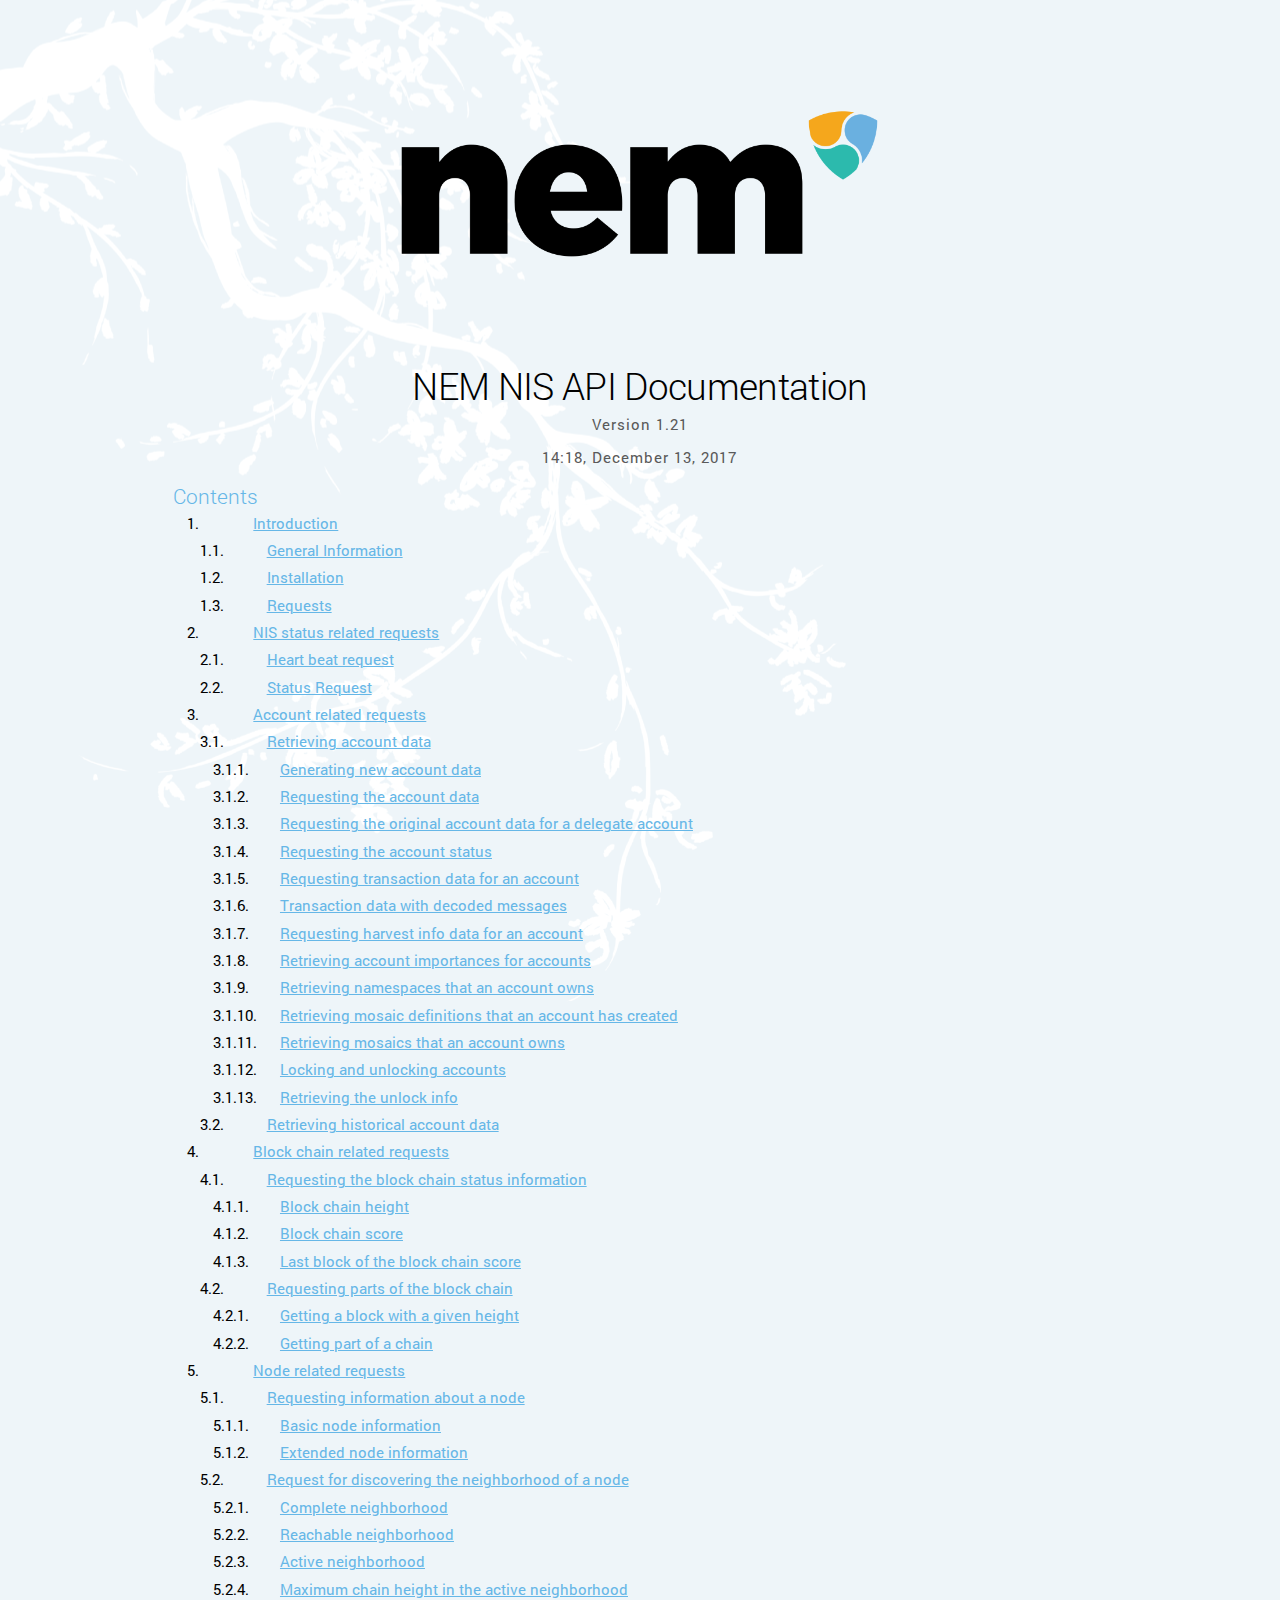
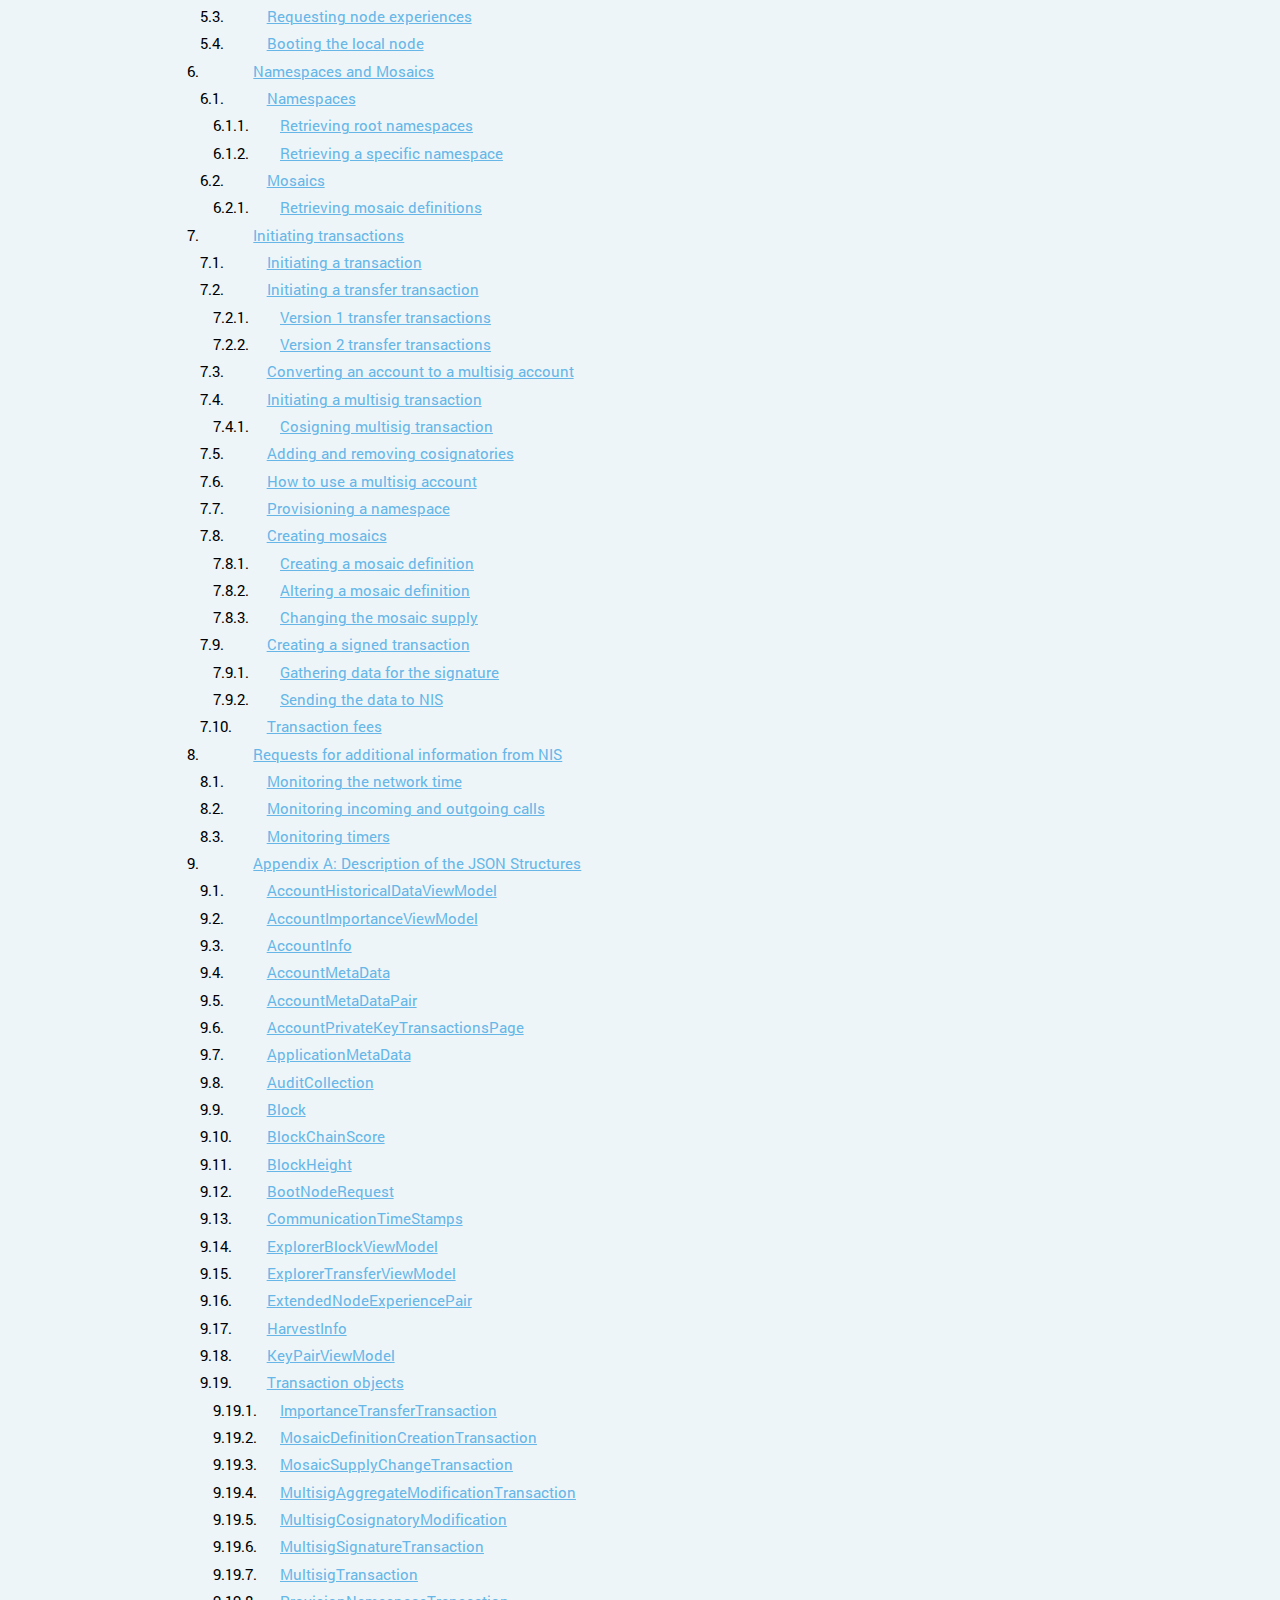
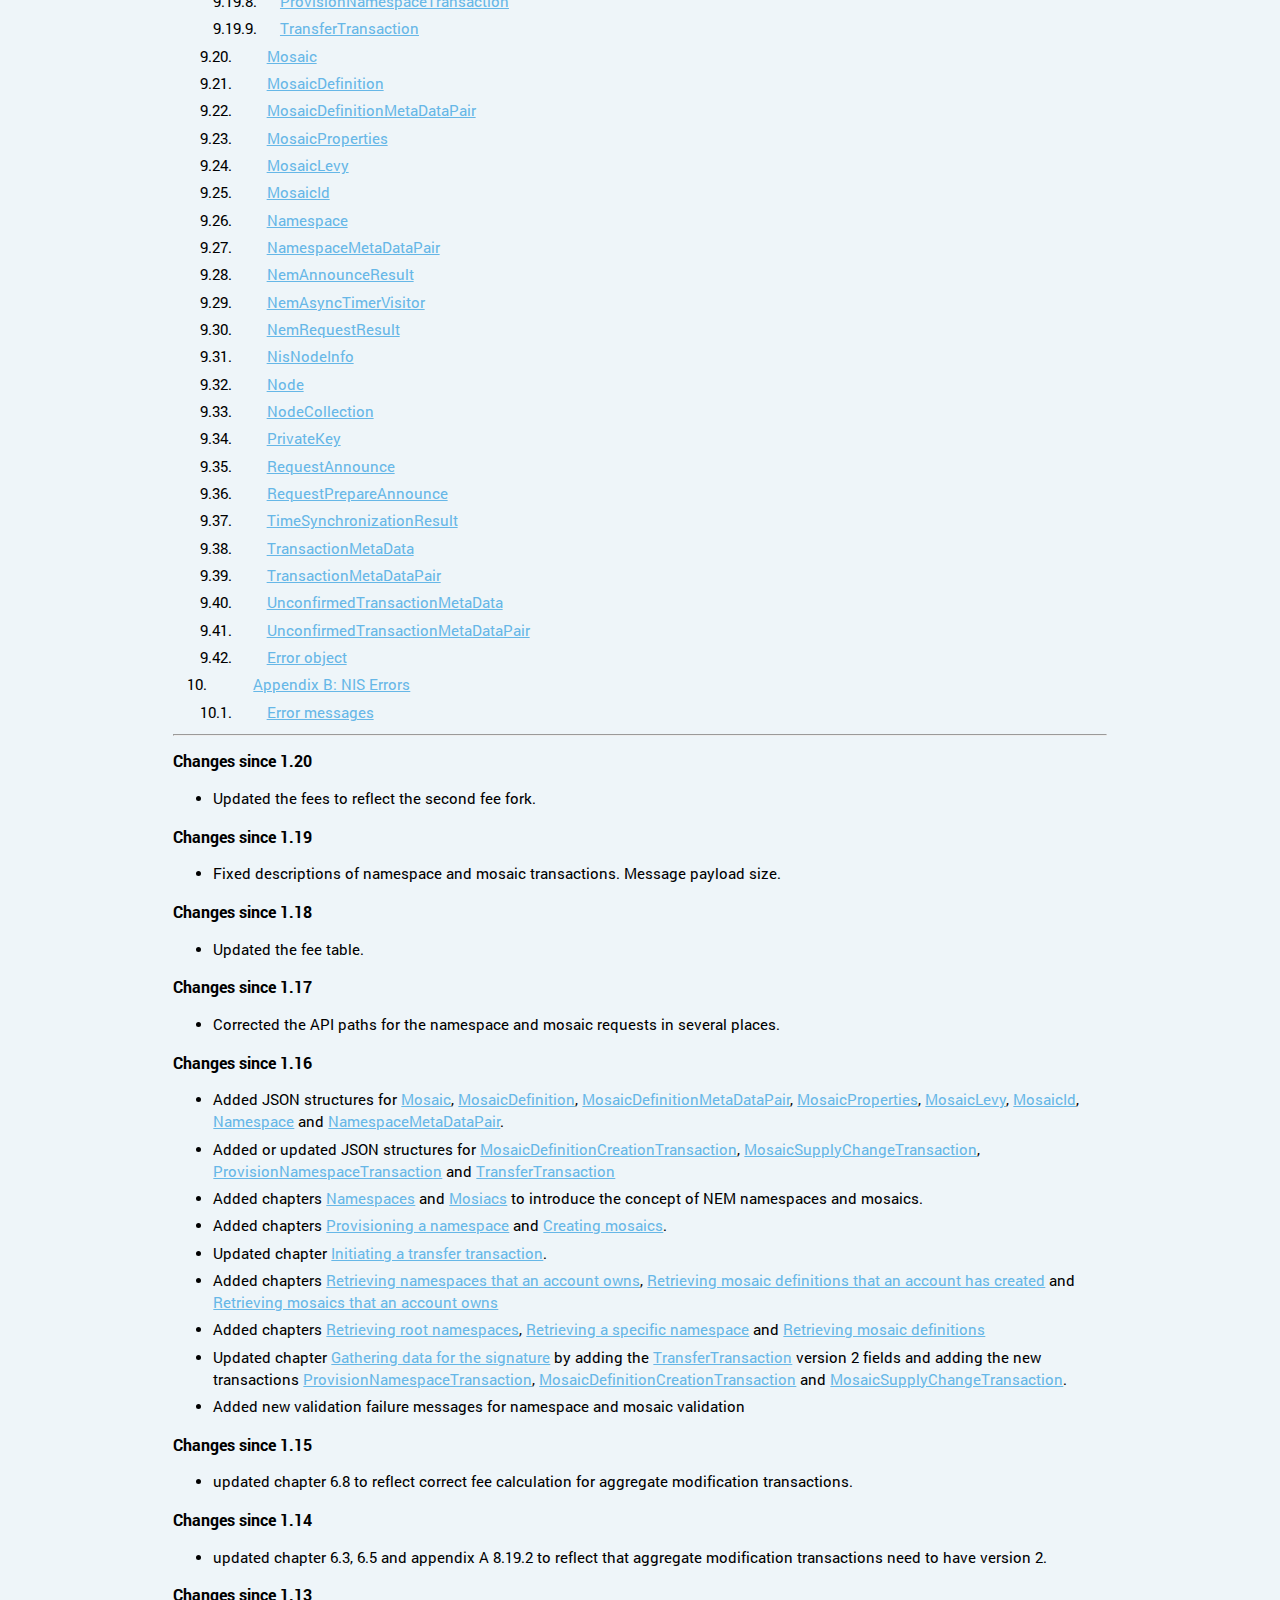
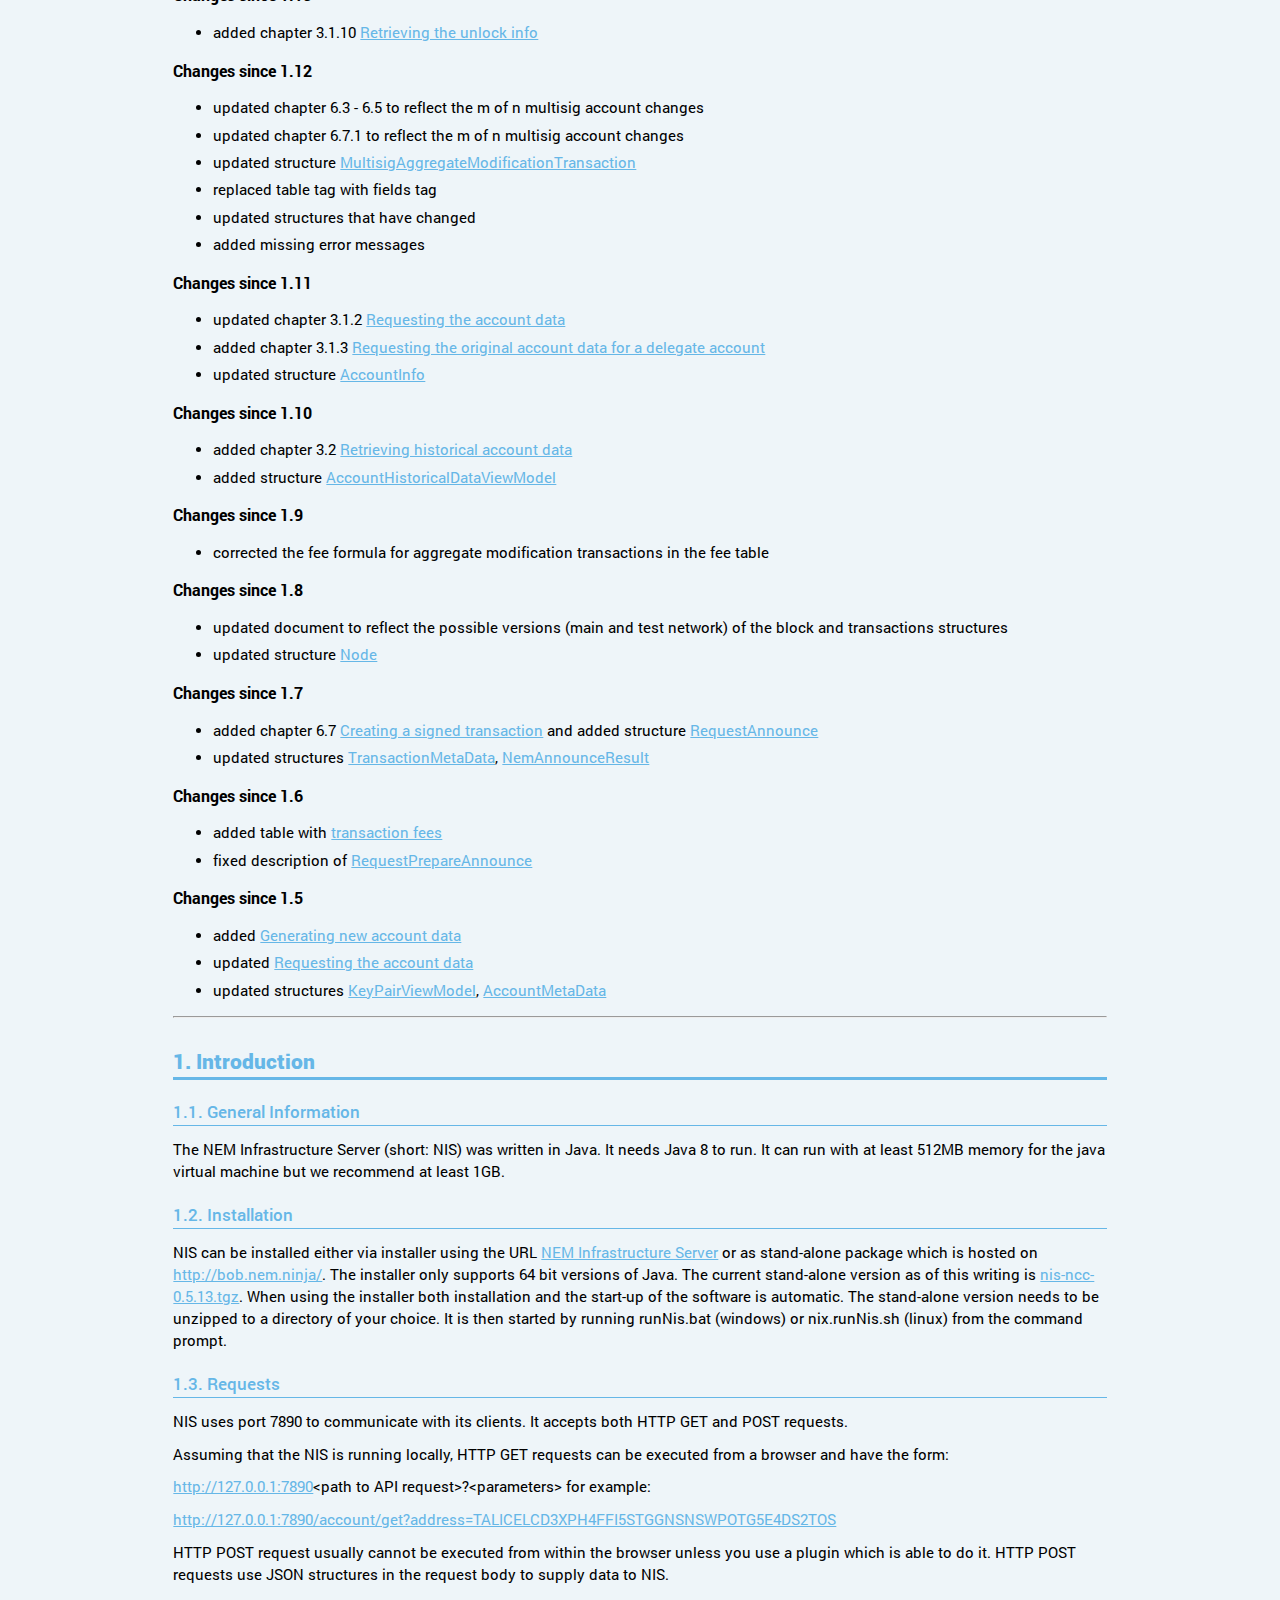
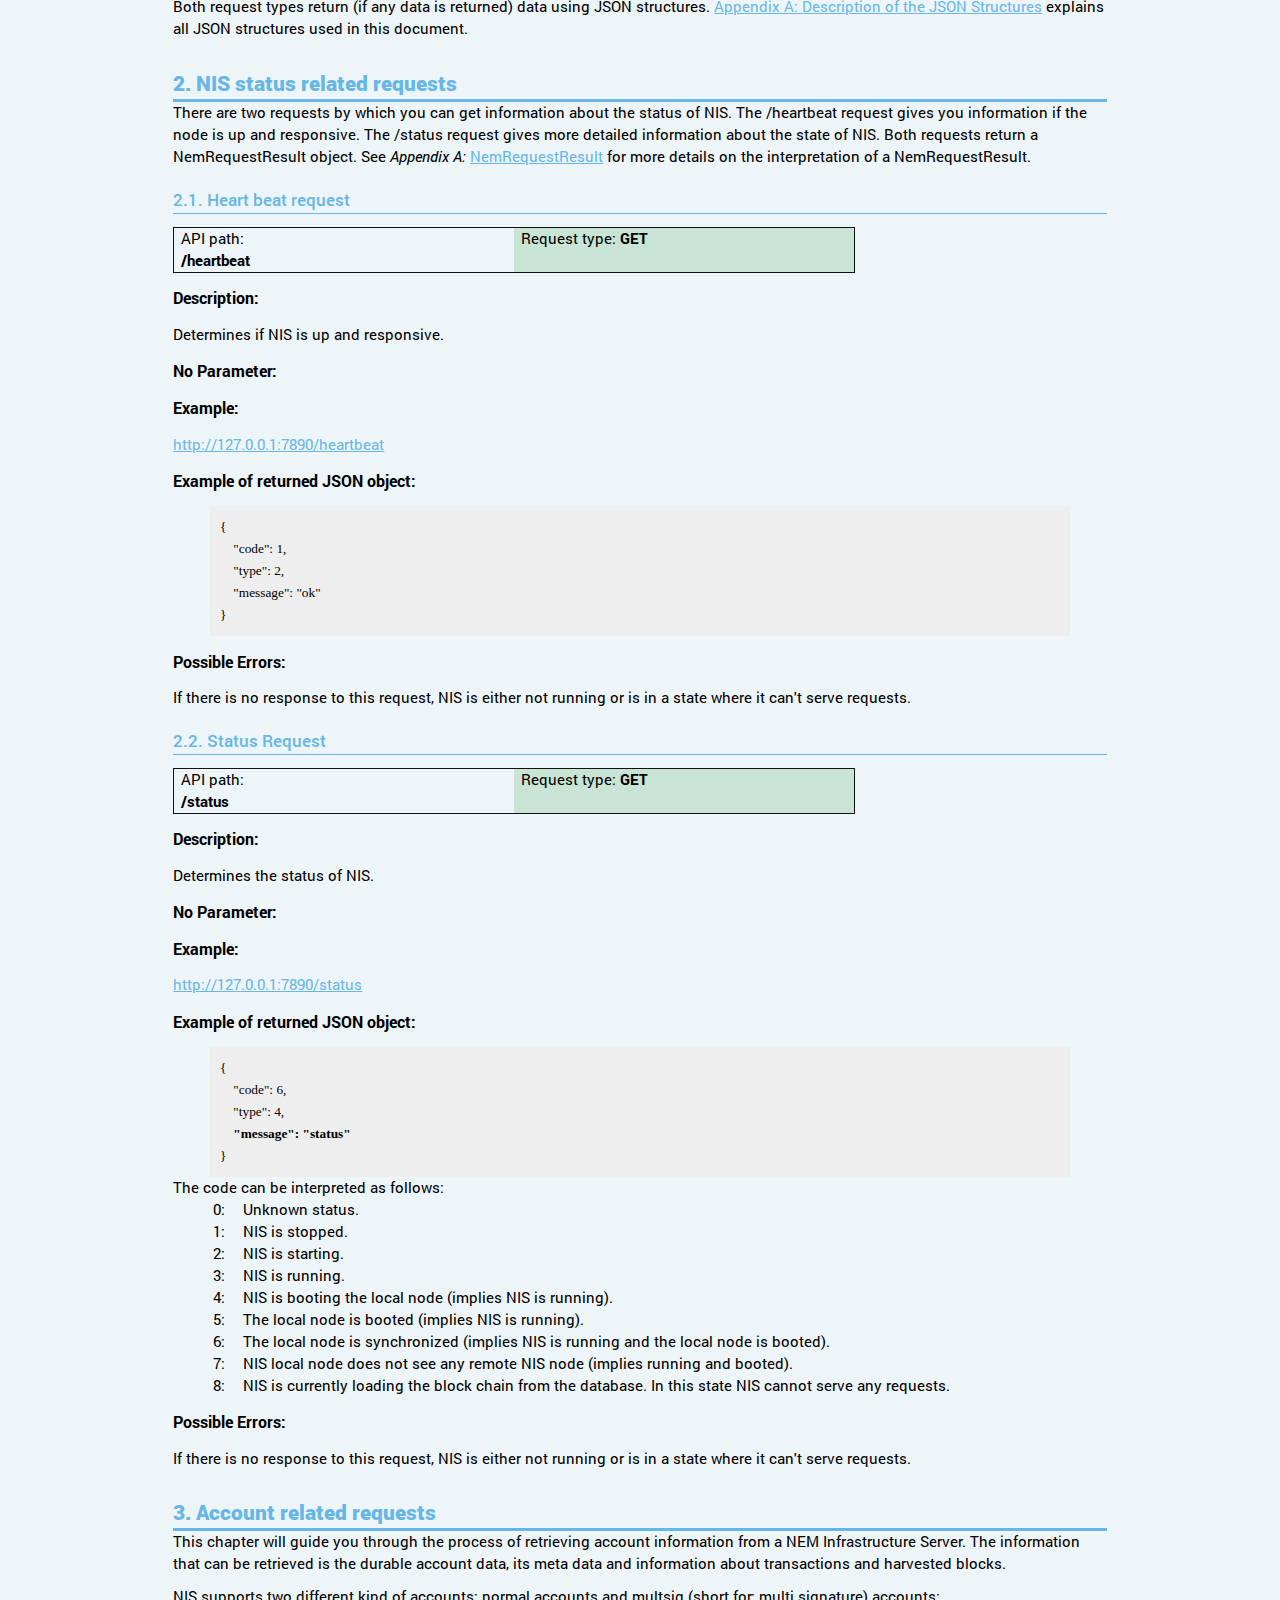
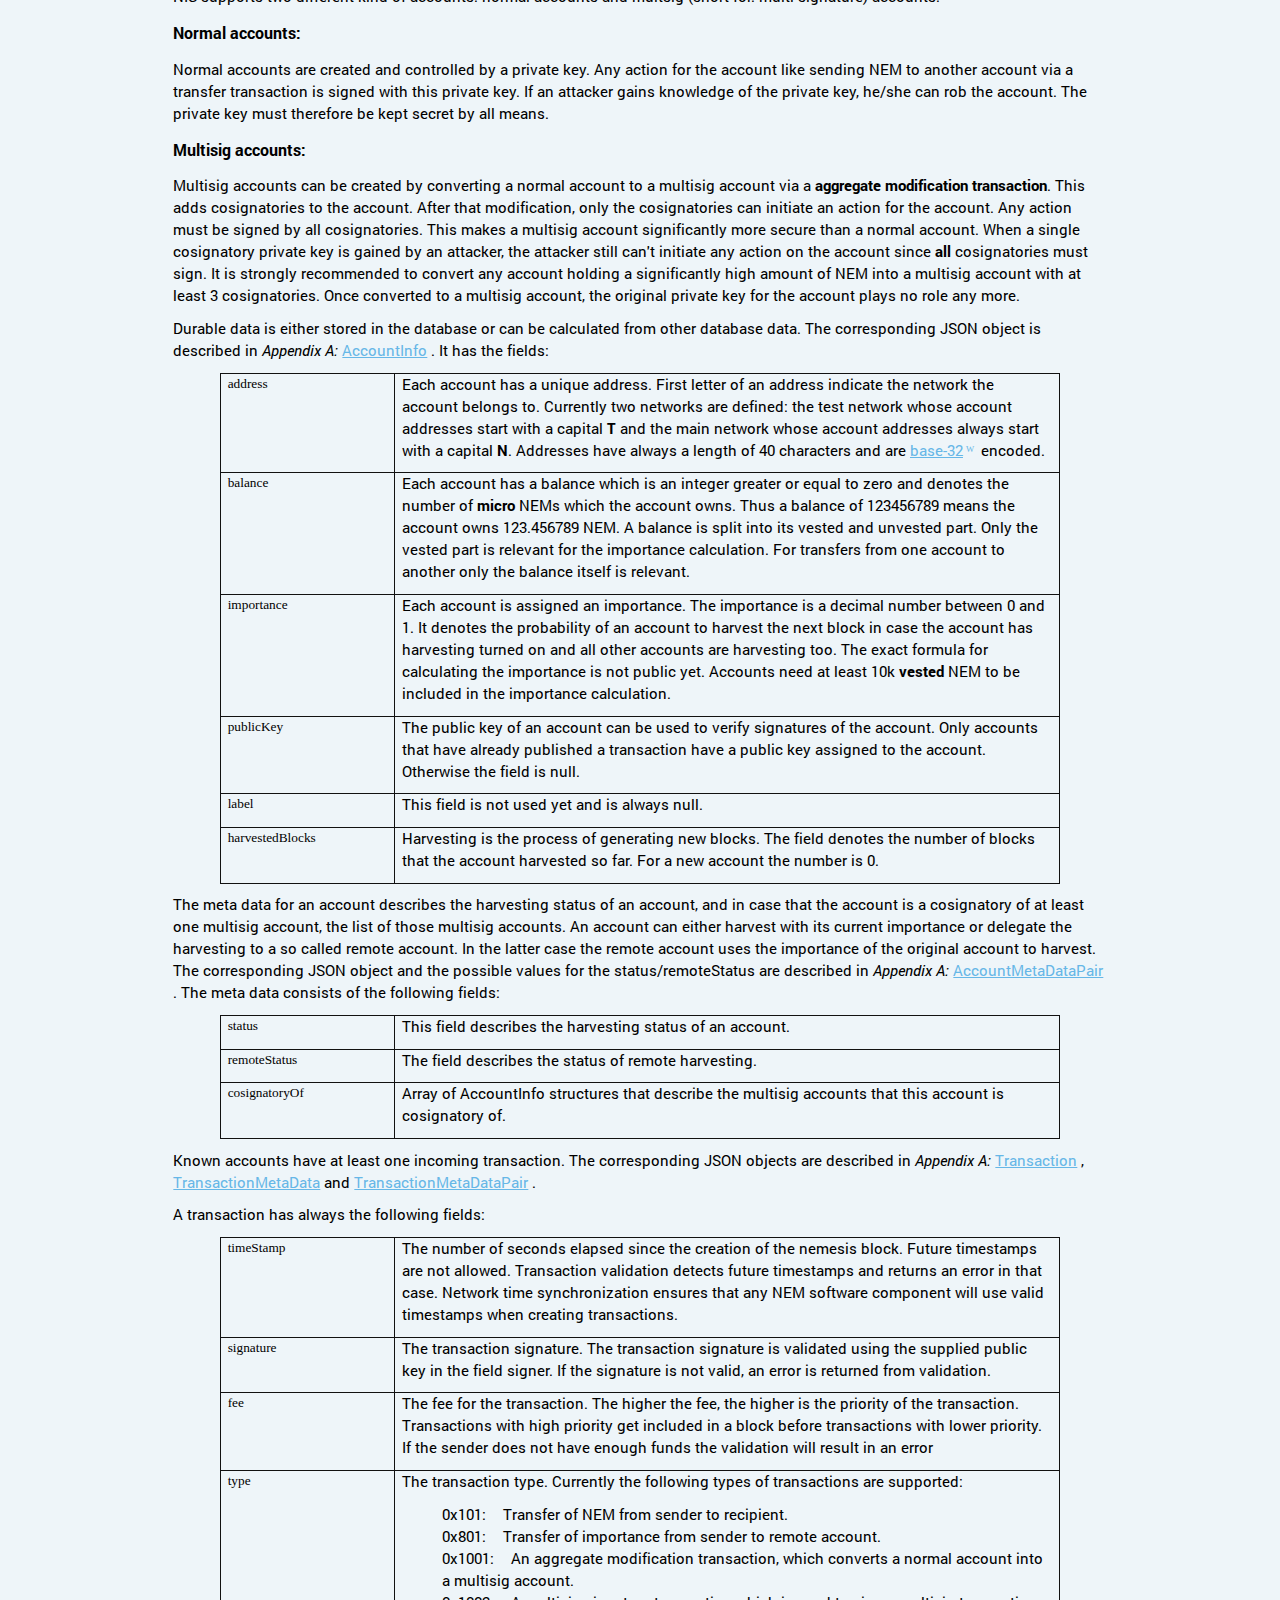
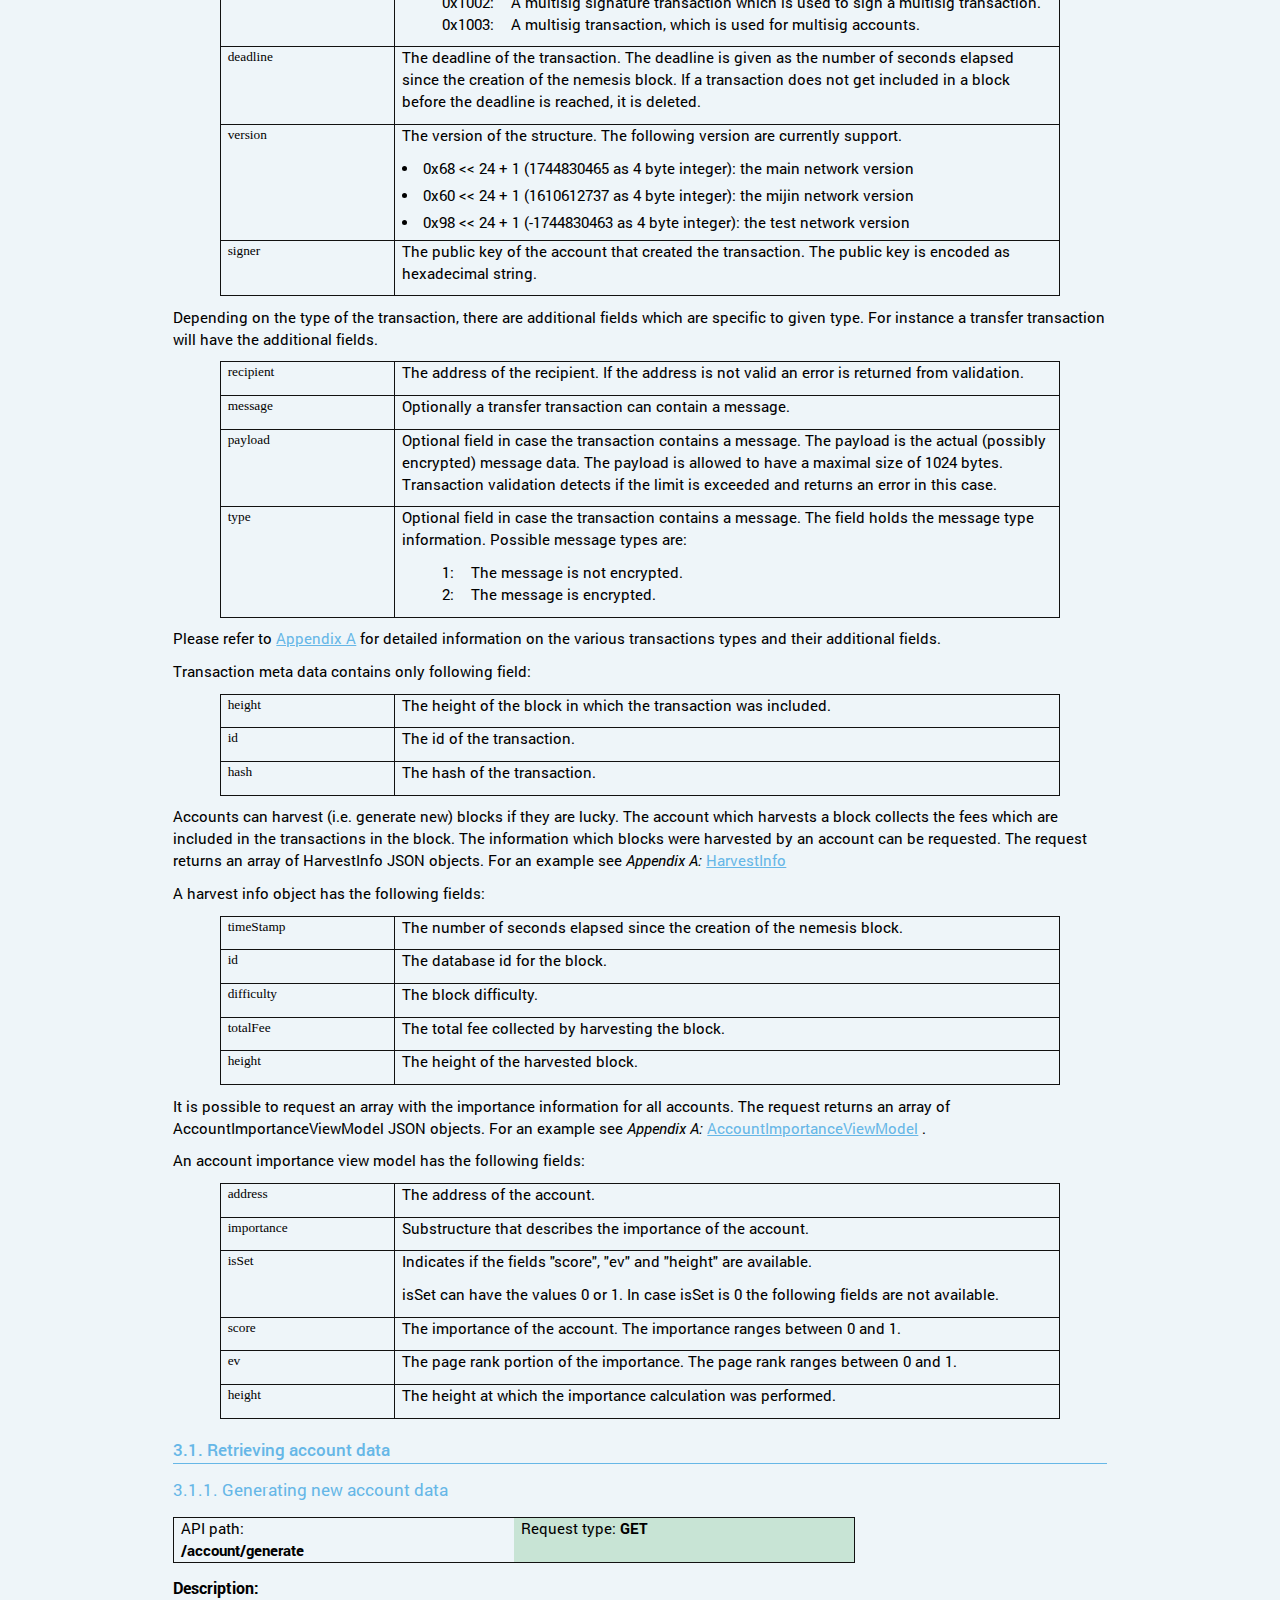
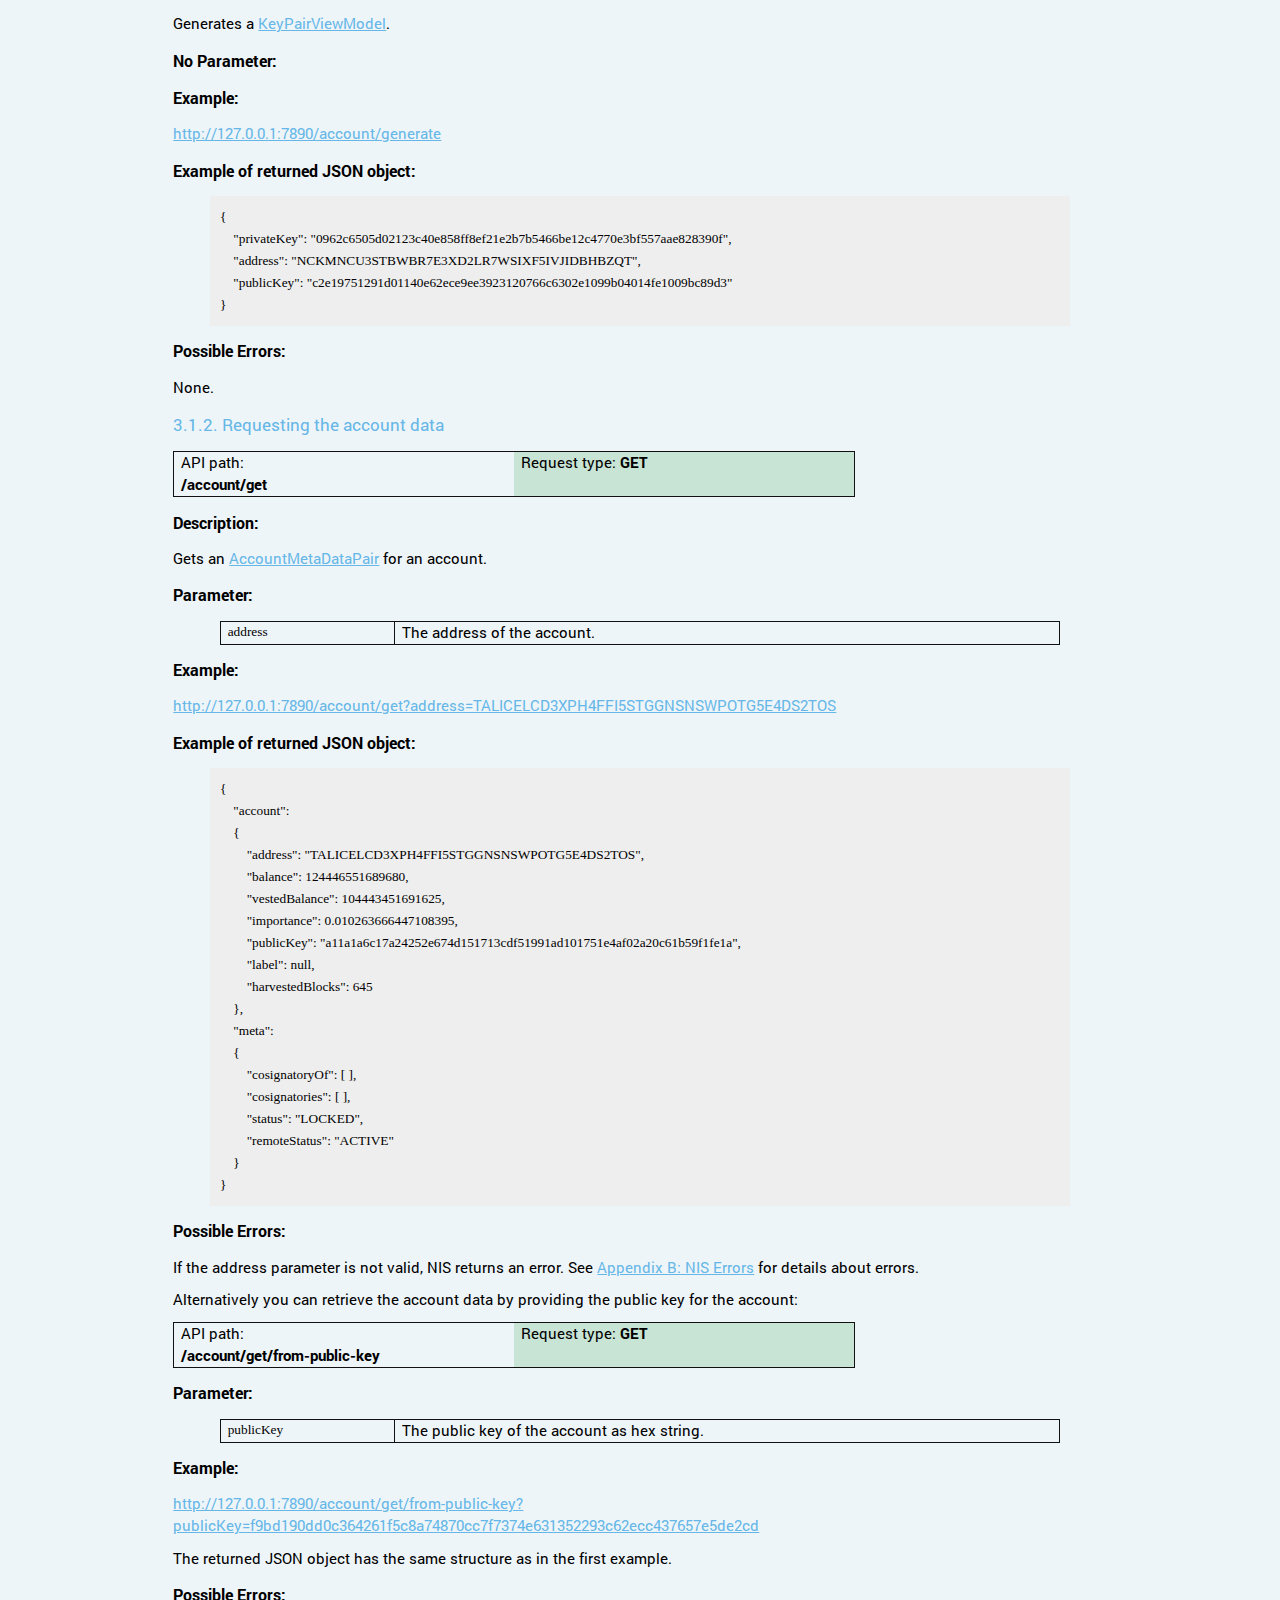
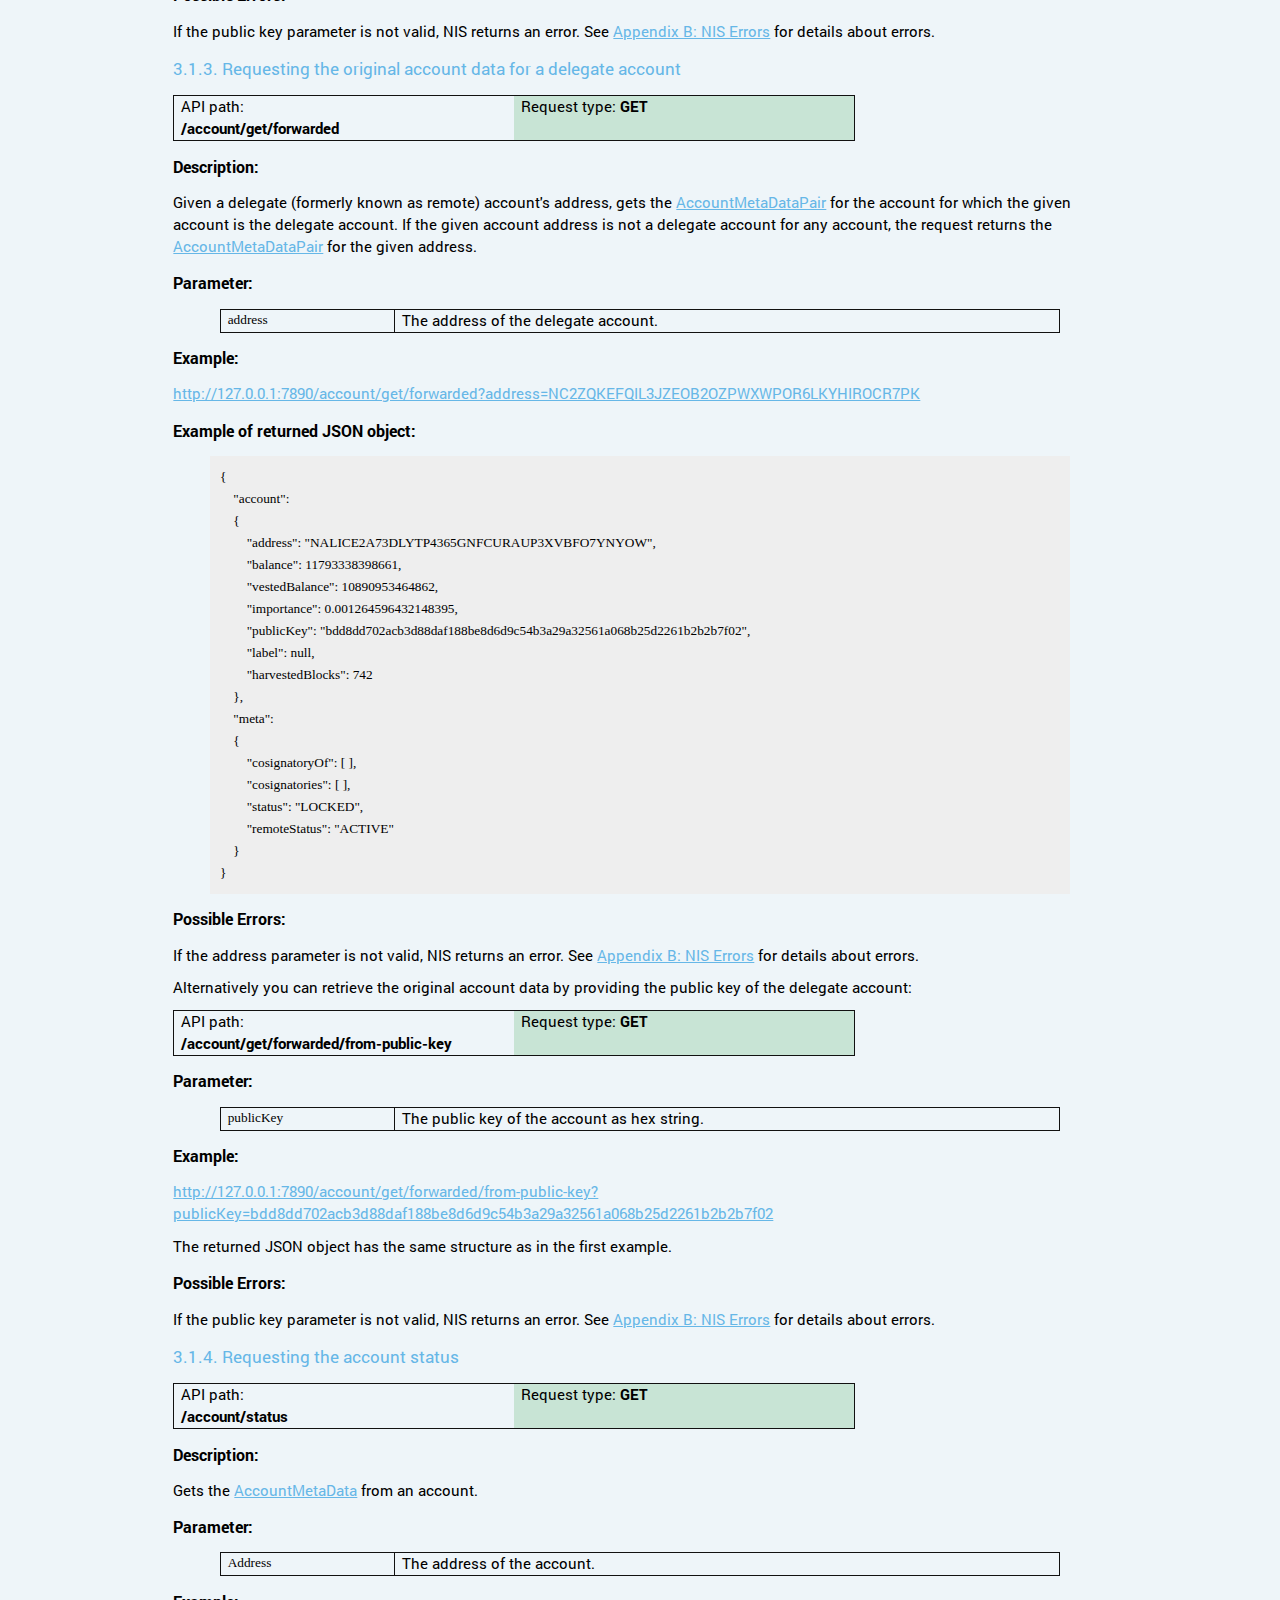
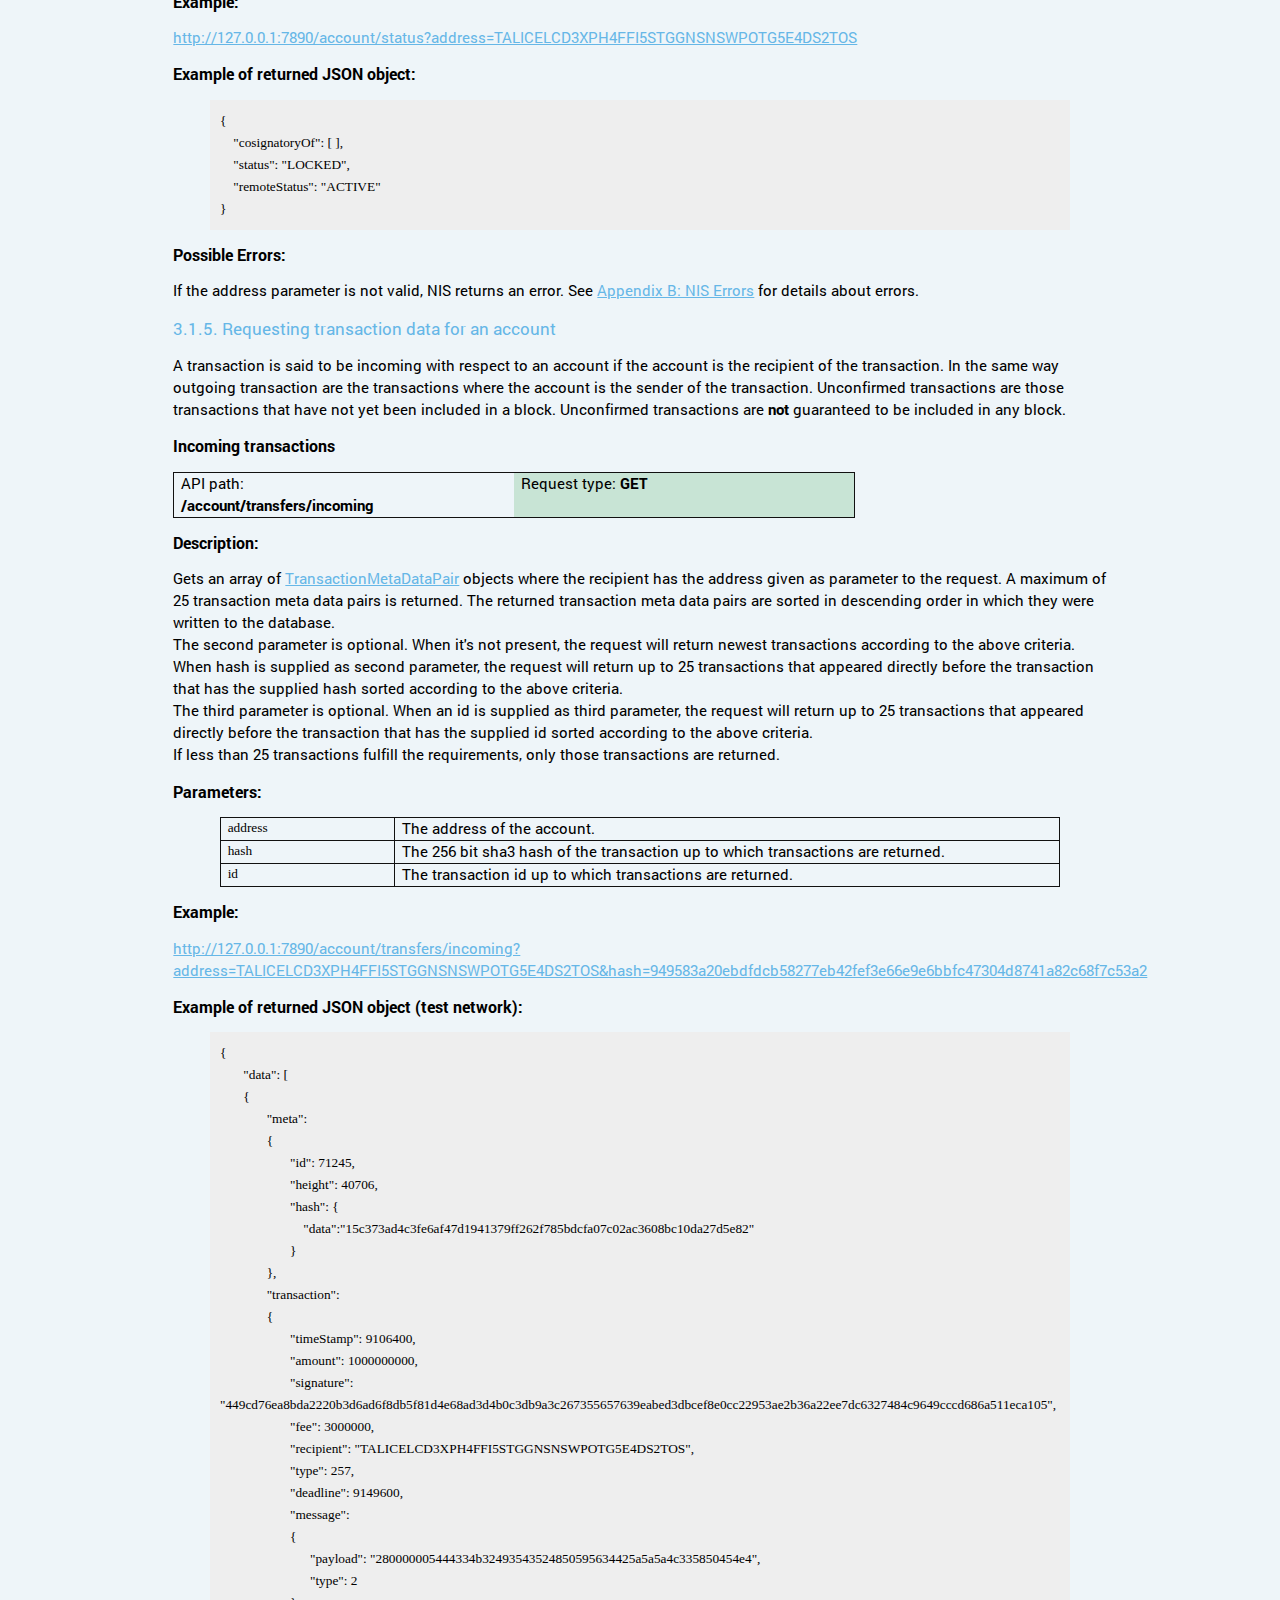
<file: index.html>
<!--suppress HtmlUnknownTag -->
<html>
<head>
<meta content="text/html; charset=utf-8" http-equiv="Content-Type"/>
<link href="style.css" rel="stylesheet" type="text/css"/>
</head>
<body>
<div class="document">
<p class="NemTitle"><img src="logo.png"/></p>
<p class="NemTitleText">NEM NIS API Documentation</p>
<p class="NemSubtitle">Version 1.21</p>
<p class="NemSubtitle">
<time datetime="2017-12-13 14:18:00Z">14:18, December 13, 2017</time>
</p>
<p style="page-break-before:always"></p>
<p class="NemTocHeading">Contents</p>
<div id="toc"><ol>
<li><a href="#introduction">Introduction</a>
<ol>
<li><a href="#general-information">General Information</a></li>
<li><a href="#installation">Installation</a></li>
<li><a href="#requests">Requests</a></li>
</ol>
</li>
<li><a href="#NIS-status-related-requests">NIS status related requests</a>
<ol>
<li><a href="#heart-beat-request">Heart beat request</a></li>
<li><a href="#status-request">Status Request</a></li>
</ol>
</li>
<li><a href="#account-related-requests">Account related requests</a>
<ol>
<li><a href="#retrieving-account-data">Retrieving account data</a>
<ol>
<li><a href="#generating-new-account-data">Generating new account data</a></li>
<li><a href="#requesting-the-account-data">Requesting the account data</a></li>
<li><a href="#requesting-the-original-account-data-for-a-delegate-account">Requesting the original account data for a delegate account</a></li>
<li><a href="#requesting-the-account-status">Requesting the account status</a></li>
<li><a href="#requesting-transaction-data-for-an-account">Requesting transaction data for an account</a></li>
<li><a href="#transaction-data-with-decoded-messages">Transaction data with decoded messages</a></li>
<li><a href="#requesting-harvest-info-data-for-an-account">Requesting harvest info data for an account</a></li>
<li><a href="#retrieving-account-importances-for-accounts">Retrieving account importances for accounts</a></li>
<li><a href="#retrieving-namespaces-that-an-account-owns">Retrieving namespaces that an account owns</a></li>
<li><a href="#retrieving-mosaic-definitions-that-an-account-has-created">Retrieving mosaic definitions that an account has created</a></li>
<li><a href="#retrieving-mosaics-that-an-account-owns">Retrieving mosaics that an account owns</a></li>
<li><a href="#locking-and-unlocking-accounts">Locking and unlocking accounts</a></li>
<li><a href="#retrieving-the-unlock-info">Retrieving the unlock info</a></li>
</ol>
</li>
<li><a href="#retrieving-historical-account-data">Retrieving historical account data</a></li>
</ol>
</li>
<li><a href="#block-chain-related-requests">Block chain related requests</a>
<ol>
<li><a href="#requesting-the-block-chain-status-information">Requesting the block chain status information</a>
<ol>
<li><a href="#block-chain-height">Block chain height</a></li>
<li><a href="#block-chain-score">Block chain score</a></li>
<li><a href="#last-block-of-the-block-chain-score">Last block of the block chain score</a></li>
</ol>
</li>
<li><a href="#requesting-parts-of-the-block-chain">Requesting parts of the block chain</a>
<ol>
<li><a href="#getting-a-block-with-a-given-height">Getting a block with a given height</a></li>
<li><a href="#getting-part-of-a-chain">Getting part of a chain</a></li>
</ol>
</li>
</ol>
</li>
<li><a href="#node-related-requests">Node related requests</a>
<ol>
<li><a href="#requesting-information-about-a-node">Requesting information about a node</a>
<ol>
<li><a href="#basic-node-information">Basic node information</a></li>
<li><a href="#extended-node-information">Extended node information</a></li>
</ol>
</li>
<li><a href="#request-for-discovering-the-neighborhood-of-a-node">Request for discovering the neighborhood of a node</a>
<ol>
<li><a href="#complete-neighborhood">Complete neighborhood</a></li>
<li><a href="#reachable-neighborhood">Reachable neighborhood</a></li>
<li><a href="#active-neighborhood">Active neighborhood</a></li>
<li><a href="#maximum-chain-height-in-the-active-neighborhood">Maximum chain height in the active neighborhood</a></li>
</ol>
</li>
<li><a href="#requesting-node-experiences">Requesting node experiences</a></li>
<li><a href="#booting-the-local-node">Booting the local node</a></li>
</ol>
</li>
<li><a href="#namespaces-and-mosaics">Namespaces and Mosaics</a>
<ol>
<li><a href="#namespaces">Namespaces</a>
<ol>
<li><a href="#retrieving-root-namespaces">Retrieving root namespaces</a></li>
<li><a href="#retrieving-a-specific-namespace">Retrieving a specific namespace</a></li>
</ol>
</li>
<li><a href="#mosaics">Mosaics</a>
<ol>
<li><a href="#retrieving-mosaic-definitions">Retrieving mosaic definitions</a></li>
</ol>
</li>
</ol>
</li>
<li><a href="#initiating-transactions">Initiating transactions</a>
<ol>
<li><a href="#initiating-a-transaction">Initiating a transaction</a></li>
<li><a href="#initiating-a-transfer-transaction">Initiating a transfer transaction</a>
<ol>
<li><a href="#version-1-transfer-transactions">Version 1 transfer transactions</a></li>
<li><a href="#version-2-transfer-transactions">Version 2 transfer transactions</a></li>
</ol>
</li>
<li><a href="#converting-an-account-to-a-multisig-account">Converting an account to a multisig account</a></li>
<li><a href="#initiating-a-multisig-transaction">Initiating a multisig transaction</a>
<ol>
<li><a href="#cosigning-multisig-transaction">Cosigning multisig transaction</a></li>
</ol>
</li>
<li><a href="#adding-and-removing-cosignatories">Adding and removing cosignatories</a></li>
<li><a href="#how-to-use-a-multisig-account">How to use a multisig account</a></li>
<li><a href="#provisioning-a-namespace">Provisioning a namespace</a></li>
<li><a href="#creating-mosaics">Creating mosaics</a>
<ol>
<li><a href="#creating-a-mosaic-definition">Creating a mosaic definition</a></li>
<li><a href="#altering-a-mosaic-definition">Altering a mosaic definition</a></li>
<li><a href="#changing-the-mosaic-supply">Changing the mosaic supply</a></li>
</ol>
</li>
<li><a href="#creating-a-signed-transaction">Creating a signed transaction</a>
<ol>
<li><a href="#gathering-data-for-the-signature">Gathering data for the signature</a></li>
<li><a href="#sending-the-data-to-NIS">Sending the data to NIS</a></li>
</ol>
</li>
<li><a href="#transaction-fees">Transaction fees</a></li>
</ol>
</li>
<li><a href="#requests-for-additional-information-from-NIS">Requests for additional information from NIS</a>
<ol>
<li><a href="#monitoring-the-network-time">Monitoring the network time</a></li>
<li><a href="#monitoring-incoming-and-outgoing-calls">Monitoring incoming and outgoing calls</a></li>
<li><a href="#monitoring-timers">Monitoring timers</a></li>
</ol>
</li>
<li><a href="#appendix-A:-description-of-the-JSON-structures">Appendix A: Description of the JSON Structures</a>
<ol>
<li><a href="#accountHistoricalDataViewModel">AccountHistoricalDataViewModel</a></li>
<li><a href="#accountImportanceViewModel">AccountImportanceViewModel</a></li>
<li><a href="#accountInfo">AccountInfo</a></li>
<li><a href="#accountMetaData">AccountMetaData</a></li>
<li><a href="#accountMetaDataPair">AccountMetaDataPair</a></li>
<li><a href="#accountPrivateKeyTransactionsPage">AccountPrivateKeyTransactionsPage</a></li>
<li><a href="#applicationMetaData">ApplicationMetaData</a></li>
<li><a href="#auditCollection">AuditCollection</a></li>
<li><a href="#block">Block</a></li>
<li><a href="#blockChainScore">BlockChainScore</a></li>
<li><a href="#blockHeight">BlockHeight</a></li>
<li><a href="#bootNodeRequest">BootNodeRequest</a></li>
<li><a href="#communicationTimeStamps">CommunicationTimeStamps</a></li>
<li><a href="#explorerBlockViewModel">ExplorerBlockViewModel</a></li>
<li><a href="#explorerTransferViewModel">ExplorerTransferViewModel</a></li>
<li><a href="#extendedNodeExperiencePair">ExtendedNodeExperiencePair</a></li>
<li><a href="#harvestInfo">HarvestInfo</a></li>
<li><a href="#keyPairViewModel">KeyPairViewModel</a></li>
<li><a href="#transaction-objects">Transaction objects</a>
<ol>
<li><a href="#importanceTransferTransaction">ImportanceTransferTransaction</a></li>
<li><a href="#mosaicDefinitionCreationTransaction">MosaicDefinitionCreationTransaction</a></li>
<li><a href="#mosaicSupplyChangeTransaction">MosaicSupplyChangeTransaction</a></li>
<li><a href="#multisigAggregateModificationTransaction">MultisigAggregateModificationTransaction</a></li>
<li><a href="#multisigCosignatoryModification">MultisigCosignatoryModification</a></li>
<li><a href="#multisigSignatureTransaction">MultisigSignatureTransaction</a></li>
<li><a href="#multisigTransaction">MultisigTransaction</a></li>
<li><a href="#provisionNamespaceTransaction">ProvisionNamespaceTransaction</a></li>
<li><a href="#transferTransaction">TransferTransaction</a></li>
</ol>
</li>
<li><a href="#mosaic">Mosaic</a></li>
<li><a href="#mosaicDefinition">MosaicDefinition</a></li>
<li><a href="#mosaicDefinitionMetaDataPair">MosaicDefinitionMetaDataPair</a></li>
<li><a href="#mosaicProperties">MosaicProperties</a></li>
<li><a href="#mosaicLevy">MosaicLevy</a></li>
<li><a href="#mosaicId">MosaicId</a></li>
<li><a href="#namespace">Namespace</a></li>
<li><a href="#namespaceMetaDataPair">NamespaceMetaDataPair</a></li>
<li><a href="#nemAnnounceResult">NemAnnounceResult</a></li>
<li><a href="#nemAsyncTimerVisitor">NemAsyncTimerVisitor</a></li>
<li><a href="#nemRequestResult">NemRequestResult</a></li>
<li><a href="#nisNodeInfo">NisNodeInfo</a></li>
<li><a href="#node">Node</a></li>
<li><a href="#nodeCollection">NodeCollection</a></li>
<li><a href="#privateKey">PrivateKey</a></li>
<li><a href="#requestAnnounce">RequestAnnounce</a></li>
<li><a href="#requestPrepareAnnounce">RequestPrepareAnnounce</a></li>
<li><a href="#timeSynchronizationResult">TimeSynchronizationResult</a></li>
<li><a href="#transactionMetaData">TransactionMetaData</a></li>
<li><a href="#transactionMetaDataPair">TransactionMetaDataPair</a></li>
<li><a href="#unconfirmedTransactionMetaData">UnconfirmedTransactionMetaData</a></li>
<li><a href="#unconfirmedTransactionMetaDataPair">UnconfirmedTransactionMetaDataPair</a></li>
<li><a href="#error-object">Error object</a></li>
</ol>
</li>
<li><a href="#appendix-B:-NIS-errors">Appendix B: NIS Errors</a>
<ol>
<li><a href="#error-messages">Error messages</a></li>
</ol>
</li>
</ol>
</div>
<hr/>
<div>
<h4>Changes since 1.20</h4>
<ul>
<li>Updated the fees to reflect the second fee fork.</li>
</ul>
<h4>Changes since 1.19</h4>
<ul>
<li>Fixed descriptions of namespace and mosaic transactions. Message payload size.</li>
</ul>
<h4>Changes since 1.18</h4>
<ul>
<li>Updated the fee table.</li>
</ul>
<h4>Changes since 1.17</h4>
<ul>
<li>Corrected the API paths for the namespace and mosaic requests in several places.</li>
</ul>
<h4>Changes since 1.16</h4>
<ul>
<li>Added JSON structures for <a href="#mosaic">Mosaic</a>, <a href="#mosaicDefinition">MosaicDefinition</a>,
                <a href="#mosaicDefinitionMetaDataPair">MosaicDefinitionMetaDataPair</a>, <a href="#mosaicProperties">MosaicProperties</a>,
                <a href="#mosaicLevy">MosaicLevy</a>, <a href="#mosaicId">MosaicId</a>, <a href="#namespace">Namespace</a> and
                <a href="#namespaceMetaDataPair">NamespaceMetaDataPair</a>.
            </li>
<li>Added or updated JSON structures for <a href="#mosaicDefinitionCreationTransaction">MosaicDefinitionCreationTransaction</a>,
                <a href="#mosaicSupplyChangeTransaction">MosaicSupplyChangeTransaction</a>, <a href="#provisionNamespaceTransaction">ProvisionNamespaceTransaction</a>
                and
                <a href="#transferTransaction">TransferTransaction</a></li>
<li>Added chapters <a href="#namespaces">Namespaces</a> and <a href="#mosaics">Mosiacs</a> to introduce the concept of NEM namespaces and mosaics.
            </li>
<li>Added chapters <a href="#provisioning-a-namespace">Provisioning a namespace</a> and <a href="#creating-mosaics">Creating mosaics</a>.</li>
<li>Updated chapter <a href="#initiating-a-transfer-transaction">Initiating a transfer transaction</a>.</li>
<li>Added chapters <a href="#retrieving-namespaces-that-a-account-owns">Retrieving namespaces that an account owns</a>,
                <a href="#retrieving-mosaic-definitions-that-an-account-has-created">Retrieving mosaic definitions that an account has created</a> and
                <a href="#retrieving-mosaics-that-an-account-owns">Retrieving mosaics that an account owns</a></li>
<li>Added chapters <a href="#retrieving-root-namespaces">Retrieving root namespaces</a>,
                <a href="#retrieving-a-specific-namespace">Retrieving a specific namespace</a> and
                <a href="#retrieving-mosaic-definitions">Retrieving mosaic definitions</a></li>
<li>Updated chapter <a href="#gathering-data-for-the-signature">Gathering data for the signature</a> by adding the
                <a href="#transferTransaction">TransferTransaction</a> version 2 fields and adding the new transactions
                <a href="#provisionNamespaceTransaction">ProvisionNamespaceTransaction</a>,
                <a href="#mosaicDefinitionCreationTransaction">MosaicDefinitionCreationTransaction</a> and
                <a href="#mosaicSupplyChangeTransaction">MosaicSupplyChangeTransaction</a>.
            </li>
<li>Added new validation failure messages for namespace and mosaic validation</li>
</ul>
<h4>Changes since 1.15</h4>
<ul>
<li>updated chapter 6.8 to reflect correct fee calculation for aggregate modification transactions.</li>
</ul>
<h4>Changes since 1.14</h4>
<ul>
<li>updated chapter 6.3, 6.5 and appendix A 8.19.2 to reflect that aggregate modification transactions need to have version 2.</li>
</ul>
<h4>Changes since 1.13</h4>
<ul>
<li>added chapter 3.1.10 <a href="#retrieving-the-unlock-info"> Retrieving the unlock info</a></li>
</ul>
<h4>Changes since 1.12</h4>
<ul>
<li>updated chapter 6.3 - 6.5 to reflect the m of n multisig account changes</li>
<li>updated chapter 6.7.1 to reflect the m of n multisig account changes</li>
<li>updated structure <a href="#multisigAggregateModificationTransaction">MultisigAggregateModificationTransaction</a></li>
<li>replaced table tag with fields tag</li>
<li>updated structures that have changed</li>
<li>added missing error messages</li>
</ul>
<h4>Changes since 1.11</h4>
<ul>
<li>updated chapter 3.1.2 <a href="#requesting-the-account-data"> Requesting the account data</a></li>
<li>added chapter 3.1.3 <a href="#requesting-the-original-account-data-for-a-delegate-account"> Requesting the original account data for a delegate
                account</a></li>
<li>updated structure <a href="#accountInfo">AccountInfo</a></li>
</ul>
<h4>Changes since 1.10</h4>
<ul>
<li>added chapter 3.2 <a href="#retrieving-historical-account-data"> Retrieving historical account data</a></li>
<li>added structure <a href="#accountHistoricalDataViewModel">AccountHistoricalDataViewModel</a></li>
</ul>
<h4>Changes since 1.9</h4>
<ul>
<li>corrected the fee formula for aggregate modification transactions in the fee table</li>
</ul>
<h4>Changes since 1.8</h4>
<ul>
<li>updated document to reflect the possible versions (main and test network) of the block and transactions structures</li>
<li>updated structure <a href="#node">Node</a></li>
</ul>
<h4>Changes since 1.7</h4>
<ul>
<li>added chapter 6.7 <a href="#creating-a-signed-transaction"> Creating a signed transaction</a> and added structure <a href="#requestAnnounce">RequestAnnounce</a>
</li>
<li>updated structures <a href="#transactionMetaData">TransactionMetaData</a>, <a href="#nemAnnounceResult">NemAnnounceResult</a></li>
</ul>
<h4>Changes since 1.6</h4>
<ul>
<li>added table with <a href="#transaction-fees">transaction fees</a></li>
<li>fixed description of <a href="#requestPrepareAnnounce">RequestPrepareAnnounce</a></li>
</ul>
<h4>Changes since 1.5</h4>
<ul>
<li>added <a href="#generating-new-account-data">Generating new account data</a></li>
<li>updated <a href="#requesting-the-account-data">Requesting the account data</a></li>
<li>updated structures <a href="#keyPairViewModel">KeyPairViewModel</a>, <a href="#accountMetaData">AccountMetaData</a></li>
</ul>
</div>
<hr/>
<h1 id="introduction">Introduction</h1>
<h2 id="general-information">General Information</h2>
<p>The NEM Infrastructure Server (short: NIS) was written in Java. It needs Java 8 to run. It can run with at least 512MB memory for the java virtual
        machine but we recommend at least 1GB.</p>
<h2 id="installation">Installation</h2>
<p>NIS can be installed either via installer using the URL <a href="http://bob.nem.ninja/installer/">NEM Infrastructure Server</a> or as stand-alone package
        which is hosted on <a href="http://bob.nem.ninja/">http://bob.nem.ninja/</a>. The installer only supports 64 bit versions of Java. The current
        stand-alone version as of this writing is <a href="http://bob.nem.ninja/nis-ncc-0.5.13.tgz">nis-ncc-0.5.13.tgz</a>. When using the installer both
        installation and the start-up of the software is automatic. The stand-alone version needs to be unzipped to a directory of your choice. It is then
        started by running runNis.bat (windows) or nix.runNis.sh (linux) from the command prompt.</p>
<h2 id="requests">Requests</h2>
<p>NIS uses port 7890 to communicate with its clients. It accepts both HTTP GET and POST requests.</p>
<p>Assuming that the NIS is running locally, HTTP GET requests can be executed from a browser and have the form:</p>
<p><a href="http://127.0.0.1:7890/">http://127.0.0.1:7890</a>&lt;path to API request&gt;?&lt;parameters&gt; for example:</p>
<p><a href="http://127.0.0.1:7890/account/get?address=TALICELCD3XPH4FFI5STGGNSNSWPOTG5E4DS2TOS">http://127.0.0.1:7890/account/get?address=TALICELCD3XPH4FFI5STGGNSNSWPOTG5E4DS2TOS</a>
</p>
<p>HTTP POST request usually cannot be executed from within the browser unless you use a plugin which is able to do it. HTTP POST requests use JSON
        structures in the request body to supply data to NIS.</p>
<p>Both request types return (if any data is returned) data using JSON structures. <a href="#appendix-A:-description-of-the-JSON-structures">Appendix A:
        Description of the JSON Structures</a> explains all JSON structures used in this document.</p>
<h1 id="NIS-status-related-requests">NIS status related requests</h1>
<p>There are two requests by which you can get information about the status of NIS. The /heartbeat request gives you information if the node is up and
        responsive. The /status request gives more detailed information about the state of NIS. Both requests return a NemRequestResult object. See
        <span><em>Appendix A:</em> <a href="#nemRequestResult">NemRequestResult</a></span>
        for more details on the interpretation of a NemRequestResult.
    </p>
<!-- ---- ---- ---- ---- ---- ---- ---- ---- ---- ---- ---- ---- ---- ---- ---- -->
<h2 id="heart-beat-request">Heart beat request</h2>
<table class="NemApiGrid"><tr><td>API path:</td><td class="get" rowspan="2">Request type: <b>GET</b></td></tr><tr><td class="path">/heartbeat</td></tr></table>
<h4>Description:</h4>
<p class="NemNoSpacing">Determines if NIS is up and responsive.</p>

<h4>No Parameter:</h4>
<h4>Example:</h4>
<p><a href="http://127.0.0.1:7890/heartbeat">http://127.0.0.1:7890/heartbeat</a></p>
<h4>Example of returned JSON object:</h4>
<pre><samp class="JSON">{
    "code": 1,
    "type": 2,
    "message": "ok"
}</samp></pre>
<h4>Possible Errors:</h4>
<p class="NemNoSpacing">If there is no response to this request,
        NIS is either not running or is in a state where it can't serve requests.</p>
<!-- ---- ---- ---- ---- ---- ---- ---- ---- ---- ---- ---- ---- ---- ---- ---- -->
<h2 id="status-request">Status Request</h2>
<table class="NemApiGrid"><tr><td>API path:</td><td class="get" rowspan="2">Request type: <b>GET</b></td></tr><tr><td class="path">/status</td></tr></table>
<h4>Description:</h4>
<p class="NemNoSpacing">Determines the status of NIS.</p>

<h4>No Parameter:</h4>
<h4>Example:</h4>
<p><a href="http://127.0.0.1:7890/status">http://127.0.0.1:7890/status</a></p>
<h4>Example of returned JSON object:</h4>
<pre><samp class="JSON">{ 
    "code": 6, 
    "type": 4, 
    <b>"message": "status"</b>
}</samp></pre>
<p class="NemNoSpacing">The code can be interpreted as follows:</p>
<div class="FakeList"><p class="NemNoSpacing">0:<span class="sep"> </span> Unknown status.</p><p class="NemNoSpacing">1:<span class="sep"> </span> NIS is stopped.</p><p class="NemNoSpacing">2:<span class="sep"> </span> NIS is starting.</p><p class="NemNoSpacing">3:<span class="sep"> </span> NIS is running.</p><p class="NemNoSpacing">4:<span class="sep"> </span> NIS is booting the local node (implies NIS is running).</p><p class="NemNoSpacing">5:<span class="sep"> </span> The local node is booted (implies NIS is running).</p><p class="NemNoSpacing">6:<span class="sep"> </span> The local node is synchronized (implies NIS is running and the local node is booted).</p><p class="NemNoSpacing">7:<span class="sep"> </span> NIS local node does not see any remote NIS node (implies running and booted).</p><p class="NemNoSpacing">8:<span class="sep"> </span> NIS is currently loading the block chain from the database. In this state NIS cannot serve any requests.</p></div>
<h4>Possible Errors:</h4>
<p class="NemNoSpacing">If there is no response to this request,
        NIS is either not running or is in a state where it can't serve requests.</p>
<h1 id="account-related-requests">Account related requests</h1>
<p>This chapter will guide you through the
        process of retrieving account information from a NEM Infrastructure Server. The
        information that can be retrieved is the durable account data, its meta data
        and information about transactions and harvested blocks.</p>
<p>NIS supports two different kind of accounts: normal accounts and multsig (short for: multi signature) accounts:</p>
<h4>Normal accounts:</h4>
<p>Normal accounts are created and controlled
        by a private key. Any action for the account like sending NEM to another
        account via a transfer transaction is signed with this private key. If an
        attacker gains knowledge of the private key, he/she can rob the account. The
        private key must therefore be kept secret by all means.</p>
<h4>Multisig accounts:</h4>
<p>Multisig accounts can be created by
        converting a normal account to a multisig account via a <b>aggregate
            modification transaction</b>. This adds cosignatories to the account. After that
        modification, only the cosignatories can initiate an action for the account.
        Any action must be signed by all cosignatories. This makes a multisig account
        significantly more secure than a normal account. When a single cosignatory
        private key is gained by an attacker, the attacker still can't initiate any
        action on the account since <b>all</b> cosignatories must sign. It is strongly
        recommended to convert any account holding a significantly high amount of NEM
        into a multisig account with at least 3 cosignatories. Once converted to a
        multisig account, the original private key for the account plays no role any
        more.</p>
<p>Durable data is either stored in the
        database or can be calculated from other database data. The corresponding JSON
        object is described in
        <span><em>Appendix A:</em> <a href="#accountInfo">AccountInfo</a></span>
        . It has the fields:
    </p>
<table class="NemTableGrid">
<tr>
<td>
<p class="JSON">address</p>
</td>
<td>
<p>Each account has a unique address. First letter of an address indicate
                    the network the account belongs to. Currently two networks are defined: the
                    test network whose account addresses start with a capital <b>T</b> and the main
                    network whose account addresses always start with a capital <b>N</b>. Addresses have
                    always a length of 40 characters and are <a href="http://en.wikipedia.org/wiki/Base32">base-32</a> encoded.</p>
</td>
</tr>
<tr>
<td>
<p class="JSON">balance</p>
</td>
<td>
<p>Each account has a balance which is an integer greater or equal to
                    zero and denotes the number of <b>micro</b> NEMs which the account owns. Thus a
                    balance of 123456789 means the account owns 123.456789 NEM. A balance is
                    split into its vested and unvested part. Only the vested part is relevant for
                    the importance calculation. For transfers from one account to another only
                    the balance itself is relevant.</p>
</td>
</tr>
<tr>
<td>
<p class="JSON">importance</p>
</td>
<td>
<p>Each account is assigned an importance. The importance is a
                    decimal number between 0 and 1. It denotes the probability of an account to
                    harvest the next block in case the account has harvesting turned on and all
                    other accounts are harvesting too. The exact formula for calculating the
                    importance is not public yet. Accounts need at least 10k <b>vested</b> NEM to be
                    included in the importance calculation.</p>
</td>
</tr>
<tr>
<td>
<p class="JSON">publicKey</p>
</td>
<td>
<p>The public key of an account can be used
                    to verify signatures of the account. Only accounts that have already
                    published a transaction have a public key assigned to the account. Otherwise
                    the field is null.</p>
</td>
</tr>
<tr>
<td>
<p class="JSON">label</p>
</td>
<td>
<p>This field is not used yet and is always null.</p>
</td>
</tr>
<tr>
<td>
<p class="JSON">harvestedBlocks</p>
</td>
<td>
<p>Harvesting is the process of generating new blocks. The field
                    denotes the number of blocks that the account harvested so far. For a new
                    account the number is 0.</p>
</td>
</tr>
</table>
<p>The meta data for an account describes the
        harvesting status of an account, and in case that the account is a cosignatory
        of at least one multisig account, the list of those multisig accounts. An
        account can either harvest with its current importance or delegate the
        harvesting to a so called remote account. In the latter case the remote account
        uses the importance of the original account to harvest. The corresponding JSON
        object and the possible values for the status/remoteStatus are described in
        <span><em>Appendix A:</em> <a href="#accountMetaDataPair">AccountMetaDataPair</a></span>
        . The meta
        data consists of the following fields:
    </p>
<table class="NemTableGrid">
<tr>
<td>
<p class="JSON">status</p>
</td>
<td>
<p>This field describes the harvesting status of an account.</p>
</td>
</tr>
<tr>
<td>
<p class="JSON">remoteStatus</p>
</td>
<td>
<p>The field describes the status of remote harvesting.</p>
</td>
</tr>
<tr>
<td>
<p class="JSON">cosignatoryOf</p>
</td>
<td>
<p>Array of AccountInfo structures that describe the multisig
                    accounts that this account is cosignatory of.</p>
</td>
</tr>
</table>
<p>Known accounts have at least one incoming
        transaction. The corresponding JSON objects are described in
        <span><em>Appendix A:</em> <a href="#transaction">Transaction</a></span>
        ,
        <a href="#transactionMetaData">TransactionMetaData</a>
        and
        <a href="#transactionMetaDataPair">TransactionMetaDataPair</a>
        .
    </p>
<p>A transaction has always the following fields:</p>
<table class="NemTableGrid">
<tr>
<td>
<p class="JSON">timeStamp</p>
</td>
<td>
<p>The number of seconds elapsed since the creation of the nemesis
                    block. Future timestamps are not allowed. Transaction validation detects
                    future timestamps and returns an error in that case. Network time
                    synchronization ensures that any NEM software component will use valid timestamps
                    when creating transactions.</p>
</td>
</tr>
<tr>
<td>
<p class="JSON">signature</p>
</td>
<td>
<p>The transaction signature. The transaction signature is validated
                    using the supplied public key in the field signer. If the signature is not
                    valid, an error is returned from validation.</p>
</td>
</tr>
<tr>
<td>
<p class="JSON">fee</p>
</td>
<td>
<p>The fee for the transaction. The higher the fee, the higher is the
                    priority of the transaction. Transactions with high priority get included in
                    a block before transactions with lower priority. If the sender does not have
                    enough funds the validation will result in an error</p>
</td>
</tr>
<tr>
<td>
<p class="JSON">type</p>
</td>
<td>
<p>The transaction type. Currently the following types of
                    transactions are supported:</p>
<div class="FakeList"><p class="NemNoSpacing">0x101:<span class="sep"> </span> Transfer of NEM from sender to recipient.</p><p class="NemNoSpacing">0x801:<span class="sep"> </span> Transfer of importance from sender to remote account.</p><p class="NemNoSpacing">0x1001:<span class="sep"> </span> An aggregate modification transaction, which converts a normal account into a multisig account.</p><p class="NemNoSpacing">0x1002:<span class="sep"> </span> A multisig signature transaction which is used to sign a multisig transaction.</p><p class="NemNoSpacing">0x1003:<span class="sep"> </span> A multisig transaction, which is used for multisig accounts.</p></div>
</td>
</tr>
<tr>
<td>
<p class="JSON">deadline</p>
</td>
<td>
<p>The deadline of the transaction. The deadline is given as the
                    number of seconds elapsed since the creation of the nemesis block. If a
                    transaction does not get included in a block before the deadline is reached,
                    it is deleted.</p>
</td>
</tr>
<tr>
<td>
<p class="JSON">version</p>
</td>
<td>
<p>The version of the structure. The following version are currently support.</p>
<li>0x68 &lt;&lt; 24 + 1 (1744830465 as 4 byte integer): the main network version</li>
<li>0x60 &lt;&lt; 24 + 1 (1610612737 as 4 byte integer): the mijin network version</li>
<li>0x98 &lt;&lt; 24 + 1 (-1744830463 as 4 byte integer): the test network version</li>
</td>
</tr>
<tr>
<td>
<p class="JSON">signer</p>
</td>
<td>
<p>The public key of the account that created the transaction. The
                    public key is encoded as hexadecimal string.</p>
</td>
</tr>
</table>
<p>Depending on the type of the transaction, there are additional fields which are specific to given type.
        For instance a transfer transaction will have the additional fields.</p>
<table class="NemTableGrid">
<tr>
<td>
<p class="JSON">recipient</p>
</td>
<td>
<p>The address of the recipient. If the address is not valid an error
                    is returned from validation.</p>
</td>
</tr>
<tr>
<td>
<p class="JSON">message</p>
</td>
<td>
<p>Optionally a transfer transaction can contain a message.</p>
</td>
</tr>
<tr>
<td>
<p class="JSON">payload</p>
</td>
<td>
<p>Optional field in case the transaction contains a message. The
                    payload is the actual (possibly encrypted) message data. The payload is
                    allowed to have a maximal size of 1024 bytes. Transaction validation detects
                    if the limit is exceeded and returns an error in this case.</p>
</td>
</tr>
<tr>
<td>
<p class="JSON">type</p>
</td>
<td>
<p>Optional field in case the transaction contains a message. The
                    field holds the message type information. Possible message types are:</p>
<div class="FakeList"><p class="NemNoSpacing">1:<span class="sep"> </span> The message is not encrypted.</p><p class="NemNoSpacing">2:<span class="sep"> </span> The message is encrypted.</p></div>
</td>
</tr>
</table>
<p>Please refer to <a href="#appendix-A:-description-of-the-JSON-structures">Appendix A</a> for detailed information on the various transactions types and
        their additional fields.</p>
<p>Transaction meta data contains only following field:</p>
<table class="NemTableGrid">
<tr>
<td>
<p class="JSON">height</p>
</td>
<td>
<p>The height of the block in which the transaction was included.</p>
</td>
</tr>
<tr>
<td>
<p class="JSON">id</p>
</td>
<td>
<p>The id of the transaction.</p>
</td>
</tr>
<tr>
<td>
<p class="JSON">hash</p>
</td>
<td>
<p>The hash of the transaction.</p>
</td>
</tr>
</table>
<p></p>
<p>Accounts can harvest (i.e. generate new)
        blocks if they are lucky. The account which harvests a block collects the fees
        which are included in the transactions in the block. The information which
        blocks were harvested by an account can be requested. The request returns an
        array of HarvestInfo JSON objects. For an example see
        <span><em>Appendix A:</em> <a href="#harvestInfo">HarvestInfo</a></span>
</p>
<p>A harvest info object has the following fields:</p>
<table class="NemTableGrid">
<tr>
<td>
<p class="JSON">timeStamp</p>
</td>
<td>
<p>The number of seconds elapsed since the creation of the nemesis block.</p>
</td>
</tr>
<tr>
<td>
<p class="JSON">id</p>
</td>
<td>
<p>The database id for the block.</p>
</td>
</tr>
<tr>
<td>
<p class="JSON">difficulty</p>
</td>
<td>
<p>The block difficulty.</p>
</td>
</tr>
<tr>
<td>
<p class="JSON">totalFee</p>
</td>
<td>
<p>The total fee collected by harvesting the block.</p>
</td>
</tr>
<tr>
<td>
<p class="JSON">height</p>
</td>
<td>
<p>The height of the harvested block.</p>
</td>
</tr>
</table>
<p></p>
<p>It is possible to request an array with the
        importance information for all accounts. The request returns an array of
        AccountImportanceViewModel JSON objects. For an example see
        <span><em>Appendix A:</em> <a href="#accountImportanceViewModel">AccountImportanceViewModel</a></span>
        .
    </p>
<p>An account importance view model has the following fields:</p>
<table class="NemTableGrid">
<tr>
<td>
<p class="JSON">address</p>
</td>
<td>
<p>The address of the account.</p>
</td>
</tr>
<tr>
<td>
<p class="JSON">importance</p>
</td>
<td>
<p>Substructure that describes the importance of the account.</p>
</td>
</tr>
<tr>
<td>
<p class="JSON">isSet</p>
</td>
<td>
<p>Indicates if the fields "score", "ev" and "height" are available.</p>
<p>isSet can have the values 0 or 1. In case isSet is 0 the following fields are not available.</p>
</td>
</tr>
<tr>
<td>
<p class="JSON">score</p>
</td>
<td>
<p>The importance of the account. The importance ranges between 0 and 1.</p>
</td>
</tr>
<tr>
<td>
<p class="JSON">ev</p>
</td>
<td>
<p>The page rank portion of the importance. The page rank ranges between 0 and 1.</p>
</td>
</tr>
<tr>
<td>
<p class="JSON">height</p>
</td>
<td>
<p>The height at which the importance calculation was performed.</p>
</td>
</tr>
</table>
<!-- ---- ---- ---- ---- ---- ---- ---- ---- ---- ---- ---- ---- ---- ---- ---- -->
<h2 id="retrieving-account-data">Retrieving account data</h2>
<h3 id="generating-new-account-data">Generating new account data</h3>
<table class="NemApiGrid"><tr><td>API path:</td><td class="get" rowspan="2">Request type: <b>GET</b></td></tr><tr><td class="path">/account/generate</td></tr></table>
<h4>Description:</h4>
<p class="NemNoSpacing">Generates a <a href="#keyPairViewModel">KeyPairViewModel</a>.</p>

<h4>No Parameter:</h4>
<h4>Example:</h4>
<p><a href="http://127.0.0.1:7890/account/generate">http://127.0.0.1:7890/account/generate</a></p>
<h4>Example of returned JSON object:</h4>
<pre><samp class="JSON">{
    "privateKey": "0962c6505d02123c40e858ff8ef21e2b7b5466be12c4770e3bf557aae828390f",
    "address": "NCKMNCU3STBWBR7E3XD2LR7WSIXF5IVJIDBHBZQT",
    "publicKey": "c2e19751291d01140e62ece9ee3923120766c6302e1099b04014fe1009bc89d3"
}</samp></pre>
<h4>Possible Errors:</h4>
<p class="NemNoSpacing">None.</p>
<!-- ---- ---- ---- ---- ---- ---- ---- ---- ---- ---- ---- ---- ---- ---- ---- -->
<h3 id="requesting-the-account-data">Requesting the account data</h3>
<table class="NemApiGrid"><tr><td>API path:</td><td class="get" rowspan="2">Request type: <b>GET</b></td></tr><tr><td class="path">/account/get</td></tr></table>
<h4>Description:</h4>
<p class="NemNoSpacing">Gets an <a href="#accountMetaDataPair">AccountMetaDataPair</a> for an account.</p>

<h4>Parameter:</h4>
<table class="NemTableGrid">
<tr>
<td>
<p class="JSON">address</p>
</td>
<td>
<p class="NemNoSpacing">The address of the account.</p>
</td>
</tr>
</table>
<h4>Example:</h4>
<p><a href="http://127.0.0.1:7890/account/get?address=TALICELCD3XPH4FFI5STGGNSNSWPOTG5E4DS2TOS">http://127.0.0.1:7890/account/get?address=TALICELCD3XPH4FFI5STGGNSNSWPOTG5E4DS2TOS</a>
</p>
<h4>Example of returned JSON object:</h4>
<pre><samp class="JSON">{
    "account":
    {
        "address": "TALICELCD3XPH4FFI5STGGNSNSWPOTG5E4DS2TOS",
        "balance": 124446551689680,
        "vestedBalance": 104443451691625,
        "importance": 0.010263666447108395,
        "publicKey": "a11a1a6c17a24252e674d151713cdf51991ad101751e4af02a20c61b59f1fe1a",
        "label": null,
        "harvestedBlocks": 645
    },
    "meta":
    {
        "cosignatoryOf": [ ],
        "cosignatories": [ ],
        "status": "LOCKED",
        "remoteStatus": "ACTIVE"
    }
}</samp></pre>
<h4>Possible Errors:</h4>
<p class="NemNoSpacing">If the address parameter is not valid, NIS returns an error. See
        <a href="#appendix-B:-NIS-errors">Appendix B: NIS Errors</a>
        for details about errors.
    </p>
<p></p>
<p>Alternatively you can retrieve the account data by providing the public key for the account:</p>
<table class="NemApiGrid"><tr><td>API path:</td><td class="get" rowspan="2">Request type: <b>GET</b></td></tr><tr><td class="path">/account/get/from-public-key</td></tr></table>
<h4>Parameter:</h4>
<table class="NemTableGrid">
<tr>
<td>
<p class="JSON">publicKey</p>
</td>
<td>
<p class="NemNoSpacing">The public key of the account as hex string.</p>
</td>
</tr>
</table>
<h4>Example:</h4>
<p><a href="http://127.0.0.1:7890/account/get/from-public-key?publicKey=f9bd190dd0c364261f5c8a74870cc7f7374e631352293c62ecc437657e5de2cd">http://127.0.0.1:7890/account/get/from-public-key?publicKey=f9bd190dd0c364261f5c8a74870cc7f7374e631352293c62ecc437657e5de2cd</a>
</p>
<p>The returned JSON object has the same structure as in the first example.</p>
<h4>Possible Errors:</h4>
<p class="NemNoSpacing">If the public key parameter is not valid, NIS returns an error. See
        <a href="#appendix-B:-NIS-errors">Appendix B: NIS Errors</a>
        for details about errors.
    </p>
<h3 id="requesting-the-original-account-data-for-a-delegate-account">Requesting the original account data for a delegate account</h3>
<table class="NemApiGrid"><tr><td>API path:</td><td class="get" rowspan="2">Request type: <b>GET</b></td></tr><tr><td class="path">/account/get/forwarded</td></tr></table>
<h4>Description:</h4>
<p class="NemNoSpacing">Given a delegate (formerly known as remote) account's address, gets the <a href="#accountMetaDataPair">AccountMetaDataPair</a>
            for the account for which the given account is the delegate account. If the given account address is not a delegate account for any account, the
            request returns the <a href="#accountMetaDataPair">AccountMetaDataPair</a> for the given address.</p>

<h4>Parameter:</h4>
<table class="NemTableGrid">
<tr>
<td>
<p class="JSON">address</p>
</td>
<td>
<p class="NemNoSpacing">The address of the delegate account.</p>
</td>
</tr>
</table>
<h4>Example:</h4>
<p><a href="http://127.0.0.1:7890/account/get/forwarded?address=NC2ZQKEFQIL3JZEOB2OZPWXWPOR6LKYHIROCR7PK">http://127.0.0.1:7890/account/get/forwarded?address=NC2ZQKEFQIL3JZEOB2OZPWXWPOR6LKYHIROCR7PK</a>
</p>
<h4>Example of returned JSON object:</h4>
<pre><samp class="JSON">{
    "account":
    {
        "address": "NALICE2A73DLYTP4365GNFCURAUP3XVBFO7YNYOW",
        "balance": 11793338398661,
        "vestedBalance": 10890953464862,
        "importance": 0.001264596432148395,
        "publicKey": "bdd8dd702acb3d88daf188be8d6d9c54b3a29a32561a068b25d2261b2b2b7f02",
        "label": null,
        "harvestedBlocks": 742
    },
    "meta":
    {
        "cosignatoryOf": [ ],
        "cosignatories": [ ],
        "status": "LOCKED",
        "remoteStatus": "ACTIVE"
    }
}</samp></pre>
<h4>Possible Errors:</h4>
<p class="NemNoSpacing">If the address parameter is not valid, NIS returns an error. See
        <a href="#appendix-B:-NIS-errors">Appendix B: NIS Errors</a>
        for details about errors.
    </p>
<p></p>
<p>Alternatively you can retrieve the original account data by providing the public key of the delegate account:</p>
<table class="NemApiGrid"><tr><td>API path:</td><td class="get" rowspan="2">Request type: <b>GET</b></td></tr><tr><td class="path">/account/get/forwarded/from-public-key</td></tr></table>
<h4>Parameter:</h4>
<table class="NemTableGrid">
<tr>
<td>
<p class="JSON">publicKey</p>
</td>
<td>
<p class="NemNoSpacing">The public key of the account as hex string.</p>
</td>
</tr>
</table>
<h4>Example:</h4>
<p><a href="http://127.0.0.1:7890/account/get/forwarded/from-public-key?publicKey=bdd8dd702acb3d88daf188be8d6d9c54b3a29a32561a068b25d2261b2b2b7f02">http://127.0.0.1:7890/account/get/forwarded/from-public-key?publicKey=bdd8dd702acb3d88daf188be8d6d9c54b3a29a32561a068b25d2261b2b2b7f02</a>
</p>
<p>The returned JSON object has the same structure as in the first example.</p>
<h4>Possible Errors:</h4>
<p class="NemNoSpacing">If the public key parameter is not valid, NIS returns an error. See
        <a href="#appendix-B:-NIS-errors">Appendix B: NIS Errors</a>
        for details about errors.
    </p>
<!-- ---- ---- ---- ---- ---- ---- ---- ---- ---- ---- ---- ---- ---- ---- ---- -->
<h3 id="requesting-the-account-status">Requesting the account status</h3>
<table class="NemApiGrid"><tr><td>API path:</td><td class="get" rowspan="2">Request type: <b>GET</b></td></tr><tr><td class="path">/account/status</td></tr></table>
<h4>Description:</h4>
<p class="NemNoSpacing">Gets the <a href="#accountMetaData">AccountMetaData</a> from an account.</p>

<h4>Parameter:</h4>
<table class="NemTableGrid">
<tr>
<td>
<p class="JSON">Address</p>
</td>
<td>
<p class="NemNoSpacing">The address of the account.</p>
</td>
</tr>
</table>
<h4>Example:</h4>
<p><a href="http://127.0.0.1:7890/account/status?address=TALICELCD3XPH4FFI5STGGNSNSWPOTG5E4DS2TOS">http://127.0.0.1:7890/account/status?address=TALICELCD3XPH4FFI5STGGNSNSWPOTG5E4DS2TOS</a>
</p>
<h4>Example of returned JSON object:</h4>
<pre><samp class="JSON">{
    "cosignatoryOf": [ ],
    "status": "LOCKED",
    "remoteStatus": "ACTIVE"
}</samp></pre>
<h4>Possible Errors:</h4>
<p class="NemNoSpacing">If the address parameter is not valid,
        NIS returns an error. See
        <a href="#appendix-B:-NIS-errors">Appendix B: NIS Errors</a>
        for details about errors.
    </p>
<h3 id="requesting-transaction-data-for-an-account">Requesting transaction data for an account</h3>
<p>A transaction is said to be incoming with
        respect to an account if the account is the recipient of the transaction. In
        the same way outgoing transaction are the transactions where the account is the
        sender of the transaction. Unconfirmed transactions are those transactions that
        have not yet been included in a block. Unconfirmed transactions are <b>not</b>
        guaranteed to be included in any block.</p>
<!-- ---- ---- ---- ---- ---- ---- ---- ---- ---- ---- ---- ---- ---- ---- ---- -->
<h4>Incoming transactions</h4>
<table class="NemApiGrid"><tr><td>API path:</td><td class="get" rowspan="2">Request type: <b>GET</b></td></tr><tr><td class="path">/account/transfers/incoming</td></tr></table>
<h4>Description:</h4>
<p class="NemNoSpacing">Gets an array of <a href="#transactionMetaDataPair">TransactionMetaDataPair</a> objects
            where the recipient has the address given as parameter to the request. A
            maximum of 25 transaction meta data pairs is returned. The returned transaction
            meta data pairs are sorted in descending order in which they were written to
            the database.</p>
<p class="NemNoSpacing"> The second parameter is optional. When it's not present, the
            request will return newest transactions according to the above criteria. When hash
            is supplied as second parameter, the request will return up to 25 transactions
            that appeared directly before the transaction that has the supplied hash sorted
            according to the above criteria.</p>
<p class="NemNoSpacing">The third parameter is optional. When an
            id is supplied as third parameter, the request will return up to 25
            transactions that appeared directly before the transaction that has the
            supplied id sorted according to the above criteria.</p>
<p class="NemNoSpacing">If less than 25 transactions fulfill the
            requirements, only those transactions are returned.</p>
<p class="NemNoSpacing"></p>

<h4>Parameters:</h4>
<table class="NemTableGrid">
<tr>
<td>
<p class="JSON">address</p></td>
<td>
<p class="NemNoSpacing">The address of the account.</p>
</td>
</tr>
<tr>
<td>
<p class="JSON">hash</p>
</td>
<td>
<p class="NemNoSpacing">The 256 bit sha3 hash of the
                    transaction up to which transactions are returned.</p>
</td>
</tr>
<tr>
<td>
<p class="JSON">id </p>
</td>
<td>
<p class="NemNoSpacing">The transaction id up to which
                    transactions are returned.</p>
</td>
</tr>
</table>
<h4></h4>
<h4>Example:</h4>
<p>
<a href="http://127.0.0.1:7890/account/transfers/incoming?address=TALICELCD3XPH4FFI5STGGNSNSWPOTG5E4DS2TOS&amp;hash=949583a20ebdfdcb58277eb42fef3e66e9e6bbfc47304d8741a82c68f7c53a2">http://127.0.0.1:7890/account/transfers/incoming?address=TALICELCD3XPH4FFI5STGGNSNSWPOTG5E4DS2TOS&amp;hash=949583a20ebdfdcb58277eb42fef3e66e9e6bbfc47304d8741a82c68f7c53a2</a>
</p>
<h4>Example of returned JSON object (test network):</h4>
<pre><samp class="JSON">{
       "data": [
       {
              "meta":
              {
                     "id": 71245,
                     "height": 40706,
                     "hash": {
                         "data":"15c373ad4c3fe6af47d1941379ff262f785bdcfa07c02ac3608bc10da27d5e82"
                     }
              },
              "transaction":
              {
                     "timeStamp": 9106400,
                     "amount": 1000000000,
                     "signature": "449cd76ea8bda2220b3d6ad6f8db5f81d4e68ad3d4b0c3db9a3c267355657639eabed3dbcef8e0cc22953ae2b36a22ee7dc6327484c9649cccd686a511eca105",
                     "fee": 3000000,
                     "recipient": "TALICELCD3XPH4FFI5STGGNSNSWPOTG5E4DS2TOS",
                     "type": 257,
                     "deadline": 9149600,
                     "message":
                     {
                           "payload": "280000005444334b32493543524850595634425a5a5a4c335850454e4",
                           "type": 2
                     },
                     "version": -1744830463,
                     "signer": "c20a1dffe699c7a68328986273265e33fceebe074f274240ef890dd80ad55ed6"
              }
       },
       {
              "meta":
              {
                     "id": 71356,
                     "height": 40629,
                     "hash": {
                         "data":"37c34ead4c3fe6af42d994135798262f785ba2d807c02ac3608bc10da12e5f87"
                     }
              },
              "transaction":
              {
                     "timeStamp": 9101541,
                     "amount": 49997995000000,
                     "signature": "57c3c48d2ae8b24240b57d72493f498cfeb61e2ab87237dc0e08c51007d5c7f15847d0e08c0286e68a72028925db5fa809ca9d57e2cb6eebe11822176a834c0b",
                     "fee": 2005000000,
                     "recipient": "TALICELCD3XPH4FFI5STGGNSNSWPOTG5E4DS2TOS",
                     "type": 257,
                     "deadline": 9144741,
                     "message":
                     {
                           "payload": "526f6262657279212121",
                           "type": 1
                     },
                     "version": -1744830463,
                     "signer": "546e4fb9c81db84e04d8e9e67380db0fe1f540df09a527fb995b589b5695ae24"
              }
       }]
}</samp></pre>
<h4>Possible Errors:</h4>
<p class="NemNoSpacing">If the address parameter is not valid or
        the id cannot be found in the database, NIS returns an error. See
        <a href="#appendix-B:-NIS-errors">Appendix B: NIS Errors</a>
        for details about errors.
    </p>
<!-- ---- ---- ---- ---- ---- ---- ---- ---- ---- ---- ---- ---- ---- ---- ---- -->
<h4>Outgoing transactions</h4>
<table class="NemApiGrid"><tr><td>API path:</td><td class="get" rowspan="2">Request type: <b>GET</b></td></tr><tr><td class="path">/account/transfers/outgoing</td></tr></table>
<h4>Description:</h4>
<p class="NemNoSpacing">Gets an array of transaction meta data
            pairs where the recipient has the address given as parameter to the request. A
            maximum of 25 transaction meta data pairs is returned. For details about
            sorting and discussion of the second parameter see <a href="#incoming-transactions">Incoming transactions</a>.</p>

<h4>Parameters:</h4>
<table class="NemTableGrid">
<tr>
<td>
<p class="JSON">address</p>
</td>
<td>
<p class="NemNoSpacing">The address of the account.</p>
</td>
</tr>
<tr>
<td>
<p class="JSON">hash</p>
</td>
<td>
<p class="NemNoSpacing">The 256 bit sha3 hash of the
                    transaction up to which transactions are returned.</p>
</td>
</tr>
<tr>
<td>
<p class="JSON">id </p>
</td>
<td>
<p class="NemNoSpacing">The transaction id up to which
                    transactions are returned.</p>
</td>
</tr>
</table>
<h4></h4>
<h4>Example:</h4>
<p class="NemNoSpacing"><a href="http://127.0.0.1:7890/account/transfers/outgoing?address=TALICELCD3XPH4FFI5STGGNSNSWPOTG5E4DS2TOS&amp;hash=949583a20ebdfdcb58277eb42fef3e66e9e6bbfc47304d8741a82c68f7c53a22">http://127.0.0.1:7890/account/transfers/outgoing?address=TALICELCD3XPH4FFI5STGGNSNSWPOTG5E4DS2TOS&amp;hash=949583a20ebdfdcb58277eb42fef3e66e9e6bbfc47304d8741a82c68f7c53a22</a>
</p>
<h4>Example of returned JSON object (test network):</h4>
<pre><samp class="JSON">{
       "data": [
       {
              "meta":
              {
                     "id": 70498,
                     "height": 40803,
                     "hash": {
                         "data":"37c34ead4c3fe6af42d994135798262f785ba2d807c02ac3608bc10da12e5f87"
                     }
              },
              "transaction":
              {
                     "timeStamp": 9111526,
                     "amount": 1000000000,
                     "signature": "651a19ccd09c1e0f8b25f6a0aac5825b0a20f158ca4e0d78f2abd904a3966b6e3599a47b9ff199a3a6e1152231116fa4639fec684a56909c22cbf6db66613901",
                     "fee": 3000000,
                     "recipient": "TDGIMREMR5NSRFUOMPI5OOHLDATCABNPC5ID2SVA",
                     "type": 257,
                     "deadline": 9154726,
                     "message":
                     {
                           "payload": "74657374207472616e73616374696f6e",
                           "type": 1
                     },
                     "version": -1744830463,
                     "signer": "a1aaca6c17a24252e674d155713cdf55996ad00175be4af02a20c67b59f9fe8a"
              }
       }]
}</samp></pre>
<h4>Possible Errors:</h4>
<p class="NemNoSpacing">If the address parameter is not valid or
        the id cannot be found in the database, NIS returns an error. See
        <a href="#appendix-B:-NIS-errors">Appendix B: NIS Errors</a>
        for details about errors.
    </p>
<!-- ---- ---- ---- ---- ---- ---- ---- ---- ---- ---- ---- ---- ---- ---- ---- -->
<h4>All transactions</h4>
<table class="NemApiGrid"><tr><td>API path:</td><td class="get" rowspan="2">Request type: <b>GET</b></td></tr><tr><td class="path">/account/transfers/all</td></tr></table>
<h4>Description:</h4>
<p class="NemNoSpacing">Gets an array of transaction meta data
            pairs for which an account is the sender or receiver. A maximum of 25
            transaction meta data pairs is returned. For details about sorting and
            discussion of the second parameter see <a href="#incoming-transactions">Incoming transactions</a>.</p>

<h4>Parameters:</h4>
<table class="NemTableGrid">
<tr>
<td>
<p class="JSON">address</p>
</td>
<td>
<p class="NemNoSpacing">The address of the account.</p>
</td>
</tr>
<tr>
<td>
<p class="JSON">hash</p>
</td>
<td>
<p class="NemNoSpacing">The 256 bit sha3 hash of the
                    transaction up to which transactions are returned.</p>
</td>
</tr>
<tr>
<td>
<p class="JSON">id </p>
</td>
<td>
<p class="NemNoSpacing">The transaction id up to which
                    transactions are returned.</p>
</td>
</tr>
</table>
<h4></h4>
<h4>Example:</h4>
<p>
<a href="http://127.0.0.1:7890/account/transfers/all?address=TALICELCD3XPH4FFI5STGGNSNSWPOTG5E4DS2TOS&amp;hash=949583a20ebdfdcb58277eb42fef3e66e9e6bbfc47304d8741a82c68f7c53a22">http://127.0.0.1:7890/account/transfers/all?address=TALICELCD3XPH4FFI5STGGNSNSWPOTG5E4DS2TOS&amp;hash=949583a20ebdfdcb58277eb42fef3e66e9e6bbfc47304d8741a82c68f7c53a22</a>
</p>
<h4>Example of returned JSON object:</h4>
<p class="NemNoSpacing">See example for <a href="#incoming-transactions">Incoming transactions</a> or <a href="#outgoing-transactions">Outgoing
        transactions</a>.</p>
<h4>Possible Errors:</h4>
<p class="NemNoSpacing">If the address parameter is not valid or
        the id cannot be found in the database, NIS returns an error. See
        <a href="#appendix-B:-NIS-errors">Appendix B: NIS Errors</a>
        for details about errors.
    </p>
<!-- ---- ---- ---- ---- ---- ---- ---- ---- ---- ---- ---- ---- ---- ---- ---- -->
<h4>Unconfirmed transactions</h4>
<table class="NemApiGrid"><tr><td>API path:</td><td class="get" rowspan="2">Request type: <b>GET</b></td></tr><tr><td class="path">/account/unconfirmedTransactions</td></tr></table>
<h4>Description:</h4>
<p class="NemNoSpacing">Gets the array of transactions for which
            an account is the sender or receiver and which have not yet been included in a
            block. The returned structure is UnconfirmedTransactionMetaDataPair see
            <span><em>Appendix A:</em> <a href="#unconfirmedTransactionMetaDataPair">UnconfirmedTransactionMetaDataPair</a></span>
</p>

<h4>Parameters:</h4>
<table class="NemTableGrid">
<tr>
<td>
<p class="JSON">address</p>
</td>
<td>
<p class="NemNoSpacing">The address of the account.</p>
</td>
</tr>
</table>
<h4>Example:</h4>
<p><a href="http://127.0.0.1:7890/account/unconfirmedTransactions?address=TALICELCD3XPH4FFI5STGGNSNSWPOTG5E4DS2TOS">http://127.0.0.1:7890/account/unconfirmedTransactions?address=TALICELCD3XPH4FFI5STGGNSNSWPOTG5E4DS2TOS</a>
</p>
<h4>Example of returned JSON object (test network):</h4>
<pre><samp class="JSON">{
       "meta": {
           "data": "d7c9e33421e43bf4a5d6e21304c8096c599142755d581bd6e9037f41545a5873"
       },
       "data": [
       {
              "timeStamp": 9131839,
              "amount": 1000000000,
              "signature": "0acface77696a54340a7da8592750ea0410f62717d07e4df30e09718092521262465df5c4d98d32cd9d6e8699d66e016ec8db716d20090ad99cc16f7a6d13904",
              "fee": 2000000,
              "recipient": "TDGIMREMR5NSRFUOMPI5OOHLDATCABNPC5ID2SVA",
              "type": 257,
              "deadline": 9175039,
              "message": {
                     "payload": "",
                     "type": 1
              },
              "version": -1744830463,
              "signer": "a1aaca6c17a24252e674d155713cdf55996ad00175be4af02a20c67b59f9fe8a"
       }]
}</samp></pre>
<h4>Possible Errors:</h4>
<p class="NemNoSpacing">If the address parameter is not valid,
        NIS returns an error. See
        <a href="#appendix-B:-NIS-errors">Appendix B: NIS Errors</a>
        Errors for details about errors.
    </p>
<h3 id="transaction-data-with-decoded-messages">Transaction data with decoded messages</h3>
<p>All the requests for retrieving transaction data for an account which were described in previous part
        do not decode any message contained in a transaction.
        The following requests are similar to the ones above but are able to return transaction data with decoded messages.
        Decoding requires the private key of an account for which transactions are requested.
        Therefore the following requests <b>should only be done when NIS is running locally</b>.</p>
<h4>Incoming/outgoing/all transactions with decoded messages</h4>
<table class="NemApiGrid"><tr><td>API path:</td><td class="post" rowspan="2">Request type: <b>POST</b></td></tr><tr><td class="path">/local/account/transfers/incoming</td></tr></table>
<table class="NemApiGrid"><tr><td>API path:</td><td class="post" rowspan="2">Request type: <b>POST</b></td></tr><tr><td class="path">/local/account/transfers/outgoing</td></tr></table>
<table class="NemApiGrid"><tr><td>API path:</td><td class="post" rowspan="2">Request type: <b>POST</b></td></tr><tr><td class="path">/local/account/transfers/all</td></tr></table>
<h4>Description:</h4>
<p class="NemNoSpacing">The request returns incoming/outgoing/all transactions as described in the previous chapter.
            The only difference is that if a transaction contains an encoded message, this message will be decoded before it is
            sent to the requester.</p>

<h4>Parameters:</h4>
<table class="NemTableGrid">
<tr>
<td>
<p class="JSON">page</p>
</td>
<td>
<p class="NemNoSpacing">An AccountPrivateKeyTransactionsPage
                    JSON object as described in
                    <span><em>Appendix A:</em> <a href="#accountPrivateKeyTransactionsPage">AccountPrivateKeyTransactionsPage</a></span>
</p>
</td>
</tr>
</table>
<h4>Example:</h4>
<p>Request cannot be performed in a browser.</p>
<h4>Example of returned JSON object:</h4>
<p>See section: <a href="#requesting-transaction-data-for-an-account">Requesting transaction data for an account</a></p>
<h4>Possible Errors:</h4>
<p class="NemNoSpacing">If the private key is not supplied, NIS returns an error.
        See
        <a href="#appendix-B:-NIS-errors">Appendix B: NIS Errors</a>
        for details about errors.
    </p>
<!-- ---- ---- ---- ---- ---- ---- ---- ---- ---- ---- ---- ---- ---- ---- ---- -->
<h3 id="requesting-harvest-info-data-for-an-account">Requesting harvest info data for an account</h3>
<table class="NemApiGrid"><tr><td>API path:</td><td class="get" rowspan="2">Request type: <b>GET</b></td></tr><tr><td class="path">/account/harvests</td></tr></table>
<h4>Description:</h4>
<p class="NemNoSpacing">Gets an array of harvest info objects
            for an account.</p>

<h4>Parameter:</h4>
<table class="NemTableGrid">
<tr>
<td>
<p class="JSON">address</p>
</td>
<td>
<p class="NemNoSpacing">The address of the account.</p>
</td>
</tr>
<tr>
<td>
<p class="JSON">hash </p>
</td>
<td>
<p class="NemNoSpacing">The 256 bit sha3 hash of the block up to which harvested blocks are returned.</p>
</td>
</tr>
</table>
<h4>Example:</h4>
<p>
<a href="http://127.0.0.1:7890/account/harvests?address=TALICELCD3XPH4FFI5STGGNSNSWPOTG5E4DS2TOS&amp;hash=81d52a7df4abba8bb1613bcc42b6b93cf3114524939035d88ae8e864cd2c34c8">http://127.0.0.1:7890/account/harvests?address=TALICELCD3XPH4FFI5STGGNSNSWPOTG5E4DS2TOS&amp;hash=81d52a7df4abba8bb1613bcc42b6b93cf3114524939035d88ae8e864cd2c34c8</a>
</p>
<h4>Example of returned JSON object:</h4>
<pre><samp class="JSON">{
       "data": [{
              "timeStamp": 8879051,
              "blockHash": {
                     "data": "be3bb308ce33625f0dab64fd31b9ebe1c50dd4b94b43b03c228f481ab82458c3"
              },
              "totalFee": 102585065,
              "height": 37015
       }]
}</samp></pre>
<h4>Possible Errors:</h4>
<p class="NemNoSpacing">If the address parameter is not valid or
        the hash cannot be found in the database, NIS returns an error. See
        <a href="#appendix-B:-NIS-errors">Appendix B: NIS Errors</a>
        Errors for details about errors.
    </p>
<!-- ---- ---- ---- ---- ---- ---- ---- ---- ---- ---- ---- ---- ---- ---- ---- -->
<h3 id="retrieving-account-importances-for-accounts">Retrieving account importances for accounts</h3>
<table class="NemApiGrid"><tr><td>API path:</td><td class="get" rowspan="2">Request type: <b>GET</b></td></tr><tr><td class="path">/account/importances</td></tr></table>
<h4>Description:</h4>
<p class="NemNoSpacing">Gets an array of account importance view model objects.</p>

<h4>No parameter:</h4>
<h4>Example:</h4>
<p><a href="http://127.0.0.1:7890/account/importances">http://127.0.0.1:7890/account/importances</a></p>
<h4>Example of returned JSON object:</h4>
<pre><samp class="JSON">{
       "data": [{
              "address": "TCYGT6GHZPNASMAXV7YCFCU5R5XTJKNNT66R4A4T",
              "importance": {
                     "isSet": 0
              }
       },
       {
              "address": "TD2JJJVPKDZFXWK3N3ZJLN7A5TGNOTM3J5EVSTIG",
              "importance": {
                     "score": 0.001222376902598832,
                     "ev": 0.004252356221747241,
                     "isSet": 1,
                     "height": 40926
              }
       }]
}</samp></pre>
<h4>Possible Errors:</h4>
<p class="NemNoSpacing">None.</p>
<!-- ---- ---- ---- ---- ---- ---- ---- ---- ---- ---- ---- ---- ---- ---- ---- -->
<h3 id="retrieving-namespaces-that-an-account-owns">Retrieving namespaces that an account owns</h3>
<table class="NemApiGrid"><tr><td>API path:</td><td class="get" rowspan="2">Request type: <b>GET</b></td></tr><tr><td class="path">/account/namespace/page</td></tr></table>
<h4>Description:</h4>
<p class="NemNoSpacing">Gets an array of namespace objects for a given account address. The parent parameter is optional.
            If supplied, only sub-namespaces of the parent namespace are returned.</p>

<h4>Parameter:</h4>
<table class="NemTableGrid">
<tr>
<td>
<p class="JSON">address</p>
</td>
<td>
<p class="NemNoSpacing">The address of the account.</p>
</td>
</tr>
<tr>
<td>
<p class="JSON">parent</p>
</td>
<td>
<p class="NemNoSpacing">The optional parent namespace id.</p>
</td>
</tr>
<tr>
<td>
<p class="JSON">id</p>
</td>
<td>
<p class="NemNoSpacing">The optional namespace database id up to which namespaces are returned.</p>
</td>
</tr>
<tr>
<td>
<p class="JSON">pageSize</p>
</td>
<td>
<p class="NemNoSpacing">The (optional) number of namespaces to be returned.</p>
</td>
</tr>
</table>
<h4>Example:</h4>
<p><a href="http://127.0.0.1:7890/account/namespace/page?address=TD3RXTHBLK6J3UD2BH2PXSOFLPWZOTR34WCG4HXH&amp;parent=makoto.metal">http://127.0.0.1:7890/account/namespace/page?address=TD3RXTHBLK6J3UD2BH2PXSOFLPWZOTR34WCG4HXH&amp;parent=makoto.metal</a>
</p>
<h4>Example of returned JSON object:</h4>
<pre><samp class="JSON">{
        "data": [{
                "fqn": "makoto.metal.coins",
                "owner": TD3RXTHBLK6J3UD2BH2PXSOFLPWZOTR34WCG4HXH",
                "height": 13465
        }]
}</samp></pre>
<h4>Possible Errors:</h4>
<p class="NemNoSpacing">NIS returns an error if the address or the parent (if supplied) is invalid.
        See
        <a href="#appendix-B:-NIS-errors">Appendix B: NIS Errors</a>
        for details about errors.
    </p>
<!-- ---- ---- ---- ---- ---- ---- ---- ---- ---- ---- ---- ---- ---- ---- ---- -->
<h3 id="retrieving-mosaic-definitions-that-an-account-has-created">Retrieving mosaic definitions that an account has created</h3>
<table class="NemApiGrid"><tr><td>API path:</td><td class="get" rowspan="2">Request type: <b>GET</b></td></tr><tr><td class="path">/account/mosaic/definition/page</td></tr></table>
<h4>Description:</h4>
<p class="NemNoSpacing">Gets an array of mosaic definition objects for a given account address. The parent parameter is optional.
            If supplied, only mosaic definitions for the given parent namespace are returned. The id parameter is optional and allows
            retrieving mosaic definitions in batches of 25 mosaic definitions. For more information how to use the id see
            <a href="#incoming-transactions">Incoming transactions</a>.
        </p>

<h4>Parameter:</h4>
<table class="NemTableGrid">
<tr>
<td>
<p class="JSON">address</p>
</td>
<td>
<p class="NemNoSpacing">The address of the account.</p>
</td>
</tr>
<tr>
<td>
<p class="JSON">parent</p>
</td>
<td>
<p class="NemNoSpacing">The optional parent namespace id.</p>
</td>
</tr>
<tr>
<td>
<p class="JSON">id</p>
</td>
<td>
<p class="NemNoSpacing">The optional mosaic definition database id up to which mosaic definitions are returned.</p>
</td>
</tr>
</table>
<h4>Example:</h4>
<p><a href="http://127.0.0.1:7890/account/mosaic/definition/page?address=TD3RXTHBLK6J3UD2BH2PXSOFLPWZOTR34WCG4HXH&amp;parent=makoto.metal.coins">http://127.0.0.1:7890/account/mosaic/definition/page?address=TD3RXTHBLK6J3UD2BH2PXSOFLPWZOTR34WCG4HXH&amp;parent=makoto.metal.coins</a>
</p>
<h4>Example of returned JSON object:</h4>
<pre><samp class="JSON">{
        "data": [{
            "creator": "10cfe522fe23c015b8ab24ef6a0c32c5de78eb55b2152ed07b6a092121187100",
            "id": {
                "namespaceId": "makoto.metal.coins",
                "name": "silver coin"
            },
            "description": "Real silver coins, pure silver",
            "properties": [{
                "name": "divisibility",
                "value": "0"
            },{
                "name": "initialSupply",
                "value": "1000"
            },{
                "name": "supplyMutable",
                "value": "false"
            },{
                "name": "transferable",
                "value": "true"
            }]
        }]
}</samp></pre>
<h4>Possible Errors:</h4>
<p class="NemNoSpacing">NIS returns an error if the address, the parent (if supplied) or the id (if supplied) is invalid.
        See
        <a href="#appendix-B:-NIS-errors">Appendix B: NIS Errors</a>
        for details about errors.
    </p>
<!-- ---- ---- ---- ---- ---- ---- ---- ---- ---- ---- ---- ---- ---- ---- ---- -->
<h3 id="retrieving-mosaics-that-an-account-owns">Retrieving mosaics that an account owns</h3>
<table class="NemApiGrid"><tr><td>API path:</td><td class="get" rowspan="2">Request type: <b>GET</b></td></tr><tr><td class="path">/account/mosaic/owned</td></tr></table>
<h4>Description:</h4>
<p class="NemNoSpacing">Gets an array of mosaic objects for a given account address.</p>

<h4>Parameter:</h4>
<table class="NemTableGrid">
<tr>
<td>
<p class="JSON">address</p>
</td>
<td>
<p class="NemNoSpacing">The address of the account.</p>
</td>
</tr>
</table>
<h4>Example:</h4>
<p><a href="http://127.0.0.1:7890/account/mosaic/owned?address=TD3RXTHBLK6J3UD2BH2PXSOFLPWZOTR34WCG4HXH">http://127.0.0.1:7890/account/mosaic/owned?address=TD3RXTHBLK6J3UD2BH2PXSOFLPWZOTR34WCG4HXH</a>
</p>
<h4>Example of returned JSON object:</h4>
<pre><samp class="JSON">{
        "data": [{
            "mosaicId": {
                "namespaceId": "alice.drinks",
                "name": "orange juice"
            },
            "quantity": 123
        },{
            "mosaicId": {
                "namespaceId": "makoto.metal.coins",
                "name": "silver coin"
            },
            "quantity": 8
        }]
}</samp></pre>
<h4>Possible Errors:</h4>
<p class="NemNoSpacing">NIS returns an error if the address is invalid.
        See
        <a href="#appendix-B:-NIS-errors">Appendix B: NIS Errors</a>
        for details about errors.
    </p>
<h3 id="locking-and-unlocking-accounts">Locking and unlocking accounts</h3>
<p>Accounts that have at least 10000 vested
        NEM balance are allowed to harvest blocks. To do that the account must be
        unlocked. After start-up of NIS all accounts are locked by default.</p>
<!-- ---- ---- ---- ---- ---- ---- ---- ---- ---- ---- ---- ---- ---- ---- ---- -->
<h4>Unlocking the account (enables harvesting)</h4>
<table class="NemApiGrid"><tr><td>API path:</td><td class="post" rowspan="2">Request type: <b>POST</b></td></tr><tr><td class="path">/account/unlock</td></tr></table>
<h4>Description:</h4>
<p class="NemNoSpacing">Unlocks an account (starts harvesting).</p>

<h4>Parameter:</h4>
<table class="NemTableGrid">
<tr>
<td>
<p class="JSON"><b><span style="color:#C00000">privateKey</span></b></p>
</td>
<td>
<p class="NemNoSpacing">A PrivateKey JSON object as described in
                    <span><em>Appendix A:</em> <a href="#privateKey">PrivateKey</a></span>
</p>
</td>
</tr>
</table>
<h4>Example:</h4>
<p class="NemNoSpacing">Request cannot be performed in a browser.</p>
<h4>No return value</h4>
<!-- ---- ---- ---- ---- ---- ---- ---- ---- ---- ---- ---- ---- ---- ---- ---- -->
<h4>Locking the account (stops harvesting)</h4>
<table class="NemApiGrid"><tr><td>API path:</td><td class="post" rowspan="2">Request type: <b>POST</b></td></tr><tr><td class="path">/account/lock</td></tr></table>
<h4>Description:</h4>
<p class="NemNoSpacing">Locks an account (stops harvesting).</p>

<h4>Parameter:</h4>
<table class="NemTableGrid">
<tr>
<td>
<p class="JSON"><b><span style="color:#C00000">privateKey</span></b></p>
</td>
<td>
<p class="NemNoSpacing">A PrivateKey JSON object as described in
                    <span><em>Appendix A:</em> <a href="#privateKey">PrivateKey</a></span>
</p>
</td>
</tr>
</table>
<h4>Example:</h4>
<p class="NemNoSpacing">Request cannot be performed in a browser.</p>
<h4>No return value</h4>
<h4>Possible Errors:</h4>
<p class="NemNoSpacing">Both requests return an error if the
        private key does not correspond to a known account or the account is not
        allowed to harvest. See
        <a href="#appendix-B:-NIS-errors">Appendix B: NIS Errors</a>
        for details about errors.
    </p>
<h3 id="retrieving-the-unlock-info">Retrieving the unlock info</h3>
<p>Each node can allow users to harvest with their delegated key on that node.
        The NIS configuration has entries for configuring the maximum number of allowed harvesters
        and optionally allow harvesting only for certain account addresses. The unlock info gives
        information about the maximum number of allowed harvesters and how many harvesters are already
        using the node.
    </p>
<table class="NemApiGrid"><tr><td>API path:</td><td class="post" rowspan="2">Request type: <b>POST</b></td></tr><tr><td class="path">/account/unlocked/info</td></tr></table>
<h4>No parameter:</h4>
<h4>Example:</h4>
<p class="NemNoSpacing">Request cannot be performed in a browser.</p>
<h4>Example of returned JSON object:</h4>
<pre><samp class="JSON">{
    "num-unlocked" : 2,
    "max-unlocked" : 3
}</samp></pre>
<h4>Possible Errors:</h4>
<p>None</p>
<h2 id="retrieving-historical-account-data">Retrieving historical account data</h2>
<p>The configuration for NIS offers the possibility for a node to expose additional features
        that other nodes don't want to offer. One of those features is the supply of historical account
        data like balance and importance information. To turn on this feature for your NIS, you need to add
        HISTORICAL_ACCOUNT_DATA to the list of optional features in the file config.properties.</p>
<table class="NemApiGrid"><tr><td>API path:</td><td class="get" rowspan="2">Request type: <b>GET</b></td></tr><tr><td class="path">/account/historical/get</td></tr></table>
<h4>Description:</h4>
<p class="NemNoSpacing">Gets historical information for an account.</p>

<h4>Parameter:</h4>
<table class="NemTableGrid">
<tr>
<td>
<p class="JSON">address</p>
</td>
<td>
<p class="NemNoSpacing">The address of the account.</p>
</td>
</tr>
<tr>
<td>
<p class="JSON">startHeight</p>
</td>
<td>
<p class="NemNoSpacing">The block height from which on the data should be supplied.</p>
</td>
</tr>
<tr>
<td>
<p class="JSON">endHeight</p>
</td>
<td>
<p class="NemNoSpacing">The block height up to which the data should be supplied.
                    The end height must be greater than or equal to the start height.</p>
</td>
</tr>
<tr>
<td>
<p class="JSON">increment</p>
</td>
<td>
<p class="NemNoSpacing">The value by which the height is incremented between each data point.
                    The value must be greater than 0. NIS can supply up to 1000 data points with one request.
                    Requesting more than 1000 data points results in an error.</p>
</td>
</tr>
</table>
<h4>Example:</h4>
<p>
<a href="http://bigalice3.nem.ninja:7890/account/historical/get?address=NALICELGU3IVY4DPJKHYLSSVYFFWYS5QPLYEZDJJ&amp;startHeight=17592&amp;endHeight=17592&amp;increment=1">
            http://bigalice3.nem.ninja:7890/account/historical/get?address=NALICELGU3IVY4DPJKHYLSSVYFFWYS5QPLYEZDJJ&amp;startHeight=17592&amp;endHeight=17592&amp;increment=1</a>
</p>
<h4>Example of returned JSON object:</h4>
<pre><samp class="JSON">{
    [
        {
          "height": 17592,
          "address": "NALICELGU3IVY4DPJKHYLSSVYFFWYS5QPLYEZDJJ",
          "balance": 509676000000,
          "vestedBalance": 100999147150,
          "unvestedBalance": 408676852850,
          "importance": 0.00008857563463531297,
          "pageRank": 0.0007605047835049349
        }
    ]
}</samp></pre>
<h4>Possible Errors:</h4>
<p class="NemNoSpacing">If the address is invalid, the start height is larger than the endheight, the increment
        is not a positive or the request results in more than 1000 data points an error is returned.</p>
<h1 id="block-chain-related-requests">Block chain related requests</h1>
<p>NEM builds a block chain which contains every
        bit of information needed. Subsequent blocks in the block chain have increasing
        heights that differ by one. Each block can contain transactions. Transactions
        build the basis of all account activity. It is therefore important to
        understand the concept and the structures of blocks and transactions.</p>
<p>Blocks are generated by accounts. If an
        account generates a block and the block gets included in the block chain, the
        generating account, called the harvester, gets all the transaction fees for
        transactions that are included in the block. A harvester will therefore usually
        include as many transactions as possible.</p>
<p>Transactions reflect all account
        activities. In order for a client to have an up to date balance for every
        account it is crucial to know about every transaction that occurred and
        therefore the client must have knowledge about every single block in the chain
        (one says: the client must be synchronized with the block chain).</p>
<p>Whenever timestamps are used, the time
        reflects the network time. NEM has a time synchronization mechanism which lets
        all node agree on how many seconds since the nemesis have elapsed. This common
        time is called network time.</p>
<p>The following chapters will first introduce
        the fields used in the block and transaction structure and then explain how a
        client can request parts of the block chain.</p>
<p>Blocks are transferred using a JSON Block
        object.
        <span><em>Appendix A:</em> <a href="#block">Block</a></span>
        has more information and an example JSON Block object. The
        following fields are in the structure:
    </p>
<table class="NemTableGrid">
<tr>
<td>
<p class="JSON">timeStamp</p>
</td>
<td>
<p>The network time when the block was created.</p>
</td>
</tr>
<tr>
<td>
<p class="JSON">signature</p>
</td>
<td>
<p>The signature of the block. All blocks in the chain are signed by
                    the harvesters.</p>
<p>This way any node can check if the block has been altered by some
                    evil entity.</p>
</td>
</tr>
<tr>
<td>
<p class="JSON">prevBlockHash</p>
</td>
<td>
<p>The sha3-256 hash of the previous block as hexadecimal string.</p>
</td>
</tr>
<tr>
<td>
<p class="JSON">type</p>
</td>
<td>
<p>The block type. There are currently two block types used:</p>
<div class="FakeList"><p class="NemNoSpacing">-1:<span class="sep"> </span> Nemesis block type. This block type appears only once in the chain.</p><p class="NemNoSpacing">1:<span class="sep"> </span> Regular block type. All blocks with height &gt; 1 have this type.</p></div>
</td>
</tr>
<tr>
<td>
<p class="JSON">transactions</p>
</td>
<td>
<p>The array of transactions. See
                    <span><em>Appendix A:</em> <a href="#transaction">Transaction</a></span>
                    for more details. A block can contain up to 120 transactions.
                </p>
</td>
</tr>
<tr>
<td>
<p class="JSON">version</p>
</td>
<td>
<p>The block version. The following versions are supported:</p>
<li>0x68 &lt;&lt; 24 + 1 (1744830465 as 4 byte integer): the main network version</li>
<li>0x60 &lt;&lt; 24 + 1 (1610612737 as 4 byte integer): the mijin network version</li>
<li>0x98 &lt;&lt; 24 + 1 (-1744830463 as 4 byte integer): the test network version</li>
</td>
</tr>
<tr>
<td>
<p class="JSON">signer</p>
</td>
<td>
<p>The public key of the harvester of the block as hexadecimal
                    string.</p>
</td>
</tr>
<tr>
<td>
<p class="JSON">height</p>
</td>
<td>
<p>The height of the block. Each block has a unique height.
                    Subsequent blocks differ in height by 1.</p>
</td>
</tr>
</table>
<p>Transactions were already discussed in
        chapter 2 <a href="#account-related-requests">Account related requests</a>. See also
        <span><em>Appendix A:</em> <a href="#transaction">Transaction</a></span>
        for an example JSON transaction object.
    </p>
<h2 id="requesting-the-block-chain-status-information">Requesting the block chain status information</h2>
<!-- ---- ---- ---- ---- ---- ---- ---- ---- ---- ---- ---- ---- ---- ---- ---- -->
<h3 id="block-chain-height">Block chain height</h3>
<table class="NemApiGrid"><tr><td>API path:</td><td class="get" rowspan="2">Request type: <b>GET</b></td></tr><tr><td class="path">/chain/height</td></tr></table>
<h4>Description:</h4>
<p class="NemNoSpacing">Gets the current height of the block chain.</p>

<h4>No parameter:</h4>
<h4>Example:</h4>
<p><a href="http://127.0.0.1:7890/chain/height">http://127.0.0.1:7890/chain/height</a></p>
<h4>Example of returned JSON object:</h4>
<pre><samp class="JSON">{
       "height": 42799
}</samp></pre>
<h4>Possible Errors:</h4>
<p class="NemNoSpacing">None.</p>
<!-- ---- ---- ---- ---- ---- ---- ---- ---- ---- ---- ---- ---- ---- ---- ---- -->
<h3 id="block-chain-score">Block chain score</h3>
<table class="NemApiGrid"><tr><td>API path:</td><td class="get" rowspan="2">Request type: <b>GET</b></td></tr><tr><td class="path">/chain/score</td></tr></table>
<h4>Description:</h4>
<p class="NemNoSpacing">Gets the current score of the block
            chain. The higher the score, the better the chain. During synchronization,
            nodes try to get the best block chain in the network.</p>

<h4>No parameter:</h4>
<h4>Example:</h4>
<p><a href="http://127.0.0.1:7890/chain/score">http://127.0.0.1:7890/chain/score</a></p>
<h4>Example of returned JSON object:</h4>
<pre><samp class="JSON">{
       "score": "18722d5a7d590deb"
}</samp></pre>
<h4>Possible Errors:</h4>
<p class="NemNoSpacing">None.</p>
<!-- ---- ---- ---- ---- ---- ---- ---- ---- ---- ---- ---- ---- ---- ---- ---- -->
<h3 id="last-block-of-the-block-chain-score">Last block of the block chain score</h3>
<table class="NemApiGrid"><tr><td>API path:</td><td class="get" rowspan="2">Request type: <b>GET</b></td></tr><tr><td class="path">/chain/last-block</td></tr></table>
<h4>Description:</h4>
<p class="NemNoSpacing">Gets the current last block of the
            chain.</p>

<h4>No parameter:</h4>
<h4>Example:</h4>
<p><a href="http://127.0.0.1:7890/chain/last-block">http://127.0.0.1:7890/chain/last-block</a></p>
<h4>Example of returned JSON object (main network):</h4>
<pre><samp class="JSON">{
       "timeStamp": 9232968,
       "signature": "0a1351ef3e9b19c601e804a6d329c9ade662051d1da2c12c3aec9934353e421c79de7d8e59b127a8ca9b9d764e3ca67daefcf1952f71bc36f747c8a738036b05",
       "prevBlockHash": {
              "data": "58efa578aea719b644e8d7c731852bb26d8505257e03a897c8102e8c894a99d6"
       },
       "type": 1,
       "transactions": [
       ],
       "version": 1744830465,
       "signer": "2afca04d2cb8d16cf3656274bc55b95e60be823cfb7230d82f791ed42a309ee7",
       "height": 42804
}</samp></pre>
<h4>Possible Errors:</h4>
<p class="NemNoSpacing">None.</p>
<h2 id="requesting-parts-of-the-block-chain">Requesting parts of the block chain</h2>
<p>NIS can supply either individual blocks
        identified by block height or block hash or can supply up to 10 blocks
        beginning at a certain height.</p>
<!-- ---- ---- ---- ---- ---- ---- ---- ---- ---- ---- ---- ---- ---- ---- ---- -->
<h3 id="getting-a-block-with-a-given-height">Getting a block with a given height</h3>
<table class="NemApiGrid"><tr><td>API path:</td><td class="post" rowspan="2">Request type: <b>POST</b></td></tr><tr><td class="path">/block/at/public</td></tr></table>
<h4>Description:</h4>
<p class="NemNoSpacing">Gets a block from the chain that has the given height.</p>

<h4>Parameter:</h4>
<table class="NemTableGrid">
<tr>
<td>
<p class="JSON">blockHeight </p>
</td>
<td>
<p class="NemNoSpacing">A BlockHeight JSON object as described
                    in
                    <span><em>Appendix A:</em> <a href="#blockHeight">BlockHeight</a></span>
                    .
                </p>
</td>
</tr>
</table>
<h4>Example:</h4>
<p class="NemNoSpacing">Request cannot be performed in a browser.</p>
<h4>Example of returned JSON object (test network):</h4>
<pre><samp class="JSON">{
       "timeStamp": 9232942,
       "signature": "005f91b8908fc173a428ff8e8c4a0ee0d69e4004aed0d08f27690b6b6672ef74ccc6b89695bed5f29b0f4a812cb84bfa459f52a4e14a11e574793969f0e1a30f",
       "prevBlockHash": {
              "data": "f721e563b4431594c5af6f6be0a913f47f0aca6c3b8ee6a703bfe175ee54babf"
       },
       "type": 1,
       "transactions": [
       ],
       "version": -1744830463,
       "signer": "78e121cc1cf63424651ec64251e78efda81386c9f5e9eb4cb08b2a2192c9dce5",
       "height": 42803
}</samp></pre>
<h4>Possible Errors:</h4>
<p class="NemNoSpacing">If the block with the specified height
        cannot be found in the database, NIS will return a JSON error object. See
        <span><em>Appendix A:</em> <a href="#error-object">Error object</a></span>
        or more information of the error object and
        <a href="#appendix-B:-NIS-errors">Appendix B: NIS Errors</a>
        the error message.
    </p>
<!-- ---- ---- ---- ---- ---- ---- ---- ---- ---- ---- ---- ---- ---- ---- ---- -->
<h3 id="getting-part-of-a-chain">Getting part of a chain</h3>
<table class="NemApiGrid"><tr><td>API path:</td><td class="post" rowspan="2">Request type: <b>POST</b></td></tr><tr><td class="path">/local/chain/blocks-after</td></tr></table>
<h4>Description:</h4>
<p class="NemNoSpacing">Gets up to 10 blocks after given block height from the chain.
            If the database contains less than 10 block after the given height, then less blocks are returned.
            The returned data is an array of <a href="#explorerBlockViewModel">ExplorerBlockViewModel</a> JSON objects.</p>

<h4>Parameter:</h4>
<table class="NemTableGrid">
<tr>
<td>
<p class="JSON">blockHeight </p>
</td>
<td>
<p class="NemNoSpacing">A BlockHeight JSON object as described
                    in
                    <span><em>Appendix A:</em> <a href="#blockHeight">BlockHeight</a></span>
                    .
                </p>
</td>
</tr>
</table>
<h4>Example:</h4>
<p class="NemNoSpacing">Request cannot be performed in a browser.</p>
<h4>Example of returned JSON object:</h4>
<pre><samp class="JSON">{
    "data":[{
        "txes":[{
            "tx": &lt;ExplorerViewModelTransaction&gt;
            "tx": &lt;ExplorerViewModelTransaction&gt;
        }],
        "block": &lt;Block&gt;
        "hash":"8ca8a3e01ac0eb482e668fda74141984ba118b027fc5f1f67d2d36a38bf48c49"
    }]
}</samp></pre>
<h4>Possible Errors:</h4>
<p class="NemNoSpacing">If the block height supplied is not
        positive, NIS will return a JSON error object. See
        <span><em>Appendix A:</em> <a href="#error-object">Error object</a></span>
<b> </b>for more information of the error
        object and
        <a href="#appendix-B:-NIS-errors">Appendix B: NIS Errors</a>
        for the error message.
    </p>
<h1 id="node-related-requests">Node related requests</h1>
<p>Nodes are the entities that exchange data
        in a network. A node is essentially a NIS instance running on a computer. To be
        able to communicate with the network, a node needs to be booted. Through node
        requests it is possible to discover other nodes in the network, learn about
        other nodes experiences and get information about their current chain height.</p>
<p>Node structure consists of 3 parts:
        identity, endpoint and meta data:</p>
<p>Every node is tied to an identity which is
        represented by an account. That way nodes are easier to identify. A node is
        given an identity during the boot process.</p>
<p>The endpoint of a node holds information
        about the IP address, the port and the protocol used for communication.</p>
<p>The meta data holds additional information
        about the NIS version and the platform NIS is running on.</p>
<p>A node groups the set of neighbor nodes
        into several subsets by assigning a status to each node. The possible statuses
        are:</p>
<table class="NemTableGrid">
<tr>
<td>
<p class="JSON">active</p>
</td>
<td>
<p>Nodes that have this status can be successfully communicated with.
                    Whenever a node is selecting a node for communication, it will pick a node
                    from the set of active nodes.</p>
</td>
</tr>
<tr>
<td>
<p class="JSON">inactive</p>
</td>
<td>
<p>Inactive nodes are nodes with which it is not possible to
                    establish a connection.</p>
</td>
</tr>
<tr>
<td>
<p class="JSON">busy</p>
</td>
<td>
<p>A node is set to status 'busy' if a connection can be established
                    but the node did not answer a request within a certain time limit.</p>
</td>
</tr>
<tr>
<td>
<p class="JSON">failure</p>
</td>
<td>
<p>The status failure is assigned to a remote node in case there is
                    severe error during communication. This can for instance be due to the remote
                    node using a different protocol or the remote node using an identity
                    different from what was expected.</p>
</td>
</tr>
<tr>
<td>
<p class="JSON">unknown</p>
</td>
<td>
<p>This status is given to a node if there is no information about
                    the status available.</p>
</td>
</tr>
</table>
<p>
<span><em>Appendix A:</em> <a href="#node">Node</a></span>
        has more information and an example JSON Node object. A node object has the following fields:
    </p>
<table class="NemTableGrid">
<tr>
<td>
<p class="JSON">name</p>
</td>
<td>
<p>The name of the node. This can be any string.</p>
</td>
</tr>
<tr>
<td>
<p class="JSON">public-key</p>
</td>
<td>
<p>The public key used to identify the node.</p>
</td>
</tr>
<tr>
<td>
<p class="JSON">protocol</p>
</td>
<td>
<p>The protocol used for the communication (currently only HTTP is
                    supported).</p>
</td>
</tr>
<tr>
<td>
<p class="JSON">port</p>
</td>
<td>
<p>The port used for the communication.</p>
</td>
</tr>
<tr>
<td>
<p class="JSON">host</p>
</td>
<td>
<p>The IP address of the endpoint.</p>
</td>
</tr>
<tr>
<td>
<p class="JSON">application</p>
</td>
<td>
<p>The name of the application that is running the node.</p>
</td>
</tr>
<tr>
<td>
<p class="JSON">version</p>
</td>
<td>
<p>The version of the application.</p>
</td>
</tr>
<tr>
<td>
<p class="JSON">platform</p>
</td>
<td>
<p>The underlying platform (OS, java version).</p>
</td>
</tr>
</table>
<h2 id="requesting-information-about-a-node">Requesting information about a node</h2>
<!-- ---- ---- ---- ---- ---- ---- ---- ---- ---- ---- ---- ---- ---- ---- ---- -->
<h3 id="basic-node-information">Basic node information</h3>
<table class="NemApiGrid"><tr><td>API path:</td><td class="get" rowspan="2">Request type: <b>GET</b></td></tr><tr><td class="path">/node/info</td></tr></table>
<h4>Description:</h4>
<p class="NemNoSpacing">Gets basic information about a node.
            Using IP 127.0.0.1 gets information about the local node.</p>

<h4>No parameter:</h4>
<h4>Example:</h4>
<p><a href="http://127.0.0.1:7890/node/info">http://127.0.0.1:7890/node/info</a></p>
<h4>Example of returned JSON <a href="#node">Node</a></h4>
<pre><samp class="JSON">{
       "metaData":
       {
              "application": "NIS",
              "version": "0.4.33-BETA",
              "platform": "Oracle Corporation (1.8.0_25) on Windows 8"
       },
       "endpoint":
       {
              "protocol": "http",
              "port": 7890,
              "host": "81.224.224.156"
       },
       "identity":
       {
              "name": "Alice",
              "public-key": "a1aaca6c17a24252e674d155713cdf55996ad00175be4af02a20c67b59f9fe8a"
       }
}</samp></pre>
<h4>Possible Errors:</h4>
<p class="NemNoSpacing">In case the node has not been booted
        yet, NIS will return a JSON error object. See
        <span><em>Appendix A:</em> <a href="#error-object">Error object</a></span>
<b> </b>for more information of the error
        object and
        <a href="#appendix-B:-NIS-errors">Appendix B: NIS Errors</a>
        for the error message.
    </p>
<!-- ---- ---- ---- ---- ---- ---- ---- ---- ---- ---- ---- ---- ---- ---- ---- -->
<h3 id="extended-node-information">Extended node information</h3>
<table class="NemApiGrid"><tr><td>API path:</td><td class="get" rowspan="2">Request type: <b>GET</b></td></tr><tr><td class="path">/node/extended-info</td></tr></table>
<h4>Description:</h4>
<p class="NemNoSpacing">Gets extended information about a node.
            Using IP 127.0.0.1 gets extended information about the local node.</p>

<h4>No parameter:</h4>
<h4>Example:</h4>
<p><a href="http://127.0.0.1:7890/node/extended-info">http://127.0.0.1:7890/node/extended-info</a></p>
<h4>Example of returned JSON <a href="#nisNodeInfo">NisNodeInfo</a> object:</h4>
<pre><samp class="JSON">{
       "node": {
              "metaData":
              {
                     "application": "NIS",
                     "version": "0.4.33-BETA",
                     "platform": "Oracle Corporation (1.8.0_25) on Windows 8"
              },
              "endpoint":
              {
                     "protocol": "http",
                     "port": 7890,
                     "host": "81.224.224.156"
              },
              "identity":
              {
                     "name": "Alice",
                     "public-key": "a1aaca6c17a24252e674d155713cdf55996ad00175be4af02a20c67b59f9fe8a"
              }
       },
       "nisInfo":
       {
              "currentTime": 9288341,
              "application": "NEM Infrastructure Server",
              "startTime": 9238484,
              "version": "0.4.33-BETA",
              "signer": "CN=VeriSign Class 3 Code Signing 2010 CA,OU=Terms of use at https://www.verisign.com/rpa (c)10,OU=VeriSign Trust Network,O=VeriSign\\, Inc.,C=US"
       }
}</samp></pre>
<h4>Possible Errors:</h4>
<p class="NemNoSpacing">In case the node has not been booted
        yet, NIS will return a JSON error object. See
        <span><em>Appendix A:</em> <a href="#error-object">Error object</a></span>
<b> </b>for more information of the error
        object and
        <a href="#appendix-B:-NIS-errors">Appendix B: NIS Errors</a>
        for the error message.
    </p>
<h2 id="request-for-discovering-the-neighborhood-of-a-node">Request for discovering the neighborhood of a node</h2>
<!-- ---- ---- ---- ---- ---- ---- ---- ---- ---- ---- ---- ---- ---- ---- ---- -->
<h3 id="complete-neighborhood">Complete neighborhood</h3>
<table class="NemApiGrid"><tr><td>API path:</td><td class="get" rowspan="2">Request type: <b>GET</b></td></tr><tr><td class="path">/node/peer-list/all</td></tr></table>
<h4>Description:</h4>
<p class="NemNoSpacing">Gets an array of all known nodes in the
            neighborhood.</p>

<h4>No parameter:</h4>
<h4>Example:</h4>
<p><a href="http://127.0.0.1:7890/node/peer-list/all">http://127.0.0.1:7890/node/peer-list/all</a></p>
<h4>Example of returned JSON <a href="#nodeCollection">NodeCollection</a> object (&lt;Node&gt;
        denotes a <a href="#node">Node</a> object):</h4>
<pre><samp class="JSON">{
       "inactive": [
              &lt;Node&gt;,
              &lt;Node&gt;
       ],
       "active": [
              &lt;Node&gt;,
              &lt;Node&gt;
       ],
       "busy": [
              &lt;Node&gt;,
              &lt;Node&gt;
       ],
       "failure": [
              &lt;Node&gt;,
              &lt;Node&gt;
       ]
}</samp></pre>
<h4>Possible Errors:</h4>
<p class="NemNoSpacing">In case the node has not been booted
        yet, NIS will return a JSON error object. See
        <span><em>Appendix A:</em> <a href="#error-object">Error object</a></span>
<b> </b>for more information of the error
        object and
        <a href="#appendix-B:-NIS-errors">Appendix B: NIS Errors</a>
        for the error message.
    </p>
<!-- ---- ---- ---- ---- ---- ---- ---- ---- ---- ---- ---- ---- ---- ---- ---- -->
<h3 id="reachable-neighborhood">Reachable neighborhood</h3>
<table class="NemApiGrid"><tr><td>API path:</td><td class="get" rowspan="2">Request type: <b>GET</b></td></tr><tr><td class="path">/node/peer-list/reachable</td></tr></table>
<h4>Description:</h4>
<p>Gets an array of all nodes with status 'active' in the neighborhood.</p>

<h4>No parameter:</h4>
<h4>Example:</h4>
<p><a href="http://127.0.0.1:7890/node/peer-list/reachable">http://127.0.0.1:7890/node/peer-list/reachable</a></p>
<h4>Example of returned JSON <a href="#nodeCollection">NodeCollection</a> object (&lt;Node&gt;
        denotes a <a href="#node">Node</a> object):</h4>
<pre><samp class="JSON">{
       "data": [
              "metaData":
              {
                     "application": "NIS",
                     "version": "0.4.33-BETA",
                     "platform": "Oracle Corporation (1.8.0_25) on Windows 8"
              },
              "endpoint":
              {
                     "protocol": "http",
                     "port": 7890,
                     "host": "81.224.224.156"
              },
              "identity":
              {
                     "name": "Alice",
                     "public-key": "a1aaca6c17a24252e674d155713cdf55996ad00175be4af02a20c67b59f9fe8a"
              }
       ]
}</samp></pre>
<h4>Possible Errors:</h4>
<p class="NemNoSpacing">In case the node has not been booted
        yet, NIS will return a JSON error object. See
        <span><em>Appendix A:</em> <a href="#error-object">Error object</a></span>
<b> </b>for more information of the error
        object and
        <a href="#appendix-B:-NIS-errors">Appendix B: NIS Errors</a>
        for the error message.
    </p>
<!-- ---- ---- ---- ---- ---- ---- ---- ---- ---- ---- ---- ---- ---- ---- ---- -->
<h3 id="active-neighborhood">Active neighborhood</h3>
<table class="NemApiGrid"><tr><td>API path:</td><td class="get" rowspan="2">Request type: <b>GET</b></td></tr><tr><td class="path">/node/peer-list/active</td></tr></table>
<h4>Description:</h4>
<p class="NemNoSpacing">Gets an array of active nodes in the
            neighborhood that are selected for broadcasts.</p>

<h4>No parameter:</h4>
<h4>Example:</h4>
<p><a href="http://127.0.0.1:7890/node/peer-list/active">http://127.0.0.1:7890/node/peer-list/active</a></p>
<h4>Example of returned JSON <a href="#nodeCollection">NodeCollection</a> object (&lt;Node&gt;
        denotes a <a href="#node">Node</a> object):</h4>
<pre><samp class="JSON">{
       "data": [
              "metaData":
              {
                     "application": "NIS",
                     "version": "0.4.33-BETA",
                     "platform": "Oracle Corporation (1.8.0_25) on Windows 8"
              },
              "endpoint":
              {
                     "protocol": "http",
                     "port": 7890,
                     "host": "81.224.224.156"
              },
              "identity":
              {
                     "name": "Alice",
                     "public-key": "a1aaca6c17a24252e674d155713cdf55996ad00175be4af02a20c67b59f9fe8a"
              }
       ]
}</samp></pre>
<h4>Possible Errors:</h4>
<p class="NemNoSpacing">In case the node has not been booted
        yet, NIS will return a JSON error object. See
        <span><em>Appendix A:</em> <a href="#error-object">Error object</a></span>
<b> </b>for more information of the error
        object and
        <a href="#appendix-B:-NIS-errors">Appendix B: NIS Errors</a>
        for the error message.
    </p>
<!-- ---- ---- ---- ---- ---- ---- ---- ---- ---- ---- ---- ---- ---- ---- ---- -->
<h3 id="maximum-chain-height-in-the-active-neighborhood">Maximum chain height in the active neighborhood</h3>
<table class="NemApiGrid"><tr><td>API path:</td><td class="get" rowspan="2">Request type: <b>GET</b></td></tr><tr><td class="path">/node/active-peers/max-chain-height</td></tr></table>
<h4>Description:</h4>
<p class="NemNoSpacing">Requests the chain height from every
            node in the active node list (described in <a href="#active-neighborhood">Active neighborhood</a>) and returns the maximum height seen.</p>

<h4>No parameter:</h4>
<h4>Example:</h4>
<p><a href="http://127.0.0.1:7890/node/active-peers/max-chain-height">http://127.0.0.1:7890/node/active-peers/max-chain-height</a></p>
<h4>Example of returned JSON <a href="#blockHeight">BlockHeight</a> object:</h4>
<pre><samp class="JSON">{
       "height": 43920
}</samp></pre>
<h4>Possible Errors:</h4>
<p class="NemNoSpacing">In case the node has not been booted
        yet, NIS will return a JSON error object. See
        <span><em>Appendix A:</em> <a href="#error-object">Error object</a></span>
<b> </b>for more information of the error
        object and
        <a href="#appendix-B:-NIS-errors">Appendix B: NIS Errors</a>
        for the error message.
    </p>
<!-- ---- ---- ---- ---- ---- ---- ---- ---- ---- ---- ---- ---- ---- ---- ---- -->
<h2 id="requesting-node-experiences">Requesting node experiences</h2>
<table class="NemApiGrid"><tr><td>API path:</td><td class="get" rowspan="2">Request type: <b>GET</b></td></tr><tr><td class="path">/node/experiences</td></tr></table>
<h4>Description:</h4>
<p class="NemNoSpacing">Gets an array of node experiences from
            another node. Each node saves its experiences with other nodes in an internal
            map. Sharing experiences helps nodes to select honest nodes for communication.</p>

<h4>No parameter:</h4>
<h4>Example:</h4>
<p><a href="http://127.0.0.1:7890/node/experiences">http://127.0.0.1:7890/node/experiences</a></p>
<h4>Example of returned array of JSON <a href="#extendedNodeExperiencePair">ExtendedNodeExperiencePair</a> objects:</h4>
<pre><samp class="JSON">{
       "data": [
       {
              "node":
              "metaData":
              {
                     "application": "NIS",
                     "version": "0.4.33-BETA",
                     "platform": "Oracle Corporation (1.8.0_25) on Windows 8"
              },
              "endpoint":
              {
                     "protocol": "http",
                     "port": 7890,
                     "host": "81.224.224.156"
              },
              "identity":
              {
                     "name": "Alice",
                     "public-key": "a1aaca6c17a24252e674d155713cdf55996ad00175be4af02a20c67b59f9fe8a"
              },
              "syncs": 3,
              "experience":
              {
                     "s": 1,
                     "f": 0
              }
       }]
}</samp></pre>
<h4>Possible Errors:</h4>
<p class="NemNoSpacing">In case the node has not been booted
        yet, NIS will return a JSON error object. See
        <span><em>Appendix A:</em> <a href="#error-object">Error object</a></span>
<b> </b>for more information of the error
        object and
        <a href="#appendix-B:-NIS-errors">Appendix B: NIS Errors</a>
        for the error message.
    </p>
<!-- ---- ---- ---- ---- ---- ---- ---- ---- ---- ---- ---- ---- ---- ---- ---- -->
<h2 id="booting-the-local-node">Booting the local node</h2>
<table class="NemApiGrid"><tr><td>API path:</td><td class="post" rowspan="2">Request type: <b>POST</b></td></tr><tr><td class="path">/node/boot</td></tr></table>
<h4>Description:</h4>
<p class="NemNoSpacing">Boots the local node and thus assign an account (the identity) to the local node.</p>

<h4>Parameter:</h4>
<table class="NemTableGrid">
<tr>
<td>
<p class="JSON">bootNodeRequest </p>
</td>
<td>
<p class="NemNoSpacing">A BootNodeRequest JSON object as
                    described in
                    <span><em>Appendix A:</em> <a href="#bootNodeRequest">BootNodeRequest</a></span>
                    .
                </p>
</td>
</tr>
</table>
<h4>Example:</h4>
<p class="NemNoSpacing">Request cannot be performed in a
        browser.</p>
<h4>No return value</h4>
<h4>Possible Errors:</h4>
<p class="NemNoSpacing">In case the node has already been booted, NIS will return a JSON error object. See
        <span><em>Appendix A:</em> <a href="#error-object">Error object</a></span>
        for more information of the error
        object and
        <a href="#appendix-B:-NIS-errors">Appendix B: NIS Errors</a>
        for the error message.
    </p>
<h1 id="namespaces-and-mosaics">Namespaces and Mosaics</h1>
<h2 id="namespaces">Namespaces</h2>
<p>NEM supports the concept of namespaces which is the NEM analog of internet domain names.
        A namespace is an identification string that consists of one or more parts that are concatenated by dots, for example 'makoto.metals.silver'.
        All namespaces are unique and thus can only have one owner at a time.
        A namespace that has only one part is called a root namespace, otherwise sub-namespace.
        Root namespaces can be rented by accounts for the duration of one year. One month before the root namespace expires the rental contract
        can be renewed for another year. If a root namespace rental contract is renewed, all sub-namespaces are valid for another year as well.
        If the root namespace is not renewed, it exires together with all sub-namespaces. One month after a root namespace expires,
        another account is able to rent that root namespace. The new owner does not inherit the sub-namespaces from the previous owner however.
        An account can only rent a sub-namespace if it owns the corresponding root namespace.
    </p>
<p>
        Namespaces have certain restrictions with respected to the characters being allowed in the parts as well as the length of a part. A root namespace
        may have a length of 16 characters while sub-namespaces may have a length of 64 characters. Valid characters are:
    <li>a, b, c, ..., z, A, B, C, ..., Z, 0, 1, 2, ..., 9, _ , -</li>
    However a part is only allowed to begin with a letter from the alphabet, thus 'alice' is an allowed part for a root namespace while '1alice' is not.
    Certain strings are reserved and thus not allowed as namespace parts. Among the disallowed namespace parts are
    <li>nem, user, account, org, com, biz, net, edu, mil, gov and info.</li>
    This list is not final and can be extended in the future. Thus 'user.alice' or 'alice.user' are not allowed in the NEM namespace system.
    The namespace may have up to 3 parts, thus 'makoto.metals.silver' is valid while 'makoto.metals.silver.coin' is not.
    </p>
<p>
        A namespace rental contract is done via a
        <span><em>Appendix A:</em> <a href="#provisionNamespaceTransaction">ProvisionNamespaceTransaction</a></span>
        . In addition to the usual transaction fee there is a rental
        fee. This fee is paid to the so called rental fee sink which is a special account with address
    <li>NAMESPACEWH4MKFMBCVFERDPOOP4FK7MTBXDPZZA in the main net and</li>
<li>TAMESPACEWH4MKFMBCVFERDPOOP4FK7MTDJEYP35 in the test net.</li>
    The fee for renting a namespace for one year is
    <li>100 XEM for a root namespace and</li>
<li>10 XEM for a sub-namespace.</li>
</p>
<p>
        The ownership of a namespace is needed in order to create mosaics.
    </p>
<!-- ---- ---- ---- ---- ---- ---- ---- ---- ---- ---- ---- ---- ---- ---- ---- -->
<h3 id="retrieving-root-namespaces">Retrieving root namespaces</h3>
<table class="NemApiGrid"><tr><td>API path:</td><td class="get" rowspan="2">Request type: <b>GET</b></td></tr><tr><td class="path">/namespace/root/page</td></tr></table>
<h4>Description:</h4>
<p class="NemNoSpacing">Gets the root namespaces. The requests supports paging, i.e. retrieving the root namespaces in batches of a specified size.
            The request returns an array of <a href="#namespaceMetaDataPair">NamespaceMetaDataPair</a> objects.</p>

<h4>Parameter:</h4>
<table class="NemTableGrid">
<tr>
<td>
<p class="JSON">id</p>
</td>
<td>
<p class="NemNoSpacing">The topmost namespace database id up to which root namespaces are returned. The parameter is optional.
                    If not supplied the most recent rented root namespaces are returned.</p>
</td>
</tr>
<tr>
<td>
<p class="JSON">pagesize</p>
</td>
<td>
<p class="NemNoSpacing">The number of namespace objects to be returned for each request. The parameter is optional.
                    The default value is 25, the minimum value is 5 and hte maximum value is 100.</p>
</td>
</tr>
</table>
<h4>Example:</h4>
<p><a href="http://127.0.0.1:7890/namespace/root/page?id=26754&amp;pageSize=35">http://127.0.0.1:7890/namespace/roots?id=26754&amp;pageSize;=35</a></p>
<h4>Example of returned JSON object:</h4>
<pre><samp class="JSON">{
        "data": [{
            "meta":{
                "id":26264,
            },
            "namespace":{
                "fqn": "makoto.metal.coins",
                "owner": TD3RXTHBLK6J3UD2BH2PXSOFLPWZOTR34WCG4HXH",
                "height": 13465
            }
        },{
            "meta":{
                "id":25421,
            },
            "namespace":{
                "fqn": "gimre.vouchers",
                "owner": TDGIMREMR5NSRFUOMPI5OOHLDATCABNPC5ID2SVA",
                "height": 12392
            }
        }]
}</samp></pre>
<h4>Possible Errors:</h4>
<p class="NemNoSpacing">None.</p>
<!-- ---- ---- ---- ---- ---- ---- ---- ---- ---- ---- ---- ---- ---- ---- ---- -->
<h3 id="retrieving-a-specific-namespace">Retrieving a specific namespace</h3>
<table class="NemApiGrid"><tr><td>API path:</td><td class="get" rowspan="2">Request type: <b>GET</b></td></tr><tr><td class="path">/namespace</td></tr></table>
<h4>Description:</h4>
<p class="NemNoSpacing">Gets the namespace with given id.</p>

<h4>Parameter:</h4>
<table class="NemTableGrid">
<tr>
<td>
<p class="JSON">namespace</p>
</td>
<td>
<p class="NemNoSpacing">The namespace id.</p>
</td>
</tr>
</table>
<h4>Example:</h4>
<p><a href="http://127.0.0.1:7890/namespace?namespace=makoto.metal.coins">http://127.0.0.1:7890/namespace?namespace=makoto.metal.coins</a></p>
<h4>Example of returned JSON object:</h4>
<pre><samp class="JSON">{
        "fqn": "makoto.metal.coins",
        "owner": TD3RXTHBLK6J3UD2BH2PXSOFLPWZOTR34WCG4HXH",
        "height": 13465
}</samp></pre>
<h4>Possible Errors:</h4>
<p class="NemNoSpacing">NIS returns an error if the namespace parameter is missing or invalid.
        See
        <a href="#appendix-B:-NIS-errors">Appendix B: NIS Errors</a>
        for details about errors.
    </p>
<h2 id="mosaics">Mosaics</h2>
<p>
        NEM mosaics are assets that expose additional properties and other features. Each mosaic has an underlying mosaic definition.
        To be able to create a mosaic definition, an account must rent at least one root namespace which the mosaic definition can then refer to.
        The basic data for a mosaic definition consists of
    <li>
<b>mosaic id</b>: the mosaic id consists of two parts, a namespace id and a mosaic name. When representing the mosaic id as string
        the two parts are concatenated via a '*':<br/>
        For example if the namespace id is 'makoto.metals.silver' and the mosaic name is 'coin' then the string representation would be 'makoto.metals.silver *
        coin'.
        Since mosaic ids should be unique, the mosaic name has to be unique within the namespace the mosaic definition refers to. The maximum length for a
        mosaic name is 32 characters. Allowed characters are
        <ol>
<li>a, b, c, ..., z, 0, 1, 2, ..., 9, ', _ , -</li>
</ol>
        but the first character must be a letter from the alphabet.
    </li>
<li>
<b>description</b>: Each definition needs a description of the mosaic. The description may not exceed a length of 512 characters. There is no
        limitation for the characters used in the description.
    </li>
<li>
<b>properties</b>: The behavior of a mosaic can be customized by a set of properties. If no properties are supplied then default properties are applied.
        Supported properties are:
        <ol>
<li><b>initialSupply</b>: The creator can specify an initial supply of mosaics when creating the definition.
                The supply is given in entire units of the mosaic, <b>not</b> in smallest sub-units. The initial supply must be in the range
                of 0 and 9,000,000,000. The default value is "1000".
            </li>
<li><b>divisibility</b>: The divisibility determines up to what decimal place the mosaic can be divided into. Thus a divisibility of 3
                means that a mosaic can be divided into smallest parts of 0.001 mosaics, i.e. milli mosaics is the smallest sub-unit.
                When transferring mosaics via a transfer transaction the quantity transferred is given in multiples of those smallest parts.<br/>
                The divisibility must be in the range of 0 and 6. The default value is "0".
            </li>
<li><b>supplyMutable</b>: The creator can choose between a definition that allows a mosaic supply change at a later point or an immutable supply.
                Allowed values for the property are "true" and "false". The default value is "false".
            </li>
<li><b>transferable</b>: The creator can choose if the mosaic definition should allow for transfers of the mosaic among accounts other than
                the creator. If the property 'transferable' is set to "false", only transfer transactions having the creator as sender or as recipient
                can transfer mosaics of that type. If set to "true" the mosaics can be transferred to and from arbitrary accounts.
                Allowed values for the property are thus "true" and "false". The default value is "true".
            </li>
</ol>
</li>
<li>
<b>levy</b>: The creator can demand that for each transfer of a mosaic of that type a special fee is collected from the sender and send to an
        account of his choice (thus the creator can specify his own account as recipient of this fee). The data for the levy is the following:
        <ol>
<li><b>fee type:</b> There are two fee types supported, absolute fee and percentile fee.
                <ol>
<li>absolute fee:</li>
                    The fee is specified as absolute quantity and thus does not depend on the quantity that is transferred.
                    <li>percentile fee:</li>
                    The fee is specified as multiple of the percentile of the quantity that is transferred. The fee is thus
                    linearly increasing with the transferred mosaic quantity.
                </ol>
</li>
<li><b>recipient:</b> The recipient of the levy. This can be any account.</li>
<li><b>mosaic id:</b> The id of the mosaic in which the fee has to be paid. Any existing mosaic id can be specified.
                If the creator wants the fee to be paid in XEM, then (s)he has to use the mosaic id 'nem * xem'.
            </li>
<li><b>fee:</b> The fee quantity. The interpretation is dependent on the field 'fee type', see above.</li>
</ol>
</li>
</p>
<p>
        A mosaic definition can be created via a
        <span><em>Appendix A:</em> <a href="#mosaicDefinitionCreationTransaction">MosaicDefinitionCreationTransaction</a></span>
        . In addition to the usual transaction fee there is a creation
        fee. This fee is paid to the so called creation fee sink which is a special account with address
    <li>NBMOSAICOD4F54EE5CDMR23CCBGOAM2XSIUX6TRS in the main net and</li>
<li>TBMOSAICOD4F54EE5CDMR23CCBGOAM2XSJBR5OLC in the test net.</li>
    The fee for creating a mosaic definition is 10 XEM.
    </p>
<p>There is one predefined mosaic which represents the XEM coin. The data for this XEM mosaic is:
    <li>namespace: nem</li>
<li>name: xem</li>
<li>initial supply: 8,999,999,999</li>
<li>divisibility: 6</li>
<li>supply mutable: false</li>
<li>transferable: true</li>
<li>levy: none</li>
</p>
<!-- ---- ---- ---- ---- ---- ---- ---- ---- ---- ---- ---- ---- ---- ---- ---- -->
<h3 id="retrieving-mosaic-definitions">Retrieving mosaic definitions</h3>
<table class="NemApiGrid"><tr><td>API path:</td><td class="get" rowspan="2">Request type: <b>GET</b></td></tr><tr><td class="path">/namespace/mosaic/definition/page</td></tr></table>
<h4>Description:</h4>
<p class="NemNoSpacing">Gets the mosaic definitions for a given namespace. The request supports paging.
            The request return an array of <a href="#mosaicDefinitionMetaDataPair">MosaicDefinitionMetaDataPair</a> objects.</p>

<h4>Parameter:</h4>
<table class="NemTableGrid">
<tr>
<td>
<p class="JSON">namespace</p>
</td>
<td>
<p class="NemNoSpacing">The namespace id.</p>
</td>
</tr>
<tr>
<td>
<p class="JSON">id</p>
</td>
<td>
<p class="NemNoSpacing">The topmost mosaic definition database id up to which root mosaic definitions are returned. The parameter is optional.
                    If not supplied the most recent mosaic definitiona are returned.</p>
</td>
</tr>
<tr>
<td>
<p class="JSON">pagesize</p>
</td>
<td>
<p class="NemNoSpacing">The number of mosaic definition objects to be returned for each request. The parameter is optional.
                    The default value is 25, the minimum value is 5 and hte maximum value is 100.</p>
</td>
</tr>
</table>
<h4>Example:</h4>
<p><a href="http://127.0.0.1:7890/namespace/mosaic/definition/page?namespace=makoto.metal.coins">http://127.0.0.1:7890/namespace/mosaic/definition/page?namespace=makoto.metal.coins</a>
</p>
<h4>Example of returned JSON object:</h4>
<pre><samp class="JSON">{
    "data": [{
        "meta" {
            "id": 3541
        },
        "mosaic": {
            "creator": "10cfe522fe23c015b8ab24ef6a0c32c5de78eb55b2152ed07b6a092121187100",
            "id": {
                "namespaceId": "makoto.metal.coins",
                "name": "silver coin"
            },
            "description": "Real silver coins, pure silver",
            "properties": [{
                 "name": "divisibility",
                 "value": "0"
            },{
                "name": "initialSupply",
                "value": "1000"
            },{
                "name": "supplyMutable",
                "value": "false"
            },{
                "name": "transferable",
                "value": "true"
            }]
        }
    }]
}</samp></pre>
<h4>Possible Errors:</h4>
<p class="NemNoSpacing">NIS returns an error if the namespace parameter is missing or invalid.
        See
        <a href="#appendix-B:-NIS-errors">Appendix B: NIS Errors</a>
        for details about errors.
    </p>
<h1 id="initiating-transactions">Initiating transactions</h1>
<p>Transactions are the way of transferring NEM and/or messages from one
        account to another. Once a transaction is initiated, it is still unconfirmed and
        thus not yet accepted by the network. At this point it is not yet clear if it will
        get included in a block. Never rely on a transaction which has the state
        'unconfirmed'. Once it is included in a block, the transaction gets processed and,
        in case of a transfer transaction, the amount stated in the transaction gets
        transferred from the sender's account to the recipient's account. Additionally
        the transaction fee is deducted from the sender's account. The transaction is
        said to have 0 confirmations at this point. When another block is added to the
        block chain the transaction has 1 confirmation. The next block added to the
        chain will give it 2 confirmations and so on.</p>
<p>Crypto currencies have the ability to roll back part the block chain. This is
        essential for being able to resolve forks of the block chain. There is however
        a maximum number of blocks that can be rolled back, this is called the rewrite
        limit. Hence forks can only be resolved up to a certain depth too. NEM has
        a rewrite limit of 360 blocks. Once a transaction has more than 360
        confirmations, it cannot be reversed. In real life, forks that are deeper than
        20 blocks do not happen, unless there was some severe problem with the
        block chain due to a bug in the code or an attack of some kind.</p>
<p>A client can initiate a transaction in two ways:</p>
<li>
        If the client is not able to sign the transaction data it can let the local NIS
        do the signing by sending a RequestPrepareAnnounce JSON object to NIS. See
        <span><em>Appendix A:</em> <a href="#requestPrepareAnnounce">RequestPrepareAnnounce</a></span>
        for more details.

        <div class="warning">
            The <span class="JSON">/transaction/prepare-announce</span> API
            should be <br/> used only on <strong>TRUSTED</strong> and <strong>LOCAL</strong> nodes!
        </div>
<p>Note: keep in mind, that NCC does <strong>NOT</strong>
            use this API. It does all the transaction signing on it's own.
        </p>
</li>
<li>
        If the client has an ed25519 implementation and can thus sign the transaction it
        can send a RequestAnnounce JSON object to NIS. Doing so has the advantage that you
        can use an untrusted remote NIS for sending a transaction.
        See
        <span><em>Appendix A:</em> <a href="#requestAnnounce">RequestAnnounce</a></span>
        for more details on this object.
    </li>
<p>Since most client with depend on a local NIS to create the transaction signature
        Chapters 6.1 through 6.6 will explain transaction related actions using the first way.
        Chapter 6.7 explains the steps you have to take to gather the data that needs to be signed
        and how to initiate a transaction the second way.
        Note however that we will not explain how to create the signature itself since this involves
        some cryptographical concepts which are out of the scope of this document.
    </p>
<!-- ---- ---- ---- ---- ---- ---- ---- ---- ---- ---- ---- ---- ---- ---- ---- -->
<h2 id="initiating-a-transaction">Initiating a transaction</h2>
<table class="NemApiGrid"><tr><td>API path:</td><td class="post" rowspan="2">Request type: <b>POST</b></td></tr><tr><td class="path">/transaction/prepare-announce</td></tr></table>
<h4>Description:</h4>
<p class="NemNoSpacing">Creates and broadcasts a transaction.
            Since this request involves the private key of an account, it should only be
            sent to a <b>local</b> NIS.</p>

<h4>Parameter:</h4>
<table class="NemTableGrid">
<tr>
<td>
<p class="JSON">requestPrepareAnnounce</p>
</td>
<td>
<p class="NemNoSpacing">A RequestPrepareAnnounce JSON object as described in
                    <span><em>Appendix A:</em> <a href="#requestPrepareAnnounce">RequestPrepareAnnounce</a></span>
                    .
                </p>
</td>
</tr>
</table>
<h4>Example:</h4>
<p class="NemNoSpacing">Request cannot be performed in a
        browser.</p>
<h4>Example of returned JSON <a href="#nemAnnounceResult">NemAnnounceResult</a> object:</h4>
<pre><samp class="JSON">{
   "type":1,
   "code":1,
   "message":"SUCCESS",
   "transactionHash": {
      "data":"c1786437336da077cd572a27710c40c378610e8d33880bcb7bdb0a42e3d35586"
   },
   "innerTransactionHash": {
      "data":"cc317a7674d56352b4c711096a7594bd11908bf518293a191fc2faa12eac0fbb"
   }
}</samp></pre>
<h4>Possible Errors:</h4>
<p>There are various errors that can occur due
        to failure of transaction validation See
        <span><em>Appendix A:</em> <a href="#error-object">Error object</a></span>
<b> </b>for more information of the error
        object and
        <a href="#appendix-B:-NIS-errors">Appendix B: NIS Errors</a>
        for the error message.
    </p>
<p>The most common errors are:</p>
<ul>
<li>The sender account has not enough funds.</li>
<li>The timestamp is invalid because it lies too far in the future.</li>
<li>The deadline is invalid because it has already been passed.</li>
<li>The attached message is too large.</li>
<li>The transaction is already known.</li>
<li>There is another transaction conflicting with this transaction. This can happen when trying to transfer the importance to another account.</li>
</ul>
<h2 id="initiating-a-transfer-transaction">Initiating a transfer transaction</h2>
<p>NIS supports transfer transactions having version 1 or 2. Transfer transactions with version 1 can only transfer a message and XEM coins
        while version 2 transfer transactions can transfer a set of mosaics too.</p>
<h3 id="version-1-transfer-transactions">Version 1 transfer transactions</h3>
<p>Suppose you want to send 1000 NEM from sender account (referred hereafter as <em><b>'Alice'</b></em>):</p>
<p class="JSON">TALICELCD3XPH4FFI5STGGNSNSWPOTG5E4DS2TOS</p>
<p>to recipient account: </p>
<p class="JSON">TBOBBSXX7BESJXDWGLP5Z7FM5HSTKUH5WIMPW562</p>
<p>The RequestPrepareAnnounce JSON object you have to send to NIS via a POST request would look similar to this (test network):</p>
<pre><code class="JSON">
{
        "transaction":
        {
            "timeStamp": 9111526,
            "amount": 1000000000,
            "fee": 3000000,
            "recipient": "TBOBBSXX7BESJXDWGLP5Z7FM5HSTKUH5WIMPW562",
            "type": 257,
            "deadline": 9154726,
            "message":
            {
                "payload": "",
                "type": 1
            },
            "version": -1744830463,
            "signer": "a1aaca6c17a24252e674d155713cdf55996ad00175be4af02a20c67b59f9fe8a"
        },
        "privateKey": "00983bb01d05edecfaef55df9486c111abb6299c754a002069b1d0ef4537441bda"
}
    </code></pre>
<p>Note that there is no signature in the transaction part of the object since NIS will create the signature for you.
        Note also that the field 'version' contains both the network version and the transaction version as can be see when converting
        the value to the hexadecimal system: -1744830463 = 0x98000001 (network version 0x98 and transaction version 0x01).
        If the sender account has enough funds for the transaction NIS would respond with the JSON object</p>
<pre><samp class="JSON">{
        "type": 1,
        "code": 1,
        "message": "SUCCESS",
        "transactionHash": {
            "data":"c1786437336da077cd572a27710c40c378610e8d33880bcb7bdb0a42e3d35586"
        },
        "innerTransactionHash": {}
}</samp></pre>
<h3 id="version-2-transfer-transactions">Version 2 transfer transactions</h3>
<p>With transfer transactions version 2 you can just transfer messages and XEM as described in the previous chapter, the only difference
        being the field version which should have the value -1744830462 = 0x98000002 for testnet, 1744830466 = 0x68000002 for mainnet
        or 1610612738 = 0x60000002 for mijin network. </p>
<p>However, version 2 transfer transaction are more powerful as they let you transfer mosaics too.<br/>
        Suppose you already have created a mosaic with id 'makoto.metals.silver * coin' with a divisibility of 0 and you want bundle the transfer
        of those silver coin mosaics with a transfer of 100 XEM for each silver coin. For transferring 3 silver coin mosaics and 300 XEM with a single
        transfer transaction you would issue a RequestPrepareAnnounce JSON object to NIS which looks like this:</p>
<pre><code class="JSON">
{
        "transaction":
        {
            "timeStamp": 9111526,
            "amount": 3000000,
            "fee": 30000000,
            "recipient": "TBOBBSXX7BESJXDWGLP5Z7FM5HSTKUH5WIMPW562",
            "type": 257,
            "deadline": 9154726,
            "message":
            {
                "payload": "",
                "type": 1
            },
            "version": -1744830462,
            "signer": "a1aaca6c17a24252e674d155713cdf55996ad00175be4af02a20c67b59f9fe8a"
            "mosaics":[{
                "mosaicId":{
                    "namespaceId": "makoto.metals.silver",
                    "name": "coin"
                },
                "quantity": 1
            },{
                "mosaicId":{
                    "namespaceId": "nem",
                    "name": "xem"
                },
                "quantity": 100000000
            }]
        },
        "privateKey": "00983bb01d05edecfaef55df9486c111abb6299c754a002069b1d0ef4537441bda"
}
    </code></pre>
<p>There are 2 mosaics attached to the transfer transaction:
    <li>A mosaic with id 'makoto.metals.silver * coin' and quantity 1 which represents 1 smallest unit available for the mosaic.
        Since the divisibility of that mosaic is 0 (as assumed above) the quantity represents 1 whole unit, i.e. 1 coin.
    </li>
<li>A mosaic with id 'nem * xem' (which is the special XEM mosaic representing regular XEM coins) which has a divisibility of 6 and
        thus the quantity of 100000000 represents 100 XEM.
    </li>
    You can view the attachment as being a bag of mosaics holding in this example 1 silver coin mosaic and 100 XEM.
    </p>
<p>The amount field of the transaction is interpreted differently for the transaction due to the attachment. The number to multiply the quantities
        given in the attachment is given by dividing the amount by 1,000,000 (as of this version NIS does not support fractional transfers). So in this
        example 3,000,000 / 1,000,000 = 3 and thus 3 times the attachment is transferred resulting in 3 silver coin mosaics and 300 XEM being transferred
        to the recipient.</p>
<p>Common reason for the transaction to be rejected could be:
    <li>At least one mosaic specified in the attachment is unknown to NIS.</li>
<li>The sender does not own enough mosaics of at least type specified in the attachment.</li>
<li>At least one mosaic specified in the attachment is defined as not transferable and both sender and recipient are not the creator of that mosaic.</li>
</p>
<p>If the mosaic definition for the mosaic 'makoto.metals.silver * coin' has a levy section stating that for each transfer involving the silver coin mosaic
        10 XEM has to be paid to the recipient with address TDGOGOGOWZJ3HU4F6CUM5IKE7GHG4FFTF5BZ7JPW then the transfer transaction would automatically
        induce a transfer of 10 XEM from the transaction sender to TDGOGOGOWZJ3HU4F6CUM5IKE7GHG4FFTF5BZ7JPW.</p>
<h2 id="converting-an-account-to-a-multisig-account">Converting an account to a multisig account</h2>
<p>NIS natively supports m of n multisig accounts. This means an account can be converted into a multisig account
        having n cosignatories and m of those cosignatories need to sign a transaction from the multisig account in order
        to complete the transaction.
        To convert a normal account to a multisig account an aggregate modification transaction
        (see
        <span><em>Appendix A:</em> <a href="#multisigAggregateModificationTransaction">MultisigAggregateModificationTransaction</a></span>
        ) must be sent to the network.
        Assuming you want to convert <em>Alice</em> with public key:
    </p>
<ul> Account <b>'Alice'</b>:
        <ul>
<li>public key: <span class="JSON">a1aaca6c17a24252e674d155713cdf55996ad00175be4af02a20c67b59f9fe8a</span></li>
</ul>
</ul>
<p>into a 2 of 3 multisig account meaning the account has 3 cosignatories and at least 2 cosignatories have to sign
        to complete a multisig transaction:</p>
<ol>
<li> Cosignatory <b>'Bob'</b>:
            <ul>
<li>address: <span class="JSON">TBOBBSXX7BESJXDWGLP5Z7FM5HSTKUH5WIMPW562</span></li>
<li>public key: <span class="JSON">6083df7119d43e815ed2967c795f806f6b73f8f92a56a7611e3848816ec50958</span></li>
</ul>
</li>
<li>Cosignatory <b>'jusan'</b>:
            <ul>
<li>address: <span class="JSON">TBJUSANZ63AKNJ57XMK6Y2IBH55UNNRXJFZRDTRW</span></li>
<li>public key: <span class="JSON">0662ed29cbfa7038530fb7f52df865eed6708d51bc7a24bcd05db35185b53c70</span></li>
</ul>
</li>
<li>Cosignatory <b>'go'</b>:
            <ul>
<li>address: <span class="JSON">TDGOGOGOWZJ3HU4F6CUM5IKE7GHG4FFTF5BZ7JPW</span></li>
<li>public key: <span class="JSON">cc61676a4275abcffd10a9ea1081091ff054a1a8a720429256aebf8034aab099</span></li>
</ul>
</li>
</ol>
<p>you would have to create a JSON object that looks similar to this (test network):</p>
<pre><code class="JSON"> {
        "transaction":
        {
            "timeStamp": 9111526,
            "fee": 28000000,
            "type": 4097,
            "deadline": 9154726,
            "version": -1744830462,
            "signer": "a1aaca6c17a24252e674d155713cdf55996ad00175be4af02a20c67b59f9fe8a",
            "modifications": [
                {
                    "modificationType": 1,
                    "cosignatoryAccount": "6083df7119d43e815ed2967c795f806f6b73f8f92a56a7611e3848816ec50958"
                },{
                    "modificationType": 1,
                    "cosignatoryAccount": "0662ed29cbfa7038530fb7f52df865eed6708d51bc7a24bcd05db35185b53c70"
                },{
                    "modificationType": 1,
                    "cosignatoryAccount": "cc61676a4275abcffd10a9ea1081091ff054a1a8a720429256aebf8034aab099"
                }
            ],
            "minCosignatories" : {
                "relativeChange": 2
            }
        },
        "privateKey": "00983bb01d05edecfaef55df9486c111abb6299c754a002069b1d0ef4537441bda"
        }</code></pre>
<p>Note again that there is no signature since the transaction will be signed by NIS.</p>
<p>After the transaction is signed by NIS and is accepted by the network by
        including it into a block, the account Alice is now a 2 of 3 multisig account.
        From this point on, only the cosignatories can initiate a transaction for the
        account <em>Alice</em>. Also, any transaction from account <em>Alice</em>
        must be a multisig transaction.</p>
<h2 id="initiating-a-multisig-transaction">Initiating a multisig transaction</h2>
<p>As stated above, only one of the cosignatories (<em>Bob, Jusan and Go</em>)
        can create a transaction for the account <em>Alice</em>.</p>
<p>Lets assume <em>Bob</em> wants to start a transfer transaction which transfers
        1000 NEM from account <em>Alice</em> to account <em>Jusan</em>.<br/>
        Since the account <em>Alice</em> is a multisig account the transfer transaction
        (in the JSON object the "otherTrans" structure) must be wrapped in
        a multisig transaction (see
        <span><em>Appendix A:</em> <a href="#multisigTransaction">MultisigTransaction</a></span>
        ).
        The corresponding RequestPrepareAnnounce object would look similar to this (test network):
    </p>
<pre><code class="JSON"> {
        "transaction":
        {
            "timeStamp": 9111526,
            "fee": 3000000,
            "type": 4100,
            "deadline": 9154726,
            "version": -1744830463,
            "signer": "6083df7119d43e815ed2967c795f806f6b73f8f92a56a7611e3848816ec50958",
            "otherTrans": {
                "timeStamp": 9111526,
                "amount": 1000000000,
                "fee": 4000000,
                "recipient": "TBJUSANZ63AKNJ57XMK6Y2IBH55UNNRXJFZRDTRW",
                "type": 257,
                "deadline": 9154726,
                "message":
                {
                    "payload": "",
                    "type": 1
                },
                "version": -1744830463,
                "signer": "a1aaca6c17a24252e674d155713cdf55996ad00175be4af02a20c67b59f9fe8a"
            },
            "signatures":[
            ]
        },
        "privateKey": "00a6e2526b5cc84f9174c4ff050ca352623061115951c649b36b08409c4ccb7b2e"
        }</code></pre>
<p>NIS will sign the transaction and publish it. The returned
        <a href="#NemAnnounceResult">NemAnnounceResult</a> object this time
        contains the hash of the inner transaction (<i>otherTrans</i> in the above structure):</p>
<pre><span class="JSON">    {
        "type": 1,
        "code": 1,
        "message": "SUCCESS"
        "transactionHash": {
            "data":"c1786437336da077cd572a27710c40c378610e8d33880bcb7bdb0a42e3d35586"
        },
        "innerTransactionHash": {
            <b>"data": "44e4968e5aa35fe182d4def5958e23cf941c4bf809364afb4431ebbf6a18c039"</b>
        }
    }</span></pre>
<p>The hash is needed by the nodes that will create multisig signature transactions
        for the above transaction.</p>
<p>At this point the transaction cannot (and will not) be included in a block
        because none of the other cosignatories - <em>Jusan</em> and <em>Go</em> - has
        signed the transaction yet …</p>
<h3 id="cosigning-multisig-transaction">Cosigning multisig transaction</h3>
<p>… to do so, <em>Jusan</em> or <em>Go</em> must initiate a multisig signature transaction
        (see
        <span><em>Appendix A:</em> <a href="#multisigSignatureTransaction">MultisigSignatureTransaction</a></span>
        ).
        <em>Jusan</em> has to create a RequestPrepareAnnounce JSON object that looks similar to this (test network):
    </p>
<pre><code class="JSON"> {
        "transaction":
        {
            "timeStamp": 9111526,
            "fee": 6000000,
            "type": 4098,
            "deadline": 9157365,
            "version": -1744830463,
            "signer": "0662ed29cbfa7038530fb7f52df865eed6708d51bc7a24bcd05db35185b53c70",
            "otherHash": {
                <b>"data": "44e4968e5aa35fe182d4def5958e23cf941c4bf809364afb4431ebbf6a18c039"</b>
            },
            <b>"otherAccount": "TALICELCD3XPH4FFI5STGGNSNSWPOTG5E4DS2TOS"</b>
        },
        "privateKey": "00be34fdb20a9f6fed51376f0bab9f25ea7a48d610324588a6b203d0a1a6db4bc1"
        }</code></pre>
<p>Note that <em>Jusan</em> used the hash ('otherHash') returned by NIS
        from <em>Bob's</em> request.</p>
<p>After NIS has signed the transaction and sent it to the network,
        the signature transaction will be attached to the multisig transaction.<br/>
        With <em>Jusan</em> having signed the multisig transaction that <em>Bob</em> initiated,
        two of the three cosignatories have signed the inner transfer transaction (<em>Bob</em>
        indirectly signed by initiating the multisig transaction) and thus the
        multisig transaction can be included in a block.
    </p>
<h2 id="adding-and-removing-cosignatories">Adding and removing cosignatories</h2>
<p>It is possible to modify the list of cosignatories for a multisig account. This is
        done via a aggregate modification transaction wrapped in a multisig transaction.</p>
<p>Suppose you want to add the cosignatory <em>Hachi</em> to the multisig
        account <em>Alice</em> and increase the minimum of cosignatories required to complete
        a transaction from 2 to 3.</p>
<ol start="4">
<li> Cosignatory <b>'hachi'</b>:
            <ul>
<li>address: <span class="JSON">TDHACHIMHRBBRHR57SR3BDBFFWDTYVSLGMFKIDOR</span></li>
<li>public key: <span class="JSON">6c66ea288522990db7a0a63c9c20f532cdcb68dc3c9544fb20f7322c92ceadbb</span></li>
</ul>
</li>
</ol>
<p>To do that, one of the existing cosignatories (assuming here it is <em>Jusan</em>)
        must initiate the corresponding multisig transaction (test network):</p>
<pre><code class="JSON">{
        "transaction":
        {
            "timeStamp": 9111526,
            "fee": 6000000,
            "type": 4100,
            "deadline": 9154726,
            "version": -1744830462,
            "signer": "6083df7119d43e815ed2967c795f806f6b73f8f92a56a7611e3848816ec50958",
            "otherTrans": {
                "timeStamp": 9111526,
                "fee": 16000000,
                "type": 4097,
                "deadline": 9154726,
                "version": -1744830462,
                "signer": "a1aaca6c17a24252e674d155713cdf55996ad00175be4af02a20c67b59f9fe8a",
                "modifications": [
                    {
                    "modificationType": 1,
                    <b>"cosignatoryAccount": "6c66ea288522990db7a0a63c9c20f532cdcb68dc3c9544fb20f7322c92ceadbb"</b>
                    }
                ],
                "minCosignatories" : {
                    "relativeChange": 1
                }
            },
            "signatures":[
            ]
        },
        "privateKey": "00be34fdb20a9f6fed51376f0bab9f25ea7a48d610324588a6b203d0a1a6db4bc1"
        }</code> </pre>
<p>After NIS has signed and broadcasted the transaction to the network, one of the other
        two cosignatories needs to sign the transaction as well as explained in
        <a href="#initiating-a-multisig-transaction">Initiating a multisig transaction</a>.
        After the transaction was successfully included in a block, the account <em>Alice</em>
        is a 3 of 4 multisig account.</p>
<p>If at some later time <em>Bob, Jusan and Go</em> want to remove the
        cosignatory <em>Hachi</em> to make it a 2 of 3 multisig account again one of cosignatories could initiate a similar
        transaction as above but this time with <span class="JSON">"modificationType"</span>
        set to <b>2</b> (which means remove) and using a minimum cosignatories relative change value of <b>-1</b>.<br/>
        For removing a cosignatory <em>all</em> cosignatories except the one being removed need to sign the transaction.
        Once approved by the network <em>Hachi</em> is no longer cosignatory of the multisig account <em>Alice.</em></p>
<div class="warning">
        Removal of accounts is <strong>NOT</strong> final and might be subject of change
    </div>
<h2 id="how-to-use-a-multisig-account">How to use a multisig account</h2>
<p>The purpose of multisig accounts is to make accounts safer. But this relies
        on the user not making mistakes when using multisig accounts.<br/>
        If for instance all private keys of the cosignatories of a multisig account
        reside on a single computer then the multisig account is essentially as good
        as a normal account because if that computer gets compromised all private
        keys are disclosed to the attacks at once.</p>
<p>It is therefore essential to have the private key of the cosignatories on
        different computer preferably in different locations.</p>
<p>If you have read
        "<a href="#initiating-a-multisig-transaction">Initiating a multisig transaction</a>"
        you know that the cosignatories of a multisig transaction must know the hash
        of the inner transaction in order to be able to sign the multisig transaction.
        There are two ways of gaining knowledge of that hash:</p>
<ol>
<li>The initiator of the multisig transaction writes down the hash (which is
            included in the returned JSON object by NIS) and sends the hash to the cosignatories.
        </li>
<li>The cosignatories poll the unconfirmed transactions using their local NIS.
            As described in chapter
            <a href="#unconfirmed-transactions">Unconfirmed transactions</a>,
            the meta data part of an unconfirmed transaction JSON object contains
            the hash of the inner transaction in case of a multisig transaction.
        </li>
</ol>
<p>In first case the implementer of the client side software is responsible for
        transferring the hash to the cosignatories while in second case the NEM network
        will do it for you.</p>
<p>The standard client NCC uses the second method. It lets you handle multisig accounts in a convenient way.</p>
<p>
        Currently, we recommend to use at least three cosignatories in different locations when
        using the multisig account feature. If one of the cosignatory's private key gets
        compromised you should immediately remove that account from the list of
        cosignatories and afterwards add a new cosignatory
        (see chapter <a href="#adding-and-removing-cosignatories">Adding and removing cosignatories</a>
        on how to do this).</p>
<p><b>If a private key is stored on a computer that computer should not be used
        for surfing the internet or doing other unsafe things.</b></p>
<h2 id="provisioning-a-namespace">Provisioning a namespace</h2>
<p>This chapter explains what actions you have to take in order to provision (i.e. rent) a namespace.
        You can find a detailed description of namespaces in the chapter <a href="#namespaces">Namespaces</a>.
        Suppose you want to claim the root namespace 'alice' and the sub-namespace 'alice.vouchers'. The first action
        would be to issue an <a href="#provisionNamespaceTransaction">ProvisionNamespaceTransaction</a>. As usual this is done
        by sending a RequestPrepareAnnounce JSON object to NIS which in this case would look like this:
    </p>
<pre><code class="JSON">
            {
            "transaction":
            {
                "timeStamp": 9111526,
                "fee": 150000,
                "type": 8193,
                "deadline": 9154726,
                "version": -1744830463,
                "signer": "d99e88c90da71a4b0d848454e59e296c9ef7a8f018f3eaa3a198dc460b6621a4",
                "rentalFeeSink": "3e82e1c1e4a75adaa3cba8c101c3cd31d9817a2eb966eb3b511fb2ed45b8e262",
                "rentalFee": 100000000,
                "newPart": "alice",
                "parent": null
            },
            "privateKey": "00983bb01d05edecfaef55df9486c111abb6299c754a002069b1d0ef4537441bda"
}
        </code></pre>
<p>The field 'parent' is set to null indicating that you want to rent a root namespace. You also have to be sure that no one else
        has already rented that root namespace or NIS will return an error. The high rental fee is there to prevent users from squatting all
        kinds of root namespaces. This fee is not given to the harvesters because this would encourage harvesters to wait until they are
        allowed to harvest a block, include their provision namespace transaction in that block and thus essentially getting the namespace
        for free. Instead all rental fees are collected in a special multisig account.<br/>
        The most common error responses from NIS will be:
    <li>The namespace is already owned by another account.</li>
<li>The namespace contains illegal character or a reserved namespace part.</li>
<li>The public key of the rental fee sink is invalid.</li>
<li>The rental fee is invalid (i.e. too low).</li>
    If NIS responses with a success message, the transaction is broadcasted to the network and will get included in a future block.
    After the transaction is included in a block you can check that you are the owner of that namespace by issuing an /account/namespaces
    request, see chapter xyz.
    </p>
<p>To rent the sub-namespace 'alice.vouchers' you need again send a RequestPrepareAnnounce JSON object to NIS which this time looks like this:</p>
<pre><code class="JSON">
{
         "transaction":
         {
             "timeStamp": 9111526,
             "fee": 150000,
             "type": 8193,
             "deadline": 9154726,
             "version": -1744830463,
             "signer": "d99e88c90da71a4b0d848454e59e296c9ef7a8f018f3eaa3a198dc460b6621a4",
             "rentalFeeSink": "3e82e1c1e4a75adaa3cba8c101c3cd31d9817a2eb966eb3b511fb2ed45b8e262",
             "rentalFee": 10000000,
             "newPart": "vouchers",
             "parent": "alice"
         },
         "privateKey": "00983bb01d05edecfaef55df9486c111abb6299c754a002069b1d0ef4537441bda"
}
         </code></pre>
<p>This time the parent is set to the parent namespace, in this case the root namespace 'alice'. The rental fee for a sub-namespace
        is 10 XEM. Be sure to wait until you own the root namespace or NIS will respond with
        an error message. Once the transaction is included in a block, you own the sub-namespace 'alice.vouchers' as long as the root namespace 'alice'
        does not expire.</p>
<p>If you want to rent the sub-namespace 'alice.vouchers.special' you have to issue a RequestPrepareAnnounce object again, this time with
        parent set to 'alice.vouchers'. and the newPart being 'special'.</p>
<p>After a year the root namespace expires. In order not to let this happen you need to send a provision namespace transaction for the root namespace
        within one month before it expires. The RequestPrepareAnnounce object is the same as if you were renting the namespace for the first time.
        The renewal of the root namespace also automatically renews any sub-namespace of that root namespace that the account already owns.
    </p>
<h2 id="creating-mosaics">Creating mosaics</h2>
<h3 id="creating-a-mosaic-definition">Creating a mosaic definition</h3>
<p>The basics of the NEM mosaic concept can be found in the chapter <a href="#mosaics">Mosaics</a>.<br/>
        To define and create a mosaic type you need to issue a <a href="#mosaicDefinitionCreationTransaction">MosaicDefinitionCreationTransaction</a>.
        As usual this is done by sending a RequestPrepareAnnounce JSON object to NIS which in this case would look like this:
    </p>
<pre><code class="JSON">
{
        "transaction":
        {
            "timeStamp": 9111526,
            "fee": 150000,
            "type": 16385,
            "deadline": 9154726,
            "version": -1744830463,
            "signer": "cbda3edb771d42801a5c6ce0725f9374efade19a8933d6ac22ccfa50c777d0f9",
            "creationFee": 10000000,
            "creationFeeSink": "53e140b5947f104cabc2d6fe8baedbc30ef9a0609c717d9613de593ec2a266d3",
            "mosaicDefinition": {
                "creator": "cbda3edb771d42801a5c6ce0725f9374efade19a8933d6ac22ccfa50c777d0f9",
                "description": "precious vouchers",
                "id": {
                    "namespaceId": "alice.vouchers",
                    "name": "Alice's gift vouchers"
                },
                "properties": [{
                    "name": "divisibility",
                    "value": "0"
                },{
                    "name": "initialSupply",
                    "value": "1000"
                },{
                    "name": "supplyMutable",
                    "value": "true"
                },{
                    "name": "transferable",
                    "value": "false"
                }
            ],
            "levy": {
                "type": 1,
                "recipient": "TD3RXTHBLK6J3UD2BH2PXSOFLPWZOTR34WCG4HXH",
                "mosaicId": {
                    "namespaceId": "nem",
                    "name": "xem"
                },
                "fee": 10
                }
            }
        },
        "privateKey": "00983bb01d05edecfaef55df9486c111abb6299c754a002069b1d0ef4537441bda"
}
        </code></pre>
<p>With the above transaction a mosaic with id 'alice.vouchers * Alice's gift vouchers' is created within the namespace 'alice.vouchers'. The account must
        own that namespace in order to be able to create a mosaic in it. There is a high creation fee for creating mosaic definition in order to discourage
        squatting. As stated in the previous chapter, the fee is not transferred to the block harvester but to a special account whose public key is
        provided in the field 'creationFeeSink'.</p>
<p>The mosaic has the following properties:
    <li>It is not divisible, i.e. the vouchers that the mosaic represents can only be transferred as a whole, not partially.</li>
<li>There will be initially 1000 vouchers (mosaics of that type).</li>
<li>The supply (the number of mosaics of that type) can be changed at a later point.</li>
<li>The vouchers are not transferable among accounts. Only the creator of the mosaic can transfer vouchers to other accounts and once an account
        owns a voucher it can only be transferred back to the creator.
    </li>
    The definition also implies a levy with each transfer. The levy section states that there is an additional fee of 10 XEM for each transfer. That fee
    is send to the recipient with address TD3RXTHBLK6J3UD2BH2PXSOFLPWZOTR34WCG4HXH.<br/>
    This levy part of the transaction is optional. If that part is ommited no additional fee arises from transferring the mosaics.
    </p>
<p>Reasons for NIS now accepting the transactions are most likely:
    <li>The transaction signer does not own the namespace that is specified in the mosaic definition or the namespace has expired.</li>
<li>A mosaic definition with the specified mosaic id already exists (see discussion below about altering mosaic definitions).</li>
<li>The public key of the creation fee sink is invalid or the creation fee is too low.</li>
<li>The mosaic id in the levy part of the transaction is unknown to NIS.</li>
</p>
<p>When the transaction gets included into a block and the block is executed, The creator will be credited the amount of mosaics stated in the
        'initialSupply' field (in the example 1000).</p>
<h3 id="altering-a-mosaic-definition">Altering a mosaic definition</h3>
<p>There might be the need to alter a mosaic definition, either because you want to change the description or because you supplied faulty properties or
        faulty levy data. This is done simply by issuing another mosaic definition creation transaction as described above with the same mosaic id but
        different description/properties/levy. However there are some restriction when doing so:
    <li>The description can be changed at any point even if the creator does not own the entire supply.</li>
<li>Properties and the levy data can <b>only</b> be changed if the creator owns every single mosaic of that type. This is necessary to prevent
        the creator from secretly introducing a levy or inflating the mosaic by increasing the supply.
    </li>
    Keep in mind that renewing the mosaic definition costs you 10 XEM again, so it is worthwhile to double check the data before issuing the
    transaction.
    </p>
<h3 id="changing-the-mosaic-supply">Changing the mosaic supply</h3>
<p>In case you created a mosaic definition with 'supplyMutable' set to true, you are able to change the mosaic supply. To do so, you must
        issue a <a href="#mosaicSupplyChangeTransaction">MosaicSupplyChangeTransaction</a>. This is done by sending a RequestPrepareAnnounce JSON object
        to NIS which in this case would look like this:
    </p>
<pre><code class="JSON">
{
        "transaction":
        {
            "timeStamp": 9111526,
            "fee": 150000,
            "type": 16386,
            "deadline": 9154726,
            "version": -1744830463,
            "signer": "d99e88c90da71a4b0d848454e59e296c9ef7a8f018f3eaa3a198dc460b6621a4",
            "supplyType": 1,
            "delta": 100,
            "mosaicId": {
                "namespaceId": "alice.vouchers",
                "name": "Alice's gift vouchers"
            }
        },
        "privateKey": "00983bb01d05edecfaef55df9486c111abb6299c754a002069b1d0ef4537441bda"
}
        </code></pre>
<p>In the above example the supply for an existing mosaic with id 'alice.vouchers * Alice's gift vouchers' is changed. Specifically
    <li>the supplyType 1 means the supply is increased (a supply type of 2 means a supply decrease).</li>
<li>the delta of 100 means that another 100 units are credited to the creators account.</li>
</p>
<p>Reasons for NIS now accepting the transactions are most likely:
    <li>The transaction signer is not the creator os the mosaic.</li>
<li>The mosaic definition states that the supply is immutable.</li>
<li>When attempting to increase the supply, the total supply must not exceed 9,000,000,000 mosaics.</li>
<li>When attempting to decrease the supply, the creator must own the number of mosaics that he wants to delete.</li>
</p>
<p>After the transaction gets included into the block chain, the supply change is realized.</p>
<h2 id="creating-a-signed-transaction">Creating a signed transaction</h2>
<p>This chapter explains which data from the transactions you need to sign and what JSON object
        you to send to NIS.</p>
<h3 id="gathering-data-for-the-signature">Gathering data for the signature</h3>
<p>To create a transaction signature you need to sign an array of bytes extracted from the transaction.
        Since there is more than one type of transaction the byte array will have a different structure for
        different types of transactions. Nevertheless the first part of the byte array has the same structure
        for every transaction.
        Note that:</p>
<li>
        when the field denotes a number the endianess matters.
    </li>
<li>
        the order in which the fields are concatenated matters.
    </li>
<h4colored>Common transaction part of the byte array</h4colored>
<li>
<b>Transaction type:</b> 4 bytes (integer). The following types are supported:
        <ul>
<li>0x0101 (transfer transaction)</li>
<li>0x0801 (importance transfer transaction)</li>
<li>0x1001 (multisig aggregate modification transfer transaction)</li>
<li>0x1002 (multisig signature transaction)</li>
<li>0x1004 (multisig transaction)</li>
<li>0x2001 (provision namespace transaction)</li>
<li>0x4001 (mosaic definition creation transaction)</li>
<li>0x4002 (mosaic supply change transaction)</li>
<b>example (importance transfer transaction): </b> 0x01, 0x08, 0x00, 0x00
        </ul>
</li>
<li>
<b>Version:</b> 4 bytes (integer). The following versions are supported:
        <ul>
<p>
                For importance transfer transactions, multisig transactions, multisig signature transactions,
                provision namespace transactions, mosaic definition creation transactions and
                mosaic supply change transactions the version must be
            </p>
<li>0x68 &lt;&lt; 24 + 1 (main network)</li>
<li>0x60 &lt;&lt; 24 + 1 (mijin network)</li>
<li>0x98 &lt;&lt; 24 + 1 (test network)</li>
<b>Example (main network):</b> 0x01, 0x00, 0x00, 0x68
            <p></p>
<p>
                For transfer transactions and multisig aggregate modification transactions the version must be
            </p>
<li>0x68 &lt;&lt; 24 + 2 (main network)</li>
<li>0x60 &lt;&lt; 24 + 2 (mijin network)</li>
<li>0x98 &lt;&lt; 24 + 2 (test network)</li>
<b>Example (main network):</b> 0x02, 0x00, 0x00, 0x68
        </ul>
</li>
<li>
<b>Timestamp:</b> 4 bytes (integer).
        <ul>
<b>Example (timestamp = 0x129623):</b> 0x23, 0x96, 0x12, 0x00
        </ul>
</li>
<li>
<b>Length of public key byte array (always 32):</b> 4 bytes (integer).
        <ul>
<b>Always:</b> 0x20, 0x00, 0x00, 0x00
        </ul>
</li>
<li>
<b>Public key bytes of signer:</b> 32 bytes.
        <ul>
<b>Example:</b> 0x6d, 0xa3, 0x76, 0x07, 0x13, 0x01, 0x9e, 0x26, 0xb1, 0x86, 0x24, 0x3a,
            0xb6, 0xec, 0xba, 0x9f, 0x70, 0x78, 0x4c, 0x59, 0x92, 0x3d, 0x68, 0x9a,
            0xb5, 0x4d, 0x4b, 0x2b, 0xf0, 0xe2, 0x0f, 0x5d
        </ul>
</li>
<li>
<b>Fee (micro nem):</b> 8 bytes (long).
        <ul>
<b>Example (12 nem):</b> 0x00, 0x1b, 0xb7, 0x00, 0x00, 0x00, 0x00, 0x00
        </ul>
</li>
<li>
<b>Deadline:</b> 4 bytes (integer).
        <ul>
<b>Example (deadline = 0x147824):</b> 0x24, 0x78, 0x14, 0x00
        </ul>
</li>
<h4colored>Transfer transaction part</h4colored>
<li>
<b>Length of recipient address (always 40):</b> 4 bytes (integer).
        <ul>
<b>Always:</b> 0x28, 0x00, 0x00, 0x00
        </ul>
</li>
<li>
<b>Recipient address:</b> 40 bytes (using UTF8 encoding).
        <ul>
<b>Example ("NACCH2WPJYVQ3PLGMVZVRK5JI6POTJXXHLUG3P4J"):</b> 0x4e, 0x41, 0x43, 0x43, 0x48, 0x32, 0x57, 0x50,
            0x4a, 0x59, 0x56, 0x51, 0x33, 0x50, 0x4c, 0x47, 0x4d, 0x56, 0x5a, 0x56, 0x52, 0x4b, 0x35, 0x4a, 0x49, 0x36,
            0x50, 0x4f, 0x54, 0x4a, 0x58, 0x58, 0x48, 0x4c, 0x55, 0x47, 0x33, 0x50, 0x34, 0x4a
        </ul>
</li>
<li>
<b>Amount (micro nem):</b> 8 bytes (long).
        <ul>
<b>Example (1234 NEM):</b> 0x80, 0x58, 0x8d, 0x49, 0x00, 0x00, 0x00, 0x00
        </ul>
</li>
<li>
<b>Length of message field:</b> 4 bytes (integer). Note: if the length is 0 then the following 2 fields do not apply.
        <ul>
<b>Example:</b> 0x24, 0x00, 0x00, 0x00
        </ul>
</li>
<li>
<b>Message type:</b> 4 bytes (integer). The following message types are supported.
        <ul>
<li>0x01 (plain message)</li>
<li>0x02 (secure, i.e. encrypted, message)</li>
<b>Example:</b> 0x01, 0x00, 0x00, 0x00
        </ul>
</li>
<li>
<b>Length of payload:</b> 4 bytes (integer).
        <ul>
<b>Example:</b> 0x05, 0x00, 0x00, 0x00
        </ul>
</li>
<li>
<b>Payload:</b> UTF8 encoded string.
        <ul>
<b>Example ("Hello"):</b> 0x48, 0x65, 0x6c, 0x6c, 0x6f
        </ul>
</li>
<p><b>Note:</b> the following part is optional and only available for version 2 transfer transactions that have an attachment.</p>
<li>
<b>Number of mosaics:</b> 4 bytes (integer).
        <ul>
<b>Example (1 mosaic):</b> 0x01, 0x00, 0x00, 0x00
        </ul>
</li>
<p>The following part is repeated for every mosaic in the attachment.</p>
<li>
<b>Length of mosaic structure:</b> 4 bytes (integer).
        <ul>
<b>Example:</b> 0x1c, 0x00, 0x00, 0x00
        </ul>
</li>
<li>
<b>Length of mosaic id structure:</b> 4 bytes (integer).
        <ul>
<b>Example:</b> 0x10, 0x00, 0x00, 0x00
        </ul>
</li>
<li>
<b>Length of namespace id string:</b> 4 bytes (integer).
        <ul>
<b>Example:</b> 0x03, 0x00, 0x00, 0x00
        </ul>
</li>
<li>
<b>namespace id string:</b> UTF8 encoded string.
        <ul>
<b>Example: ("id9")</b> 0x69, 0x64, 0x39
        </ul>
</li>
<li>
<b>Length of mosaic name string:</b> 4 bytes (integer).
        <ul>
<b>Example:</b> 0x05, 0x00, 0x00, 0x00
        </ul>
</li>
<li>
<b>Mosaic name string:</b> UTF8 encoded string.
        <ul>
<b>Example: ("name9")</b> 0x6e, 0x61, 0x6d, 0x65, 0x39
        </ul>
</li>
<li>
<b>Quantity:</b> 8 bytes (long).
        <ul>
<b>Example: (24)</b> 0x18, 0x00, 0x00, 0x00, 0x00, 0x00, 0x00, 0x00
        </ul>
</li>
<h4colored>Importance transfer transaction part</h4colored>
<li>
<b>Importance transfer mode:</b> 4 bytes (integer). The following modes are supported:
        <ul>
<li>0x01 (Activate)</li>
<li>0x02 (Deactivate)</li>
<b>Example (mode Activate):</b> 0x01, 0x00, 0x00, 0x00
        </ul>
</li>
<li>
<b>Length of remote account public key byte array (always 32):</b> 4 bytes (integer).
        <ul>
<b>Always:</b> 0x20, 0x00, 0x00, 0x00
        </ul>
</li>
<li>
<b>Public key bytes of remote account:</b> 32 bytes.
        <ul>
<b>Example:</b> 0x6d, 0xa3, 0x76, 0x07, 0x13, 0x01, 0x9e, 0x26, 0xb1, 0x86, 0x24, 0x3a,
            0xb6, 0xec, 0xba, 0x9f, 0x70, 0x78, 0x4c, 0x59, 0x92, 0x3d, 0x68, 0x9a,
            0xb5, 0x4d, 0x4b, 0x2b, 0xf0, 0xe2, 0x0f, 0x5d
        </ul>
</li>
<h4colored>Aggregate modification transaction part</h4colored>
<li>
<b>Number of cosignatory modifications:</b> 4 bytes (integer).
        <ul>
<b>Example:</b> 0x03, 0x00, 0x00, 0x00
        </ul>
</li>
<p>The following part is repeated for every cosignatory modification</p>
<li>
<b>Length of cosignatory modification structure:</b> 4 bytes (integer).
        <ul>
<b>Always:</b> 0x28, 0x00, 0x00, 0x00
        </ul>
</li>
<li>
<b>Modification type:</b> 4 bytes (integer). The following modification types are supported:
        <ul>
<li>0x01 (Add cosignatory)</li>
<li>0x02 (Delete cosignatory)</li>
<b>Example (Delete):</b> 0x02, 0x00, 0x00, 0x00
        </ul>
</li>
<li>
<b>Length of cosignatory's public key byte array (always 32):</b> 4 bytes (integer).
        <ul>
<b>Always:</b> 0x20, 0x00, 0x00, 0x00
        </ul>
</li>
<li>
<b>Public key bytes of cosignatory:</b> 32 bytes.
        <ul>
<b>Example:</b> 0x6d, 0xa3, 0x76, 0x07, 0x13, 0x01, 0x9e, 0x26, 0xb1, 0x86, 0x24, 0x3a,
            0xb6, 0xec, 0xba, 0x9f, 0x70, 0x78, 0x4c, 0x59, 0x92, 0x3d, 0x68, 0x9a,
            0xb5, 0x4d, 0x4b, 0x2b, 0xf0, 0xe2, 0x0f, 0x5d
        </ul>
</li>
<p>The following part describes the minimum cosignatories modification. The part is optional.
        Version 1 aggregate modification transactions should omit this part.
        Version 2 aggregate modification transactions with no minimum cosignatories modification should only write
        the length field with value 0x00, 0x00, 0x00, 0x00.</p>
<li>
<b>Length of minimum cosignatories modification structure:</b> 4 bytes (integer).
        <ul>
<b>Always:</b> 0x04, 0x00, 0x00, 0x00
        </ul>
</li>
<li>
<b>Relative change:</b> 4 bytes (integer).
        <ul>
<b>Example (relative change of 2):</b> 0x02, 0x00, 0x00, 0x00
        </ul>
</li>
<h4colored>Multisig signature transaction part</h4colored>
<li>
<b>Length of hash object (hash of the corresponding multisig transaction):</b> 4 bytes (integer).
        <ul>
<b>Always:</b> 0x24, 0x00, 0x00, 0x00
        </ul>
</li>
<li>
<b>Length of hash:</b> 4 bytes (integer).
        <ul>
<b>Always:</b> 0x20, 0x00, 0x00, 0x00
        </ul>
</li>
<li>
<b>SHA3 hash bytes:</b> 32 bytes.
        <ul>
<b>Example:</b> 0x7d, 0x76, 0xfe, 0x26, 0xc4, 0x54, 0x61, 0xf7, 0x4b, 0xcb, 0x76, 0xac,
            0xae, 0xb0, 0x17, 0x39, 0x9e, 0xbe, 0x50, 0xaa, 0x71, 0x46, 0xe2, 0x62, 0x57, 0x39,
            0x5f,0xbb,0xc0,0x25,0xac,0xb7
        </ul>
</li>
<li>
<b>Length of address of the corresponding multisig account (always 40):</b> 4 bytes (integer).
        <ul>
<b>Always:</b> 0x28, 0x00, 0x00, 0x00
        </ul>
</li>
<li>
<b>Multisig account address:</b> 40 bytes (using UTF8 encoding).
        <ul>
<b>Example ("NACCH2WPJYVQ3PLGMVZVRK5JI6POTJXXHLUG3P4J"):</b> 0x4e, 0x41, 0x43, 0x43, 0x48, 0x32, 0x57, 0x50,
            0x4a, 0x59, 0x56, 0x51, 0x33, 0x50, 0x4c, 0x47, 0x4d, 0x56, 0x5a, 0x56, 0x52, 0x4b, 0x35, 0x4a, 0x49, 0x36,
            0x50, 0x4f, 0x54, 0x4a, 0x58, 0x58, 0x48, 0x4c, 0x55, 0x47, 0x33, 0x50, 0x34, 0x4a
        </ul>
</li>
<h4colored>Multisig transaction part</h4colored>
<li>
<b>Length of inner transaction object. This can be a transfer, an importance transfer or an aggregate modification transaction.</b>
<ul>
<b>Example:</b> 0x74, 0x00, 0x00, 0x00
        </ul>
</li>
<p>What follows here is the inner transaction object. The structure is one of the structures
        described above transactions (excluding signature transactions).</p>
<h4colored>Provision namespace transaction part</h4colored>
<li>
<b>Length of rental fee sink's Encoded Address (always 40):</b> 4 bytes (integer).
        <ul>
<b>Always:</b> 0x28, 0x00, 0x00, 0x00           
        </ul>
</li>
<li>
<b>Address bytes of rental fee sink:</b> 40 bytes.
        <ul>
<b>Network dependant sink address (i.e. TAMESPACEWH4MKFMBCVFERDPOOP4FK7MTDJEYP35):</b>
                0x54, 0x41, 0x4d, 0x45, 0x53, 0x50, 0x41, 0x43, 0x45, 0x57, 0x48, 0x34, 0x4d, 0x4b, 0x46, 0x4d, 0x42, 0x43, 0x56, 0x46,
                0x45, 0x52, 0x44, 0x50, 0x4f, 0x4f, 0x50, 0x34, 0x46, 0x4b, 0x37, 0x4d, 0x54, 0x44, 0x4a, 0x45, 0x59, 0x50, 0x33, 0x35
        </ul>
</li>
<li>
<b>Rental fee (Root always: 100<span></span>000000, Sub always: 10<span></span>000000) for namespace:</b> 8 bytes (long).
       	<ul>
<li><b>Root always:</b> 0x00, 0xe1, 0xf5, 0x05, 0x00, 0x00, 0x00, 0x00</li>
<li><b>Sub always:</b> 0x80, 0x96, 0x98, 0x00, 0x00, 0x00, 0x00, 0x00</li>
</ul>
</li>
<li>
<b>Length of new part string:</b> 4 bytes (integer).
        <ul>
<b>Example:</b> 0x03, 0x00, 0x00, 0x00
        </ul>
</li>
<li>
<b>New part string:</b> UTF8 encoded string.
        <ul>
<b>Example: ("bar")</b> 0x62, 0x61, 0x72
        </ul>
</li>
<li>
<b>Length of parent string:</b> 4 bytes (integer).
        <b>Note:</b> If the parent should be null (provisioning a root namespace),
        then this field has to be set to 0xff, 0xff, 0xff, 0xff and the next field is omitted!
        <ul>
<b>Example:</b> 0x03, 0x00, 0x00, 0x00
        </ul>
</li>
<li>
<b>Parent string:</b> UTF8 encoded string.
        <ul>
<b>Example: ("foo")</b> 0x66, 0x6f, 0x6f
        </ul>
</li>
<h4colored>Mosaic definition creation transaction part</h4colored>
<li>
<b>Length of mosaic definition structure:</b> 4 bytes (integer).
        <ul>
<b>Example:</b> 0x29, 0x01, 0x00, 0x00
        </ul>
</li>
<li>
<b>Length of creator's public key byte array (always 32):</b> 4 bytes (integer).
        <ul>
<b>Always:</b> 0x20, 0x00, 0x00, 0x00
        </ul>
</li>
<li>
<b>Public key bytes of creator:</b> 32 bytes.
        <ul>
<b>Example:</b> 0x8f, 0xcd, 0xce, 0xd0, 0x85, 0xcb, 0x58, 0xe3, 0x62, 0x6e,
            0x7e, 0xfb, 0xab, 0xc7, 0xa6, 0x3d, 0x87, 0x3e, 0x7d, 0xf5, 0xb6, 0x24,
            0x6c, 0x65, 0x9b, 0x2c, 0x10, 0x8f, 0x90, 0xab, 0x44, 0xf2
        </ul>
</li>
<li>
<b>Length of mosaic id structure:</b> 4 bytes (integer).
        <ul>
<b>Example:</b> 0x2b, 0x00, 0x00, 0x00
        </ul>
</li>
<li>
<b>Length of namespace id string:</b> 4 bytes (integer).
        <ul>
<b>Example:</b> 0x0e, 0x00, 0x00, 0x00
        </ul>
</li>
<li>
<b>Namespace id string:</b> UTF8 encoded string.
        <ul>
<b>Example: ("alice.vouchers")</b> 0x61, 0x6c, 0x69, 0x63, 0x65, 0x2e, 0x76, 0x6f, 0x75, 0x63, 0x68, 0x65, 0x72, 0x73
        </ul>
</li>
<li>
<b>Length of mosaic name string:</b> 4 bytes (integer).
        <ul>
<b>Example:</b> 0x15, 0x00, 0x00, 0x00
        </ul>
</li>
<li>
<b>Mosaic name string:</b> UTF8 encoded string.
        <ul>
<b>Example: ("Alice's gift vouchers")</b> 0x41, 0x6c, 0x69, 0x63, 0x65, 0x27, 0x73, 0x20, 0x67,
            0x69, 0x66, 0x74, 0x20, 0x76, 0x6f, 0x75, 0x63, 0x68, 0x65, 0x72, 0x73
        </ul>
</li>
<li>
<b>Length of description string:</b> 4 bytes (integer).
        <ul>
<b>Example:</b> 0x11, 0x00, 0x00, 0x00
        </ul>
</li>
<li>
<b>Description string:</b> UTF8 encoded string.
        <ul>
<b>Example: ("precious vouchers")</b> 0x70, 0x72, 0x65, 0x63, 0x69, 0x6f, 0x75, 0x73, 0x20, 0x76, 0x6f, 0x75, 0x63, 0x68, 0x65, 0x72, 0x73
        </ul>
</li>
<li>
<b>Number of properties:</b> 4 bytes (integer).
        <ul>
<b>Example:</b> 0x02, 0x00, 0x00, 0x00
        </ul>
</li>
<p>The following 5 fields are repeated for every property. <b>Note:</b> The property values are always strings</p>
<li>
<b>Length of the property structure:</b> 4 bytes (integer).
        <ul>
<b>Example:</b> 0x15, 0x00, 0x00, 0x00
        </ul>
</li>
<li>
<b>Length of the property name:</b> 4 bytes (integer).
        <ul>
<b>Example:</b> 0x0c, 0x00, 0x00, 0x00
        </ul>
</li>
<li>
<b>Property name:</b> UTF8 encoded string.
        <ul>
<b>Example: ("divisibility")</b> 0x64, 0x69, 0x76, 0x69, 0x73, 0x69, 0x62, 0x69, 0x6c, 0x69, 0x74, 0x79
        </ul>
</li>
<li>
<b>Length of the property value:</b> 4 bytes (integer).
        <ul>
<b>Example:</b> 0x01, 0x00, 0x00, 0x00
        </ul>
</li>
<li>
<b>Property value:</b> UTF8 encoded string.
        <ul>
<b>Example: ("3")</b> 0x33
        </ul>
</li>
<li>
<b>Length of the property structure:</b> 4 bytes (integer).
        <ul>
<b>Example:</b> 0x16, 0x00, 0x00, 0x00
        </ul>
</li>
<li>
<b>Length of the property name:</b> 4 bytes (integer).
        <ul>
<b>Example:</b> 0x0d, 0x00, 0x00, 0x00
        </ul>
</li>
<li>
<b>Property name:</b> UTF8 encoded string.
        <ul>
<b>Example: ("initialSupply")</b> 0x69, 0x6e, 0x69, 0x74, 0x69, 0x61, 0x6c, 0x53, 0x75, 0x70, 0x70, 0x6c, 0x79
        </ul>
</li>
<li>
<b>Length of the property value:</b> 4 bytes (integer).
        <ul>
<b>Example:</b> 0x01, 0x00, 0x00, 0x00
        </ul>
</li>
<li>
<b>Property value:</b> UTF8 encoded string.
        <ul>
<b>Example: ("0")</b> 0x30
        </ul>
</li>
<li>
<b>Length of the property structure:</b> 4 bytes (integer).
        <ul>
<b>Example:</b> 0x1a, 0x00, 0x00, 0x00
        </ul>
</li>
<li>
<b>Length of the property name:</b> 4 bytes (integer).
        <ul>
<b>Example:</b> 0x0d, 0x00, 0x00, 0x00
        </ul>
</li>
<li>
<b>Property name:</b> UTF8 encoded string.
        <ul>
<b>Example: ("supplyMutable")</b> 0x73, 0x75, 0x70, 0x70, 0x6c, 0x79, 0x4d, 0x75, 0x74, 0x61, 0x62, 0x6c, 0x65
        </ul>
</li>
<li>
<b>Length of the property value:</b> 4 bytes (integer).
        <ul>
<b>Example:</b> 0x05, 0x00, 0x00, 0x00
        </ul>
</li>
<li>
<b>Property value:</b> UTF8 encoded string.
        <ul>
<b>Example: ("false")</b> 0x66, 0x61, 0x6c, 0x73, 0x65
        </ul>
</li>
<li>
<b>Length of the property structure:</b> 4 bytes (integer).
        <ul>
<b>Example:</b> 0x18, 0x00, 0x00, 0x00
        </ul>
</li>
<li>
<b>Length of the property name:</b> 4 bytes (integer).
        <ul>
<b>Example:</b> 0x0c, 0x00, 0x00, 0x00
        </ul>
</li>
<li>
<b>Property name:</b> UTF8 encoded string.
        <ul>
<b>Example: ("transferable")</b> 0x74, 0x72, 0x61, 0x6e, 0x73, 0x66, 0x65, 0x72, 0x61, 0x62, 0x6c, 0x65
        </ul>
</li>
<li>
<b>Length of the property value:</b> 4 bytes (integer).
        <ul>
<b>Example:</b> 0x04, 0x00, 0x00, 0x00
        </ul>
</li>
<li>
<b>Property value:</b> UTF8 encoded string.
        <ul>
<b>Example: ("true")</b> 0x74, 0x72, 0x75, 0x65
        </ul>
</li>
<p><b>Note:</b> The following levy object is optional.
        Set length field to 0 if the mosaic definition has no levy and omit all subsequent fields up to the comment
        "The levy structure ends here.".</p>
<li>
<b>Length of levy structure:</b> 4 bytes (integer).
        <ul>
<b>Example:</b> 0x4c, 0x00, 0x00, 0x00
        </ul>
</li>
<li>
<b>Fee type:</b> 4 bytes (integer). The following fee types are supported.
        <ul>
<li>0x01 (absolute fee)</li>
<li>0x02 (percentile fee)</li>
<b>Example:</b> 0x01, 0x00, 0x00, 0x00
        </ul>
</li>
<li>
<b>Length of recipient address field (always 40):</b> 4 bytes (integer).
        <ul>
<b>Example:</b> 0x28, 0x00, 0x00, 0x00
        </ul>
</li>
<li>
<b>Recipient address:</b> 40 bytes (using UTF8 encoding).
        <ul>
<b>Example ("NACCH2WPJYVQ3PLGMVZVRK5JI6POTJXXHLUG3P4J"):</b> 0x4e, 0x41, 0x43, 0x43, 0x48, 0x32, 0x57, 0x50,
            0x4a, 0x59, 0x56, 0x51, 0x33, 0x50, 0x4c, 0x47, 0x4d, 0x56, 0x5a, 0x56, 0x52, 0x4b, 0x35, 0x4a, 0x49, 0x36,
            0x50, 0x4f, 0x54, 0x4a, 0x58, 0x58, 0x48, 0x4c, 0x55, 0x47, 0x33, 0x50, 0x34, 0x4a
        </ul>
</li>
<li>
<b>Length of mosaic id structure:</b> 4 bytes (integer).
        <ul>
<b>Example:</b> 0x10, 0x00, 0x00, 0x00
        </ul>
</li>
<li>
<b>Length of namespace id string:</b> 4 bytes (integer).
        <ul>
<b>Example:</b> 0x03, 0x00, 0x00, 0x00
        </ul>
</li>
<li>
<b>Namespace id string:</b> UTF8 encoded string.
        <ul>
<b>Example: ("id2")</b> 0x69, 0x64, 0x32
        </ul>
</li>
<li>
<b>Length of mosaic name string:</b> 4 bytes (integer).
        <ul>
<b>Example:</b> 0x05, 0x00, 0x00, 0x00
        </ul>
</li>
<li>
<b>Mosaic name string:</b> UTF8 encoded string.
        <ul>
<b>Example: ("name2")</b> 0x6e, 0x61, 0x6d, 0x65, 0x32
        </ul>
</li>
<li>
<b>Fee quantity:</b> 8 bytes (long).
        <ul>
<b>Example: (123)</b> 0x7b, 0x00, 0x00, 0x00, 0x00, 0x00, 0x00, 0x00
        </ul>
</li>
<p>The levy structure ends here.</p>
<li>
<b>Length of creation fee sink's encoded address byte array (always 40):</b> 4 bytes (integer).
        <ul>
<b>Always:</b> 0x28, 0x00, 0x00, 0x00
        </ul>
</li>
<li>
<b>Address key bytes of creation fee sink:</b> 40 bytes.
        <ul>
<b>Network dependant sink address (i.e. TBMOSAICOD4F54EE5CDMR23CCBGOAM2XSJBR5OLC):</b>
                0x54, 0x42, 0x4d, 0x4f, 0x53, 0x41, 0x49, 0x43, 0x4f, 0x44, 0x34, 0x46, 0x35, 0x34, 0x45, 0x45, 0x35, 0x43, 0x44, 0x4d,
                0x52, 0x32, 0x33, 0x43, 0x43, 0x42, 0x47, 0x4f, 0x41, 0x4d, 0x32, 0x58, 0x53, 0x4a, 0x42, 0x52, 0x35, 0x4f, 0x4c, 0x43
        </ul>
</li>
<li>
<b>Fee quantity:</b> 8 bytes (long).
        <ul>
<b>Always: (5000000000)</b> 0x00, 0xf2, 0x05, 0x2a, 0x01, 0x00, 0x00, 0x00
        </ul>
</li>
<h4colored>Mosaic supply change transaction part</h4colored>
<li>
<b>Length of mosaic id structure:</b> 4 bytes (integer).
        <ul>
<b>Example:</b> 0x12, 0x00, 0x00, 0x00
        </ul>
</li>
<li>
<b>Length of namespace id string:</b> 4 bytes (integer).
        <ul>
<b>Example:</b> 0x07, 0x00, 0x00, 0x00
        </ul>
</li>
<li>
<b>Namespace id string:</b> UTF8 encoded string.
        <ul>
<b>Example: ("foo.bar")</b> 0x66, 0x6f, 0x6f, 0x2e, 0x62, 0x61, 0x72
        </ul>
</li>
<li>
<b>Length of mosaic name string:</b> 4 bytes (integer).
        <ul>
<b>Example:</b> 0x03, 0x00, 0x00, 0x00
        </ul>
</li>
<li>
<b>Mosaic name string:</b> UTF8 encoded string.
        <ul>
<b>Example: ("baz")</b> 0x62, 0x61, 0x7a
        </ul>
</li>
<li>
<b>Supply type:</b> 4 bytes (integer). The following supply types are supported.
        <ul>
<li>0x01 (increase supply)</li>
<li>0x02 (decrease supply)</li>
<b>Example:</b> 0x01, 0x00, 0x00, 0x00
        </ul>
</li>
<li>
<b>Delta (change in supply):</b> 8 bytes (long).
        <ul>
<b>Example: (100)</b> 0x64, 0x00, 0x00, 0x00, 0x00, 0x00, 0x00, 0x00
        </ul>
</li>
<h4colored>Building the byte array</h4colored>
<p>To build the final byte array that needs to be signed, simply concatenate the common part for a transaction and the type specific part.
        For example if you want to build the byte array for a transfer transaction you have as common something that looks like</p>
<p>0x01, 0x01, 0x00, 0x00, 0x01, 0x00, 0x00, 0x00, 0x6f, 0x00, 0x00, 0x00, 0x20, 0x00, 0x00, 0x00, 0x68, 0x32, 0x03, 0xb4,
        0x55, 0x09, 0x0e, 0x2f, 0xfe, 0xd6, 0x48, 0x53, 0x6c, 0x99, 0x01, 0x4d, 0x1c, 0xa9, 0x2c, 0x10, 0x47, 0xaf, 0xbc, 0xae,
        0x58, 0x05, 0x7b, 0xb6, 0xa6, 0x98, 0xc8, 0x0b, 0x80, 0x84, 0x1e, 0x00, 0x00, 0x00, 0x00, 0x00, 0x00, 0x00, 0x00, 0x00</p>
<p>and a transfer transaction specific part</p>
<p>0x28, 0x00, 0x00, 0x00, 0x54, 0x41, 0x49, 0x34, 0x35, 0x32, 0x53, 0x37, 0x44, 0x4c, 0x36, 0x57, 0x48, 0x57, 0x54, 0x5a,
        0x5a, 0x32, 0x57, 0x33, 0x44, 0x49, 0x4d, 0x34, 0x32, 0x36, 0x58, 0x57, 0x49, 0x4a, 0x4b, 0x4c, 0x55, 0x4e, 0x58, 0x4e,
        0x4b, 0x54, 0x37, 0x4c, 0x40, 0x2f, 0x07, 0x2f, 0x00, 0x00, 0x00, 0x00, 0x00, 0x00, 0x00, 0x00</p>
<p>which gives you the final array</p>
<p>0x01, 0x01, 0x00, 0x00, 0x01, 0x00, 0x00, 0x00, 0x6f, 0x00, 0x00, 0x00, 0x20, 0x00, 0x00, 0x00, 0x68, 0x32, 0x03, 0xb4,
        0x55, 0x09, 0x0e, 0x2f, 0xfe, 0xd6, 0x48, 0x53, 0x6c, 0x99, 0x01, 0x4d, 0x1c, 0xa9, 0x2c, 0x10, 0x47, 0xaf, 0xbc, 0xae,
        0x58, 0x05, 0x7b, 0xb6, 0xa6, 0x98, 0xc8, 0x0b, 0x80, 0x84, 0x1e, 0x00, 0x00, 0x00, 0x00, 0x00, 0x00, 0x00, 0x00, 0x00
        0x28, 0x00, 0x00, 0x00, 0x54, 0x41, 0x49, 0x34, 0x35, 0x32, 0x53, 0x37, 0x44, 0x4c, 0x36, 0x57, 0x48, 0x57, 0x54, 0x5a,
        0x5a, 0x32, 0x57, 0x33, 0x44, 0x49, 0x4d, 0x34, 0x32, 0x36, 0x58, 0x57, 0x49, 0x4a, 0x4b, 0x4c, 0x55, 0x4e, 0x58, 0x4e,
        0x4b, 0x54, 0x37, 0x4c, 0x40, 0x2f, 0x07, 0x2f, 0x00, 0x00, 0x00, 0x00, 0x00, 0x00, 0x00, 0x00</p>
<p>Signing this array will give you the 64 byte long signature.</p>
<h4colored>Calculating the hash of a transaction</h4colored>
<p>NIS uses the SHA3-256 hash function. To create a hash of a transaction you need to hash the byte array of the transaction.
        See the section above to learn how to build the byte array from a transaction.</p>
<h3 id="sending-the-data-to-NIS">Sending the data to NIS</h3>
<p>After preparing the data as described in the last section you can send the array and the corresponding signature via a
        RequestAnnounce request</p>
<table class="NemApiGrid"><tr><td>API path:</td><td class="post" rowspan="2">Request type: <b>POST</b></td></tr><tr><td class="path">/transaction/announce</td></tr></table>
<h4>Description:</h4>
<p class="NemNoSpacing">Creates and broadcasts a transaction. The private key is not involved.</p>

<h4>Parameter:</h4>
<table class="NemTableGrid">
<tr>
<td>
<p class="JSON">requestAnnounce</p>
</td>
<td>
<p class="NemNoSpacing">A RequestAnnounce JSON object as described in
                    <span><em>Appendix A:</em> <a href="#requestAnnounce">RequestAnnounce</a></span>
                    .
                </p>
</td>
</tr>
</table>
<h4>Example:</h4>
<p class="NemNoSpacing">Request cannot be performed in a browser.</p>
<h4>Example of returned JSON <a href="#nemAnnounceResult">NemAnnounceResult</a> object:</h4>
<pre><samp class="JSON">{
        "type":1,
        "code":1,
        "message":"SUCCESS",
        "transactionHash": {
        "data":"c1786437336da077cd572a27710c40c378610e8d33880bcb7bdb0a42e3d35586"
        },
        "innerTransactionHash": {
        "data":"cc317a7674d56352b4c711096a7594bd11908bf518293a191fc2faa12eac0fbb"
        }
}</samp></pre>
<h4>Possible Errors:</h4>
<p>The possible erros are described in chapter 6.1.</p>
<h2 id="transaction-fees">Transaction fees</h2>
<p>In order for the harvesters to have an incentive to run a node that is harvesting blocks,
        users have to pay a fee for every transaction that is going to be included in a block chain.</p>
<p>Different transaction types have different fees. In order to get a transaction
        validated by a NIS, the fee provided must be at least the minimum fee.</p>
<p><b>Note:</b> Depending on the transaction type there could be additional fees due to the action
        during transaction execution (e.g. renting a namespace)</p>
<p>The following chart summarizes the minimum fees for each transaction type.
        All calculation are done with rounded amounts of XEM (i.e. micro XEM are ignored):</p>
<table class="NemTableGrid">
<tr>
<td>
<p class="JSON">Transfer transaction</p>
</td>
<td>
<p>The fee is the sum of the fee for transferring an amount of
                    XEM and the fee for appending a message to the transaction.</p>
<ol>
<li>Fees for transferring XEM to another account:<br/>
                    0.05 XEM per 10,000 XEM transferred, capped at 1.25 XEM<br/>
                    Example:<br/>
                    0.20 XEM fee for a 45,000 XEM transfer, 1.25 XEM fee for a 500,000 XEM transfer.</li>
<li>Fees for appending a message to a transaction:<br/>
                    0.05 XEM per commenced 32 message bytes (messageLength / 32 + 1).<br/>
                    Example:<br/>
                    The unencrypted message „The New Economy Movement will change the world!!!” has a length 49
                    characters and thus will cost 0.15 XEM fee.</li>
<li>Fees for transferring a mosaic to another account:
                    <ol>
<li>mosaics with divisibility of 0 and a maximum supply of 10,000 are called small business mosaics.<br/>
	                    0.05 XEM fee for any transfer of a small business mosaic.</li>
<li> For each mosaic that is transferred the fee is calculated the following way:
                        given a mosaic with initial supply s, divisibility d and quantity q, the XEM equivalent is (round to the next smaller integer)<br/>
                        xemEquivalent = (8,999,999,999 * q) / (s * 10^d) <br/>
                        To take into account the total quantities for different mosaics, an adjustment term is calculated.<br/>
                        For a mosaic called m calculate<br/>
<ol>
<li> maxMosaicQuantity = 9,000,000,000,000,000 </li>
<li> totalMosaicQuantity = mosaic m supply * 10 ^ (mosaic m divisibility) </li>
<li> supplyRelatedAdjustment = floor(0.8 * ln(maxMosaicQuantity  / totalMosaicQuantity) </li>
<li> Then the unweighted fee is calculated as<br/>
                                unweightedFee = max(1L, xemFee - supplyRelatedAdjustment)</li>
<li>Finally, the weighted fee can be calculated:<br/>
                                fee = unweightedFee * feeUnit</li>
</ol>
                        Example:<br/>
                        Suppose you have a mosaic with 9,000,000 supply and divisibility of 3.
						<ol>
<li> totalMosaicQuantity  = 9,000,000 * 1,000 = 9,000,000,000 </li>
<li> supplyRelatedAdjustment = floor(0.8 * ln(9,000,000,000,000,000 / 9,000,000,000)) = floor(11.052) = 11 </li>
<li> transferring 150 such mosaics (i.e. a quantity of 150,000 smallest units) has<br/>
	                        xemEquivalent = (8,999,999,999 * 150,000) / (9,000,000 * 10^3) = 149,999<br/>
	                        xemFee = 14 XEM</li>
<li> So the transaction will have the following unweighted fee:<br/>
	                        unweightedFee = 14 XEM - 11 XEM = 3 XEM</li>
<li>Weighted with the current fee unit of 0.05:<br/>
                                fee = 3 XEM * 0.05 = 0.15 XEM</li>
</ol>
</li>
</ol>
</li>
</ol>
</td>
</tr>
<tr>
<td>
<p class="JSON">Importance transfer transaction</p>
</td>
<td>
<p>0.15 XEM</p>
</td>
</tr>
<tr>
<td>
<p class="JSON">Aggregate modification transaction</p>
</td>
<td>
<p>0.5 XEM<br/>
</p>
</td>
</tr>
<tr>
<td>
<p class="JSON">Multisig transaction</p>
</td>
<td>
<p>0.15 XEM</p>
</td>
</tr>
<tr>
<td>
<p class="JSON">Multisig signature transaction</p>
</td>
<td>
<p>0.15 XEM</p>
</td>
</tr>
<tr>
<td>
<p class="JSON">Provision namespace transaction</p>
</td>
<td>
<p>0.15 XEM</p>
<p>plus:</p>
<p>Fee for root namespace provisioning: 100 XEM</p>
<p>Fee for sub-namespace provisioning: 10 XEM</p>
</td>
</tr>
<tr>
<td>
<p class="JSON">Mosaic definition creation transaction</p>
</td>
<td>
<p>0.15 XEM</p>
</td>
</tr>
<tr>
<td>
<p class="JSON">Mosaic supply change transaction</p>
</td>
<td>
<p>0.15 XEM</p>
</td>
</tr>
</table>
<h1 id="requests-for-additional-information-from-NIS">Requests for additional information from NIS</h1>
<p>Several requests supply additional information about the internal status of NIS.</p>
<div class="warning">Those requests may get dropped in future versions of NIS
        without further notice, you should not rely on their existence.
    </div>
<!-- ---- ---- ---- ---- ---- ---- ---- ---- ---- ---- ---- ---- ---- ---- ---- -->
<h2 id="monitoring-the-network-time">Monitoring the network time</h2>
<table class="NemApiGrid"><tr><td>API path:</td><td class="get" rowspan="2">Request type: <b>GET</b></td></tr><tr><td class="path">/debug/time-synchronization</td></tr></table>
<h4>Description:</h4>
<p class="NemNoSpacing">Gets an array of time synchronization
            results as described in
            <span><em>Appendix A:</em> <a href="#timeSynchronizationResult">TimeSynchronizationResult</a></span>
            . You can monitor the change in network time with this information.
        </p>

<h4>No parameter:</h4>
<h4>Example:</h4>
<p><a href="http://127.0.0.1:7890/debug/time-synchronization">http://127.0.0.1:7890/debug/time-synchronization</a></p>
<h4>Example of returned array of JSON <a href="#timeSynchronizationResult">TimeSynchronizationResult</a> objects:</h4>
<pre><samp class="JSON">{
       "data": [
       {
              "dateTime": "2014-11-19 19:23:04",
              "currentTimeOffset": 1747,
              "change": 57
       },
       {
              "dateTime": "2014-11-19 19:24:17",
              "currentTimeOffset": 1776,
              "change": 29
       },
       {
              "dateTime": "2014-11-19 19:25:18",
              "currentTimeOffset": 1729,
              "change": -47
       }]
}</samp></pre>
<h4>Possible Errors:</h4>
<p class="NemNoSpacing">None.</p>
<!-- ---- ---- ---- ---- ---- ---- ---- ---- ---- ---- ---- ---- ---- ---- ---- -->
<h2 id="monitoring-incoming-and-outgoing-calls">Monitoring incoming and outgoing calls</h2>
<!-- ---- ---- ---- ---- ---- ---- -->
<table class="NemApiGrid"><tr><td>API path:</td><td class="get" rowspan="2">Request type: <b>GET</b></td></tr><tr><td class="path">/debug/connections/incoming</td></tr></table>
<h4>Description:</h4>
<p class="NemNoSpacing">Gets an audit collection of incoming
            calls as described in
            <span><em>Appendix A:</em> <a href="#auditCollection">AuditCollection</a></span>
            . You can monitor the
            outstanding and recent incoming requests with this information.
        </p>

<h4>No parameter:</h4>
<h4>Example:</h4>
<p><a href="http://127.0.0.1:7890/debug/connections/incoming">http://127.0.0.1:7890/debug/connections/incoming</a></p>
<h4>Example of returned JSON <a href="#auditCollection">AuditCollection</a> object:</h4>
<pre><samp class="JSON">{
       "outstanding": [
       {
              "path": "/debug/connections/incoming",
              "start-time": 9317306,
              "host": "127.0.0.1",
              "elapsed-time": 0,
              "id": 4070
       }],
       "most-recent": [
       {
              "path": "/debug/connections/incoming",
              "start-time": 9317306,
              "host": "127.0.0.1",
              "elapsed-time": 0,
              "id": 4070
       },
       {
              "path": "/chain/score",
              "start-time": 9317303,
              "host": "95.16.203.168",
              "elapsed-time": 3,
              "id": 4069
       }]
}</samp></pre>
<h4>Possible Errors:</h4>
<p class="NemNoSpacing">None.</p>
<!-- ---- ---- ---- ---- ---- ---- -->
<table class="NemApiGrid"><tr><td>API path:</td><td class="get" rowspan="2">Request type: <b>GET</b></td></tr><tr><td class="path">/debug/connections/outgoing</td></tr></table>
<h4>Description:</h4>
<p class="NemNoSpacing">Gets an audit collection of outgoing
            calls as described in
            <span><em>Appendix A:</em> <a href="#auditCollection">AuditCollection</a></span>
            . You can monitor the
            outstanding and recent outgoing requests with this information.
        </p>

<h4>No parameter:</h4>
<h4>Example:</h4>
<p><a href="http://127.0.0.1:7890/debug/connections/outgoing">http://127.0.0.1:7890/debug/connections/outgoing</a></p>
<h4>Example of returned JSON <a href="#auditCollection">AuditCollection</a> object:</h4>
<pre><samp class="JSON">{
       "outstanding": [
       {
              "path": "/chain/blocks-after",
              "start-time": 9317511,
              "host": "88.12.55.125",
              "elapsed-time": 6,
              "id": 6452
       }],
       "most-recent": [
       {
              "path": "/chain/blocks-after",
              "start-time": 9317511,
              "host": "88.12.55.125",
              "elapsed-time": 6,
              "id": 6452
       },
       {
              "path": "/chain/hashes-from",
              "start-time": 9317511,
              "host": "88.12.55.125",
              "elapsed-time": 6,
              "id": 6451
       }]
}</samp></pre>
<h4>Possible Errors:</h4>
<p class="NemNoSpacing">None.</p>
<!-- ---- ---- ---- ---- ---- ---- ---- ---- ---- ---- ---- ---- ---- ---- ---- -->
<h2 id="monitoring-timers">Monitoring timers</h2>
<table class="NemApiGrid"><tr><td>API path:</td><td class="get" rowspan="2">Request type: <b>GET</b></td></tr><tr><td class="path">/debug/connections/timers</td></tr></table>
<h4>Description:</h4>
<p class="NemNoSpacing">Gets an array of task monitor structures
            as described in
            <span><em>Appendix A:</em> <a href="#nemAsyncTimerVisitor">NemAsyncTimerVisitor</a></span>
            . You can monitor
            the statistics for periodic tasks with this information.
        </p>

<h4>No parameter:</h4>
<h4>Example:</h4>
<p><a href="http://127.0.0.1:7890/debug/timers">http://127.0.0.1:7890/debug/timers</a></p>
<h4>Example of returned array of JSON <a href="#nemAsyncTimerVisitor">NemAsyncTimerVisitor</a> objects:</h4>
<pre><samp class="JSON">{
       "data": [
       {
              "last-delay-time": 3000,
              "executions": 1024,
              "failures": 0,
              "successes": 1024,
              "last-operation-start-time": 9317695,
              "is-executing": 0,
              "name": "FORAGING",
              "average-operation-time": 0,
              "last-operation-time": 0
       },
       {
              "last-delay-time": 74181,
              "executions": 71,
              "failures": 0,
              "successes": 71,
              "last-operation-start-time": 9317654,
              "is-executing": 0,
              "name": "REFRESH",
              "average-operation-time": 6,
              "last-operation-time": 7
       }]
}</samp></pre>
<h4>Possible Errors:</h4>
<p class="NemNoSpacing">None.</p>
<h1 id="appendix-A:-description-of-the-JSON-structures">Appendix A: Description of the JSON Structures</h1>
<h2 id="accountHistoricalDataViewModel">AccountHistoricalDataViewModel</h2>
<h4>Description:</h4>
<p class="NemNoSpacing">Nodes can support a feature for retrieving historical data of accounts.
            If a node supports this feature, it will return an array of AccountHistoricalDataViewModel objects.</p>

<h4>JSON structure by example:</h4>
<pre><samp class="JSON">{
        "height": 8976,
        "address": "NALICELGU3IVY4DPJKHYLSSVYFFWYS5QPLYEZDJJ",
        "balance": 80670000000,
        "vestedBalance": 13949175142,
        "unvestedBalance": 66720824858,
        "importance": 0.00008166760846617221,
        "pageRank": 0.0006944567083595363
}</samp></pre>
<h4>Description of the fields:</h4><table class="NemParamsGrid"><tr><td>height</td><td>The height for which the data is valid.</td></tr><tr><td>address</td><td>The address of the account.</td></tr><tr><td>balance</td><td>The balance of the account.</td></tr><tr><td>vestedBalance</td><td>The vested part of the balance.</td></tr><tr><td>unvestedBalance</td><td>The unvested part of the balance.</td></tr><tr><td>importance</td><td>The importance of the account.</td></tr><tr><td>pageRank</td><td>The page rank part of the importance.</td></tr></table>
<h2 id="accountImportanceViewModel">AccountImportanceViewModel</h2>
<h4>Description:</h4>
<p class="NemNoSpacing">Each account is assigned an importance
            in the NEM network. The ability of an account to generate new blocks is
            proportional to its importance. The importance is a number between 0 and 1.</p>

<h4>JSON structure by example:</h4>
<pre><samp class="JSON">{
       "address": "TALICELCD3XPH4FFI5STGGNSNSWPOTG5E4DS2TOS"
       "importance":
       {
           "isSet": 1,
           "score": 0.0011561555164258449,
           "ev": 0.004367936531009263,
           "height": 38413
       }
}</samp></pre>
<h4>Description of the fields:</h4><table class="NemParamsGrid"><tr><td>address</td><td>The address of the account.</td></tr><tr><td>importance</td><td>Substructure that describes the importance of the account.</td></tr><tr><td>isSet</td><td>Indicates if the fields "score", "ev" and "height" are available.isSet can have the values 0 or 1. In case
            isSet is 0 the fields are not available.
        </td></tr><tr><td>score</td><td>The importance of the account. The importance ranges between 0 and 1.</td></tr><tr><td>ev</td><td>The page rank portion of the importance. The page rank ranges between 0 and 1.</td></tr><tr><td>height</td><td>The height at which the importance calculation was performed.</td></tr></table>
<h2 id="accountInfo">AccountInfo</h2>
<h4>Description:</h4>
<p class="NemNoSpacing">The account structure describes basic information for an account.</p>

<h4>JSON structure by example:</h4>
<pre><samp class="JSON">{
       "address": "TALICELCD3XPH4FFI5STGGNSNSWPOTG5E4DS2TOS",
       "balance": 124446551689680,
       "vestedBalance": 1041345514976241,
       "importance": 0.010263666447108395,
       "publicKey": "a11a1a6c17a24252e674d151713cdf51991ad101751e4af02a20c61b59f1fe1a",
       "label": null,
       "harvestedBlocks": 645
}</samp></pre>
<h4>Description of the fields:</h4>
<h4>Description of the fields:</h4><table class="NemParamsGrid"><tr><td>address</td><td>The address of the account.</td></tr><tr><td>balance</td><td>The balance of the account in micro NEM.</td></tr><tr><td>vestedBalance</td><td>The vested part of the balance of the account in micro NEM.</td></tr><tr><td>importance</td><td>The importance of the account.</td></tr><tr><td>publicKey</td><td>The public key of the account.</td></tr><tr><td>label</td><td>The label of the account (not used, always null).</td></tr><tr><td>harvestedBlocks</td><td>The number blocks that the account already harvested.</td></tr></table>
<h2 id="accountMetaData">AccountMetaData</h2>
<h4>Description:</h4>
<p class="NemNoSpacing">The account meta data describes
            additional information for the account. See <a href="#account-related-requests">Account related requests</a> for details.</p>

<h4>JSON structure by example:</h4>
<pre><samp class="JSON">{
       "status": "LOCKED",
       "remoteStatus": "ACTIVE",
        "cosignatoryOf" : [
            &lt;AccountInfo&gt;,
            &lt;AccountInfo&gt;
        ],
        "cosignatories" : [
            &lt;AccountInfo&gt;,
            &lt;AccountInfo&gt;
        ]
}</samp></pre>
<h4>Description of the fields:</h4>
<table class="NemTableGrid">
<tr>
<td>
<p class="JSON">status</p>
</td>
<td>
<p>The harvesting status of a queried account.</p>
<p>The harvesting status can be one of the following values:</p>
<div class="FakeList"><p class="NemNoSpacing">"UNKNOWN":<span class="sep"> </span> The harvesting status of the account is not known.</p><p class="NemNoSpacing">"LOCKED":<span class="sep"> </span> The account is not harvesting.</p><p class="NemNoSpacing">"UNLOCKED":<span class="sep"> </span> The account is harvesting.</p></div>
</td>
</tr>
<tr>
<td>
<p class="JSON">remoteStatus</p>
</td>
<td>
<p>The status of remote harvesting of a queried account.</p>
<p>The remote harvesting status can be one of the following values:</p>
<div class="FakeList"><p class="NemNoSpacing">"REMOTE":<span class="sep"> </span> The account is a remote account and therefore remoteStatus is not applicable for it.</p><p class="NemNoSpacing">"ACTIVATING":<span class="sep"> </span> The account has activated remote harvesting but it is not yet active.</p><p class="NemNoSpacing">"ACTIVE":<span class="sep"> </span> The account has activated remote harvesting and remote harvesting is active.</p><p class="NemNoSpacing">"DEACTIVATING":<span class="sep"> </span> The account has deactivated remote harvesting but remote harvesting is still active.</p><p class="NemNoSpacing">"INACTIVE":<span class="sep"> </span> The account has inactive remote harvesting, or it has deactivated remote harvesting and deactivation is operational.</p></div>
</td>
</tr>
<tr>
<td><p class="JSON">cosignatoryOf</p></td>
<td>
<p>JSON array of AccountInfo structures. The account is cosignatory for each of the accounts in the array.</p>
</td>
</tr>
<tr>
<td><p class="JSON">cosignatories</p></td>
<td>
<p>JSON array of AccountInfo structures. The array holds all accounts that are a cosignatory for this account.</p>
</td>
</tr>
</table>
<h2 id="accountMetaDataPair">AccountMetaDataPair</h2>
<h4>Description:</h4>
<p class="NemNoSpacing">The account meta data pair includes
            durable information for an account and additional information about its state.</p>

<h4>JSON structure by example:</h4>
<pre><samp class="JSON">{
    "account":
        &lt;AccountInfo&gt;,
    "meta":
        &lt;AccountMetaData&gt;
}</samp></pre>
<h4>Description of the fields:</h4><table class="NemParamsGrid"><tr><td>account</td><td>Contains the account object.</td></tr><tr><td>&lt;AccountInfo&gt;</td><td>The account object as described in <a href="#accountInfo">AccountInfo</a>.</td></tr><tr><td>meta</td><td>Contains the account meta data object.</td></tr><tr><td>&lt;AccountMetaData&gt;</td><td>The account meta data object as described in <a href="#accountMetaData">AccountMetaData</a>.</td></tr></table>
<h2 id="accountPrivateKeyTransactionsPage">AccountPrivateKeyTransactionsPage</h2>
<h4>Description:</h4>
<p>The account private key transactions page contains data that NIS needs to
            retrieve a set of transactions from the database. The data includes the private
            key of the account for which transactions are retrieved. Use requests that use
            this structure only when NIS is running locally.</p>
<p>The fields "hash" and "id" are optional.</p>

<h4>JSON structure by example:</h4>
<pre><samp class="JSON">{
    "value": "68e4f79f886927de698df4f857de2aada41ccca6617e56bb0d61623b35b08cc0",
    "hash": "44e4968e5aa35fe182d4def5958e23cf941c4bf809364afb4431ebbf6a18c039",
    "id": "12345"
}</samp></pre>
<h4>Description of the fields:</h4><table class="NemParamsGrid"><tr><td>value</td><td>The private key as hexadecimal string.</td></tr><tr><td>hash</td><td>The optional hash value.</td></tr><tr><td>id</td><td>The optional transaction id.</td></tr></table>
<h2 id="applicationMetaData">ApplicationMetaData</h2>
<h4>Description:</h4>
<p class="NemNoSpacing">The application meta data object
            supplies additional information about the application running on a node.</p>

<h4>JSON structure by example:</h4>
<pre><samp class="JSON">{
       "currentTime": 9189086,
       "application": "NEM Infrastructure Server",
       "startTime": 9060202,
       "version": "0.4.30-BETA",
       "signer": "CN=NEM Community,OU=Development Team,O=NEM,L=Internet,ST=web,C=WD"
}</samp></pre>
<h4>Description of the fields:</h4><table class="NemParamsGrid"><tr><td>currentTime</td><td>The current network time, i.e. the number of seconds that have elapsed since the creation of the nemesis block.</td></tr><tr><td>application</td><td>The name of the application running on the node.</td></tr><tr><td>startTime</td><td>The network time when the application was started.</td></tr><tr><td>version</td><td>The application version.</td></tr><tr><td>signer</td><td>The signer of the certificate used by the application.</td></tr></table>
<h2 id="auditCollection">AuditCollection</h2>
<h4>Description:</h4>
<p class="NemNoSpacing">An audit collection consists of two
            arrays, containing information about incoming requests from other nodes. The
            first array contains information about outstanding (i.e. not yet processed
            requests) and the second array contains information about the most recent
            requests. The audit collection is for debug purposes.</p>

<h4>JSON structure by example:</h4>
<pre><samp class="JSON">{
       "outstanding": [{
              "path": "/chain/score",
              "start-time": 9020618,
              "host": "86.124.91.183",
              "elapsed-time": 5,
              "id": 797725
       }],
       "most-recent": [{
              "path": "/push/transaction",
              "start-time": 9020621,
              "host": "hachi.nem.ninja",
              "elapsed-time": 2,
              id": 797750
       }]
}</samp></pre>
<h4>Description of the fields:</h4><table class="NemParamsGrid"><tr><td>path</td><td>The relative URL path.</td></tr><tr><td>start-time</td><td>The number of seconds elapsed since the creation of the nemesis block.</td></tr><tr><td>host</td><td>The host which initiated the request.</td></tr><tr><td>elapsed-time</td><td>The time in seconds that has elapsed since the request was received.</td></tr><tr><td>id</td><td>The unique id of the request.</td></tr></table>
<h2 id="block">Block</h2>
<h4>Description:</h4>
<p class="NemNoSpacing">A block is the structure that contains
            the transaction information. A block can contain up to 120 transactions. Blocks
            are generated and signed by accounts and are the instrument by which
            information is spread in the network.</p>

<h4>JSON structure by example (main network):</h4>
<pre><samp class="JSON">{
       "timeStamp": 9022656,
       "signature": "256ebcfa4f92e2881963359c51095a390b9f4d1b3fee75ae19f96d5e6bcf055abbcaae3e55bcc17e6214924e4e6a9ebbe77357236b1a235e944950b851bda804",
       "prevBlockHash":
       {
              "data": "0a3d6bea020bb1a503364c37d57392342f368389bb23b05799c54d536d94749b"
       },
       "type": 1,
       "transactions": [
              Transaction1, Transaction2, …, Transaction11
       ],
       "version": 1744830465,
       "signer": "6c66ea288522990db7a0a63c9c20f532cdcb68dc3c9544fb20f7322c92ceadbb",
       "height": 39324
}</samp></pre>
<h4>Description of the fields:</h4><table class="NemParamsGrid"><tr><td>timeStamp</td><td>The number of seconds elapsed since the creation of the nemesis block.</td></tr><tr><td>Signature</td><td>The signature of the block. The signature was generated by the
            signer and can be used to validate that the block data was not modified by a
            node.
        </td></tr><tr><td>prevBlockHash</td><td>The sha3-256 hash of the last block as hex-string.</td></tr><tr><td>type</td><td>The block type. There are currently two block types used:
            <div class="FakeList"><p class="NemNoSpacing">-1:<span class="sep"> </span> Only the nemesis block has this type.</p><p class="NemNoSpacing">1:<span class="sep"> </span> Regular block type.</p></div>
</td></tr><tr><td>transactions</td><td>The array of transaction structures. See
            <span><em>Appendix A:</em> <a href="#transaction">Transaction</a></span>
            for more details about this structure.
        </td></tr><tr><td>version</td><td>The block version. The following versions are supported.
            <li>0x68 &lt;&lt; 24 + 1 (1744830465 as 4 byte integer): the main network version</li>
<li>0x60 &lt;&lt; 24 + 1 (1610612737 as 4 byte integer): the mijin network version</li>
<li>0x98 &lt;&lt; 24 + 1 (-1744830463 as 4 byte integer): the test network version</li>
</td></tr><tr><td>signer</td><td>The public key of the harvester of the block as hexadecimal number.</td></tr><tr><td>height</td><td>The height of the block. Each block has a unique height.
            Subsequent blocks differ in height by 1.
        </td></tr></table>
<h2 id="blockChainScore">BlockChainScore</h2>
<h4>Description:</h4>
<p class="NemNoSpacing">The block chain score is a measure how
            good the block chain is. The higher the score, the better the block chain is.</p>

<h4>JSON structure by example:</h4>
<pre><samp class="JSON">{
       "score": "17a3077c927d9a7e"
}</samp></pre>
<h4>Description of the fields:</h4><table class="NemParamsGrid"><tr><td>score</td><td>The score is an integer greater or equal to zero. It is submitted in hexadecimal format.</td></tr></table>
<h2 id="blockHeight">BlockHeight</h2>
<h4>Description:</h4>
<p class="NemNoSpacing">The block height describes the position
            of the block within the block chain. The first block of the chain has height
            one. Each subsequent block has a height which is one higher than the previous
            block.</p>

<h4>JSON structure by example:</h4>
<pre><samp class="JSON">{
       "height": 2649
}</samp></pre>
<h4>Description of the fields:</h4><table class="NemParamsGrid"><tr><td>height</td><td>The height is an integer greater than zero.</td></tr></table>
<h2 id="bootNodeRequest">BootNodeRequest</h2>
<h4>Description:</h4>
<p class="NemNoSpacing">The BootNodeRequest JSNON object is used
            to transfer the relevant data for booting a local node to NIS. With the boot
            data NIS can create the local node object and connect to the network.</p>

<h4>JSON structure by example:</h4>
<pre><samp class="JSON">{
       "metaData":
       {
              "application":"NIS"
       },
       "endpoint":
       {
              "protocol":"http",
              "port":7890,
              "host":"localhost"
       },
       "identity":
       {
              "private-key":"a6cbd01d04edecfaef51df9486c111abb6299c764a00206eb1d01f4587491b3f",
              "name":"Alice"
       }
}</samp></pre>
<h4>Description of the fields:</h4>
<h4>Description of the fields:</h4><table class="NemParamsGrid"><tr><td>metaData</td><td>Denotes the beginning of the metaData substructure.</td></tr><tr><td>application</td><td>The application name.</td></tr><tr><td>endpoint</td><td>Denotes the beginning of the endpoint substructure.</td></tr><tr><td>protocol</td><td>The protocol to use (only HTTP supported as for now).</td></tr><tr><td>port</td><td>The port to use.</td></tr><tr><td>host</td><td>The IP address to use.</td></tr><tr><td>identity</td><td>Denotes the fof the identity substructure.</td></tr><tr><td>private-key</td><td>The private key used for creating the identity.</td></tr><tr><td>name</td><td>The name of the node (can be anything).</td></tr></table>
<h2 id="communicationTimeStamps">CommunicationTimeStamps</h2>
<h4>Description:</h4>
<p class="NemNoSpacing">Communication timestamps contain
            information about the network time of a remote NIS. NEM uses a time
            synchronization mechanism to synchronize time across the network. Each node
            maintains a network time which is the time of the computer clock plus an offset
            which compensates for the deviation from the computer clocks of other nodes.</p>

<h4>JSON structure by example:</h4>
<pre><samp class="JSON">{
       "sendTimeStamp": 9145477789,
       "receiveTimeStamp": 9145477789
}</samp></pre>
<h4>Description of the fields:</h4><table class="NemParamsGrid"><tr><td>sendTimeStamp</td><td>The network time at the moment the reply was sent.</td></tr><tr><td>receiveTimeStamp</td><td>The network time at the moment the request was received.</td></tr></table>
<h2 id="explorerBlockViewModel">ExplorerBlockViewModel</h2>
<h4>Description:</h4>
<p class="NemNoSpacing">The following structure is used by the
            NEM block chain explorer for convenience reason. The data is similar but not
            identical to that of a <a href="#block">Block</a>.</p>

<h4>JSON structure by example:</h4>
<pre><samp class="JSON">{
        "data":[
            {
                "txes":[
                    &lt;ExplorerTransferViewModel&gt;,
                    &amp;vellip;
                    &lt;ExplorerTransferViewModel&gt;
                ],
                "block": &lt;Block&gt; ,
                "hash":"a6f62c62eedf4fafe6991e5cf31eae440963577c919f4eae86b4db8f8e572dce",
                "difficulty": 23456345897
            },
            …
        ]
}</samp></pre>
<h4>Description of the fields:</h4><table class="NemParamsGrid"><tr><td>txes</td><td>Array containing the transactions of the block.</td></tr><tr><td>&lt;ExplorerTransferViewModel&gt;</td><td>The ExplorerBlockViewModel object as described in <a href="#explorerTransferViewModel">ExplorerTransferViewModel</a>
</td></tr><tr><td>block</td><td>Entry containing a JSON block object.</td></tr><tr><td>&lt;Block&gt;</td><td>The Block object as described in
            <span><em>Appendix A:</em> <a href="#block">Block</a></span>
</td></tr><tr><td>hash</td><td>The hash of the block as hexadecimal string.</td></tr><tr><td>difficulty</td><td>The block difficulty.</td></tr></table>
<h2 id="explorerTransferViewModel">ExplorerTransferViewModel</h2>
<h4>Description:</h4>
<p class="NemNoSpacing">The following structure is used by the
            NEM block chain explorer for convenience reason. The data is similar but not
            identical to that of a <a href="#transaction">Transaction</a> structure.</p>

<h4>JSON structure by example:</h4>
<pre><samp class="JSON">{
       "tx": &lt;Transaction&gt;,
       "hash": "5cba4614e52af19417fb53c4bdf442a57b9f558aee17ece530a5220da55cf47d",
       "innerHash": "ae3b107f1216e1ccf12b6f3c3c555bc1d95311747338ce66f539ea2c18c0aa57"
}</samp></pre>
<h4>Description of the fields:</h4><table class="NemParamsGrid"><tr><td>tx</td><td>Entry containing the JSON Transaction object.</td></tr><tr><td>&lt;Transaction&gt;</td><td>The Transaction object. Depending on the type of the transaction the structure will look different. See
            <span><em>Appendix A:</em> <a href="#transaction-objects">Transaction objects</a></span>
            for the different transaction types.
        </td></tr><tr><td>hash</td><td>The hash of the transaction.</td></tr><tr><td>innerHash</td><td>The hash of the inner transaction. This entry is only available for multisig transactions</td></tr></table>
<h2 id="extendedNodeExperiencePair">ExtendedNodeExperiencePair</h2>
<h4>Description:</h4>
<p class="NemNoSpacing">When exchanging data with other nodes
            the result of the communication is divided into three different outcomes:
            success, neutral and failure. In the cases of success and failure the result is
            saved to be able to judge the quality of a node. This has influence on the
            probability that a certain node is selected as partner.</p>

<h4>JSON structure by example:</h4>
<pre><samp class="JSON">{ 
       "node": 
       { 
              &lt;Node&gt; 
       }, 
       "syncs": 822, 
       "experience": 
       { 
              "s": 357, 
              "f": 0 
       } 
}</samp></pre>
<h4>Description of the fields:</h4><table class="NemParamsGrid"><tr><td>node</td><td>Denotes the beginning of the of the Node substructure.</td></tr><tr><td>&lt;Node&gt;</td><td>The remote Node object as described in <a href="#node">Node</a>.</td></tr><tr><td>syncs</td><td>The number of synchronization attempts the node had with the remote node.</td></tr><tr><td>experience</td><td>Denotes the beginning of the of the NodeExperience substructure.</td></tr><tr><td>s</td><td>The number of successful communications with the remote node.</td></tr><tr><td>f</td><td>The number of failed communications with the remote node.</td></tr></table>
<h2 id="harvestInfo">HarvestInfo</h2>
<h4>Description:</h4>
<p class="NemNoSpacing">A HarvestInfo object contains
            information about a block that an account harvested.</p>

<h4>JSON structure by example:</h4>
<pre><samp class="JSON">{ 
       "timeStamp": 8963798, 
       "id": 254378,
       "difficulty": 46534789865332,
       "totalFee": 2041299054, 
       "height": 38453 
}</samp></pre>
<h4>Description of the fields:</h4><table class="NemParamsGrid"><tr><td>timeStamp</td><td>The number of seconds elapsed since the creation of the nemesis block.</td></tr><tr><td>id</td><td>The database id for the harvested block.</td></tr><tr><td>difficulty</td><td>The block difficulty. The initial difficulty was set to 100000000000000. The block difficulty is always between one tenth and ten
            times the initial difficulty.
        </td></tr><tr><td>totalFee</td><td>The total fee collected by harvesting the block.</td></tr><tr><td>height</td><td>The height of the harvested block.</td></tr></table>
<h2 id="keyPairViewModel">KeyPairViewModel</h2>
<h4>Description:</h4>
<p class="NemNoSpacing">A KeyPairViewModel object contains
            information about a new account. Information includes the private key,
            the public key and the address</p>

<h4>JSON structure by example:</h4>
<pre><samp class="JSON">{
    "privateKey": "0962c6505d02123c40e858ff8ef21e2b7b5466be12c4770e3bf557aae828390f",
    "publicKey": "c2e19751291d01140e62ece9ee3923120766c6302e1099b04014fe1009bc89d3",
    "address": "NCKMNCU3STBWBR7E3XD2LR7WSIXF5IVJIDBHBZQT"
}</samp></pre>
<h4>Description of the fields:</h4><table class="NemParamsGrid"><tr><td>privateKey</td><td>The private key of the account as hexadeciaml string.</td></tr><tr><td>publicKey</td><td>The public key of the account as hexadeciaml string.</td></tr><tr><td>address</td><td>The address of the account.</td></tr></table>
<h2 id="transaction-objects">Transaction objects</h2>
<h3 id="importanceTransferTransaction">ImportanceTransferTransaction</h3>
<h4>Description:</h4>
<p class="NemNoSpacing">NIS has the ability to transfer the importance of one
            account to another account for harvesting. The account receiving the
            importance is called the remote account. Importance transfer transactions
            are part of the secure harvesting feature of NEM. Once an importance
            transaction has been included in a block it needs 6 hours to become active.</p>

<h4>JSON structure by example (main network):</h4>
<pre><samp class="JSON">{
    "timeStamp": 9111526,
    "signature": "651a19ccd09c1e0f8b25f6a0aac5825b0a20f158ca4e0d78f2abd904a3966b6e3599a47b9ff199a3a6e1152231116fa4639fec684a56909c22cbf6db66613901",
    "fee": 150000,
    "mode": 1,
    "remoteAccount": "cc6c9485d15b992501e57fe3799487e99de272f79c5442de94eeb998b45e0144",
    "type": 2049,
    "deadline": 9154726,
    "version": 1744830465,
    "signer": "a1aaca6c17a24252e674d155713cdf55996ad00175be4af02a20c67b59f9fe8a"
}</samp></pre>
<h4>Description of the fields:</h4><table class="NemParamsGrid"><tr><td>timeStamp</td><td>The number of seconds elapsed since the creation of
            the nemesis block.
        </td></tr><tr><td>signature</td><td>The transaction signature (missing if part of a multisig
            transaction).
        </td></tr><tr><td>fee</td><td>The fee for the transaction. The higher the fee, the higher the
            priority of the transaction. Transactions with high priority get included in
            a block before transactions with lower priority.
        </td></tr><tr><td>mode</td><td>
            The mode. Possible values are:
            <div class="FakeList"><p class="NemNoSpacing">1:<span class="sep"> </span> Activate remote harvesting.</p><p class="NemNoSpacing">2:<span class="sep"> </span> Deactivate remote harvesting.</p></div>
</td></tr><tr><td>remoteAccount</td><td>The public key of the receiving account as
            hexadecimal string.
        </td></tr><tr><td>type</td><td>The transaction type.</td></tr><tr><td>deadline</td><td>The deadline of the transaction. The deadline is given as
            the number of seconds elapsed since the creation of the nemesis block.
            If a transaction does not get included in a block before the deadline is
            reached, it is deleted.
        </td></tr><tr><td>version</td><td>The version of the structure.</td></tr><tr><td>signer</td><td>The public key of the account that created the transaction.</td></tr></table>
<h3 id="mosaicDefinitionCreationTransaction">MosaicDefinitionCreationTransaction</h3>
<h4>Description:</h4>
<p class="NemNoSpacing">Before a mosaic can be created or transferred, a corresponding definition of the mosaic
            has to be created and published to the network. This is done via a mosaic definition creation transaction.</p>

<h4>JSON structure by example (test network):</h4>
<pre><samp class="JSON">{
        "timeStamp": 9111526,
        "signature": "651a19ccd09c1e0f8b25f6a0aac5825b0a20f158ca4e0d78f2abd904a3966b6e3599a47b9ff199a3a6e1152231116fa4639fec684a56909c22cbf6db66613901",
        "fee": 150000,
        "type": 16385,
        "deadline": 9154726,
        "version": -1744830463,
        "signer": "cbda3edb771d42801a5c6ce0725f9374efade19a8933d6ac22ccfa50c777d0f9",
        "creationFee": 10000000,
        "creationFeeSink": "53e140b5947f104cabc2d6fe8baedbc30ef9a0609c717d9613de593ec2a266d3",
        "mosaicDefinition": {
            "creator": "cbda3edb771d42801a5c6ce0725f9374efade19a8933d6ac22ccfa50c777d0f9",
            "description": "precious vouchers",
            "id": {
                "namespaceId": "alice.vouchers",
                "name": "Alice's gift vouchers"
            },
            "properties": [{
                    "name": "divisibility",
                    "value": "3"
                },{
                    "name": "initialSupply",
                    "value": "1000"
                },{
                    "name": "supplyMutable",
                    "value": "false"
                },{
                    "name": "transferable",
                    "value": "true"
                }
            ],
            "levy": {
                "type": 1,
                "recipient": "TD3RXTHBLK6J3UD2BH2PXSOFLPWZOTR34WCG4HXH",
                "mosaicId": {
                    "namespaceId": "nem",
                    "name": "xem"
                },
                "fee": 1000
            }
        }
}</samp></pre>
<h4>Description of the fields:</h4><table class="NemParamsGrid"><tr><td>timeStamp</td><td>The number of seconds elapsed since the creation of the nemesis block.</td></tr><tr><td>signature</td><td>The transaction signature (missing if part of a multisig transaction).</td></tr><tr><td>fee</td><td>The fee for the transaction. The higher the fee, the higher the
            priority of the transaction. Transactions with high priority get included in
            a block before transactions with lower priority.
        </td></tr><tr><td>type</td><td>The transaction type.</td></tr><tr><td>deadline</td><td>The deadline of the transaction. The deadline is given as
            the number of seconds elapsed since the creation of the nemesis block.
            If a transaction does not get included in a block before the deadline is
            reached, it is deleted.
        </td></tr><tr><td>version</td><td>The version of the structure.</td></tr><tr><td>signer</td><td>The public key of the account that created the transaction.</td></tr><tr><td>creationFee</td><td>The fee for the creation of the mosaic.</td></tr><tr><td>creationFeeSink</td><td>The public key of the account to which the creation fee is tranferred.</td></tr><tr><td>mosaicDefinition</td><td>The actual mosaic definition. See <a href="#mosaicDefinition">MosaicDefinition</a> for details.</td></tr></table>
<h3 id="mosaicSupplyChangeTransaction">MosaicSupplyChangeTransaction</h3>
<h4>Description:</h4>
<p class="NemNoSpacing">In case a mosaic definition has the property 'supplyMutable' set to true, the creator of the mosaic definition
            can change the supply, i.e. increase or decrease the supply.</p>

<h4>JSON structure by example (test network):</h4>
<pre><samp class="JSON">{
        "timeStamp": 9111526,
        "signature": "651a19ccd09c1e0f8b25f6a0aac5825b0a20f158ca4e0d78f2abd904a3966b6e3599a47b9ff199a3a6e1152231116fa4639fec684a56909c22cbf6db66613901",
        "fee": 150000,
        "type": 16386,
        "deadline": 9154726,
        "version": -1744830463,
        "signer": "d99e88c90da71a4b0d848454e59e296c9ef7a8f018f3eaa3a198dc460b6621a4",
        "supplyType": 1,
        "delta": 123,
        "mosaicId": {
            "namespaceId": "alice.vouchers",
            "name": "gift vouchers"
        }
}</samp></pre>
<h4>Description of the fields:</h4><table class="NemParamsGrid"><tr><td>timeStamp</td><td>The number of seconds elapsed since the creation of the nemesis block.</td></tr><tr><td>signature</td><td>The transaction signature (missing if part of a multisig transaction).</td></tr><tr><td>fee</td><td>The fee for the transaction. The higher the fee, the higher the
            priority of the transaction. Transactions with high priority get included in
            a block before transactions with lower priority.
        </td></tr><tr><td>type</td><td>The transaction type.</td></tr><tr><td>deadline</td><td>The deadline of the transaction. The deadline is given as
            the number of seconds elapsed since the creation of the nemesis block.
            If a transaction does not get included in a block before the deadline is
            reached, it is deleted.
        </td></tr><tr><td>version</td><td>The version of the structure.</td></tr><tr><td>signer</td><td>The public key of the account that created the transaction.</td></tr><tr><td>supplyType</td><td>The supply type. Supported supply types are:
            <li>1: Increase in supply.</li>
<li>2: Decrease in supply.</li>
</td></tr><tr><td>delta</td><td>The supply change in units for the mosaic.</td></tr><tr><td>mosaicId</td><td>The mosaic id. See <a href="#mosaicId">MosaicId</a> for details.</td></tr></table>
<h3 id="multisigAggregateModificationTransaction">MultisigAggregateModificationTransaction</h3>
<h4>Description:</h4>
<p>Multisig aggregate modification transactions are part of the NEM's multisig
            account system. A multisig aggregate modification transaction holds an array
            of multisig cosignatory modifications and a single multisig minimum cosignatories
            modification inside the transaction. A multisig aggregate
            modification transaction can be wrapped by a multisig transaction.
            Aggregate modification transactions that use the minCosignatories field need to have
            version 0x68000002 (decimal 1744830466) for mainnet, 0x98000002 (decimal -1744830462)
            for testnet and 0x60000002 (decimal 1610612738) for mijin network.
        </p>

<h4>JSON structure by example (main network):</h4>
<pre><samp class="JSON">{
    "timeStamp": 9111526,
    "signature": "651a19ccd09c1e0f8b25f6a0aac5825b0a20f158ca4e0d78f2abd904a3966b6e3599a47b9ff199a3a6e1152231116fa4639fec684a56909c22cbf6db66613901",
    "fee": 500000,
    "type": 257,
    "deadline": 9154726,
    "version": 1744830466,
    "signer": "a1aaca6c17a24252e674d155713cdf55996ad00175be4af02a20c67b59f9fe8a",
    "modifications": [
        &lt;MultisigCosignatoryModification&gt;,
        &lt;MultisigCosignatoryModification&gt;
    ],
    "minCosignatories" : {
        "relativeChange" : 2
    }
}</samp></pre>
<h4>Description of the fields:</h4><table class="NemParamsGrid"><tr><td>timeStamp</td><td>The number of seconds elapsed since the creation of the nemesis block.</td></tr><tr><td>signature</td><td>The transaction signature (missing if part of a multisig transaction).</td></tr><tr><td>fee</td><td>The fee for the transaction. The higher the fee, the higher the priority of the transaction. Transactions with high priority get included
            in a block before transactions with lower priority.
        </td></tr><tr><td>type</td><td>The transaction type.</td></tr><tr><td>deadline</td><td>The deadline of the transaction. The deadline is given as the number of seconds elapsed since the creation of the nemesis block. If a
            transaction does not get included in a block before the deadline is reached, it is deleted.
        </td></tr><tr><td>version</td><td>The version of the structure.</td></tr><tr><td>signer</td><td>The public key of the account that created the transaction.</td></tr><tr><td>modifications</td><td>The JSON array of multisig modifications.</td></tr><tr><td>minCosignatories</td><td>JSON object that holds the minimum cosignatories modification.</td></tr><tr><td>relativeChange</td><td>Value indicating the relative change of the minimum cosignatories.</td></tr></table>
<h3 id="multisigCosignatoryModification">MultisigCosignatoryModification</h3>
<h4>Description:</h4><p>Multisig cosignatory modifications are part of the NEM's multisig account system.
        With a multisig cosignatory modification a cosignatory is added to or deleted from a multisig
        account. Multisig cosignatory modifications are part of a multisig aggregate modification
        transactions, see details there.</p>
<h4>JSON structure by example:</h4>
<pre><samp class="JSON">{
    "modificationType": 1,
    "cosignatoryAccount": "213150649f51d6e9113316cbec5bf752ef7968c1e823a28f19821e91daf848be"
}</samp></pre>
<h4>Description of the fields:</h4><table class="NemParamsGrid"><tr><td>modificationType</td><td>The type of modification. Possible values are:
            <div class="FakeList"><p class="NemNoSpacing">1:<span class="sep"> </span> Add a new cosignatory.</p><p class="NemNoSpacing">2:<span class="sep"> </span> Delete an existing cosignatory.</p></div>
</td></tr><tr><td>cosignatoryAccount</td><td>The public key of the cosignatory account as hexadecimal string</td></tr></table>
<h3 id="multisigSignatureTransaction">MultisigSignatureTransaction</h3>
<h4>Description:</h4><p>Multisig signature transactions are part of the NEM's multisig account
        system. Multisig signature transactions are included in the corresponding
        multisig transaction and are the way a cosignatory of a multisig account can
        sign a multisig transaction for that account.</p>
<h4>JSON structure by example (test network):</h4>
<pre><samp class="JSON">{
    "timeStamp": 9111526,
    "signature": "651a19ccd09c1e0f8b25f6a0aac5825b0a20f158ca4e0d78f2abd904a3966b6e3599a47b9ff199a3a6e1152231116fa4639fec684a56909c22cbf6db66613901",
    "fee": 150000,
    "type": 257,
    "deadline": 9154726,
    "version": -1744830463,
    "signer": "a1aaca6c17a24252e674d155713cdf55996ad00175be4af02a20c67b59f9fe8a",
    "otherHash": {
        "data": "44e4968e5aa35fe182d4def5958e23cf941c4bf809364afb4431ebbf6a18c039"
    },
    "otherAccount": "TDGIMREMR5NSRFUOMPI5OOHLDATCABNPC5ID2SVA"
}</samp></pre>
<h4>Description of the fields:</h4><table class="NemParamsGrid"><tr><td>timeStamp</td><td>The number of seconds elapsed since the creation of the nemesis block.</td></tr><tr><td>signature</td><td>The transaction signature.</td></tr><tr><td>fee</td><td>The fee for the transaction.</td></tr><tr><td>type</td><td>The transaction type.</td></tr><tr><td>deadline</td><td>The deadline of the transaction. The deadline is given as the number of seconds elapsed since the creation of the nemesis block. If a
            transaction does not get included in a block before the deadline is reached, it is deleted.
        </td></tr><tr><td>version</td><td>The version of the structure.</td></tr><tr><td>signer</td><td>The public key of the account that created the transaction.</td></tr><tr><td>otherHash</td><td>The hash of the inner transaction of the corresponding multisig transaction.</td></tr><tr><td>otherAccount</td><td>The address of the corresponding multisig account.</td></tr></table>
<h3 id="multisigTransaction">MultisigTransaction</h3>
<h4>Description:</h4><p>Multisig transaction are the only way to make transaction from
        a multisig account to another account. A multisig transaction carries another
        transaction inside (often referred to as "inner" transaction). The inner
        transaction can be a transfer, an importance transfer or an aggregate
        modification transaction. A multisig transaction also has multisig signature
        transactions from the cosignatories of the multisig account inside.</p>
<h4>JSON structure by example (test network):</h4>
<pre><samp class="JSON">{
    "timeStamp": 9111526,
    "signature": "651a19ccd09c1e0f8b25f6a0aac5825b0a20f158ca4e0d78f2abd904a3966b6e3599a47b9ff199a3a6e1152231116fa4639fec684a56909c22cbf6db66613901",
    "fee": 150000,
    "type": 257,
    "deadline": 9154726,
    "version": -1744830463,
    "signer": "a1aaca6c17a24252e674d155713cdf55996ad00175be4af02a20c67b59f9fe8a",
    "otherTrans": &lt;inner transaction&gt;,
    "signatures":[
        &lt;MultisigSignatureTransaction&gt;,
        &lt;MultisigSignatureTransaction&gt;
    ]
}</samp></pre>
<h4>Description of the fields:</h4><table class="NemParamsGrid"><tr><td>timeStamp</td><td> The number of seconds elapsed since the creation of the nemesis block.</td></tr><tr><td>signature</td><td> The transaction signature.</td></tr><tr><td>fee</td><td> The fee for the transaction.</td></tr><tr><td>type</td><td> The transaction type.</td></tr><tr><td>deadline</td><td> The deadline of the transaction. The deadline is given as the number of seconds elapsed since the creation of the nemesis block. If
            a transaction does not get included in a block before the deadline is reached, it is deleted.
        </td></tr><tr><td>version</td><td> The version of the structure.</td></tr><tr><td>signer</td><td> The public key of the account that created the transaction.</td></tr><tr><td>otherTrans</td><td> The inner transaction. The inner transaction can be a transfer transaction, an importance transfer transaction or a multisig
            aggregate modification transaction. The inner transaction does not have a valid signature.
        </td></tr><tr><td>signatures</td><td> The JSON array of MulsigSignatureTransaction objects.</td></tr></table>
<h3 id="provisionNamespaceTransaction">ProvisionNamespaceTransaction</h3>
<h4>Description:</h4>
<p class="NemNoSpacing">Accounts can rent a namespace for one year and after a year renew the contract.
            This is done via a ProvisionNamespaceTransaction.</p>

<h4>JSON structure by example (test network):</h4>
<pre><samp class="JSON">{
        "timeStamp": 9111526,
        "signature": "651a19ccd09c1e0f8b25f6a0aac5825b0a20f158ca4e0d78f2abd904a3966b6e3599a47b9ff199a3a6e1152231116fa4639fec684a56909c22cbf6db66613901",
        "fee": 150000,
        "type": 8193,
        "deadline": 9154726,
        "version": -1744830463,
        "signer": "d99e88c90da71a4b0d848454e59e296c9ef7a8f018f3eaa3a198dc460b6621a4",
        "rentalFeeSink": "3e82e1c1e4a75adaa3cba8c101c3cd31d9817a2eb966eb3b511fb2ed45b8e262",
        "rentalFee": 10000000,
        "newPart": "voucher",
        "parent": "alice"
}</samp></pre>
<h4>Description of the fields:</h4><table class="NemParamsGrid"><tr><td>timeStamp</td><td>The number of seconds elapsed since the creation of the nemesis block.</td></tr><tr><td>signature</td><td>The transaction signature (missing if part of a multisig transaction).</td></tr><tr><td>fee</td><td>The fee for the transaction. The higher the fee, the higher the
            priority of the transaction. Transactions with high priority get included in
            a block before transactions with lower priority.
        </td></tr><tr><td>type</td><td>The transaction type.</td></tr><tr><td>deadline</td><td>The deadline of the transaction. The deadline is given as
            the number of seconds elapsed since the creation of the nemesis block.
            If a transaction does not get included in a block before the deadline is
            reached, it is deleted.
        </td></tr><tr><td>version</td><td>The version of the structure.</td></tr><tr><td>signer</td><td>The public key of the account that created the transaction.</td></tr><tr><td>rentalFeeSink</td><td>The public key of the account to which the rental fee is transferred.</td></tr><tr><td>rentalFee</td><td>The fee for renting the namespace.</td></tr><tr><td>newPart</td><td>The new part which is concatenated to the parent with a '.' as separator.</td></tr><tr><td>parent</td><td>The parent namespace. This can be null if the transaction rents a root namespace.</td></tr></table>
<h3 id="transferTransaction">TransferTransaction</h3>
<h4>Description:</h4><p class="NemNoSpacing">Transfer transactions contain data about transfers of XEM or mosaics to another account.
        There are two version of transfer transactions, version 1 and version 2. Version 1 transfer transaction are only capable of transferring XEM and
        a message while version 2 transfer transactions additionally can transfer a set of mosaics.
    </p>
<h4>JSON structure by example (v1 transfer transaction, test network):</h4>
<pre><samp class="JSON">{
        "timeStamp": 9111526,
        "amount": 1000000000,
        "signature": "651a19ccd09c1e0f8b25f6a0aac5825b0a20f158ca4e0d78f2abd904a3966b6e3599a47b9ff199a3a6e1152231116fa4639fec684a56909c22cbf6db66613901",
        "fee": 50000,
        "recipient": "TDGIMREMR5NSRFUOMPI5OOHLDATCABNPC5ID2SVA",
        "type": 257,
        "deadline": 9154726,
        "message":
        {
        "payload": "74657374207472616e73616374696f6e",
        "type": 1
        },
        "version": -1744830463,
        "signer": "a1aaca6c17a24252e674d155713cdf55996ad00175be4af02a20c67b59f9fe8a"
}</samp></pre>
<h4>JSON structure by example (v2 transfer transaction, test network):</h4>
<pre><samp class="JSON">{
        "timeStamp": 9111526,
        "amount": 123000000,
        "signature": "fad7ea2b5df5f7846f45fd9983a75ad8d333af3660f4f0d355864420f4482605d675e89d97177385338b226097342b4222add52c5397423f9eaf6b01fe3ef70c",
        "fee": 100000,
        "recipient": "TBEH27FNRS43FNH3PXE4XN3H7HXA37H77APSZW46",
        "type": 257,
        "deadline": 9154726,
        "message":
        {
            "payload": "74657374207472616e73616374696f6e",
            "type": 1
        },
        "version": -1744830462,
        "signer": "cb4ef3709d25ccd0c022b2d53e4ce31478ebc4bf177b1b54482afb8e55692521",
        "mosaics":[{
            "mosaicId":{
                "namespaceId": "id0",
                "name": "name0"
            },
            "quantity": 10
        },{
            "mosaicId":{
                "namespaceId": "id1",
                "name": "name1"
            },
            "quantity": 11
        }]
}</samp></pre>
<h4>Description of the fields:</h4><table class="NemParamsGrid"><tr><td>timeStamp</td><td>The number of seconds elapsed since the creation of the nemesis block.</td></tr><tr><td>amount</td><td>The amount of micro NEM that is transferred from sender to recipient.</td></tr><tr><td>signature</td><td>The transaction signature.</td></tr><tr><td>fee</td><td>The fee for the transaction. The higher the fee, the higher the
            priority of the transaction. Transactions with high priority get included in
            a block before transactions with lower priority.
        </td></tr><tr><td>recipient</td><td>The address of the recipient.</td></tr><tr><td>type</td><td>The transaction type.</td></tr><tr><td>deadline</td><td>The deadline of the transaction. The deadline is given as the
            number of seconds elapsed since the creation of the nemesis block. If a
            transaction does not get included in a block before the deadline is reached, it
            is deleted.
        </td></tr><tr><td>message</td><td>Optionally a transaction can contain a message. In this case the
            transaction contains a message substructure. If not the field is null.
        </td></tr><tr><td>payload</td><td>
            Optional field in case the transaction contains a message. The
            payload is the actual (possibly encrypted) message data.
        </td></tr><tr><td>type</td><td>
            Optional field in case the transaction contains a message. The
            field holds the message type information. Possible message types are:
            <div class="FakeList"><p class="NemNoSpacing">1:<span class="sep"> </span> The message is not encrypted.</p><p class="NemNoSpacing">2:<span class="sep"> </span> The message is encrypted.</p></div>
</td></tr><tr><td>version</td><td>The version of the structure.</td></tr><tr><td>signer</td><td>The public key of the account that created the transaction.</td></tr><tr><td>mosaics</td><td>The array of <a href="#mosaic">Mosaic</a> objects.</td></tr></table>
<h2 id="mosaic">Mosaic</h2>
<h4>Description:</h4><p>A mosaic describes an instance of a mosaic definition.
        Mosaics can be transferred by means of a transfer transaction.</p>
<h4>JSON structure by example:</h4>
<pre><samp class="JSON">{
        "mosaicId": {
            "namespaceId": "alice.drinks",
            "name": "orange juice"
        },
        "quantity": 123000
}</samp></pre>
<h4>Description of the fields:</h4><table class="NemParamsGrid"><tr><td>mosaicId</td><td>The mosaic id. See <a href="#mosaicId">MosaicId</a></td></tr><tr><td>quantity</td><td>The mosaic quantity. The quantity is always given in smallest units for the mosaic,
            i.e. if it has a divisibility of 3 the quantity is given in millis.
        </td></tr></table>
<h2 id="mosaicDefinition">MosaicDefinition</h2>
<h4>Description:</h4><p>A mosaic definition describes an asset class.
        Some fields are mandatory while others are optional.
        The properties of a mosaic definition always have a default value and only need to be supplied if they differ from the default value.</p>
<h4>JSON structure by example:</h4>
<pre><samp class="JSON">{
        "creator": "10cfe522fe23c015b8ab24ef6a0c32c5de78eb55b2152ed07b6a092121187100",
        "id": {
            "namespaceId": "alice.drinks",
            "name": "orange juice"
        },
        "description": "A healthy drink with lots of vitamins",
        "properties": [{
            "name": "divisibility",
            "value": "3"
        },{
            "name": "initialSupply",
            "value": "1000"
        },{
            "name": "supplyMutable",
            "value": "false"
        },{
            "name": "transferable",
            "value": "true"
        }],
        "levy": {
            "type": 1,
            "recipient": "TD3RXTHBLK6J3UD2BH2PXSOFLPWZOTR34WCG4HXH",
            "mosaicId": {
                "namespaceId": "alice.drinks",
                "name": "orange juice"
            },
            "fee": 1000
        }
}</samp></pre>
<h4>Description of the fields:</h4><table class="NemParamsGrid"><tr><td>creator</td><td>The public key of the mosaic definition creator.</td></tr><tr><td>id</td><td>The mosaic id. See <a href="#mosaicId">MosaicId</a>.</td></tr><tr><td>description</td><td>The mosaic description. The description may have a length of up to 512 characters and cannot be empty.</td></tr><tr><td>properties</td><td>The mosaic properties.
            The properties may be an empty array in which case default values for all properties are applied.
            See <a href="#mosaicProperties">MosaicProperties</a> for further details.
        </td></tr><tr><td>levy</td><td>The optional levy for the mosaic. A creator can demand that each mosaic transfer induces an additional fee.
            See <a href="#mosaicLevy">MosaicLevy</a> for further details.
        </td></tr></table>
<h2 id="mosaicDefinitionMetaDataPair">MosaicDefinitionMetaDataPair</h2>
<h4>Description:</h4><p>A mosaic definition consists of a database id and a mosaic definition object. The id is needed for requests that support paging.</p>
<h4>JSON structure by example:</h4>
<pre><samp class="JSON">{
        "meta" {
            "id": 3541
        }
        "mosaic": {
            "creator": "10cfe522fe23c015b8ab24ef6a0c32c5de78eb55b2152ed07b6a092121187100",
            "id": {
                "namespaceId": "alice.drinks",
                "name": "orange juice"
            },
            "description": "A healthy drink with lots of vitamins",
            "properties": [
            ]
        }
}</samp></pre>
<h4>Description of the fields:</h4><table class="NemParamsGrid"><tr><td>meta</td><td>The label for the meta data object.</td></tr><tr><td>id</td><td>The id for the mosaic definition object.</td></tr><tr><td>mosaic</td><td>The label for the mosaic definition object. See <a href="#mosaicDefinition">MosaicDefinition</a> for a detailed
            description of the object.
        </td></tr><tr><td>creator</td><td>The public key of the mosaic definition creator.</td></tr><tr><td>id</td><td>The mosaic id. See <a href="#mosaicId">MosaicId.</a></td></tr><tr><td>description</td><td>The mosaic description. The description may have a length of up to 512 characters and cannot be empty.</td></tr><tr><td>properties</td><td>The mosaic properties.</td></tr></table>
<h2 id="mosaicProperties">MosaicProperties</h2>
<h4>Description:</h4><p>Each mosaic definition comes with a set of properties.
        Each property has a default value which will be applied in case it was not specified.
        Future release may add additional properties to the set of available properties.
        The available properties and their default values are:
        <li>
<b>divisibility:</b> defines the smallest sub-unit that a mosaic can be divided into.
            A divisibility of 0 means that only entire units can be transferred while a divisibility of 3 means the mosaic can be transferred in milli-units.
        </li>
<li>
<b>initialSupply:</b> defines how many units of the mosaic are initially created. These mosaics are credited to the creator of the mosaic.
            The initial supply has an upper limit of 9,000,000,000 units.
        </li>
<li>
<b>supplyMutable:</b> determines whether or not the supply can be changed by the creator at a later point using a
            <a href="#mosaicSupplyChangeTransaction">MosaicSupplyChangeTransaction</a>. Possible values are "true" and "false",
            the former meaning the supply can be changed and the latter that the supply is fixed for all times.
        </li>
<li>
<b>transferable:</b> determines whether or not the a mosaic can be transferred to a user other than the creator.
            In certain scenarios it is not wanted that user are able to trade the mosaic (for example when the mosaic represents bonus points which
            the company does not want to be tranferable to other users).
            Possible values are "true" and "false", the former meaning the mosaic can be arbitrarily transferred among users
            and the latter meaning the mosaic can only be transferred to and from the creator.
        </li>
</p>
<h4>JSON structure by example:</h4>
<pre><samp class="JSON">[{
        "name": "divisibility",
        "value": "3"
        },{
        "name": "initialSupply",
        "value": "1000"
        },{
        "name": "supplyMutable",
        "value": "false"
        },{
        "name": "transferable",
        "value": "true"
}]</samp></pre>
<h4>Description of the fields:</h4><table class="NemParamsGrid"><tr><td>name</td><td>The name of the mosaic property.</td></tr><tr><td>value</td><td>The name of the mosaic property.</td></tr></table>
<h2 id="mosaicLevy">MosaicLevy</h2>
<h4>Description:</h4><p>A mosaic definition can optionally specify a levy for transferring those mosaics.
        This might be needed by legal entities needing to collect some taxes for transfers.</p>
<h4>JSON structure by example:</h4>
<pre><samp class="JSON">{
        "type": 1,
        "recipient": "TD3RXTHBLK6J3UD2BH2PXSOFLPWZOTR34WCG4HXH",
        "mosaicId":  {
            "namespaceId": "nem",
            "name": "xem"
        },
        "fee": 1000
}</samp></pre>
<h4>Description of the fields:</h4><table class="NemParamsGrid"><tr><td>type</td><td>The levy type. The following types are supported:
            <li>1: The levy is an absolute fee. The field 'fee' states how many sub-units of the specified mosaic will be transferred to the recipient.</li>
<li>2: The levy is calculated from the transferred amount.
                The field 'fee' states how many percentiles of the transferred quantity will transferred to the recipient.
            </li>
</td></tr><tr><td>recipient</td><td>The recipient of the levy.</td></tr><tr><td>mosaicId</td><td>The mosaic in which the levy is paid.</td></tr><tr><td>recipient</td><td>The fee. The interpretation is dependent on the type of the levy</td></tr></table>
<h2 id="mosaicId">MosaicId</h2>
<h4>Description:</h4><p>A mosaic id uniquely identifies an underlying mosaic definition.</p>
<h4>JSON structure by example:</h4>
<pre><samp class="JSON">{
        "namespaceId": "alice.drinks",
        "name": "orange juice"
}</samp></pre>
<h4>Description of the fields:</h4><table class="NemParamsGrid"><tr><td>namespaceId</td><td>The corresponding namespace id. See the description of the structure <a href="#namespace">Namespace.</a> for details.</td></tr><tr><td>name</td><td>The name of the mosaic definition.</td></tr></table>
<h2 id="namespace">Namespace</h2>
<h4>Description:</h4><p>A namespace is the NEM version of a domain. You can rent a namespace for the duration of a year by paying a fee.
        The naming of the parts of a namespace has certain restrictions, see the corresponding chapter on namespaces.</p>
<h4>JSON structure by example:</h4>
<pre><samp class="JSON">{
        "fqn": "makoto.metal.coins",
        "owner": TD3RXTHBLK6J3UD2BH2PXSOFLPWZOTR34WCG4HXH",
        "height": 13465
}</samp></pre>
<h4>Description of the fields:</h4><table class="NemParamsGrid"><tr><td>fqn</td><td>The fully qualified name of the namespace, also named namespace id.</td></tr><tr><td>owner</td><td>The owner of the namespace.</td></tr><tr><td>height</td><td>The height at which the ownership begins.</td></tr></table>
<h2 id="namespaceMetaDataPair">NamespaceMetaDataPair</h2>
<h4>Description:</h4><p>A namespace consists of a namespace object and a database id. the id is needed for requests that support paging.</p>
<h4>JSON structure by example:</h4>
<pre><samp class="JSON">{
        "meta":{
            "id":26264,
        },
        "namespace":{
            "fqn": "makoto.metal.coins",
            "owner": TD3RXTHBLK6J3UD2BH2PXSOFLPWZOTR34WCG4HXH",
            "height": 13465
        }
}</samp></pre>
<h4>Description of the fields:</h4><table class="NemParamsGrid"><tr><td>meta</td><td>The label for the meta data object.</td></tr><tr><td>id</td><td>The database id for the namespace object.</td></tr><tr><td>namespace</td><td>The label for the namespace object.</td></tr><tr><td>fqn</td><td>The fully qualified name of the namespace, also named namespace id.</td></tr><tr><td>owner</td><td>The owner of the namespace.</td></tr><tr><td>height</td><td>The height at which the ownership begins.</td></tr></table>
<h2 id="nemAnnounceResult">NemAnnounceResult</h2>
<h4>Description:</h4><p>The NemAnnounceResult extends the <a href="#nemRequestResult">NemRequestResult</a>
        by supplying the additional fields 'transactionHash' and in case of a multisig transaction 'innerTransactionHash'.</p>
<h4>JSON structure by example:</h4>
<pre><samp class="JSON">{
        "type": 4,
        "code": 6,
        "message": "status",
        "transactionHash": {
        "data":"c1786437336da077cd572a27710c40c378610e8d33880bcb7bdb0a42e3d35586"
        },
        "innerTransactionHash": {
        "data": "44e4968e5aa35fe182d4def5958e23cf941c4bf809364afb4431ebbf6a18c039"
        }
}</samp></pre>
<h4>Description of the fields:</h4><table class="NemParamsGrid"><tr><td>type</td><td> See description of <a href="#nemRequestResult">NemRequestResult</a>.</td></tr><tr><td>code</td><td> See description of <a href="#nemRequestResult">NemRequestResult</a>.</td></tr><tr><td>message</td><td> See description of <a href="#nemRequestResult">NemRequestResult</a>.</td></tr><tr><td>transactionHash</td><td> The JSON hash object of the transaction.</td></tr><tr><td>innerTransactionHash</td><td> The JSON hash object of the inner transaction or null if the transaction is not a multisig transaction.</td></tr></table>
<h2 id="nemAsyncTimerVisitor">NemAsyncTimerVisitor</h2>
<h4>Description:</h4><p>NIS uses timers to schedule periodic
        tasks. Those tasks are monitored and their result is memorized. The
        NemAsyncTimeVisitor structure holds the information.</p>
<h4>JSON structure by example:</h4>
<pre><samp class="JSON">{ 
       "last-delay-time": 3000, 
       "executions": 1024, 
       "failures": 0, 
       "successes": 1024, 
       "last-operation-start-time": 9317695, 
       "is-executing": 0, 
       "name": "FORAGING", 
       "average-operation-time": 0, 
       "last-operation-time": 0 
}</samp></pre>
<h4>Description of the fields:</h4><table class="NemParamsGrid"><tr><td>last-delay-time</td><td>The number of milliseconds since the last execution of the timer.</td></tr><tr><td>executions</td><td>The number of times the task was executed.</td></tr><tr><td>failures</td><td>The number times the task failed.</td></tr><tr><td>successes</td><td>The number times the task was successful.</td></tr><tr><td>last-operation-start-time</td><td>The time at which the task started last time.</td></tr><tr><td>is-executing</td><td>True if the task is executing, false otherwise.</td></tr><tr><td>name</td><td>The name of the task.</td></tr><tr><td>average-operation-time</td><td>The number of seconds the task needed on average.</td></tr><tr><td>last-operation-time</td><td>The number of seconds the task needed the last time.</td></tr></table>
<h2 id="nemRequestResult">NemRequestResult</h2>
<p>Some requests such as announcing a new
        transaction return detailed information about the outcome of the request. In
        those cases the result of the request is returned in a special JSON object
        called NemRequestResult. The structure is typically used for requests that
        perform validation or return a status.</p>
<h4>JSON structure by example:</h4>
<pre><samp class="JSON">{ 
       "type": 4, 
       "code": 6, 
       "message": "status" 
}</samp></pre>
<h4>Description of the fields:</h4><table class="NemParamsGrid"><tr><td>type</td><td><p>The type is dependent on the request which was answered.</p>
<p>The interpretation of the code field depends on the type. Currently the following
                types are supported:</p>
<p></p>
<div class="FakeList"><p class="NemNoSpacing">1:<span class="sep"> </span> The result is a validation result.</p><p class="NemNoSpacing">2:<span class="sep"> </span> The result is a heart beat result.</p><p class="NemNoSpacing">4:<span class="sep"> </span> The result indicates a status.</p></div>
</td></tr><tr><td>code</td><td>The meaning of the code is dependent on the type.
            For type 1 (validation result) only 0 and 1 mean there was no
            failure. For a complete list of validation results see
            <a href="#appendix-B:-NIS-errors">Appendix B: NIS Errors</a>
            The following codes are the most frequent ones occurring:
            <div class="FakeList"><p class="NemNoSpacing">0:<span class="sep"> </span>Neutral result. A typical example would be that a node validates an incoming transaction and realizes that it already knows about the transaction. In this case it is neither a success (meaning the node has a new transaction) nor a failure (because the transaction itself is valid).</p><p class="NemNoSpacing">1:<span class="sep"> </span>Success result. A typical example would be that a node validates a new valid transaction.</p><p class="NemNoSpacing">2:<span class="sep"> </span>Unknown failure. The validation failed for unknown reasons.</p><p class="NemNoSpacing">3:<span class="sep"> </span>The entity that was validated has already past its deadline.</p><p class="NemNoSpacing">4:<span class="sep"> </span>The entity used a deadline which lies too far in the future.</p><p class="NemNoSpacing">5:<span class="sep"> </span>There was an account involved which had an insufficient balance to perform the operation.</p><p class="NemNoSpacing">6:<span class="sep"> </span>The message supplied with the transaction is too large.</p><p class="NemNoSpacing">7:<span class="sep"> </span>The hash of the entity which got validated is already in the database.</p><p class="NemNoSpacing">8:<span class="sep"> </span>The signature of the entity could not be validated.</p><p class="NemNoSpacing">9:<span class="sep"> </span>The entity used a timestamp that lies too far in the past.</p><p class="NemNoSpacing">10:<span class="sep"> </span>The entity used a timestamp that lies in the future which is not acceptable.</p><p class="NemNoSpacing">11:<span class="sep"> </span>The entity is unusable.</p><p class="NemNoSpacing">12:<span class="sep"> </span>The score of the remote block chain is inferior (although a superior score was promised).</p><p class="NemNoSpacing">13:<span class="sep"> </span>The remote block chain failed validation.</p><p class="NemNoSpacing">14:<span class="sep"> </span>There was a conflicting importance transfer detected.</p><p class="NemNoSpacing">15:<span class="sep"> </span>There were too many transaction in the supplied block.</p><p class="NemNoSpacing">16:<span class="sep"> </span>The block contains a transaction that was signed by the harvester.</p><p class="NemNoSpacing">17:<span class="sep"> </span>A previous importance transaction conflicts with a new transaction.</p><p class="NemNoSpacing">18:<span class="sep"> </span>An importance transfer activation was attempted while previous one is active.</p><p class="NemNoSpacing">19:<span class="sep"> </span>An importance transfer deactivation was attempted but is not active.</p></div>
<p></p>
<p>For type 2 the following codes are supported:</p>
<div class="FakeList"><p class="NemNoSpacing">1:<span class="sep"> </span>Successful heart beat detected.</p></div>
<p></p>
<p>For type 3 the following codes are supported:</p>
<div class="FakeList"><p class="NemNoSpacing">0:<span class="sep"> </span>Unknown status.</p><p class="NemNoSpacing">1:<span class="sep"> </span>NIS is stopped.</p><p class="NemNoSpacing">2:<span class="sep"> </span>NIS is starting.</p><p class="NemNoSpacing">3:<span class="sep"> </span>NIS is running.</p><p class="NemNoSpacing">4:<span class="sep"> </span>NIS is booting the local node (implies NIS is running).</p><p class="NemNoSpacing">5:<span class="sep"> </span>The local node is booted (implies NIS is running).</p><p class="NemNoSpacing">6:<span class="sep"> </span>The local node is synchronized (implies NIS is running and the local node is booted).</p><p class="NemNoSpacing">7:<span class="sep"> </span>There is no remote node available (implies NIS is running and the local node is booted).</p><p class="NemNoSpacing">8:<span class="sep"> </span>NIS is currently loading the block chain.</p></div>
</td></tr></table>
<h2 id="nisNodeInfo">NisNodeInfo</h2>
<h4>Description:</h4>
<p class="NemNoSpacing">The NisNodeInfo object provides detailed information about a node.</p>

<h4>JSON structure by example:</h4>
<pre><samp class="JSON">{ 
       "node": { 
              &lt;Node&gt; 
       }, 
       "nisInfo": { 
              &lt;ApplicationMetaData&gt; 
       } 
}</samp></pre>
<h4>Description of the fields:</h4><table class="NemParamsGrid"><tr><td>node</td><td>Denotes the beginning of the node substructure.</td></tr><tr><td>&lt;Node&gt;</td><td>The Node object as described in <a href="#node">Node</a>.</td></tr><tr><td>nisInfo</td><td>Denotes the beginning of the application meta data substructure.</td></tr><tr><td>&lt;ApplicationMetaData&gt;</td><td>The ApplicationMetaData object as described in <a href="#applicationMetaData">ApplicationMetaData</a>.</td></tr></table>
<h2 id="node">Node</h2>
<h4>Description:</h4>
<p class="NemNoSpacing">Nodes are the entities that perform
            communication in the network like sending and receiving data. A node has an
            identity which is tied to an account through which the node can identify itself
            to the network. The communication is done through the endpoint of the node.
            Additionally a node provides meta data information.</p>

<h4>JSON structure by example:</h4>
<pre><samp class="JSON">{ 
       "metaData": 
       {
              "features": 1,
              "networkId": 104,
              "application": "NIS", 
              "version": "0.4.30-BETA", 
              "platform": "Oracle Corporation (1.8.0_05) on Windows 8.1" 
       }, 
       "endpoint": 
       { 
              "protocol": "http", 
              "port": 7890, 
              "host": "85.25.36.97" 
       }, 
       "identity": 
       { 
              "name": "Hi, I am Alice2", 
              "public-key": "3302e7703ee9f364c25bbfebb9c12ac91fa9dcd69e09a5d4f3830d71505a2350" 
       } 
}</samp></pre>
<h4>Description of the fields:</h4><table class="NemParamsGrid"><tr><td>metaData</td><td>Denotes the beginning of the meta data substructure.</td></tr><tr><td>features</td><td>The number of features the nodes has.</td></tr><tr><td>networkId</td><td><p>The network id. The following network ids are supported:</p>
<li>104 (hex 0x68): The main network id.</li>
<li>96 (hex 0x60): The mijin network id.</li>
<li>152 (hex 0x98): The test network id.</li>
</td></tr><tr><td>application</td><td>The name of the application that is running the node.</td></tr><tr><td>version</td><td>The version of the application.</td></tr><tr><td>platform</td><td>The underlying platform (OS, java version).</td></tr><tr><td>endpoint</td><td>Denotes the beginning of the endpoint substructure.</td></tr><tr><td>protocol</td><td>The protocol used for the communication (HTTP or HTTPS).</td></tr><tr><td>port</td><td>The port used for the communication.</td></tr><tr><td>host</td><td>The IP address of the endpoint.</td></tr><tr><td>identity</td><td>Denotes the beginning of the identity substructure.</td></tr><tr><td>name</td><td>The name of the node.</td></tr><tr><td>public-key</td><td>The public key used to identify the node.</td></tr></table>
<h2 id="nodeCollection">NodeCollection</h2>
<h4>Description:</h4>
<p class="NemNoSpacing">A NodeCollection object holds arrays of nodes
            with different statuses. The following statuses are supported:</p>

<h4>Description of the fields:</h4><table class="NemParamsGrid"><tr><td>inactive</td><td>A connection to the node cannot be established.</td></tr><tr><td>active</td><td>A connection can be established and the remote node responds in a timely manner.</td></tr><tr><td>busy</td><td>A connection can be established but the node cannot provide
            information within the timeout limits.
        </td></tr><tr><td>failure</td><td>A fatal error occurs when trying to establish a connection or the
            node couldn't authenticate itself correctly.
        </td></tr><tr><td>data</td><td>Generic status indicating the node collection just lists nodes without
            saying anything about the status of the node.
        </td></tr></table>
<h4>JSON structure by example:</h4>
<pre><samp class="JSON">{ 
       "inactive": [ 
              &lt;Node&gt;, 
              &lt;Node&gt; 
       ], 
       "active": [ 
              &lt;Node&gt;, 
              &lt;Node&gt; 
       ], 
       "busy": [ 
              &lt;Node&gt;, 
              &lt;Node&gt; 
       ], 
       "failure": [ 
              &lt;Node&gt;, 
              &lt;Node&gt; 
       ], 
}</samp></pre>
<h4>Description of the fields:</h4><table class="NemParamsGrid"><tr><td>inactive</td><td>Denotes the beginning of the array of inactive nodes.</td></tr><tr><td>active</td><td>Denotes the beginning of the array of active nodes.</td></tr><tr><td>busy</td><td>Denotes the beginning of the array of busy nodes.</td></tr><tr><td>failure</td><td>Denotes the beginning of the array of failing nodes.</td></tr><tr><td>&lt;Node&gt;</td><td>The Node object as described in <a href="#node">Node</a>.</td></tr></table>
<h2 id="privateKey">PrivateKey</h2>
<h4>Description:</h4>
<p class="NemNoSpacing">A private key is a key to an account.
            Anyone having the private key to an account can initiate any account related
            action. <strong>Therefore a private key must be kept secret at all costs.</strong></p>

<h4>JSON structure by example:</h4>
<pre><samp class="JSON">{
    "value": "68e4f79f886927de698df4f857de2aada41ccca6617e56bb0d61623b35b08cc0",
}</samp></pre>
<h4>Description of the fields:</h4><table class="NemParamsGrid"><tr><td>value</td><td>The 256 bit value of the private key as hexadecimal string.</td></tr></table>
<h2 id="requestAnnounce">RequestAnnounce</h2>
<h4>Description:</h4>
<p class="NemNoSpacing">A RequestAnnounce object is used
            to transfer the transaction data and the signature to NIS in order to initiate and
            broadcast a transaction.</p>

<h4>JSON structure by example:</h4>
<pre><samp class="JSON">{
        "data": "010100000100000000000000200000002b76078fa709bbe675
                 2222b215abc7ec0152ffe831fb4f9aed3e7749a425900a0009
                 3d0000000000000000002800000054444e46555946584f5353
                 334e4e4c4f35465a5348535a49354c33374b4e514945485055
                 4d584c54c0d45407000000000b00000001000000030000000c
                 3215",
        "signature": "db2473513c7f0ce9f8de6345f0fbe773
                      dc687eb571123d08eab4d98f96849eae
                      b63fa8756fb6c59d9b9d0e551537c1cd
                      ad4a564747ff9291db4a88b65c97c10d"
}</samp></pre>
<h4>Description of the fields:</h4><table class="NemParamsGrid"><tr><td>data</td><td>The transaction data as string. The string is created by
            first creating the corresponding byte array (see chapter 6.7)
            and then converting the byte array to a hexadecimal string.
        </td></tr><tr><td>signature</td><td>The signature for the transaction as hexadecimal string.</td></tr></table>
<h2 id="requestPrepareAnnounce">RequestPrepareAnnounce</h2>
<h4>Description:</h4>
<p class="NemNoSpacing">A RequestPrepareAnnounce object is used
            to transfer transaction data and a private key to NIS in order to initiate and
            broadcast a transaction.</p>

<h4>JSON structure by example (test network):</h4>
<pre><samp class="JSON">{ 
       "transaction": 
       { 
              "timeStamp": 9111526, 
              "amount": 1000000000, 
              "fee": 50000,
              "recipient": "TDGIMREMR5NSRFUOMPI5OOHLDATCABNPC5ID2SVA", 
              "type": 257, 
              "deadline": 9154726, 
              "message": 
              { 
                     "payload": "74657374207472616e73616374696f6e", 
                     "type": 1 
              }, 
              "version": -1744830463,
              "signer": "a1aaca6c17a24252e674d155713cdf55996ad00175be4af02a20c67b59f9fe8a" 
       }, 
       "privateKey": "68e4f79f886927de698df4f857de2aada41ccca6617e56bb0d61623b35b08cc0"
}</samp></pre>
<h4>Description of the fields:</h4><table class="NemParamsGrid"><tr><td>transaction</td><td>Denotes the beginning of the transaction data part. The
            transaction data is described in
            <span><em>Appendix A:</em> <a href="#transaction">Transaction</a></span>
            . The field 'signature is
            missing since the transaction is not signed at this point.
        </td></tr><tr><td>privateKey</td><td>The private key which NIS will use to sign the transaction.</td></tr></table>
<h2 id="timeSynchronizationResult">TimeSynchronizationResult</h2>
<h4>Description:</h4>
<p class="NemNoSpacing">A time synchronization result is the
            outcome of the network time synchronization of a node with other remote nodes.
            To agree upon a common time nodes need to synchronize time every hour.</p>

<h4>JSON structure by example:</h4>
<pre><samp class="JSON">{ 
       "dateTime": "2014-11-16 20:47:06", 
       "currentTimeOffset": 2786, 
       "change": 36 
}</samp></pre>
<h4>Description of the fields:</h4><table class="NemParamsGrid"><tr><td>dateTime</td><td>The date and time when the synchronization was performed.</td></tr><tr><td>currentTimeOffset</td><td>The current offset to the local computer clock in milliseconds.</td></tr><tr><td>change</td><td>The change in milliseconds compared to the last synchronization.</td></tr></table>
<h2 id="transactionMetaData">TransactionMetaData</h2>
<h4>Description:</h4>
<p class="NemNoSpacing">Transactions meta data object contains
            additional information about the transaction.</p>

<h4>JSON structure by example:</h4>
<pre><samp class="JSON">{ 
       "height": 40706,
        "id": 2769,
        "hash": {
            "data":"37c34ead4c3fe6af42d994135798262f785ba2d807c02ac3608bc10da12e5f87"
        }
}</samp></pre>
<h4>Description of the fields:</h4><table class="NemParamsGrid"><tr><td>height</td><td>The height of the block in which the transaction was included.</td></tr><tr><td>id</td><td>The id of the transaction.</td></tr><tr><td>hash</td><td>The transaction hash.</td></tr></table>
<h2 id="transactionMetaDataPair">TransactionMetaDataPair</h2>
<h4>Description:</h4>
<p class="NemNoSpacing">Transactions meta data object contains
            additional information about the transaction.</p>

<h4>JSON structure by example:</h4>
<pre><samp class="JSON">{ 
       "meta": 
              &lt;TransactionMetaData&gt;, 
       "transaction": 
              &lt;Transaction&gt; 
}</samp></pre>
<h4>Description of the fields:</h4><table class="NemParamsGrid"><tr><td>meta</td><td>Contains the transaction meta data object.</td></tr><tr><td>&lt;TransactionMetaData&gt;</td><td>The transaction meta data object as described in <a href="#transactionMetaData">TransactionMetaData</a>.
        </td></tr><tr><td>Transaction</td><td>Contains the transaction object.</td></tr><tr><td>&lt;Transaction&gt;</td><td>The transaction object as described in <a href="#transaction">Transaction</a>.
        </td></tr></table>
<h2 id="unconfirmedTransactionMetaData">UnconfirmedTransactionMetaData</h2>
<h4>Description:</h4>The unconfirmed transaction meta data contains the hash of the inner transaction in case the transaction is a multisig transaction. This data is need
        to initiate a multisig signature transaction.
    
<pre><samp class="JSON">{
    data": "d7c9e33421e43bf4a5d6e21304c8096c599142755d581bd6e9037f41545a5873"
}</samp></pre>
<h4>Description of the fields:</h4><table class="NemParamsGrid"><tr><td>data</td><td>The hash of the inner transaction or null if the transaction is not a multisig transaction.</td></tr></table>
<h2 id="unconfirmedTransactionMetaDataPair">UnconfirmedTransactionMetaDataPair</h2>
<h4>Description:</h4>Transactions meta data object contains additional information about the transaction.
<pre><samp class="JSON">{
    "meta":
        &lt;UnconfirmedTransactionMetaData&gt;,
    "transaction":
        &lt;Transaction&gt;
}</samp></pre>
<h4>Description of the fields:</h4><table class="NemParamsGrid"><tr><td>meta</td><td> Contains the transaction meta data object.</td></tr><tr><td>&lt;UnconfirmedTransactionMetaData&gt;</td><td> The transaction meta data object as described in UnconfirmedTransactionMetaData.</td></tr><tr><td>transaction</td><td> Contains the transaction object.</td></tr><tr><td>&lt;Transaction&gt;</td><td> The transaction object as described in Transaction.</td></tr></table>
<h2 id="error-object">Error object</h2>
<h4>Description:</h4>
<p class="NemNoSpacing">If NIS encounters an error due to either
            invalid requests or internal problems, it returns a JSON error object. The
            interpretation of the error object is dependant on the context. See
            <a href="#appendix-B:-NIS-errors">Appendix B: NIS Errors</a>
            for detailed information about possible errors.
        </p>

<h4>JSON structure by example</h4>
<pre><samp class="JSON">{ 
       "timeStamp": 9108808, 
       "error": "Bad Request", 
       "message": "address must be valid", 
       "status": 400 
}</samp></pre>
<h4>Description of the fields:</h4><table class="NemParamsGrid"><tr><td>timeStamp</td><td>The number of seconds elapsed since the creation of the nemesis block.</td></tr><tr><td>error</td><td>The general description of the error.</td></tr><tr><td>message</td><td>The detailed error message.</td></tr><tr><td>Status</td><td>The HTTP status.</td></tr></table>
<h1 id="appendix-B:-NIS-errors">Appendix B: NIS Errors</h1>
<p>In case NIS encounters an error while
        processing a request it returns a JSON error object whose structure is
        described in
        <span><em>Appendix A:</em> <a href="#error-object">Error object</a></span>
        . This chapter describes the
        errors messages that can be returned from NIS.
    </p>
<h2 id="error-messages">Error messages</h2>
<dl>
<dt>Request method 'GET' not supported</dt>
<dd>The request was performed as GET request but was expected to be a POST request.</dd>
<dt>address must be valid:</dt>
<dd>At least one address supplied in the request was invalid. Addresses are validated before processing a request. If validation fails, an error
            containing this message is returned.
        </dd>
<dt>FAILURE_SERVER_LIMIT:</dt>
<dd>The number of accounts that are allowed to harvest on NIS was exceeded.</dd>
<dt>JSON Object was expected:</dt>
<dd>A parameter is missing in the request.</dd>
<dt>FAILURE_UNKNOWN_ACCOUNT:</dt>
<dd>The account specified in the request is not known.</dd>
<dt>block not found in the db</dt>
<dd>The block that was requested could not be found in the database.</dd>
<dt>height must be positive</dt>
<dd>The block height supplied in a request was zero or negative. Block height must always be greater than zero.</dd>
<dt>network has not been booted yet</dt>
<dd>Most requests need the node that should answer the request to be already booted. If node is not booted yet, this error message will be returned.
        </dd>
<dt>network boot was already attempted</dt>
<dd>It was attempted to boot an already booted node. Nodes can only be booted once.</dd>
<dt>remote 123.45.67.89 attempted to call local /node/boot</dt>
<dd>It was attempted to boot a remote node. Only local node can be booted.</dd>
<dt>FAILURE_PAST_DEADLINE</dt>
<dd>The deadline for the entity has already expired. The deadline must always lie in the future.</dd>
<dt>FAILURE_FUTURE_DEADLINE</dt>
<dd>The deadline lies too far in the future. Deadlines are only allowed to lie up to 24 hours in the future.</dd>
<dt>FAILURE_INSUFFICIENT_BALANCE</dt>
<dd>The account does not have enough funds.</dd>
<dt>FAILURE_MESSAGE_TOO_LARGE</dt>
<dd>The message for the transaction exceeds the limit of 512 bytes.</dd>
<dt>FAILURE_HASH_EXISTS</dt>
<dd>The hash of the entity already exists either in the cache or in the database.</dd>
<dt>FAILURE_SIGNATURE_NOT_VERIFIABLE</dt>
<dd>The signature of the entity failed upon verification.</dd>
<dt>FAILURE_TIMESTAMP_TOO_FAR_IN_PAST</dt>
<dd>The timestamp of the entity lies to far in the past.</dd>
<dt>FAILURE_TIMESTAMP_TOO_FAR_IN_FUTURE</dt>
<dd>The timestamp of the entity lies too far in the future.</dd>
<dt>FAILURE_INELIGIBLE_BLOCK_SIGNER</dt>
<dd>Validation failed because the block had an ineligible signer. This usually occurs when remote harvesting is in the process of being activated or
            deactivated.
        </dd>
<dt>FAILURE_ENTITY_UNUSABLE_OUT_OF_SYNC</dt>
<dd>The entity cannot be processed because the remote node is out of synchronization with the local node. This happens frequently when a node is not
            fully synchronized and receives a new block with much larger height than its own chain.
        </dd>
<dt>FAILURE_INSUFFICIENT_FEE</dt>
<dd>The supplied transaction has an insufficient fee.</dd>
<dt>FAILURE_NEMESIS_ACCOUNT_TRANSACTION_AFTER_NEMESIS_BLOCK</dt>
<dd>The supplied transaction has the nemesis account as sender and cannot be included in a normal block.</dd>
<dt>FAILURE_TRANSACTION_CACHE_TOO_FULL</dt>
<dd>The transaction was rejected because the transaction cache is too full. This happens when an account tries to send too many transactions in a short
            time. To improve the chance that the transaction gets accepted you can try to raise the transaction fee.
        </dd>
<dt>FAILURE_WRONG_NETWORK</dt>
<dd>Entity was rejected because it has the wrong network specified.</dd>
<dt>FAILURE_CANNOT_HARVEST_FROM_BLOCKED_ACCOUNT</dt>
<dd>Block was rejected because it was harvested by a blocked account (typically a reserved NEM fund).</dd>
<dt>FAILURE_DESTINATION_ACCOUNT_HAS_NONZERO_BALANCE</dt>
<dd>The importance cannot be transferred to an account with nonzero balance.</dd>
<dt>FAILURE_IMPORTANCE_TRANSFER_IN_PROGRESS</dt>
<dd>The transaction is conflicting because there is already a transfer of importance in progress.</dd>
<dt>FAILURE_IMPORTANCE_TRANSFER_NEEDS_TO_BE_DEACTIVATED</dt>
<dd>The transaction is conflicting because the importance was already transferred.</dd>
<dt>FAILURE_IMPORTANCE_TRANSFER_IS_NOT_ACTIVE</dt>
<dd>The transaction is conflicting because no importance has been transferred yet.</dd>
<dt>FAILURE_TRANSACTION_NOT_ALLOWED_FOR_REMOTE</dt>
<dd>Validation failed because transaction is using remote account in an improper way.</dd>
<dt>FAILURE_MULTISIG_NOT_A_COSIGNER</dt>
<dd>The multisig transaction was rejected because the signer of the transaction is not a cosignatory of the sender account of the inner transaction.
        </dd>
<dt>FAILURE_MULTISIG_INVALID_COSIGNERS</dt>
<dd>Validation failed because the cosignatories attached to a multisig transaction were invalid.</dd>
<dt>FAILURE_MULTISIG_NO_MATCHING_MULTISIG</dt>
<dd>The signature transaction was rejected because the corresponding multisig transaction was not found.</dd>
<dt>FAILURE_TRANSACTION_NOT_ALLOWED_FOR_MULTISIG</dt>
<dd>The transaction was rejected because the signer is a multisig account. Multisig accounts are not allowed to initiate any transaction (only
            cosignatories are allowed to do so).
        </dd>
<dt>FAILURE_MULTISIG_ALREADY_A_COSIGNER</dt>
<dd>The transaction was rejected because it tried to add a cosignatory to a multisig account which already has this cosignatory.</dd>
<dt>FAILURE_MULTISIG_MODIFICATION_MULTIPLE_DELETES</dt>
<dd>The transaction was rejected because it tried to remove multiple cosignatories at once. It is only allowed to remove one cosignatory at a time.</dd>
<dt>FAILURE_MULTISIG_MODIFICATION_REDUNDANT_MODIFICATIONS</dt>
<dd>The transaction was rejected because it tried to do redundant modifications. This can happen if a transaction tries to add the same cosignatory two
            time.
        </dd>
<dt>FAILURE_CONFLICTING_MULTISIG_MODIFICATION</dt>
<dd>The transaction was rejected because it contained conflicting modifications to a multisig account. This can for instance happen if a transaction
            tries to add and then delete the same cosignatory.
        </dd>
<dt>FAILURE_TOO_MANY_MULTISIG_COSIGNERS</dt>
<dd>The transaction was rejected because it contains too many cosignatories. The maximum number of cosignatories allowed for a multisig account is 32.
        </dd>
<dt>FAILURE_MULTISIG_ACCOUNT_CANNOT_BE_COSIGNER</dt>
<dd>Validation failed because a multisig modification would result in a multisig account being a cosigner.</dd>
<dt>FAILURE_MULTISIG_MIN_COSIGNATORIES_OUT_OF_RANGE</dt>
<dd>Validation failed because the minimum number of cosignatories is negative or larger than the number of cosignatories.</dd>
<dt>FAILURE_NAMESPACE_UNKNOWN</dt>
<dd>Validation failed because the namespace is unknown.</dd>
<dt>FAILURE_NAMESPACE_ALREADY_EXISTS</dt>
<dd>Validation failed because the namespace already exists.</dd>
<dt>FAILURE_NAMESPACE_EXPIRED</dt>
<dd>Validation failed because the namespace has expired.</dd>
<dt>FAILURE_NAMESPACE_OWNER_CONFLICT</dt>
<dd>Validation failed because the transaction signer is not the owner of the namespace.</dd>
<dt>FAILURE_NAMESPACE_INVALID_NAME(</dt>
<dd>Validation failed because the name for the namespace is invalid.</dd>
<dt>FAILURE_NAMESPACE_INVALID_RENTAL_FEE_SINK</dt>
<dd>Validation failed because the specified namespace rental fee sink is invalid.</dd>
<dt>FAILURE_NAMESPACE_INVALID_RENTAL_FEE</dt>
<dd>Validation failed because the specified rental fee is invalid.</dd>
<dt>FAILURE_NAMESPACE_PROVISION_TOO_EARLY</dt>
<dd>Validation failed because the provision was done too early.</dd>
<dt>FAILURE_NAMESPACE_NOT_CLAIMABLE</dt>
<dd>Validation failed because the namespace contains a reserved part and is not claimable.</dd>
<dt>FAILURE_MOSAIC_UNKNOWN</dt>
<dd>Validation failed because the mosaic is unknown.</dd>
<dt>FAILURE_MOSAIC_MODIFICATION_NOT_ALLOWED</dt>
<dd>Validation failed because the modification of the existing mosaic is not allowed.</dd>
<dt>FAILURE_MOSAIC_CREATOR_CONFLICT</dt>
<dd>Validation failed because the transaction signer is not the creator of the mosaic.</dd>
<dt>FAILURE_MOSAIC_SUPPLY_IMMUTABLE</dt>
<dd>Validation failed because the mosaic supply is immutable.</dd>
<dt>FAILURE_MOSAIC_MAX_SUPPLY_EXCEEDED</dt>
<dd>Validation failed because the maximum overall mosaic supply is exceeded.</dd>
<dt>FAILURE_MOSAIC_SUPPLY_NEGATIVE</dt>
<dd>Validation failed because the resulting mosaic supply would be negative.</dd>
<dt>FAILURE_MOSAIC_NOT_TRANSFERABLE</dt>
<dd>Validation failed because the mosaic is not transferable.</dd>
<dt>FAILURE_MOSAIC_DIVISIBILITY_VIOLATED</dt>
<dd>Validation failed because the divisibility of the mosaic is violated.</dd>
<dt>FAILURE_CONFLICTING_MOSAIC_CREATION</dt>
<dd>Validation failed because conflicting mosaic creation is present.</dd>
<dt>FAILURE_MOSAIC_INVALID_CREATION_FEE_SINK</dt>
<dd>Validation failed because the mosaic creation fee sink is invalid.</dd>
<dt>FAILURE_MOSAIC_INVALID_CREATION_FEE</dt>
<dd>Validation failed because the specified creation fee is invalid.</dd>
<dt>FAILURE_TOO_MANY_MOSAIC_TRANSFERS</dt>
<dd>Validation failed because a transfer transaction had too many attached mosaic transfers.</dd>
</dl>
</div>
</body>
</html>
</file>
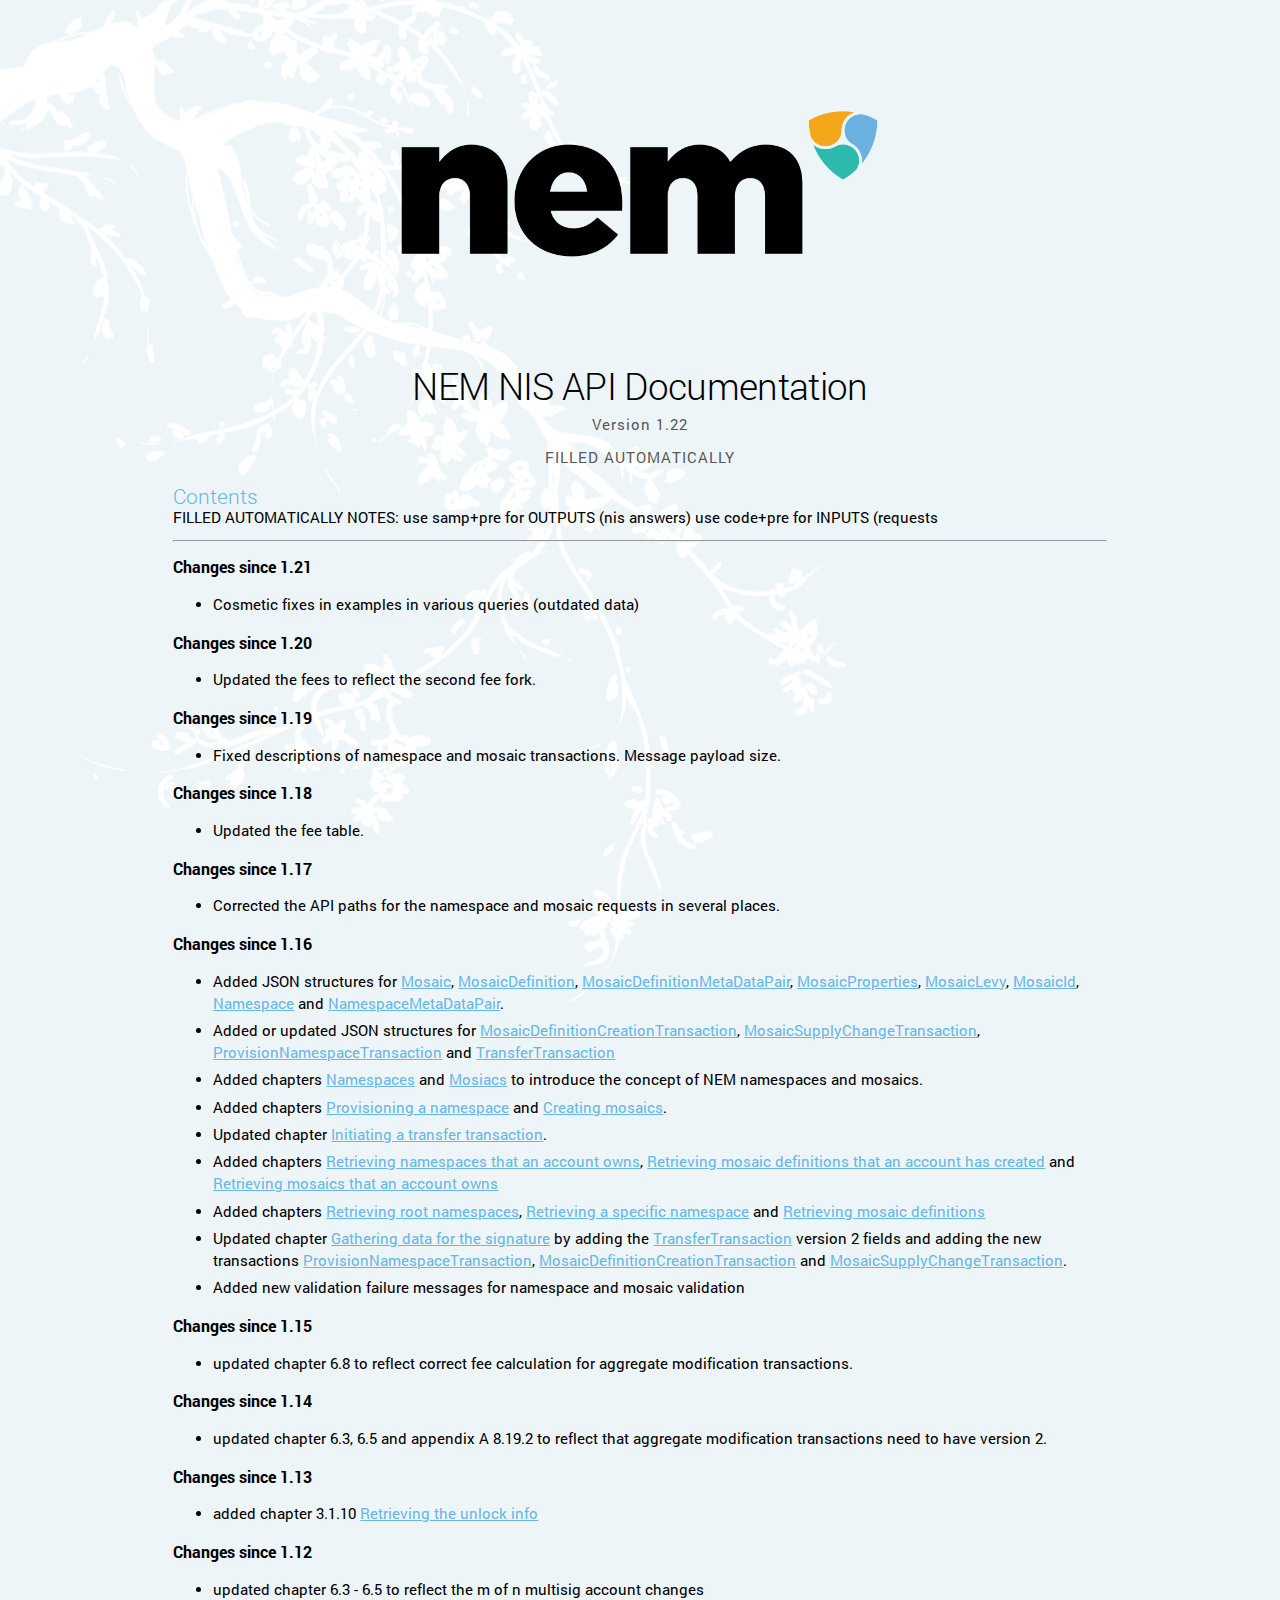
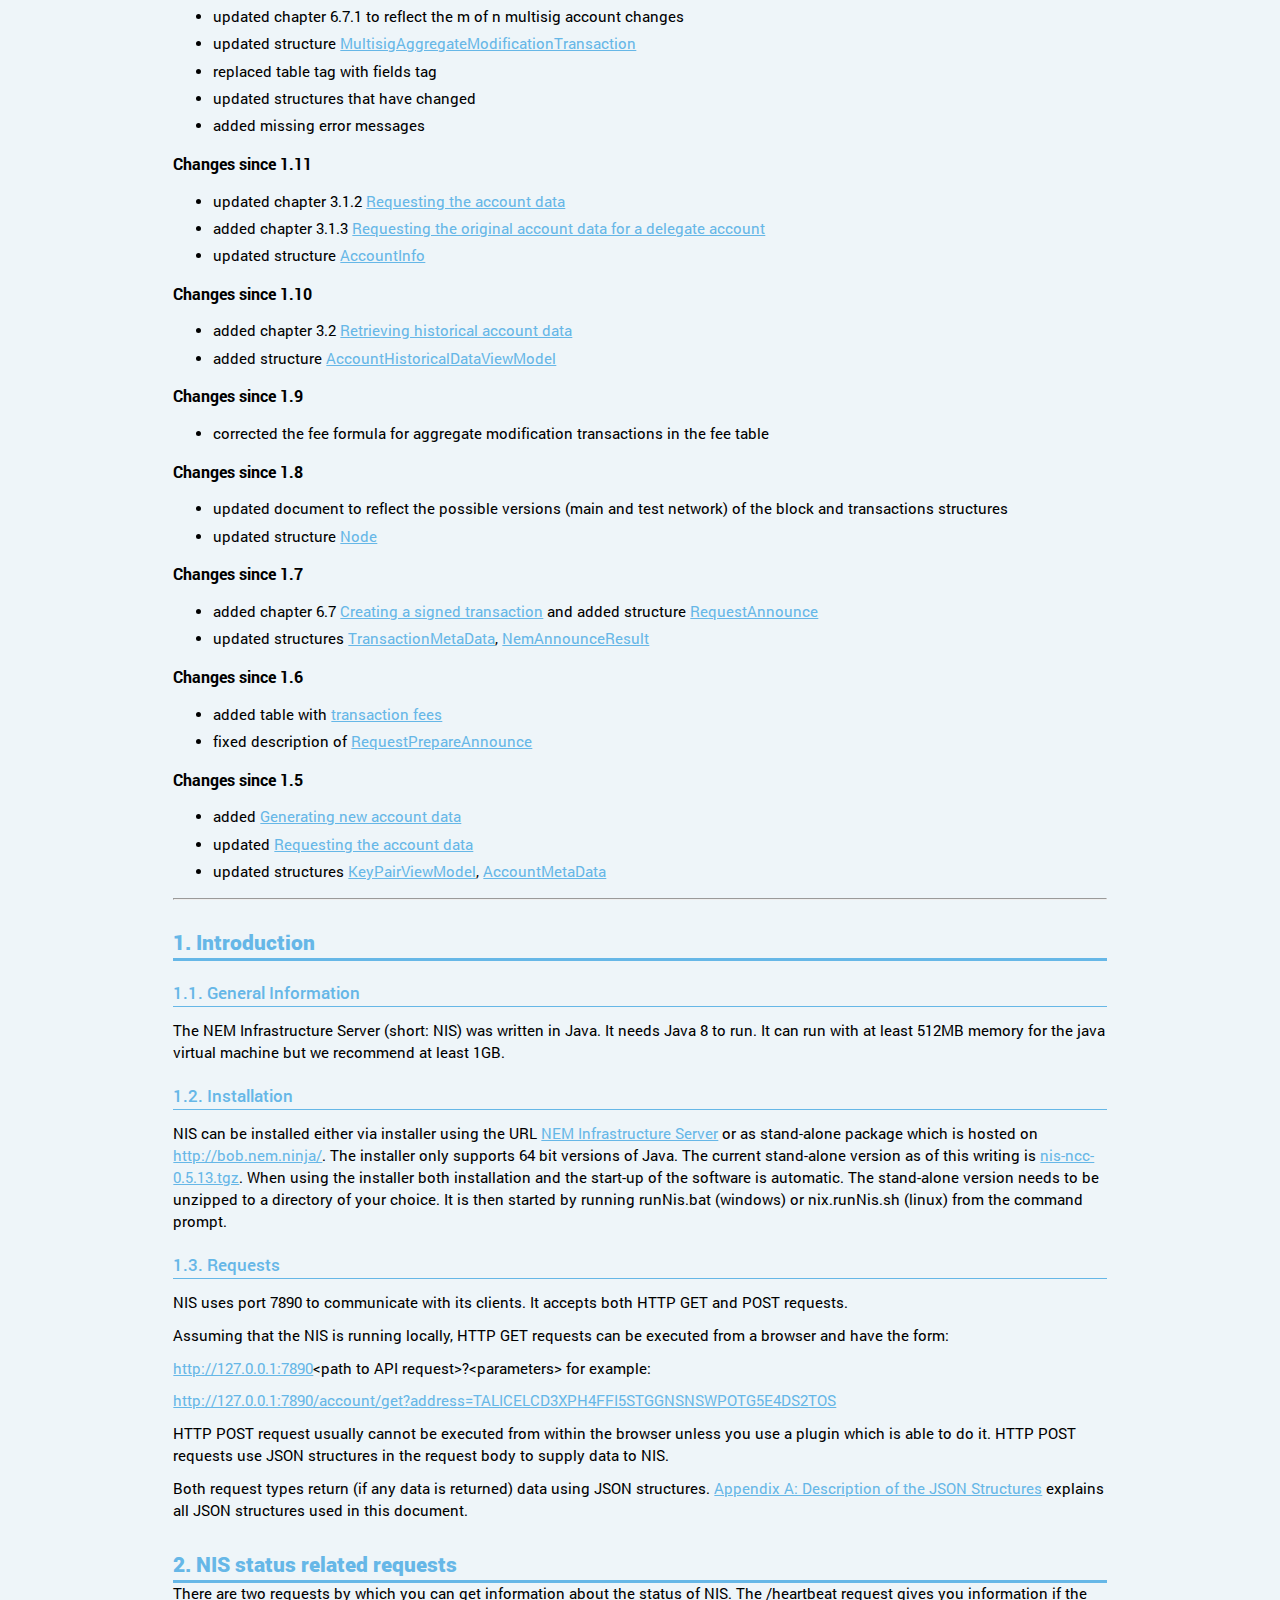
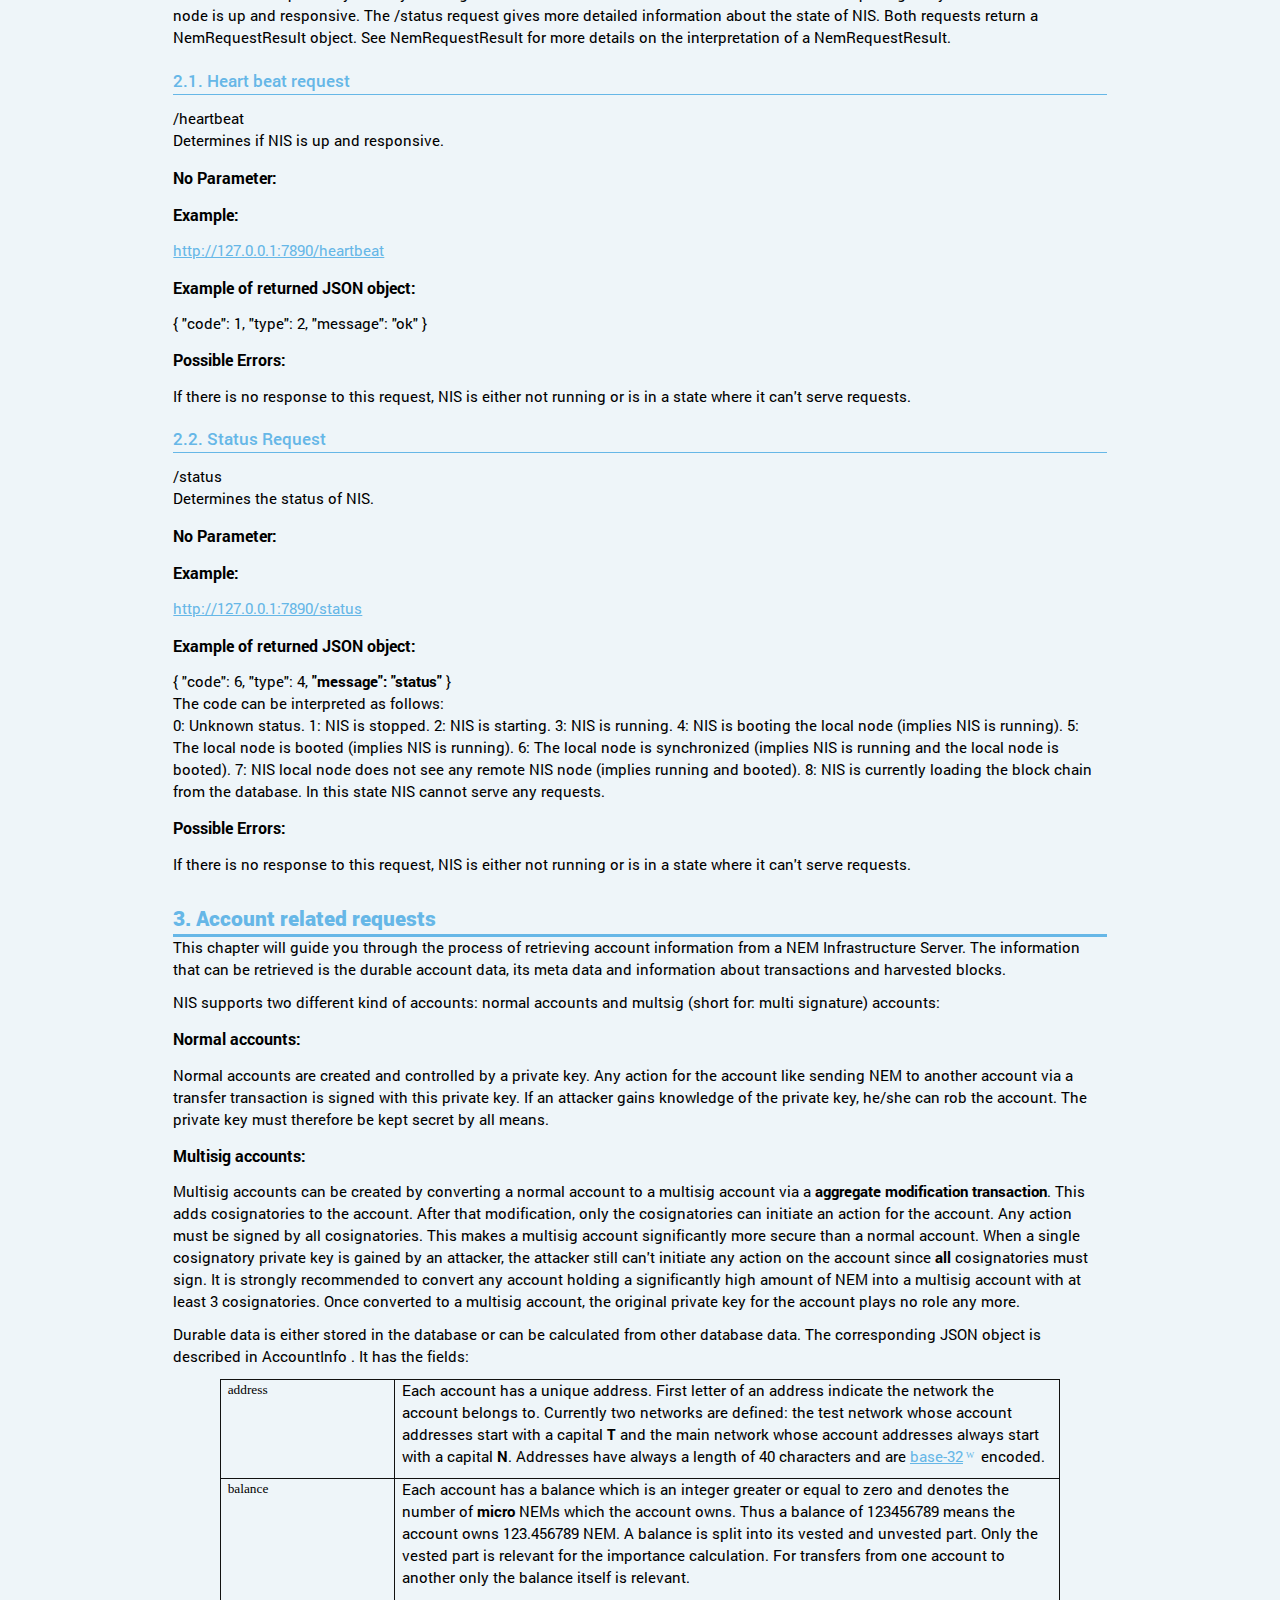
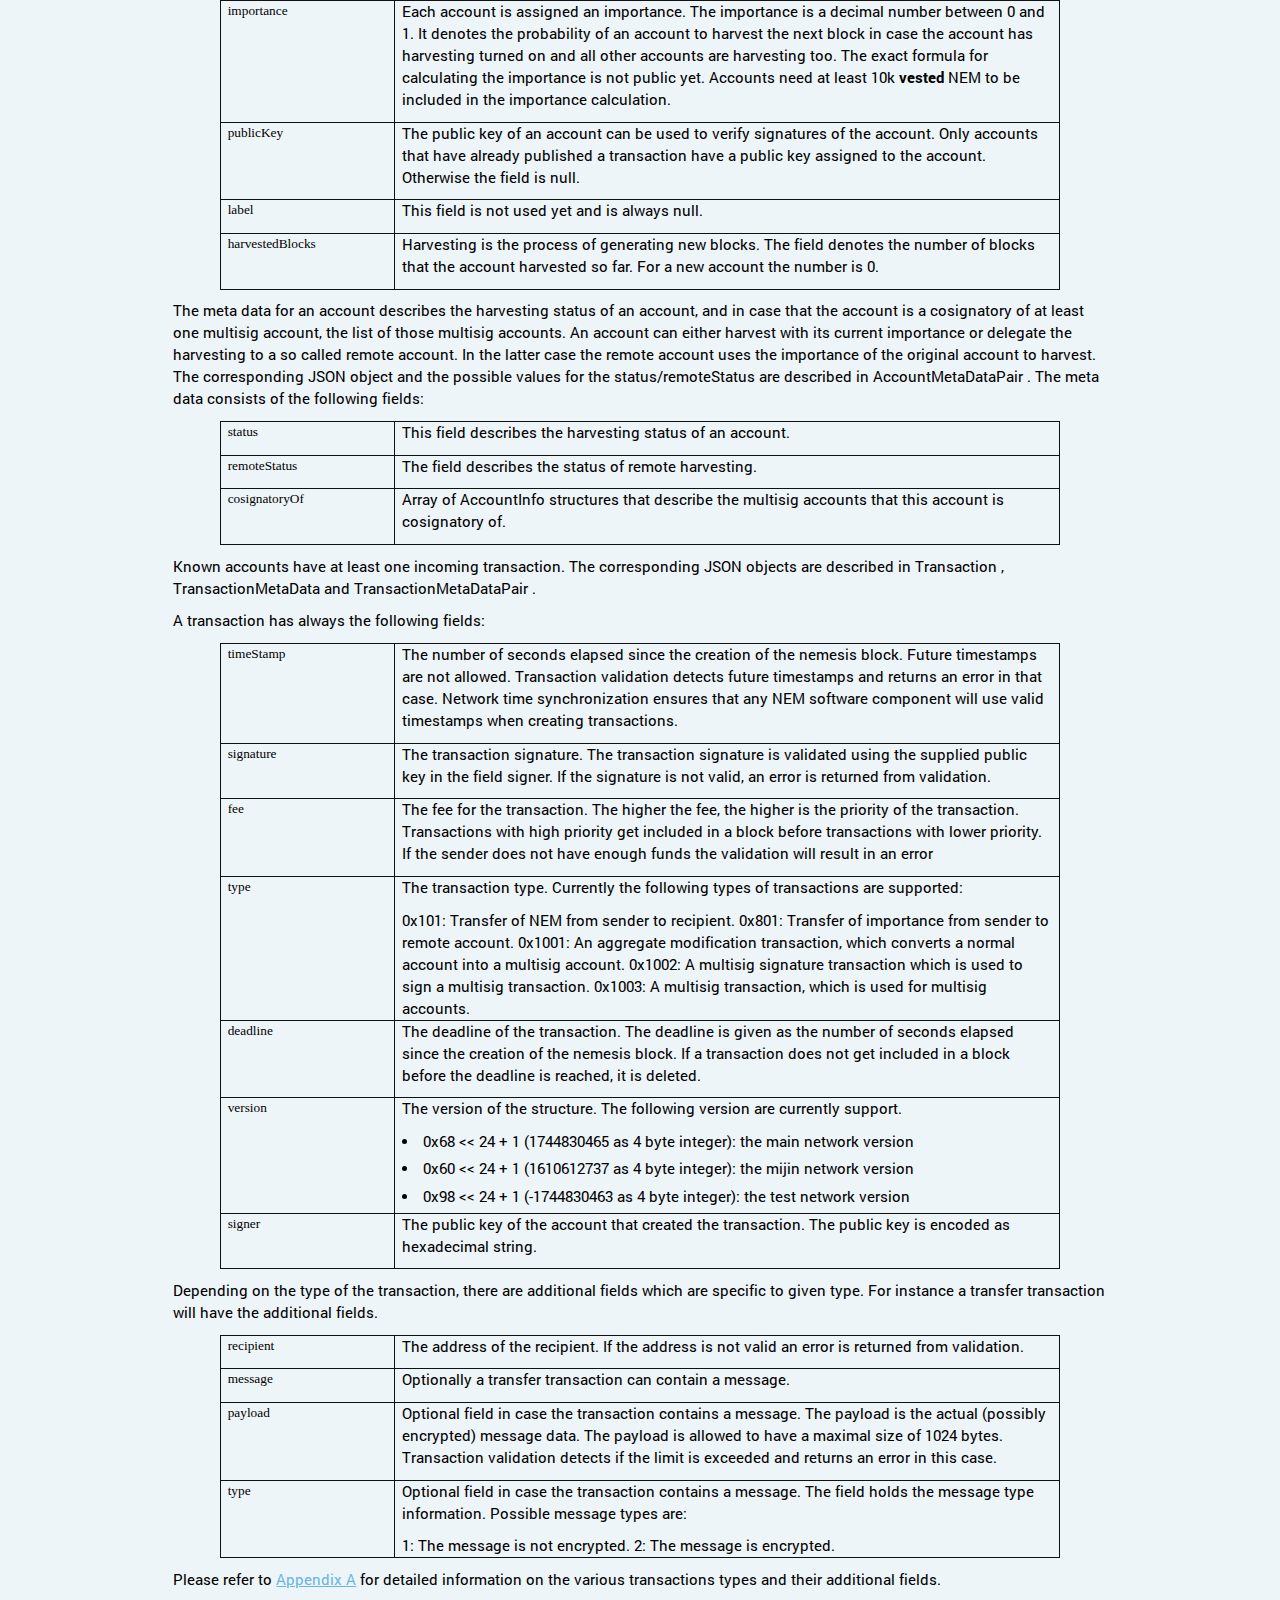
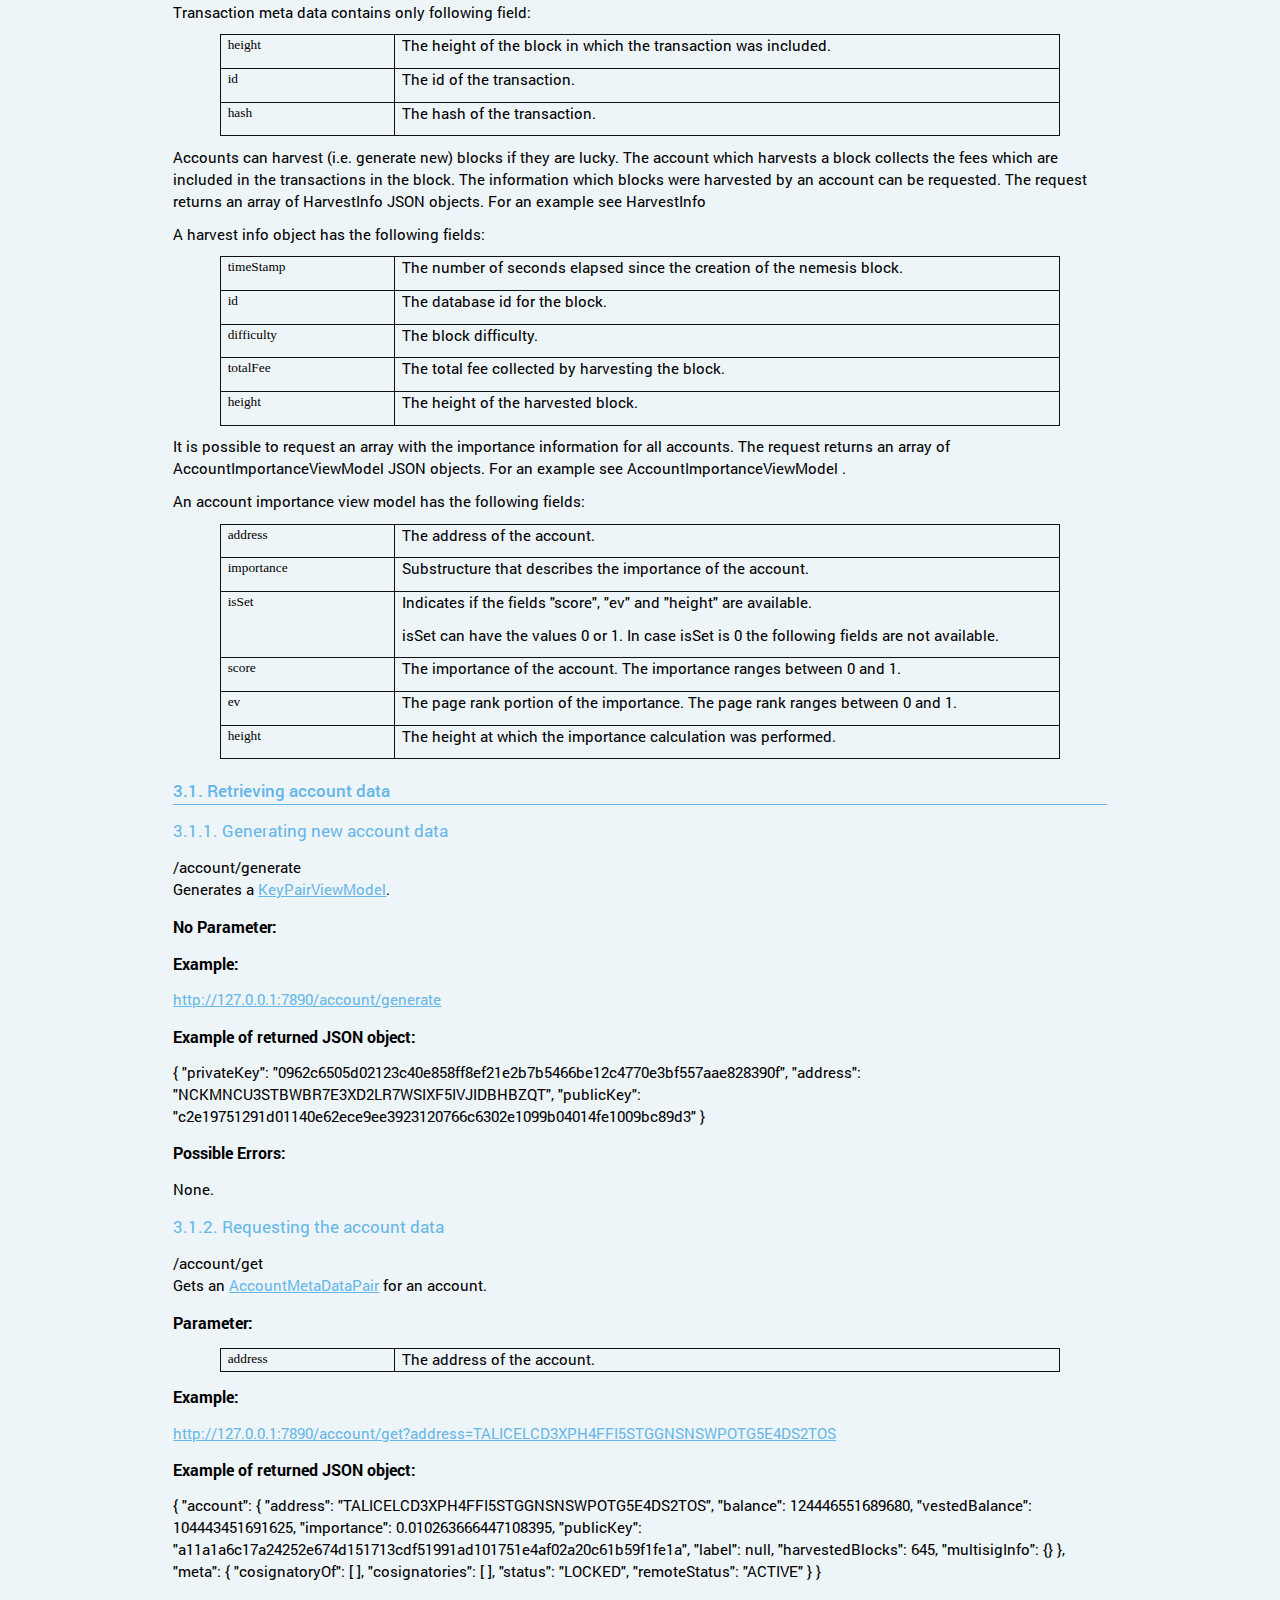
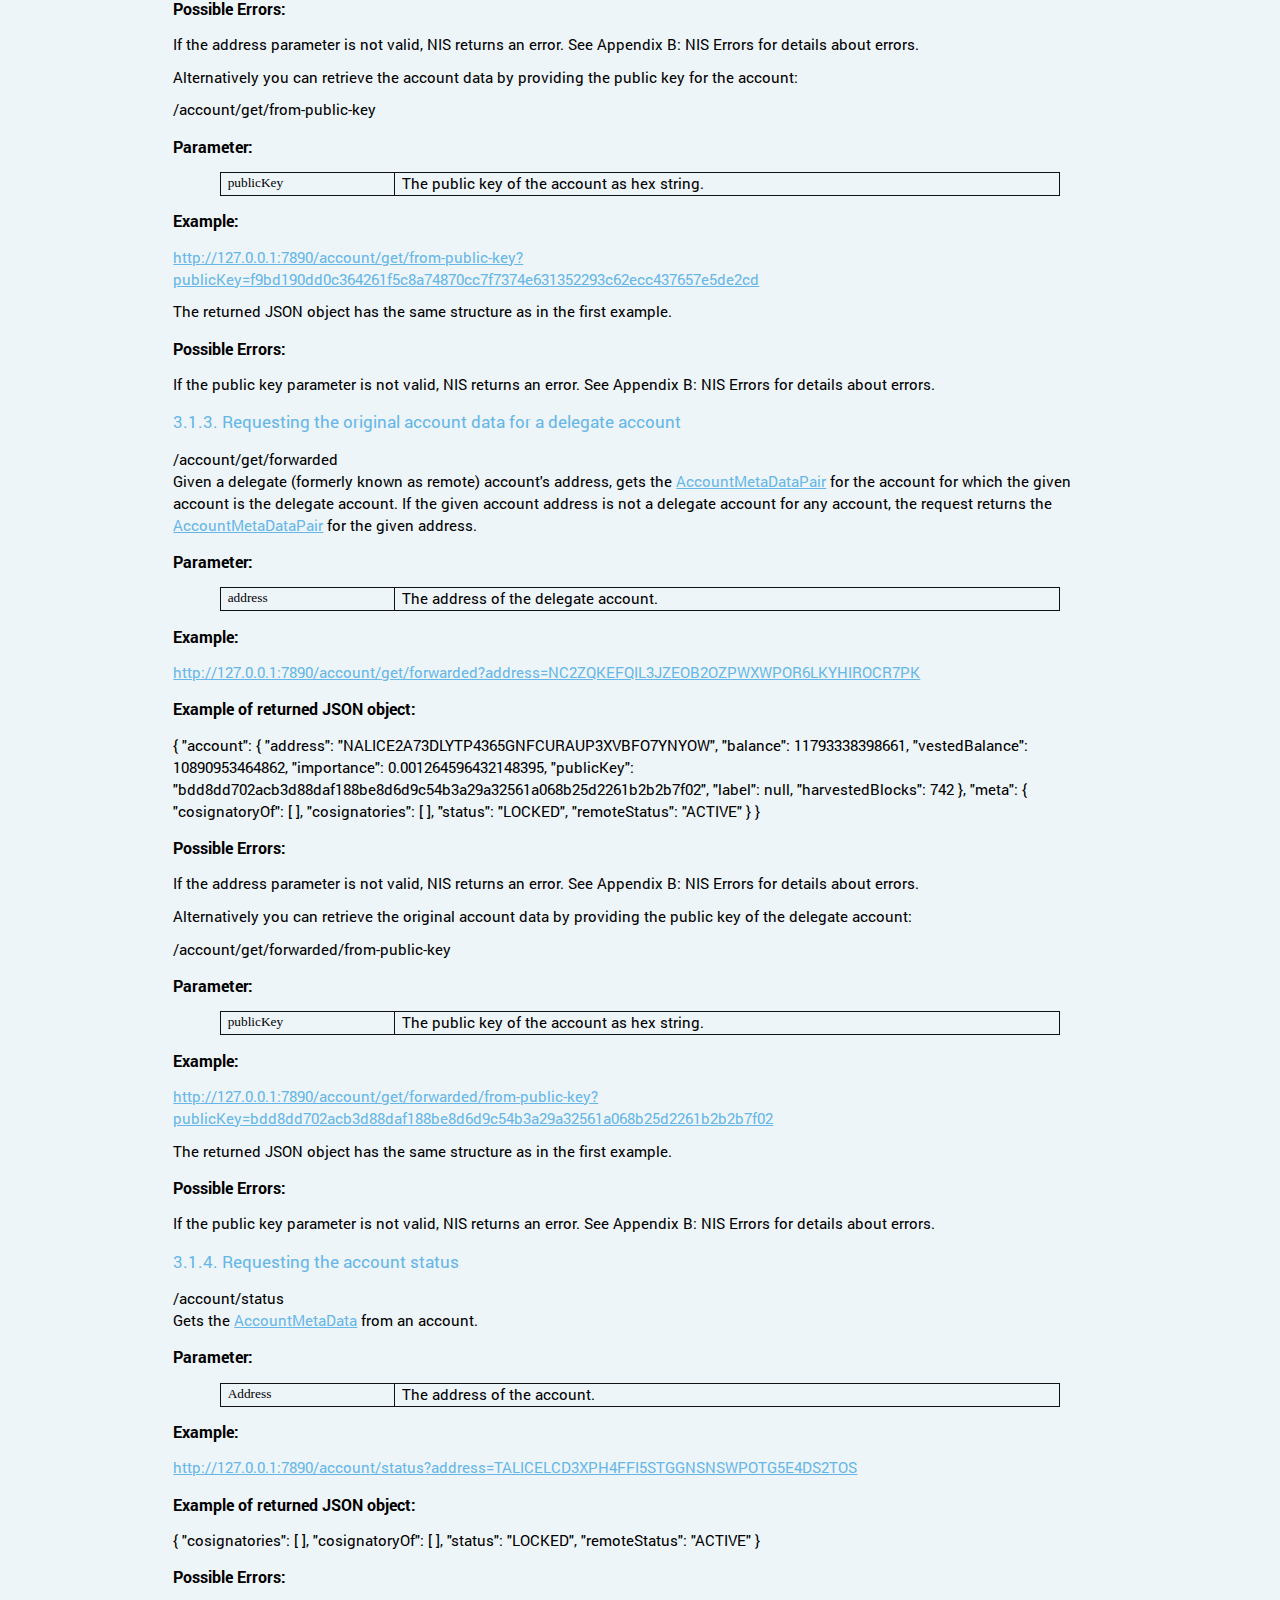
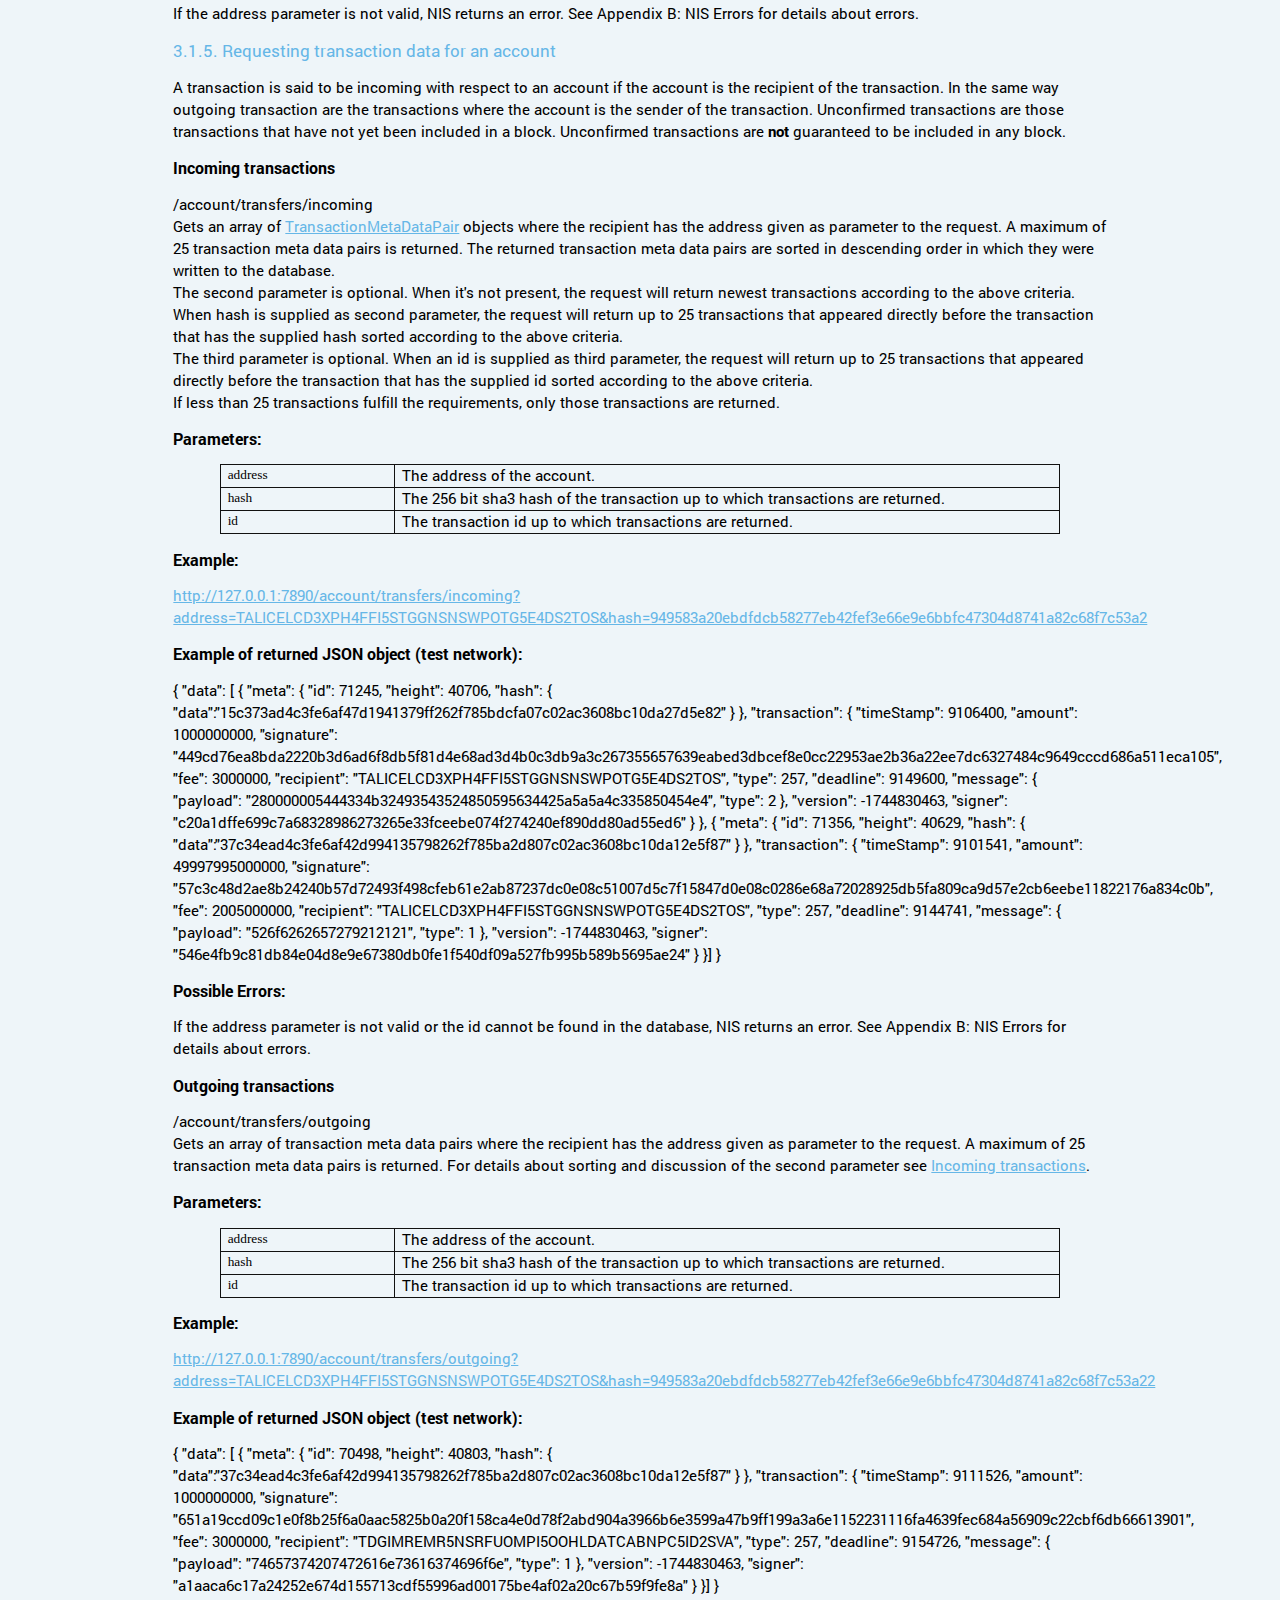
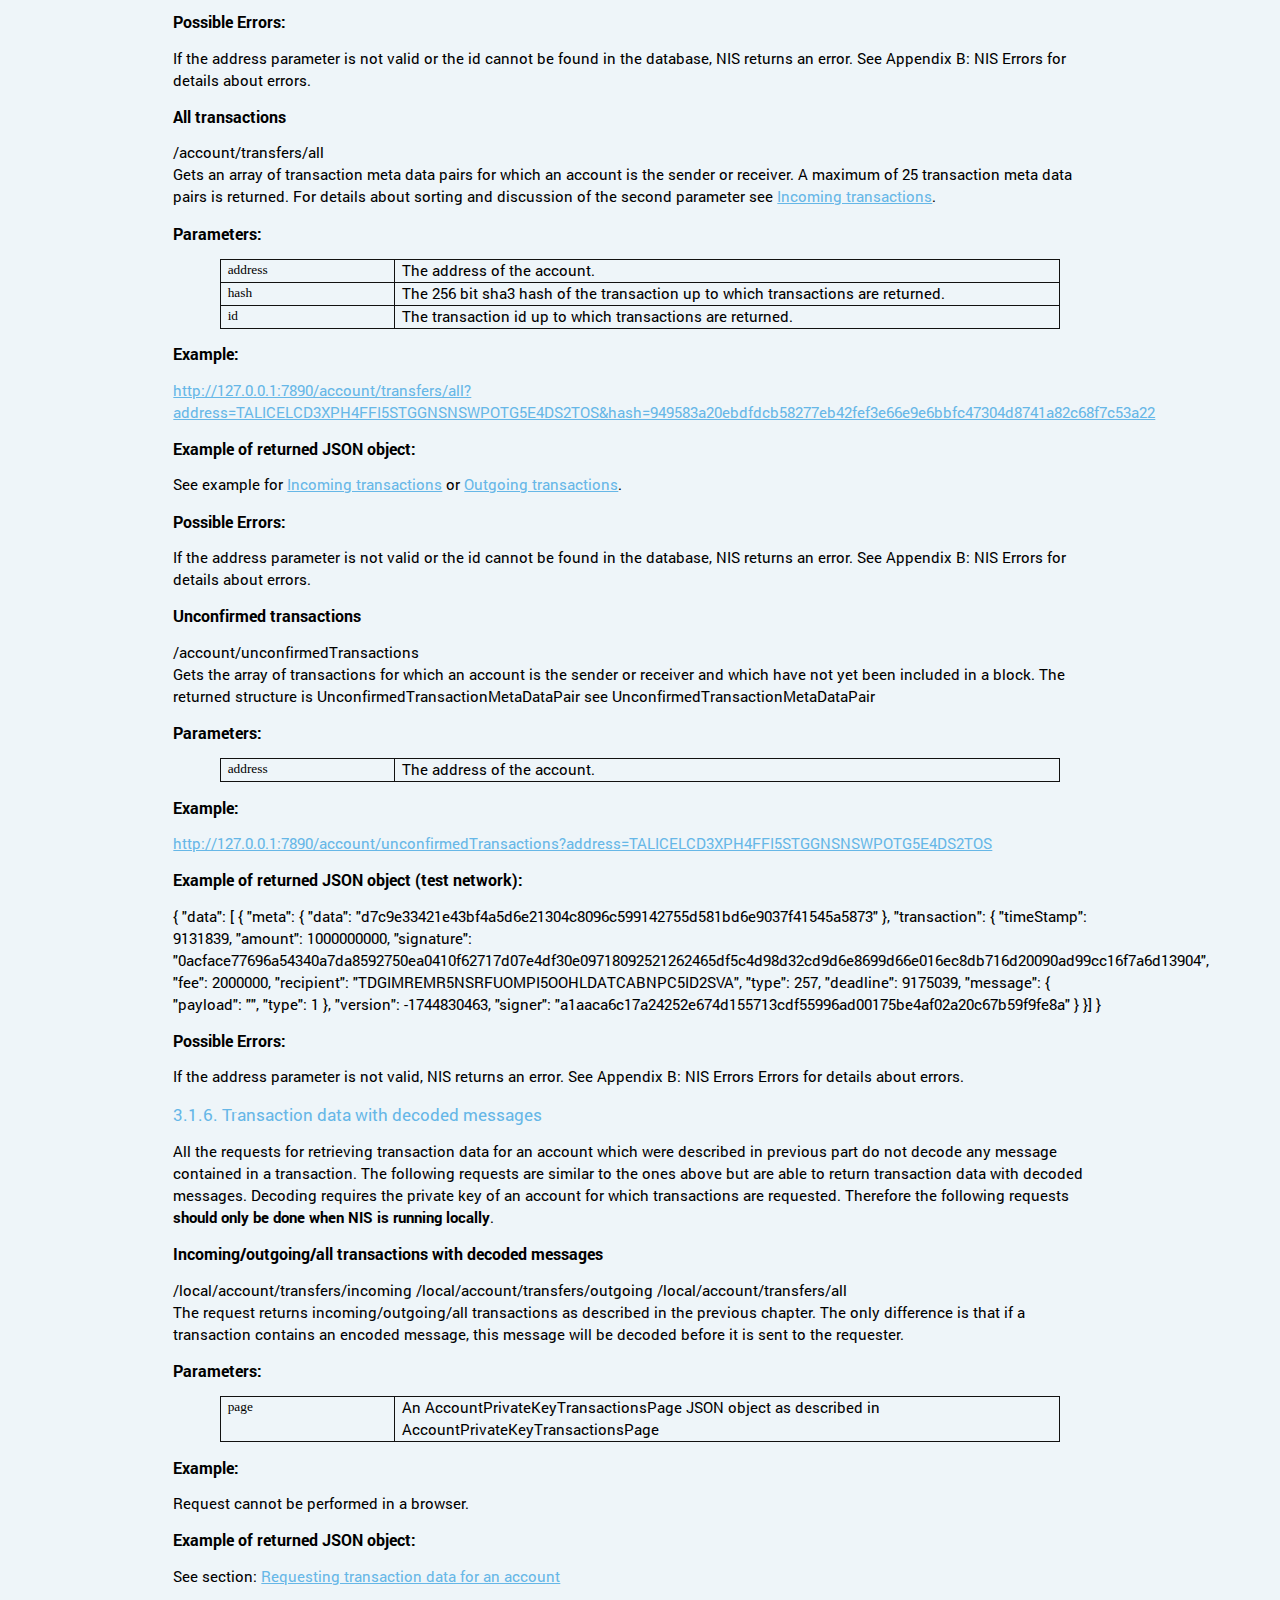
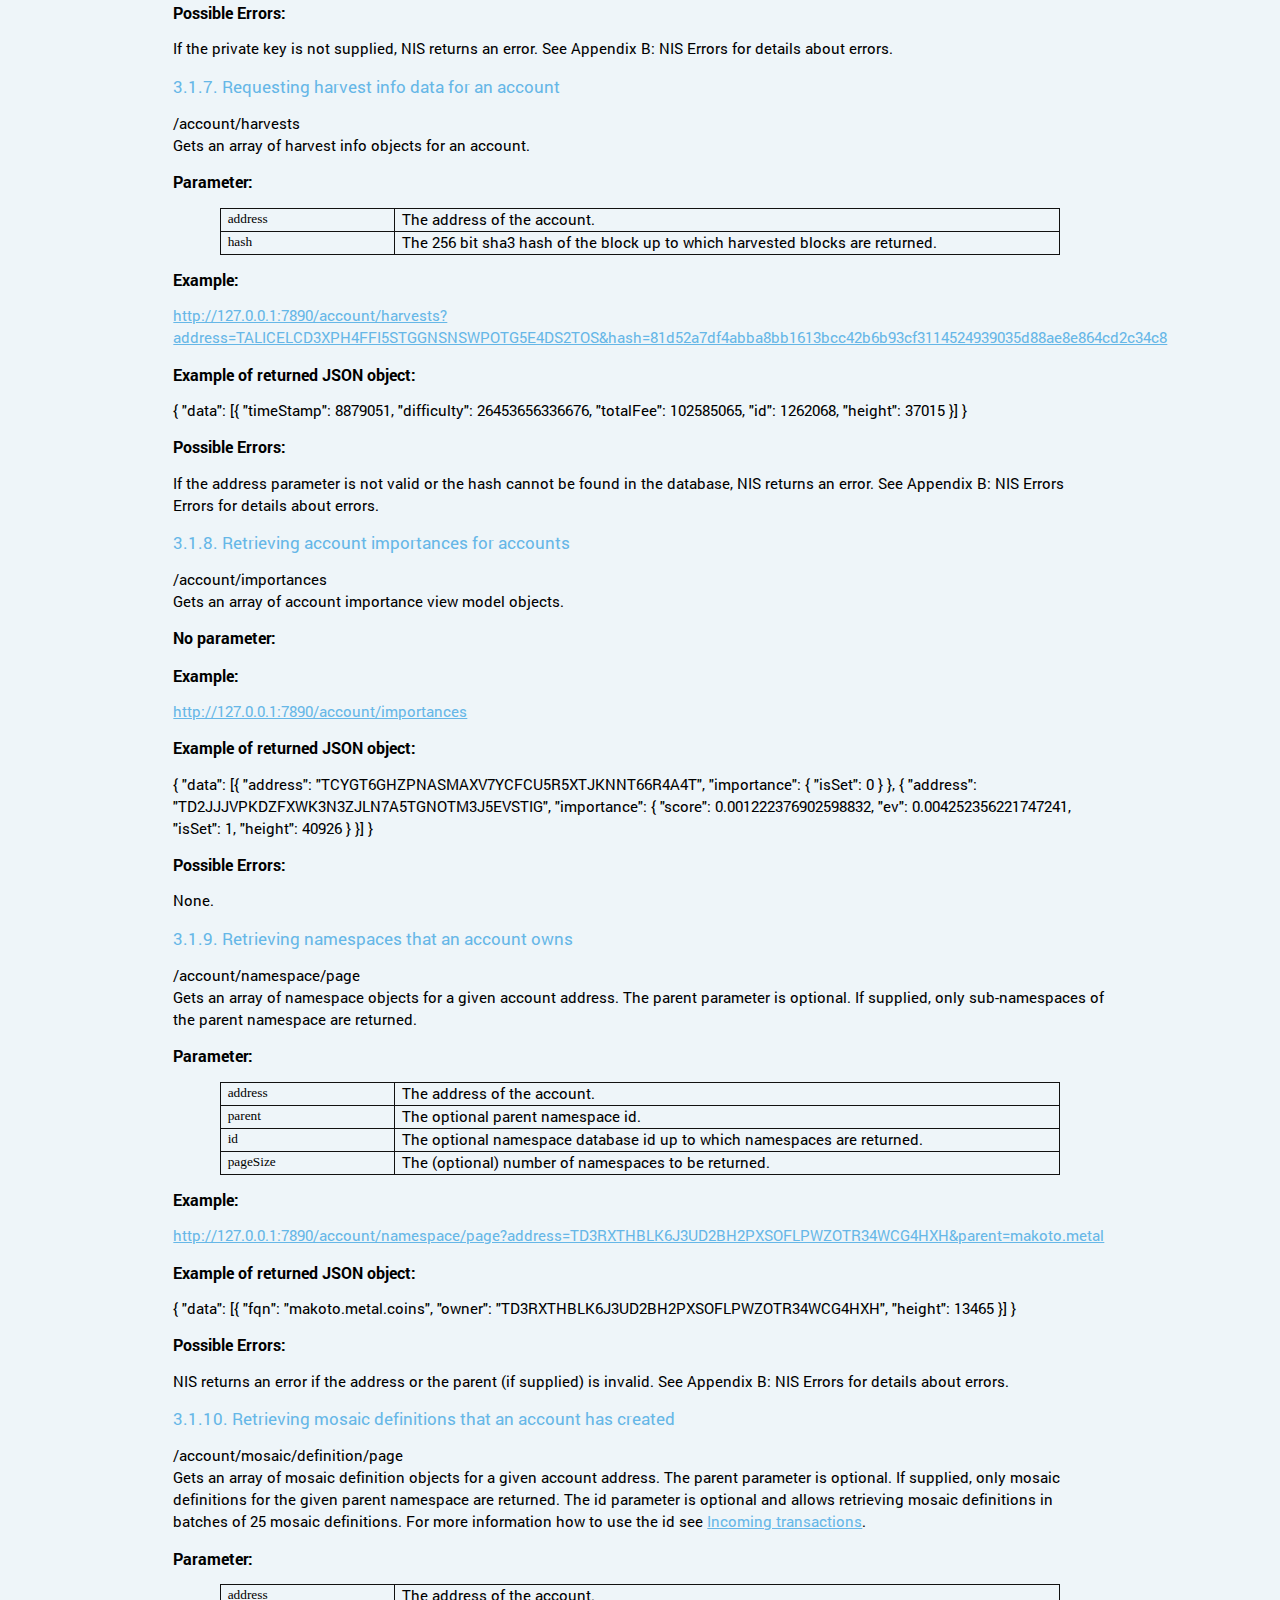
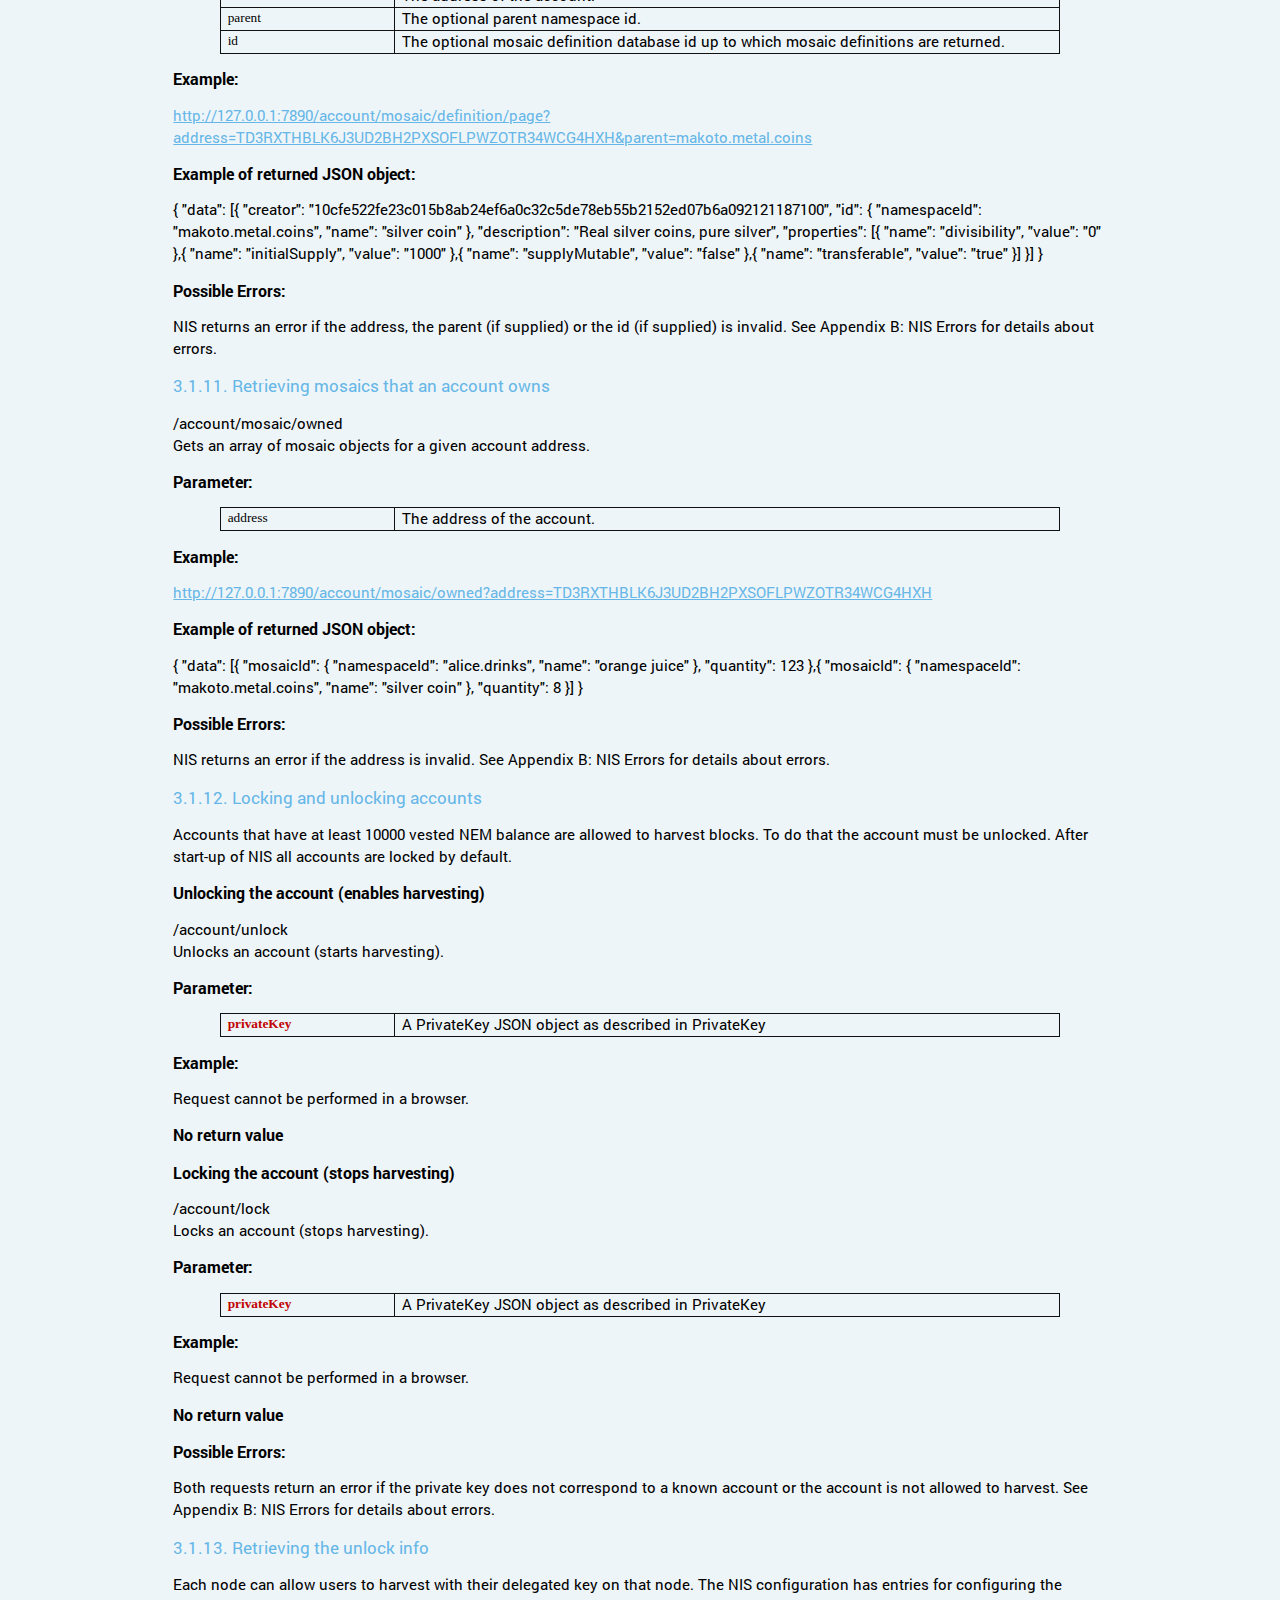
<file: NisApi.src.html>
﻿<!--suppress HtmlUnknownTag -->
<html>

<head>
    <meta http-equiv=Content-Type content="text/html; charset=utf-8">
    <link rel="stylesheet" type="text/css" href="style.css">

</head>

<body>

<div class=document>

    <p class=NemTitle><img src="logo.png"></p>

    <p class=NemTitleText>NEM NIS API Documentation</p>

    <p class=NemSubtitle>Version 1.22</p>

    <p class=NemSubtitle>
        <time>FILLED AUTOMATICALLY</time>
    </p>
    <p style='page-break-before:always'></p>

    <p class=NemTocHeading>Contents</p>

    <div id="toc">FILLED AUTOMATICALLY

        NOTES:

        use samp+pre for OUTPUTS (nis answers)
        use code+pre for INPUTS (requests

    </div>

    <hr/>
    <div>
        <h4>Changes since 1.21</h4>
		<ul>
			<li>Cosmetic fixes in examples in various queries (outdated data)</li>
		</ul>
        <h4>Changes since 1.20</h4>
		<ul>
            <li>Updated the fees to reflect the second fee fork.</li>
		</ul>
        <h4>Changes since 1.19</h4>
        <ul>
            <li>Fixed descriptions of namespace and mosaic transactions. Message payload size.</li>
        </ul>
        <h4>Changes since 1.18</h4>
        <ul>
            <li>Updated the fee table.</li>
        </ul>
        <h4>Changes since 1.17</h4>
        <ul>
            <li>Corrected the API paths for the namespace and mosaic requests in several places.</li>
        </ul>
        <h4>Changes since 1.16</h4>
        <ul>
            <li>Added JSON structures for <a href="#mosaic">Mosaic</a>, <a href="#mosaicDefinition">MosaicDefinition</a>,
                <a href="#mosaicDefinitionMetaDataPair">MosaicDefinitionMetaDataPair</a>, <a href="#mosaicProperties">MosaicProperties</a>,
                <a href="#mosaicLevy">MosaicLevy</a>, <a href="#mosaicId">MosaicId</a>, <a href="#namespace">Namespace</a> and
                <a href="#namespaceMetaDataPair">NamespaceMetaDataPair</a>.
            </li>
            <li>Added or updated JSON structures for <a href="#mosaicDefinitionCreationTransaction">MosaicDefinitionCreationTransaction</a>,
                <a href="#mosaicSupplyChangeTransaction">MosaicSupplyChangeTransaction</a>, <a href="#provisionNamespaceTransaction">ProvisionNamespaceTransaction</a>
                and
                <a href="#transferTransaction">TransferTransaction</a></li>
            <li>Added chapters <a href="#namespaces">Namespaces</a> and <a href="#mosaics">Mosiacs</a> to introduce the concept of NEM namespaces and mosaics.
            </li>
            <li>Added chapters <a href="#provisioning-a-namespace">Provisioning a namespace</a> and <a href="#creating-mosaics">Creating mosaics</a>.</li>
            <li>Updated chapter <a href="#initiating-a-transfer-transaction">Initiating a transfer transaction</a>.</li>
            <li>Added chapters <a href="#retrieving-namespaces-that-a-account-owns">Retrieving namespaces that an account owns</a>,
                <a href="#retrieving-mosaic-definitions-that-an-account-has-created">Retrieving mosaic definitions that an account has created</a> and
                <a href="#retrieving-mosaics-that-an-account-owns">Retrieving mosaics that an account owns</a></li>
            <li>Added chapters <a href="#retrieving-root-namespaces">Retrieving root namespaces</a>,
                <a href="#retrieving-a-specific-namespace">Retrieving a specific namespace</a> and
                <a href="#retrieving-mosaic-definitions">Retrieving mosaic definitions</a></li>
            <li>Updated chapter <a href="#gathering-data-for-the-signature">Gathering data for the signature</a> by adding the
                <a href="#transferTransaction">TransferTransaction</a> version 2 fields and adding the new transactions
                <a href="#provisionNamespaceTransaction">ProvisionNamespaceTransaction</a>,
                <a href="#mosaicDefinitionCreationTransaction">MosaicDefinitionCreationTransaction</a> and
                <a href="#mosaicSupplyChangeTransaction">MosaicSupplyChangeTransaction</a>.
            </li>
            <li>Added new validation failure messages for namespace and mosaic validation</li>
        </ul>

        <h4>Changes since 1.15</h4>
        <ul>
            <li>updated chapter 6.8 to reflect correct fee calculation for aggregate modification transactions.</li>
        </ul>

        <h4>Changes since 1.14</h4>
        <ul>
            <li>updated chapter 6.3, 6.5 and appendix A 8.19.2 to reflect that aggregate modification transactions need to have version 2.</li>
        </ul>

        <h4>Changes since 1.13</h4>
        <ul>
            <li>added chapter 3.1.10 <a href="#retrieving-the-unlock-info"> Retrieving the unlock info</a></li>
        </ul>

        <h4>Changes since 1.12</h4>
        <ul>
            <li>updated chapter 6.3 - 6.5 to reflect the m of n multisig account changes</li>
            <li>updated chapter 6.7.1 to reflect the m of n multisig account changes</li>
            <li>updated structure <a href="#multisigAggregateModificationTransaction">MultisigAggregateModificationTransaction</a></li>
            <li>replaced table tag with fields tag</li>
            <li>updated structures that have changed</li>
            <li>added missing error messages</li>
        </ul>
        <h4>Changes since 1.11</h4>
        <ul>
            <li>updated chapter 3.1.2 <a href="#requesting-the-account-data"> Requesting the account data</a></li>
            <li>added chapter 3.1.3 <a href="#requesting-the-original-account-data-for-a-delegate-account"> Requesting the original account data for a delegate
                account</a></li>
            <li>updated structure <a href="#accountInfo">AccountInfo</a></li>
        </ul>

        <h4>Changes since 1.10</h4>
        <ul>
            <li>added chapter 3.2 <a href="#retrieving-historical-account-data"> Retrieving historical account data</a></li>
            <li>added structure <a href="#accountHistoricalDataViewModel">AccountHistoricalDataViewModel</a></li>
        </ul>

        <h4>Changes since 1.9</h4>
        <ul>
            <li>corrected the fee formula for aggregate modification transactions in the fee table</li>
        </ul>

        <h4>Changes since 1.8</h4>
        <ul>
            <li>updated document to reflect the possible versions (main and test network) of the block and transactions structures</li>
            <li>updated structure <a href="#node">Node</a></li>
        </ul>

        <h4>Changes since 1.7</h4>
        <ul>
            <li>added chapter 6.7 <a href="#creating-a-signed-transaction"> Creating a signed transaction</a> and added structure <a href="#requestAnnounce">RequestAnnounce</a>
            </li>
            <li>updated structures <a href="#transactionMetaData">TransactionMetaData</a>, <a href="#nemAnnounceResult">NemAnnounceResult</a></li>
        </ul>

        <h4>Changes since 1.6</h4>
        <ul>
            <li>added table with <a href="#transaction-fees">transaction fees</a></li>
            <li>fixed description of <a href="#requestPrepareAnnounce">RequestPrepareAnnounce</a></li>
        </ul>

        <h4>Changes since 1.5</h4>
        <ul>
            <li>added <a href="#generating-new-account-data">Generating new account data</a></li>
            <li>updated <a href="#requesting-the-account-data">Requesting the account data</a></li>
            <li>updated structures <a href="#keyPairViewModel">KeyPairViewModel</a>, <a href="#accountMetaData">AccountMetaData</a></li>
        </ul>
    </div>
    <hr/>

    <h1>Introduction</h1>

    <h2>General Information</h2>

    <p>The NEM Infrastructure Server (short: NIS) was written in Java. It needs Java 8 to run. It can run with at least 512MB memory for the java virtual
        machine but we recommend at least 1GB.</p>

    <h2>Installation</h2>

    <p>NIS can be installed either via installer using the URL <a href="http://bob.nem.ninja/installer/">NEM Infrastructure Server</a> or as stand-alone package
        which is hosted on <a href="http://bob.nem.ninja/">http://bob.nem.ninja/</a>. The installer only supports 64 bit versions of Java. The current
        stand-alone version as of this writing is <a href="http://bob.nem.ninja/nis-ncc-0.5.13.tgz">nis-ncc-0.5.13.tgz</a>. When using the installer both
        installation and the start-up of the software is automatic. The stand-alone version needs to be unzipped to a directory of your choice. It is then
        started by running runNis.bat (windows) or nix.runNis.sh (linux) from the command prompt.</p>

    <h2>Requests</h2>

    <p>NIS uses port 7890 to communicate with its clients. It accepts both HTTP GET and POST requests.</p>

    <p>Assuming that the NIS is running locally, HTTP GET requests can be executed from a browser and have the form:</p>

    <p><a href="http://127.0.0.1:7890/">http://127.0.0.1:7890</a>&lt;path to API request&gt;?&lt;parameters&gt; for example:</p>

    <p><a href="http://127.0.0.1:7890/account/get?address=TALICELCD3XPH4FFI5STGGNSNSWPOTG5E4DS2TOS">http://127.0.0.1:7890/account/get?address=TALICELCD3XPH4FFI5STGGNSNSWPOTG5E4DS2TOS</a>
    </p>

    <p>HTTP POST request usually cannot be executed from within the browser unless you use a plugin which is able to do it. HTTP POST requests use JSON
        structures in the request body to supply data to NIS.</p>

    <p>Both request types return (if any data is returned) data using JSON structures. <a href="#appendix-A:-description-of-the-JSON-structures">Appendix A:
        Description of the JSON Structures</a> explains all JSON structures used in this document.</p>

    <h1>NIS status related requests</h1>

    <p>There are two requests by which you can get information about the status of NIS. The /heartbeat request gives you information if the node is up and
        responsive. The /status request gives more detailed information about the state of NIS. Both requests return a NemRequestResult object. See
        <appa>NemRequestResult</appa>
        for more details on the interpretation of a NemRequestResult.
    </p>

    <!-- ---- ---- ---- ---- ---- ---- ---- ---- ---- ---- ---- ---- ---- ---- ---- -->
    <h2>Heart beat request</h2>
    <api get>/heartbeat</api>

    <desc>
        <p class=NemNoSpacing>Determines if NIS is up and responsive.</p>
    </desc>

    <h4>No Parameter:</h4>

    <h4>Example:</h4>

    <p><a href="http://127.0.0.1:7890/heartbeat">http://127.0.0.1:7890/heartbeat</a></p>

    <h4>Example of returned JSON object:</h4>

    <resp>
{
    "code": 1,
    "type": 2,
    "message": "ok"
}
    </resp>

    <h4>Possible Errors:</h4>

    <p class=NemNoSpacing>If there is no response to this request,
        NIS is either not running or is in a state where it can't serve requests.</p>

    <!-- ---- ---- ---- ---- ---- ---- ---- ---- ---- ---- ---- ---- ---- ---- ---- -->
    <h2>Status Request</h2>
    <api get>/status</api>

    <desc>
        <p class=NemNoSpacing>Determines the status of NIS.</p>
    </desc>

    <h4>No Parameter:</h4>

    <h4>Example:</h4>

    <p><a href="http://127.0.0.1:7890/status">http://127.0.0.1:7890/status</a></p>

    <h4>Example of returned JSON object:</h4>

    <resp>
{ 
    "code": 6, 
    "type": 4, 
    <b>"message": "status"</b>
} 
    </resp>

    <p class=NemNoSpacing>The code can be interpreted as follows:</p>
    <vals>
        0: Unknown status.
        1: NIS is stopped.
        2: NIS is starting.
        3: NIS is running.
        4: NIS is booting the local node (implies NIS is running).
        5: The local node is booted (implies NIS is running).
        6: The local node is synchronized (implies NIS is running and the local node is booted).
        7: NIS local node does not see any remote NIS node (implies running and booted).
        8: NIS is currently loading the block chain from the database. In this state NIS cannot serve any requests.
    </vals>

    <h4>Possible Errors:</h4>

    <p class=NemNoSpacing>If there is no response to this request,
        NIS is either not running or is in a state where it can't serve requests.</p>

    <h1>Account related requests</h1>

    <p>This chapter will guide you through the
        process of retrieving account information from a NEM Infrastructure Server. The
        information that can be retrieved is the durable account data, its meta data
        and information about transactions and harvested blocks.</p>

    <p>NIS supports two different kind of accounts: normal accounts and multsig (short for: multi signature) accounts:</p>

    <h4>Normal accounts:</h4>

    <p>Normal accounts are created and controlled
        by a private key. Any action for the account like sending NEM to another
        account via a transfer transaction is signed with this private key. If an
        attacker gains knowledge of the private key, he/she can rob the account. The
        private key must therefore be kept secret by all means.</p>

    <h4>Multisig accounts:</h4>

    <p>Multisig accounts can be created by
        converting a normal account to a multisig account via a <b>aggregate
            modification transaction</b>. This adds cosignatories to the account. After that
        modification, only the cosignatories can initiate an action for the account.
        Any action must be signed by all cosignatories. This makes a multisig account
        significantly more secure than a normal account. When a single cosignatory
        private key is gained by an attacker, the attacker still can't initiate any
        action on the account since <b>all</b> cosignatories must sign. It is strongly
        recommended to convert any account holding a significantly high amount of NEM
        into a multisig account with at least 3 cosignatories. Once converted to a
        multisig account, the original private key for the account plays no role any
        more.</p>

    <p>Durable data is either stored in the
        database or can be calculated from other database data. The corresponding JSON
        object is described in
        <appa>AccountInfo</appa>
        . It has the fields:
    </p>

    <table class=NemTableGrid>
        <tr>
            <td>
                <p class=JSON>address</p>
            </td>
            <td>
                <p>Each account has a unique address. First letter of an address indicate
                    the network the account belongs to. Currently two networks are defined: the
                    test network whose account addresses start with a capital <b>T</b> and the main
                    network whose account addresses always start with a capital <b>N</b>. Addresses have
                    always a length of 40 characters and are <a href="http://en.wikipedia.org/wiki/Base32">base-32</a> encoded.</p>
            </td>
        </tr>
        <tr>
            <td>
                <p class=JSON>balance</p>
            </td>
            <td>
                <p>Each account has a balance which is an integer greater or equal to
                    zero and denotes the number of <b>micro</b> NEMs which the account owns. Thus a
                    balance of 123456789 means the account owns 123.456789 NEM. A balance is
                    split into its vested and unvested part. Only the vested part is relevant for
                    the importance calculation. For transfers from one account to another only
                    the balance itself is relevant.</p>
            </td>
        </tr>
        <tr>
            <td>
                <p class=JSON>importance</p>
            </td>
            <td>
                <p>Each account is assigned an importance. The importance is a
                    decimal number between 0 and 1. It denotes the probability of an account to
                    harvest the next block in case the account has harvesting turned on and all
                    other accounts are harvesting too. The exact formula for calculating the
                    importance is not public yet. Accounts need at least 10k <b>vested</b> NEM to be
                    included in the importance calculation.</p>
            </td>
        </tr>
        <tr>
            <td>
                <p class=JSON>publicKey</p>
            </td>
            <td>
                <p>The public key of an account can be used
                    to verify signatures of the account. Only accounts that have already
                    published a transaction have a public key assigned to the account. Otherwise
                    the field is null.</p>
            </td>
        </tr>
        <tr>
            <td>
                <p class=JSON>label</p>
            </td>
            <td>
                <p>This field is not used yet and is always null.</p>
            </td>
        </tr>
        <tr>
            <td>
                <p class=JSON>harvestedBlocks</p>
            </td>
            <td>
                <p>Harvesting is the process of generating new blocks. The field
                    denotes the number of blocks that the account harvested so far. For a new
                    account the number is 0.</p>
            </td>
        </tr>
    </table>


    <p>The meta data for an account describes the
        harvesting status of an account, and in case that the account is a cosignatory
        of at least one multisig account, the list of those multisig accounts. An
        account can either harvest with its current importance or delegate the
        harvesting to a so called remote account. In the latter case the remote account
        uses the importance of the original account to harvest. The corresponding JSON
        object and the possible values for the status/remoteStatus are described in
        <appa>AccountMetaDataPair</appa>
        . The meta
        data consists of the following fields:
    </p>

    <table class=NemTableGrid>
        <tr>
            <td>
                <p class=JSON>status</p>
            </td>
            <td>
                <p>This field describes the harvesting status of an account.</p>
            </td>
        </tr>
        <tr>
            <td>
                <p class=JSON>remoteStatus</p>
            </td>
            <td>
                <p>The field describes the status of remote harvesting.</p>
            </td>
        </tr>
        <tr>
            <td>
                <p class=JSON>cosignatoryOf</p>
            </td>
            <td>
                <p>Array of AccountInfo structures that describe the multisig
                    accounts that this account is cosignatory of.</p>
            </td>
        </tr>
    </table>


    <p>Known accounts have at least one incoming
        transaction. The corresponding JSON objects are described in
        <appa>Transaction</appa>
        ,
        <alnk>TransactionMetaData</alnk>
        and
        <alnk>TransactionMetaDataPair</alnk>
        .
    </p>

    <p>A transaction has always the following fields:</p>

    <table class=NemTableGrid>
        <tr>
            <td>
                <p class=JSON>timeStamp</p>
            </td>
            <td>
                <p>The number of seconds elapsed since the creation of the nemesis
                    block. Future timestamps are not allowed. Transaction validation detects
                    future timestamps and returns an error in that case. Network time
                    synchronization ensures that any NEM software component will use valid timestamps
                    when creating transactions.</p>
            </td>
        </tr>
        <tr>
            <td>
                <p class=JSON>signature</p>
            </td>
            <td>
                <p>The transaction signature. The transaction signature is validated
                    using the supplied public key in the field signer. If the signature is not
                    valid, an error is returned from validation.</p>
            </td>
        </tr>
        <tr>
            <td>
                <p class=JSON>fee</p>
            </td>
            <td>
                <p>The fee for the transaction. The higher the fee, the higher is the
                    priority of the transaction. Transactions with high priority get included in
                    a block before transactions with lower priority. If the sender does not have
                    enough funds the validation will result in an error</p>
            </td>
        </tr>
        <tr>
            <td>
                <p class=JSON>type</p>
            </td>
            <td>
                <p>The transaction type. Currently the following types of
                    transactions are supported:</p>
                <vals>
                    0x101: Transfer of NEM from sender to recipient.
                    0x801: Transfer of importance from sender to remote account.
                    0x1001: An aggregate modification transaction, which converts a normal account into a multisig account.
                    0x1002: A multisig signature transaction which is used to sign a multisig transaction.
                    0x1003: A multisig transaction, which is used for multisig accounts.
                </vals>
            </td>
        </tr>
        <tr>
            <td>
                <p class=JSON>deadline</p>
            </td>
            <td>
                <p>The deadline of the transaction. The deadline is given as the
                    number of seconds elapsed since the creation of the nemesis block. If a
                    transaction does not get included in a block before the deadline is reached,
                    it is deleted.</p>
            </td>
        </tr>
        <tr>
            <td>
                <p class=JSON>version</p>
            </td>
            <td>
                <p>The version of the structure. The following version are currently support.</p>
                <li>0x68 &lt;&lt; 24 + 1 (1744830465 as 4 byte integer): the main network version</li>
                <li>0x60 &lt;&lt; 24 + 1 (1610612737 as 4 byte integer): the mijin network version</li>
                <li>0x98 &lt;&lt; 24 + 1 (-1744830463 as 4 byte integer): the test network version</li>
            </td>
        </tr>
        <tr>
            <td>
                <p class=JSON>signer</p>
            </td>
            <td>
                <p>The public key of the account that created the transaction. The
                    public key is encoded as hexadecimal string.</p>
            </td>
        </tr>
    </table>

    <p>Depending on the type of the transaction, there are additional fields which are specific to given type.
        For instance a transfer transaction will have the additional fields.</p>

    <table class=NemTableGrid>
        <tr>
            <td>
                <p class=JSON>recipient</p>
            </td>
            <td>
                <p>The address of the recipient. If the address is not valid an error
                    is returned from validation.</p>
            </td>
        </tr>
        <tr>
            <td>
                <p class=JSON>message</p>
            </td>
            <td>
                <p>Optionally a transfer transaction can contain a message.</p>
            </td>
        </tr>
        <tr>
            <td>
                <p class=JSON>payload</p>
            </td>
            <td>
                <p>Optional field in case the transaction contains a message. The
                    payload is the actual (possibly encrypted) message data. The payload is
                    allowed to have a maximal size of 1024 bytes. Transaction validation detects
                    if the limit is exceeded and returns an error in this case.</p>
            </td>
        </tr>
        <tr>
            <td>
                <p class=JSON>type</p>
            </td>
            <td>
                <p>Optional field in case the transaction contains a message. The
                    field holds the message type information. Possible message types are:</p>
                <vals>
                    1: The message is not encrypted.
                    2: The message is encrypted.
                </vals>
            </td>
        </tr>
    </table>

    <p>Please refer to <a href="#appendix-A:-description-of-the-JSON-structures">Appendix A</a> for detailed information on the various transactions types and
        their additional fields.</p>

    <p>Transaction meta data contains only following field:</p>

    <table class=NemTableGrid>
        <tr>
            <td>
                <p class=JSON>height</p>
            </td>
            <td>
                <p>The height of the block in which the transaction was included.</p>
            </td>
        </tr>
        <tr>
            <td>
                <p class=JSON>id</p>
            </td>
            <td>
                <p>The id of the transaction.</p>
            </td>
        </tr>
        <tr>
            <td>
                <p class=JSON>hash</p>
            </td>
            <td>
                <p>The hash of the transaction.</p>
            </td>
        </tr>
    </table>

    <p></p>

    <p>Accounts can harvest (i.e. generate new)
        blocks if they are lucky. The account which harvests a block collects the fees
        which are included in the transactions in the block. The information which
        blocks were harvested by an account can be requested. The request returns an
        array of HarvestInfo JSON objects. For an example see
        <appa>HarvestInfo</appa>
    </p>

    <p>A harvest info object has the following fields:</p>

    <table class=NemTableGrid>
        <tr>
            <td>
                <p class=JSON>timeStamp</p>
            </td>
            <td>
                <p>The number of seconds elapsed since the creation of the nemesis block.</p>
            </td>
        </tr>
        <tr>
            <td>
                <p class=JSON>id</p>
            </td>
            <td>
                <p>The database id for the block.</p>
            </td>
        </tr>
        <tr>
            <td>
                <p class=JSON>difficulty</p>
            </td>
            <td>
                <p>The block difficulty.</p>
            </td>
        </tr>
        <tr>
            <td>
                <p class=JSON>totalFee</p>
            </td>
            <td>
                <p>The total fee collected by harvesting the block.</p>
            </td>
        </tr>
        <tr>
            <td>
                <p class=JSON>height</p>
            </td>
            <td>
                <p>The height of the harvested block.</p>
            </td>
        </tr>
    </table>

    <p></p>

    <p>It is possible to request an array with the
        importance information for all accounts. The request returns an array of
        AccountImportanceViewModel JSON objects. For an example see
        <appa>AccountImportanceViewModel</appa>
        .
    </p>

    <p>An account importance view model has the following fields:</p>

    <table class=NemTableGrid>
        <tr>
            <td>
                <p class=JSON>address</p>
            </td>
            <td>
                <p>The address of the account.</p>
            </td>
        </tr>
        <tr>
            <td>
                <p class=JSON>importance</p>
            </td>
            <td>
                <p>Substructure that describes the importance of the account.</p>
            </td>
        </tr>
        <tr>
            <td>
                <p class=JSON>isSet</p>
            </td>
            <td>
                <p>Indicates if the fields &quot;score&quot;, &quot;ev&quot; and &quot;height&quot; are available.</p>

                <p>isSet can have the values 0 or 1. In case isSet is 0 the following fields are not available.</p>
            </td>
        </tr>
        <tr>
            <td>
                <p class=JSON>score</p>
            </td>
            <td>
                <p>The importance of the account. The importance ranges between 0 and 1.</p>
            </td>
        </tr>
        <tr>
            <td>
                <p class=JSON>ev</p>
            </td>
            <td>
                <p>The page rank portion of the importance. The page rank ranges between 0 and 1.</p>
            </td>
        </tr>
        <tr>
            <td>
                <p class=JSON>height</p>
            </td>
            <td>
                <p>The height at which the importance calculation was performed.</p>
            </td>
        </tr>
    </table>

    <!-- ---- ---- ---- ---- ---- ---- ---- ---- ---- ---- ---- ---- ---- ---- ---- -->
    <h2>Retrieving account data</h2>

    <h3>Generating new account data</h3>
    <api get>/account/generate</api>

    <desc>
        <p class=NemNoSpacing>Generates a <a href="#keyPairViewModel">KeyPairViewModel</a>.</p>
    </desc>

    <h4>No Parameter:</h4>

    <h4>Example:</h4>

    <p><a href="http://127.0.0.1:7890/account/generate">http://127.0.0.1:7890/account/generate</a></p>

    <h4>Example of returned JSON object:</h4>

    <resp>

{
    "privateKey": "0962c6505d02123c40e858ff8ef21e2b7b5466be12c4770e3bf557aae828390f",
    "address": "NCKMNCU3STBWBR7E3XD2LR7WSIXF5IVJIDBHBZQT",
    "publicKey": "c2e19751291d01140e62ece9ee3923120766c6302e1099b04014fe1009bc89d3"
}

    </resp>

    <h4>Possible Errors:</h4>

    <p class=NemNoSpacing>None.</p>

    <!-- ---- ---- ---- ---- ---- ---- ---- ---- ---- ---- ---- ---- ---- ---- ---- -->
    <h3>Requesting the account data</h3>
    <api get>/account/get</api>

    <desc>
        <p class=NemNoSpacing>Gets an <a href="#accountMetaDataPair">AccountMetaDataPair</a> for an account.</p>
    </desc>

    <h4>Parameter:</h4>

    <table class=NemTableGrid>
        <tr>
            <td>
                <p class=JSON>address</p>
            </td>
            <td>
                <p class=NemNoSpacing>The address of the account.</p>
            </td>
        </tr>
    </table>

    <h4>Example:</h4>

    <p><a href="http://127.0.0.1:7890/account/get?address=TALICELCD3XPH4FFI5STGGNSNSWPOTG5E4DS2TOS">http://127.0.0.1:7890/account/get?address=TALICELCD3XPH4FFI5STGGNSNSWPOTG5E4DS2TOS</a>
    </p>

    <h4>Example of returned JSON object:</h4>

    <resp>
{
    "account":
    {
        "address": "TALICELCD3XPH4FFI5STGGNSNSWPOTG5E4DS2TOS",
        "balance": 124446551689680,
        "vestedBalance": 104443451691625,
        "importance": 0.010263666447108395,
        "publicKey": "a11a1a6c17a24252e674d151713cdf51991ad101751e4af02a20c61b59f1fe1a",
        "label": null,
        "harvestedBlocks": 645,
        "multisigInfo": {}
    },
    "meta":
    {
        "cosignatoryOf": [ ],
        "cosignatories": [ ],
        "status": "LOCKED",
        "remoteStatus": "ACTIVE"
    }
}
    </resp>

    <h4>Possible Errors:</h4>

    <p class=NemNoSpacing>If the address parameter is not valid, NIS returns an error. See
        <alnk>Appendix B: NIS Errors</alnk>
        for details about errors.
    </p>

    <p></p>

    <p>Alternatively you can retrieve the account data by providing the public key for the account:</p>

    <api get>/account/get/from-public-key</api>

    <h4>Parameter:</h4>

    <table class=NemTableGrid>
        <tr>
            <td>
                <p class=JSON>publicKey</p>
            </td>
            <td>
                <p class=NemNoSpacing>The public key of the account as hex string.</p>
            </td>
        </tr>
    </table>

    <h4>Example:</h4>

    <p><a href="http://127.0.0.1:7890/account/get/from-public-key?publicKey=f9bd190dd0c364261f5c8a74870cc7f7374e631352293c62ecc437657e5de2cd">http://127.0.0.1:7890/account/get/from-public-key?publicKey=f9bd190dd0c364261f5c8a74870cc7f7374e631352293c62ecc437657e5de2cd</a>
    </p>

    <p>The returned JSON object has the same structure as in the first example.</p>

    <h4>Possible Errors:</h4>

    <p class=NemNoSpacing>If the public key parameter is not valid, NIS returns an error. See
        <alnk>Appendix B: NIS Errors</alnk>
        for details about errors.
    </p>

    <h3>Requesting the original account data for a delegate account</h3>
    <api get>/account/get/forwarded</api>

    <desc>
        <p class=NemNoSpacing>Given a delegate (formerly known as remote) account's address, gets the <a href="#accountMetaDataPair">AccountMetaDataPair</a>
            for the account for which the given account is the delegate account. If the given account address is not a delegate account for any account, the
            request returns the <a href="#accountMetaDataPair">AccountMetaDataPair</a> for the given address.</p>
    </desc>

    <h4>Parameter:</h4>

    <table class=NemTableGrid>
        <tr>
            <td>
                <p class=JSON>address</p>
            </td>
            <td>
                <p class=NemNoSpacing>The address of the delegate account.</p>
            </td>
        </tr>
    </table>

    <h4>Example:</h4>

    <p><a href="http://127.0.0.1:7890/account/get/forwarded?address=NC2ZQKEFQIL3JZEOB2OZPWXWPOR6LKYHIROCR7PK">http://127.0.0.1:7890/account/get/forwarded?address=NC2ZQKEFQIL3JZEOB2OZPWXWPOR6LKYHIROCR7PK</a>
    </p>

    <h4>Example of returned JSON object:</h4>

    <resp>
{
    "account":
    {
        "address": "NALICE2A73DLYTP4365GNFCURAUP3XVBFO7YNYOW",
        "balance": 11793338398661,
        "vestedBalance": 10890953464862,
        "importance": 0.001264596432148395,
        "publicKey": "bdd8dd702acb3d88daf188be8d6d9c54b3a29a32561a068b25d2261b2b2b7f02",
        "label": null,
        "harvestedBlocks": 742
    },
    "meta":
    {
        "cosignatoryOf": [ ],
        "cosignatories": [ ],
        "status": "LOCKED",
        "remoteStatus": "ACTIVE"
    }
}
    </resp>

    <h4>Possible Errors:</h4>

    <p class=NemNoSpacing>If the address parameter is not valid, NIS returns an error. See
        <alnk>Appendix B: NIS Errors</alnk>
        for details about errors.
    </p>

    <p></p>

    <p>Alternatively you can retrieve the original account data by providing the public key of the delegate account:</p>

    <api get>/account/get/forwarded/from-public-key</api>

    <h4>Parameter:</h4>

    <table class=NemTableGrid>
        <tr>
            <td>
                <p class=JSON>publicKey</p>
            </td>
            <td>
                <p class=NemNoSpacing>The public key of the account as hex string.</p>
            </td>
        </tr>
    </table>

    <h4>Example:</h4>

    <p><a href="http://127.0.0.1:7890/account/get/forwarded/from-public-key?publicKey=bdd8dd702acb3d88daf188be8d6d9c54b3a29a32561a068b25d2261b2b2b7f02">http://127.0.0.1:7890/account/get/forwarded/from-public-key?publicKey=bdd8dd702acb3d88daf188be8d6d9c54b3a29a32561a068b25d2261b2b2b7f02</a>
    </p>

    <p>The returned JSON object has the same structure as in the first example.</p>

    <h4>Possible Errors:</h4>

    <p class=NemNoSpacing>If the public key parameter is not valid, NIS returns an error. See
        <alnk>Appendix B: NIS Errors</alnk>
        for details about errors.
    </p>

    <!-- ---- ---- ---- ---- ---- ---- ---- ---- ---- ---- ---- ---- ---- ---- ---- -->
    <h3>Requesting the account status</h3>
    <api get>/account/status</api>

    <desc>
        <p class=NemNoSpacing>Gets the <a href="#accountMetaData">AccountMetaData</a> from an account.</p>
    </desc>

    <h4>Parameter:</h4>

    <table class=NemTableGrid>
        <tr>
            <td>
                <p class=JSON>Address</p>
            </td>
            <td>
                <p class=NemNoSpacing>The address of the account.</p>
            </td>
        </tr>
    </table>

    <h4>Example:</h4>

    <p><a href="http://127.0.0.1:7890/account/status?address=TALICELCD3XPH4FFI5STGGNSNSWPOTG5E4DS2TOS">http://127.0.0.1:7890/account/status?address=TALICELCD3XPH4FFI5STGGNSNSWPOTG5E4DS2TOS</a>
    </p>

    <h4>Example of returned JSON object:</h4>

    <resp>
{
    "cosignatories": [ ],
    "cosignatoryOf": [ ],
    "status": "LOCKED",
    "remoteStatus": "ACTIVE"
}
    </resp>

    <h4>Possible Errors:</h4>

    <p class=NemNoSpacing>If the address parameter is not valid,
        NIS returns an error. See
        <alnk>Appendix B: NIS Errors</alnk>
        for details about errors.
    </p>

    <h3>Requesting transaction data for an account</h3>

    <p>A transaction is said to be incoming with
        respect to an account if the account is the recipient of the transaction. In
        the same way outgoing transaction are the transactions where the account is the
        sender of the transaction. Unconfirmed transactions are those transactions that
        have not yet been included in a block. Unconfirmed transactions are <b>not</b>
        guaranteed to be included in any block.</p>

    <!-- ---- ---- ---- ---- ---- ---- ---- ---- ---- ---- ---- ---- ---- ---- ---- -->
    <h4>Incoming transactions</h4>
    <api get>/account/transfers/incoming</api>
    <desc>
        <p class=NemNoSpacing>Gets an array of <a href="#transactionMetaDataPair">TransactionMetaDataPair</a> objects
            where the recipient has the address given as parameter to the request. A
            maximum of 25 transaction meta data pairs is returned. The returned transaction
            meta data pairs are sorted in descending order in which they were written to
            the database.</p>

        <p class=NemNoSpacing> The second parameter is optional. When it's not present, the
            request will return newest transactions according to the above criteria. When hash
            is supplied as second parameter, the request will return up to 25 transactions
            that appeared directly before the transaction that has the supplied hash sorted
            according to the above criteria.</p>

        <p class=NemNoSpacing>The third parameter is optional. When an
            id is supplied as third parameter, the request will return up to 25
            transactions that appeared directly before the transaction that has the
            supplied id sorted according to the above criteria.</p>

        <p class=NemNoSpacing>If less than 25 transactions fulfill the
            requirements, only those transactions are returned.</p>

        <p class=NemNoSpacing></p>
    </desc>

    <h4>Parameters:</h4>

    <table class=NemTableGrid>
        <tr>
            <td>
                <p class=JSON>address</p></td>
            <td>
                <p class=NemNoSpacing>The address of the account.</p>
            </td>
        </tr>
        <tr>
            <td>
                <p class=JSON>hash</p>
            </td>
            <td>
                <p class=NemNoSpacing>The 256 bit sha3 hash of the
                    transaction up to which transactions are returned.</p>
            </td>
        </tr>
        <tr>
            <td>
                <p class=JSON>id </p>
            </td>
            <td>
                <p class=NemNoSpacing>The transaction id up to which
                    transactions are returned.</p>
            </td>
        </tr>
    </table>

    <h4></h4>

    <h4>Example:</h4>

    <p>
        <a href="http://127.0.0.1:7890/account/transfers/incoming?address=TALICELCD3XPH4FFI5STGGNSNSWPOTG5E4DS2TOS&amp;hash=949583a20ebdfdcb58277eb42fef3e66e9e6bbfc47304d8741a82c68f7c53a2">http://127.0.0.1:7890/account/transfers/incoming?address=TALICELCD3XPH4FFI5STGGNSNSWPOTG5E4DS2TOS&amp;hash=949583a20ebdfdcb58277eb42fef3e66e9e6bbfc47304d8741a82c68f7c53a2</a>
    </p>

    <h4>Example of returned JSON object (test network):</h4>

    <resp>
{
       "data": [
       {
              "meta":
              {
                     "id": 71245,
                     "height": 40706,
                     "hash": {
                         "data":"15c373ad4c3fe6af47d1941379ff262f785bdcfa07c02ac3608bc10da27d5e82"
                     }
              },
              "transaction":
              {
                     "timeStamp": 9106400,
                     "amount": 1000000000,
                     "signature": "449cd76ea8bda2220b3d6ad6f8db5f81d4e68ad3d4b0c3db9a3c267355657639eabed3dbcef8e0cc22953ae2b36a22ee7dc6327484c9649cccd686a511eca105",
                     "fee": 3000000,
                     "recipient": "TALICELCD3XPH4FFI5STGGNSNSWPOTG5E4DS2TOS",
                     "type": 257,
                     "deadline": 9149600,
                     "message":
                     {
                           "payload": "280000005444334b32493543524850595634425a5a5a4c335850454e4",
                           "type": 2
                     },
                     "version": -1744830463,
                     "signer": "c20a1dffe699c7a68328986273265e33fceebe074f274240ef890dd80ad55ed6"
              }
       },
       {
              "meta":
              {
                     "id": 71356,
                     "height": 40629,
                     "hash": {
                         "data":"37c34ead4c3fe6af42d994135798262f785ba2d807c02ac3608bc10da12e5f87"
                     }
              },
              "transaction":
              {
                     "timeStamp": 9101541,
                     "amount": 49997995000000,
                     "signature": "57c3c48d2ae8b24240b57d72493f498cfeb61e2ab87237dc0e08c51007d5c7f15847d0e08c0286e68a72028925db5fa809ca9d57e2cb6eebe11822176a834c0b",
                     "fee": 2005000000,
                     "recipient": "TALICELCD3XPH4FFI5STGGNSNSWPOTG5E4DS2TOS",
                     "type": 257,
                     "deadline": 9144741,
                     "message":
                     {
                           "payload": "526f6262657279212121",
                           "type": 1
                     },
                     "version": -1744830463,
                     "signer": "546e4fb9c81db84e04d8e9e67380db0fe1f540df09a527fb995b589b5695ae24"
              }
       }]
}
    </resp>

    <h4>Possible Errors:</h4>

    <p class=NemNoSpacing>If the address parameter is not valid or
        the id cannot be found in the database, NIS returns an error. See
        <alnk>Appendix B: NIS Errors</alnk>
        for details about errors.
    </p>

    <!-- ---- ---- ---- ---- ---- ---- ---- ---- ---- ---- ---- ---- ---- ---- ---- -->
    <h4>Outgoing transactions</h4>
    <api get>/account/transfers/outgoing</api>

    <desc>
        <p class=NemNoSpacing>Gets an array of transaction meta data
            pairs where the recipient has the address given as parameter to the request. A
            maximum of 25 transaction meta data pairs is returned. For details about
            sorting and discussion of the second parameter see <a href="#incoming-transactions">Incoming transactions</a>.</p>
    </desc>
    <h4>Parameters:</h4>

    <table class=NemTableGrid>
        <tr>
            <td>
                <p class=JSON>address</p>
            </td>
            <td>
                <p class=NemNoSpacing>The address of the account.</p>
            </td>
        </tr>
        <tr>
            <td>
                <p class=JSON>hash</p>
            </td>
            <td>
                <p class=NemNoSpacing>The 256 bit sha3 hash of the
                    transaction up to which transactions are returned.</p>
            </td>
        </tr>
        <tr>
            <td>
                <p class=JSON>id </p>
            </td>
            <td>
                <p class=NemNoSpacing>The transaction id up to which
                    transactions are returned.</p>
            </td>
        </tr>
    </table>

    <h4></h4>

    <h4>Example:</h4>

    <p class=NemNoSpacing><a
            href="http://127.0.0.1:7890/account/transfers/outgoing?address=TALICELCD3XPH4FFI5STGGNSNSWPOTG5E4DS2TOS&amp;hash=949583a20ebdfdcb58277eb42fef3e66e9e6bbfc47304d8741a82c68f7c53a22">http://127.0.0.1:7890/account/transfers/outgoing?address=TALICELCD3XPH4FFI5STGGNSNSWPOTG5E4DS2TOS&amp;hash=949583a20ebdfdcb58277eb42fef3e66e9e6bbfc47304d8741a82c68f7c53a22</a>
    </p>

    <h4>Example of returned JSON object (test network):</h4>

    <resp>
{
       "data": [
       {
              "meta":
              {
                     "id": 70498,
                     "height": 40803,
                     "hash": {
                         "data":"37c34ead4c3fe6af42d994135798262f785ba2d807c02ac3608bc10da12e5f87"
                     }
              },
              "transaction":
              {
                     "timeStamp": 9111526,
                     "amount": 1000000000,
                     "signature": "651a19ccd09c1e0f8b25f6a0aac5825b0a20f158ca4e0d78f2abd904a3966b6e3599a47b9ff199a3a6e1152231116fa4639fec684a56909c22cbf6db66613901",
                     "fee": 3000000,
                     "recipient": "TDGIMREMR5NSRFUOMPI5OOHLDATCABNPC5ID2SVA",
                     "type": 257,
                     "deadline": 9154726,
                     "message":
                     {
                           "payload": "74657374207472616e73616374696f6e",
                           "type": 1
                     },
                     "version": -1744830463,
                     "signer": "a1aaca6c17a24252e674d155713cdf55996ad00175be4af02a20c67b59f9fe8a"
              }
       }]
}
    </resp>

    <h4>Possible Errors:</h4>

    <p class=NemNoSpacing>If the address parameter is not valid or
        the id cannot be found in the database, NIS returns an error. See
        <alnk>Appendix B: NIS Errors</alnk>
        for details about errors.
    </p>

    <!-- ---- ---- ---- ---- ---- ---- ---- ---- ---- ---- ---- ---- ---- ---- ---- -->
    <h4>All transactions</h4>
    <api get>/account/transfers/all</api>

    <desc>
        <p class=NemNoSpacing>Gets an array of transaction meta data
            pairs for which an account is the sender or receiver. A maximum of 25
            transaction meta data pairs is returned. For details about sorting and
            discussion of the second parameter see <a href="#incoming-transactions">Incoming transactions</a>.</p>
    </desc>

    <h4>Parameters:</h4>

    <table class=NemTableGrid>
        <tr>
            <td>
                <p class=JSON>address</p>
            </td>
            <td>
                <p class=NemNoSpacing>The address of the account.</p>
            </td>
        </tr>
        <tr>
            <td>
                <p class=JSON>hash</p>
            </td>
            <td>
                <p class=NemNoSpacing>The 256 bit sha3 hash of the
                    transaction up to which transactions are returned.</p>
            </td>
        </tr>
        <tr>
            <td>
                <p class=JSON>id </p>
            </td>
            <td>
                <p class=NemNoSpacing>The transaction id up to which
                    transactions are returned.</p>
            </td>
        </tr>
    </table>

    <h4></h4>

    <h4>Example:</h4>

    <p>
        <a href="http://127.0.0.1:7890/account/transfers/all?address=TALICELCD3XPH4FFI5STGGNSNSWPOTG5E4DS2TOS&amp;hash=949583a20ebdfdcb58277eb42fef3e66e9e6bbfc47304d8741a82c68f7c53a22">http://127.0.0.1:7890/account/transfers/all?address=TALICELCD3XPH4FFI5STGGNSNSWPOTG5E4DS2TOS&amp;hash=949583a20ebdfdcb58277eb42fef3e66e9e6bbfc47304d8741a82c68f7c53a22</a>
    </p>

    <h4>Example of returned JSON object:</h4>

    <p class=NemNoSpacing>See example for <a href="#incoming-transactions">Incoming transactions</a> or <a href="#outgoing-transactions">Outgoing
        transactions</a>.</p>

    <h4>Possible Errors:</h4>

    <p class=NemNoSpacing>If the address parameter is not valid or
        the id cannot be found in the database, NIS returns an error. See
        <alnk>Appendix B: NIS Errors</alnk>
        for details about errors.
    </p>

    <!-- ---- ---- ---- ---- ---- ---- ---- ---- ---- ---- ---- ---- ---- ---- ---- -->
    <h4>Unconfirmed transactions</h4>

    <api get>/account/unconfirmedTransactions</api>


    <desc>
        <p class=NemNoSpacing>Gets the array of transactions for which
            an account is the sender or receiver and which have not yet been included in a
            block. The returned structure is UnconfirmedTransactionMetaDataPair see
            <appa>UnconfirmedTransactionMetaDataPair</appa>
        </p>
    </desc>

    <h4>Parameters:</h4>

    <table class=NemTableGrid>
        <tr>
            <td>
                <p class=JSON>address</p>
            </td>
            <td>
                <p class=NemNoSpacing>The address of the account.</p>
            </td>
        </tr>
    </table>

    <h4>Example:</h4>

    <p><a href="http://127.0.0.1:7890/account/unconfirmedTransactions?address=TALICELCD3XPH4FFI5STGGNSNSWPOTG5E4DS2TOS">http://127.0.0.1:7890/account/unconfirmedTransactions?address=TALICELCD3XPH4FFI5STGGNSNSWPOTG5E4DS2TOS</a>
    </p>

    <h4>Example of returned JSON object (test network):</h4>

    <resp>
{
        "data": [
        {
                "meta": 
                {
                        "data": "d7c9e33421e43bf4a5d6e21304c8096c599142755d581bd6e9037f41545a5873"
                },
                "transaction": 
                {
                        "timeStamp": 9131839,
                        "amount": 1000000000,
                        "signature": "0acface77696a54340a7da8592750ea0410f62717d07e4df30e09718092521262465df5c4d98d32cd9d6e8699d66e016ec8db716d20090ad99cc16f7a6d13904",
                        "fee": 2000000,
                        "recipient": "TDGIMREMR5NSRFUOMPI5OOHLDATCABNPC5ID2SVA",
                        "type": 257,
                        "deadline": 9175039,
                        "message": {
                                "payload": "",
                                "type": 1
                        },
                        "version": -1744830463,
                        "signer": "a1aaca6c17a24252e674d155713cdf55996ad00175be4af02a20c67b59f9fe8a"
                }
        }]
}
    </resp>

    <h4>Possible Errors:</h4>

    <p class=NemNoSpacing>If the address parameter is not valid,
        NIS returns an error. See
        <alnk>Appendix B: NIS Errors</alnk>
        Errors for details about errors.
    </p>

    <h3>Transaction data with decoded messages</h3>

    <p>All the requests for retrieving transaction data for an account which were described in previous part
        do not decode any message contained in a transaction.
        The following requests are similar to the ones above but are able to return transaction data with decoded messages.
        Decoding requires the private key of an account for which transactions are requested.
        Therefore the following requests <b>should only be done when NIS is running locally</b>.</p>

    <h4>Incoming/outgoing/all transactions with decoded messages</h4>
    <api post>/local/account/transfers/incoming</api>
    <api post>/local/account/transfers/outgoing</api>
    <api post>/local/account/transfers/all</api>

    <desc>
        <p class=NemNoSpacing>The request returns incoming/outgoing/all transactions as described in the previous chapter.
            The only difference is that if a transaction contains an encoded message, this message will be decoded before it is
            sent to the requester.</p>
    </desc>

    <h4>Parameters:</h4>

    <table class=NemTableGrid>
        <tr>
            <td>
                <p class=JSON>page</p>
            </td>
            <td>
                <p class=NemNoSpacing>An AccountPrivateKeyTransactionsPage
                    JSON object as described in
                    <appa>AccountPrivateKeyTransactionsPage</appa>
                </p>
            </td>
        </tr>
    </table>

    <h4>Example:</h4>

    <p>Request cannot be performed in a browser.</p>

    <h4>Example of returned JSON object:</h4>

    <p>See section: <a href="#requesting-transaction-data-for-an-account">Requesting transaction data for an account</a></p>

    <h4>Possible Errors:</h4>

    <p class=NemNoSpacing>If the private key is not supplied, NIS returns an error.
        See
        <alnk>Appendix B: NIS Errors</alnk>
        for details about errors.
    </p>

    <!-- ---- ---- ---- ---- ---- ---- ---- ---- ---- ---- ---- ---- ---- ---- ---- -->
    <h3>Requesting harvest info data for an account</h3>

    <api get>/account/harvests</api>


    <desc>
        <p class=NemNoSpacing>Gets an array of harvest info objects
            for an account.</p>
    </desc>

    <h4>Parameter:</h4>

    <table class=NemTableGrid>
        <tr>
            <td>
                <p class=JSON>address</p>
            </td>
            <td>
                <p class=NemNoSpacing>The address of the account.</p>
            </td>
        </tr>
        <tr>
            <td>
                <p class=JSON>hash </p>
            </td>
            <td>
                <p class=NemNoSpacing>The 256 bit sha3 hash of the block up to which harvested blocks are returned.</p>
            </td>
        </tr>
    </table>

    <h4>Example:</h4>

    <p>
        <a href="http://127.0.0.1:7890/account/harvests?address=TALICELCD3XPH4FFI5STGGNSNSWPOTG5E4DS2TOS&amp;hash=81d52a7df4abba8bb1613bcc42b6b93cf3114524939035d88ae8e864cd2c34c8">http://127.0.0.1:7890/account/harvests?address=TALICELCD3XPH4FFI5STGGNSNSWPOTG5E4DS2TOS&amp;hash=81d52a7df4abba8bb1613bcc42b6b93cf3114524939035d88ae8e864cd2c34c8</a>
    </p>

    <h4>Example of returned JSON object:</h4>

    <resp>
{
       "data": [{
              "timeStamp": 8879051,
              "difficulty": 26453656336676,
              "totalFee": 102585065,
              "id": 1262068,
              "height": 37015
       }]
}
    </resp>

    <h4>Possible Errors:</h4>

    <p class=NemNoSpacing>If the address parameter is not valid or
        the hash cannot be found in the database, NIS returns an error. See
        <alnk>Appendix B: NIS Errors</alnk>
        Errors for details about errors.
    </p>

    <!-- ---- ---- ---- ---- ---- ---- ---- ---- ---- ---- ---- ---- ---- ---- ---- -->
    <h3>Retrieving account importances for accounts</h3>

    <api get>/account/importances</api>


    <desc>
        <p class=NemNoSpacing>Gets an array of account importance view model objects.</p>
    </desc>

    <h4>No parameter:</h4>

    <h4>Example:</h4>

    <p><a href="http://127.0.0.1:7890/account/importances">http://127.0.0.1:7890/account/importances</a></p>

    <h4>Example of returned JSON object:</h4>

    <resp>
{
       "data": [{
              "address": "TCYGT6GHZPNASMAXV7YCFCU5R5XTJKNNT66R4A4T",
              "importance": {
                     "isSet": 0
              }
       },
       {
              "address": "TD2JJJVPKDZFXWK3N3ZJLN7A5TGNOTM3J5EVSTIG",
              "importance": {
                     "score": 0.001222376902598832,
                     "ev": 0.004252356221747241,
                     "isSet": 1,
                     "height": 40926
              }
       }]
}
    </resp>

    <h4>Possible Errors:</h4>

    <p class=NemNoSpacing>None.</p>

    <!-- ---- ---- ---- ---- ---- ---- ---- ---- ---- ---- ---- ---- ---- ---- ---- -->
    <h3>Retrieving namespaces that an account owns</h3>

    <api get>/account/namespace/page</api>


    <desc>
        <p class=NemNoSpacing>Gets an array of namespace objects for a given account address. The parent parameter is optional.
            If supplied, only sub-namespaces of the parent namespace are returned.</p>
    </desc>

    <h4>Parameter:</h4>

    <table class=NemTableGrid>
        <tr>
            <td>
                <p class=JSON>address</p>
            </td>
            <td>
                <p class=NemNoSpacing>The address of the account.</p>
            </td>
        </tr>
        <tr>
            <td>
                <p class=JSON>parent</p>
            </td>
            <td>
                <p class=NemNoSpacing>The optional parent namespace id.</p>
            </td>
        </tr>
        <tr>
            <td>
                <p class=JSON>id</p>
            </td>
            <td>
                <p class=NemNoSpacing>The optional namespace database id up to which namespaces are returned.</p>
            </td>
        </tr>
        <tr>
            <td>
                <p class=JSON>pageSize</p>
            </td>
            <td>
                <p class=NemNoSpacing>The (optional) number of namespaces to be returned.</p>
            </td>
        </tr>
    </table>
    <h4>Example:</h4>

    <p><a href="http://127.0.0.1:7890/account/namespace/page?address=TD3RXTHBLK6J3UD2BH2PXSOFLPWZOTR34WCG4HXH&amp;parent=makoto.metal">http://127.0.0.1:7890/account/namespace/page?address=TD3RXTHBLK6J3UD2BH2PXSOFLPWZOTR34WCG4HXH&amp;parent=makoto.metal</a>
    </p>

    <h4>Example of returned JSON object:</h4>

    <resp>
{
        "data": [{
                "fqn": "makoto.metal.coins",
                "owner": "TD3RXTHBLK6J3UD2BH2PXSOFLPWZOTR34WCG4HXH",
                "height": 13465
        }]
}
    </resp>

    <h4>Possible Errors:</h4>

    <p class=NemNoSpacing>NIS returns an error if the address or the parent (if supplied) is invalid.
        See
        <alnk>Appendix B: NIS Errors</alnk>
        for details about errors.
    </p>

    <!-- ---- ---- ---- ---- ---- ---- ---- ---- ---- ---- ---- ---- ---- ---- ---- -->
    <h3>Retrieving mosaic definitions that an account has created</h3>

    <api get>/account/mosaic/definition/page</api>


    <desc>
        <p class=NemNoSpacing>Gets an array of mosaic definition objects for a given account address. The parent parameter is optional.
            If supplied, only mosaic definitions for the given parent namespace are returned. The id parameter is optional and allows
            retrieving mosaic definitions in batches of 25 mosaic definitions. For more information how to use the id see
            <a href="#incoming-transactions">Incoming transactions</a>.
        </p>
    </desc>

    <h4>Parameter:</h4>

    <table class=NemTableGrid>
        <tr>
            <td>
                <p class=JSON>address</p>
            </td>
            <td>
                <p class=NemNoSpacing>The address of the account.</p>
            </td>
        </tr>
        <tr>
            <td>
                <p class=JSON>parent</p>
            </td>
            <td>
                <p class=NemNoSpacing>The optional parent namespace id.</p>
            </td>
        </tr>
        <tr>
            <td>
                <p class=JSON>id</p>
            </td>
            <td>
                <p class=NemNoSpacing>The optional mosaic definition database id up to which mosaic definitions are returned.</p>
            </td>
        </tr>
    </table>
    <h4>Example:</h4>

    <p><a href="http://127.0.0.1:7890/account/mosaic/definition/page?address=TD3RXTHBLK6J3UD2BH2PXSOFLPWZOTR34WCG4HXH&amp;parent=makoto.metal.coins">http://127.0.0.1:7890/account/mosaic/definition/page?address=TD3RXTHBLK6J3UD2BH2PXSOFLPWZOTR34WCG4HXH&amp;parent=makoto.metal.coins</a>
    </p>

    <h4>Example of returned JSON object:</h4>

    <resp>
{
        "data": [{
            "creator": "10cfe522fe23c015b8ab24ef6a0c32c5de78eb55b2152ed07b6a092121187100",
            "id": {
                "namespaceId": "makoto.metal.coins",
                "name": "silver coin"
            },
            "description": "Real silver coins, pure silver",
            "properties": [{
                "name": "divisibility",
                "value": "0"
            },{
                "name": "initialSupply",
                "value": "1000"
            },{
                "name": "supplyMutable",
                "value": "false"
            },{
                "name": "transferable",
                "value": "true"
            }]
        }]
}
    </resp>

    <h4>Possible Errors:</h4>

    <p class=NemNoSpacing>NIS returns an error if the address, the parent (if supplied) or the id (if supplied) is invalid.
        See
        <alnk>Appendix B: NIS Errors</alnk>
        for details about errors.
    </p>

    <!-- ---- ---- ---- ---- ---- ---- ---- ---- ---- ---- ---- ---- ---- ---- ---- -->
    <h3>Retrieving mosaics that an account owns</h3>

    <api get>/account/mosaic/owned</api>


    <desc>
        <p class=NemNoSpacing>Gets an array of mosaic objects for a given account address.</p>
    </desc>

    <h4>Parameter:</h4>

    <table class=NemTableGrid>
        <tr>
            <td>
                <p class=JSON>address</p>
            </td>
            <td>
                <p class=NemNoSpacing>The address of the account.</p>
            </td>
        </tr>
    </table>
    <h4>Example:</h4>

    <p><a href="http://127.0.0.1:7890/account/mosaic/owned?address=TD3RXTHBLK6J3UD2BH2PXSOFLPWZOTR34WCG4HXH">http://127.0.0.1:7890/account/mosaic/owned?address=TD3RXTHBLK6J3UD2BH2PXSOFLPWZOTR34WCG4HXH</a>
    </p>

    <h4>Example of returned JSON object:</h4>

    <resp>
{
        "data": [{
            "mosaicId": {
                "namespaceId": "alice.drinks",
                "name": "orange juice"
            },
            "quantity": 123
        },{
            "mosaicId": {
                "namespaceId": "makoto.metal.coins",
                "name": "silver coin"
            },
            "quantity": 8
        }]
}
    </resp>

    <h4>Possible Errors:</h4>

    <p class=NemNoSpacing>NIS returns an error if the address is invalid.
        See
        <alnk>Appendix B: NIS Errors</alnk>
        for details about errors.
    </p>

    <h3>Locking and unlocking accounts</h3>

    <p>Accounts that have at least 10000 vested
        NEM balance are allowed to harvest blocks. To do that the account must be
        unlocked. After start-up of NIS all accounts are locked by default.</p>

    <!-- ---- ---- ---- ---- ---- ---- ---- ---- ---- ---- ---- ---- ---- ---- ---- -->
    <h4>Unlocking the account (enables harvesting)</h4>

    <api post>/account/unlock</api>


    <desc>
        <p class=NemNoSpacing>Unlocks an account (starts harvesting).</p>
    </desc>

    <h4>Parameter:</h4>

    <table class=NemTableGrid>
        <tr>
            <td>
                <p class=JSON><b><span style='color:#C00000'>privateKey</span></b></p>
            </td>
            <td>
                <p class=NemNoSpacing>A PrivateKey JSON object as described in
                    <appa>PrivateKey</appa>
                </p>
            </td>
        </tr>
    </table>

    <h4>Example:</h4>

    <p class=NemNoSpacing>Request cannot be performed in a browser.</p>

    <h4>No return value</h4>

    <!-- ---- ---- ---- ---- ---- ---- ---- ---- ---- ---- ---- ---- ---- ---- ---- -->
    <h4>Locking the account (stops harvesting)</h4>

    <api post>/account/lock</api>


    <desc>
        <p class=NemNoSpacing>Locks an account (stops harvesting).</p>
    </desc>

    <h4>Parameter:</h4>

    <table class=NemTableGrid>
        <tr>
            <td>
                <p class=JSON><b><span style='color:#C00000'>privateKey</span></b></p>
            </td>
            <td>
                <p class=NemNoSpacing>A PrivateKey JSON object as described in
                    <appa>PrivateKey</appa>
                </p>
            </td>
        </tr>
    </table>


    <h4>Example:</h4>

    <p class=NemNoSpacing>Request cannot be performed in a browser.</p>

    <h4>No return value</h4>

    <h4>Possible Errors:</h4>

    <p class=NemNoSpacing>Both requests return an error if the
        private key does not correspond to a known account or the account is not
        allowed to harvest. See
        <alnk>Appendix B: NIS Errors</alnk>
        for details about errors.
    </p>

    <h3>Retrieving the unlock info</h3>

    <p>Each node can allow users to harvest with their delegated key on that node.
        The NIS configuration has entries for configuring the maximum number of allowed harvesters
        and optionally allow harvesting only for certain account addresses. The unlock info gives
        information about the maximum number of allowed harvesters and how many harvesters are already
        using the node.
    </p>

    <api post>/account/unlocked/info</api>

    <h4>No parameter:</h4>

    <h4>Example:</h4>

    <p class=NemNoSpacing>Request cannot be performed in a browser.</p>

    <h4>Example of returned JSON object:</h4>

    <resp>
{
    "num-unlocked" : 2,
    "max-unlocked" : 3
}
    </resp>

    <h4>Possible Errors:</h4>

    <p>None</p>

    <h2>Retrieving historical account data</h2>

    <p>The configuration for NIS offers the possibility for a node to expose additional features
        that other nodes don't want to offer. One of those features is the supply of historical account
        data like balance and importance information. To turn on this feature for your NIS, you need to add
        HISTORICAL_ACCOUNT_DATA to the list of optional features in the file config.properties.</p>

    <api get>/account/historical/get</api>

    <desc>
        <p class=NemNoSpacing>Gets historical information for an account.</p>
    </desc>

    <h4>Parameter:</h4>

    <table class=NemTableGrid>
        <tr>
            <td>
                <p class=JSON>address</p>
            </td>
            <td>
                <p class=NemNoSpacing>The address of the account.</p>
            </td>
        </tr>
        <tr>
            <td>
                <p class=JSON>startHeight</p>
            </td>
            <td>
                <p class=NemNoSpacing>The block height from which on the data should be supplied.</p>
            </td>
        </tr>
        <tr>
            <td>
                <p class=JSON>endHeight</p>
            </td>
            <td>
                <p class=NemNoSpacing>The block height up to which the data should be supplied.
                    The end height must be greater than or equal to the start height.</p>
            </td>
        </tr>
        <tr>
            <td>
                <p class=JSON>increment</p>
            </td>
            <td>
                <p class=NemNoSpacing>The value by which the height is incremented between each data point.
                    The value must be greater than 0. NIS can supply up to 1000 data points with one request.
                    Requesting more than 1000 data points results in an error.</p>
            </td>
        </tr>
    </table>

    <h4>Example:</h4>

    <p>
        <a href="http://bigalice3.nem.ninja:7890/account/historical/get?address=NALICELGU3IVY4DPJKHYLSSVYFFWYS5QPLYEZDJJ&amp;startHeight=17592&amp;endHeight=17592&amp;increment=1">
            http://bigalice3.nem.ninja:7890/account/historical/get?address=NALICELGU3IVY4DPJKHYLSSVYFFWYS5QPLYEZDJJ&amp;startHeight=17592&amp;endHeight=17592&amp;increment=1</a>
    </p>

    <h4>Example of returned JSON object:</h4>

    <resp>
{
    "data": [
        {
          "height": 17592,
          "address": "NALICELGU3IVY4DPJKHYLSSVYFFWYS5QPLYEZDJJ",
          "balance": 509676000000,
          "vestedBalance": 100999147150,
          "unvestedBalance": 408676852850,
          "importance": 0.00008857563463531297,
          "pageRank": 0.0007605047835049349
        }
    ]
}
    </resp>

    <h4>Possible Errors:</h4>

    <p class=NemNoSpacing>If the address is invalid, the start height is larger than the endheight, the increment
        is not a positive or the request results in more than 1000 data points an error is returned.</p>

    <h1>Block chain related requests</h1>

    <p>NEM builds a block chain which contains every
        bit of information needed. Subsequent blocks in the block chain have increasing
        heights that differ by one. Each block can contain transactions. Transactions
        build the basis of all account activity. It is therefore important to
        understand the concept and the structures of blocks and transactions.</p>

    <p>Blocks are generated by accounts. If an
        account generates a block and the block gets included in the block chain, the
        generating account, called the harvester, gets all the transaction fees for
        transactions that are included in the block. A harvester will therefore usually
        include as many transactions as possible.</p>

    <p>Transactions reflect all account
        activities. In order for a client to have an up to date balance for every
        account it is crucial to know about every transaction that occurred and
        therefore the client must have knowledge about every single block in the chain
        (one says: the client must be synchronized with the block chain).</p>

    <p>Whenever timestamps are used, the time
        reflects the network time. NEM has a time synchronization mechanism which lets
        all node agree on how many seconds since the nemesis have elapsed. This common
        time is called network time.</p>

    <p>The following chapters will first introduce
        the fields used in the block and transaction structure and then explain how a
        client can request parts of the block chain.</p>

    <p>Blocks are transferred using a JSON Block
        object.
        <appa>Block</appa>
        has more information and an example JSON Block object. The
        following fields are in the structure:
    </p>

    <table class=NemTableGrid>
        <tr>
            <td>
                <p class=JSON>timeStamp</p>
            </td>
            <td>
                <p>The network time when the block was created.</p>
            </td>
        </tr>
        <tr>
            <td>
                <p class=JSON>signature</p>
            </td>
            <td>
                <p>The signature of the block. All blocks in the chain are signed by
                    the harvesters.</p>

                <p>This way any node can check if the block has been altered by some
                    evil entity.</p>
            </td>
        </tr>
        <tr>
            <td>
                <p class=JSON>prevBlockHash</p>
            </td>
            <td>
                <p>The sha3-256 hash of the previous block as hexadecimal string.</p>
            </td>
        </tr>
        <tr>
            <td>
                <p class=JSON>type</p>
            </td>
            <td>
                <p>The block type. There are currently two block types used:</p>
                <vals>
                    -1: Nemesis block type. This block type appears only once in the chain.
                    1: Regular block type. All blocks with height &gt; 1 have this type.
                </vals>
            </td>
        </tr>
        <tr>
            <td>
                <p class=JSON>transactions</p>
            </td>
            <td>
                <p>The array of transactions. See
                    <appa>Transaction</appa>
                    for more details. A block can contain up to 120 transactions.
                </p>
            </td>
        </tr>
        <tr>
            <td>
                <p class=JSON>version</p>
            </td>
            <td>
                <p>The block version. The following versions are supported:</p>
                <li>0x68 &lt;&lt; 24 + 1 (1744830465 as 4 byte integer): the main network version</li>
                <li>0x60 &lt;&lt; 24 + 1 (1610612737 as 4 byte integer): the mijin network version</li>
                <li>0x98 &lt;&lt; 24 + 1 (-1744830463 as 4 byte integer): the test network version</li>
            </td>
        </tr>
        <tr>
            <td>
                <p class=JSON>signer</p>
            </td>
            <td>
                <p>The public key of the harvester of the block as hexadecimal
                    string.</p>
            </td>
        </tr>
        <tr>
            <td>
                <p class=JSON>height</p>
            </td>
            <td>
                <p>The height of the block. Each block has a unique height.
                    Subsequent blocks differ in height by 1.</p>
            </td>
        </tr>
    </table>

    <p>Transactions were already discussed in
        chapter 2 <a href="#account-related-requests">Account related requests</a>. See also
        <appa>Transaction</appa>
        for an example JSON transaction object.
    </p>

    <h2>Requesting the block chain status information</h2>

    <!-- ---- ---- ---- ---- ---- ---- ---- ---- ---- ---- ---- ---- ---- ---- ---- -->
    <h3>Block chain height</h3>

    <api get>/chain/height</api>


    <desc>
        <p class=NemNoSpacing>Gets the current height of the block chain.</p>
    </desc>

    <h4>No parameter:</h4>

    <h4>Example:</h4>

    <p><a href="http://127.0.0.1:7890/chain/height">http://127.0.0.1:7890/chain/height</a></p>

    <h4>Example of returned JSON object:</h4>

    <resp>
{
       "height": 42799
}
    </resp>

    <h4>Possible Errors:</h4>

    <p class=NemNoSpacing>None.</p>

    <!-- ---- ---- ---- ---- ---- ---- ---- ---- ---- ---- ---- ---- ---- ---- ---- -->
    <h3>Block chain score</h3>

    <api get>/chain/score</api>

    <desc>
        <p class=NemNoSpacing>Gets the current score of the block
            chain. The higher the score, the better the chain. During synchronization,
            nodes try to get the best block chain in the network.</p>
    </desc>

    <h4>No parameter:</h4>

    <h4>Example:</h4>

    <p><a href="http://127.0.0.1:7890/chain/score">http://127.0.0.1:7890/chain/score</a></p>

    <h4>Example of returned JSON object:</h4>

    <resp>
{
       "score": "18722d5a7d590deb"
}
    </resp>

    <h4>Possible Errors:</h4>

    <p class=NemNoSpacing>None.</p>

    <!-- ---- ---- ---- ---- ---- ---- ---- ---- ---- ---- ---- ---- ---- ---- ---- -->
    <h3>Last block of the block chain score</h3>

    <api get>/chain/last-block</api>


    <desc>
        <p class=NemNoSpacing>Gets the current last block of the
            chain.</p>
    </desc>

    <h4>No parameter:</h4>

    <h4>Example:</h4>

    <p><a href="http://127.0.0.1:7890/chain/last-block">http://127.0.0.1:7890/chain/last-block</a></p>

    <h4>Example of returned JSON object (main network):</h4>

    <resp>
{
       "timeStamp": 9232968,
       "signature": "0a1351ef3e9b19c601e804a6d329c9ade662051d1da2c12c3aec9934353e421c79de7d8e59b127a8ca9b9d764e3ca67daefcf1952f71bc36f747c8a738036b05",
       "prevBlockHash": {
              "data": "58efa578aea719b644e8d7c731852bb26d8505257e03a897c8102e8c894a99d6"
       },
       "type": 1,
       "transactions": [
       ],
       "version": 1744830465,
       "signer": "2afca04d2cb8d16cf3656274bc55b95e60be823cfb7230d82f791ed42a309ee7",
       "height": 42804
}
    </resp>

    <h4>Possible Errors:</h4>

    <p class=NemNoSpacing>None.</p>

    <h2>Requesting parts of the block chain</h2>

    <p>NIS can supply either individual blocks
        identified by block height or block hash or can supply up to 10 blocks
        beginning at a certain height.</p>

    <!-- ---- ---- ---- ---- ---- ---- ---- ---- ---- ---- ---- ---- ---- ---- ---- -->
    <h3>Getting a block with a given height</h3>

    <api post>/block/at/public</api>


    <desc>
        <p class=NemNoSpacing>Gets a block from the chain that has the given height.</p>
    </desc>

    <h4>Parameter:</h4>

    <table class=NemTableGrid>
        <tr>
            <td>
                <p class=JSON>height</p>
            </td>
            <td>
                <p class=NemNoSpacing>A BlockHeight JSON object as described
                    in
                    <appa>BlockHeight</appa>
                    .
                </p>
            </td>
        </tr>
    </table>

    <h4>Example:</h4>

    <p class=NemNoSpacing>Request cannot be performed in a browser.</p>

    <h4>Example of returned JSON object (test network):</h4>

    <resp>
{
       "timeStamp": 9232942,
       "signature": "005f91b8908fc173a428ff8e8c4a0ee0d69e4004aed0d08f27690b6b6672ef74ccc6b89695bed5f29b0f4a812cb84bfa459f52a4e14a11e574793969f0e1a30f",
       "prevBlockHash": {
              "data": "f721e563b4431594c5af6f6be0a913f47f0aca6c3b8ee6a703bfe175ee54babf"
       },
       "type": 1,
       "transactions": [
       ],
       "version": -1744830463,
       "signer": "78e121cc1cf63424651ec64251e78efda81386c9f5e9eb4cb08b2a2192c9dce5",
       "height": 42803
}
    </resp>

    <h4>Possible Errors:</h4>

    <p class=NemNoSpacing>If the block with the specified height
        cannot be found in the database, NIS will return a JSON error object. See
        <appa>Error object</appa>
        or more information of the error object and
        <alnk>Appendix B: NIS Errors</alnk>
        the error message.
    </p>

    <!-- ---- ---- ---- ---- ---- ---- ---- ---- ---- ---- ---- ---- ---- ---- ---- -->
    <h3>Getting part of a chain</h3>

    <api post>/local/chain/blocks-after</api>


    <desc>
        <p class=NemNoSpacing>Gets up to 10 blocks after given block height from the chain.
            If the database contains less than 10 block after the given height, then less blocks are returned.
            The returned data is an array of <a href="#explorerBlockViewModel">ExplorerBlockViewModel</a> JSON objects.</p>
    </desc>

    <h4>Parameter:</h4>

    <table class=NemTableGrid>
        <tr>
            <td>
                <p class=JSON>height</p>
            </td>
            <td>
                <p class=NemNoSpacing>A BlockHeight JSON object as described
                    in
                    <appa>BlockHeight</appa>
                    .
                </p>
            </td>
        </tr>
    </table>

    <h4>Example:</h4>

    <p class=NemNoSpacing>Request cannot be performed in a browser.</p>

    <h4>Example of returned JSON object:</h4>

    <resp>
{
    "data":[{
        "txes":[{
            "tx": &lt;ExplorerViewModelTransaction&gt;
            "tx": &lt;ExplorerViewModelTransaction&gt;
        }],
        "block": &lt;Block&gt;
        "hash":"8ca8a3e01ac0eb482e668fda74141984ba118b027fc5f1f67d2d36a38bf48c49"
    }]
}
    </resp>

    <h4>Possible Errors:</h4>

    <p class=NemNoSpacing>If the block height supplied is not
        positive, NIS will return a JSON error object. See
        <appa>Error object</appa>
        <b> </b>for more information of the error
        object and
        <alnk>Appendix B: NIS Errors</alnk>
        for the error message.
    </p>

    <h1>Node related requests</h1>

    <p>Nodes are the entities that exchange data
        in a network. A node is essentially a NIS instance running on a computer. To be
        able to communicate with the network, a node needs to be booted. Through node
        requests it is possible to discover other nodes in the network, learn about
        other nodes experiences and get information about their current chain height.</p>

    <p>Node structure consists of 3 parts:
        identity, endpoint and meta data:</p>

    <p>Every node is tied to an identity which is
        represented by an account. That way nodes are easier to identify. A node is
        given an identity during the boot process.</p>

    <p>The endpoint of a node holds information
        about the IP address, the port and the protocol used for communication.</p>

    <p>The meta data holds additional information
        about the NIS version and the platform NIS is running on.</p>

    <p>A node groups the set of neighbor nodes
        into several subsets by assigning a status to each node. The possible statuses
        are:</p>

    <table class=NemTableGrid>
        <tr>
            <td>
                <p class=JSON>active</p>
            </td>
            <td>
                <p>Nodes that have this status can be successfully communicated with.
                    Whenever a node is selecting a node for communication, it will pick a node
                    from the set of active nodes.</p>
            </td>
        </tr>
        <tr>
            <td>
                <p class=JSON>inactive</p>
            </td>
            <td>
                <p>Inactive nodes are nodes with which it is not possible to
                    establish a connection.</p>
            </td>
        </tr>
        <tr>
            <td>
                <p class=JSON>busy</p>
            </td>
            <td>
                <p>A node is set to status 'busy' if a connection can be established
                    but the node did not answer a request within a certain time limit.</p>
            </td>
        </tr>
        <tr>
            <td>
                <p class=JSON>failure</p>
            </td>
            <td>
                <p>The status failure is assigned to a remote node in case there is
                    severe error during communication. This can for instance be due to the remote
                    node using a different protocol or the remote node using an identity
                    different from what was expected.</p>
            </td>
        </tr>
        <tr>
            <td>
                <p class=JSON>unknown</p>
            </td>
            <td>
                <p>This status is given to a node if there is no information about
                    the status available.</p>
            </td>
        </tr>
    </table>

    <p>
        <appa>Node</appa>
        has more information and an example JSON Node object. A node object has the following fields:
    </p>

    <table class=NemTableGrid>
        <tr>
            <td>
                <p class=JSON>name</p>
            </td>
            <td>
                <p>The name of the node. This can be any string.</p>
            </td>
        </tr>
        <tr>
            <td>
                <p class=JSON>public-key</p>
            </td>
            <td>
                <p>The public key used to identify the node.</p>
            </td>
        </tr>
        <tr>
            <td>
                <p class=JSON>protocol</p>
            </td>
            <td>
                <p>The protocol used for the communication (currently only HTTP is
                    supported).</p>
            </td>
        </tr>
        <tr>
            <td>
                <p class=JSON>port</p>
            </td>
            <td>
                <p>The port used for the communication.</p>
            </td>
        </tr>
        <tr>
            <td>
                <p class=JSON>host</p>
            </td>
            <td>
                <p>The IP address of the endpoint.</p>
            </td>
        </tr>
        <tr>
            <td>
                <p class=JSON>application</p>
            </td>
            <td>
                <p>The name of the application that is running the node.</p>
            </td>
        </tr>
        <tr>
            <td>
                <p class=JSON>version</p>
            </td>
            <td>
                <p>The version of the application.</p>
            </td>
        </tr>
        <tr>
            <td>
                <p class=JSON>platform</p>
            </td>
            <td>
                <p>The underlying platform (OS, java version).</p>
            </td>
        </tr>
    </table>

    <h2>Requesting information about a node</h2>

    <!-- ---- ---- ---- ---- ---- ---- ---- ---- ---- ---- ---- ---- ---- ---- ---- -->
    <h3>Basic node information</h3>

    <api get>/node/info</api>


    <desc>
        <p class=NemNoSpacing>Gets basic information about a node.
            Using IP 127.0.0.1 gets information about the local node.</p>
    </desc>

    <h4>No parameter:</h4>

    <h4>Example:</h4>

    <p><a href="http://127.0.0.1:7890/node/info">http://127.0.0.1:7890/node/info</a></p>

    <h4>Example of returned JSON <a href="#node">Node</a></h4>

    <resp>
{
       "metaData":
       {
              "features": 1,
              "application": "NIS",
              "networkId": -104,
              "version": "0.4.33-BETA",
              "platform": "Oracle Corporation (1.8.0_25) on Windows 8"
       },
       "endpoint":
       {
              "protocol": "http",
              "port": 7890,
              "host": "81.224.224.156"
       },
       "identity":
       {
              "name": "Alice",
              "public-key": "a1aaca6c17a24252e674d155713cdf55996ad00175be4af02a20c67b59f9fe8a"
       }
}
    </resp>

    <h4>Possible Errors:</h4>

    <p class=NemNoSpacing>In case the node has not been booted
        yet, NIS will return a JSON error object. See
        <appa>Error object</appa>
        <b> </b>for more information of the error
        object and
        <alnk>Appendix B: NIS Errors</alnk>
        for the error message.
    </p>

    <!-- ---- ---- ---- ---- ---- ---- ---- ---- ---- ---- ---- ---- ---- ---- ---- -->
    <h3>Extended node information</h3>

    <api get>/node/extended-info</api>


    <desc>
        <p class=NemNoSpacing>Gets extended information about a node.
            Using IP 127.0.0.1 gets extended information about the local node.</p>
    </desc>

    <h4>No parameter:</h4>

    <h4>Example:</h4>

    <p><a href="http://127.0.0.1:7890/node/extended-info">http://127.0.0.1:7890/node/extended-info</a></p>

    <h4>Example of returned JSON <a href="#nisNodeInfo">NisNodeInfo</a> object:</h4>

    <resp>
{
       "node": {
              "metaData":
              {
                     "features": 1,
                     "application": "NIS",
                     "networkId": -104,
                     "version": "0.4.33-BETA",
                     "platform": "Oracle Corporation (1.8.0_25) on Windows 8"
              },
              "endpoint":
              {
                     "protocol": "http",
                     "port": 7890,
                     "host": "81.224.224.156"
              },
              "identity":
              {
                     "name": "Alice",
                     "public-key": "a1aaca6c17a24252e674d155713cdf55996ad00175be4af02a20c67b59f9fe8a"
              }
       },
       "nisInfo":
       {
              "currentTime": 9288341,
              "application": "NEM Infrastructure Server",
              "startTime": 9238484,
              "version": "0.4.33-BETA",
              "signer": "CN=VeriSign Class 3 Code Signing 2010 CA,OU=Terms of use at https://www.verisign.com/rpa (c)10,OU=VeriSign Trust Network,O=VeriSign\\, Inc.,C=US"
       }
}
    </resp>

    <h4>Possible Errors:</h4>

    <p class=NemNoSpacing>In case the node has not been booted
        yet, NIS will return a JSON error object. See
        <appa>Error object</appa>
        <b> </b>for more information of the error
        object and
        <alnk>Appendix B: NIS Errors</alnk>
        for the error message.
    </p>

    <h2>Request for discovering the neighborhood of a node</h2>

    <!-- ---- ---- ---- ---- ---- ---- ---- ---- ---- ---- ---- ---- ---- ---- ---- -->
    <h3>Complete neighborhood</h3>

    <api get>/node/peer-list/all</api>


    <desc>
        <p class=NemNoSpacing>Gets an array of all known nodes in the
            neighborhood.</p>
    </desc>

    <h4>No parameter:</h4>

    <h4>Example:</h4>

    <p><a href="http://127.0.0.1:7890/node/peer-list/all">http://127.0.0.1:7890/node/peer-list/all</a></p>

    <h4>Example of returned JSON <a href="#nodeCollection">NodeCollection</a> object (&lt;Node&gt;
        denotes a <a href="#node">Node</a> object):</h4>

    <resp>
{
       "inactive": [
              &lt;Node&gt;,
              &lt;Node&gt;
       ],
       "active": [
              &lt;Node&gt;,
              &lt;Node&gt;
       ],
       "busy": [
              &lt;Node&gt;,
              &lt;Node&gt;
       ],
       "failure": [
              &lt;Node&gt;,
              &lt;Node&gt;
       ]
}
    </resp>

    <h4>Possible Errors:</h4>

    <p class=NemNoSpacing>In case the node has not been booted
        yet, NIS will return a JSON error object. See
        <appa>Error object</appa>
        <b> </b>for more information of the error
        object and
        <alnk>Appendix B: NIS Errors</alnk>
        for the error message.
    </p>

    <!-- ---- ---- ---- ---- ---- ---- ---- ---- ---- ---- ---- ---- ---- ---- ---- -->
    <h3>Reachable neighborhood</h3>

    <api get>/node/peer-list/reachable</api>


    <desc>
        <p>Gets an array of all nodes with status 'active' in the neighborhood.</p>
    </desc>

    <h4>No parameter:</h4>

    <h4>Example:</h4>

    <p><a href="http://127.0.0.1:7890/node/peer-list/reachable">http://127.0.0.1:7890/node/peer-list/reachable</a></p>

    <h4>Example of returned JSON <a href="#nodeCollection">NodeCollection</a> object (&lt;Node&gt;
        denotes a <a href="#node">Node</a> object):</h4>

    <resp>
{
       "data": [
              "metaData":
              {
                     "features": 1,
                     "application": "NIS",
                     "networkId": -104,
                     "version": "0.4.33-BETA",
                     "platform": "Oracle Corporation (1.8.0_25) on Windows 8"
              },
              "endpoint":
              {
                     "protocol": "http",
                     "port": 7890,
                     "host": "81.224.224.156"
              },
              "identity":
              {
                     "name": "Alice",
                     "public-key": "a1aaca6c17a24252e674d155713cdf55996ad00175be4af02a20c67b59f9fe8a"
              }
       ]
}
    </resp>

    <h4>Possible Errors:</h4>

    <p class=NemNoSpacing>In case the node has not been booted
        yet, NIS will return a JSON error object. See
        <appa>Error object</appa>
        <b> </b>for more information of the error
        object and
        <alnk>Appendix B: NIS Errors</alnk>
        for the error message.
    </p>

    <!-- ---- ---- ---- ---- ---- ---- ---- ---- ---- ---- ---- ---- ---- ---- ---- -->
    <h3>Active neighborhood</h3>

    <api get>/node/peer-list/active</api>


    <desc>
        <p class=NemNoSpacing>Gets an array of active nodes in the
            neighborhood that are selected for broadcasts.</p>
    </desc>

    <h4>No parameter:</h4>

    <h4>Example:</h4>

    <p><a href="http://127.0.0.1:7890/node/peer-list/active">http://127.0.0.1:7890/node/peer-list/active</a></p>

    <h4>Example of returned JSON <a href="#nodeCollection">NodeCollection</a> object (&lt;Node&gt;
        denotes a <a href="#node">Node</a> object):</h4>

    <resp>
{
       "data": [
              "metaData":
              {
                     "features": 1,
                     "application": "NIS",
                     "networkId": -104,
                     "version": "0.4.33-BETA",
                     "platform": "Oracle Corporation (1.8.0_25) on Windows 8"
              },
              "endpoint":
              {
                     "protocol": "http",
                     "port": 7890,
                     "host": "81.224.224.156"
              },
              "identity":
              {
                     "name": "Alice",
                     "public-key": "a1aaca6c17a24252e674d155713cdf55996ad00175be4af02a20c67b59f9fe8a"
              }
       ]
}
    </resp>

    <h4>Possible Errors:</h4>

    <p class=NemNoSpacing>In case the node has not been booted
        yet, NIS will return a JSON error object. See
        <appa>Error object</appa>
        <b> </b>for more information of the error
        object and
        <alnk>Appendix B: NIS Errors</alnk>
        for the error message.
    </p>

    <!-- ---- ---- ---- ---- ---- ---- ---- ---- ---- ---- ---- ---- ---- ---- ---- -->
    <h3>Maximum chain height in the active neighborhood</h3>

    <api get>/node/active-peers/max-chain-height</api>


    <desc>
        <p class=NemNoSpacing>Requests the chain height from every
            node in the active node list (described in <a href="#active-neighborhood">Active neighborhood</a>) and returns the maximum height seen.</p>
    </desc>

    <h4>No parameter:</h4>

    <h4>Example:</h4>

    <p><a href="http://127.0.0.1:7890/node/active-peers/max-chain-height">http://127.0.0.1:7890/node/active-peers/max-chain-height</a></p>

    <h4>Example of returned JSON <a href="#blockHeight">BlockHeight</a> object:</h4>

    <resp>
{
       "height": 43920
}
    </resp>

    <h4>Possible Errors:</h4>

    <p class=NemNoSpacing>In case the node has not been booted
        yet, NIS will return a JSON error object. See
        <appa>Error object</appa>
        <b> </b>for more information of the error
        object and
        <alnk>Appendix B: NIS Errors</alnk>
        for the error message.
    </p>

    <!-- ---- ---- ---- ---- ---- ---- ---- ---- ---- ---- ---- ---- ---- ---- ---- -->
    <h2>Requesting node experiences</h2>

    <api get>/node/experiences</api>


    <desc>
        <p class=NemNoSpacing>Gets an array of node experiences from
            another node. Each node saves its experiences with other nodes in an internal
            map. Sharing experiences helps nodes to select honest nodes for communication.</p>
    </desc>

    <h4>No parameter:</h4>

    <h4>Example:</h4>

    <p><a href="http://127.0.0.1:7890/node/experiences">http://127.0.0.1:7890/node/experiences</a></p>

    <h4>Example of returned array of JSON <a href="#extendedNodeExperiencePair">ExtendedNodeExperiencePair</a> objects:</h4>

    <resp>
{
       "data": [
       {
              "node": {
                     "metaData":
                     {
                            "features": 1,
                            "application": "NIS",
                            "networkId": -104,
                            "version": "0.4.33-BETA",
                            "platform": "Oracle Corporation (1.8.0_25) on Windows 8"
                     },
                     "endpoint":
                     {
                            "protocol": "http",
                            "port": 7890,
                            "host": "81.224.224.156"
                     },
                     "identity":
                     {
                            "name": "Alice",
                            "public-key": "a1aaca6c17a24252e674d155713cdf55996ad00175be4af02a20c67b59f9fe8a"
                     }
              },
              "syncs": 3,
              "experience":
              {
                     "s": 1,
                     "f": 0
              }
       }]
}
    </resp>

    <h4>Possible Errors:</h4>

    <p class=NemNoSpacing>In case the node has not been booted
        yet, NIS will return a JSON error object. See
        <appa>Error object</appa>
        <b> </b>for more information of the error
        object and
        <alnk>Appendix B: NIS Errors</alnk>
        for the error message.
    </p>

    <!-- ---- ---- ---- ---- ---- ---- ---- ---- ---- ---- ---- ---- ---- ---- ---- -->
    <h2>Booting the local node</h2>

    <api post>/node/boot</api>

    <desc>
        <p class=NemNoSpacing>Boots the local node and thus assign an account (the identity) to the local node.</p>
    </desc>

    <h4>Parameter:</h4>

    <table class=NemTableGrid>
        <tr>
            <td>
                <p class=JSON>bootNodeRequest </p>
            </td>
            <td>
                <p class=NemNoSpacing>A BootNodeRequest JSON object as
                    described in
                    <appa>BootNodeRequest</appa>
                    .
                </p>
            </td>
        </tr>
    </table>

    <h4>Example:</h4>

    <p class=NemNoSpacing>Request cannot be performed in a
        browser.</p>

    <h4>No return value</h4>

    <h4>Possible Errors:</h4>

    <p class=NemNoSpacing>In case the node has already been booted, NIS will return a JSON error object. See
        <appa>Error object</appa>
        for more information of the error
        object and
        <alnk>Appendix B: NIS Errors</alnk>
        for the error message.
    </p>

    <h1>Namespaces and Mosaics</h1>

    <h2>Namespaces</h2>

    <p>NEM supports the concept of namespaces which is the NEM analog of internet domain names.
        A namespace is an identification string that consists of one or more parts that are concatenated by dots, for example 'makoto.metals.silver'.
        All namespaces are unique and thus can only have one owner at a time.
        A namespace that has only one part is called a root namespace, otherwise sub-namespace.
        Root namespaces can be rented by accounts for the duration of one year. One month before the root namespace expires the rental contract
        can be renewed for another year. If a root namespace rental contract is renewed, all sub-namespaces are valid for another year as well.
        If the root namespace is not renewed, it exires together with all sub-namespaces. One month after a root namespace expires,
        another account is able to rent that root namespace. The new owner does not inherit the sub-namespaces from the previous owner however.
        An account can only rent a sub-namespace if it owns the corresponding root namespace.
    </p>

    <p>
        Namespaces have certain restrictions with respected to the characters being allowed in the parts as well as the length of a part. A root namespace
        may have a length of 16 characters while sub-namespaces may have a length of 64 characters. Valid characters are:
    <li>a, b, c, ..., z, A, B, C, ..., Z, 0, 1, 2, ..., 9, _ , -</li>
    However a part is only allowed to begin with a letter from the alphabet, thus 'alice' is an allowed part for a root namespace while '1alice' is not.
    Certain strings are reserved and thus not allowed as namespace parts. Among the disallowed namespace parts are
    <li>nem, user, account, org, com, biz, net, edu, mil, gov and info.</li>
    This list is not final and can be extended in the future. Thus 'user.alice' or 'alice.user' are not allowed in the NEM namespace system.
    The namespace may have up to 3 parts, thus 'makoto.metals.silver' is valid while 'makoto.metals.silver.coin' is not.
    </p>

    <p>
        A namespace rental contract is done via a
        <appa>ProvisionNamespaceTransaction</appa>
        . In addition to the usual transaction fee there is a rental
        fee. This fee is paid to the so called rental fee sink which is a special account with address
    <li>NAMESPACEWH4MKFMBCVFERDPOOP4FK7MTBXDPZZA in the main net and</li>
    <li>TAMESPACEWH4MKFMBCVFERDPOOP4FK7MTDJEYP35 in the test net.</li>
    The fee for renting a namespace for one year is
    <li>100 XEM for a root namespace and</li>
    <li>10 XEM for a sub-namespace.</li>
    </p>

    <p>
        The ownership of a namespace is needed in order to create mosaics.
    </p>

    <!-- ---- ---- ---- ---- ---- ---- ---- ---- ---- ---- ---- ---- ---- ---- ---- -->
    <h3>Retrieving root namespaces</h3>

    <api get>/namespace/root/page</api>


    <desc>
        <p class=NemNoSpacing>Gets the root namespaces. The requests supports paging, i.e. retrieving the root namespaces in batches of a specified size.
            The request returns an array of <a href="#namespaceMetaDataPair">NamespaceMetaDataPair</a> objects.</p>
    </desc>

    <h4>Parameter:</h4>

    <table class=NemTableGrid>
        <tr>
            <td>
                <p class=JSON>id</p>
            </td>
            <td>
                <p class=NemNoSpacing>The topmost namespace database id up to which root namespaces are returned. The parameter is optional.
                    If not supplied the most recent rented root namespaces are returned.</p>
            </td>
        </tr>
        <tr>
            <td>
                <p class=JSON>pagesize</p>
            </td>
            <td>
                <p class=NemNoSpacing>The number of namespace objects to be returned for each request. The parameter is optional.
                    The default value is 25, the minimum value is 5 and hte maximum value is 100.</p>
            </td>
        </tr>
    </table>
    <h4>Example:</h4>

    <p><a href="http://127.0.0.1:7890/namespace/root/page?id=26754&pageSize=35">http://127.0.0.1:7890/namespace/roots?id=26754&pageSize=35</a></p>

    <h4>Example of returned JSON object:</h4>

    <resp>
{
        "data": [{
            "meta": {
                "id": 26264
            },
            "namespace": {
                "fqn": "makoto.metal.coins",
                "owner": "TD3RXTHBLK6J3UD2BH2PXSOFLPWZOTR34WCG4HXH",
                "height": 13465
            }
        },{
            "meta": {
                "id": 25421
            },
            "namespace": {
                "fqn": "gimre.vouchers",
                "owner": "TDGIMREMR5NSRFUOMPI5OOHLDATCABNPC5ID2SVA",
                "height": 12392
            }
        }]
}
    </resp>

    <h4>Possible Errors:</h4>

    <p class=NemNoSpacing>None.</p>

    <!-- ---- ---- ---- ---- ---- ---- ---- ---- ---- ---- ---- ---- ---- ---- ---- -->
    <h3>Retrieving a specific namespace</h3>

    <api get>/namespace</api>


    <desc>
        <p class=NemNoSpacing>Gets the namespace with given id.</p>
    </desc>

    <h4>Parameter:</h4>

    <table class=NemTableGrid>
        <tr>
            <td>
                <p class=JSON>namespace</p>
            </td>
            <td>
                <p class=NemNoSpacing>The namespace id.</p>
            </td>
        </tr>
    </table>
    <h4>Example:</h4>

    <p><a href="http://127.0.0.1:7890/namespace?namespace=makoto.metal.coins">http://127.0.0.1:7890/namespace?namespace=makoto.metal.coins</a></p>

    <h4>Example of returned JSON object:</h4>

    <resp>
{
        "fqn": "makoto.metal.coins",
        "owner": "TD3RXTHBLK6J3UD2BH2PXSOFLPWZOTR34WCG4HXH",
        "height": 13465
}
    </resp>

    <h4>Possible Errors:</h4>

    <p class=NemNoSpacing>NIS returns an error if the namespace parameter is missing or invalid.
        See
        <alnk>Appendix B: NIS Errors</alnk>
        for details about errors.
    </p>

    <h2>Mosaics</h2>

    <p>
        NEM mosaics are assets that expose additional properties and other features. Each mosaic has an underlying mosaic definition.
        To be able to create a mosaic definition, an account must rent at least one root namespace which the mosaic definition can then refer to.
        The basic data for a mosaic definition consists of
    <li>
        <b>mosaic id</b>: the mosaic id consists of two parts, a namespace id and a mosaic name. When representing the mosaic id as string
        the two parts are concatenated via a '*':<br>
        For example if the namespace id is 'makoto.metals.silver' and the mosaic name is 'coin' then the string representation would be 'makoto.metals.silver *
        coin'.
        Since mosaic ids should be unique, the mosaic name has to be unique within the namespace the mosaic definition refers to. The maximum length for a
        mosaic name is 32 characters. Allowed characters are
        <ol>
            <li>a, b, c, ..., z, 0, 1, 2, ..., 9, ', _ , -</li>
        </ol>
        but the first character must be a letter from the alphabet.
    </li>
    <li>
        <b>description</b>: Each definition needs a description of the mosaic. The description may not exceed a length of 512 characters. There is no
        limitation for the characters used in the description.
    </li>
    <li>
        <b>properties</b>: The behavior of a mosaic can be customized by a set of properties. If no properties are supplied then default properties are applied.
        Supported properties are:
        <ol>
            <li><b>initialSupply</b>: The creator can specify an initial supply of mosaics when creating the definition.
                The supply is given in entire units of the mosaic, <b>not</b> in smallest sub-units. The initial supply must be in the range
                of 0 and 9,000,000,000. The default value is "1000".
            </li>
            <li><b>divisibility</b>: The divisibility determines up to what decimal place the mosaic can be divided into. Thus a divisibility of 3
                means that a mosaic can be divided into smallest parts of 0.001 mosaics, i.e. milli mosaics is the smallest sub-unit.
                When transferring mosaics via a transfer transaction the quantity transferred is given in multiples of those smallest parts.<br>
                The divisibility must be in the range of 0 and 6. The default value is "0".
            </li>
            <li><b>supplyMutable</b>: The creator can choose between a definition that allows a mosaic supply change at a later point or an immutable supply.
                Allowed values for the property are "true" and "false". The default value is "false".
            </li>
            <li><b>transferable</b>: The creator can choose if the mosaic definition should allow for transfers of the mosaic among accounts other than
                the creator. If the property 'transferable' is set to "false", only transfer transactions having the creator as sender or as recipient
                can transfer mosaics of that type. If set to "true" the mosaics can be transferred to and from arbitrary accounts.
                Allowed values for the property are thus "true" and "false". The default value is "true".
            </li>
        </ol>
    </li>
    <li>
        <b>levy</b>: The creator can demand that for each transfer of a mosaic of that type a special fee is collected from the sender and send to an
        account of his choice (thus the creator can specify his own account as recipient of this fee). The data for the levy is the following:
        <ol>
            <li><b>fee type:</b> There are two fee types supported, absolute fee and percentile fee.
                <ol>
                    <li>absolute fee:</li>
                    The fee is specified as absolute quantity and thus does not depend on the quantity that is transferred.
                    <li>percentile fee:</li>
                    The fee is specified as multiple of the percentile of the quantity that is transferred. The fee is thus
                    linearly increasing with the transferred mosaic quantity.
                </ol>
            </li>
            <li><b>recipient:</b> The recipient of the levy. This can be any account.</li>
            <li><b>mosaic id:</b> The id of the mosaic in which the fee has to be paid. Any existing mosaic id can be specified.
                If the creator wants the fee to be paid in XEM, then (s)he has to use the mosaic id 'nem * xem'.
            </li>
            <li><b>fee:</b> The fee quantity. The interpretation is dependent on the field 'fee type', see above.</li>
        </ol>
    </li>
    </p>

    <p>
        A mosaic definition can be created via a
        <appa>MosaicDefinitionCreationTransaction</appa>
        . In addition to the usual transaction fee there is a creation
        fee. This fee is paid to the so called creation fee sink which is a special account with address
    <li>NBMOSAICOD4F54EE5CDMR23CCBGOAM2XSIUX6TRS in the main net and</li>
    <li>TBMOSAICOD4F54EE5CDMR23CCBGOAM2XSJBR5OLC in the test net.</li>
    The fee for creating a mosaic definition is 10 XEM.
    </p>

    <p>There is one predefined mosaic which represents the XEM coin. The data for this XEM mosaic is:
    <li>namespace: nem</li>
    <li>name: xem</li>
    <li>initial supply: 8,999,999,999</li>
    <li>divisibility: 6</li>
    <li>supply mutable: false</li>
    <li>transferable: true</li>
    <li>levy: none</li>
    </p>

    <!-- ---- ---- ---- ---- ---- ---- ---- ---- ---- ---- ---- ---- ---- ---- ---- -->
    <h3>Retrieving mosaic definitions</h3>

    <api get>/namespace/mosaic/definition/page</api>


    <desc>
        <p class=NemNoSpacing>Gets the mosaic definitions for a given namespace. The request supports paging.
            The request return an array of <a href="#mosaicDefinitionMetaDataPair">MosaicDefinitionMetaDataPair</a> objects.</p>
    </desc>

    <h4>Parameter:</h4>

    <table class=NemTableGrid>
        <tr>
            <td>
                <p class=JSON>namespace</p>
            </td>
            <td>
                <p class=NemNoSpacing>The namespace id.</p>
            </td>
        </tr>
        <tr>
            <td>
                <p class=JSON>id</p>
            </td>
            <td>
                <p class=NemNoSpacing>The topmost mosaic definition database id up to which root mosaic definitions are returned. The parameter is optional.
                    If not supplied the most recent mosaic definitiona are returned.</p>
            </td>
        </tr>
        <tr>
            <td>
                <p class=JSON>pagesize</p>
            </td>
            <td>
                <p class=NemNoSpacing>The number of mosaic definition objects to be returned for each request. The parameter is optional.
                    The default value is 25, the minimum value is 5 and hte maximum value is 100.</p>
            </td>
        </tr>
    </table>
    <h4>Example:</h4>

    <p><a href="http://127.0.0.1:7890/namespace/mosaic/definition/page?namespace=makoto.metal.coins">http://127.0.0.1:7890/namespace/mosaic/definition/page?namespace=makoto.metal.coins</a>
    </p>

    <h4>Example of returned JSON object:</h4>

    <resp>
{
    "data": [{
        "meta": {
            "id": 3541
        },
        "mosaic": {
            "creator": "10cfe522fe23c015b8ab24ef6a0c32c5de78eb55b2152ed07b6a092121187100",
            "id": {
                "namespaceId": "makoto.metal.coins",
                "name": "silver coin"
            },
            "description": "Real silver coins, pure silver",
            "properties": [{
                 "name": "divisibility",
                 "value": "0"
            },{
                "name": "initialSupply",
                "value": "1000"
            },{
                "name": "supplyMutable",
                "value": "false"
            },{
                "name": "transferable",
                "value": "true"
            }]
        }
    }]
}
    </resp>

    <h4>Possible Errors:</h4>

    <p class=NemNoSpacing>NIS returns an error if the namespace parameter is missing or invalid.
        See
        <alnk>Appendix B: NIS Errors</alnk>
        for details about errors.
    </p>

    <h1>Initiating transactions</h1>

    <p>Transactions are the way of transferring NEM and/or messages from one
        account to another. Once a transaction is initiated, it is still unconfirmed and
        thus not yet accepted by the network. At this point it is not yet clear if it will
        get included in a block. Never rely on a transaction which has the state
        'unconfirmed'. Once it is included in a block, the transaction gets processed and,
        in case of a transfer transaction, the amount stated in the transaction gets
        transferred from the sender's account to the recipient's account. Additionally
        the transaction fee is deducted from the sender's account. The transaction is
        said to have 0 confirmations at this point. When another block is added to the
        block chain the transaction has 1 confirmation. The next block added to the
        chain will give it 2 confirmations and so on.</p>

    <p>Crypto currencies have the ability to roll back part the block chain. This is
        essential for being able to resolve forks of the block chain. There is however
        a maximum number of blocks that can be rolled back, this is called the rewrite
        limit. Hence forks can only be resolved up to a certain depth too. NEM has
        a rewrite limit of 360 blocks. Once a transaction has more than 360
        confirmations, it cannot be reversed. In real life, forks that are deeper than
        20 blocks do not happen, unless there was some severe problem with the
        block chain due to a bug in the code or an attack of some kind.</p>

    <p>A client can initiate a transaction in two ways:</p>
    <li>
        If the client is not able to sign the transaction data it can let the local NIS
        do the signing by sending a RequestPrepareAnnounce JSON object to NIS. See
        <appa>RequestPrepareAnnounce</appa>
        for more details.

        <div class="warning">
            The <span class="JSON">/transaction/prepare-announce</span> API
            should be <br> used only on <strong>TRUSTED</strong> and <strong>LOCAL</strong> nodes!
        </div>

        <p>Note: keep in mind, that NCC does <strong>NOT</strong>
            use this API. It does all the transaction signing on it's own.
        </p>

    </li>
    <li>
        If the client has an ed25519 implementation and can thus sign the transaction it
        can send a RequestAnnounce JSON object to NIS. Doing so has the advantage that you
        can use an untrusted remote NIS for sending a transaction.
        See
        <appa>RequestAnnounce</appa>
        for more details on this object.
    </li>

    <p>Since most client with depend on a local NIS to create the transaction signature
        Chapters 6.1 through 6.6 will explain transaction related actions using the first way.
        Chapter 6.7 explains the steps you have to take to gather the data that needs to be signed
        and how to initiate a transaction the second way.
        Note however that we will not explain how to create the signature itself since this involves
        some cryptographical concepts which are out of the scope of this document.
    </p>

    <!-- ---- ---- ---- ---- ---- ---- ---- ---- ---- ---- ---- ---- ---- ---- ---- -->
    <h2>Initiating a transaction</h2>

    <api post>/transaction/prepare-announce</api>

    <desc>
        <p class=NemNoSpacing>Creates and broadcasts a transaction.
            Since this request involves the private key of an account, it should only be
            sent to a <b>local</b> NIS.</p>
    </desc>

    <h4>Parameter:</h4>

    <table class=NemTableGrid>
        <tr>
            <td>
                <p class=JSON>requestPrepareAnnounce</p>
            </td>
            <td>
                <p class=NemNoSpacing>A RequestPrepareAnnounce JSON object as described in
                    <appa>RequestPrepareAnnounce</appa>
                    .
                </p>
            </td>
        </tr>
    </table>

    <h4>Example:</h4>

    <p class=NemNoSpacing>Request cannot be performed in a
        browser.</p>

    <h4>Example of returned JSON <a href="#nemAnnounceResult">NemAnnounceResult</a> object:</h4>

    <resp>
{
   "type":1,
   "code":1,
   "message":"SUCCESS",
   "transactionHash": {
      "data":"c1786437336da077cd572a27710c40c378610e8d33880bcb7bdb0a42e3d35586"
   },
   "innerTransactionHash": {
      "data":"cc317a7674d56352b4c711096a7594bd11908bf518293a191fc2faa12eac0fbb"
   }
}
    </resp>

    <h4>Possible Errors:</h4>

    <p>There are various errors that can occur due
        to failure of transaction validation See
        <appa>Error object</appa>
        <b> </b>for more information of the error
        object and
        <alnk>Appendix B: NIS Errors</alnk>
        for the error message.
    </p>

    <p>The most common errors are:</p>

    <ul>
        <li>The sender account has not enough funds.</li>
        <li>The timestamp is invalid because it lies too far in the future.</li>
        <li>The deadline is invalid because it has already been passed.</li>
        <li>The attached message is too large.</li>
        <li>The transaction is already known.</li>
        <li>There is another transaction conflicting with this transaction. This can happen when trying to transfer the importance to another account.</li>
    </ul>

    <h2>Initiating a transfer transaction</h2>

    <p>NIS supports transfer transactions having version 1 or 2. Transfer transactions with version 1 can only transfer a message and XEM coins
        while version 2 transfer transactions can transfer a set of mosaics too.</p>

    <h3>Version 1 transfer transactions</h3>

    <p>Suppose you want to send 1000 NEM from sender account (referred hereafter as <em><b>'Alice'</b></em>):</p>

    <p class="JSON">TALICELCD3XPH4FFI5STGGNSNSWPOTG5E4DS2TOS</p>

    <p>to recipient account: </p>

    <p class="JSON">TBOBBSXX7BESJXDWGLP5Z7FM5HSTKUH5WIMPW562</p>

    <p>The RequestPrepareAnnounce JSON object you have to send to NIS via a POST request would look similar to this (test network):</p>

    <pre><code class="JSON">
{
        "transaction":
        {
            "timeStamp": 9111526,
            "amount": 1000000000,
            "fee": 3000000,
            "recipient": "TBOBBSXX7BESJXDWGLP5Z7FM5HSTKUH5WIMPW562",
            "type": 257,
            "deadline": 9154726,
            "message":
            {
                "payload": "",
                "type": 1
            },
            "version": -1744830463,
            "signer": "a1aaca6c17a24252e674d155713cdf55996ad00175be4af02a20c67b59f9fe8a"
        },
        "privateKey": "00983bb01d05edecfaef55df9486c111abb6299c754a002069b1d0ef4537441bda"
}
    </code></pre>

    <p>Note that there is no signature in the transaction part of the object since NIS will create the signature for you.
        Note also that the field 'version' contains both the network version and the transaction version as can be see when converting
        the value to the hexadecimal system: -1744830463 = 0x98000001 (network version 0x98 and transaction version 0x01).
        If the sender account has enough funds for the transaction NIS would respond with the JSON object</p>

    <resp>
{
        "type": 1,
        "code": 1,
        "message": "SUCCESS",
        "transactionHash": {
            "data":"c1786437336da077cd572a27710c40c378610e8d33880bcb7bdb0a42e3d35586"
        },
        "innerTransactionHash": {}
}
    </resp>

    <h3>Version 2 transfer transactions</h3>

    <p>With transfer transactions version 2 you can just transfer messages and XEM as described in the previous chapter, the only difference
        being the field version which should have the value -1744830462 = 0x98000002 for testnet, 1744830466 = 0x68000002 for mainnet
        or 1610612738 = 0x60000002 for mijin network. </p>

    <p>However, version 2 transfer transaction are more powerful as they let you transfer mosaics too.<br>
        Suppose you already have created a mosaic with id 'makoto.metals.silver * coin' with a divisibility of 0 and you want bundle the transfer
        of those silver coin mosaics with a transfer of 100 XEM for each silver coin. For transferring 3 silver coin mosaics and 300 XEM with a single
        transfer transaction you would issue a RequestPrepareAnnounce JSON object to NIS which looks like this:</p>

    <pre><code class="JSON">
{
        "transaction":
        {
            "timeStamp": 9111526,
            "amount": 3000000,
            "fee": 30000000,
            "recipient": "TBOBBSXX7BESJXDWGLP5Z7FM5HSTKUH5WIMPW562",
            "type": 257,
            "deadline": 9154726,
            "message":
            {
                "payload": "",
                "type": 1
            },
            "version": -1744830462,
            "signer": "a1aaca6c17a24252e674d155713cdf55996ad00175be4af02a20c67b59f9fe8a"
            "mosaics":[{
                "mosaicId":{
                    "namespaceId": "makoto.metals.silver",
                    "name": "coin"
                },
                "quantity": 1
            },{
                "mosaicId":{
                    "namespaceId": "nem",
                    "name": "xem"
                },
                "quantity": 100000000
            }]
        },
        "privateKey": "00983bb01d05edecfaef55df9486c111abb6299c754a002069b1d0ef4537441bda"
}
    </code></pre>

    <p>There are 2 mosaics attached to the transfer transaction:
    <li>A mosaic with id 'makoto.metals.silver * coin' and quantity 1 which represents 1 smallest unit available for the mosaic.
        Since the divisibility of that mosaic is 0 (as assumed above) the quantity represents 1 whole unit, i.e. 1 coin.
    </li>
    <li>A mosaic with id 'nem * xem' (which is the special XEM mosaic representing regular XEM coins) which has a divisibility of 6 and
        thus the quantity of 100000000 represents 100 XEM.
    </li>
    You can view the attachment as being a bag of mosaics holding in this example 1 silver coin mosaic and 100 XEM.
    </p>

    <p>The amount field of the transaction is interpreted differently for the transaction due to the attachment. The number to multiply the quantities
        given in the attachment is given by dividing the amount by 1,000,000 (as of this version NIS does not support fractional transfers). So in this
        example 3,000,000 / 1,000,000 = 3 and thus 3 times the attachment is transferred resulting in 3 silver coin mosaics and 300 XEM being transferred
        to the recipient.</p>

    <p>Common reason for the transaction to be rejected could be:
    <li>At least one mosaic specified in the attachment is unknown to NIS.</li>
    <li>The sender does not own enough mosaics of at least type specified in the attachment.</li>
    <li>At least one mosaic specified in the attachment is defined as not transferable and both sender and recipient are not the creator of that mosaic.</li>
    </p>

    <p>If the mosaic definition for the mosaic 'makoto.metals.silver * coin' has a levy section stating that for each transfer involving the silver coin mosaic
        10 XEM has to be paid to the recipient with address TDGOGOGOWZJ3HU4F6CUM5IKE7GHG4FFTF5BZ7JPW then the transfer transaction would automatically
        induce a transfer of 10 XEM from the transaction sender to TDGOGOGOWZJ3HU4F6CUM5IKE7GHG4FFTF5BZ7JPW.</p>

    <h2>Converting an account to a multisig account</h2>

    <p>NIS natively supports m of n multisig accounts. This means an account can be converted into a multisig account
        having n cosignatories and m of those cosignatories need to sign a transaction from the multisig account in order
        to complete the transaction.
        To convert a normal account to a multisig account an aggregate modification transaction
        (see
        <appa>MultisigAggregateModificationTransaction</appa>
        ) must be sent to the network.
        Assuming you want to convert <em>Alice</em> with public key:
    </p>
    <ul> Account <b>'Alice'</b>:
        <ul>
            <li>public key: <span class="JSON">a1aaca6c17a24252e674d155713cdf55996ad00175be4af02a20c67b59f9fe8a</span></li>
        </ul>
    </ul>

    <p>into a 2 of 3 multisig account meaning the account has 3 cosignatories and at least 2 cosignatories have to sign
        to complete a multisig transaction:</p>

    <ol>
        <li> Cosignatory <b>'Bob'</b>:
            <ul>
                <li>address: <span class="JSON">TBOBBSXX7BESJXDWGLP5Z7FM5HSTKUH5WIMPW562</span></li>
                <li>public key: <span class="JSON">6083df7119d43e815ed2967c795f806f6b73f8f92a56a7611e3848816ec50958</span></li>
            </ul>
        </li>
        <li>Cosignatory <b>'jusan'</b>:
            <ul>
                <li>address: <span class="JSON">TBJUSANZ63AKNJ57XMK6Y2IBH55UNNRXJFZRDTRW</span></li>
                <li>public key: <span class="JSON">0662ed29cbfa7038530fb7f52df865eed6708d51bc7a24bcd05db35185b53c70</span></li>
            </ul>
        </li>
        <li>Cosignatory <b>'go'</b>:
            <ul>
                <li>address: <span class="JSON">TDGOGOGOWZJ3HU4F6CUM5IKE7GHG4FFTF5BZ7JPW</span></li>
                <li>public key: <span class="JSON">cc61676a4275abcffd10a9ea1081091ff054a1a8a720429256aebf8034aab099</span></li>
            </ul>
        </li>
    </ol>

    <p>you would have to create a JSON object that looks similar to this (test network):</p>

    <pre><code class="JSON"> {
        "transaction":
        {
            "timeStamp": 9111526,
            "fee": 28000000,
            "type": 4097,
            "deadline": 9154726,
            "version": -1744830462,
            "signer": "a1aaca6c17a24252e674d155713cdf55996ad00175be4af02a20c67b59f9fe8a",
            "modifications": [
                {
                    "modificationType": 1,
                    "cosignatoryAccount": "6083df7119d43e815ed2967c795f806f6b73f8f92a56a7611e3848816ec50958"
                },{
                    "modificationType": 1,
                    "cosignatoryAccount": "0662ed29cbfa7038530fb7f52df865eed6708d51bc7a24bcd05db35185b53c70"
                },{
                    "modificationType": 1,
                    "cosignatoryAccount": "cc61676a4275abcffd10a9ea1081091ff054a1a8a720429256aebf8034aab099"
                }
            ],
            "minCosignatories" : {
                "relativeChange": 2
            }
        },
        "privateKey": "00983bb01d05edecfaef55df9486c111abb6299c754a002069b1d0ef4537441bda"
        }</code></pre>

    <p>Note again that there is no signature since the transaction will be signed by NIS.</p>

    <p>After the transaction is signed by NIS and is accepted by the network by
        including it into a block, the account Alice is now a 2 of 3 multisig account.
        From this point on, only the cosignatories can initiate a transaction for the
        account <em>Alice</em>. Also, any transaction from account <em>Alice</em>
        must be a multisig transaction.</p>

    <h2>Initiating a multisig transaction</h2>

    <p>As stated above, only one of the cosignatories (<em>Bob, Jusan and Go</em>)
        can create a transaction for the account <em>Alice</em>.</p>

    <p>Lets assume <em>Bob</em> wants to start a transfer transaction which transfers
        1000 NEM from account <em>Alice</em> to account <em>Jusan</em>.<br>
        Since the account <em>Alice</em> is a multisig account the transfer transaction
        (in the JSON object the "otherTrans" structure) must be wrapped in
        a multisig transaction (see
        <appa>MultisigTransaction</appa>
        ).
        The corresponding RequestPrepareAnnounce object would look similar to this (test network):
    </p>

    <pre><code class="JSON"> {
        "transaction":
        {
            "timeStamp": 9111526,
            "fee": 3000000,
            "type": 4100,
            "deadline": 9154726,
            "version": -1744830463,
            "signer": "6083df7119d43e815ed2967c795f806f6b73f8f92a56a7611e3848816ec50958",
            "otherTrans": {
                "timeStamp": 9111526,
                "amount": 1000000000,
                "fee": 4000000,
                "recipient": "TBJUSANZ63AKNJ57XMK6Y2IBH55UNNRXJFZRDTRW",
                "type": 257,
                "deadline": 9154726,
                "message":
                {
                    "payload": "",
                    "type": 1
                },
                "version": -1744830463,
                "signer": "a1aaca6c17a24252e674d155713cdf55996ad00175be4af02a20c67b59f9fe8a"
            },
            "signatures":[
            ]
        },
        "privateKey": "00a6e2526b5cc84f9174c4ff050ca352623061115951c649b36b08409c4ccb7b2e"
        }</code></pre>

    <p>NIS will sign the transaction and publish it. The returned
        <a href="#NemAnnounceResult">NemAnnounceResult</a> object this time
        contains the hash of the inner transaction (<i>otherTrans</i> in the above structure):</p>

    <pre><span class="JSON">    {
        "type": 1,
        "code": 1,
        "message": "SUCCESS"
        "transactionHash": {
            "data":"c1786437336da077cd572a27710c40c378610e8d33880bcb7bdb0a42e3d35586"
        },
        "innerTransactionHash": {
            <b>"data": "44e4968e5aa35fe182d4def5958e23cf941c4bf809364afb4431ebbf6a18c039"</b>
        }
    }</span></pre>

    <p>The hash is needed by the nodes that will create multisig signature transactions
        for the above transaction.</p>

    <p>At this point the transaction cannot (and will not) be included in a block
        because none of the other cosignatories - <em>Jusan</em> and <em>Go</em> - has
        signed the transaction yet &hellip;</p>

    <h3>Cosigning multisig transaction</h3>

    <p>&hellip; to do so, <em>Jusan</em> or <em>Go</em> must initiate a multisig signature transaction
        (see
        <appa>MultisigSignatureTransaction</appa>
        ).
        <em>Jusan</em> has to create a RequestPrepareAnnounce JSON object that looks similar to this (test network):
    </p>

    <pre><code class="JSON"> {
        "transaction":
        {
            "timeStamp": 9111526,
            "fee": 6000000,
            "type": 4098,
            "deadline": 9157365,
            "version": -1744830463,
            "signer": "0662ed29cbfa7038530fb7f52df865eed6708d51bc7a24bcd05db35185b53c70",
            "otherHash": {
                <b>"data": "44e4968e5aa35fe182d4def5958e23cf941c4bf809364afb4431ebbf6a18c039"</b>
            },
            <b>"otherAccount": "TALICELCD3XPH4FFI5STGGNSNSWPOTG5E4DS2TOS"</b>
        },
        "privateKey": "00be34fdb20a9f6fed51376f0bab9f25ea7a48d610324588a6b203d0a1a6db4bc1"
        }</code></pre>

    <p>Note that <em>Jusan</em> used the hash ('otherHash') returned by NIS
        from <em>Bob's</em> request.</p>

    <p>After NIS has signed the transaction and sent it to the network,
        the signature transaction will be attached to the multisig transaction.<br>
        With <em>Jusan</em> having signed the multisig transaction that <em>Bob</em> initiated,
        two of the three cosignatories have signed the inner transfer transaction (<em>Bob</em>
        indirectly signed by initiating the multisig transaction) and thus the
        multisig transaction can be included in a block.
    </p>

    <h2>Adding and removing cosignatories</h2>

    <p>It is possible to modify the list of cosignatories for a multisig account. This is
        done via a aggregate modification transaction wrapped in a multisig transaction.</p>

    <p>Suppose you want to add the cosignatory <em>Hachi</em> to the multisig
        account <em>Alice</em> and increase the minimum of cosignatories required to complete
        a transaction from 2 to 3.</p>

    <ol start="4">
        <li> Cosignatory <b>'hachi'</b>:
            <ul>
                <li>address: <span class="JSON">TDHACHIMHRBBRHR57SR3BDBFFWDTYVSLGMFKIDOR</span></li>
                <li>public key: <span class="JSON">6c66ea288522990db7a0a63c9c20f532cdcb68dc3c9544fb20f7322c92ceadbb</span></li>
            </ul>
        </li>
    </ol>

    <p>To do that, one of the existing cosignatories (assuming here it is <em>Jusan</em>)
        must initiate the corresponding multisig transaction (test network):</p>
    
    <pre><code class="JSON">{
        "transaction":
        {
            "timeStamp": 9111526,
            "fee": 6000000,
            "type": 4100,
            "deadline": 9154726,
            "version": -1744830462,
            "signer": "6083df7119d43e815ed2967c795f806f6b73f8f92a56a7611e3848816ec50958",
            "otherTrans": {
                "timeStamp": 9111526,
                "fee": 16000000,
                "type": 4097,
                "deadline": 9154726,
                "version": -1744830462,
                "signer": "a1aaca6c17a24252e674d155713cdf55996ad00175be4af02a20c67b59f9fe8a",
                "modifications": [
                    {
                    "modificationType": 1,
                    <b>"cosignatoryAccount": "6c66ea288522990db7a0a63c9c20f532cdcb68dc3c9544fb20f7322c92ceadbb"</b>
                    }
                ],
                "minCosignatories" : {
                    "relativeChange": 1
                }
            },
            "signatures":[
            ]
        },
        "privateKey": "00be34fdb20a9f6fed51376f0bab9f25ea7a48d610324588a6b203d0a1a6db4bc1"
        }</code> </pre>

    <p>After NIS has signed and broadcasted the transaction to the network, one of the other
        two cosignatories needs to sign the transaction as well as explained in
        <a href="#initiating-a-multisig-transaction">Initiating a multisig transaction</a>.
        After the transaction was successfully included in a block, the account <em>Alice</em>
        is a 3 of 4 multisig account.</p>

    <p>If at some later time <em>Bob, Jusan and Go</em> want to remove the
        cosignatory <em>Hachi</em> to make it a 2 of 3 multisig account again one of cosignatories could initiate a similar
        transaction as above but this time with <span class="JSON">"modificationType"</span>
        set to <b>2</b> (which means remove) and using a minimum cosignatories relative change value of <b>-1</b>.<br>
        For removing a cosignatory <em>all</em> cosignatories except the one being removed need to sign the transaction.
        Once approved by the network <em>Hachi</em> is no longer cosignatory of the multisig account <em>Alice.</em></p>

    <div class="warning">
        Removal of accounts is <strong>NOT</strong> final and might be subject of change
    </div>

    <h2>How to use a multisig account</h2>

    <p>The purpose of multisig accounts is to make accounts safer. But this relies
        on the user not making mistakes when using multisig accounts.<br>
        If for instance all private keys of the cosignatories of a multisig account
        reside on a single computer then the multisig account is essentially as good
        as a normal account because if that computer gets compromised all private
        keys are disclosed to the attacks at once.</p>

    <p>It is therefore essential to have the private key of the cosignatories on
        different computer preferably in different locations.</p>

    <p>If you have read
        "<a href="#initiating-a-multisig-transaction">Initiating a multisig transaction</a>"
        you know that the cosignatories of a multisig transaction must know the hash
        of the inner transaction in order to be able to sign the multisig transaction.
        There are two ways of gaining knowledge of that hash:</p>

    <ol>
        <li>The initiator of the multisig transaction writes down the hash (which is
            included in the returned JSON object by NIS) and sends the hash to the cosignatories.
        </li>
        <li>The cosignatories poll the unconfirmed transactions using their local NIS.
            As described in chapter
            <a href="#unconfirmed-transactions">Unconfirmed transactions</a>,
            the meta data part of an unconfirmed transaction JSON object contains
            the hash of the inner transaction in case of a multisig transaction.
        </li>
    </ol>

    <p>In first case the implementer of the client side software is responsible for
        transferring the hash to the cosignatories while in second case the NEM network
        will do it for you.</p>

    <p>The standard client NCC uses the second method. It lets you handle multisig accounts in a convenient way.</p>

    <p>
        Currently, we recommend to use at least three cosignatories in different locations when
        using the multisig account feature. If one of the cosignatory's private key gets
        compromised you should immediately remove that account from the list of
        cosignatories and afterwards add a new cosignatory
        (see chapter <a href="#adding-and-removing-cosignatories">Adding and removing cosignatories</a>
        on how to do this).</p>

    <p><b>If a private key is stored on a computer that computer should not be used
        for surfing the internet or doing other unsafe things.</b></p>

    <h2>Provisioning a namespace</h2>

    <p>This chapter explains what actions you have to take in order to provision (i.e. rent) a namespace.
        You can find a detailed description of namespaces in the chapter <a href="#namespaces">Namespaces</a>.
        Suppose you want to claim the root namespace 'alice' and the sub-namespace 'alice.vouchers'. The first action
        would be to issue an <a href="#provisionNamespaceTransaction">ProvisionNamespaceTransaction</a>. As usual this is done
        by sending a RequestPrepareAnnounce JSON object to NIS which in this case would look like this:
    </p>

        <pre><code class="JSON">
            {
            "transaction":
            {
                "timeStamp": 9111526,
                "fee": 150000,
                "type": 8193,
                "deadline": 9154726,
                "version": -1744830463,
                "signer": "d99e88c90da71a4b0d848454e59e296c9ef7a8f018f3eaa3a198dc460b6621a4",
                "rentalFeeSink": "3e82e1c1e4a75adaa3cba8c101c3cd31d9817a2eb966eb3b511fb2ed45b8e262",
                "rentalFee": 100000000,
                "newPart": "alice",
                "parent": null
            },
            "privateKey": "00983bb01d05edecfaef55df9486c111abb6299c754a002069b1d0ef4537441bda"
}
        </code></pre>

    <p>The field 'parent' is set to null indicating that you want to rent a root namespace. You also have to be sure that no one else
        has already rented that root namespace or NIS will return an error. The high rental fee is there to prevent users from squatting all
        kinds of root namespaces. This fee is not given to the harvesters because this would encourage harvesters to wait until they are
        allowed to harvest a block, include their provision namespace transaction in that block and thus essentially getting the namespace
        for free. Instead all rental fees are collected in a special multisig account.<br>
        The most common error responses from NIS will be:
    <li>The namespace is already owned by another account.</li>
    <li>The namespace contains illegal character or a reserved namespace part.</li>
    <li>The public key of the rental fee sink is invalid.</li>
    <li>The rental fee is invalid (i.e. too low).</li>
    If NIS responses with a success message, the transaction is broadcasted to the network and will get included in a future block.
    After the transaction is included in a block you can check that you are the owner of that namespace by issuing an /account/namespaces
    request, see chapter xyz.
    </p>

    <p>To rent the sub-namespace 'alice.vouchers' you need again send a RequestPrepareAnnounce JSON object to NIS which this time looks like this:</p>

         <pre><code class="JSON">
{
         "transaction":
         {
             "timeStamp": 9111526,
             "fee": 150000,
             "type": 8193,
             "deadline": 9154726,
             "version": -1744830463,
             "signer": "d99e88c90da71a4b0d848454e59e296c9ef7a8f018f3eaa3a198dc460b6621a4",
             "rentalFeeSink": "3e82e1c1e4a75adaa3cba8c101c3cd31d9817a2eb966eb3b511fb2ed45b8e262",
             "rentalFee": 10000000,
             "newPart": "vouchers",
             "parent": "alice"
         },
         "privateKey": "00983bb01d05edecfaef55df9486c111abb6299c754a002069b1d0ef4537441bda"
}
         </code></pre>

    <p>This time the parent is set to the parent namespace, in this case the root namespace 'alice'. The rental fee for a sub-namespace
        is 10 XEM. Be sure to wait until you own the root namespace or NIS will respond with
        an error message. Once the transaction is included in a block, you own the sub-namespace 'alice.vouchers' as long as the root namespace 'alice'
        does not expire.</p>

    <p>If you want to rent the sub-namespace 'alice.vouchers.special' you have to issue a RequestPrepareAnnounce object again, this time with
        parent set to 'alice.vouchers'. and the newPart being 'special'.</p>

    <p>After a year the root namespace expires. In order not to let this happen you need to send a provision namespace transaction for the root namespace
        within one month before it expires. The RequestPrepareAnnounce object is the same as if you were renting the namespace for the first time.
        The renewal of the root namespace also automatically renews any sub-namespace of that root namespace that the account already owns.
    </p>

    <h2>Creating mosaics</h2>

    <h3>Creating a mosaic definition</h3>

    <p>The basics of the NEM mosaic concept can be found in the chapter <a href="#mosaics">Mosaics</a>.<br>
        To define and create a mosaic type you need to issue a <a href="#mosaicDefinitionCreationTransaction">MosaicDefinitionCreationTransaction</a>.
        As usual this is done by sending a RequestPrepareAnnounce JSON object to NIS which in this case would look like this:
    </p>

        <pre><code class="JSON">
{
        "transaction":
        {
            "timeStamp": 9111526,
            "fee": 150000,
            "type": 16385,
            "deadline": 9154726,
            "version": -1744830463,
            "signer": "cbda3edb771d42801a5c6ce0725f9374efade19a8933d6ac22ccfa50c777d0f9",
            "creationFee": 10000000,
            "creationFeeSink": "53e140b5947f104cabc2d6fe8baedbc30ef9a0609c717d9613de593ec2a266d3",
            "mosaicDefinition": {
                "creator": "cbda3edb771d42801a5c6ce0725f9374efade19a8933d6ac22ccfa50c777d0f9",
                "description": "precious vouchers",
                "id": {
                    "namespaceId": "alice.vouchers",
                    "name": "Alice's gift vouchers"
                },
                "properties": [{
                    "name": "divisibility",
                    "value": "0"
                },{
                    "name": "initialSupply",
                    "value": "1000"
                },{
                    "name": "supplyMutable",
                    "value": "true"
                },{
                    "name": "transferable",
                    "value": "false"
                }
            ],
            "levy": {
                "type": 1,
                "recipient": "TD3RXTHBLK6J3UD2BH2PXSOFLPWZOTR34WCG4HXH",
                "mosaicId": {
                    "namespaceId": "nem",
                    "name": "xem"
                },
                "fee": 10
                }
            }
        },
        "privateKey": "00983bb01d05edecfaef55df9486c111abb6299c754a002069b1d0ef4537441bda"
}
        </code></pre>

    <p>With the above transaction a mosaic with id 'alice.vouchers * Alice's gift vouchers' is created within the namespace 'alice.vouchers'. The account must
        own that namespace in order to be able to create a mosaic in it. There is a high creation fee for creating mosaic definition in order to discourage
        squatting. As stated in the previous chapter, the fee is not transferred to the block harvester but to a special account whose public key is
        provided in the field 'creationFeeSink'.</p>

    <p>The mosaic has the following properties:
    <li>It is not divisible, i.e. the vouchers that the mosaic represents can only be transferred as a whole, not partially.</li>
    <li>There will be initially 1000 vouchers (mosaics of that type).</li>
    <li>The supply (the number of mosaics of that type) can be changed at a later point.</li>
    <li>The vouchers are not transferable among accounts. Only the creator of the mosaic can transfer vouchers to other accounts and once an account
        owns a voucher it can only be transferred back to the creator.
    </li>
    The definition also implies a levy with each transfer. The levy section states that there is an additional fee of 10 XEM for each transfer. That fee
    is send to the recipient with address TD3RXTHBLK6J3UD2BH2PXSOFLPWZOTR34WCG4HXH.<br>
    This levy part of the transaction is optional. If that part is ommited no additional fee arises from transferring the mosaics.
    </p>
    <p>Reasons for NIS now accepting the transactions are most likely:
    <li>The transaction signer does not own the namespace that is specified in the mosaic definition or the namespace has expired.</li>
    <li>A mosaic definition with the specified mosaic id already exists (see discussion below about altering mosaic definitions).</li>
    <li>The public key of the creation fee sink is invalid or the creation fee is too low.</li>
    <li>The mosaic id in the levy part of the transaction is unknown to NIS.</li>
    </p>

    <p>When the transaction gets included into a block and the block is executed, The creator will be credited the amount of mosaics stated in the
        'initialSupply' field (in the example 1000).</p>

    <h3>Altering a mosaic definition</h3>

    <p>There might be the need to alter a mosaic definition, either because you want to change the description or because you supplied faulty properties or
        faulty levy data. This is done simply by issuing another mosaic definition creation transaction as described above with the same mosaic id but
        different description/properties/levy. However there are some restriction when doing so:
    <li>The description can be changed at any point even if the creator does not own the entire supply.</li>
    <li>Properties and the levy data can <b>only</b> be changed if the creator owns every single mosaic of that type. This is necessary to prevent
        the creator from secretly introducing a levy or inflating the mosaic by increasing the supply.
    </li>
    Keep in mind that renewing the mosaic definition costs you 10 XEM again, so it is worthwhile to double check the data before issuing the
    transaction.
    </p>

    <h3>Changing the mosaic supply</h3>

    <p>In case you created a mosaic definition with 'supplyMutable' set to true, you are able to change the mosaic supply. To do so, you must
        issue a <a href="#mosaicSupplyChangeTransaction">MosaicSupplyChangeTransaction</a>. This is done by sending a RequestPrepareAnnounce JSON object
        to NIS which in this case would look like this:
    </p>

        <pre><code class="JSON">
{
        "transaction":
        {
            "timeStamp": 9111526,
            "fee": 150000,
            "type": 16386,
            "deadline": 9154726,
            "version": -1744830463,
            "signer": "d99e88c90da71a4b0d848454e59e296c9ef7a8f018f3eaa3a198dc460b6621a4",
            "supplyType": 1,
            "delta": 100,
            "mosaicId": {
                "namespaceId": "alice.vouchers",
                "name": "Alice's gift vouchers"
            }
        },
        "privateKey": "00983bb01d05edecfaef55df9486c111abb6299c754a002069b1d0ef4537441bda"
}
        </code></pre>

    <p>In the above example the supply for an existing mosaic with id 'alice.vouchers * Alice's gift vouchers' is changed. Specifically
    <li>the supplyType 1 means the supply is increased (a supply type of 2 means a supply decrease).</li>
    <li>the delta of 100 means that another 100 units are credited to the creators account.</li>
    </p>

    <p>Reasons for NIS now accepting the transactions are most likely:
    <li>The transaction signer is not the creator os the mosaic.</li>
    <li>The mosaic definition states that the supply is immutable.</li>
    <li>When attempting to increase the supply, the total supply must not exceed 9,000,000,000 mosaics.</li>
    <li>When attempting to decrease the supply, the creator must own the number of mosaics that he wants to delete.</li>
    </p>

    <p>After the transaction gets included into the block chain, the supply change is realized.</p>

    <h2>Creating a signed transaction</h2>

    <p>This chapter explains which data from the transactions you need to sign and what JSON object
        you to send to NIS.</p>

    <h3>Gathering data for the signature</h3>

    <p>To create a transaction signature you need to sign an array of bytes extracted from the transaction.
        Since there is more than one type of transaction the byte array will have a different structure for
        different types of transactions. Nevertheless the first part of the byte array has the same structure
        for every transaction.
        Note that:</p>

    <li>
        when the field denotes a number the endianess matters.
    </li>
    <li>
        the order in which the fields are concatenated matters.
    </li>

    <h4colored>Common transaction part of the byte array</h4colored>
    <li>
        <b>Transaction type:</b> 4 bytes (integer). The following types are supported:
        <ul>
            <li>0x0101 (transfer transaction)</li>
            <li>0x0801 (importance transfer transaction)</li>
            <li>0x1001 (multisig aggregate modification transfer transaction)</li>
            <li>0x1002 (multisig signature transaction)</li>
            <li>0x1004 (multisig transaction)</li>
            <li>0x2001 (provision namespace transaction)</li>
            <li>0x4001 (mosaic definition creation transaction)</li>
            <li>0x4002 (mosaic supply change transaction)</li>
            <b>example (importance transfer transaction): </b> 0x01, 0x08, 0x00, 0x00
        </ul>
    </li>
    <li>
        <b>Version:</b> 4 bytes (integer). The following versions are supported:
        <ul>
            <p>
                For importance transfer transactions, multisig transactions, multisig signature transactions,
                provision namespace transactions, mosaic definition creation transactions and
                mosaic supply change transactions the version must be
            </p>
            <li>0x68 &lt;&lt; 24 + 1 (main network)</li>
            <li>0x60 &lt;&lt; 24 + 1 (mijin network)</li>
            <li>0x98 &lt;&lt; 24 + 1 (test network)</li>
            <b>Example (main network):</b> 0x01, 0x00, 0x00, 0x68
            <p></p>

            <p>
                For transfer transactions and multisig aggregate modification transactions the version must be
            </p>
            <li>0x68 &lt;&lt; 24 + 2 (main network)</li>
            <li>0x60 &lt;&lt; 24 + 2 (mijin network)</li>
            <li>0x98 &lt;&lt; 24 + 2 (test network)</li>
            <b>Example (main network):</b> 0x02, 0x00, 0x00, 0x68
        </ul>
    </li>
    <li>
        <b>Timestamp:</b> 4 bytes (integer).
        <ul>
            <b>Example (timestamp = 0x129623):</b> 0x23, 0x96, 0x12, 0x00
        </ul>
    </li>
    <li>
        <b>Length of public key byte array (always 32):</b> 4 bytes (integer).
        <ul>
            <b>Always:</b> 0x20, 0x00, 0x00, 0x00
        </ul>
    </li>
    <li>
        <b>Public key bytes of signer:</b> 32 bytes.
        <ul>
            <b>Example:</b> 0x6d, 0xa3, 0x76, 0x07, 0x13, 0x01, 0x9e, 0x26, 0xb1, 0x86, 0x24, 0x3a,
            0xb6, 0xec, 0xba, 0x9f, 0x70, 0x78, 0x4c, 0x59, 0x92, 0x3d, 0x68, 0x9a,
            0xb5, 0x4d, 0x4b, 0x2b, 0xf0, 0xe2, 0x0f, 0x5d
        </ul>
    </li>
    <li>
        <b>Fee (micro nem):</b> 8 bytes (long).
        <ul>
            <b>Example (12 nem):</b> 0x00, 0x1b, 0xb7, 0x00, 0x00, 0x00, 0x00, 0x00
        </ul>
    </li>
    <li>
        <b>Deadline:</b> 4 bytes (integer).
        <ul>
            <b>Example (deadline = 0x147824):</b> 0x24, 0x78, 0x14, 0x00
        </ul>
    </li>

    <h4colored>Transfer transaction part</h4colored>
    <li>
        <b>Length of recipient address (always 40):</b> 4 bytes (integer).
        <ul>
            <b>Always:</b> 0x28, 0x00, 0x00, 0x00
        </ul>
    </li>
    <li>
        <b>Recipient address:</b> 40 bytes (using UTF8 encoding).
        <ul>
            <b>Example ("NACCH2WPJYVQ3PLGMVZVRK5JI6POTJXXHLUG3P4J"):</b> 0x4e, 0x41, 0x43, 0x43, 0x48, 0x32, 0x57, 0x50,
            0x4a, 0x59, 0x56, 0x51, 0x33, 0x50, 0x4c, 0x47, 0x4d, 0x56, 0x5a, 0x56, 0x52, 0x4b, 0x35, 0x4a, 0x49, 0x36,
            0x50, 0x4f, 0x54, 0x4a, 0x58, 0x58, 0x48, 0x4c, 0x55, 0x47, 0x33, 0x50, 0x34, 0x4a
        </ul>
    </li>
    <li>
        <b>Amount (micro nem):</b> 8 bytes (long).
        <ul>
            <b>Example (1234 NEM):</b> 0x80, 0x58, 0x8d, 0x49, 0x00, 0x00, 0x00, 0x00
        </ul>
    </li>
    <li>
        <b>Length of message field:</b> 4 bytes (integer). Note: if the length is 0 then the following 2 fields do not apply.
        <ul>
            <b>Example:</b> 0x24, 0x00, 0x00, 0x00
        </ul>
    </li>
    <li>
        <b>Message type:</b> 4 bytes (integer). The following message types are supported.
        <ul>
            <li>0x01 (plain message)</li>
            <li>0x02 (secure, i.e. encrypted, message)</li>
            <b>Example:</b> 0x01, 0x00, 0x00, 0x00
        </ul>
    </li>
    <li>
        <b>Length of payload:</b> 4 bytes (integer).
        <ul>
            <b>Example:</b> 0x05, 0x00, 0x00, 0x00
        </ul>
    </li>
    <li>
        <b>Payload:</b> UTF8 encoded string.
        <ul>
            <b>Example ("Hello"):</b> 0x48, 0x65, 0x6c, 0x6c, 0x6f
        </ul>
    </li>
    <p><b>Note:</b> the following part is optional and only available for version 2 transfer transactions that have an attachment.</p>
    <li>
        <b>Number of mosaics:</b> 4 bytes (integer).
        <ul>
            <b>Example (1 mosaic):</b> 0x01, 0x00, 0x00, 0x00
        </ul>
    </li>
    <p>The following part is repeated for every mosaic in the attachment.</p>
    <li>
        <b>Length of mosaic structure:</b> 4 bytes (integer).
        <ul>
            <b>Example:</b> 0x1c, 0x00, 0x00, 0x00
        </ul>
    </li>
    <li>
        <b>Length of mosaic id structure:</b> 4 bytes (integer).
        <ul>
            <b>Example:</b> 0x10, 0x00, 0x00, 0x00
        </ul>
    </li>
    <li>
        <b>Length of namespace id string:</b> 4 bytes (integer).
        <ul>
            <b>Example:</b> 0x03, 0x00, 0x00, 0x00
        </ul>
    </li>
    <li>
        <b>namespace id string:</b> UTF8 encoded string.
        <ul>
            <b>Example: ("id9")</b> 0x69, 0x64, 0x39
        </ul>
    </li>
    <li>
        <b>Length of mosaic name string:</b> 4 bytes (integer).
        <ul>
            <b>Example:</b> 0x05, 0x00, 0x00, 0x00
        </ul>
    </li>
    <li>
        <b>Mosaic name string:</b> UTF8 encoded string.
        <ul>
            <b>Example: ("name9")</b> 0x6e, 0x61, 0x6d, 0x65, 0x39
        </ul>
    </li>
    <li>
        <b>Quantity:</b> 8 bytes (long).
        <ul>
            <b>Example: (24)</b> 0x18, 0x00, 0x00, 0x00, 0x00, 0x00, 0x00, 0x00
        </ul>
    </li>


    <h4colored>Importance transfer transaction part</h4colored>
    <li>
        <b>Importance transfer mode:</b> 4 bytes (integer). The following modes are supported:
        <ul>
            <li>0x01 (Activate)</li>
            <li>0x02 (Deactivate)</li>
            <b>Example (mode Activate):</b> 0x01, 0x00, 0x00, 0x00
        </ul>
    </li>
    <li>
        <b>Length of remote account public key byte array (always 32):</b> 4 bytes (integer).
        <ul>
            <b>Always:</b> 0x20, 0x00, 0x00, 0x00
        </ul>
    </li>
    <li>
        <b>Public key bytes of remote account:</b> 32 bytes.
        <ul>
            <b>Example:</b> 0x6d, 0xa3, 0x76, 0x07, 0x13, 0x01, 0x9e, 0x26, 0xb1, 0x86, 0x24, 0x3a,
            0xb6, 0xec, 0xba, 0x9f, 0x70, 0x78, 0x4c, 0x59, 0x92, 0x3d, 0x68, 0x9a,
            0xb5, 0x4d, 0x4b, 0x2b, 0xf0, 0xe2, 0x0f, 0x5d
        </ul>
    </li>

    <h4colored>Aggregate modification transaction part</h4colored>
    <li>
        <b>Number of cosignatory modifications:</b> 4 bytes (integer).
        <ul>
            <b>Example:</b> 0x03, 0x00, 0x00, 0x00
        </ul>
    </li>
    <p>The following part is repeated for every cosignatory modification</p>
    <li>
        <b>Length of cosignatory modification structure:</b> 4 bytes (integer).
        <ul>
            <b>Always:</b> 0x28, 0x00, 0x00, 0x00
        </ul>
    </li>
    <li>
        <b>Modification type:</b> 4 bytes (integer). The following modification types are supported:
        <ul>
            <li>0x01 (Add cosignatory)</li>
            <li>0x02 (Delete cosignatory)</li>
            <b>Example (Delete):</b> 0x02, 0x00, 0x00, 0x00
        </ul>
    </li>
    <li>
        <b>Length of cosignatory's public key byte array (always 32):</b> 4 bytes (integer).
        <ul>
            <b>Always:</b> 0x20, 0x00, 0x00, 0x00
        </ul>
    </li>
    <li>
        <b>Public key bytes of cosignatory:</b> 32 bytes.
        <ul>
            <b>Example:</b> 0x6d, 0xa3, 0x76, 0x07, 0x13, 0x01, 0x9e, 0x26, 0xb1, 0x86, 0x24, 0x3a,
            0xb6, 0xec, 0xba, 0x9f, 0x70, 0x78, 0x4c, 0x59, 0x92, 0x3d, 0x68, 0x9a,
            0xb5, 0x4d, 0x4b, 0x2b, 0xf0, 0xe2, 0x0f, 0x5d
        </ul>
    </li>
    <p>The following part describes the minimum cosignatories modification. The part is optional.
        Version 1 aggregate modification transactions should omit this part.
        Version 2 aggregate modification transactions with no minimum cosignatories modification should only write
        the length field with value 0x00, 0x00, 0x00, 0x00.</p>
    <li>
        <b>Length of minimum cosignatories modification structure:</b> 4 bytes (integer).
        <ul>
            <b>Always:</b> 0x04, 0x00, 0x00, 0x00
        </ul>
    </li>
    <li>
        <b>Relative change:</b> 4 bytes (integer).
        <ul>
            <b>Example (relative change of 2):</b> 0x02, 0x00, 0x00, 0x00
        </ul>
    </li>

    <h4colored>Multisig signature transaction part</h4colored>
    <li>
        <b>Length of hash object (hash of the corresponding multisig transaction):</b> 4 bytes (integer).
        <ul>
            <b>Always:</b> 0x24, 0x00, 0x00, 0x00
        </ul>
    </li>
    <li>
        <b>Length of hash:</b> 4 bytes (integer).
        <ul>
            <b>Always:</b> 0x20, 0x00, 0x00, 0x00
        </ul>
    </li>
    <li>
        <b>SHA3 hash bytes:</b> 32 bytes.
        <ul>
            <b>Example:</b> 0x7d, 0x76, 0xfe, 0x26, 0xc4, 0x54, 0x61, 0xf7, 0x4b, 0xcb, 0x76, 0xac,
            0xae, 0xb0, 0x17, 0x39, 0x9e, 0xbe, 0x50, 0xaa, 0x71, 0x46, 0xe2, 0x62, 0x57, 0x39,
            0x5f,0xbb,0xc0,0x25,0xac,0xb7
        </ul>
    </li>
    <li>
        <b>Length of address of the corresponding multisig account (always 40):</b> 4 bytes (integer).
        <ul>
            <b>Always:</b> 0x28, 0x00, 0x00, 0x00
        </ul>
    </li>
    <li>
        <b>Multisig account address:</b> 40 bytes (using UTF8 encoding).
        <ul>
            <b>Example ("NACCH2WPJYVQ3PLGMVZVRK5JI6POTJXXHLUG3P4J"):</b> 0x4e, 0x41, 0x43, 0x43, 0x48, 0x32, 0x57, 0x50,
            0x4a, 0x59, 0x56, 0x51, 0x33, 0x50, 0x4c, 0x47, 0x4d, 0x56, 0x5a, 0x56, 0x52, 0x4b, 0x35, 0x4a, 0x49, 0x36,
            0x50, 0x4f, 0x54, 0x4a, 0x58, 0x58, 0x48, 0x4c, 0x55, 0x47, 0x33, 0x50, 0x34, 0x4a
        </ul>
    </li>

    <h4colored>Multisig transaction part</h4colored>
    <li>
        <b>Length of inner transaction object. This can be a transfer, an importance transfer or an aggregate modification transaction.</b>
        <ul>
            <b>Example:</b> 0x74, 0x00, 0x00, 0x00
        </ul>
    </li>
    <p>What follows here is the inner transaction object. The structure is one of the structures
        described above transactions (excluding signature transactions).</p>

    <h4colored>Provision namespace transaction part</h4colored>
    <li>
        <b>Length of rental fee sink's Encoded Address (always 40):</b> 4 bytes (integer).
        <ul>          
            <b>Always:</b> 0x28, 0x00, 0x00, 0x00           
        </ul>
    </li>
    <li>
        <b>Address bytes of rental fee sink:</b> 40 bytes.
        <ul>
            <b>Network dependant sink address (i.e. TAMESPACEWH4MKFMBCVFERDPOOP4FK7MTDJEYP35):</b>
                0x54, 0x41, 0x4d, 0x45, 0x53, 0x50, 0x41, 0x43, 0x45, 0x57, 0x48, 0x34, 0x4d, 0x4b, 0x46, 0x4d, 0x42, 0x43, 0x56, 0x46,
                0x45, 0x52, 0x44, 0x50, 0x4f, 0x4f, 0x50, 0x34, 0x46, 0x4b, 0x37, 0x4d, 0x54, 0x44, 0x4a, 0x45, 0x59, 0x50, 0x33, 0x35
        </ul>
    </li>
    <li>
		<b>Rental fee (Root always: 100<span></span>000000, Sub always: 10<span></span>000000) for namespace:</b> 8 bytes (long).
       	<ul>
            <li><b>Root always:</b> 0x00, 0xe1, 0xf5, 0x05, 0x00, 0x00, 0x00, 0x00</li>
            <li><b>Sub always:</b> 0x80, 0x96, 0x98, 0x00, 0x00, 0x00, 0x00, 0x00</li>
        </ul>
    </li>
    <li>
        <b>Length of new part string:</b> 4 bytes (integer).
        <ul>
            <b>Example:</b> 0x03, 0x00, 0x00, 0x00
        </ul>
    </li>
    <li>
        <b>New part string:</b> UTF8 encoded string.
        <ul>
            <b>Example: ("bar")</b> 0x62, 0x61, 0x72
        </ul>
    </li>
    <li>
        <b>Length of parent string:</b> 4 bytes (integer).
        <b>Note:</b> If the parent should be null (provisioning a root namespace),
        then this field has to be set to 0xff, 0xff, 0xff, 0xff and the next field is omitted!
        <ul>
            <b>Example:</b> 0x03, 0x00, 0x00, 0x00
        </ul>
    </li>
    <li>
        <b>Parent string:</b> UTF8 encoded string.
        <ul>
            <b>Example: ("foo")</b> 0x66, 0x6f, 0x6f
        </ul>
    </li>

    <h4colored>Mosaic definition creation transaction part</h4colored>
    <li>
        <b>Length of mosaic definition structure:</b> 4 bytes (integer).
        <ul>
            <b>Example:</b> 0x29, 0x01, 0x00, 0x00
        </ul>
    </li>
    <li>
        <b>Length of creator's public key byte array (always 32):</b> 4 bytes (integer).
        <ul>
            <b>Always:</b> 0x20, 0x00, 0x00, 0x00
        </ul>
    </li>
    <li>
        <b>Public key bytes of creator:</b> 32 bytes.
        <ul>
            <b>Example:</b> 0x8f, 0xcd, 0xce, 0xd0, 0x85, 0xcb, 0x58, 0xe3, 0x62, 0x6e,
            0x7e, 0xfb, 0xab, 0xc7, 0xa6, 0x3d, 0x87, 0x3e, 0x7d, 0xf5, 0xb6, 0x24,
            0x6c, 0x65, 0x9b, 0x2c, 0x10, 0x8f, 0x90, 0xab, 0x44, 0xf2
        </ul>
    </li>
    <li>
        <b>Length of mosaic id structure:</b> 4 bytes (integer).
        <ul>
            <b>Example:</b> 0x2b, 0x00, 0x00, 0x00
        </ul>
    </li>
    <li>
        <b>Length of namespace id string:</b> 4 bytes (integer).
        <ul>
            <b>Example:</b> 0x0e, 0x00, 0x00, 0x00
        </ul>
    </li>
    <li>
        <b>Namespace id string:</b> UTF8 encoded string.
        <ul>
            <b>Example: ("alice.vouchers")</b> 0x61, 0x6c, 0x69, 0x63, 0x65, 0x2e, 0x76, 0x6f, 0x75, 0x63, 0x68, 0x65, 0x72, 0x73
        </ul>
    </li>
    <li>
        <b>Length of mosaic name string:</b> 4 bytes (integer).
        <ul>
            <b>Example:</b> 0x15, 0x00, 0x00, 0x00
        </ul>
    </li>
    <li>
        <b>Mosaic name string:</b> UTF8 encoded string.
        <ul>
            <b>Example: ("Alice's gift vouchers")</b> 0x41, 0x6c, 0x69, 0x63, 0x65, 0x27, 0x73, 0x20, 0x67,
            0x69, 0x66, 0x74, 0x20, 0x76, 0x6f, 0x75, 0x63, 0x68, 0x65, 0x72, 0x73
        </ul>
    </li>
    <li>
        <b>Length of description string:</b> 4 bytes (integer).
        <ul>
            <b>Example:</b> 0x11, 0x00, 0x00, 0x00
        </ul>
    </li>
    <li>
        <b>Description string:</b> UTF8 encoded string.
        <ul>
            <b>Example: ("precious vouchers")</b> 0x70, 0x72, 0x65, 0x63, 0x69, 0x6f, 0x75, 0x73, 0x20, 0x76, 0x6f, 0x75, 0x63, 0x68, 0x65, 0x72, 0x73
        </ul>
    </li>
    <li>
        <b>Number of properties:</b> 4 bytes (integer).
        <ul>
            <b>Example:</b> 0x02, 0x00, 0x00, 0x00
        </ul>
    </li>
    <p>The following 5 fields are repeated for every property. <b>Note:</b> The property values are always strings</p>
    <li>
        <b>Length of the property structure:</b> 4 bytes (integer).
        <ul>
            <b>Example:</b> 0x15, 0x00, 0x00, 0x00
        </ul>
    </li>
    <li>
        <b>Length of the property name:</b> 4 bytes (integer).
        <ul>
            <b>Example:</b> 0x0c, 0x00, 0x00, 0x00
        </ul>
    </li>
    <li>
        <b>Property name:</b> UTF8 encoded string.
        <ul>
            <b>Example: ("divisibility")</b> 0x64, 0x69, 0x76, 0x69, 0x73, 0x69, 0x62, 0x69, 0x6c, 0x69, 0x74, 0x79
        </ul>
    </li>
    <li>
        <b>Length of the property value:</b> 4 bytes (integer).
        <ul>
            <b>Example:</b> 0x01, 0x00, 0x00, 0x00
        </ul>
    </li>
    <li>
        <b>Property value:</b> UTF8 encoded string.
        <ul>
            <b>Example: ("3")</b> 0x33
        </ul>
    </li>
    <li>
        <b>Length of the property structure:</b> 4 bytes (integer).
        <ul>
            <b>Example:</b> 0x16, 0x00, 0x00, 0x00
        </ul>
    </li>
    <li>
        <b>Length of the property name:</b> 4 bytes (integer).
        <ul>
            <b>Example:</b> 0x0d, 0x00, 0x00, 0x00
        </ul>
    </li>
    <li>
        <b>Property name:</b> UTF8 encoded string.
        <ul>
            <b>Example: ("initialSupply")</b> 0x69, 0x6e, 0x69, 0x74, 0x69, 0x61, 0x6c, 0x53, 0x75, 0x70, 0x70, 0x6c, 0x79
        </ul>
    </li>
    <li>
        <b>Length of the property value:</b> 4 bytes (integer).
        <ul>
            <b>Example:</b> 0x01, 0x00, 0x00, 0x00
        </ul>
    </li>
    <li>
        <b>Property value:</b> UTF8 encoded string.
        <ul>
            <b>Example: ("0")</b> 0x30
        </ul>
    </li>
    <li>
        <b>Length of the property structure:</b> 4 bytes (integer).
        <ul>
            <b>Example:</b> 0x1a, 0x00, 0x00, 0x00
        </ul>
    </li>
    <li>
        <b>Length of the property name:</b> 4 bytes (integer).
        <ul>
            <b>Example:</b> 0x0d, 0x00, 0x00, 0x00
        </ul>
    </li>
    <li>
        <b>Property name:</b> UTF8 encoded string.
        <ul>
            <b>Example: ("supplyMutable")</b> 0x73, 0x75, 0x70, 0x70, 0x6c, 0x79, 0x4d, 0x75, 0x74, 0x61, 0x62, 0x6c, 0x65
        </ul>
    </li>
    <li>
        <b>Length of the property value:</b> 4 bytes (integer).
        <ul>
            <b>Example:</b> 0x05, 0x00, 0x00, 0x00
        </ul>
    </li>
    <li>
        <b>Property value:</b> UTF8 encoded string.
        <ul>
            <b>Example: ("false")</b> 0x66, 0x61, 0x6c, 0x73, 0x65
        </ul>
    </li>
    <li>
        <b>Length of the property structure:</b> 4 bytes (integer).
        <ul>
            <b>Example:</b> 0x18, 0x00, 0x00, 0x00
        </ul>
    </li>
    <li>
        <b>Length of the property name:</b> 4 bytes (integer).
        <ul>
            <b>Example:</b> 0x0c, 0x00, 0x00, 0x00
        </ul>
    </li>
    <li>
        <b>Property name:</b> UTF8 encoded string.
        <ul>
            <b>Example: ("transferable")</b> 0x74, 0x72, 0x61, 0x6e, 0x73, 0x66, 0x65, 0x72, 0x61, 0x62, 0x6c, 0x65
        </ul>
    </li>
    <li>
        <b>Length of the property value:</b> 4 bytes (integer).
        <ul>
            <b>Example:</b> 0x04, 0x00, 0x00, 0x00
        </ul>
    </li>
    <li>
        <b>Property value:</b> UTF8 encoded string.
        <ul>
            <b>Example: ("true")</b> 0x74, 0x72, 0x75, 0x65
        </ul>
    </li>
    <p><b>Note:</b> The following levy object is optional.
        Set length field to 0 if the mosaic definition has no levy and omit all subsequent fields up to the comment
        "The levy structure ends here.".</p>
    <li>
        <b>Length of levy structure:</b> 4 bytes (integer).
        <ul>
            <b>Example:</b> 0x4c, 0x00, 0x00, 0x00
        </ul>
    </li>
    <li>
        <b>Fee type:</b> 4 bytes (integer). The following fee types are supported.
        <ul>
            <li>0x01 (absolute fee)</li>
            <li>0x02 (percentile fee)</li>
            <b>Example:</b> 0x01, 0x00, 0x00, 0x00
        </ul>
    </li>
    <li>
        <b>Length of recipient address field (always 40):</b> 4 bytes (integer).
        <ul>
            <b>Example:</b> 0x28, 0x00, 0x00, 0x00
        </ul>
    </li>
    <li>
        <b>Recipient address:</b> 40 bytes (using UTF8 encoding).
        <ul>
            <b>Example ("NACCH2WPJYVQ3PLGMVZVRK5JI6POTJXXHLUG3P4J"):</b> 0x4e, 0x41, 0x43, 0x43, 0x48, 0x32, 0x57, 0x50,
            0x4a, 0x59, 0x56, 0x51, 0x33, 0x50, 0x4c, 0x47, 0x4d, 0x56, 0x5a, 0x56, 0x52, 0x4b, 0x35, 0x4a, 0x49, 0x36,
            0x50, 0x4f, 0x54, 0x4a, 0x58, 0x58, 0x48, 0x4c, 0x55, 0x47, 0x33, 0x50, 0x34, 0x4a
        </ul>
    </li>
    <li>
        <b>Length of mosaic id structure:</b> 4 bytes (integer).
        <ul>
            <b>Example:</b> 0x10, 0x00, 0x00, 0x00
        </ul>
    </li>
    <li>
        <b>Length of namespace id string:</b> 4 bytes (integer).
        <ul>
            <b>Example:</b> 0x03, 0x00, 0x00, 0x00
        </ul>
    </li>
    <li>
        <b>Namespace id string:</b> UTF8 encoded string.
        <ul>
            <b>Example: ("id2")</b> 0x69, 0x64, 0x32
        </ul>
    </li>
    <li>
        <b>Length of mosaic name string:</b> 4 bytes (integer).
        <ul>
            <b>Example:</b> 0x05, 0x00, 0x00, 0x00
        </ul>
    </li>
    <li>
        <b>Mosaic name string:</b> UTF8 encoded string.
        <ul>
            <b>Example: ("name2")</b> 0x6e, 0x61, 0x6d, 0x65, 0x32
        </ul>
    </li>
    <li>
        <b>Fee quantity:</b> 8 bytes (long).
        <ul>
            <b>Example: (123)</b> 0x7b, 0x00, 0x00, 0x00, 0x00, 0x00, 0x00, 0x00
        </ul>
    </li>
    <p>The levy structure ends here.</p>
    <li>
        <b>Length of creation fee sink's encoded address byte array (always 40):</b> 4 bytes (integer).
        <ul>
            <b>Always:</b> 0x28, 0x00, 0x00, 0x00
        </ul>
    </li>
    <li>
        <b>Address key bytes of creation fee sink:</b> 40 bytes.
        <ul>
            <b>Network dependant sink address (i.e. TBMOSAICOD4F54EE5CDMR23CCBGOAM2XSJBR5OLC):</b>
                0x54, 0x42, 0x4d, 0x4f, 0x53, 0x41, 0x49, 0x43, 0x4f, 0x44, 0x34, 0x46, 0x35, 0x34, 0x45, 0x45, 0x35, 0x43, 0x44, 0x4d,
                0x52, 0x32, 0x33, 0x43, 0x43, 0x42, 0x47, 0x4f, 0x41, 0x4d, 0x32, 0x58, 0x53, 0x4a, 0x42, 0x52, 0x35, 0x4f, 0x4c, 0x43
        </ul>
    </li>
    <li>
        <b>Fee quantity:</b> 8 bytes (long).
        <ul>
            <b>Always: (5000000000)</b> 0x00, 0xf2, 0x05, 0x2a, 0x01, 0x00, 0x00, 0x00
        </ul>
    </li>

    <h4colored>Mosaic supply change transaction part</h4colored>
    <li>
        <b>Length of mosaic id structure:</b> 4 bytes (integer).
        <ul>
            <b>Example:</b> 0x12, 0x00, 0x00, 0x00
        </ul>
    </li>
    <li>
        <b>Length of namespace id string:</b> 4 bytes (integer).
        <ul>
            <b>Example:</b> 0x07, 0x00, 0x00, 0x00
        </ul>
    </li>
    <li>
        <b>Namespace id string:</b> UTF8 encoded string.
        <ul>
            <b>Example: ("foo.bar")</b> 0x66, 0x6f, 0x6f, 0x2e, 0x62, 0x61, 0x72
        </ul>
    </li>
    <li>
        <b>Length of mosaic name string:</b> 4 bytes (integer).
        <ul>
            <b>Example:</b> 0x03, 0x00, 0x00, 0x00
        </ul>
    </li>
    <li>
        <b>Mosaic name string:</b> UTF8 encoded string.
        <ul>
            <b>Example: ("baz")</b> 0x62, 0x61, 0x7a
        </ul>
    </li>
    <li>
        <b>Supply type:</b> 4 bytes (integer). The following supply types are supported.
        <ul>
            <li>0x01 (increase supply)</li>
            <li>0x02 (decrease supply)</li>
            <b>Example:</b> 0x01, 0x00, 0x00, 0x00
        </ul>
    </li>
    <li>
        <b>Delta (change in supply):</b> 8 bytes (long).
        <ul>
            <b>Example: (100)</b> 0x64, 0x00, 0x00, 0x00, 0x00, 0x00, 0x00, 0x00
        </ul>
    </li>

    <h4colored>Building the byte array</h4colored>
    <p>To build the final byte array that needs to be signed, simply concatenate the common part for a transaction and the type specific part.
        For example if you want to build the byte array for a transfer transaction you have as common something that looks like</p>

    <p>0x01, 0x01, 0x00, 0x00, 0x01, 0x00, 0x00, 0x00, 0x6f, 0x00, 0x00, 0x00, 0x20, 0x00, 0x00, 0x00, 0x68, 0x32, 0x03, 0xb4,
        0x55, 0x09, 0x0e, 0x2f, 0xfe, 0xd6, 0x48, 0x53, 0x6c, 0x99, 0x01, 0x4d, 0x1c, 0xa9, 0x2c, 0x10, 0x47, 0xaf, 0xbc, 0xae,
        0x58, 0x05, 0x7b, 0xb6, 0xa6, 0x98, 0xc8, 0x0b, 0x80, 0x84, 0x1e, 0x00, 0x00, 0x00, 0x00, 0x00, 0x00, 0x00, 0x00, 0x00</p>

    <p>and a transfer transaction specific part</p>

    <p>0x28, 0x00, 0x00, 0x00, 0x54, 0x41, 0x49, 0x34, 0x35, 0x32, 0x53, 0x37, 0x44, 0x4c, 0x36, 0x57, 0x48, 0x57, 0x54, 0x5a,
        0x5a, 0x32, 0x57, 0x33, 0x44, 0x49, 0x4d, 0x34, 0x32, 0x36, 0x58, 0x57, 0x49, 0x4a, 0x4b, 0x4c, 0x55, 0x4e, 0x58, 0x4e,
        0x4b, 0x54, 0x37, 0x4c, 0x40, 0x2f, 0x07, 0x2f, 0x00, 0x00, 0x00, 0x00, 0x00, 0x00, 0x00, 0x00</p>

    <p>which gives you the final array</p>

    <p>0x01, 0x01, 0x00, 0x00, 0x01, 0x00, 0x00, 0x00, 0x6f, 0x00, 0x00, 0x00, 0x20, 0x00, 0x00, 0x00, 0x68, 0x32, 0x03, 0xb4,
        0x55, 0x09, 0x0e, 0x2f, 0xfe, 0xd6, 0x48, 0x53, 0x6c, 0x99, 0x01, 0x4d, 0x1c, 0xa9, 0x2c, 0x10, 0x47, 0xaf, 0xbc, 0xae,
        0x58, 0x05, 0x7b, 0xb6, 0xa6, 0x98, 0xc8, 0x0b, 0x80, 0x84, 0x1e, 0x00, 0x00, 0x00, 0x00, 0x00, 0x00, 0x00, 0x00, 0x00
        0x28, 0x00, 0x00, 0x00, 0x54, 0x41, 0x49, 0x34, 0x35, 0x32, 0x53, 0x37, 0x44, 0x4c, 0x36, 0x57, 0x48, 0x57, 0x54, 0x5a,
        0x5a, 0x32, 0x57, 0x33, 0x44, 0x49, 0x4d, 0x34, 0x32, 0x36, 0x58, 0x57, 0x49, 0x4a, 0x4b, 0x4c, 0x55, 0x4e, 0x58, 0x4e,
        0x4b, 0x54, 0x37, 0x4c, 0x40, 0x2f, 0x07, 0x2f, 0x00, 0x00, 0x00, 0x00, 0x00, 0x00, 0x00, 0x00</p>

    <p>Signing this array will give you the 64 byte long signature.</p>

    <h4colored>Calculating the hash of a transaction</h4colored>
    <p>NIS uses the SHA3-256 hash function. To create a hash of a transaction you need to hash the byte array of the transaction.
        See the section above to learn how to build the byte array from a transaction.</p>

    <h3>Sending the data to NIS</h3>

    <p>After preparing the data as described in the last section you can send the array and the corresponding signature via a
        RequestAnnounce request</p>

    <api post>/transaction/announce</api>
    <desc>
        <p class=NemNoSpacing>Creates and broadcasts a transaction. The private key is not involved.</p>
    </desc>

    <h4>Parameter:</h4>

    <table class=NemTableGrid>
        <tr>
            <td>
                <p class=JSON>requestAnnounce</p>
            </td>
            <td>
                <p class=NemNoSpacing>A RequestAnnounce JSON object as described in
                    <appa>RequestAnnounce</appa>
                    .
                </p>
            </td>
        </tr>
    </table>

    <h4>Example:</h4>

    <p class=NemNoSpacing>Request cannot be performed in a browser.</p>

    <h4>Example of returned JSON <a href="#nemAnnounceResult">NemAnnounceResult</a> object:</h4>

    <resp>
{
        "type":1,
        "code":1,
        "message":"SUCCESS",
        "transactionHash": {
        "data":"c1786437336da077cd572a27710c40c378610e8d33880bcb7bdb0a42e3d35586"
        },
        "innerTransactionHash": {
        "data":"cc317a7674d56352b4c711096a7594bd11908bf518293a191fc2faa12eac0fbb"
        }
}
    </resp>

    <h4>Possible Errors:</h4>

    <p>The possible erros are described in chapter 6.1.</p>

    <h2>Transaction fees</h2>

    <p>In order for the harvesters to have an incentive to run a node that is harvesting blocks,
        users have to pay a fee for every transaction that is going to be included in a block chain.</p>

    <p>Different transaction types have different fees. In order to get a transaction
        validated by a NIS, the fee provided must be at least the minimum fee.</p>

    <p><b>Note:</b> Depending on the transaction type there could be additional fees due to the action
        during transaction execution (e.g. renting a namespace)</p>

    <p>The following chart summarizes the minimum fees for each transaction type.
        All calculation are done with rounded amounts of XEM (i.e. micro XEM are ignored):</p>

    <table class=NemTableGrid>
        <tr>
            <td>
                <p class=JSON>Transfer transaction</p>
            </td>
            <td>
                <p>The fee is the sum of the fee for transferring an amount of
                    XEM and the fee for appending a message to the transaction.</p>

				<ol>
				<li>Fees for transferring XEM to another account:<br>
                    0.05 XEM per 10,000 XEM transferred, capped at 1.25 XEM<br>
                    Example:<br>
                    0.20 XEM fee for a 45,000 XEM transfer, 1.25 XEM fee for a 500,000 XEM transfer.</li>

                <li>Fees for appending a message to a transaction:<br>
                    0.05 XEM per commenced 32 message bytes (messageLength / 32 + 1).<br>
                    Example:<br>
                    The unencrypted message „The New Economy Movement will change the world!!!” has a length 49
                    characters and thus will cost 0.15 XEM fee.</li>

                <li>Fees for transferring a mosaic to another account:
                    <ol>
                        <li>mosaics with divisibility of 0 and a maximum supply of 10,000 are called small business mosaics.<br>
	                    0.05 XEM fee for any transfer of a small business mosaic.</li>
                        <li> For each mosaic that is transferred the fee is calculated the following way:
                        given a mosaic with initial supply s, divisibility d and quantity q, the XEM equivalent is (round to the next smaller integer)<br>
                        xemEquivalent = (8,999,999,999 * q) / (s * 10^d) <br>
                        To take into account the total quantities for different mosaics, an adjustment term is calculated.<br>
                        For a mosaic called m calculate<br>
						<ol>
							<li> maxMosaicQuantity = 9,000,000,000,000,000 </li>
							<li> totalMosaicQuantity = mosaic m supply * 10 ^ (mosaic m divisibility) </li>
							<li> supplyRelatedAdjustment = floor(0.8 * ln(maxMosaicQuantity  / totalMosaicQuantity) </li>
							<li> Then the unweighted fee is calculated as<br>
                                unweightedFee = max(1L, xemFee - supplyRelatedAdjustment)</li>
                            <li>Finally, the weighted fee can be calculated:<br>
                                fee = unweightedFee * feeUnit</li>
						</ol>
                        Example:<br>
                        Suppose you have a mosaic with 9,000,000 supply and divisibility of 3.
						<ol>
							<li> totalMosaicQuantity  = 9,000,000 * 1,000 = 9,000,000,000 </li>
							<li> supplyRelatedAdjustment = floor(0.8 * ln(9,000,000,000,000,000 / 9,000,000,000)) = floor(11.052) = 11 </li>
							<li> transferring 150 such mosaics (i.e. a quantity of 150,000 smallest units) has<br>
	                        xemEquivalent = (8,999,999,999 * 150,000) / (9,000,000 * 10^3) = 149,999<br>
	                        xemFee = 14 XEM</li>
	                        <li> So the transaction will have the following unweighted fee:<br>
	                        unweightedFee = 14 XEM - 11 XEM = 3 XEM</li>
                            <li>Weighted with the current fee unit of 0.05:<br>
                                fee = 3 XEM * 0.05 = 0.15 XEM</li>
						</ol>
                        </li>
                    </ol>
                </li>
				</ol>
             </td>
        </tr>
        <tr>
            <td>
                <p class=JSON>Importance transfer transaction</p>
            </td>
            <td>
                <p>0.15 XEM</p>
            </td>
        </tr>
        <tr>
            <td>
                <p class=JSON>Aggregate modification transaction</p>
            </td>
            <td>
                <p>0.5 XEM<br>
                </p>
            </td>
        </tr>
        <tr>
            <td>
                <p class=JSON>Multisig transaction</p>
            </td>
            <td>
                <p>0.15 XEM</p>
            </td>
        </tr>
        <tr>
            <td>
                <p class=JSON>Multisig signature transaction</p>
            </td>
            <td>
                <p>0.15 XEM</p>
            </td>
        </tr>
        <tr>
            <td>
                <p class=JSON>Provision namespace transaction</p>
            </td>
            <td>
                <p>0.15 XEM</p>
                <p>plus:</p>
                <p>Fee for root namespace provisioning: 100 XEM</p>
                <p>Fee for sub-namespace provisioning: 10 XEM</p>
            </td>
        </tr>
        <tr>
            <td>
                <p class=JSON>Mosaic definition creation transaction</p>
            </td>
            <td>
                <p>0.15 XEM</p>
            </td>
        </tr>
        <tr>
            <td>
                <p class=JSON>Mosaic supply change transaction</p>
            </td>
            <td>
                <p>0.15 XEM</p>
            </td>
        </tr>
    </table>

    <h1>Requests for additional information from NIS</h1>

    <p>Several requests supply additional information about the internal status of NIS.</p>

    <div class="warning">Those requests may get dropped in future versions of NIS
        without further notice, you should not rely on their existence.
    </div>

    <!-- ---- ---- ---- ---- ---- ---- ---- ---- ---- ---- ---- ---- ---- ---- ---- -->
    <h2>Monitoring the network time</h2>

    <api get>/debug/time-synchronization</api>


    <desc>
        <p class=NemNoSpacing>Gets an array of time synchronization
            results as described in
            <appa>TimeSynchronizationResult</appa>
            . You can monitor the change in network time with this information.
        </p>
    </desc>

    <h4>No parameter:</h4>

    <h4>Example:</h4>

    <p><a href="http://127.0.0.1:7890/debug/time-synchronization">http://127.0.0.1:7890/debug/time-synchronization</a></p>

    <h4>Example of returned array of JSON <a href="#timeSynchronizationResult">TimeSynchronizationResult</a> objects:</h4>

    <resp>
{
       "data": [
       {
              "dateTime": "2014-11-19 19:23:04",
              "currentTimeOffset": 1747,
              "change": 57
       },
       {
              "dateTime": "2014-11-19 19:24:17",
              "currentTimeOffset": 1776,
              "change": 29
       },
       {
              "dateTime": "2014-11-19 19:25:18",
              "currentTimeOffset": 1729,
              "change": -47
       }]
}
    </resp>

    <h4>Possible Errors:</h4>

    <p class=NemNoSpacing>None.</p>

    <!-- ---- ---- ---- ---- ---- ---- ---- ---- ---- ---- ---- ---- ---- ---- ---- -->
    <h2>Monitoring incoming and outgoing calls</h2>

    <!-- ---- ---- ---- ---- ---- ---- -->
    <api get>/debug/connections/incoming</api>


    <desc>
        <p class=NemNoSpacing>Gets an audit collection of incoming
            calls as described in
            <appa>AuditCollection</appa>
            . You can monitor the
            outstanding and recent incoming requests with this information.
        </p>
    </desc>

    <h4>No parameter:</h4>

    <h4>Example:</h4>

    <p><a href="http://127.0.0.1:7890/debug/connections/incoming">http://127.0.0.1:7890/debug/connections/incoming</a></p>

    <h4>Example of returned JSON <a href="#auditCollection">AuditCollection</a> object:</h4>

    <resp>
{
       "outstanding": [
       {
              "path": "/debug/connections/incoming",
              "start-time": 9317306,
              "host": "127.0.0.1",
              "elapsed-time": 0,
              "id": 4070
       }],
       "most-recent": [
       {
              "path": "/debug/connections/incoming",
              "start-time": 9317306,
              "host": "127.0.0.1",
              "elapsed-time": 0,
              "id": 4070
       },
       {
              "path": "/chain/score",
              "start-time": 9317303,
              "host": "95.16.203.168",
              "elapsed-time": 3,
              "id": 4069
       }]
}
    </resp>

    <h4>Possible Errors:</h4>

    <p class=NemNoSpacing>None.</p>

    <!-- ---- ---- ---- ---- ---- ---- -->
    <api get>/debug/connections/outgoing</api>


    <desc>
        <p class=NemNoSpacing>Gets an audit collection of outgoing
            calls as described in
            <appa>AuditCollection</appa>
            . You can monitor the
            outstanding and recent outgoing requests with this information.
        </p>
    </desc>

    <h4>No parameter:</h4>

    <h4>Example:</h4>

    <p><a href="http://127.0.0.1:7890/debug/connections/outgoing">http://127.0.0.1:7890/debug/connections/outgoing</a></p>

    <h4>Example of returned JSON <a href="#auditCollection">AuditCollection</a> object:</h4>

    <resp>
{
       "outstanding": [
       {
              "path": "/chain/blocks-after",
              "start-time": 9317511,
              "host": "88.12.55.125",
              "elapsed-time": 6,
              "id": 6452
       }],
       "most-recent": [
       {
              "path": "/chain/blocks-after",
              "start-time": 9317511,
              "host": "88.12.55.125",
              "elapsed-time": 6,
              "id": 6452
       },
       {
              "path": "/chain/hashes-from",
              "start-time": 9317511,
              "host": "88.12.55.125",
              "elapsed-time": 6,
              "id": 6451
       }]
}
    </resp>

    <h4>Possible Errors:</h4>

    <p class=NemNoSpacing>None.</p>

    <!-- ---- ---- ---- ---- ---- ---- ---- ---- ---- ---- ---- ---- ---- ---- ---- -->
    <h2>Monitoring timers</h2>

    <api get>/debug/connections/timers</api>


    <desc>
        <p class=NemNoSpacing>Gets an array of task monitor structures
            as described in
            <appa>NemAsyncTimerVisitor</appa>
            . You can monitor
            the statistics for periodic tasks with this information.
        </p>
    </desc>

    <h4>No parameter:</h4>

    <h4>Example:</h4>

    <p><a href="http://127.0.0.1:7890/debug/timers">http://127.0.0.1:7890/debug/timers</a></p>

    <h4>Example of returned array of JSON <a href="#nemAsyncTimerVisitor">NemAsyncTimerVisitor</a> objects:</h4>

    <resp>
{
       "data": [
       {
              "last-delay-time": 3000,
              "executions": 1024,
              "failures": 0,
              "successes": 1024,
              "last-operation-start-time": 9317695,
              "is-executing": 0,
              "name": "FORAGING",
              "average-operation-time": 0,
              "last-operation-time": 0
       },
       {
              "last-delay-time": 74181,
              "executions": 71,
              "failures": 0,
              "successes": 71,
              "last-operation-start-time": 9317654,
              "is-executing": 0,
              "name": "REFRESH",
              "average-operation-time": 6,
              "last-operation-time": 7
       }]
}
    </resp>

    <h4>Possible Errors:</h4>

    <p class=NemNoSpacing>None.</p>


    <h1>Appendix A: Description of the JSON Structures</h1>

    <h2>AccountHistoricalDataViewModel</h2>
    <desc>
        <p class=NemNoSpacing>Nodes can support a feature for retrieving historical data of accounts.
            If a node supports this feature, it will return an array of AccountHistoricalDataViewModel objects.</p>
    </desc>

    <h4>JSON structure by example:</h4>

    <resp>
{
        "height": 8976,
        "address": "NALICELGU3IVY4DPJKHYLSSVYFFWYS5QPLYEZDJJ",
        "balance": 80670000000,
        "vestedBalance": 13949175142,
        "unvestedBalance": 66720824858,
        "importance": 0.00008166760846617221,
        "pageRank": 0.0006944567083595363
}
    </resp>

    <fields>
        <f name="height">The height for which the data is valid.</f>
        <f name="address">The address of the account.</f>
        <f name="balance">The balance of the account.</f>
        <f name="vestedBalance">The vested part of the balance.</f>
        <f name="unvestedBalance">The unvested part of the balance.</f>
        <f name="importance">The importance of the account.</f>
        <f name="pageRank">The page rank part of the importance.</f>
    </fields>

    <h2>AccountImportanceViewModel</h2>

    <desc>
        <p class=NemNoSpacing>Each account is assigned an importance
            in the NEM network. The ability of an account to generate new blocks is
            proportional to its importance. The importance is a number between 0 and 1.</p>
    </desc>

    <h4>JSON structure by example:</h4>

    <resp>
{
       "address": "TALICELCD3XPH4FFI5STGGNSNSWPOTG5E4DS2TOS"
       "importance":
       {
           "isSet": 1,
           "score": 0.0011561555164258449,
           "ev": 0.004367936531009263,
           "height": 38413
       }
}
    </resp>

    <fields>
        <f name="address">The address of the account.</f>
        <f name="importance">Substructure that describes the importance of the account.</f>
        <f name="isSet">Indicates if the fields &quot;score&quot;, &quot;ev&quot; and &quot;height&quot; are available.isSet can have the values 0 or 1. In case
            isSet is 0 the fields are not available.
        </f>
        <f name="score">The importance of the account. The importance ranges between 0 and 1.</f>
        <f name="ev">The page rank portion of the importance. The page rank ranges between 0 and 1.</f>
        <f name="height">The height at which the importance calculation was performed.</f>
    </fields>

    <h2>AccountInfo</h2>

    <desc>
        <p class=NemNoSpacing>The account structure describes basic information for an account.</p>
    </desc>

    <h4>JSON structure by example:</h4>

    <resp>
{
       "address": "TALICELCD3XPH4FFI5STGGNSNSWPOTG5E4DS2TOS",
       "balance": 124446551689680,
       "vestedBalance": 1041345514976241,
       "importance": 0.010263666447108395,
       "publicKey": "a11a1a6c17a24252e674d151713cdf51991ad101751e4af02a20c61b59f1fe1a",
       "label": null,
       "harvestedBlocks": 645,
       "multisigInfo": {}
}
    </resp>

    <h4>Description of the fields:</h4>

    <fields>
        <f name="address">The address of the account.</f>
        <f name="balance">The balance of the account in micro NEM.</f>
        <f name="vestedBalance">The vested part of the balance of the account in micro NEM.</f>
        <f name="importance">The importance of the account.</f>
        <f name="publicKey">The public key of the account.</f>
        <f name="label">The label of the account (not used, always null).</f>
        <f name="harvestedBlocks">The number blocks that the account already harvested.</f>
    </fields>

    <h2>AccountMetaData</h2>

    <desc>
        <p class=NemNoSpacing>The account meta data describes
            additional information for the account. See <a href="#account-related-requests">Account related requests</a> for details.</p>
    </desc>

    <h4>JSON structure by example:</h4>

    <resp>
{
       "status": "LOCKED",
       "remoteStatus": "ACTIVE",
        "cosignatoryOf" : [
            &lt;AccountInfo&gt;,
            &lt;AccountInfo&gt;
        ],
        "cosignatories" : [
            &lt;AccountInfo&gt;,
            &lt;AccountInfo&gt;
        ]
}
    </resp>

    <h4>Description of the fields:</h4>

    <table class=NemTableGrid>
        <tr>
            <td>
                <p class=JSON>status</p>
            </td>
            <td>
                <p>The harvesting status of a queried account.</p>

                <p>The harvesting status can be one of the following values:</p>
                <vals>
                    &quot;UNKNOWN&quot;: The harvesting status of the account is not known.
                    &quot;LOCKED&quot;: The account is not harvesting.
                    &quot;UNLOCKED&quot;: The account is harvesting.
                </vals>
            </td>
        </tr>
        <tr>
            <td>
                <p class=JSON>remoteStatus</p>
            </td>
            <td>
                <p>The status of remote harvesting of a queried account.</p>

                <p>The remote harvesting status can be one of the following values:</p>
                <vals>
                    &quot;REMOTE&quot;: The account is a remote account and therefore remoteStatus is not applicable for it.
                    &quot;ACTIVATING&quot;: The account has activated remote harvesting but it is not yet active.
                    &quot;ACTIVE&quot;: The account has activated remote harvesting and remote harvesting is active.
                    &quot;DEACTIVATING&quot;: The account has deactivated remote harvesting but remote harvesting is still active.
                    &quot;INACTIVE&quot;: The account has inactive remote harvesting, or it has deactivated remote harvesting and deactivation is operational.
                </vals>
            </td>
        </tr>
        <tr>
            <td><p class="JSON">cosignatoryOf</p></td>
            <td>
                <p>JSON array of AccountInfo structures. The account is cosignatory for each of the accounts in the array.</p>
            </td>
        </tr>
        <tr>
            <td><p class="JSON">cosignatories</p></td>
            <td>
                <p>JSON array of AccountInfo structures. The array holds all accounts that are a cosignatory for this account.</p>
            </td>
        </tr>
    </table>

    <h2>AccountMetaDataPair</h2>

    <desc>
        <p class=NemNoSpacing>The account meta data pair includes
            durable information for an account and additional information about its state.</p>
    </desc>

    <h4>JSON structure by example:</h4>

    <resp>
{
    "account":
        &lt;AccountInfo&gt;,
    "meta":
        &lt;AccountMetaData&gt;
}
    </resp>

    <fields>
        <f name="account">Contains the account object.</f>
        <f name="&lt;AccountInfo&gt;">The account object as described in <a href="#accountInfo">AccountInfo</a>.</f>
        <f name="meta">Contains the account meta data object.</f>
        <f name="&lt;AccountMetaData&gt;">The account meta data object as described in <a href="#accountMetaData">AccountMetaData</a>.</f>
    </fields>

    <h2>AccountPrivateKeyTransactionsPage</h2>

    <desc>
        <p>The account private key transactions page contains data that NIS needs to
            retrieve a set of transactions from the database. The data includes the private
            key of the account for which transactions are retrieved. Use requests that use
            this structure only when NIS is running locally.</p>

        <p>The fields "hash" and "id" are optional.</p>
    </desc>

    <h4>JSON structure by example:</h4>
    <resp>
{
    "value": "68e4f79f886927de698df4f857de2aada41ccca6617e56bb0d61623b35b08cc0",
    "hash": "44e4968e5aa35fe182d4def5958e23cf941c4bf809364afb4431ebbf6a18c039",
    "id": "12345"
}
    </resp>

    <fields>
        <f name="value">The private key as hexadecimal string.</f>
        <f name="hash">The optional hash value.</f>
        <f name="id">The optional transaction id.</f>
    </fields>

    <h2>ApplicationMetaData</h2>

    <desc>
        <p class=NemNoSpacing>The application meta data object
            supplies additional information about the application running on a node.</p>
    </desc>

    <h4>JSON structure by example:</h4>

    <resp>
{
       "currentTime": 9189086,
       "application": "NEM Infrastructure Server",
       "startTime": 9060202,
       "version": "0.4.30-BETA",
       "signer": "CN=NEM Community,OU=Development Team,O=NEM,L=Internet,ST=web,C=WD"
}
    </resp>

    <fields>
        <f name="currentTime">The current network time, i.e. the number of seconds that have elapsed since the creation of the nemesis block.</f>
        <f name="application">The name of the application running on the node.</f>
        <f name="startTime">The network time when the application was started.</f>
        <f name="version">The application version.</f>
        <f name="signer">The signer of the certificate used by the application.</f>
    </fields>

    <h2>AuditCollection</h2>

    <desc>
        <p class=NemNoSpacing>An audit collection consists of two
            arrays, containing information about incoming requests from other nodes. The
            first array contains information about outstanding (i.e. not yet processed
            requests) and the second array contains information about the most recent
            requests. The audit collection is for debug purposes.</p>
    </desc>

    <h4>JSON structure by example:</h4>
    <resp>
{
       "outstanding": [{
              "path": "/chain/score",
              "start-time": 9020618,
              "host": "86.124.91.183",
              "elapsed-time": 5,
              "id": 797725
       }],
       "most-recent": [{
              "path": "/push/transaction",
              "start-time": 9020621,
              "host": "hachi.nem.ninja",
              "elapsed-time": 2,
              id": 797750
       }]
}
    </resp>

    <fields>
        <f name="path">The relative URL path.</f>
        <f name="start-time">The number of seconds elapsed since the creation of the nemesis block.</f>
        <f name="host">The host which initiated the request.</f>
        <f name="elapsed-time">The time in seconds that has elapsed since the request was received.</f>
        <f name="id">The unique id of the request.</f>
    </fields>

    <h2>Block</h2>

    <desc>
        <p class=NemNoSpacing>A block is the structure that contains
            the transaction information. A block can contain up to 120 transactions. Blocks
            are generated and signed by accounts and are the instrument by which
            information is spread in the network.</p>
    </desc>

    <h4>JSON structure by example (main network):</h4>

    <resp>
{
       "timeStamp": 9022656,
       "signature": "256ebcfa4f92e2881963359c51095a390b9f4d1b3fee75ae19f96d5e6bcf055abbcaae3e55bcc17e6214924e4e6a9ebbe77357236b1a235e944950b851bda804",
       "prevBlockHash":
       {
              "data": "0a3d6bea020bb1a503364c37d57392342f368389bb23b05799c54d536d94749b"
       },
       "type": 1,
       "transactions": [
              Transaction1, Transaction2, &hellip;, Transaction11
       ],
       "version": 1744830465,
       "signer": "6c66ea288522990db7a0a63c9c20f532cdcb68dc3c9544fb20f7322c92ceadbb",
       "height": 39324
}
    </resp>

    <fields>
        <f name="timeStamp">The number of seconds elapsed since the creation of the nemesis block.</f>
        <f name="Signature">The signature of the block. The signature was generated by the
            signer and can be used to validate that the block data was not modified by a
            node.
        </f>
        <f name="prevBlockHash">The sha3-256 hash of the last block as hex-string.</f>
        <f name="type">The block type. There are currently two block types used:
            <vals>
                -1: Only the nemesis block has this type.
                1: Regular block type.
            </vals>
        </f>
        <f name="transactions">The array of transaction structures. See
            <appa>Transaction</appa>
            for more details about this structure.
        </f>
        <f name="version">The block version. The following versions are supported.
            <li>0x68 &lt;&lt; 24 + 1 (1744830465 as 4 byte integer): the main network version</li>
            <li>0x60 &lt;&lt; 24 + 1 (1610612737 as 4 byte integer): the mijin network version</li>
            <li>0x98 &lt;&lt; 24 + 1 (-1744830463 as 4 byte integer): the test network version</li>
        </f>
        <f name="signer">The public key of the harvester of the block as hexadecimal number.</f>
        <f name="height">The height of the block. Each block has a unique height.
            Subsequent blocks differ in height by 1.
        </f>
    </fields>

    <h2>BlockChainScore</h2>

    <desc>
        <p class=NemNoSpacing>The block chain score is a measure how
            good the block chain is. The higher the score, the better the block chain is.</p>
    </desc>

    <h4>JSON structure by example:</h4>

    <resp>
{
       "score": "17a3077c927d9a7e"
}
    </resp>

    <fields>
        <f name="score">The score is an integer greater or equal to zero. It is submitted in hexadecimal format.</f>
    </fields>

    <h2>BlockHeight</h2>

    <desc>
        <p class=NemNoSpacing>The block height describes the position
            of the block within the block chain. The first block of the chain has height
            one. Each subsequent block has a height which is one higher than the previous
            block.</p>
    </desc>

    <h4>JSON structure by example:</h4>

    <resp>
{
       "height": 2649
}
    </resp>

    <fields>
        <f name="height">The height is an integer greater than zero.</f>
    </fields>

    <h2>BootNodeRequest</h2>

    <desc>
        <p class=NemNoSpacing>The BootNodeRequest JSNON object is used
            to transfer the relevant data for booting a local node to NIS. With the boot
            data NIS can create the local node object and connect to the network.</p>
    </desc>

    <h4>JSON structure by example:</h4>

    <resp>
{
       "metaData":
       {
              "application":"NIS"
       },
       "endpoint":
       {
              "protocol":"http",
              "port":7890,
              "host":"localhost"
       },
       "identity":
       {
              "private-key":"a6cbd01d04edecfaef51df9486c111abb6299c764a00206eb1d01f4587491b3f",
              "name":"Alice"
       }
}
    </resp>

    <h4>Description of the fields:</h4>

    <fields>
        <f name="metaData">Denotes the beginning of the metaData substructure.</f>
        <f name="application">The application name.</f>
        <f name="endpoint">Denotes the beginning of the endpoint substructure.</f>
        <f name="protocol">The protocol to use (only HTTP supported as for now).</f>
        <f name="port">The port to use.</f>
        <f name="host">The IP address to use.</f>
        <f name="identity">Denotes the fof the identity substructure.</f>
        <f name="private-key">The private key used for creating the identity.</f>
        <f name="name">The name of the node (can be anything).</f>
    </fields>

    <h2>CommunicationTimeStamps</h2>

    <desc>
        <p class=NemNoSpacing>Communication timestamps contain
            information about the network time of a remote NIS. NEM uses a time
            synchronization mechanism to synchronize time across the network. Each node
            maintains a network time which is the time of the computer clock plus an offset
            which compensates for the deviation from the computer clocks of other nodes.</p>
    </desc>

    <h4>JSON structure by example:</h4>

    <resp>
{
       "sendTimeStamp": 9145477789,
       "receiveTimeStamp": 9145477789
}
    </resp>

    <fields>
        <f name="sendTimeStamp">The network time at the moment the reply was sent.</f>
        <f name="receiveTimeStamp">The network time at the moment the request was received.</f>
    </fields>

    <h2>ExplorerBlockViewModel</h2>

    <desc>
        <p class=NemNoSpacing>The following structure is used by the
            NEM block chain explorer for convenience reason. The data is similar but not
            identical to that of a <a href="#block">Block</a>.</p>
    </desc>

    <h4>JSON structure by example:</h4>

    <resp>
{
        "data":[
            {
                "txes":[
                    &lt;ExplorerTransferViewModel&gt;,
                    &vellip;
                    &lt;ExplorerTransferViewModel&gt;
                ],
                "block": &lt;Block&gt; ,
                "hash":"a6f62c62eedf4fafe6991e5cf31eae440963577c919f4eae86b4db8f8e572dce",
                "difficulty": 23456345897
            },
            &hellip;
        ]
}
    </resp>

    <fields>
        <f name="txes">Array containing the transactions of the block.</f>
        <f name="&lt;ExplorerTransferViewModel&gt;">The ExplorerBlockViewModel object as described in <a href="#explorerTransferViewModel">ExplorerTransferViewModel</a>
        </f>
        <f name="block">Entry containing a JSON block object.</f>
        <f name="&lt;Block&gt;">The Block object as described in
            <appa>Block</appa>
        </f>
        <f name="hash">The hash of the block as hexadecimal string.</f>
        <f name="difficulty">The block difficulty.</f>
    </fields>

    <h2>ExplorerTransferViewModel</h2>

    <desc>
        <p class=NemNoSpacing>The following structure is used by the
            NEM block chain explorer for convenience reason. The data is similar but not
            identical to that of a <a href="#transaction">Transaction</a> structure.</p>
    </desc>

    <h4>JSON structure by example:</h4>

    <resp>
{
       "tx": &lt;Transaction&gt;,
       "hash": "5cba4614e52af19417fb53c4bdf442a57b9f558aee17ece530a5220da55cf47d",
       "innerHash": "ae3b107f1216e1ccf12b6f3c3c555bc1d95311747338ce66f539ea2c18c0aa57"
}
    </resp>

    <fields>
        <f name="tx">Entry containing the JSON Transaction object.</f>
        <f name="&lt;Transaction&gt;">The Transaction object. Depending on the type of the transaction the structure will look different. See
            <appa>Transaction objects</appa>
            for the different transaction types.
        </f>
        <f name="hash">The hash of the transaction.</f>
        <f name="innerHash">The hash of the inner transaction. This entry is only available for multisig transactions</f>
    </fields>

    <h2>ExtendedNodeExperiencePair</h2>

    <desc>
        <p class=NemNoSpacing>When exchanging data with other nodes
            the result of the communication is divided into three different outcomes:
            success, neutral and failure. In the cases of success and failure the result is
            saved to be able to judge the quality of a node. This has influence on the
            probability that a certain node is selected as partner.</p>
    </desc>

    <h4>JSON structure by example:</h4>

    <resp>
{ 
       "node": 
       { 
              &lt;Node&gt; 
       }, 
       "syncs": 822, 
       "experience": 
       { 
              "s": 357, 
              "f": 0 
       } 
} 
    </resp>

    <fields>
        <f name="node">Denotes the beginning of the of the Node substructure.</f>
        <f name="&lt;Node&gt;">The remote Node object as described in <a href="#node">Node</a>.</f>
        <f name="syncs">The number of synchronization attempts the node had with the remote node.</f>
        <f name="experience">Denotes the beginning of the of the NodeExperience substructure.</f>
        <f name="s">The number of successful communications with the remote node.</f>
        <f name="f">The number of failed communications with the remote node.</f>
    </fields>

    <h2>HarvestInfo</h2>

    <desc>
        <p class=NemNoSpacing>A HarvestInfo object contains
            information about a block that an account harvested.</p>
    </desc>

    <h4>JSON structure by example:</h4>
    <resp>
{ 
       "timeStamp": 8963798, 
       "id": 254378,
       "difficulty": 46534789865332,
       "totalFee": 2041299054, 
       "height": 38453 
} 
    </resp>

    <fields>
        <f name="timeStamp">The number of seconds elapsed since the creation of the nemesis block.</f>
        <f name="id">The database id for the harvested block.</f>
        <f name="difficulty">The block difficulty. The initial difficulty was set to 100000000000000. The block difficulty is always between one tenth and ten
            times the initial difficulty.
        </f>
        <f name="totalFee">The total fee collected by harvesting the block.</f>
        <f name="height">The height of the harvested block.</f>
    </fields>

    <h2>KeyPairViewModel</h2>

    <desc>
        <p class=NemNoSpacing>A KeyPairViewModel object contains
            information about a new account. Information includes the private key,
            the public key and the address</p>
    </desc>

    <h4>JSON structure by example:</h4>
    <resp>
{
    "privateKey": "0962c6505d02123c40e858ff8ef21e2b7b5466be12c4770e3bf557aae828390f",
    "publicKey": "c2e19751291d01140e62ece9ee3923120766c6302e1099b04014fe1009bc89d3",
    "address": "NCKMNCU3STBWBR7E3XD2LR7WSIXF5IVJIDBHBZQT"
}
    </resp>

    <fields>
        <f name="privateKey">The private key of the account as hexadeciaml string.</f>
        <f name="publicKey">The public key of the account as hexadeciaml string.</f>
        <f name="address">The address of the account.</f>
    </fields>

    <h2>Transaction objects</h2>

    <h3>ImportanceTransferTransaction</h3>
    <desc>
        <p class=NemNoSpacing>NIS has the ability to transfer the importance of one
            account to another account for harvesting. The account receiving the
            importance is called the remote account. Importance transfer transactions
            are part of the secure harvesting feature of NEM. Once an importance
            transaction has been included in a block it needs 6 hours to become active.</p>
    </desc>

    <h4>JSON structure by example (main network):</h4>
    <resp>
{
    "timeStamp": 9111526,
    "signature": "651a19ccd09c1e0f8b25f6a0aac5825b0a20f158ca4e0d78f2abd904a3966b6e3599a47b9ff199a3a6e1152231116fa4639fec684a56909c22cbf6db66613901",
    "fee": 150000,
    "mode": 1,
    "remoteAccount": "cc6c9485d15b992501e57fe3799487e99de272f79c5442de94eeb998b45e0144",
    "type": 2049,
    "deadline": 9154726,
    "version": 1744830465,
    "signer": "a1aaca6c17a24252e674d155713cdf55996ad00175be4af02a20c67b59f9fe8a"
}
    </resp>

    <fields>
        <f name="timeStamp">The number of seconds elapsed since the creation of
            the nemesis block.
        </f>
        <f name="signature">The transaction signature (missing if part of a multisig
            transaction).
        </f>
        <f name="fee">The fee for the transaction. The higher the fee, the higher the
            priority of the transaction. Transactions with high priority get included in
            a block before transactions with lower priority.
        </f>
        <f name="mode">
            The mode. Possible values are:
            <vals>
                1: Activate remote harvesting.
                2: Deactivate remote harvesting.
            </vals>
        </f>
        <f name="remoteAccount">The public key of the receiving account as
            hexadecimal string.
        </f>
        <f name="type">The transaction type.</f>
        <f name="deadline">The deadline of the transaction. The deadline is given as
            the number of seconds elapsed since the creation of the nemesis block.
            If a transaction does not get included in a block before the deadline is
            reached, it is deleted.
        </f>
        <f name="version">The version of the structure.</f>
        <f name="signer">The public key of the account that created the transaction.</f>
    </fields>

    <h3>MosaicDefinitionCreationTransaction</h3>
    <desc>
        <p class=NemNoSpacing>Before a mosaic can be created or transferred, a corresponding definition of the mosaic
            has to be created and published to the network. This is done via a mosaic definition creation transaction.</p>
    </desc>

    <h4>JSON structure by example (test network):</h4>
    <resp>
{
        "timeStamp": 9111526,
        "signature": "651a19ccd09c1e0f8b25f6a0aac5825b0a20f158ca4e0d78f2abd904a3966b6e3599a47b9ff199a3a6e1152231116fa4639fec684a56909c22cbf6db66613901",
        "fee": 150000,
        "type": 16385,
        "deadline": 9154726,
        "version": -1744830463,
        "signer": "cbda3edb771d42801a5c6ce0725f9374efade19a8933d6ac22ccfa50c777d0f9",
        "creationFee": 10000000,
        "creationFeeSink": "53e140b5947f104cabc2d6fe8baedbc30ef9a0609c717d9613de593ec2a266d3",
        "mosaicDefinition": {
            "creator": "cbda3edb771d42801a5c6ce0725f9374efade19a8933d6ac22ccfa50c777d0f9",
            "description": "precious vouchers",
            "id": {
                "namespaceId": "alice.vouchers",
                "name": "Alice's gift vouchers"
            },
            "properties": [{
                    "name": "divisibility",
                    "value": "3"
                },{
                    "name": "initialSupply",
                    "value": "1000"
                },{
                    "name": "supplyMutable",
                    "value": "false"
                },{
                    "name": "transferable",
                    "value": "true"
                }
            ],
            "levy": {
                "type": 1,
                "recipient": "TD3RXTHBLK6J3UD2BH2PXSOFLPWZOTR34WCG4HXH",
                "mosaicId": {
                    "namespaceId": "nem",
                    "name": "xem"
                },
                "fee": 1000
            }
        }
}
    </resp>

    <fields>
        <f name="timeStamp">The number of seconds elapsed since the creation of the nemesis block.</f>
        <f name="signature">The transaction signature (missing if part of a multisig transaction).</f>
        <f name="fee">The fee for the transaction. The higher the fee, the higher the
            priority of the transaction. Transactions with high priority get included in
            a block before transactions with lower priority.
        </f>
        <f name="type">The transaction type.</f>
        <f name="deadline">The deadline of the transaction. The deadline is given as
            the number of seconds elapsed since the creation of the nemesis block.
            If a transaction does not get included in a block before the deadline is
            reached, it is deleted.
        </f>
        <f name="version">The version of the structure.</f>
        <f name="signer">The public key of the account that created the transaction.</f>
        <f name="creationFee">The fee for the creation of the mosaic.</f>
        <f name="creationFeeSink">The public key of the account to which the creation fee is tranferred.</f>
        <f name="mosaicDefinition">The actual mosaic definition. See <a href="#mosaicDefinition">MosaicDefinition</a> for details.</f>
    </fields>

    <h3>MosaicSupplyChangeTransaction</h3>
    <desc>
        <p class=NemNoSpacing>In case a mosaic definition has the property 'supplyMutable' set to true, the creator of the mosaic definition
            can change the supply, i.e. increase or decrease the supply.</p>
    </desc>

    <h4>JSON structure by example (test network):</h4>
    <resp>
{
        "timeStamp": 9111526,
        "signature": "651a19ccd09c1e0f8b25f6a0aac5825b0a20f158ca4e0d78f2abd904a3966b6e3599a47b9ff199a3a6e1152231116fa4639fec684a56909c22cbf6db66613901",
        "fee": 150000,
        "type": 16386,
        "deadline": 9154726,
        "version": -1744830463,
        "signer": "d99e88c90da71a4b0d848454e59e296c9ef7a8f018f3eaa3a198dc460b6621a4",
        "supplyType": 1,
        "delta": 123,
        "mosaicId": {
            "namespaceId": "alice.vouchers",
            "name": "gift vouchers"
        }
}
    </resp>

    <fields>
        <f name="timeStamp">The number of seconds elapsed since the creation of the nemesis block.</f>
        <f name="signature">The transaction signature (missing if part of a multisig transaction).</f>
        <f name="fee">The fee for the transaction. The higher the fee, the higher the
            priority of the transaction. Transactions with high priority get included in
            a block before transactions with lower priority.
        </f>
        <f name="type">The transaction type.</f>
        <f name="deadline">The deadline of the transaction. The deadline is given as
            the number of seconds elapsed since the creation of the nemesis block.
            If a transaction does not get included in a block before the deadline is
            reached, it is deleted.
        </f>
        <f name="version">The version of the structure.</f>
        <f name="signer">The public key of the account that created the transaction.</f>
        <f name="supplyType">The supply type. Supported supply types are:
            <li>1: Increase in supply.</li>
            <li>2: Decrease in supply.</li>
        </f>
        <f name="delta">The supply change in units for the mosaic.</f>
        <f name="mosaicId">The mosaic id. See <a href="#mosaicId">MosaicId</a> for details.</f>
    </fields>

    <h3>MultisigAggregateModificationTransaction</h3>
    <desc>
        <p>Multisig aggregate modification transactions are part of the NEM's multisig
            account system. A multisig aggregate modification transaction holds an array
            of multisig cosignatory modifications and a single multisig minimum cosignatories
            modification inside the transaction. A multisig aggregate
            modification transaction can be wrapped by a multisig transaction.
            Aggregate modification transactions that use the minCosignatories field need to have
            version 0x68000002 (decimal 1744830466) for mainnet, 0x98000002 (decimal -1744830462)
            for testnet and 0x60000002 (decimal 1610612738) for mijin network.
        </p>
    </desc>

    <h4>JSON structure by example (main network):</h4>
    <resp>
{
    "timeStamp": 9111526,
    "signature": "651a19ccd09c1e0f8b25f6a0aac5825b0a20f158ca4e0d78f2abd904a3966b6e3599a47b9ff199a3a6e1152231116fa4639fec684a56909c22cbf6db66613901",
    "fee": 500000,
    "type": 257,
    "deadline": 9154726,
    "version": 1744830466,
    "signer": "a1aaca6c17a24252e674d155713cdf55996ad00175be4af02a20c67b59f9fe8a",
    "modifications": [
        &lt;MultisigCosignatoryModification&gt;,
        &lt;MultisigCosignatoryModification&gt;
    ],
    "minCosignatories" : {
        "relativeChange" : 2
    }
}
    </resp>
    <fields>
        <f name="timeStamp">The number of seconds elapsed since the creation of the nemesis block.</f>
        <f name="signature">The transaction signature (missing if part of a multisig transaction).</f>
        <f name="fee">The fee for the transaction. The higher the fee, the higher the priority of the transaction. Transactions with high priority get included
            in a block before transactions with lower priority.
        </f>
        <f name="type">The transaction type.</f>
        <f name="deadline">The deadline of the transaction. The deadline is given as the number of seconds elapsed since the creation of the nemesis block. If a
            transaction does not get included in a block before the deadline is reached, it is deleted.
        </f>
        <f name="version">The version of the structure.</f>
        <f name="signer">The public key of the account that created the transaction.</f>
        <f name="modifications">The JSON array of multisig modifications.</f>
        <f name="minCosignatories">JSON object that holds the minimum cosignatories modification.</f>
        <f name="relativeChange">Value indicating the relative change of the minimum cosignatories.</f>
    </fields>

    <h3>MultisigCosignatoryModification</h3>
    <desc><p>Multisig cosignatory modifications are part of the NEM's multisig account system.
        With a multisig cosignatory modification a cosignatory is added to or deleted from a multisig
        account. Multisig cosignatory modifications are part of a multisig aggregate modification
        transactions, see details there.</p></desc>
    <h4>JSON structure by example:</h4>
    <resp>
{
    "modificationType": 1,
    "cosignatoryAccount": "213150649f51d6e9113316cbec5bf752ef7968c1e823a28f19821e91daf848be"
}
    </resp>
    <fields>
        <f name="modificationType">The type of modification. Possible values are:
            <vals>
                1: Add a new cosignatory.
                2: Delete an existing cosignatory.
            </vals>
        </f>
        <f name="cosignatoryAccount">The public key of the cosignatory account as hexadecimal string</f>
    </fields>

    <h3>MultisigSignatureTransaction</h3>
    <desc><p>Multisig signature transactions are part of the NEM's multisig account
        system. Multisig signature transactions are included in the corresponding
        multisig transaction and are the way a cosignatory of a multisig account can
        sign a multisig transaction for that account.</p></desc>

    <h4>JSON structure by example (test network):</h4>
    <resp>
{
    "timeStamp": 9111526,
    "signature": "651a19ccd09c1e0f8b25f6a0aac5825b0a20f158ca4e0d78f2abd904a3966b6e3599a47b9ff199a3a6e1152231116fa4639fec684a56909c22cbf6db66613901",
    "fee": 150000,
    "type": 257,
    "deadline": 9154726,
    "version": -1744830463,
    "signer": "a1aaca6c17a24252e674d155713cdf55996ad00175be4af02a20c67b59f9fe8a",
    "otherHash": {
        "data": "44e4968e5aa35fe182d4def5958e23cf941c4bf809364afb4431ebbf6a18c039"
    },
    "otherAccount": "TDGIMREMR5NSRFUOMPI5OOHLDATCABNPC5ID2SVA"
}
    </resp>
    <fields>
        <f name="timeStamp">The number of seconds elapsed since the creation of the nemesis block.</f>
        <f name="signature">The transaction signature.</f>
        <f name="fee">The fee for the transaction.</f>
        <f name="type">The transaction type.</f>
        <f name="deadline">The deadline of the transaction. The deadline is given as the number of seconds elapsed since the creation of the nemesis block. If a
            transaction does not get included in a block before the deadline is reached, it is deleted.
        </f>
        <f name="version">The version of the structure.</f>
        <f name="signer">The public key of the account that created the transaction.</f>
        <f name="otherHash">The hash of the inner transaction of the corresponding multisig transaction.</f>
        <f name="otherAccount">The address of the corresponding multisig account.</f>
    </fields>

    <h3>MultisigTransaction</h3>
    <desc><p>Multisig transaction are the only way to make transaction from
        a multisig account to another account. A multisig transaction carries another
        transaction inside (often referred to as "inner" transaction). The inner
        transaction can be a transfer, an importance transfer or an aggregate
        modification transaction. A multisig transaction also has multisig signature
        transactions from the cosignatories of the multisig account inside.</p></desc>

    <h4>JSON structure by example (test network):</h4>
    <resp>
{
    "timeStamp": 9111526,
    "signature": "651a19ccd09c1e0f8b25f6a0aac5825b0a20f158ca4e0d78f2abd904a3966b6e3599a47b9ff199a3a6e1152231116fa4639fec684a56909c22cbf6db66613901",
    "fee": 150000,
    "type": 257,
    "deadline": 9154726,
    "version": -1744830463,
    "signer": "a1aaca6c17a24252e674d155713cdf55996ad00175be4af02a20c67b59f9fe8a",
    "otherTrans": &lt;inner transaction&gt;,
    "signatures":[
        &lt;MultisigSignatureTransaction&gt;,
        &lt;MultisigSignatureTransaction&gt;
    ]
}
    </resp>
    <fields>
        <f name="timeStamp"> The number of seconds elapsed since the creation of the nemesis block.</f>
        <f name="signature"> The transaction signature.</f>
        <f name="fee"> The fee for the transaction.</f>
        <f name="type"> The transaction type.</f>
        <f name="deadline"> The deadline of the transaction. The deadline is given as the number of seconds elapsed since the creation of the nemesis block. If
            a transaction does not get included in a block before the deadline is reached, it is deleted.
        </f>
        <f name="version"> The version of the structure.</f>
        <f name="signer"> The public key of the account that created the transaction.</f>
        <f name="otherTrans"> The inner transaction. The inner transaction can be a transfer transaction, an importance transfer transaction or a multisig
            aggregate modification transaction. The inner transaction does not have a valid signature.
        </f>
        <f name="signatures"> The JSON array of MulsigSignatureTransaction objects.</f>
    </fields>

    <h3>ProvisionNamespaceTransaction</h3>
    <desc>
        <p class=NemNoSpacing>Accounts can rent a namespace for one year and after a year renew the contract.
            This is done via a ProvisionNamespaceTransaction.</p>
    </desc>

    <h4>JSON structure by example (test network):</h4>
    <resp>
{
        "timeStamp": 9111526,
        "signature": "651a19ccd09c1e0f8b25f6a0aac5825b0a20f158ca4e0d78f2abd904a3966b6e3599a47b9ff199a3a6e1152231116fa4639fec684a56909c22cbf6db66613901",
        "fee": 150000,
        "type": 8193,
        "deadline": 9154726,
        "version": -1744830463,
        "signer": "d99e88c90da71a4b0d848454e59e296c9ef7a8f018f3eaa3a198dc460b6621a4",
        "rentalFeeSink": "3e82e1c1e4a75adaa3cba8c101c3cd31d9817a2eb966eb3b511fb2ed45b8e262",
        "rentalFee": 10000000,
        "newPart": "voucher",
        "parent": "alice"
}
    </resp>

    <fields>
        <f name="timeStamp">The number of seconds elapsed since the creation of the nemesis block.</f>
        <f name="signature">The transaction signature (missing if part of a multisig transaction).</f>
        <f name="fee">The fee for the transaction. The higher the fee, the higher the
            priority of the transaction. Transactions with high priority get included in
            a block before transactions with lower priority.
        </f>
        <f name="type">The transaction type.</f>
        <f name="deadline">The deadline of the transaction. The deadline is given as
            the number of seconds elapsed since the creation of the nemesis block.
            If a transaction does not get included in a block before the deadline is
            reached, it is deleted.
        </f>
        <f name="version">The version of the structure.</f>
        <f name="signer">The public key of the account that created the transaction.</f>
        <f name="rentalFeeSink">The public key of the account to which the rental fee is transferred.</f>
        <f name="rentalFee">The fee for renting the namespace.</f>
        <f name="newPart">The new part which is concatenated to the parent with a '.' as separator.</f>
        <f name="parent">The parent namespace. This can be null if the transaction rents a root namespace.</f>
    </fields>

    <h3>TransferTransaction</h3>

    <desc><p class=NemNoSpacing>Transfer transactions contain data about transfers of XEM or mosaics to another account.
        There are two version of transfer transactions, version 1 and version 2. Version 1 transfer transaction are only capable of transferring XEM and
        a message while version 2 transfer transactions additionally can transfer a set of mosaics.
    </p></desc>

    <h4>JSON structure by example (v1 transfer transaction, test network):</h4>
    <resp>
{
        "timeStamp": 9111526,
        "amount": 1000000000,
        "signature": "651a19ccd09c1e0f8b25f6a0aac5825b0a20f158ca4e0d78f2abd904a3966b6e3599a47b9ff199a3a6e1152231116fa4639fec684a56909c22cbf6db66613901",
        "fee": 50000,
        "recipient": "TDGIMREMR5NSRFUOMPI5OOHLDATCABNPC5ID2SVA",
        "type": 257,
        "deadline": 9154726,
        "message":
        {
        "payload": "74657374207472616e73616374696f6e",
        "type": 1
        },
        "version": -1744830463,
        "signer": "a1aaca6c17a24252e674d155713cdf55996ad00175be4af02a20c67b59f9fe8a"
}
    </resp>

    <h4>JSON structure by example (v2 transfer transaction, test network):</h4>
    <resp>
{
        "timeStamp": 9111526,
        "amount": 123000000,
        "signature": "fad7ea2b5df5f7846f45fd9983a75ad8d333af3660f4f0d355864420f4482605d675e89d97177385338b226097342b4222add52c5397423f9eaf6b01fe3ef70c",
        "fee": 100000,
        "recipient": "TBEH27FNRS43FNH3PXE4XN3H7HXA37H77APSZW46",
        "type": 257,
        "deadline": 9154726,
        "message":
        {
            "payload": "74657374207472616e73616374696f6e",
            "type": 1
        },
        "version": -1744830462,
        "signer": "cb4ef3709d25ccd0c022b2d53e4ce31478ebc4bf177b1b54482afb8e55692521",
        "mosaics":[{
            "mosaicId":{
                "namespaceId": "id0",
                "name": "name0"
            },
            "quantity": 10
        },{
            "mosaicId":{
                "namespaceId": "id1",
                "name": "name1"
            },
            "quantity": 11
        }]
}
    </resp>

    <fields>
        <f name="timeStamp">The number of seconds elapsed since the creation of the nemesis block.</f>
        <f name="amount">The amount of micro NEM that is transferred from sender to recipient.</f>
        <f name="signature">The transaction signature.</f>
        <f name="fee">The fee for the transaction. The higher the fee, the higher the
            priority of the transaction. Transactions with high priority get included in
            a block before transactions with lower priority.
        </f>
        <f name="recipient">The address of the recipient.</f>
        <f name="type">The transaction type.</f>
        <f name="deadline">The deadline of the transaction. The deadline is given as the
            number of seconds elapsed since the creation of the nemesis block. If a
            transaction does not get included in a block before the deadline is reached, it
            is deleted.
        </f>
        <f name="message">Optionally a transaction can contain a message. In this case the
            transaction contains a message substructure. If not the field is null.
        </f>
        <f name="payload">
            Optional field in case the transaction contains a message. The
            payload is the actual (possibly encrypted) message data.
        </f>
        <f name="type">
            Optional field in case the transaction contains a message. The
            field holds the message type information. Possible message types are:
            <vals>
                1: The message is not encrypted.
                2: The message is encrypted.
            </vals>
        </f>
        <f name="version">The version of the structure.</f>
        <f name="signer">The public key of the account that created the transaction.</f>
        <f name="mosaics">The array of <a href="#mosaic">Mosaic</a> objects.</f>
    </fields>

    <h2>Mosaic</h2>
    <desc><p>A mosaic describes an instance of a mosaic definition.
        Mosaics can be transferred by means of a transfer transaction.</p></desc>

    <h4>JSON structure by example:</h4>
    <resp>
{
        "mosaicId": {
            "namespaceId": "alice.drinks",
            "name": "orange juice"
        },
        "quantity": 123000
}
    </resp>

    <fields>
        <f name="mosaicId">The mosaic id. See <a href="#mosaicId">MosaicId</a></f>
        <f name="quantity">The mosaic quantity. The quantity is always given in smallest units for the mosaic,
            i.e. if it has a divisibility of 3 the quantity is given in millis.
        </f>
    </fields>

    <h2>MosaicDefinition</h2>
    <desc><p>A mosaic definition describes an asset class.
        Some fields are mandatory while others are optional.
        The properties of a mosaic definition always have a default value and only need to be supplied if they differ from the default value.</p></desc>

    <h4>JSON structure by example:</h4>
    <resp>
{
        "creator": "10cfe522fe23c015b8ab24ef6a0c32c5de78eb55b2152ed07b6a092121187100",
        "id": {
            "namespaceId": "alice.drinks",
            "name": "orange juice"
        },
        "description": "A healthy drink with lots of vitamins",
        "properties": [{
            "name": "divisibility",
            "value": "3"
        },{
            "name": "initialSupply",
            "value": "1000"
        },{
            "name": "supplyMutable",
            "value": "false"
        },{
            "name": "transferable",
            "value": "true"
        }],
        "levy": {
            "type": 1,
            "recipient": "TD3RXTHBLK6J3UD2BH2PXSOFLPWZOTR34WCG4HXH",
            "mosaicId": {
                "namespaceId": "alice.drinks",
                "name": "orange juice"
            },
            "fee": 1000
        }
}
    </resp>

    <fields>
        <f name="creator">The public key of the mosaic definition creator.</f>
        <f name="id">The mosaic id. See <a href="#mosaicId">MosaicId</a>.</f>
        <f name="description">The mosaic description. The description may have a length of up to 512 characters and cannot be empty.</f>
        <f name="properties">The mosaic properties.
            The properties may be an empty array in which case default values for all properties are applied.
            See <a href="#mosaicProperties">MosaicProperties</a> for further details.
        </f>
        <f name="levy">The optional levy for the mosaic. A creator can demand that each mosaic transfer induces an additional fee.
            See <a href="#mosaicLevy">MosaicLevy</a> for further details.
        </f>
    </fields>

    <h2>MosaicDefinitionMetaDataPair</h2>
    <desc><p>A mosaic definition consists of a database id and a mosaic definition object. The id is needed for requests that support paging.</p></desc>

    <h4>JSON structure by example:</h4>
    <resp>
{
        "meta" {
            "id": 3541
        }
        "mosaic": {
            "creator": "10cfe522fe23c015b8ab24ef6a0c32c5de78eb55b2152ed07b6a092121187100",
            "id": {
                "namespaceId": "alice.drinks",
                "name": "orange juice"
            },
            "description": "A healthy drink with lots of vitamins",
            "properties": [
            ]
        }
}
    </resp>

    <fields>
        <f name="meta">The label for the meta data object.</f>
        <f name="id">The id for the mosaic definition object.</f>
        <f name="mosaic">The label for the mosaic definition object. See <a href="#mosaicDefinition">MosaicDefinition</a> for a detailed
            description of the object.
        </f>
        <f name="creator">The public key of the mosaic definition creator.</f>
        <f name="id">The mosaic id. See <a href="#mosaicId">MosaicId.</a></f>
        <f name="description">The mosaic description. The description may have a length of up to 512 characters and cannot be empty.</f>
        <f name="properties">The mosaic properties.</f>
    </fields>

    <h2>MosaicProperties</h2>
    <desc><p>Each mosaic definition comes with a set of properties.
        Each property has a default value which will be applied in case it was not specified.
        Future release may add additional properties to the set of available properties.
        The available properties and their default values are:
        <li>
            <b>divisibility:</b> defines the smallest sub-unit that a mosaic can be divided into.
            A divisibility of 0 means that only entire units can be transferred while a divisibility of 3 means the mosaic can be transferred in milli-units.
        </li>
        <li>
            <b>initialSupply:</b> defines how many units of the mosaic are initially created. These mosaics are credited to the creator of the mosaic.
            The initial supply has an upper limit of 9,000,000,000 units.
        </li>
        <li>
            <b>supplyMutable:</b> determines whether or not the supply can be changed by the creator at a later point using a
            <a href="#mosaicSupplyChangeTransaction">MosaicSupplyChangeTransaction</a>. Possible values are "true" and "false",
            the former meaning the supply can be changed and the latter that the supply is fixed for all times.
        </li>
        <li>
            <b>transferable:</b> determines whether or not the a mosaic can be transferred to a user other than the creator.
            In certain scenarios it is not wanted that user are able to trade the mosaic (for example when the mosaic represents bonus points which
            the company does not want to be tranferable to other users).
            Possible values are "true" and "false", the former meaning the mosaic can be arbitrarily transferred among users
            and the latter meaning the mosaic can only be transferred to and from the creator.
        </li>

    </p></desc>

    <h4>JSON structure by example:</h4>
    <resp>
[{
        "name": "divisibility",
        "value": "3"
        },{
        "name": "initialSupply",
        "value": "1000"
        },{
        "name": "supplyMutable",
        "value": "false"
        },{
        "name": "transferable",
        "value": "true"
}]
    </resp>

    <fields>
        <f name="name">The name of the mosaic property.</f>
        <f name="value">The name of the mosaic property.</f>
    </fields>

    <h2>MosaicLevy</h2>
    <desc><p>A mosaic definition can optionally specify a levy for transferring those mosaics.
        This might be needed by legal entities needing to collect some taxes for transfers.</p></desc>

    <h4>JSON structure by example:</h4>
    <resp>
{
        "type": 1,
        "recipient": "TD3RXTHBLK6J3UD2BH2PXSOFLPWZOTR34WCG4HXH",
        "mosaicId":  {
            "namespaceId": "nem",
            "name": "xem"
        },
        "fee": 1000
}
    </resp>

    <fields>
        <f name="type">The levy type. The following types are supported:
            <li>1: The levy is an absolute fee. The field 'fee' states how many sub-units of the specified mosaic will be transferred to the recipient.</li>
            <li>2: The levy is calculated from the transferred amount.
                The field 'fee' states how many percentiles of the transferred quantity will transferred to the recipient.
            </li>
        </f>
        <f name="recipient">The recipient of the levy.</f>
        <f name="mosaicId">The mosaic in which the levy is paid.</f>
        <f name="fee">The fee. The interpretation is dependent on the type of the levy</f>
    </fields>

    <h2>MosaicId</h2>
    <desc><p>A mosaic id uniquely identifies an underlying mosaic definition.</p></desc>

    <h4>JSON structure by example:</h4>
    <resp>
{
        "namespaceId": "alice.drinks",
        "name": "orange juice"
}
    </resp>

    <fields>
        <f name="namespaceId">The corresponding namespace id. See the description of the structure <a href="#namespace">Namespace.</a> for details.</f>
        <f name="name">The name of the mosaic definition.</f>
    </fields>

    <h2>Namespace</h2>
    <desc><p>A namespace is the NEM version of a domain. You can rent a namespace for the duration of a year by paying a fee.
        The naming of the parts of a namespace has certain restrictions, see the corresponding chapter on namespaces.</p></desc>

    <h4>JSON structure by example:</h4>
    <resp>
{
        "fqn": "makoto.metal.coins",
        "owner": "TD3RXTHBLK6J3UD2BH2PXSOFLPWZOTR34WCG4HXH",
        "height": 13465
}
    </resp>

    <fields>
        <f name="fqn">The fully qualified name of the namespace, also named namespace id.</f>
        <f name="owner">The owner of the namespace.</f>
        <f name="height">The height at which the ownership begins.</f>
    </fields>

    <h2>NamespaceMetaDataPair</h2>
    <desc><p>A namespace consists of a namespace object and a database id. the id is needed for requests that support paging.</p></desc>

    <h4>JSON structure by example:</h4>
    <resp>
{
        "meta":{
            "id":26264,
        },
        "namespace":{
            "fqn": "makoto.metal.coins",
            "owner": "TD3RXTHBLK6J3UD2BH2PXSOFLPWZOTR34WCG4HXH",
            "height": 13465
        }
}
    </resp>

    <fields>
        <f name="meta">The label for the meta data object.</f>
        <f name="id">The database id for the namespace object.</f>
        <f name="namespace">The label for the namespace object.</f>
        <f name="fqn">The fully qualified name of the namespace, also named namespace id.</f>
        <f name="owner">The owner of the namespace.</f>
        <f name="height">The height at which the ownership begins.</f>
    </fields>

    <h2>NemAnnounceResult</h2>
    <desc><p>The NemAnnounceResult extends the <a href="#nemRequestResult">NemRequestResult</a>
        by supplying the additional fields 'transactionHash' and in case of a multisig transaction 'innerTransactionHash'.</p></desc>

    <h4>JSON structure by example:</h4>
    <resp>
{
        "type": 4,
        "code": 6,
        "message": "status",
        "transactionHash": {
        "data":"c1786437336da077cd572a27710c40c378610e8d33880bcb7bdb0a42e3d35586"
        },
        "innerTransactionHash": {
        "data": "44e4968e5aa35fe182d4def5958e23cf941c4bf809364afb4431ebbf6a18c039"
        }
}
    </resp>
    <fields>
        <f name="type"> See description of <a href="#nemRequestResult">NemRequestResult</a>.</f>
        <f name="code"> See description of <a href="#nemRequestResult">NemRequestResult</a>.</f>
        <f name="message"> See description of <a href="#nemRequestResult">NemRequestResult</a>.</f>
        <f name="transactionHash"> The JSON hash object of the transaction.</f>
        <f name="innerTransactionHash"> The JSON hash object of the inner transaction or null if the transaction is not a multisig transaction.</f>
    </fields>

    <h2>NemAsyncTimerVisitor</h2>
    <desc><p>NIS uses timers to schedule periodic
        tasks. Those tasks are monitored and their result is memorized. The
        NemAsyncTimeVisitor structure holds the information.</p></desc>

    <h4>JSON structure by example:</h4>
    <resp>
{ 
       "last-delay-time": 3000, 
       "executions": 1024, 
       "failures": 0, 
       "successes": 1024, 
       "last-operation-start-time": 9317695, 
       "is-executing": 0, 
       "name": "FORAGING", 
       "average-operation-time": 0, 
       "last-operation-time": 0 
} 
    </resp>

    <fields>
        <f name="last-delay-time">The number of milliseconds since the last execution of the timer.</f>
        <f name="executions">The number of times the task was executed.</f>
        <f name="failures">The number times the task failed.</f>
        <f name="successes">The number times the task was successful.</f>
        <f name="last-operation-start-time">The time at which the task started last time.</f>
        <f name="is-executing">True if the task is executing, false otherwise.</f>
        <f name="name">The name of the task.</f>
        <f name="average-operation-time">The number of seconds the task needed on average.</f>
        <f name="last-operation-time">The number of seconds the task needed the last time.</f>
    </fields>

    <h2>NemRequestResult</h2>

    <p>Some requests such as announcing a new
        transaction return detailed information about the outcome of the request. In
        those cases the result of the request is returned in a special JSON object
        called NemRequestResult. The structure is typically used for requests that
        perform validation or return a status.</p>

    <h4>JSON structure by example:</h4>

    <resp>
{ 
       "type": 4, 
       "code": 6, 
       "message": "status" 
}  
    </resp>

    <fields>
        <f name="type"><p>The type is dependent on the request which was answered.</p>

            <p>The interpretation of the code field depends on the type. Currently the following
                types are supported:</p>

            <p></p>
            <vals>
                1: The result is a validation result.
                2: The result is a heart beat result.
                4: The result indicates a status.
            </vals>
        </f>
        <f name="code">The meaning of the code is dependent on the type.
            For type 1 (validation result) only 0 and 1 mean there was no
            failure. For a complete list of validation results see
            <alnk>Appendix B: NIS Errors</alnk>
            The following codes are the most frequent ones occurring:
            <vals>
                0:Neutral result. A typical example would be that a node validates an incoming transaction and realizes that it already knows about the transaction. In this case it is neither a success (meaning the node has a new transaction) nor a failure (because the transaction itself is valid).
                1:Success result. A typical example would be that a node validates a new valid transaction.
                2:Unknown failure. The validation failed for unknown reasons.
                3:The entity that was validated has already past its deadline.
                4:The entity used a deadline which lies too far in the future.
                5:There was an account involved which had an insufficient balance to perform the operation.
                6:The message supplied with the transaction is too large.
                7:The hash of the entity which got validated is already in the database.
                8:The signature of the entity could not be validated.
                9:The entity used a timestamp that lies too far in the past.
                10:The entity used a timestamp that lies in the future which is not acceptable.
                11:The entity is unusable.
                12:The score of the remote block chain is inferior (although a superior score was promised).
                13:The remote block chain failed validation.
                14:There was a conflicting importance transfer detected.
                15:There were too many transaction in the supplied block.
                16:The block contains a transaction that was signed by the harvester.
                17:A previous importance transaction conflicts with a new transaction.
                18:An importance transfer activation was attempted while previous one is active.
                19:An importance transfer deactivation was attempted but is not active.
            </vals>
            <p></p>

            <p>For type 2 the following codes are supported:</p>
            <vals>
                1:Successful heart beat detected.
            </vals>
            <p></p>

            <p>For type 3 the following codes are supported:</p>
            <vals>
                0:Unknown status.
                1:NIS is stopped.
                2:NIS is starting.
                3:NIS is running.
                4:NIS is booting the local node (implies NIS is running).
                5:The local node is booted (implies NIS is running).
                6:The local node is synchronized (implies NIS is running and the local node is booted).
                7:There is no remote node available (implies NIS is running and the local node is booted).
                8:NIS is currently loading the block chain.
            </vals>
        </f>
    </fields>

    <h2>NisNodeInfo</h2>

    <desc>
        <p class=NemNoSpacing>The NisNodeInfo object provides detailed information about a node.</p>
    </desc>

    <h4>JSON structure by example:</h4>

    <resp>
{ 
       "node": { 
              &lt;Node&gt; 
       }, 
       "nisInfo": { 
              &lt;ApplicationMetaData&gt; 
       } 
} 
    </resp>

    <fields>
        <f name="node">Denotes the beginning of the node substructure.</f>
        <f name="&lt;Node&gt;">The Node object as described in <a href="#node">Node</a>.</f>
        <f name="nisInfo">Denotes the beginning of the application meta data substructure.</f>
        <f name="&lt;ApplicationMetaData&gt;">The ApplicationMetaData object as described in <a href="#applicationMetaData">ApplicationMetaData</a>.</f>
    </fields>

    <h2>Node</h2>

    <desc>
        <p class=NemNoSpacing>Nodes are the entities that perform
            communication in the network like sending and receiving data. A node has an
            identity which is tied to an account through which the node can identify itself
            to the network. The communication is done through the endpoint of the node.
            Additionally a node provides meta data information.</p>
    </desc>

    <h4>JSON structure by example:</h4>

    <resp>
{ 
       "metaData": 
       {
              "features": 1,
              "networkId": -104,
              "application": "NIS", 
              "version": "0.4.30-BETA", 
              "platform": "Oracle Corporation (1.8.0_05) on Windows 8.1" 
       }, 
       "endpoint": 
       { 
              "protocol": "http", 
              "port": 7890, 
              "host": "85.25.36.97" 
       }, 
       "identity": 
       { 
              "name": "Hi, I am Alice2", 
              "public-key": "3302e7703ee9f364c25bbfebb9c12ac91fa9dcd69e09a5d4f3830d71505a2350" 
       } 
} 
    </resp>

    <fields>
        <f name="metaData">Denotes the beginning of the meta data substructure.</f>
        <f name="features">The number of features the nodes has.</f>
        <f name="networkId"><p>The network id. The following network ids are supported:</p>
            <li>104 (hex 0x68): The main network id.</li>
            <li>96 (hex 0x60): The mijin network id.</li>
            <li>152 (hex 0x98): The test network id.</li>
        </f>
        <f name="application">The name of the application that is running the node.</f>
        <f name="version">The version of the application.</f>
        <f name="platform">The underlying platform (OS, java version).</f>
        <f name="endpoint">Denotes the beginning of the endpoint substructure.</f>
        <f name="protocol">The protocol used for the communication (HTTP or HTTPS).</f>
        <f name="port">The port used for the communication.</f>
        <f name="host">The IP address of the endpoint.</f>
        <f name="identity">Denotes the beginning of the identity substructure.</f>
        <f name="name">The name of the node.</f>
        <f name="public-key">The public key used to identify the node.</f>
    </fields>

    <h2>NodeCollection</h2>

    <desc>
        <p class=NemNoSpacing>A NodeCollection object holds arrays of nodes
            with different statuses. The following statuses are supported:</p>
    </desc>

    <fields>
        <f name="inactive">A connection to the node cannot be established.</f>
        <f name="active">A connection can be established and the remote node responds in a timely manner.</f>
        <f name="busy">A connection can be established but the node cannot provide
            information within the timeout limits.
        </f>
        <f name="failure">A fatal error occurs when trying to establish a connection or the
            node couldn't authenticate itself correctly.
        </f>
        <f name="data">Generic status indicating the node collection just lists nodes without
            saying anything about the status of the node.
        </f>
    </fields>

    <h4>JSON structure by example:</h4>

    <resp>
{ 
       "inactive": [ 
              &lt;Node&gt;, 
              &lt;Node&gt; 
       ], 
       "active": [ 
              &lt;Node&gt;, 
              &lt;Node&gt; 
       ], 
       "busy": [ 
              &lt;Node&gt;, 
              &lt;Node&gt; 
       ], 
       "failure": [ 
              &lt;Node&gt;, 
              &lt;Node&gt; 
       ], 
} 
    </resp>

    <fields>
        <f name="inactive">Denotes the beginning of the array of inactive nodes.</f>
        <f name="active">Denotes the beginning of the array of active nodes.</f>
        <f name="busy">Denotes the beginning of the array of busy nodes.</f>
        <f name="failure">Denotes the beginning of the array of failing nodes.</f>
        <f name="&lt;Node&gt;">The Node object as described in <a href="#node">Node</a>.</f>
    </fields>

    <h2>PrivateKey</h2>

    <desc>
        <p class=NemNoSpacing>A private key is a key to an account.
            Anyone having the private key to an account can initiate any account related
            action. <strong>Therefore a private key must be kept secret at all costs.</strong></p>
    </desc>

    <h4>JSON structure by example:</h4>

    <resp>
{
    "value": "68e4f79f886927de698df4f857de2aada41ccca6617e56bb0d61623b35b08cc0",
}
    </resp>

    <fields>
        <f name="value">The 256 bit value of the private key as hexadecimal string.</f>
    </fields>

    <h2>RequestAnnounce</h2>

    <desc>
        <p class=NemNoSpacing>A RequestAnnounce object is used
            to transfer the transaction data and the signature to NIS in order to initiate and
            broadcast a transaction.</p>
    </desc>

    <h4>JSON structure by example:</h4>

    <resp>
{
        "data": "010100000100000000000000200000002b76078fa709bbe675
                 2222b215abc7ec0152ffe831fb4f9aed3e7749a425900a0009
                 3d0000000000000000002800000054444e46555946584f5353
                 334e4e4c4f35465a5348535a49354c33374b4e514945485055
                 4d584c54c0d45407000000000b00000001000000030000000c
                 3215",
        "signature": "db2473513c7f0ce9f8de6345f0fbe773
                      dc687eb571123d08eab4d98f96849eae
                      b63fa8756fb6c59d9b9d0e551537c1cd
                      ad4a564747ff9291db4a88b65c97c10d"
}
    </resp>

    <fields>
        <f name="data">The transaction data as string. The string is created by
            first creating the corresponding byte array (see chapter 6.7)
            and then converting the byte array to a hexadecimal string.
        </f>
        <f name="signature">The signature for the transaction as hexadecimal string.</f>
    </fields>

    <h2>RequestPrepareAnnounce</h2>

    <desc>
        <p class=NemNoSpacing>A RequestPrepareAnnounce object is used
            to transfer transaction data and a private key to NIS in order to initiate and
            broadcast a transaction.</p>
    </desc>

    <h4>JSON structure by example (test network):</h4>

    <resp>
{ 
       "transaction": 
       { 
              "timeStamp": 9111526, 
              "amount": 1000000000, 
              "fee": 50000,
              "recipient": "TDGIMREMR5NSRFUOMPI5OOHLDATCABNPC5ID2SVA", 
              "type": 257, 
              "deadline": 9154726, 
              "message": 
              { 
                     "payload": "74657374207472616e73616374696f6e", 
                     "type": 1 
              }, 
              "version": -1744830463,
              "signer": "a1aaca6c17a24252e674d155713cdf55996ad00175be4af02a20c67b59f9fe8a" 
       }, 
       "privateKey": "68e4f79f886927de698df4f857de2aada41ccca6617e56bb0d61623b35b08cc0"
}
    </resp>

    <fields>
        <f name="transaction">Denotes the beginning of the transaction data part. The
            transaction data is described in
            <appa>Transaction</appa>
            . The field 'signature is
            missing since the transaction is not signed at this point.
        </f>
        <f name="privateKey">The private key which NIS will use to sign the transaction.</f>
    </fields>
    <h2>TimeSynchronizationResult</h2>

    <desc>
        <p class=NemNoSpacing>A time synchronization result is the
            outcome of the network time synchronization of a node with other remote nodes.
            To agree upon a common time nodes need to synchronize time every hour.</p>
    </desc>

    <h4>JSON structure by example:</h4>

    <resp>
{ 
       "dateTime": "2014-11-16 20:47:06", 
       "currentTimeOffset": 2786, 
       "change": 36 
} 
    </resp>

    <fields>
        <f name="dateTime">The date and time when the synchronization was performed.</f>
        <f name="currentTimeOffset">The current offset to the local computer clock in milliseconds.</f>
        <f name="change">The change in milliseconds compared to the last synchronization.</f>
    </fields>

    <h2>TransactionMetaData</h2>

    <desc>
        <p class=NemNoSpacing>Transactions meta data object contains
            additional information about the transaction.</p>
    </desc>

    <h4>JSON structure by example:</h4>

    <resp>
{ 
       "height": 40706,
        "id": 2769,
        "hash": {
            "data":"37c34ead4c3fe6af42d994135798262f785ba2d807c02ac3608bc10da12e5f87"
        }
}
    </resp>

    <fields>
        <f name="height">The height of the block in which the transaction was included.</f>
        <f name="id">The id of the transaction.</f>
        <f name="hash">The transaction hash.</f>
    </fields>

    <h2>TransactionMetaDataPair</h2>

    <desc>
        <p class=NemNoSpacing>Transactions meta data object contains
            additional information about the transaction.</p>
    </desc>

    <h4>JSON structure by example:</h4>

    <resp>
{ 
       "meta": 
              &lt;TransactionMetaData&gt;, 
       "transaction": 
              &lt;Transaction&gt; 
} 
    </resp>

    <fields>
        <f name="meta">Contains the transaction meta data object.</f>
        <f name="&lt;TransactionMetaData&gt;">The transaction meta data object as described in <a
                href="#transactionMetaData">TransactionMetaData</a>.
        </f>
        <f name="Transaction">Contains the transaction object.</f>
        <f name="&lt;Transaction&gt;">The transaction object as described in <a
                href="#transaction">Transaction</a>.
        </f>
    </fields>

    <h2>UnconfirmedTransactionMetaData</h2>
    <desc>The unconfirmed transaction meta data contains the hash of the inner transaction in case the transaction is a multisig transaction. This data is need
        to initiate a multisig signature transaction.
    </desc>
    <resp>
{
    data": "d7c9e33421e43bf4a5d6e21304c8096c599142755d581bd6e9037f41545a5873"
}
    </resp>
    <fields>
        <f name="data">The hash of the inner transaction or null if the transaction is not a multisig transaction.</f>
    </fields>

    <h2>UnconfirmedTransactionMetaDataPair</h2>
    <desc>Transactions meta data object contains additional information about the transaction.</desc>
    <resp>
{
    "meta":
        &lt;UnconfirmedTransactionMetaData&gt;,
    "transaction":
        &lt;Transaction&gt;
}
    </resp>
    <fields>
        <f name="meta"> Contains the transaction meta data object.</f>
        <f name="&lt;UnconfirmedTransactionMetaData&gt;"> The transaction meta data object as described in UnconfirmedTransactionMetaData.</f>
        <f name="transaction"> Contains the transaction object.</f>
        <f name="&lt;Transaction&gt;"> The transaction object as described in Transaction.</f>
    </fields>


    <h2>Error object</h2>

    <desc>
        <p class=NemNoSpacing>If NIS encounters an error due to either
            invalid requests or internal problems, it returns a JSON error object. The
            interpretation of the error object is dependant on the context. See
            <alnk>Appendix B: NIS Errors</alnk>
            for detailed information about possible errors.
        </p>
    </desc>

    <h4>JSON structure by example</h4>

    <resp>
{ 
       "timeStamp": 9108808, 
       "error": "Bad Request", 
       "message": "address must be valid", 
       "status": 400 
} 
    </resp>

    <fields>
        <f name="timeStamp">The number of seconds elapsed since the creation of the nemesis block.</f>
        <f name="error">The general description of the error.</f>
        <f name="message">The detailed error message.</f>
        <f name="Status">The HTTP status.</f>
    </fields>

    <h1>Appendix B: NIS Errors</h1>

    <p>In case NIS encounters an error while
        processing a request it returns a JSON error object whose structure is
        described in
        <appa>Error object</appa>
        . This chapter describes the
        errors messages that can be returned from NIS.
    </p>

    <h2>Error messages</h2>

    <dl>
        <dt>Request method 'GET' not supported</dt>
        <dd>The request was performed as GET request but was expected to be a POST request.</dd>

        <dt>address must be valid:</dt>
        <dd>At least one address supplied in the request was invalid. Addresses are validated before processing a request. If validation fails, an error
            containing this message is returned.
        </dd>

        <dt>FAILURE_SERVER_LIMIT:</dt>
        <dd>The number of accounts that are allowed to harvest on NIS was exceeded.</dd>

        <dt>JSON Object was expected:</dt>
        <dd>A parameter is missing in the request.</dd>

        <dt>FAILURE_UNKNOWN_ACCOUNT:</dt>
        <dd>The account specified in the request is not known.</dd>

        <dt>block not found in the db</dt>
        <dd>The block that was requested could not be found in the database.</dd>

        <dt>height must be positive</dt>
        <dd>The block height supplied in a request was zero or negative. Block height must always be greater than zero.</dd>

        <dt>network has not been booted yet</dt>
        <dd>Most requests need the node that should answer the request to be already booted. If node is not booted yet, this error message will be returned.
        </dd>

        <dt>network boot was already attempted</dt>
        <dd>It was attempted to boot an already booted node. Nodes can only be booted once.</dd>

        <dt>remote 123.45.67.89 attempted to call local /node/boot</dt>
        <dd>It was attempted to boot a remote node. Only local node can be booted.</dd>

        <dt>FAILURE_PAST_DEADLINE</dt>
        <dd>The deadline for the entity has already expired. The deadline must always lie in the future.</dd>

        <dt>FAILURE_FUTURE_DEADLINE</dt>
        <dd>The deadline lies too far in the future. Deadlines are only allowed to lie up to 24 hours in the future.</dd>

        <dt>FAILURE_INSUFFICIENT_BALANCE</dt>
        <dd>The account does not have enough funds.</dd>

        <dt>FAILURE_MESSAGE_TOO_LARGE</dt>
        <dd>The message for the transaction exceeds the limit of 512 bytes.</dd>

        <dt>FAILURE_HASH_EXISTS</dt>
        <dd>The hash of the entity already exists either in the cache or in the database.</dd>

        <dt>FAILURE_SIGNATURE_NOT_VERIFIABLE</dt>
        <dd>The signature of the entity failed upon verification.</dd>

        <dt>FAILURE_TIMESTAMP_TOO_FAR_IN_FUTURE</dt>
        <dd>The timestamp of the entity lies too far in the future.</dd>

        <dt>FAILURE_INELIGIBLE_BLOCK_SIGNER</dt>
        <dd>Validation failed because the block had an ineligible signer. This usually occurs when remote harvesting is in the process of being activated or
            deactivated.
        </dd>

        <dt>FAILURE_ENTITY_UNUSABLE_OUT_OF_SYNC</dt>
        <dd>The entity cannot be processed because the remote node is out of synchronization with the local node. This happens frequently when a node is not
            fully synchronized and receives a new block with much larger height than its own chain.
        </dd>

        <dt>FAILURE_INSUFFICIENT_FEE</dt>
        <dd>The supplied transaction has an insufficient fee.</dd>

        <dt>FAILURE_NEMESIS_ACCOUNT_TRANSACTION_AFTER_NEMESIS_BLOCK</dt>
        <dd>The supplied transaction has the nemesis account as sender and cannot be included in a normal block.</dd>

        <dt>FAILURE_TRANSACTION_CACHE_TOO_FULL</dt>
        <dd>The transaction was rejected because the transaction cache is too full. This happens when an account tries to send too many transactions in a short
            time. To improve the chance that the transaction gets accepted you can try to raise the transaction fee.
        </dd>

        <dt>FAILURE_WRONG_NETWORK</dt>
        <dd>Entity was rejected because it has the wrong network specified.</dd>

        <dt>FAILURE_CANNOT_HARVEST_FROM_BLOCKED_ACCOUNT</dt>
        <dd>Block was rejected because it was harvested by a blocked account (typically a reserved NEM fund).</dd>

        <dt>FAILURE_DESTINATION_ACCOUNT_HAS_NONZERO_BALANCE</dt>
        <dd>The importance cannot be transferred to an account with nonzero balance.</dd>

        <dt>FAILURE_IMPORTANCE_TRANSFER_IN_PROGRESS</dt>
        <dd>The transaction is conflicting because there is already a transfer of importance in progress.</dd>

        <dt>FAILURE_IMPORTANCE_TRANSFER_NEEDS_TO_BE_DEACTIVATED</dt>
        <dd>The transaction is conflicting because the importance was already transferred.</dd>

        <dt>FAILURE_IMPORTANCE_TRANSFER_IS_NOT_ACTIVE</dt>
        <dd>The transaction is conflicting because no importance has been transferred yet.</dd>

        <dt>FAILURE_TRANSACTION_NOT_ALLOWED_FOR_REMOTE</dt>
        <dd>Validation failed because transaction is using remote account in an improper way.</dd>

        <dt>FAILURE_MULTISIG_NOT_A_COSIGNER</dt>
        <dd>The multisig transaction was rejected because the signer of the transaction is not a cosignatory of the sender account of the inner transaction.
        </dd>

        <dt>FAILURE_MULTISIG_INVALID_COSIGNERS</dt>
        <dd>Validation failed because the cosignatories attached to a multisig transaction were invalid.</dd>

        <dt>FAILURE_MULTISIG_NO_MATCHING_MULTISIG</dt>
        <dd>The signature transaction was rejected because the corresponding multisig transaction was not found.</dd>

        <dt>FAILURE_TRANSACTION_NOT_ALLOWED_FOR_MULTISIG</dt>
        <dd>The transaction was rejected because the signer is a multisig account. Multisig accounts are not allowed to initiate any transaction (only
            cosignatories are allowed to do so).
        </dd>

        <dt>FAILURE_MULTISIG_ALREADY_A_COSIGNER</dt>
        <dd>The transaction was rejected because it tried to add a cosignatory to a multisig account which already has this cosignatory.</dd>

        <dt>FAILURE_MULTISIG_MODIFICATION_MULTIPLE_DELETES</dt>
        <dd>The transaction was rejected because it tried to remove multiple cosignatories at once. It is only allowed to remove one cosignatory at a time.</dd>

        <dt>FAILURE_MULTISIG_MODIFICATION_REDUNDANT_MODIFICATIONS</dt>
        <dd>The transaction was rejected because it tried to do redundant modifications. This can happen if a transaction tries to add the same cosignatory two
            time.
        </dd>

        <dt>FAILURE_CONFLICTING_MULTISIG_MODIFICATION</dt>
        <dd>The transaction was rejected because it contained conflicting modifications to a multisig account. This can for instance happen if a transaction
            tries to add and then delete the same cosignatory.
        </dd>

        <dt>FAILURE_TOO_MANY_MULTISIG_COSIGNERS</dt>
        <dd>The transaction was rejected because it contains too many cosignatories. The maximum number of cosignatories allowed for a multisig account is 32.
        </dd>

        <dt>FAILURE_MULTISIG_ACCOUNT_CANNOT_BE_COSIGNER</dt>
        <dd>Validation failed because a multisig modification would result in a multisig account being a cosigner.</dd>

        <dt>FAILURE_MULTISIG_MIN_COSIGNATORIES_OUT_OF_RANGE</dt>
        <dd>Validation failed because the minimum number of cosignatories is negative or larger than the number of cosignatories.</dd>

        <dt>FAILURE_NAMESPACE_UNKNOWN</dt>
        <dd>Validation failed because the namespace is unknown.</dd>

        <dt>FAILURE_NAMESPACE_ALREADY_EXISTS</dt>
        <dd>Validation failed because the namespace already exists.</dd>

        <dt>FAILURE_NAMESPACE_EXPIRED</dt>
        <dd>Validation failed because the namespace has expired.</dd>

        <dt>FAILURE_NAMESPACE_OWNER_CONFLICT</dt>
        <dd>Validation failed because the transaction signer is not the owner of the namespace.</dd>

        <dt>FAILURE_NAMESPACE_INVALID_NAME</dt>
        <dd>Validation failed because the name for the namespace is invalid.</dd>

        <dt>FAILURE_NAMESPACE_INVALID_RENTAL_FEE_SINK</dt>
        <dd>Validation failed because the specified namespace rental fee sink is invalid.</dd>

        <dt>FAILURE_NAMESPACE_INVALID_RENTAL_FEE</dt>
        <dd>Validation failed because the specified rental fee is invalid.</dd>

        <dt>FAILURE_NAMESPACE_PROVISION_TOO_EARLY</dt>
        <dd>Validation failed because the provision was done too early.</dd>

        <dt>FAILURE_NAMESPACE_NOT_CLAIMABLE</dt>
        <dd>Validation failed because the namespace contains a reserved part and is not claimable.</dd>

        <dt>FAILURE_MOSAIC_UNKNOWN</dt>
        <dd>Validation failed because the mosaic is unknown.</dd>

        <dt>FAILURE_MOSAIC_MODIFICATION_NOT_ALLOWED</dt>
        <dd>Validation failed because the modification of the existing mosaic is not allowed.</dd>

        <dt>FAILURE_MOSAIC_CREATOR_CONFLICT</dt>
        <dd>Validation failed because the transaction signer is not the creator of the mosaic.</dd>

        <dt>FAILURE_MOSAIC_SUPPLY_IMMUTABLE</dt>
        <dd>Validation failed because the mosaic supply is immutable.</dd>

        <dt>FAILURE_MOSAIC_MAX_SUPPLY_EXCEEDED</dt>
        <dd>Validation failed because the maximum overall mosaic supply is exceeded.</dd>

        <dt>FAILURE_MOSAIC_SUPPLY_NEGATIVE</dt>
        <dd>Validation failed because the resulting mosaic supply would be negative.</dd>

        <dt>FAILURE_MOSAIC_NOT_TRANSFERABLE</dt>
        <dd>Validation failed because the mosaic is not transferable.</dd>

        <dt>FAILURE_MOSAIC_DIVISIBILITY_VIOLATED</dt>
        <dd>Validation failed because the divisibility of the mosaic is violated.</dd>

        <dt>FAILURE_CONFLICTING_MOSAIC_CREATION</dt>
        <dd>Validation failed because conflicting mosaic creation is present.</dd>

        <dt>FAILURE_MOSAIC_INVALID_CREATION_FEE_SINK</dt>
        <dd>Validation failed because the mosaic creation fee sink is invalid.</dd>

        <dt>FAILURE_MOSAIC_INVALID_CREATION_FEE</dt>
        <dd>Validation failed because the specified creation fee is invalid.</dd>

        <dt>FAILURE_TOO_MANY_MOSAIC_TRANSFERS</dt>
        <dd>Validation failed because a transfer transaction had too many attached mosaic transfers.</dd>
    </dl>

</div>

</body>

</html>
</file>
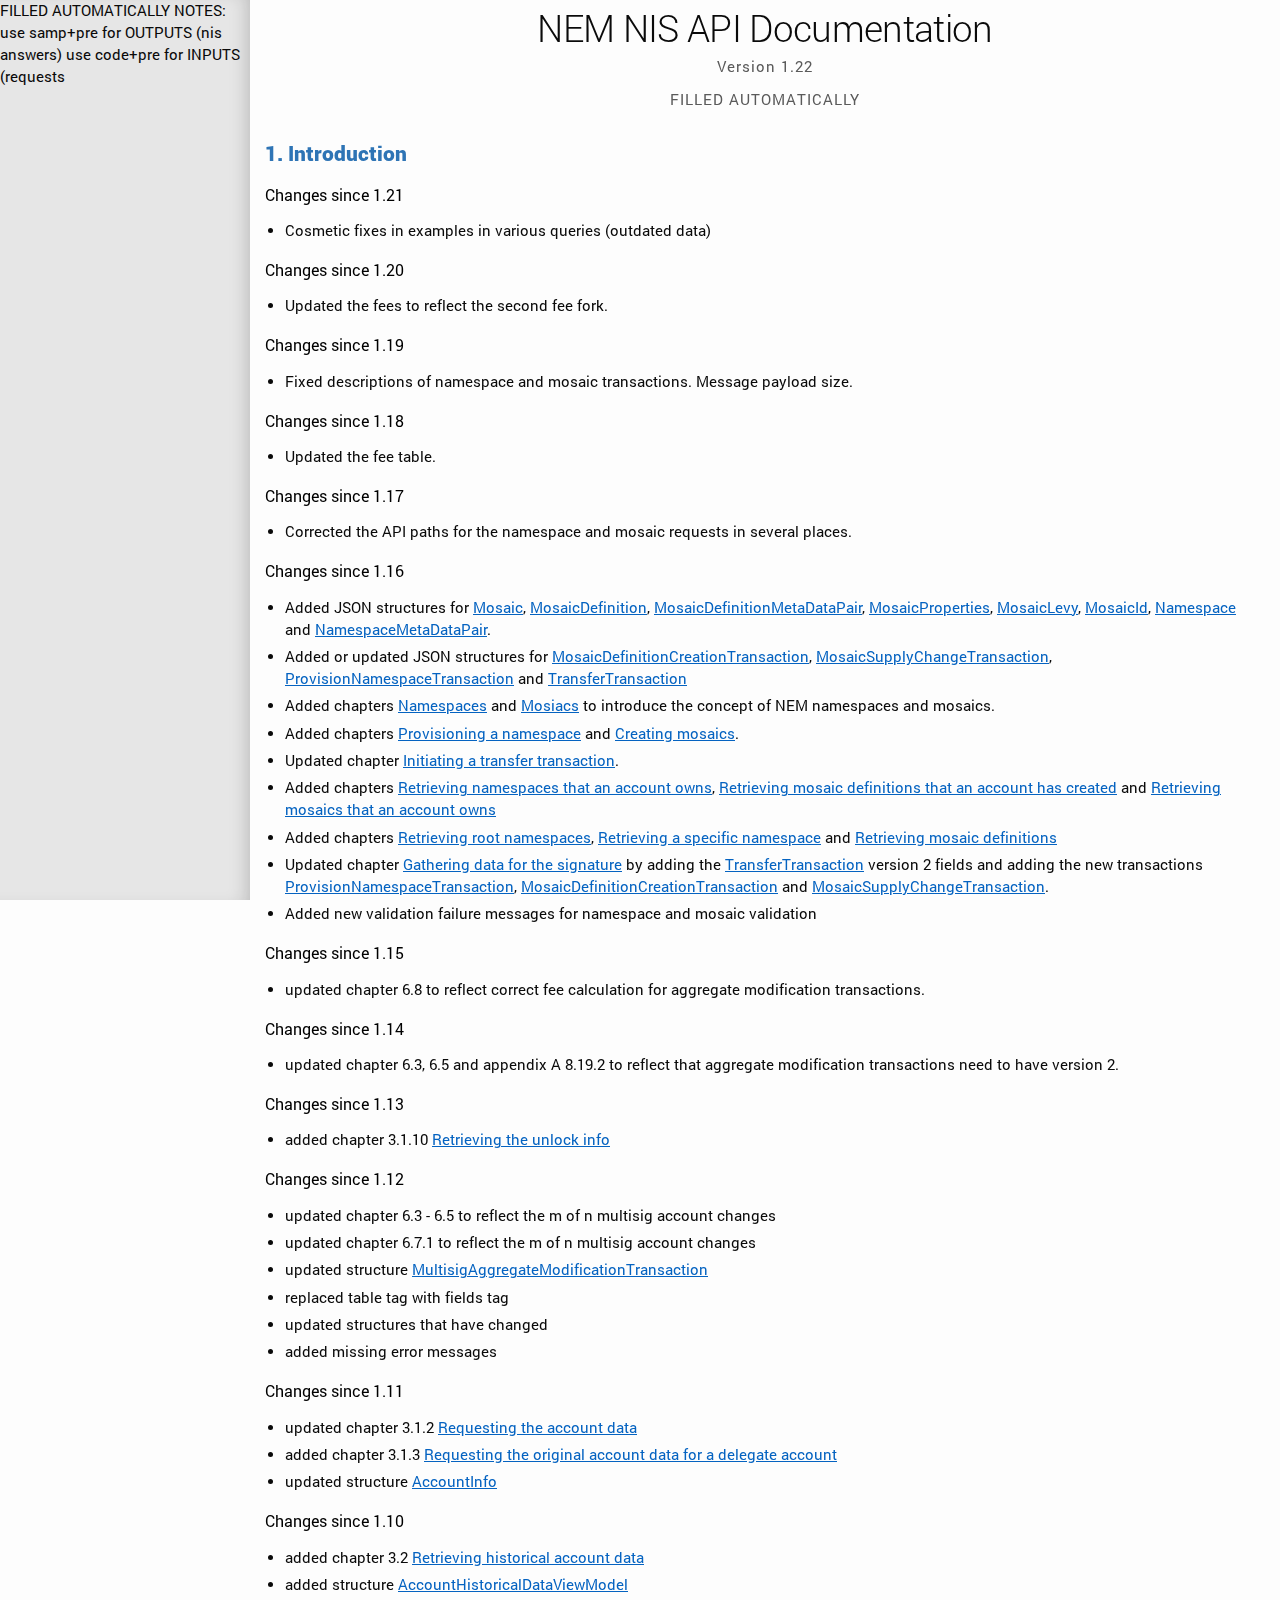
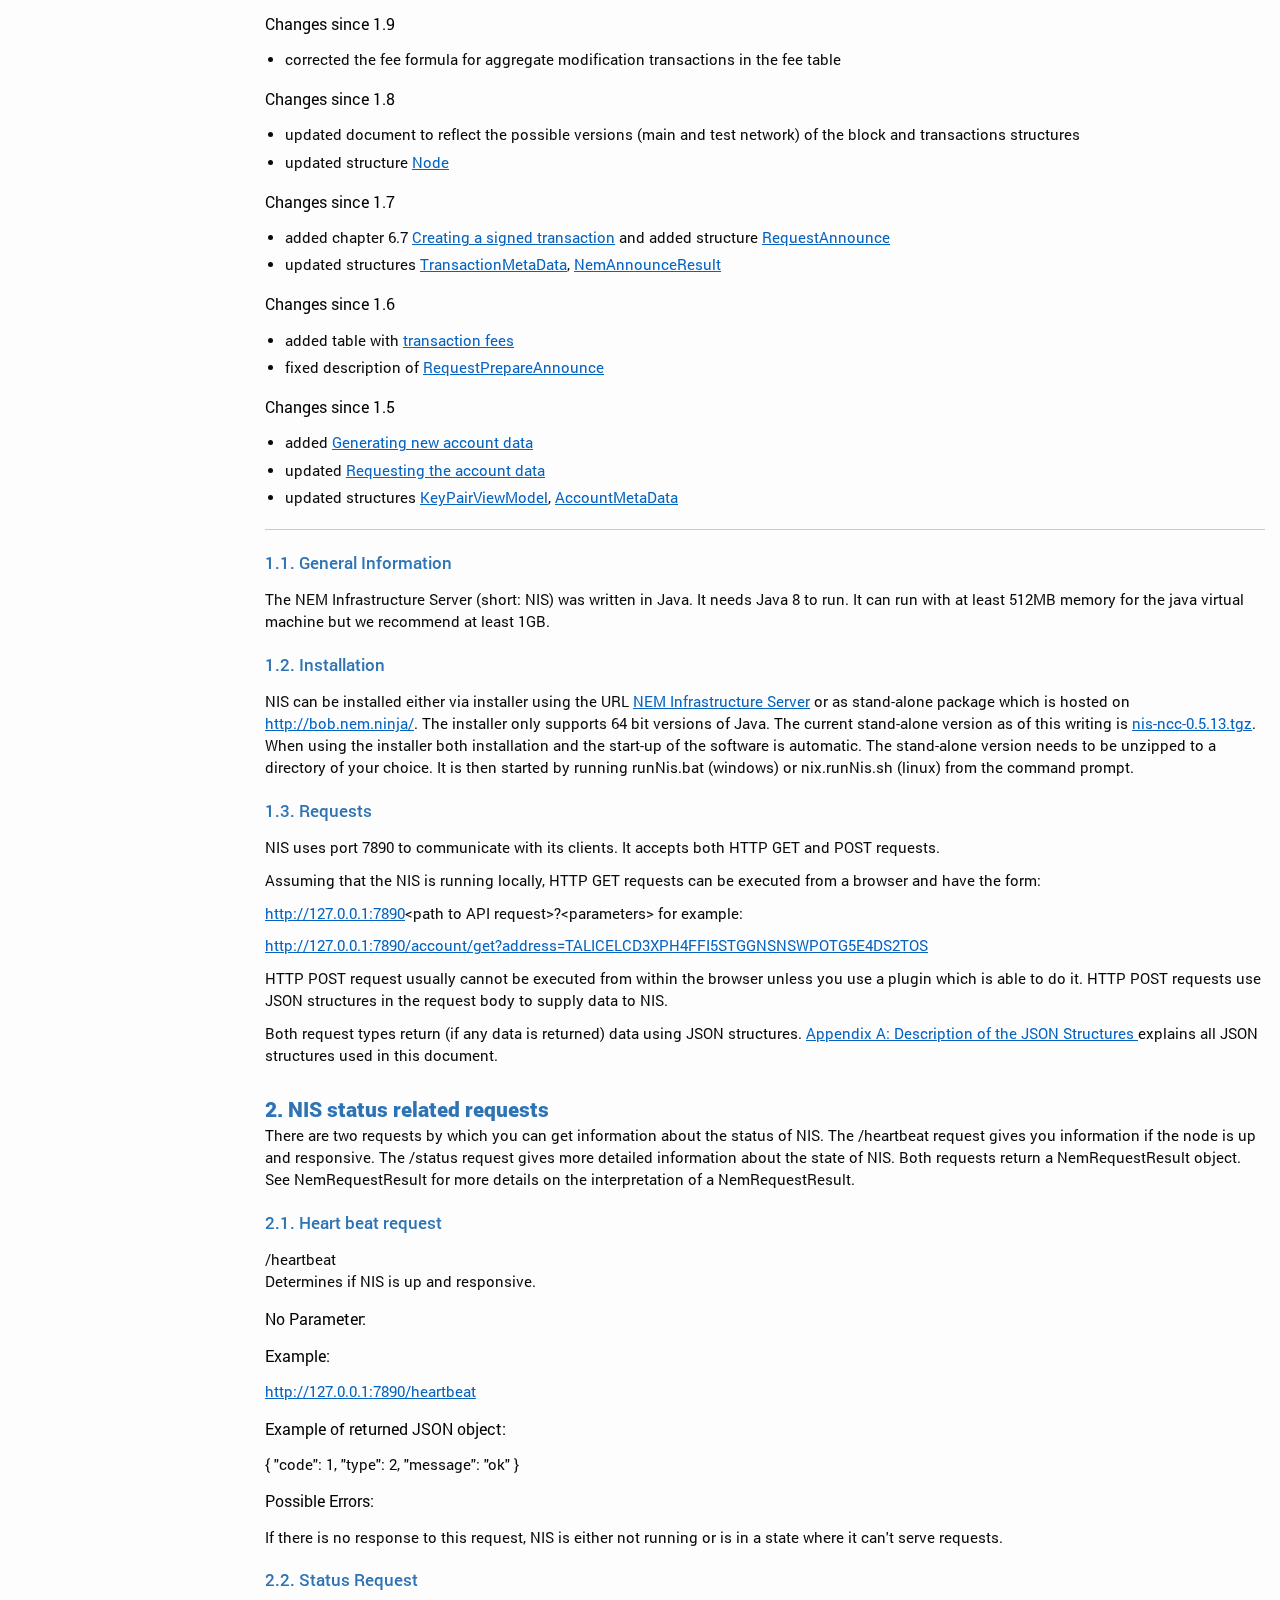
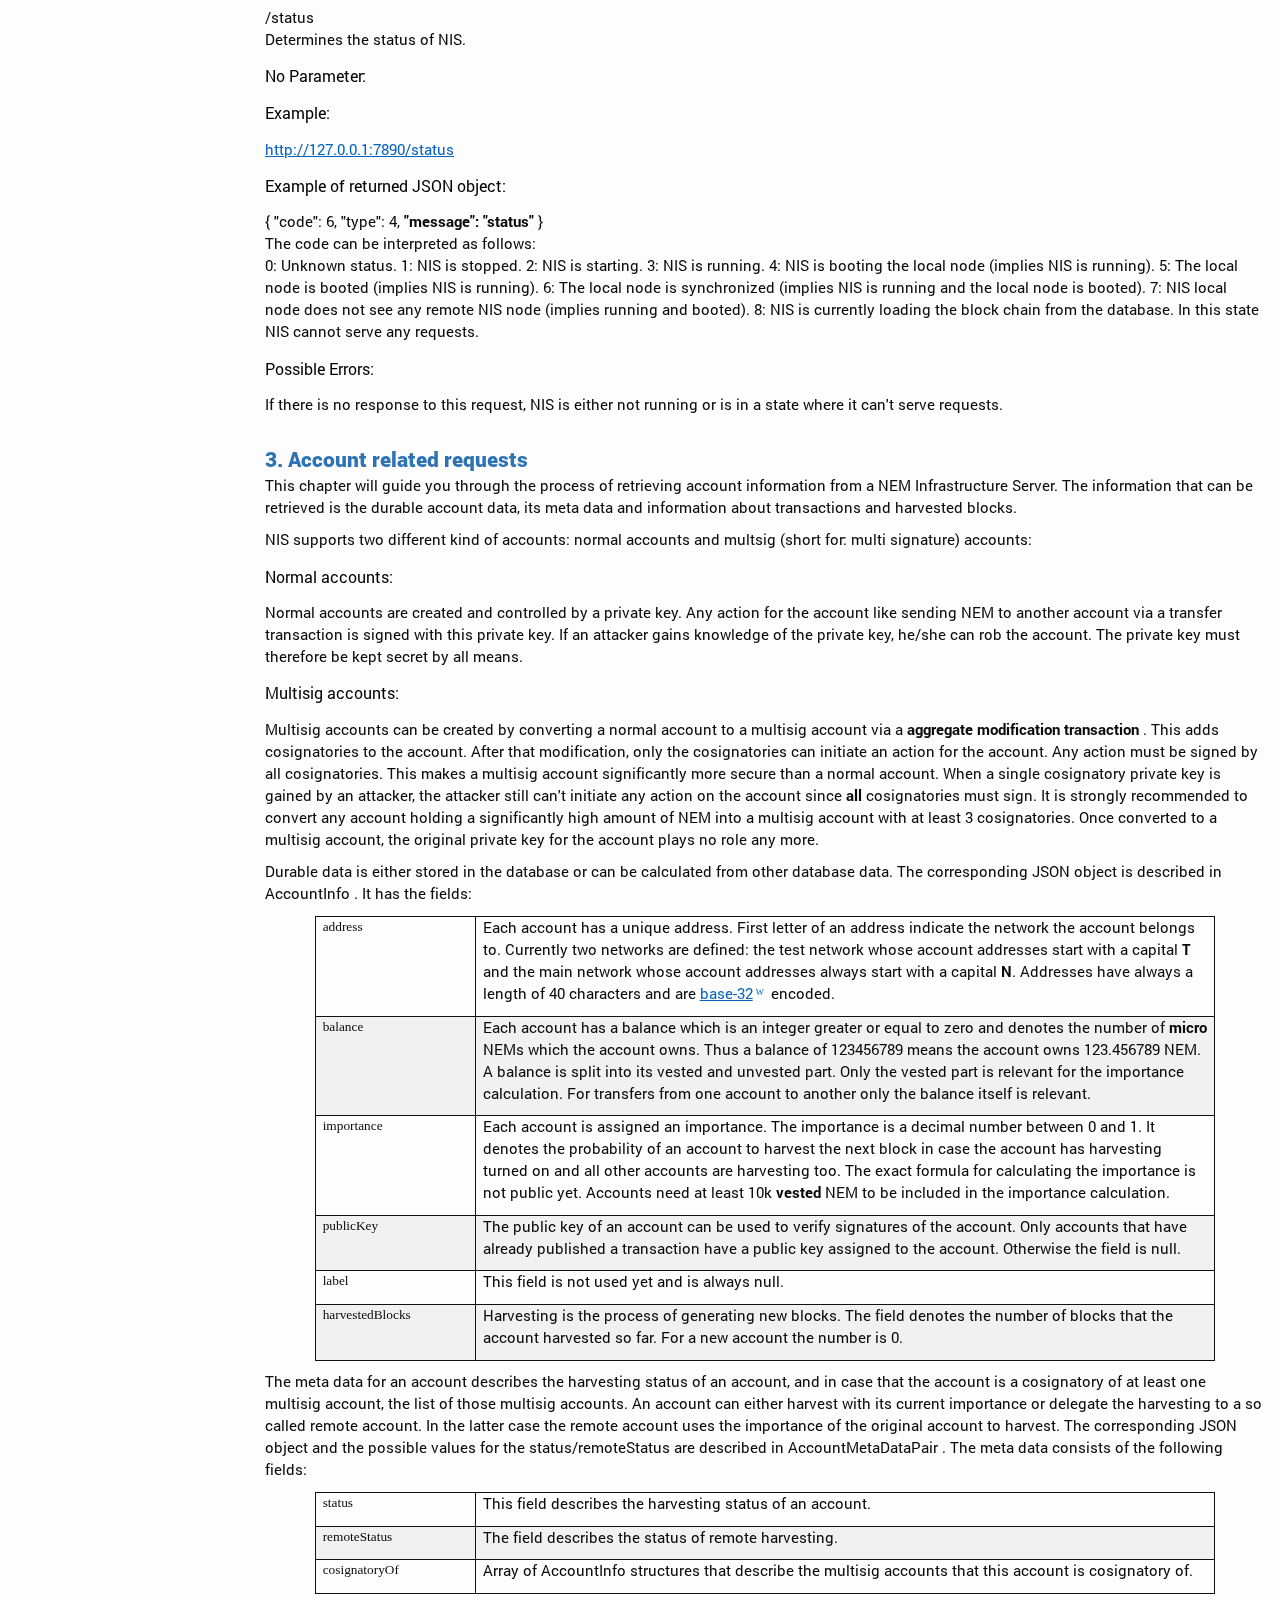
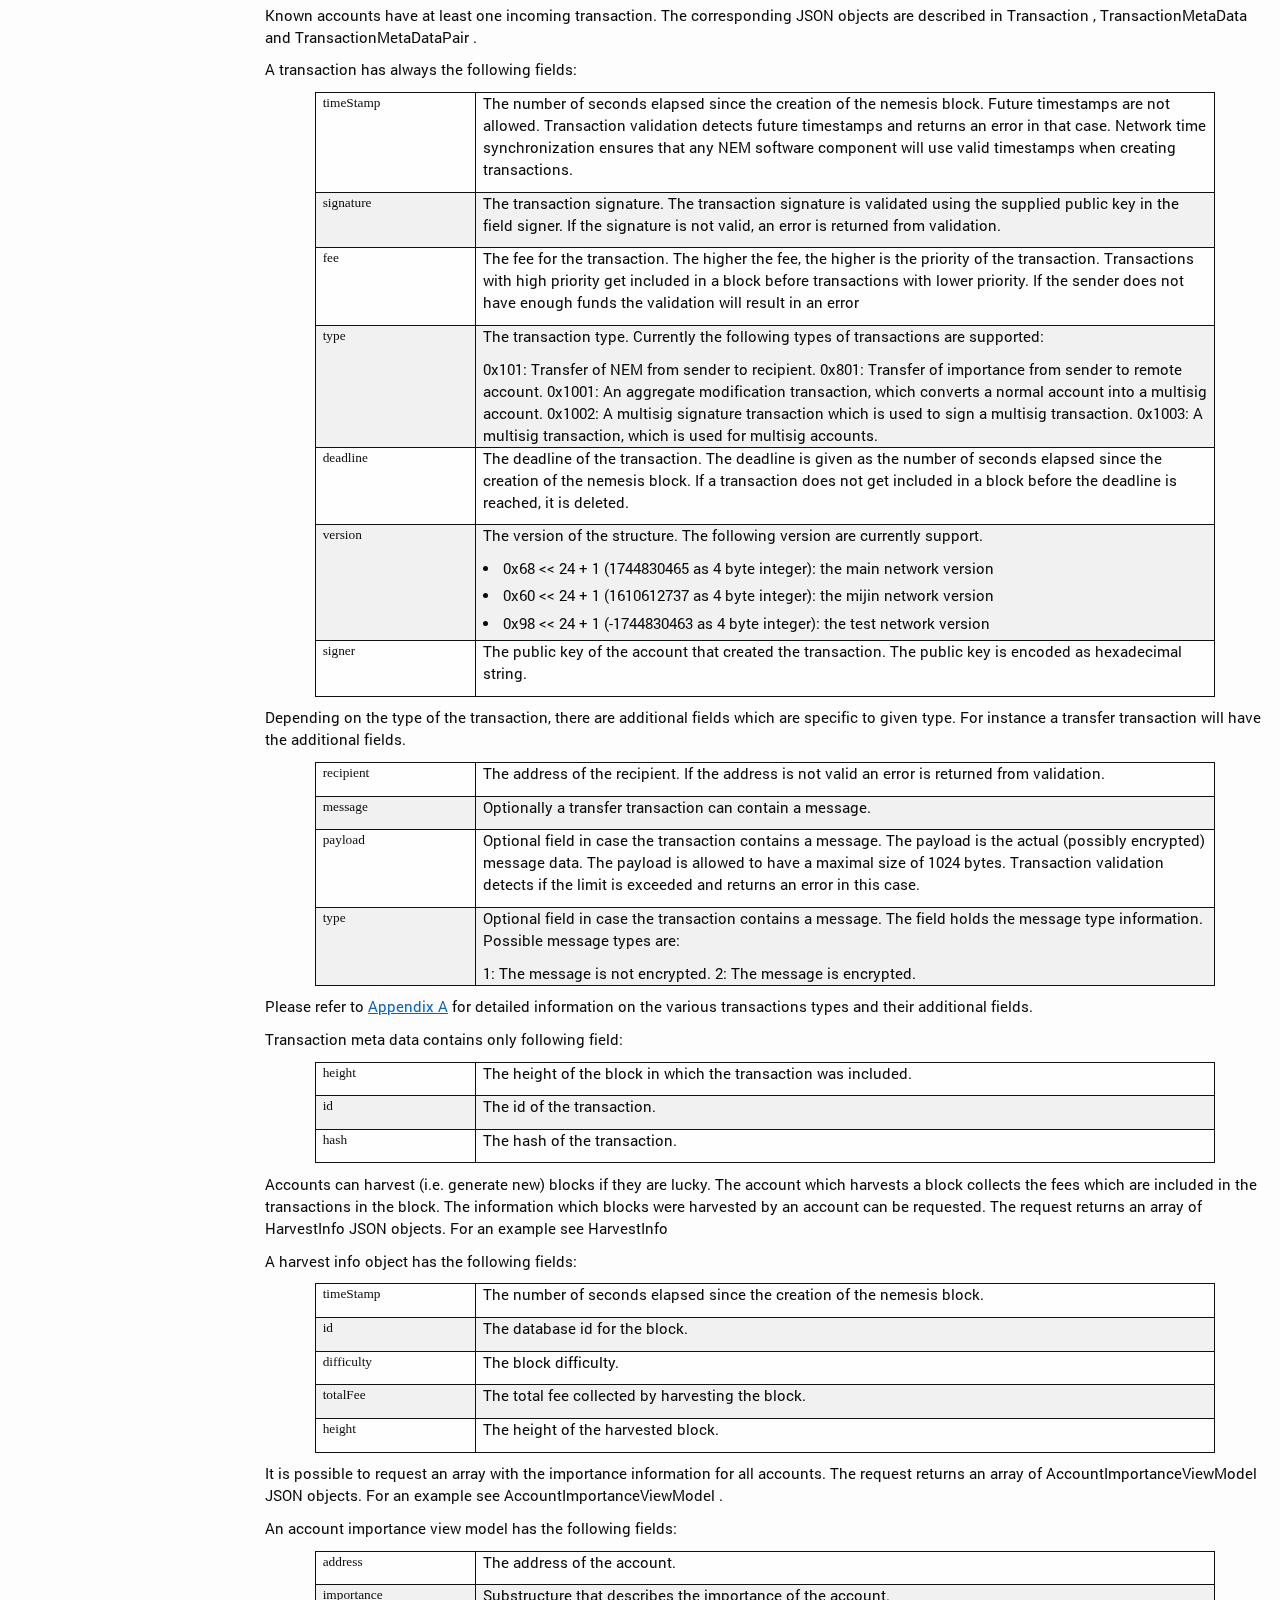
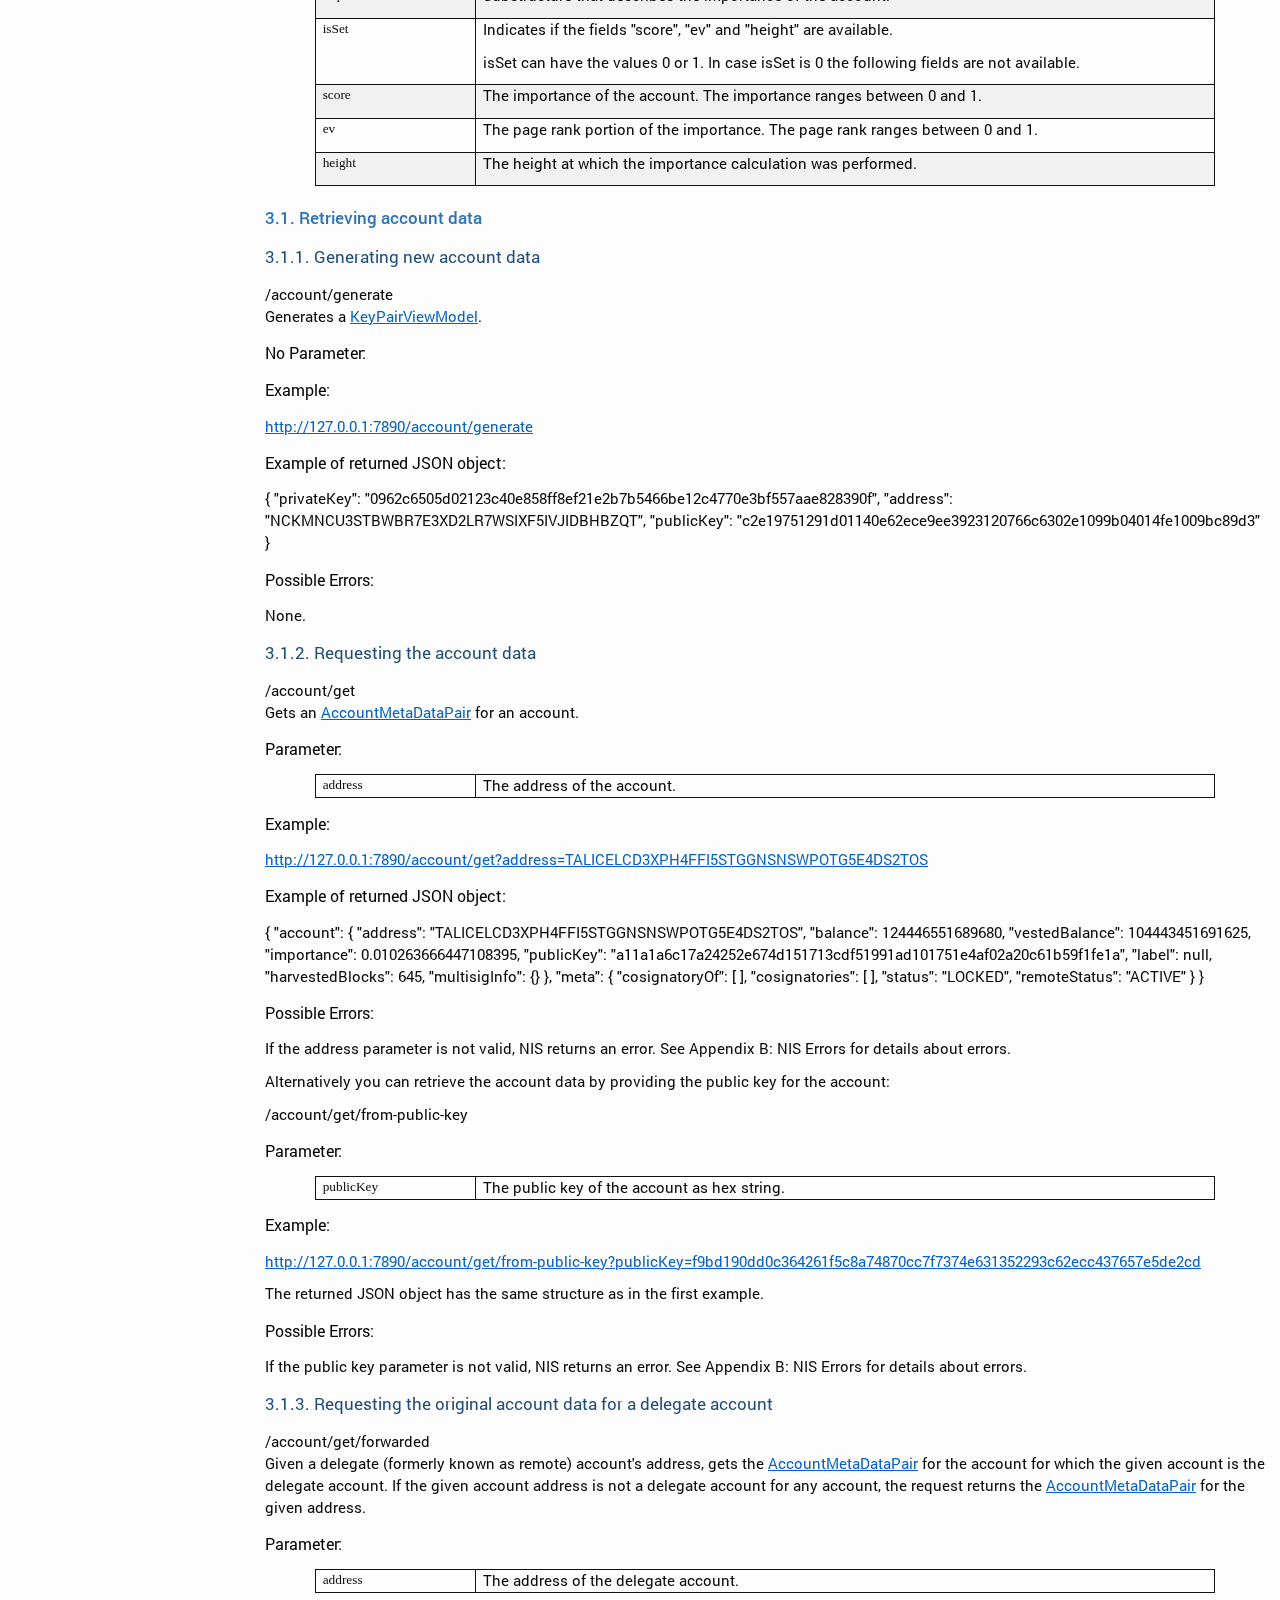
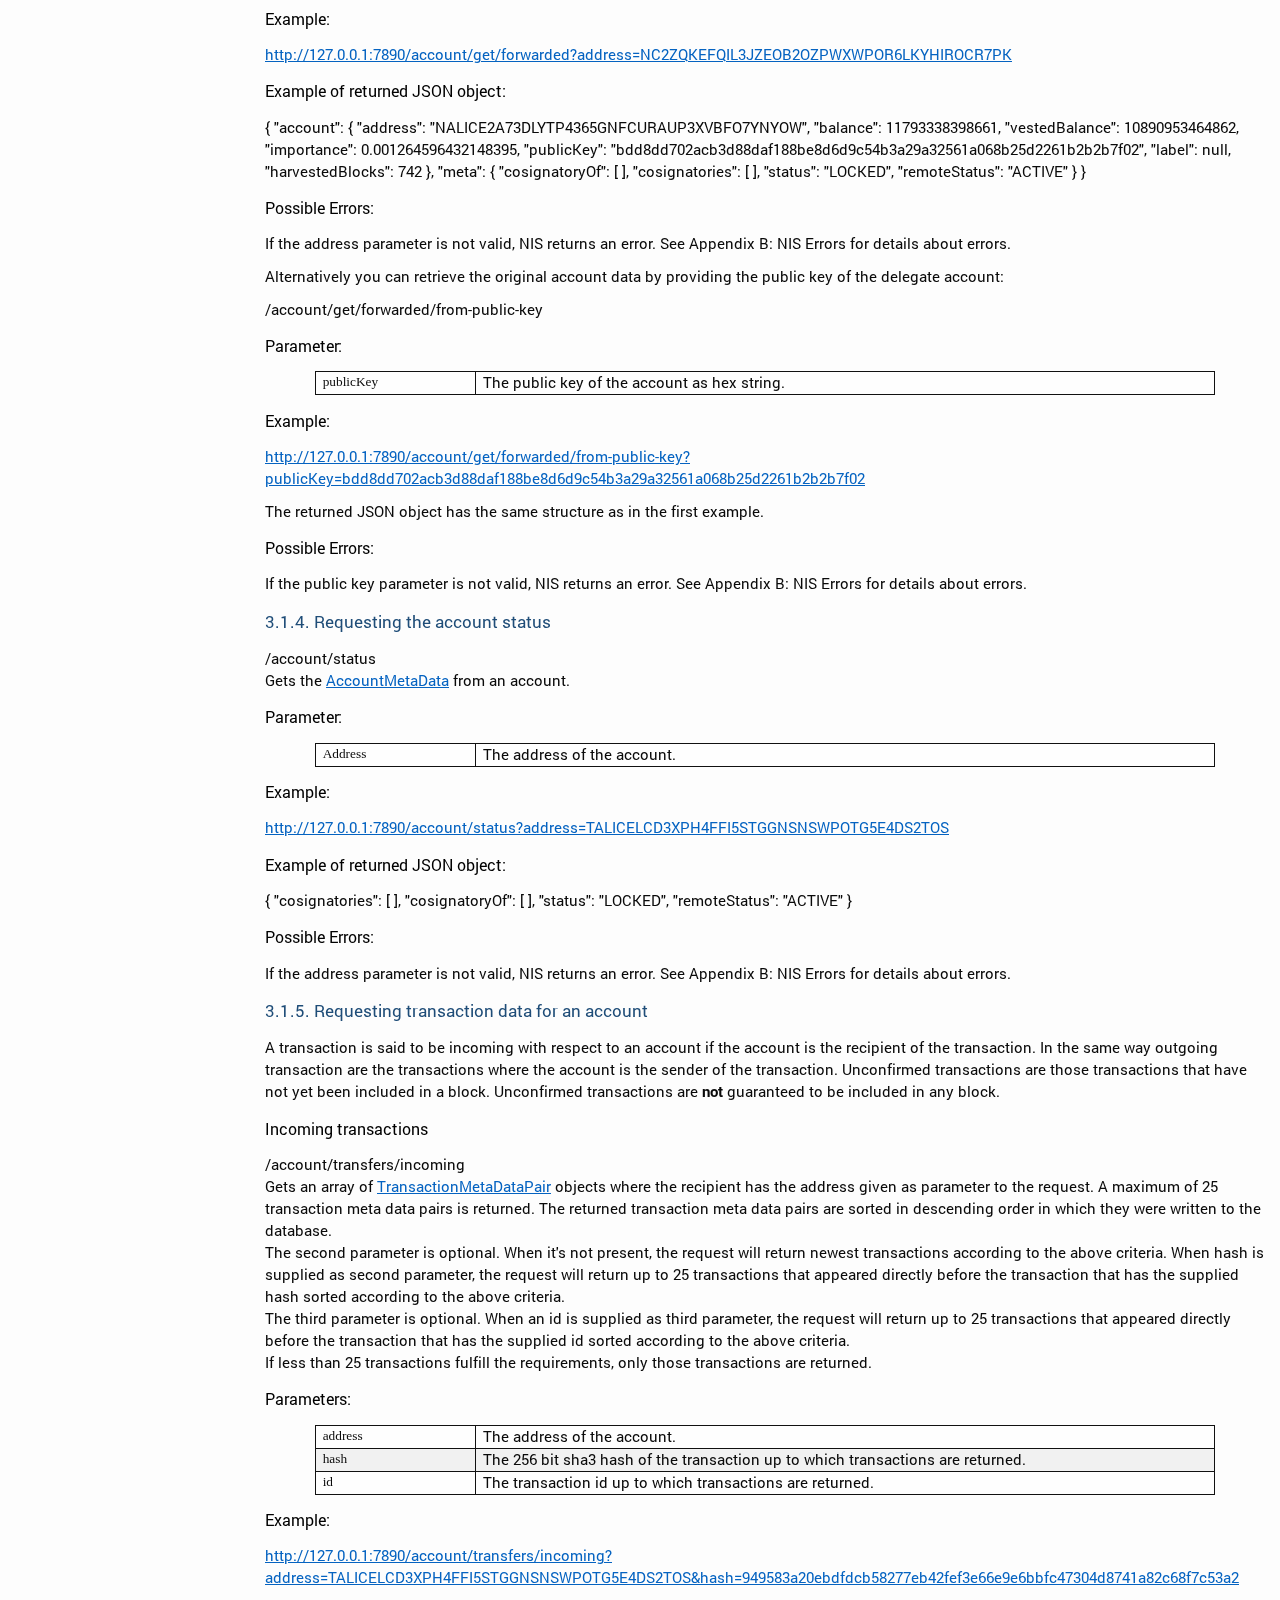
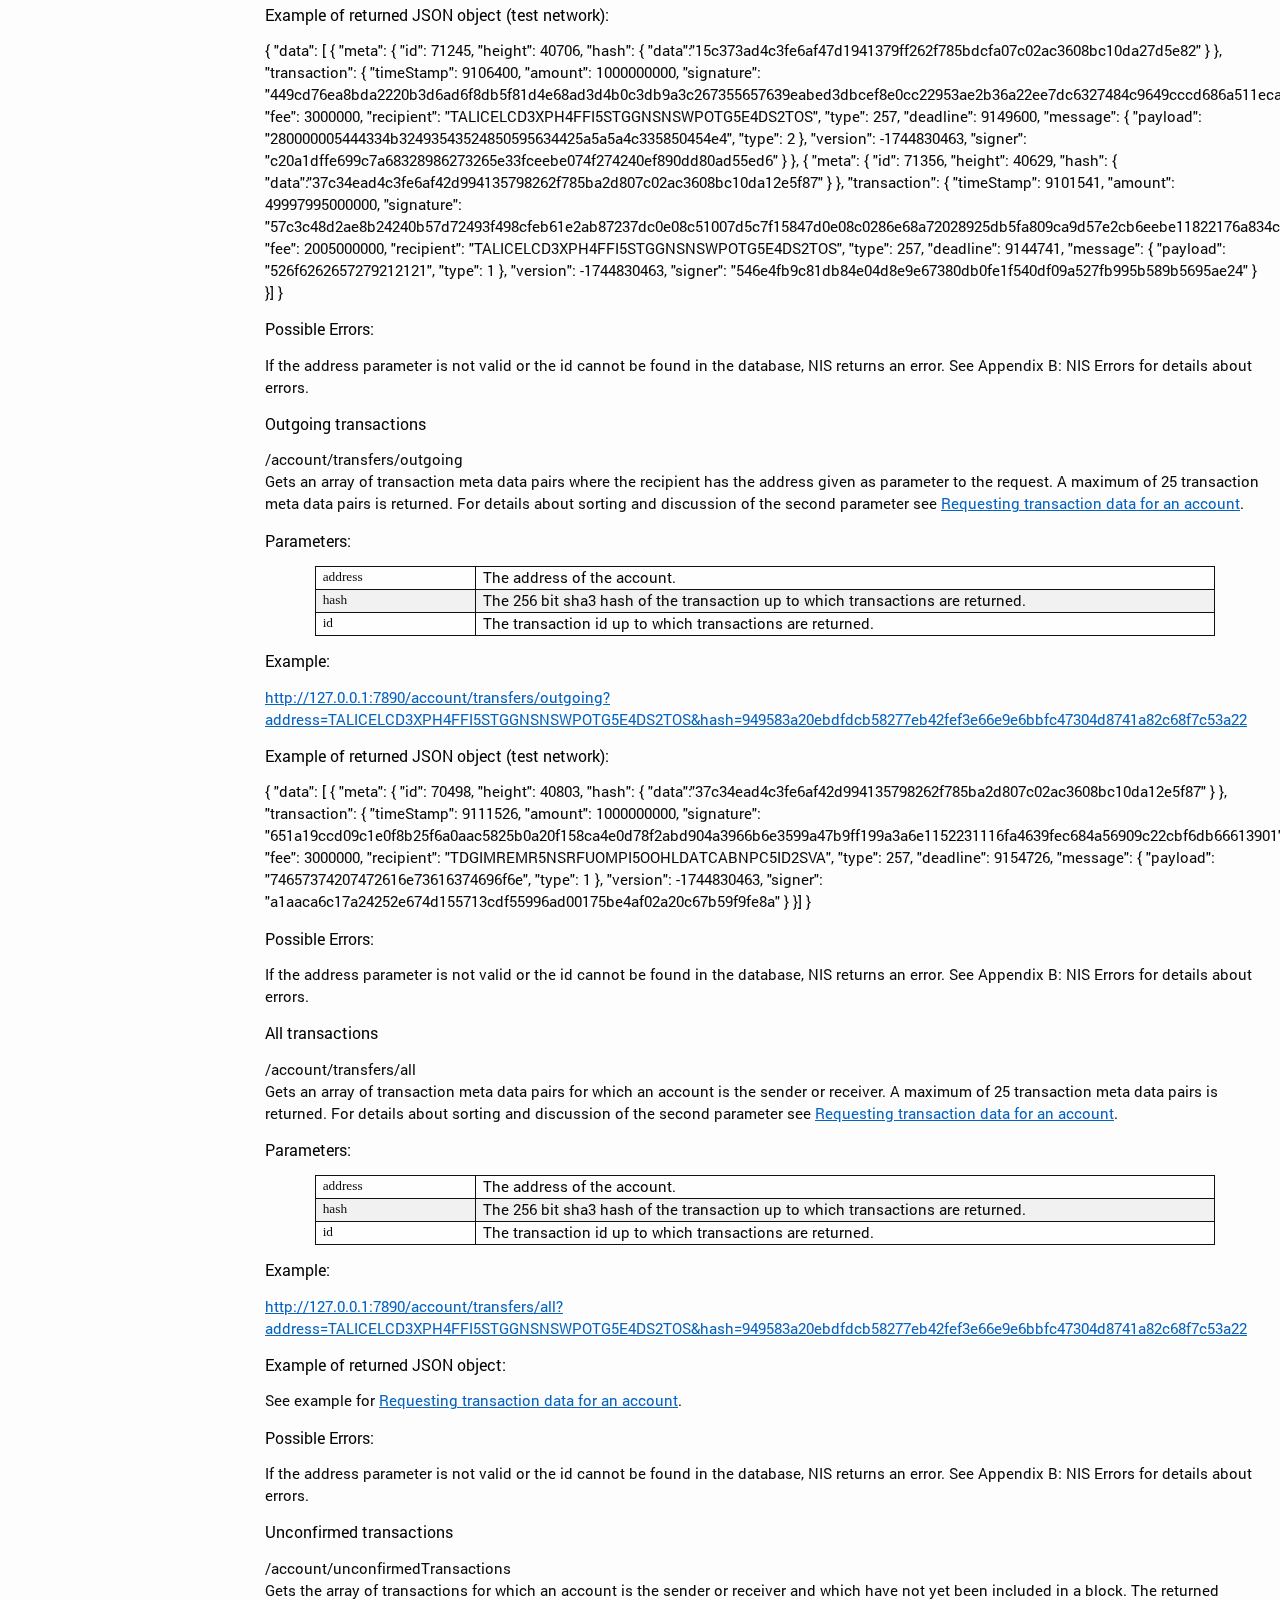
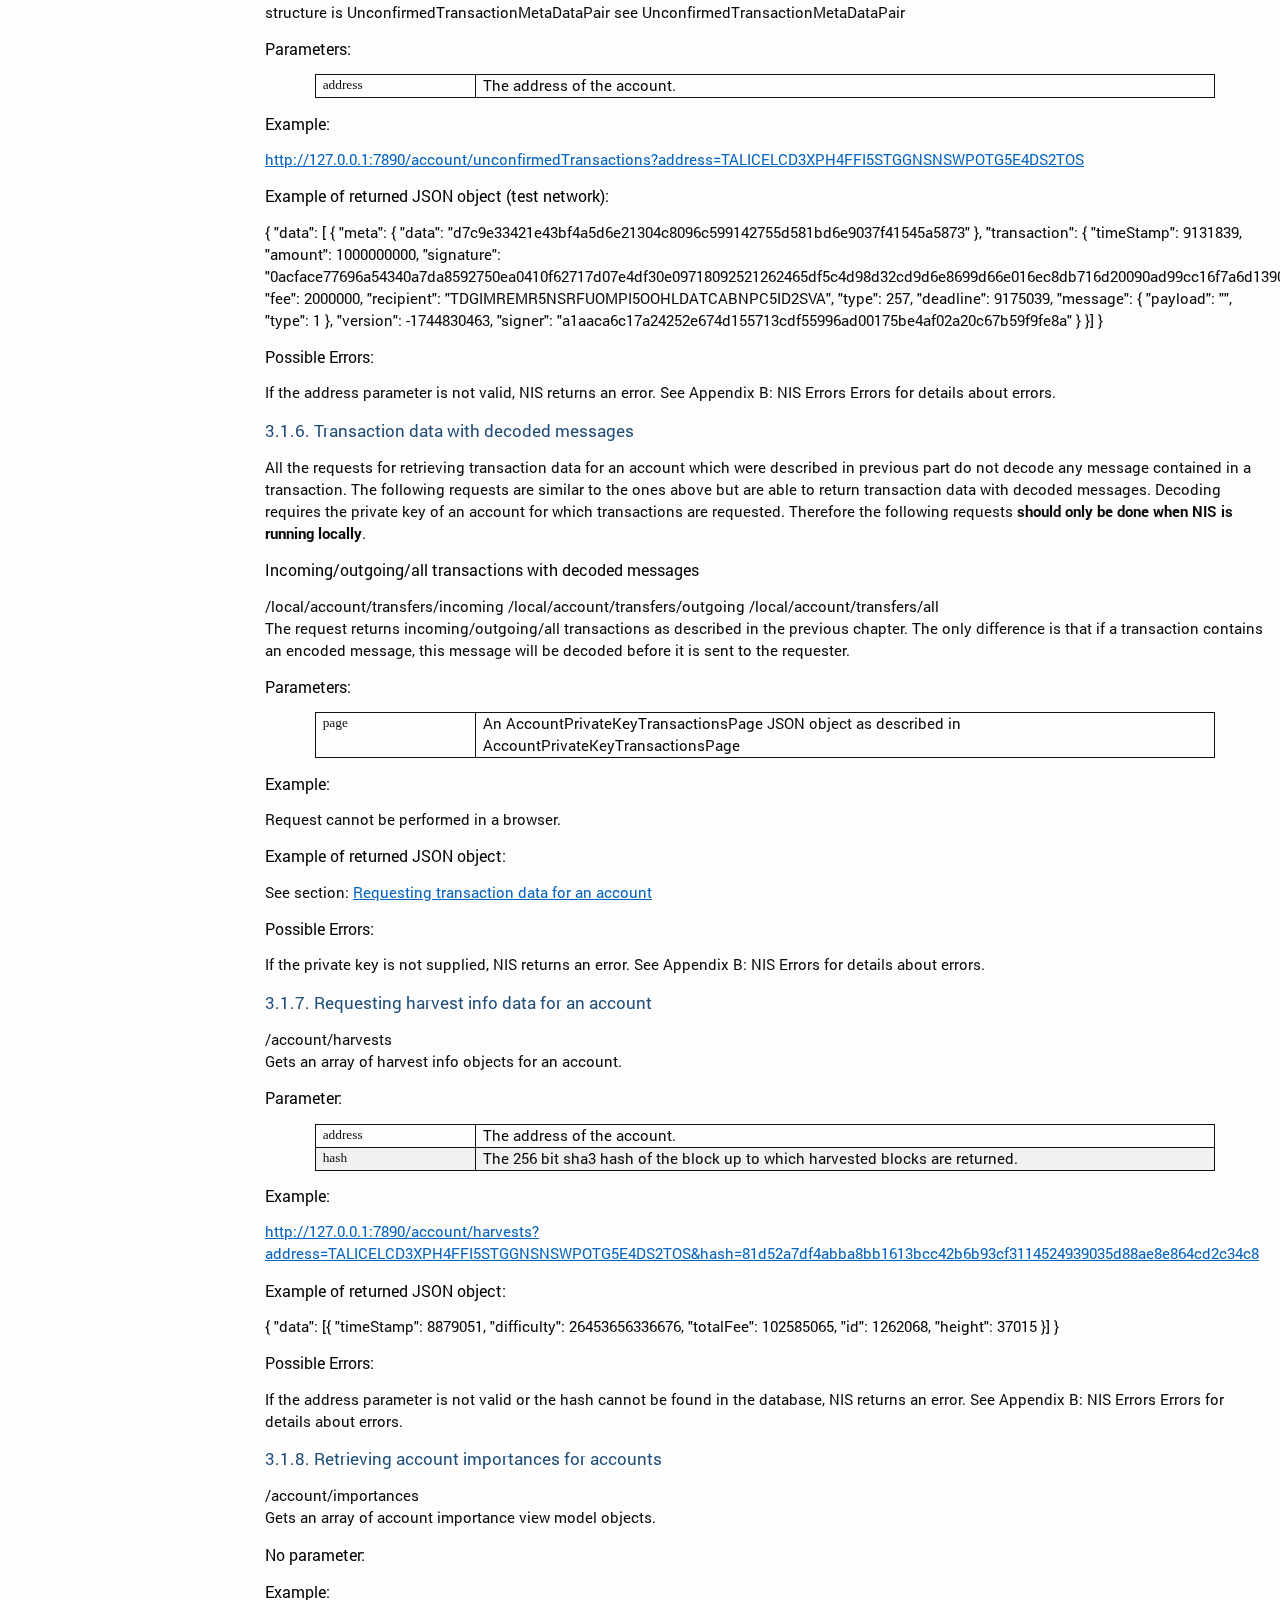
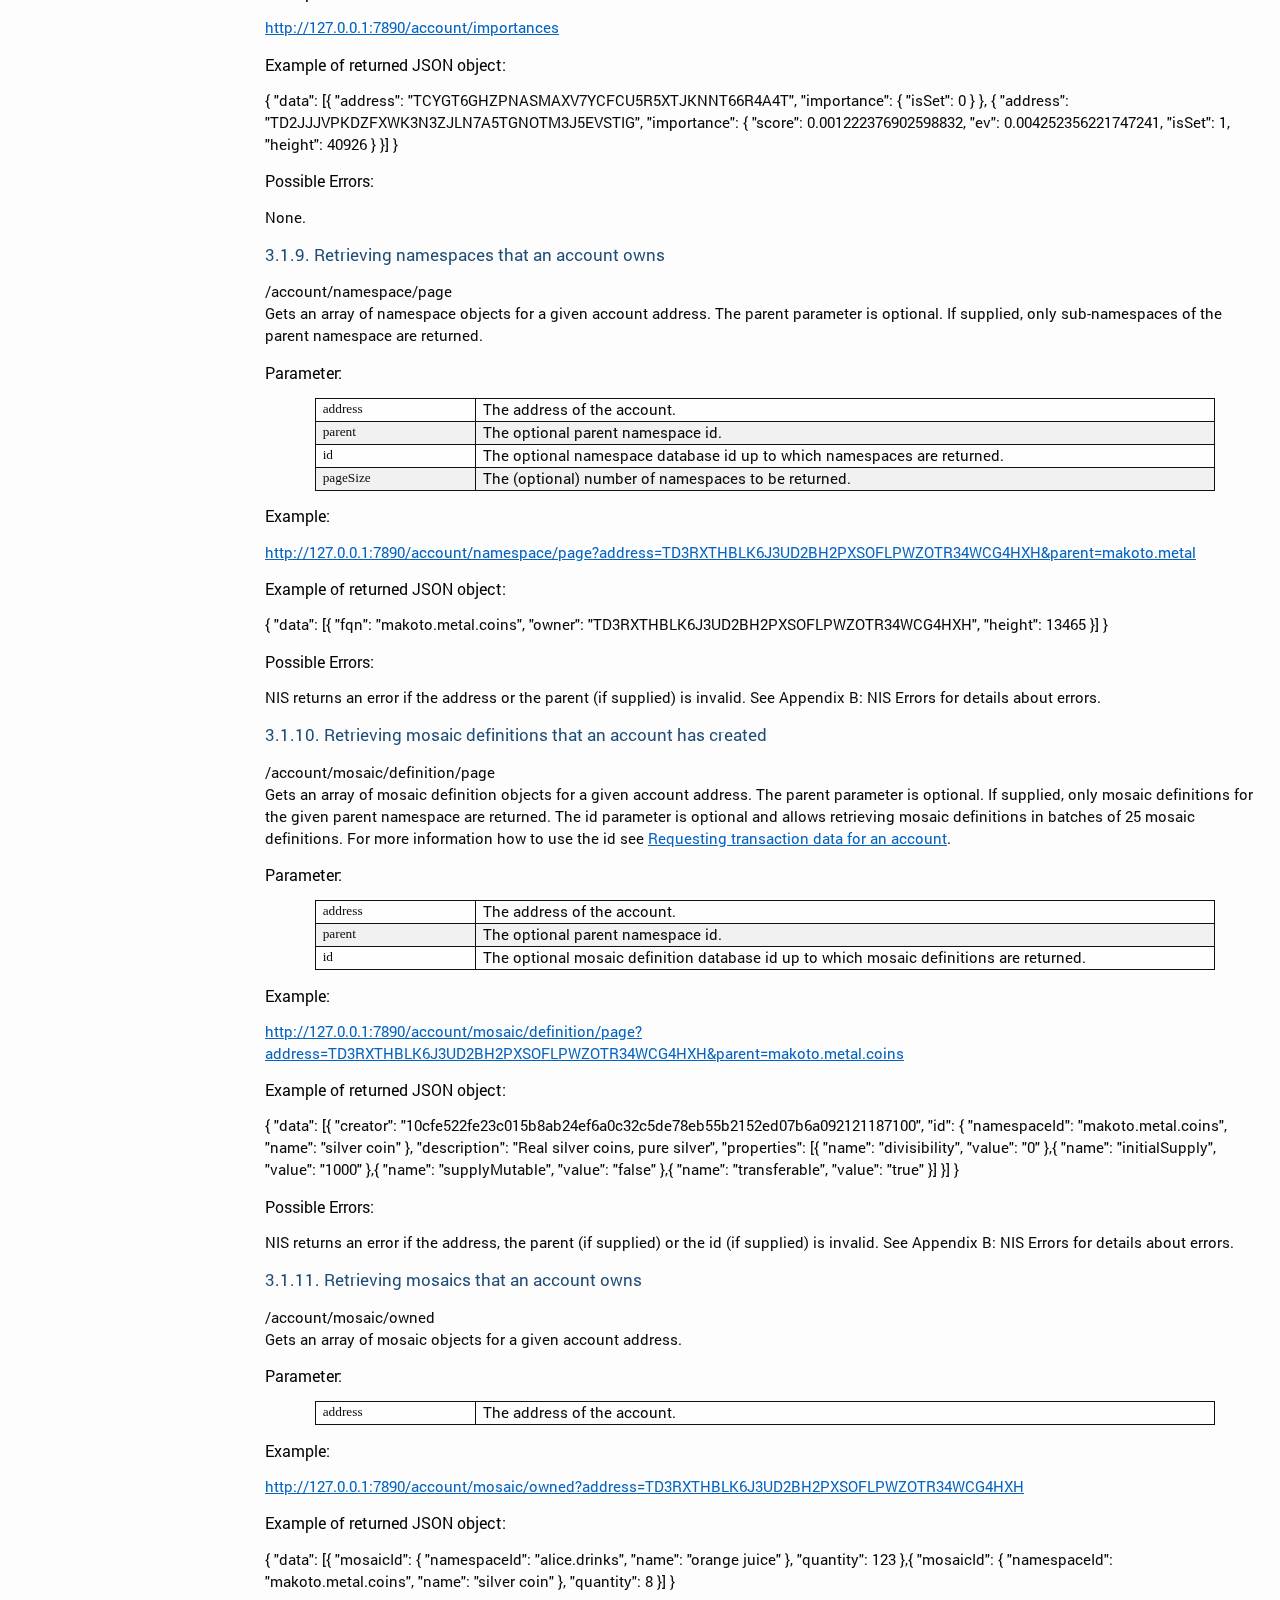
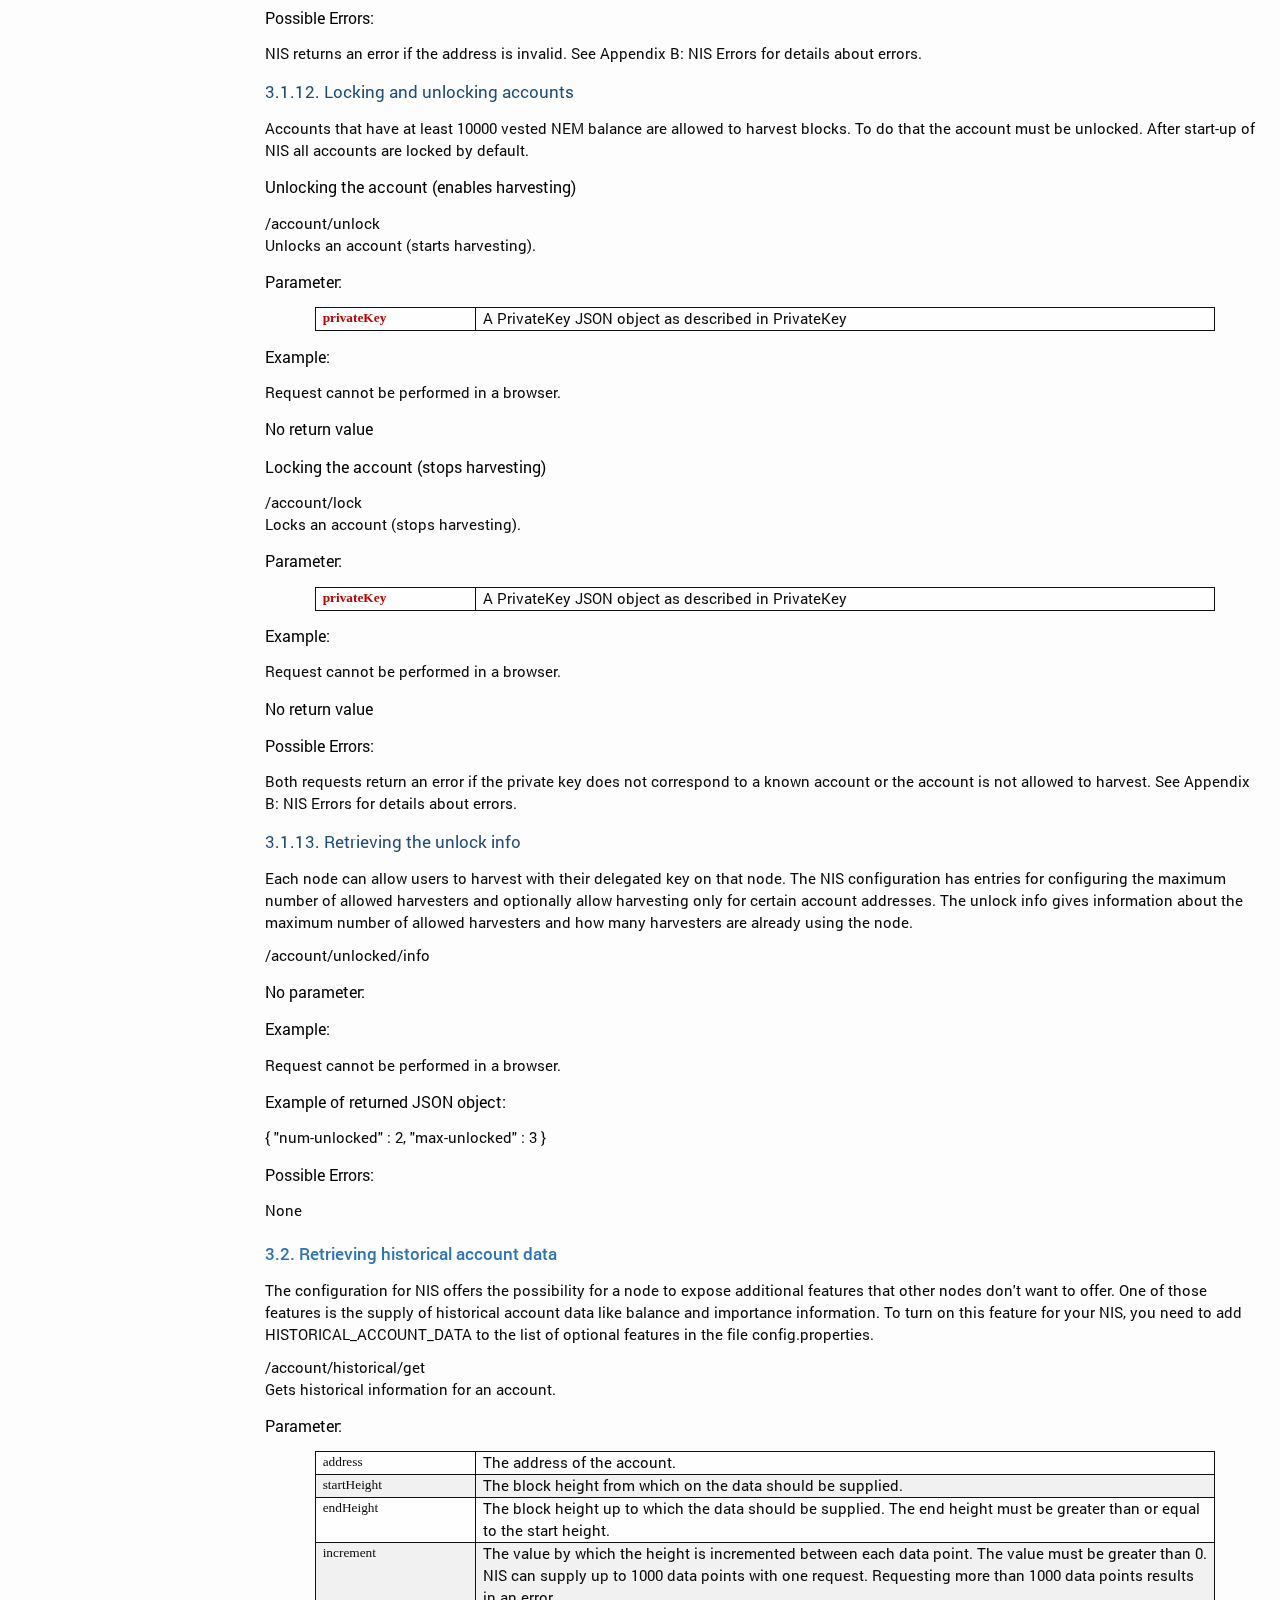
<file: NisApiFoundation.src.html>
﻿<!--suppress HtmlUnknownTag -->
<html>

<head>
    <meta http-equiv=Content-Type content="text/html; charset=utf-8">
    <meta http-equiv="x-ua-compatible" content="ie=edge">
    <meta name="viewport" content="width=device-width, initial-scale=1.0">
    <title>NEM NIS API Documentation</title>
    <link rel="stylesheet" href="css/foundation.css">
    <link rel="stylesheet" href="css/foundation-icons.css">
    <link rel="stylesheet" href="css/app.css">

</head>

<body>

    <div class="title-bar" data-responsive-toggle="responsive-menu" data-hide-for="medium">
        <button class="menu-icon" type="button" data-open="toc"></button>
        <div class="title-bar-title">uNEM</div>
    </div>

    <div class="grid-x grid-padding-x">

        <div class="off-canvas position-left reveal-for-medium hide-for-print" data-off-canvas id="toc">

            FILLED AUTOMATICALLY

            NOTES:

            use samp+pre for OUTPUTS (nis answers)
            use code+pre for INPUTS (requests

        </div>

        <div class="cell medium-auto off-canvas-content" data-off-canvas-content>

            <div class="sections">

                <p class=NemTitleText>NEM NIS API Documentation</p>

                <p class=NemSubtitle>Version 1.22</p>

                <p class=NemSubtitle>
                    <time>FILLED AUTOMATICALLY</time>
                </p>
                <p style='page-break-before:always'></p>

                <h1>Introduction</h1>

                <div>
                    <h4>Changes since 1.21</h4>
                    <ul>
                        <li>Cosmetic fixes in examples in various queries (outdated data)</li>
                    </ul>
                    <h4>Changes since 1.20</h4>
                    <ul>
                        <li>Updated the fees to reflect the second fee fork.</li>
                    </ul>
                    <h4>Changes since 1.19</h4>
                    <ul>
                        <li>Fixed descriptions of namespace and mosaic transactions. Message payload size.</li>
                    </ul>
                    <h4>Changes since 1.18</h4>
                    <ul>
                        <li>Updated the fee table.</li>
                    </ul>
                    <h4>Changes since 1.17</h4>
                    <ul>
                        <li>Corrected the API paths for the namespace and mosaic requests in several places.</li>
                    </ul>
                    <h4>Changes since 1.16</h4>
                    <ul>
                        <li>
                            Added JSON structures for <a href="#mosaic">Mosaic</a>, <a href="#mosaicDefinition">MosaicDefinition</a>,
                            <a href="#mosaicDefinitionMetaDataPair">MosaicDefinitionMetaDataPair</a>, <a href="#mosaicProperties">MosaicProperties</a>,
                            <a href="#mosaicLevy">MosaicLevy</a>, <a href="#mosaicId">MosaicId</a>, <a href="#namespace">Namespace</a> and
                            <a href="#namespaceMetaDataPair">NamespaceMetaDataPair</a>.
                        </li>
                        <li>
                            Added or updated JSON structures for <a href="#mosaicDefinitionCreationTransaction">MosaicDefinitionCreationTransaction</a>,
                            <a href="#mosaicSupplyChangeTransaction">MosaicSupplyChangeTransaction</a>, <a href="#provisionNamespaceTransaction">ProvisionNamespaceTransaction</a>
                            and
                            <a href="#transferTransaction">TransferTransaction</a>
                        </li>
                        <li>
                            Added chapters <a href="#namespaces">Namespaces</a> and <a href="#mosaics">Mosiacs</a> to introduce the concept of NEM namespaces and mosaics.
                        </li>
                        <li>Added chapters <a href="#provisioning-a-namespace">Provisioning a namespace</a> and <a href="#creating-mosaics">Creating mosaics</a>.</li>
                        <li>Updated chapter <a href="#initiating-a-transfer-transaction">Initiating a transfer transaction</a>.</li>
                        <li>
                            Added chapters <a href="#retrieving-namespaces-that-a-account-owns">Retrieving namespaces that an account owns</a>,
                            <a href="#retrieving-mosaic-definitions-that-an-account-has-created">Retrieving mosaic definitions that an account has created</a> and
                            <a href="#retrieving-mosaics-that-an-account-owns">Retrieving mosaics that an account owns</a>
                        </li>
                        <li>
                            Added chapters <a href="#retrieving-root-namespaces">Retrieving root namespaces</a>,
                            <a href="#retrieving-a-specific-namespace">Retrieving a specific namespace</a> and
                            <a href="#retrieving-mosaic-definitions">Retrieving mosaic definitions</a>
                        </li>
                        <li>
                            Updated chapter <a href="#gathering-data-for-the-signature">Gathering data for the signature</a> by adding the
                            <a href="#transferTransaction">TransferTransaction</a> version 2 fields and adding the new transactions
                            <a href="#provisionNamespaceTransaction">ProvisionNamespaceTransaction</a>,
                            <a href="#mosaicDefinitionCreationTransaction">MosaicDefinitionCreationTransaction</a> and
                            <a href="#mosaicSupplyChangeTransaction">MosaicSupplyChangeTransaction</a>.
                        </li>
                        <li>Added new validation failure messages for namespace and mosaic validation</li>
                    </ul>

                    <h4>Changes since 1.15</h4>
                    <ul>
                        <li>updated chapter 6.8 to reflect correct fee calculation for aggregate modification transactions.</li>
                    </ul>

                    <h4>Changes since 1.14</h4>
                    <ul>
                        <li>updated chapter 6.3, 6.5 and appendix A 8.19.2 to reflect that aggregate modification transactions need to have version 2.</li>
                    </ul>

                    <h4>Changes since 1.13</h4>
                    <ul>
                        <li>added chapter 3.1.10 <a href="#retrieving-the-unlock-info"> Retrieving the unlock info</a></li>
                    </ul>

                    <h4>Changes since 1.12</h4>
                    <ul>
                        <li>updated chapter 6.3 - 6.5 to reflect the m of n multisig account changes</li>
                        <li>updated chapter 6.7.1 to reflect the m of n multisig account changes</li>
                        <li>updated structure <a href="#multisigAggregateModificationTransaction">MultisigAggregateModificationTransaction</a></li>
                        <li>replaced table tag with fields tag</li>
                        <li>updated structures that have changed</li>
                        <li>added missing error messages</li>
                    </ul>
                    <h4>Changes since 1.11</h4>
                    <ul>
                        <li>updated chapter 3.1.2 <a href="#requesting-the-account-data"> Requesting the account data</a></li>
                        <li>
                            added chapter 3.1.3 <a href="#requesting-the-original-account-data-for-a-delegate-account">
                                Requesting the original account data for a delegate
                                account
                            </a>
                        </li>
                        <li>updated structure <a href="#accountInfo">AccountInfo</a></li>
                    </ul>

                    <h4>Changes since 1.10</h4>
                    <ul>
                        <li>added chapter 3.2 <a href="#retrieving-historical-account-data"> Retrieving historical account data</a></li>
                        <li>added structure <a href="#accountHistoricalDataViewModel">AccountHistoricalDataViewModel</a></li>
                    </ul>

                    <h4>Changes since 1.9</h4>
                    <ul>
                        <li>corrected the fee formula for aggregate modification transactions in the fee table</li>
                    </ul>

                    <h4>Changes since 1.8</h4>
                    <ul>
                        <li>updated document to reflect the possible versions (main and test network) of the block and transactions structures</li>
                        <li>updated structure <a href="#node">Node</a></li>
                    </ul>

                    <h4>Changes since 1.7</h4>
                    <ul>
                        <li>
                            added chapter 6.7 <a href="#creating-a-signed-transaction"> Creating a signed transaction</a> and added structure <a href="#requestAnnounce">RequestAnnounce</a>
                        </li>
                        <li>updated structures <a href="#transactionMetaData">TransactionMetaData</a>, <a href="#nemAnnounceResult">NemAnnounceResult</a></li>
                    </ul>

                    <h4>Changes since 1.6</h4>
                    <ul>
                        <li>added table with <a href="#transaction-fees">transaction fees</a></li>
                        <li>fixed description of <a href="#requestPrepareAnnounce">RequestPrepareAnnounce</a></li>
                    </ul>

                    <h4>Changes since 1.5</h4>
                    <ul>
                        <li>added <a href="#generating-new-account-data">Generating new account data</a></li>
                        <li>updated <a href="#requesting-the-account-data">Requesting the account data</a></li>
                        <li>updated structures <a href="#keyPairViewModel">KeyPairViewModel</a>, <a href="#accountMetaData">AccountMetaData</a></li>
                    </ul>
                </div>

                <hr />

                <h2>General Information</h2>

                <p>
                    The NEM Infrastructure Server (short: NIS) was written in Java. It needs Java 8 to run. It can run with at least 512MB memory for the java virtual
                    machine but we recommend at least 1GB.
                </p>

                <h2>Installation</h2>

                <p>
                    NIS can be installed either via installer using the URL <a href="http://bob.nem.ninja/installer/">NEM Infrastructure Server</a> or as stand-alone package
                    which is hosted on <a href="http://bob.nem.ninja/">http://bob.nem.ninja/</a>. The installer only supports 64 bit versions of Java. The current
                    stand-alone version as of this writing is <a href="http://bob.nem.ninja/nis-ncc-0.5.13.tgz">nis-ncc-0.5.13.tgz</a>. When using the installer both
                    installation and the start-up of the software is automatic. The stand-alone version needs to be unzipped to a directory of your choice. It is then
                    started by running runNis.bat (windows) or nix.runNis.sh (linux) from the command prompt.
                </p>

                <h2>Requests</h2>

                <p>NIS uses port 7890 to communicate with its clients. It accepts both HTTP GET and POST requests.</p>

                <p>Assuming that the NIS is running locally, HTTP GET requests can be executed from a browser and have the form:</p>

                <p><a href="http://127.0.0.1:7890/">http://127.0.0.1:7890</a>&lt;path to API request&gt;?&lt;parameters&gt; for example:</p>

                <p>
                    <a href="http://127.0.0.1:7890/account/get?address=TALICELCD3XPH4FFI5STGGNSNSWPOTG5E4DS2TOS">http://127.0.0.1:7890/account/get?address=TALICELCD3XPH4FFI5STGGNSNSWPOTG5E4DS2TOS</a>
                </p>

                <p>
                    HTTP POST request usually cannot be executed from within the browser unless you use a plugin which is able to do it. HTTP POST requests use JSON
                    structures in the request body to supply data to NIS.
                </p>

                <p>
                    Both request types return (if any data is returned) data using JSON structures. <a href="#appendix-A:-description-of-the-JSON-structures">
                        Appendix A:
                        Description of the JSON Structures
                    </a> explains all JSON structures used in this document.
                </p>

                <h1>NIS status related requests</h1>

                <p>
                    There are two requests by which you can get information about the status of NIS. The /heartbeat request gives you information if the node is up and
                    responsive. The /status request gives more detailed information about the state of NIS. Both requests return a NemRequestResult object. See
                    <appa>NemRequestResult</appa>
                    for more details on the interpretation of a NemRequestResult.
                </p>

                <!-- ---- ---- ---- ---- ---- ---- ---- ---- ---- ---- ---- ---- ---- ---- ---- -->
                <h2>Heart beat request</h2>
                <api get>/heartbeat</api>

                <desc>
                    <p class=NemNoSpacing>Determines if NIS is up and responsive.</p>
                </desc>

                <h4>No Parameter:</h4>

                <h4>Example:</h4>

                <p><a href="http://127.0.0.1:7890/heartbeat">http://127.0.0.1:7890/heartbeat</a></p>

                <h4>Example of returned JSON object:</h4>

                <resp>
                    {
                    "code": 1,
                    "type": 2,
                    "message": "ok"
                    }
                </resp>

                <h4>Possible Errors:</h4>

                <p class=NemNoSpacing>
                    If there is no response to this request,
                    NIS is either not running or is in a state where it can't serve requests.
                </p>

                <!-- ---- ---- ---- ---- ---- ---- ---- ---- ---- ---- ---- ---- ---- ---- ---- -->
                <h2>Status Request</h2>
                <api get>/status</api>

                <desc>
                    <p class=NemNoSpacing>Determines the status of NIS.</p>
                </desc>

                <h4>No Parameter:</h4>

                <h4>Example:</h4>

                <p><a href="http://127.0.0.1:7890/status">http://127.0.0.1:7890/status</a></p>

                <h4>Example of returned JSON object:</h4>

                <resp>
                    {
                    "code": 6,
                    "type": 4,
                    <b>"message": "status"</b>
                    }
                </resp>

                <p class=NemNoSpacing>The code can be interpreted as follows:</p>
                <vals>
                    0: Unknown status.
                    1: NIS is stopped.
                    2: NIS is starting.
                    3: NIS is running.
                    4: NIS is booting the local node (implies NIS is running).
                    5: The local node is booted (implies NIS is running).
                    6: The local node is synchronized (implies NIS is running and the local node is booted).
                    7: NIS local node does not see any remote NIS node (implies running and booted).
                    8: NIS is currently loading the block chain from the database. In this state NIS cannot serve any requests.
                </vals>

                <h4>Possible Errors:</h4>

                <p class=NemNoSpacing>
                    If there is no response to this request,
                    NIS is either not running or is in a state where it can't serve requests.
                </p>

                <h1>Account related requests</h1>

                <p>
                    This chapter will guide you through the
                    process of retrieving account information from a NEM Infrastructure Server. The
                    information that can be retrieved is the durable account data, its meta data
                    and information about transactions and harvested blocks.
                </p>

                <p>NIS supports two different kind of accounts: normal accounts and multsig (short for: multi signature) accounts:</p>

                <h4>Normal accounts:</h4>

                <p>
                    Normal accounts are created and controlled
                    by a private key. Any action for the account like sending NEM to another
                    account via a transfer transaction is signed with this private key. If an
                    attacker gains knowledge of the private key, he/she can rob the account. The
                    private key must therefore be kept secret by all means.
                </p>

                <h4>Multisig accounts:</h4>

                <p>
                    Multisig accounts can be created by
                    converting a normal account to a multisig account via a <b>
                        aggregate
                        modification transaction
                    </b>. This adds cosignatories to the account. After that
                    modification, only the cosignatories can initiate an action for the account.
                    Any action must be signed by all cosignatories. This makes a multisig account
                    significantly more secure than a normal account. When a single cosignatory
                    private key is gained by an attacker, the attacker still can't initiate any
                    action on the account since <b>all</b> cosignatories must sign. It is strongly
                    recommended to convert any account holding a significantly high amount of NEM
                    into a multisig account with at least 3 cosignatories. Once converted to a
                    multisig account, the original private key for the account plays no role any
                    more.
                </p>

                <p>
                    Durable data is either stored in the
                    database or can be calculated from other database data. The corresponding JSON
                    object is described in
                    <appa>AccountInfo</appa>
                    . It has the fields:
                </p>

                <table class=NemTableGrid>
                    <tr>
                        <td>
                            <p class=JSON>address</p>
                        </td>
                        <td>
                            <p>
                                Each account has a unique address. First letter of an address indicate
                                the network the account belongs to. Currently two networks are defined: the
                                test network whose account addresses start with a capital <b>T</b> and the main
                                network whose account addresses always start with a capital <b>N</b>. Addresses have
                                always a length of 40 characters and are <a href="http://en.wikipedia.org/wiki/Base32">base-32</a> encoded.
                            </p>
                        </td>
                    </tr>
                    <tr>
                        <td>
                            <p class=JSON>balance</p>
                        </td>
                        <td>
                            <p>
                                Each account has a balance which is an integer greater or equal to
                                zero and denotes the number of <b>micro</b> NEMs which the account owns. Thus a
                                balance of 123456789 means the account owns 123.456789 NEM. A balance is
                                split into its vested and unvested part. Only the vested part is relevant for
                                the importance calculation. For transfers from one account to another only
                                the balance itself is relevant.
                            </p>
                        </td>
                    </tr>
                    <tr>
                        <td>
                            <p class=JSON>importance</p>
                        </td>
                        <td>
                            <p>
                                Each account is assigned an importance. The importance is a
                                decimal number between 0 and 1. It denotes the probability of an account to
                                harvest the next block in case the account has harvesting turned on and all
                                other accounts are harvesting too. The exact formula for calculating the
                                importance is not public yet. Accounts need at least 10k <b>vested</b> NEM to be
                                included in the importance calculation.
                            </p>
                        </td>
                    </tr>
                    <tr>
                        <td>
                            <p class=JSON>publicKey</p>
                        </td>
                        <td>
                            <p>
                                The public key of an account can be used
                                to verify signatures of the account. Only accounts that have already
                                published a transaction have a public key assigned to the account. Otherwise
                                the field is null.
                            </p>
                        </td>
                    </tr>
                    <tr>
                        <td>
                            <p class=JSON>label</p>
                        </td>
                        <td>
                            <p>This field is not used yet and is always null.</p>
                        </td>
                    </tr>
                    <tr>
                        <td>
                            <p class=JSON>harvestedBlocks</p>
                        </td>
                        <td>
                            <p>
                                Harvesting is the process of generating new blocks. The field
                                denotes the number of blocks that the account harvested so far. For a new
                                account the number is 0.
                            </p>
                        </td>
                    </tr>
                </table>


                <p>
                    The meta data for an account describes the
                    harvesting status of an account, and in case that the account is a cosignatory
                    of at least one multisig account, the list of those multisig accounts. An
                    account can either harvest with its current importance or delegate the
                    harvesting to a so called remote account. In the latter case the remote account
                    uses the importance of the original account to harvest. The corresponding JSON
                    object and the possible values for the status/remoteStatus are described in
                    <appa>AccountMetaDataPair</appa>
                    . The meta
                    data consists of the following fields:
                </p>

                <table class=NemTableGrid>
                    <tr>
                        <td>
                            <p class=JSON>status</p>
                        </td>
                        <td>
                            <p>This field describes the harvesting status of an account.</p>
                        </td>
                    </tr>
                    <tr>
                        <td>
                            <p class=JSON>remoteStatus</p>
                        </td>
                        <td>
                            <p>The field describes the status of remote harvesting.</p>
                        </td>
                    </tr>
                    <tr>
                        <td>
                            <p class=JSON>cosignatoryOf</p>
                        </td>
                        <td>
                            <p>
                                Array of AccountInfo structures that describe the multisig
                                accounts that this account is cosignatory of.
                            </p>
                        </td>
                    </tr>
                </table>


                <p>
                    Known accounts have at least one incoming
                    transaction. The corresponding JSON objects are described in
                    <appa>Transaction</appa>
                    ,
                    <alnk>TransactionMetaData</alnk>
                    and
                    <alnk>TransactionMetaDataPair</alnk>
                    .
                </p>

                <p>A transaction has always the following fields:</p>

                <table class=NemTableGrid>
                    <tr>
                        <td>
                            <p class=JSON>timeStamp</p>
                        </td>
                        <td>
                            <p>
                                The number of seconds elapsed since the creation of the nemesis
                                block. Future timestamps are not allowed. Transaction validation detects
                                future timestamps and returns an error in that case. Network time
                                synchronization ensures that any NEM software component will use valid timestamps
                                when creating transactions.
                            </p>
                        </td>
                    </tr>
                    <tr>
                        <td>
                            <p class=JSON>signature</p>
                        </td>
                        <td>
                            <p>
                                The transaction signature. The transaction signature is validated
                                using the supplied public key in the field signer. If the signature is not
                                valid, an error is returned from validation.
                            </p>
                        </td>
                    </tr>
                    <tr>
                        <td>
                            <p class=JSON>fee</p>
                        </td>
                        <td>
                            <p>
                                The fee for the transaction. The higher the fee, the higher is the
                                priority of the transaction. Transactions with high priority get included in
                                a block before transactions with lower priority. If the sender does not have
                                enough funds the validation will result in an error
                            </p>
                        </td>
                    </tr>
                    <tr>
                        <td>
                            <p class=JSON>type</p>
                        </td>
                        <td>
                            <p>
                                The transaction type. Currently the following types of
                                transactions are supported:
                            </p>
                            <vals>
                                0x101: Transfer of NEM from sender to recipient.
                                0x801: Transfer of importance from sender to remote account.
                                0x1001: An aggregate modification transaction, which converts a normal account into a multisig account.
                                0x1002: A multisig signature transaction which is used to sign a multisig transaction.
                                0x1003: A multisig transaction, which is used for multisig accounts.
                            </vals>
                        </td>
                    </tr>
                    <tr>
                        <td>
                            <p class=JSON>deadline</p>
                        </td>
                        <td>
                            <p>
                                The deadline of the transaction. The deadline is given as the
                                number of seconds elapsed since the creation of the nemesis block. If a
                                transaction does not get included in a block before the deadline is reached,
                                it is deleted.
                            </p>
                        </td>
                    </tr>
                    <tr>
                        <td>
                            <p class=JSON>version</p>
                        </td>
                        <td>
                            <p>The version of the structure. The following version are currently support.</p>
                            <li>0x68 &lt;&lt; 24 + 1 (1744830465 as 4 byte integer): the main network version</li>
                            <li>0x60 &lt;&lt; 24 + 1 (1610612737 as 4 byte integer): the mijin network version</li>
                            <li>0x98 &lt;&lt; 24 + 1 (-1744830463 as 4 byte integer): the test network version</li>
                        </td>
                    </tr>
                    <tr>
                        <td>
                            <p class=JSON>signer</p>
                        </td>
                        <td>
                            <p>
                                The public key of the account that created the transaction. The
                                public key is encoded as hexadecimal string.
                            </p>
                        </td>
                    </tr>
                </table>

                <p>
                    Depending on the type of the transaction, there are additional fields which are specific to given type.
                    For instance a transfer transaction will have the additional fields.
                </p>

                <table class=NemTableGrid>
                    <tr>
                        <td>
                            <p class=JSON>recipient</p>
                        </td>
                        <td>
                            <p>
                                The address of the recipient. If the address is not valid an error
                                is returned from validation.
                            </p>
                        </td>
                    </tr>
                    <tr>
                        <td>
                            <p class=JSON>message</p>
                        </td>
                        <td>
                            <p>Optionally a transfer transaction can contain a message.</p>
                        </td>
                    </tr>
                    <tr>
                        <td>
                            <p class=JSON>payload</p>
                        </td>
                        <td>
                            <p>
                                Optional field in case the transaction contains a message. The
                                payload is the actual (possibly encrypted) message data. The payload is
                                allowed to have a maximal size of 1024 bytes. Transaction validation detects
                                if the limit is exceeded and returns an error in this case.
                            </p>
                        </td>
                    </tr>
                    <tr>
                        <td>
                            <p class=JSON>type</p>
                        </td>
                        <td>
                            <p>
                                Optional field in case the transaction contains a message. The
                                field holds the message type information. Possible message types are:
                            </p>
                            <vals>
                                1: The message is not encrypted.
                                2: The message is encrypted.
                            </vals>
                        </td>
                    </tr>
                </table>

                <p>
                    Please refer to <a href="#appendix-A:-description-of-the-JSON-structures">Appendix A</a> for detailed information on the various transactions types and
                    their additional fields.
                </p>

                <p>Transaction meta data contains only following field:</p>

                <table class=NemTableGrid>
                    <tr>
                        <td>
                            <p class=JSON>height</p>
                        </td>
                        <td>
                            <p>The height of the block in which the transaction was included.</p>
                        </td>
                    </tr>
                    <tr>
                        <td>
                            <p class=JSON>id</p>
                        </td>
                        <td>
                            <p>The id of the transaction.</p>
                        </td>
                    </tr>
                    <tr>
                        <td>
                            <p class=JSON>hash</p>
                        </td>
                        <td>
                            <p>The hash of the transaction.</p>
                        </td>
                    </tr>
                </table>

                <p></p>

                <p>
                    Accounts can harvest (i.e. generate new)
                    blocks if they are lucky. The account which harvests a block collects the fees
                    which are included in the transactions in the block. The information which
                    blocks were harvested by an account can be requested. The request returns an
                    array of HarvestInfo JSON objects. For an example see
                    <appa>HarvestInfo</appa>
                </p>

                <p>A harvest info object has the following fields:</p>

                <table class=NemTableGrid>
                    <tr>
                        <td>
                            <p class=JSON>timeStamp</p>
                        </td>
                        <td>
                            <p>The number of seconds elapsed since the creation of the nemesis block.</p>
                        </td>
                    </tr>
                    <tr>
                        <td>
                            <p class=JSON>id</p>
                        </td>
                        <td>
                            <p>The database id for the block.</p>
                        </td>
                    </tr>
                    <tr>
                        <td>
                            <p class=JSON>difficulty</p>
                        </td>
                        <td>
                            <p>The block difficulty.</p>
                        </td>
                    </tr>
                    <tr>
                        <td>
                            <p class=JSON>totalFee</p>
                        </td>
                        <td>
                            <p>The total fee collected by harvesting the block.</p>
                        </td>
                    </tr>
                    <tr>
                        <td>
                            <p class=JSON>height</p>
                        </td>
                        <td>
                            <p>The height of the harvested block.</p>
                        </td>
                    </tr>
                </table>

                <p></p>

                <p>
                    It is possible to request an array with the
                    importance information for all accounts. The request returns an array of
                    AccountImportanceViewModel JSON objects. For an example see
                    <appa>AccountImportanceViewModel</appa>
                    .
                </p>

                <p>An account importance view model has the following fields:</p>

                <table class=NemTableGrid>
                    <tr>
                        <td>
                            <p class=JSON>address</p>
                        </td>
                        <td>
                            <p>The address of the account.</p>
                        </td>
                    </tr>
                    <tr>
                        <td>
                            <p class=JSON>importance</p>
                        </td>
                        <td>
                            <p>Substructure that describes the importance of the account.</p>
                        </td>
                    </tr>
                    <tr>
                        <td>
                            <p class=JSON>isSet</p>
                        </td>
                        <td>
                            <p>Indicates if the fields &quot;score&quot;, &quot;ev&quot; and &quot;height&quot; are available.</p>

                            <p>isSet can have the values 0 or 1. In case isSet is 0 the following fields are not available.</p>
                        </td>
                    </tr>
                    <tr>
                        <td>
                            <p class=JSON>score</p>
                        </td>
                        <td>
                            <p>The importance of the account. The importance ranges between 0 and 1.</p>
                        </td>
                    </tr>
                    <tr>
                        <td>
                            <p class=JSON>ev</p>
                        </td>
                        <td>
                            <p>The page rank portion of the importance. The page rank ranges between 0 and 1.</p>
                        </td>
                    </tr>
                    <tr>
                        <td>
                            <p class=JSON>height</p>
                        </td>
                        <td>
                            <p>The height at which the importance calculation was performed.</p>
                        </td>
                    </tr>
                </table>

                <!-- ---- ---- ---- ---- ---- ---- ---- ---- ---- ---- ---- ---- ---- ---- ---- -->
                <h2>Retrieving account data</h2>

                <h3>Generating new account data</h3>
                <api get>/account/generate</api>

                <desc>
                    <p class=NemNoSpacing>Generates a <a href="#keyPairViewModel">KeyPairViewModel</a>.</p>
                </desc>

                <h4>No Parameter:</h4>

                <h4>Example:</h4>

                <p><a href="http://127.0.0.1:7890/account/generate">http://127.0.0.1:7890/account/generate</a></p>

                <h4>Example of returned JSON object:</h4>

                <resp>

                    {
                    "privateKey": "0962c6505d02123c40e858ff8ef21e2b7b5466be12c4770e3bf557aae828390f",
                    "address": "NCKMNCU3STBWBR7E3XD2LR7WSIXF5IVJIDBHBZQT",
                    "publicKey": "c2e19751291d01140e62ece9ee3923120766c6302e1099b04014fe1009bc89d3"
                    }

                </resp>

                <h4>Possible Errors:</h4>

                <p class=NemNoSpacing>None.</p>

                <!-- ---- ---- ---- ---- ---- ---- ---- ---- ---- ---- ---- ---- ---- ---- ---- -->
                <h3>Requesting the account data</h3>
                <api get>/account/get</api>

                <desc>
                    <p class=NemNoSpacing>Gets an <a href="#accountMetaDataPair">AccountMetaDataPair</a> for an account.</p>
                </desc>

                <h4>Parameter:</h4>

                <table class=NemTableGrid>
                    <tr>
                        <td>
                            <p class=JSON>address</p>
                        </td>
                        <td>
                            <p class=NemNoSpacing>The address of the account.</p>
                        </td>
                    </tr>
                </table>

                <h4>Example:</h4>

                <p>
                    <a href="http://127.0.0.1:7890/account/get?address=TALICELCD3XPH4FFI5STGGNSNSWPOTG5E4DS2TOS">http://127.0.0.1:7890/account/get?address=TALICELCD3XPH4FFI5STGGNSNSWPOTG5E4DS2TOS</a>
                </p>

                <h4>Example of returned JSON object:</h4>

                <resp>
                    {
                    "account":
                    {
                    "address": "TALICELCD3XPH4FFI5STGGNSNSWPOTG5E4DS2TOS",
                    "balance": 124446551689680,
                    "vestedBalance": 104443451691625,
                    "importance": 0.010263666447108395,
                    "publicKey": "a11a1a6c17a24252e674d151713cdf51991ad101751e4af02a20c61b59f1fe1a",
                    "label": null,
                    "harvestedBlocks": 645,
                    "multisigInfo": {}
                    },
                    "meta":
                    {
                    "cosignatoryOf": [ ],
                    "cosignatories": [ ],
                    "status": "LOCKED",
                    "remoteStatus": "ACTIVE"
                    }
                    }
                </resp>

                <h4>Possible Errors:</h4>

                <p class=NemNoSpacing>
                    If the address parameter is not valid, NIS returns an error. See
                    <alnk>Appendix B: NIS Errors</alnk>
                    for details about errors.
                </p>

                <p></p>

                <p>Alternatively you can retrieve the account data by providing the public key for the account:</p>

                <api get>/account/get/from-public-key</api>

                <h4>Parameter:</h4>

                <table class=NemTableGrid>
                    <tr>
                        <td>
                            <p class=JSON>publicKey</p>
                        </td>
                        <td>
                            <p class=NemNoSpacing>The public key of the account as hex string.</p>
                        </td>
                    </tr>
                </table>

                <h4>Example:</h4>

                <p>
                    <a href="http://127.0.0.1:7890/account/get/from-public-key?publicKey=f9bd190dd0c364261f5c8a74870cc7f7374e631352293c62ecc437657e5de2cd">http://127.0.0.1:7890/account/get/from-public-key?publicKey=f9bd190dd0c364261f5c8a74870cc7f7374e631352293c62ecc437657e5de2cd</a>
                </p>

                <p>The returned JSON object has the same structure as in the first example.</p>

                <h4>Possible Errors:</h4>

                <p class=NemNoSpacing>
                    If the public key parameter is not valid, NIS returns an error. See
                    <alnk>Appendix B: NIS Errors</alnk>
                    for details about errors.
                </p>

                <h3>Requesting the original account data for a delegate account</h3>
                <api get>/account/get/forwarded</api>

                <desc>
                    <p class=NemNoSpacing>
                        Given a delegate (formerly known as remote) account's address, gets the <a href="#accountMetaDataPair">AccountMetaDataPair</a>
                        for the account for which the given account is the delegate account. If the given account address is not a delegate account for any account, the
                        request returns the <a href="#accountMetaDataPair">AccountMetaDataPair</a> for the given address.
                    </p>
                </desc>

                <h4>Parameter:</h4>

                <table class=NemTableGrid>
                    <tr>
                        <td>
                            <p class=JSON>address</p>
                        </td>
                        <td>
                            <p class=NemNoSpacing>The address of the delegate account.</p>
                        </td>
                    </tr>
                </table>

                <h4>Example:</h4>

                <p>
                    <a href="http://127.0.0.1:7890/account/get/forwarded?address=NC2ZQKEFQIL3JZEOB2OZPWXWPOR6LKYHIROCR7PK">http://127.0.0.1:7890/account/get/forwarded?address=NC2ZQKEFQIL3JZEOB2OZPWXWPOR6LKYHIROCR7PK</a>
                </p>

                <h4>Example of returned JSON object:</h4>

                <resp>
                    {
                    "account":
                    {
                    "address": "NALICE2A73DLYTP4365GNFCURAUP3XVBFO7YNYOW",
                    "balance": 11793338398661,
                    "vestedBalance": 10890953464862,
                    "importance": 0.001264596432148395,
                    "publicKey": "bdd8dd702acb3d88daf188be8d6d9c54b3a29a32561a068b25d2261b2b2b7f02",
                    "label": null,
                    "harvestedBlocks": 742
                    },
                    "meta":
                    {
                    "cosignatoryOf": [ ],
                    "cosignatories": [ ],
                    "status": "LOCKED",
                    "remoteStatus": "ACTIVE"
                    }
                    }
                </resp>

                <h4>Possible Errors:</h4>

                <p class=NemNoSpacing>
                    If the address parameter is not valid, NIS returns an error. See
                    <alnk>Appendix B: NIS Errors</alnk>
                    for details about errors.
                </p>

                <p></p>

                <p>Alternatively you can retrieve the original account data by providing the public key of the delegate account:</p>

                <api get>/account/get/forwarded/from-public-key</api>

                <h4>Parameter:</h4>

                <table class=NemTableGrid>
                    <tr>
                        <td>
                            <p class=JSON>publicKey</p>
                        </td>
                        <td>
                            <p class=NemNoSpacing>The public key of the account as hex string.</p>
                        </td>
                    </tr>
                </table>

                <h4>Example:</h4>

                <p>
                    <a href="http://127.0.0.1:7890/account/get/forwarded/from-public-key?publicKey=bdd8dd702acb3d88daf188be8d6d9c54b3a29a32561a068b25d2261b2b2b7f02">http://127.0.0.1:7890/account/get/forwarded/from-public-key?publicKey=bdd8dd702acb3d88daf188be8d6d9c54b3a29a32561a068b25d2261b2b2b7f02</a>
                </p>

                <p>The returned JSON object has the same structure as in the first example.</p>

                <h4>Possible Errors:</h4>

                <p class=NemNoSpacing>
                    If the public key parameter is not valid, NIS returns an error. See
                    <alnk>Appendix B: NIS Errors</alnk>
                    for details about errors.
                </p>

                <!-- ---- ---- ---- ---- ---- ---- ---- ---- ---- ---- ---- ---- ---- ---- ---- -->
                <h3>Requesting the account status</h3>
                <api get>/account/status</api>

                <desc>
                    <p class=NemNoSpacing>Gets the <a href="#accountMetaData">AccountMetaData</a> from an account.</p>
                </desc>

                <h4>Parameter:</h4>

                <table class=NemTableGrid>
                    <tr>
                        <td>
                            <p class=JSON>Address</p>
                        </td>
                        <td>
                            <p class=NemNoSpacing>The address of the account.</p>
                        </td>
                    </tr>
                </table>

                <h4>Example:</h4>

                <p>
                    <a href="http://127.0.0.1:7890/account/status?address=TALICELCD3XPH4FFI5STGGNSNSWPOTG5E4DS2TOS">http://127.0.0.1:7890/account/status?address=TALICELCD3XPH4FFI5STGGNSNSWPOTG5E4DS2TOS</a>
                </p>

                <h4>Example of returned JSON object:</h4>

                <resp>
                    {
                    "cosignatories": [ ],
                    "cosignatoryOf": [ ],
                    "status": "LOCKED",
                    "remoteStatus": "ACTIVE"
                    }
                </resp>

                <h4>Possible Errors:</h4>

                <p class=NemNoSpacing>
                    If the address parameter is not valid,
                    NIS returns an error. See
                    <alnk>Appendix B: NIS Errors</alnk>
                    for details about errors.
                </p>

                <h3>Requesting transaction data for an account</h3>

                <p>
                    A transaction is said to be incoming with
                    respect to an account if the account is the recipient of the transaction. In
                    the same way outgoing transaction are the transactions where the account is the
                    sender of the transaction. Unconfirmed transactions are those transactions that
                    have not yet been included in a block. Unconfirmed transactions are <b>not</b>
                    guaranteed to be included in any block.
                </p>

                <!-- ---- ---- ---- ---- ---- ---- ---- ---- ---- ---- ---- ---- ---- ---- ---- -->
                <h4>Incoming transactions</h4>
                <api get>/account/transfers/incoming</api>
                <desc>
                    <p class=NemNoSpacing>
                        Gets an array of <a href="#transactionMetaDataPair">TransactionMetaDataPair</a> objects
                        where the recipient has the address given as parameter to the request. A
                        maximum of 25 transaction meta data pairs is returned. The returned transaction
                        meta data pairs are sorted in descending order in which they were written to
                        the database.
                    </p>

                    <p class=NemNoSpacing>
                        The second parameter is optional. When it's not present, the
                        request will return newest transactions according to the above criteria. When hash
                        is supplied as second parameter, the request will return up to 25 transactions
                        that appeared directly before the transaction that has the supplied hash sorted
                        according to the above criteria.
                    </p>

                    <p class=NemNoSpacing>
                        The third parameter is optional. When an
                        id is supplied as third parameter, the request will return up to 25
                        transactions that appeared directly before the transaction that has the
                        supplied id sorted according to the above criteria.
                    </p>

                    <p class=NemNoSpacing>
                        If less than 25 transactions fulfill the
                        requirements, only those transactions are returned.
                    </p>

                    <p class=NemNoSpacing></p>
                </desc>

                <h4>Parameters:</h4>

                <table class=NemTableGrid>
                    <tr>
                        <td>
                            <p class=JSON>address</p>
                        </td>
                        <td>
                            <p class=NemNoSpacing>The address of the account.</p>
                        </td>
                    </tr>
                    <tr>
                        <td>
                            <p class=JSON>hash</p>
                        </td>
                        <td>
                            <p class=NemNoSpacing>
                                The 256 bit sha3 hash of the
                                transaction up to which transactions are returned.
                            </p>
                        </td>
                    </tr>
                    <tr>
                        <td>
                            <p class=JSON>id </p>
                        </td>
                        <td>
                            <p class=NemNoSpacing>
                                The transaction id up to which
                                transactions are returned.
                            </p>
                        </td>
                    </tr>
                </table>

                <h4></h4>

                <h4>Example:</h4>

                <p>
                    <a href="http://127.0.0.1:7890/account/transfers/incoming?address=TALICELCD3XPH4FFI5STGGNSNSWPOTG5E4DS2TOS&amp;hash=949583a20ebdfdcb58277eb42fef3e66e9e6bbfc47304d8741a82c68f7c53a2">http://127.0.0.1:7890/account/transfers/incoming?address=TALICELCD3XPH4FFI5STGGNSNSWPOTG5E4DS2TOS&amp;hash=949583a20ebdfdcb58277eb42fef3e66e9e6bbfc47304d8741a82c68f7c53a2</a>
                </p>

                <h4>Example of returned JSON object (test network):</h4>

                <resp>
                    {
                    "data": [
                    {
                    "meta":
                    {
                    "id": 71245,
                    "height": 40706,
                    "hash": {
                    "data":"15c373ad4c3fe6af47d1941379ff262f785bdcfa07c02ac3608bc10da27d5e82"
                    }
                    },
                    "transaction":
                    {
                    "timeStamp": 9106400,
                    "amount": 1000000000,
                    "signature": "449cd76ea8bda2220b3d6ad6f8db5f81d4e68ad3d4b0c3db9a3c267355657639eabed3dbcef8e0cc22953ae2b36a22ee7dc6327484c9649cccd686a511eca105",
                    "fee": 3000000,
                    "recipient": "TALICELCD3XPH4FFI5STGGNSNSWPOTG5E4DS2TOS",
                    "type": 257,
                    "deadline": 9149600,
                    "message":
                    {
                    "payload": "280000005444334b32493543524850595634425a5a5a4c335850454e4",
                    "type": 2
                    },
                    "version": -1744830463,
                    "signer": "c20a1dffe699c7a68328986273265e33fceebe074f274240ef890dd80ad55ed6"
                    }
                    },
                    {
                    "meta":
                    {
                    "id": 71356,
                    "height": 40629,
                    "hash": {
                    "data":"37c34ead4c3fe6af42d994135798262f785ba2d807c02ac3608bc10da12e5f87"
                    }
                    },
                    "transaction":
                    {
                    "timeStamp": 9101541,
                    "amount": 49997995000000,
                    "signature": "57c3c48d2ae8b24240b57d72493f498cfeb61e2ab87237dc0e08c51007d5c7f15847d0e08c0286e68a72028925db5fa809ca9d57e2cb6eebe11822176a834c0b",
                    "fee": 2005000000,
                    "recipient": "TALICELCD3XPH4FFI5STGGNSNSWPOTG5E4DS2TOS",
                    "type": 257,
                    "deadline": 9144741,
                    "message":
                    {
                    "payload": "526f6262657279212121",
                    "type": 1
                    },
                    "version": -1744830463,
                    "signer": "546e4fb9c81db84e04d8e9e67380db0fe1f540df09a527fb995b589b5695ae24"
                    }
                    }]
                    }
                </resp>

                <h4>Possible Errors:</h4>

                <p class=NemNoSpacing>
                    If the address parameter is not valid or
                    the id cannot be found in the database, NIS returns an error. See
                    <alnk>Appendix B: NIS Errors</alnk>
                    for details about errors.
                </p>

                <!-- ---- ---- ---- ---- ---- ---- ---- ---- ---- ---- ---- ---- ---- ---- ---- -->
                <h4>Outgoing transactions</h4>
                <api get>/account/transfers/outgoing</api>

                <desc>
                    <p class=NemNoSpacing>
                        Gets an array of transaction meta data
                        pairs where the recipient has the address given as parameter to the request. A
                        maximum of 25 transaction meta data pairs is returned. For details about
                        sorting and discussion of the second parameter see
                        <a href="#requesting-transaction-data-for-an-account">Requesting transaction data for an account</a>.
                    </p>
                </desc>
                <h4>Parameters:</h4>

                <table class=NemTableGrid>
                    <tr>
                        <td>
                            <p class=JSON>address</p>
                        </td>
                        <td>
                            <p class=NemNoSpacing>The address of the account.</p>
                        </td>
                    </tr>
                    <tr>
                        <td>
                            <p class=JSON>hash</p>
                        </td>
                        <td>
                            <p class=NemNoSpacing>
                                The 256 bit sha3 hash of the
                                transaction up to which transactions are returned.
                            </p>
                        </td>
                    </tr>
                    <tr>
                        <td>
                            <p class=JSON>id </p>
                        </td>
                        <td>
                            <p class=NemNoSpacing>
                                The transaction id up to which
                                transactions are returned.
                            </p>
                        </td>
                    </tr>
                </table>

                <h4></h4>

                <h4>Example:</h4>

                <p class=NemNoSpacing>
                    <a href="http://127.0.0.1:7890/account/transfers/outgoing?address=TALICELCD3XPH4FFI5STGGNSNSWPOTG5E4DS2TOS&amp;hash=949583a20ebdfdcb58277eb42fef3e66e9e6bbfc47304d8741a82c68f7c53a22">http://127.0.0.1:7890/account/transfers/outgoing?address=TALICELCD3XPH4FFI5STGGNSNSWPOTG5E4DS2TOS&amp;hash=949583a20ebdfdcb58277eb42fef3e66e9e6bbfc47304d8741a82c68f7c53a22</a>
                </p>

                <h4>Example of returned JSON object (test network):</h4>

                <resp>
                    {
                    "data": [
                    {
                    "meta":
                    {
                    "id": 70498,
                    "height": 40803,
                    "hash": {
                    "data":"37c34ead4c3fe6af42d994135798262f785ba2d807c02ac3608bc10da12e5f87"
                    }
                    },
                    "transaction":
                    {
                    "timeStamp": 9111526,
                    "amount": 1000000000,
                    "signature": "651a19ccd09c1e0f8b25f6a0aac5825b0a20f158ca4e0d78f2abd904a3966b6e3599a47b9ff199a3a6e1152231116fa4639fec684a56909c22cbf6db66613901",
                    "fee": 3000000,
                    "recipient": "TDGIMREMR5NSRFUOMPI5OOHLDATCABNPC5ID2SVA",
                    "type": 257,
                    "deadline": 9154726,
                    "message":
                    {
                    "payload": "74657374207472616e73616374696f6e",
                    "type": 1
                    },
                    "version": -1744830463,
                    "signer": "a1aaca6c17a24252e674d155713cdf55996ad00175be4af02a20c67b59f9fe8a"
                    }
                    }]
                    }
                </resp>

                <h4>Possible Errors:</h4>

                <p class=NemNoSpacing>
                    If the address parameter is not valid or
                    the id cannot be found in the database, NIS returns an error. See
                    <alnk>Appendix B: NIS Errors</alnk>
                    for details about errors.
                </p>

                <!-- ---- ---- ---- ---- ---- ---- ---- ---- ---- ---- ---- ---- ---- ---- ---- -->
                <h4>All transactions</h4>
                <api get>/account/transfers/all</api>

                <desc>
                    <p class=NemNoSpacing>
                        Gets an array of transaction meta data
                        pairs for which an account is the sender or receiver. A maximum of 25
                        transaction meta data pairs is returned. For details about sorting and
                        discussion of the second parameter see
                        <a href="#requesting-transaction-data-for-an-account">Requesting transaction data for an account</a>.
                    </p>
                </desc>

                <h4>Parameters:</h4>

                <table class=NemTableGrid>
                    <tr>
                        <td>
                            <p class=JSON>address</p>
                        </td>
                        <td>
                            <p class=NemNoSpacing>The address of the account.</p>
                        </td>
                    </tr>
                    <tr>
                        <td>
                            <p class=JSON>hash</p>
                        </td>
                        <td>
                            <p class=NemNoSpacing>
                                The 256 bit sha3 hash of the
                                transaction up to which transactions are returned.
                            </p>
                        </td>
                    </tr>
                    <tr>
                        <td>
                            <p class=JSON>id </p>
                        </td>
                        <td>
                            <p class=NemNoSpacing>
                                The transaction id up to which
                                transactions are returned.
                            </p>
                        </td>
                    </tr>
                </table>

                <h4></h4>

                <h4>Example:</h4>

                <p>
                    <a href="http://127.0.0.1:7890/account/transfers/all?address=TALICELCD3XPH4FFI5STGGNSNSWPOTG5E4DS2TOS&amp;hash=949583a20ebdfdcb58277eb42fef3e66e9e6bbfc47304d8741a82c68f7c53a22">http://127.0.0.1:7890/account/transfers/all?address=TALICELCD3XPH4FFI5STGGNSNSWPOTG5E4DS2TOS&amp;hash=949583a20ebdfdcb58277eb42fef3e66e9e6bbfc47304d8741a82c68f7c53a22</a>
                </p>

                <h4>Example of returned JSON object:</h4>

                <p class=NemNoSpacing>
                    See example for <a href="#requesting-transaction-data-for-an-account">Requesting transaction data for an account</a>.
                </p>

                <h4>Possible Errors:</h4>

                <p class=NemNoSpacing>
                    If the address parameter is not valid or
                    the id cannot be found in the database, NIS returns an error. See
                    <alnk>Appendix B: NIS Errors</alnk>
                    for details about errors.
                </p>

                <!-- ---- ---- ---- ---- ---- ---- ---- ---- ---- ---- ---- ---- ---- ---- ---- -->
                <h4>Unconfirmed transactions</h4>

                <api get>/account/unconfirmedTransactions</api>


                <desc>
                    <p class=NemNoSpacing>
                        Gets the array of transactions for which
                        an account is the sender or receiver and which have not yet been included in a
                        block. The returned structure is UnconfirmedTransactionMetaDataPair see
                        <appa>UnconfirmedTransactionMetaDataPair</appa>
                    </p>
                </desc>

                <h4>Parameters:</h4>

                <table class=NemTableGrid>
                    <tr>
                        <td>
                            <p class=JSON>address</p>
                        </td>
                        <td>
                            <p class=NemNoSpacing>The address of the account.</p>
                        </td>
                    </tr>
                </table>

                <h4>Example:</h4>

                <p>
                    <a href="http://127.0.0.1:7890/account/unconfirmedTransactions?address=TALICELCD3XPH4FFI5STGGNSNSWPOTG5E4DS2TOS">http://127.0.0.1:7890/account/unconfirmedTransactions?address=TALICELCD3XPH4FFI5STGGNSNSWPOTG5E4DS2TOS</a>
                </p>

                <h4>Example of returned JSON object (test network):</h4>

                <resp>
                    {
                    "data": [
                    {
                    "meta":
                    {
                    "data": "d7c9e33421e43bf4a5d6e21304c8096c599142755d581bd6e9037f41545a5873"
                    },
                    "transaction":
                    {
                    "timeStamp": 9131839,
                    "amount": 1000000000,
                    "signature": "0acface77696a54340a7da8592750ea0410f62717d07e4df30e09718092521262465df5c4d98d32cd9d6e8699d66e016ec8db716d20090ad99cc16f7a6d13904",
                    "fee": 2000000,
                    "recipient": "TDGIMREMR5NSRFUOMPI5OOHLDATCABNPC5ID2SVA",
                    "type": 257,
                    "deadline": 9175039,
                    "message": {
                    "payload": "",
                    "type": 1
                    },
                    "version": -1744830463,
                    "signer": "a1aaca6c17a24252e674d155713cdf55996ad00175be4af02a20c67b59f9fe8a"
                    }
                    }]
                    }
                </resp>

                <h4>Possible Errors:</h4>

                <p class=NemNoSpacing>
                    If the address parameter is not valid,
                    NIS returns an error. See
                    <alnk>Appendix B: NIS Errors</alnk>
                    Errors for details about errors.
                </p>

                <h3>Transaction data with decoded messages</h3>

                <p>
                    All the requests for retrieving transaction data for an account which were described in previous part
                    do not decode any message contained in a transaction.
                    The following requests are similar to the ones above but are able to return transaction data with decoded messages.
                    Decoding requires the private key of an account for which transactions are requested.
                    Therefore the following requests <b>should only be done when NIS is running locally</b>.
                </p>

                <h4>Incoming/outgoing/all transactions with decoded messages</h4>
                <api post>/local/account/transfers/incoming</api>
                <api post>/local/account/transfers/outgoing</api>
                <api post>/local/account/transfers/all</api>

                <desc>
                    <p class=NemNoSpacing>
                        The request returns incoming/outgoing/all transactions as described in the previous chapter.
                        The only difference is that if a transaction contains an encoded message, this message will be decoded before it is
                        sent to the requester.
                    </p>
                </desc>

                <h4>Parameters:</h4>

                <table class=NemTableGrid>
                    <tr>
                        <td>
                            <p class=JSON>page</p>
                        </td>
                        <td>
                            <p class=NemNoSpacing>
                                An AccountPrivateKeyTransactionsPage
                                JSON object as described in
                                <appa>AccountPrivateKeyTransactionsPage</appa>
                            </p>
                        </td>
                    </tr>
                </table>

                <h4>Example:</h4>

                <p>Request cannot be performed in a browser.</p>

                <h4>Example of returned JSON object:</h4>

                <p>See section: <a href="#requesting-transaction-data-for-an-account">Requesting transaction data for an account</a></p>

                <h4>Possible Errors:</h4>

                <p class=NemNoSpacing>
                    If the private key is not supplied, NIS returns an error.
                    See
                    <alnk>Appendix B: NIS Errors</alnk>
                    for details about errors.
                </p>

                <!-- ---- ---- ---- ---- ---- ---- ---- ---- ---- ---- ---- ---- ---- ---- ---- -->
                <h3>Requesting harvest info data for an account</h3>

                <api get>/account/harvests</api>


                <desc>
                    <p class=NemNoSpacing>
                        Gets an array of harvest info objects
                        for an account.
                    </p>
                </desc>

                <h4>Parameter:</h4>

                <table class=NemTableGrid>
                    <tr>
                        <td>
                            <p class=JSON>address</p>
                        </td>
                        <td>
                            <p class=NemNoSpacing>The address of the account.</p>
                        </td>
                    </tr>
                    <tr>
                        <td>
                            <p class=JSON>hash </p>
                        </td>
                        <td>
                            <p class=NemNoSpacing>The 256 bit sha3 hash of the block up to which harvested blocks are returned.</p>
                        </td>
                    </tr>
                </table>

                <h4>Example:</h4>

                <p>
                    <a href="http://127.0.0.1:7890/account/harvests?address=TALICELCD3XPH4FFI5STGGNSNSWPOTG5E4DS2TOS&amp;hash=81d52a7df4abba8bb1613bcc42b6b93cf3114524939035d88ae8e864cd2c34c8">http://127.0.0.1:7890/account/harvests?address=TALICELCD3XPH4FFI5STGGNSNSWPOTG5E4DS2TOS&amp;hash=81d52a7df4abba8bb1613bcc42b6b93cf3114524939035d88ae8e864cd2c34c8</a>
                </p>

                <h4>Example of returned JSON object:</h4>

                <resp>
                    {
                    "data": [{
                    "timeStamp": 8879051,
                    "difficulty": 26453656336676,
                    "totalFee": 102585065,
                    "id": 1262068,
                    "height": 37015
                    }]
                    }
                </resp>

                <h4>Possible Errors:</h4>

                <p class=NemNoSpacing>
                    If the address parameter is not valid or
                    the hash cannot be found in the database, NIS returns an error. See
                    <alnk>Appendix B: NIS Errors</alnk>
                    Errors for details about errors.
                </p>

                <!-- ---- ---- ---- ---- ---- ---- ---- ---- ---- ---- ---- ---- ---- ---- ---- -->
                <h3>Retrieving account importances for accounts</h3>

                <api get>/account/importances</api>


                <desc>
                    <p class=NemNoSpacing>Gets an array of account importance view model objects.</p>
                </desc>

                <h4>No parameter:</h4>

                <h4>Example:</h4>

                <p><a href="http://127.0.0.1:7890/account/importances">http://127.0.0.1:7890/account/importances</a></p>

                <h4>Example of returned JSON object:</h4>

                <resp>
                    {
                    "data": [{
                    "address": "TCYGT6GHZPNASMAXV7YCFCU5R5XTJKNNT66R4A4T",
                    "importance": {
                    "isSet": 0
                    }
                    },
                    {
                    "address": "TD2JJJVPKDZFXWK3N3ZJLN7A5TGNOTM3J5EVSTIG",
                    "importance": {
                    "score": 0.001222376902598832,
                    "ev": 0.004252356221747241,
                    "isSet": 1,
                    "height": 40926
                    }
                    }]
                    }
                </resp>

                <h4>Possible Errors:</h4>

                <p class=NemNoSpacing>None.</p>

                <!-- ---- ---- ---- ---- ---- ---- ---- ---- ---- ---- ---- ---- ---- ---- ---- -->
                <h3>Retrieving namespaces that an account owns</h3>

                <api get>/account/namespace/page</api>


                <desc>
                    <p class=NemNoSpacing>
                        Gets an array of namespace objects for a given account address. The parent parameter is optional.
                        If supplied, only sub-namespaces of the parent namespace are returned.
                    </p>
                </desc>

                <h4>Parameter:</h4>

                <table class=NemTableGrid>
                    <tr>
                        <td>
                            <p class=JSON>address</p>
                        </td>
                        <td>
                            <p class=NemNoSpacing>The address of the account.</p>
                        </td>
                    </tr>
                    <tr>
                        <td>
                            <p class=JSON>parent</p>
                        </td>
                        <td>
                            <p class=NemNoSpacing>The optional parent namespace id.</p>
                        </td>
                    </tr>
                    <tr>
                        <td>
                            <p class=JSON>id</p>
                        </td>
                        <td>
                            <p class=NemNoSpacing>The optional namespace database id up to which namespaces are returned.</p>
                        </td>
                    </tr>
                    <tr>
                        <td>
                            <p class=JSON>pageSize</p>
                        </td>
                        <td>
                            <p class=NemNoSpacing>The (optional) number of namespaces to be returned.</p>
                        </td>
                    </tr>
                </table>
                <h4>Example:</h4>

                <p>
                    <a href="http://127.0.0.1:7890/account/namespace/page?address=TD3RXTHBLK6J3UD2BH2PXSOFLPWZOTR34WCG4HXH&amp;parent=makoto.metal">http://127.0.0.1:7890/account/namespace/page?address=TD3RXTHBLK6J3UD2BH2PXSOFLPWZOTR34WCG4HXH&amp;parent=makoto.metal</a>
                </p>

                <h4>Example of returned JSON object:</h4>

                <resp>
                    {
                    "data": [{
                    "fqn": "makoto.metal.coins",
                    "owner": "TD3RXTHBLK6J3UD2BH2PXSOFLPWZOTR34WCG4HXH",
                    "height": 13465
                    }]
                    }
                </resp>

                <h4>Possible Errors:</h4>

                <p class=NemNoSpacing>
                    NIS returns an error if the address or the parent (if supplied) is invalid.
                    See
                    <alnk>Appendix B: NIS Errors</alnk>
                    for details about errors.
                </p>

                <!-- ---- ---- ---- ---- ---- ---- ---- ---- ---- ---- ---- ---- ---- ---- ---- -->
                <h3>Retrieving mosaic definitions that an account has created</h3>

                <api get>/account/mosaic/definition/page</api>


                <desc>
                    <p class=NemNoSpacing>
                        Gets an array of mosaic definition objects for a given account address. The parent parameter is optional.
                        If supplied, only mosaic definitions for the given parent namespace are returned. The id parameter is optional and allows
                        retrieving mosaic definitions in batches of 25 mosaic definitions. For more information how to use the id see
                        <a href="#requesting-transaction-data-for-an-account">Requesting transaction data for an account</a>.
                    </p>
                </desc>

                <h4>Parameter:</h4>

                <table class=NemTableGrid>
                    <tr>
                        <td>
                            <p class=JSON>address</p>
                        </td>
                        <td>
                            <p class=NemNoSpacing>The address of the account.</p>
                        </td>
                    </tr>
                    <tr>
                        <td>
                            <p class=JSON>parent</p>
                        </td>
                        <td>
                            <p class=NemNoSpacing>The optional parent namespace id.</p>
                        </td>
                    </tr>
                    <tr>
                        <td>
                            <p class=JSON>id</p>
                        </td>
                        <td>
                            <p class=NemNoSpacing>The optional mosaic definition database id up to which mosaic definitions are returned.</p>
                        </td>
                    </tr>
                </table>
                <h4>Example:</h4>

                <p>
                    <a href="http://127.0.0.1:7890/account/mosaic/definition/page?address=TD3RXTHBLK6J3UD2BH2PXSOFLPWZOTR34WCG4HXH&amp;parent=makoto.metal.coins">http://127.0.0.1:7890/account/mosaic/definition/page?address=TD3RXTHBLK6J3UD2BH2PXSOFLPWZOTR34WCG4HXH&amp;parent=makoto.metal.coins</a>
                </p>

                <h4>Example of returned JSON object:</h4>

                <resp>
                    {
                    "data": [{
                    "creator": "10cfe522fe23c015b8ab24ef6a0c32c5de78eb55b2152ed07b6a092121187100",
                    "id": {
                    "namespaceId": "makoto.metal.coins",
                    "name": "silver coin"
                    },
                    "description": "Real silver coins, pure silver",
                    "properties": [{
                    "name": "divisibility",
                    "value": "0"
                    },{
                    "name": "initialSupply",
                    "value": "1000"
                    },{
                    "name": "supplyMutable",
                    "value": "false"
                    },{
                    "name": "transferable",
                    "value": "true"
                    }]
                    }]
                    }
                </resp>

                <h4>Possible Errors:</h4>

                <p class=NemNoSpacing>
                    NIS returns an error if the address, the parent (if supplied) or the id (if supplied) is invalid.
                    See
                    <alnk>Appendix B: NIS Errors</alnk>
                    for details about errors.
                </p>

                <!-- ---- ---- ---- ---- ---- ---- ---- ---- ---- ---- ---- ---- ---- ---- ---- -->
                <h3>Retrieving mosaics that an account owns</h3>

                <api get>/account/mosaic/owned</api>


                <desc>
                    <p class=NemNoSpacing>Gets an array of mosaic objects for a given account address.</p>
                </desc>

                <h4>Parameter:</h4>

                <table class=NemTableGrid>
                    <tr>
                        <td>
                            <p class=JSON>address</p>
                        </td>
                        <td>
                            <p class=NemNoSpacing>The address of the account.</p>
                        </td>
                    </tr>
                </table>
                <h4>Example:</h4>

                <p>
                    <a href="http://127.0.0.1:7890/account/mosaic/owned?address=TD3RXTHBLK6J3UD2BH2PXSOFLPWZOTR34WCG4HXH">http://127.0.0.1:7890/account/mosaic/owned?address=TD3RXTHBLK6J3UD2BH2PXSOFLPWZOTR34WCG4HXH</a>
                </p>

                <h4>Example of returned JSON object:</h4>

                <resp>
                    {
                    "data": [{
                    "mosaicId": {
                    "namespaceId": "alice.drinks",
                    "name": "orange juice"
                    },
                    "quantity": 123
                    },{
                    "mosaicId": {
                    "namespaceId": "makoto.metal.coins",
                    "name": "silver coin"
                    },
                    "quantity": 8
                    }]
                    }
                </resp>

                <h4>Possible Errors:</h4>

                <p class=NemNoSpacing>
                    NIS returns an error if the address is invalid.
                    See
                    <alnk>Appendix B: NIS Errors</alnk>
                    for details about errors.
                </p>

                <h3>Locking and unlocking accounts</h3>

                <p>
                    Accounts that have at least 10000 vested
                    NEM balance are allowed to harvest blocks. To do that the account must be
                    unlocked. After start-up of NIS all accounts are locked by default.
                </p>

                <!-- ---- ---- ---- ---- ---- ---- ---- ---- ---- ---- ---- ---- ---- ---- ---- -->
                <h4>Unlocking the account (enables harvesting)</h4>

                <api post>/account/unlock</api>


                <desc>
                    <p class=NemNoSpacing>Unlocks an account (starts harvesting).</p>
                </desc>

                <h4>Parameter:</h4>

                <table class=NemTableGrid>
                    <tr>
                        <td>
                            <p class=JSON><b><span style='color:#C00000'>privateKey</span></b></p>
                        </td>
                        <td>
                            <p class=NemNoSpacing>
                                A PrivateKey JSON object as described in
                                <appa>PrivateKey</appa>
                            </p>
                        </td>
                    </tr>
                </table>

                <h4>Example:</h4>

                <p class=NemNoSpacing>Request cannot be performed in a browser.</p>

                <h4>No return value</h4>

                <!-- ---- ---- ---- ---- ---- ---- ---- ---- ---- ---- ---- ---- ---- ---- ---- -->
                <h4>Locking the account (stops harvesting)</h4>

                <api post>/account/lock</api>


                <desc>
                    <p class=NemNoSpacing>Locks an account (stops harvesting).</p>
                </desc>

                <h4>Parameter:</h4>

                <table class=NemTableGrid>
                    <tr>
                        <td>
                            <p class=JSON><b><span style='color:#C00000'>privateKey</span></b></p>
                        </td>
                        <td>
                            <p class=NemNoSpacing>
                                A PrivateKey JSON object as described in
                                <appa>PrivateKey</appa>
                            </p>
                        </td>
                    </tr>
                </table>


                <h4>Example:</h4>

                <p class=NemNoSpacing>Request cannot be performed in a browser.</p>

                <h4>No return value</h4>

                <h4>Possible Errors:</h4>

                <p class=NemNoSpacing>
                    Both requests return an error if the
                    private key does not correspond to a known account or the account is not
                    allowed to harvest. See
                    <alnk>Appendix B: NIS Errors</alnk>
                    for details about errors.
                </p>

                <h3>Retrieving the unlock info</h3>

                <p>
                    Each node can allow users to harvest with their delegated key on that node.
                    The NIS configuration has entries for configuring the maximum number of allowed harvesters
                    and optionally allow harvesting only for certain account addresses. The unlock info gives
                    information about the maximum number of allowed harvesters and how many harvesters are already
                    using the node.
                </p>

                <api post>/account/unlocked/info</api>

                <h4>No parameter:</h4>

                <h4>Example:</h4>

                <p class=NemNoSpacing>Request cannot be performed in a browser.</p>

                <h4>Example of returned JSON object:</h4>

                <resp>
                    {
                    "num-unlocked" : 2,
                    "max-unlocked" : 3
                    }
                </resp>

                <h4>Possible Errors:</h4>

                <p>None</p>

                <h2>Retrieving historical account data</h2>

                <p>
                    The configuration for NIS offers the possibility for a node to expose additional features
                    that other nodes don't want to offer. One of those features is the supply of historical account
                    data like balance and importance information. To turn on this feature for your NIS, you need to add
                    HISTORICAL_ACCOUNT_DATA to the list of optional features in the file config.properties.
                </p>

                <api get>/account/historical/get</api>

                <desc>
                    <p class=NemNoSpacing>Gets historical information for an account.</p>
                </desc>

                <h4>Parameter:</h4>

                <table class=NemTableGrid>
                    <tr>
                        <td>
                            <p class=JSON>address</p>
                        </td>
                        <td>
                            <p class=NemNoSpacing>The address of the account.</p>
                        </td>
                    </tr>
                    <tr>
                        <td>
                            <p class=JSON>startHeight</p>
                        </td>
                        <td>
                            <p class=NemNoSpacing>The block height from which on the data should be supplied.</p>
                        </td>
                    </tr>
                    <tr>
                        <td>
                            <p class=JSON>endHeight</p>
                        </td>
                        <td>
                            <p class=NemNoSpacing>
                                The block height up to which the data should be supplied.
                                The end height must be greater than or equal to the start height.
                            </p>
                        </td>
                    </tr>
                    <tr>
                        <td>
                            <p class=JSON>increment</p>
                        </td>
                        <td>
                            <p class=NemNoSpacing>
                                The value by which the height is incremented between each data point.
                                The value must be greater than 0. NIS can supply up to 1000 data points with one request.
                                Requesting more than 1000 data points results in an error.
                            </p>
                        </td>
                    </tr>
                </table>

                <h4>Example:</h4>

                <p>
                    <a href="http://bigalice3.nem.ninja:7890/account/historical/get?address=NALICELGU3IVY4DPJKHYLSSVYFFWYS5QPLYEZDJJ&amp;startHeight=17592&amp;endHeight=17592&amp;increment=1">
                        http://bigalice3.nem.ninja:7890/account/historical/get?address=NALICELGU3IVY4DPJKHYLSSVYFFWYS5QPLYEZDJJ&amp;startHeight=17592&amp;endHeight=17592&amp;increment=1
                    </a>
                </p>

                <h4>Example of returned JSON object:</h4>

                <resp>
                    {
                    "data": [
                    {
                    "height": 17592,
                    "address": "NALICELGU3IVY4DPJKHYLSSVYFFWYS5QPLYEZDJJ",
                    "balance": 509676000000,
                    "vestedBalance": 100999147150,
                    "unvestedBalance": 408676852850,
                    "importance": 0.00008857563463531297,
                    "pageRank": 0.0007605047835049349
                    }
                    ]
                    }
                </resp>

                <h4>Possible Errors:</h4>

                <p class=NemNoSpacing>
                    If the address is invalid, the start height is larger than the endheight, the increment
                    is not a positive or the request results in more than 1000 data points an error is returned.
                </p>

                <h1>Block chain related requests</h1>

                <p>
                    NEM builds a block chain which contains every
                    bit of information needed. Subsequent blocks in the block chain have increasing
                    heights that differ by one. Each block can contain transactions. Transactions
                    build the basis of all account activity. It is therefore important to
                    understand the concept and the structures of blocks and transactions.
                </p>

                <p>
                    Blocks are generated by accounts. If an
                    account generates a block and the block gets included in the block chain, the
                    generating account, called the harvester, gets all the transaction fees for
                    transactions that are included in the block. A harvester will therefore usually
                    include as many transactions as possible.
                </p>

                <p>
                    Transactions reflect all account
                    activities. In order for a client to have an up to date balance for every
                    account it is crucial to know about every transaction that occurred and
                    therefore the client must have knowledge about every single block in the chain
                    (one says: the client must be synchronized with the block chain).
                </p>

                <p>
                    Whenever timestamps are used, the time
                    reflects the network time. NEM has a time synchronization mechanism which lets
                    all node agree on how many seconds since the nemesis have elapsed. This common
                    time is called network time.
                </p>

                <p>
                    The following chapters will first introduce
                    the fields used in the block and transaction structure and then explain how a
                    client can request parts of the block chain.
                </p>

                <p>
                    Blocks are transferred using a JSON Block
                    object.
                    <appa>Block</appa>
                    has more information and an example JSON Block object. The
                    following fields are in the structure:
                </p>

                <table class=NemTableGrid>
                    <tr>
                        <td>
                            <p class=JSON>timeStamp</p>
                        </td>
                        <td>
                            <p>The network time when the block was created.</p>
                        </td>
                    </tr>
                    <tr>
                        <td>
                            <p class=JSON>signature</p>
                        </td>
                        <td>
                            <p>
                                The signature of the block. All blocks in the chain are signed by
                                the harvesters.
                            </p>

                            <p>
                                This way any node can check if the block has been altered by some
                                evil entity.
                            </p>
                        </td>
                    </tr>
                    <tr>
                        <td>
                            <p class=JSON>prevBlockHash</p>
                        </td>
                        <td>
                            <p>The sha3-256 hash of the previous block as hexadecimal string.</p>
                        </td>
                    </tr>
                    <tr>
                        <td>
                            <p class=JSON>type</p>
                        </td>
                        <td>
                            <p>The block type. There are currently two block types used:</p>
                            <vals>
                                -1: Nemesis block type. This block type appears only once in the chain.
                                1: Regular block type. All blocks with height &gt; 1 have this type.
                            </vals>
                        </td>
                    </tr>
                    <tr>
                        <td>
                            <p class=JSON>transactions</p>
                        </td>
                        <td>
                            <p>
                                The array of transactions. See
                                <appa>Transaction</appa>
                                for more details. A block can contain up to 120 transactions.
                            </p>
                        </td>
                    </tr>
                    <tr>
                        <td>
                            <p class=JSON>version</p>
                        </td>
                        <td>
                            <p>The block version. The following versions are supported:</p>
                            <li>0x68 &lt;&lt; 24 + 1 (1744830465 as 4 byte integer): the main network version</li>
                            <li>0x60 &lt;&lt; 24 + 1 (1610612737 as 4 byte integer): the mijin network version</li>
                            <li>0x98 &lt;&lt; 24 + 1 (-1744830463 as 4 byte integer): the test network version</li>
                        </td>
                    </tr>
                    <tr>
                        <td>
                            <p class=JSON>signer</p>
                        </td>
                        <td>
                            <p>
                                The public key of the harvester of the block as hexadecimal
                                string.
                            </p>
                        </td>
                    </tr>
                    <tr>
                        <td>
                            <p class=JSON>height</p>
                        </td>
                        <td>
                            <p>
                                The height of the block. Each block has a unique height.
                                Subsequent blocks differ in height by 1.
                            </p>
                        </td>
                    </tr>
                </table>

                <p>
                    Transactions were already discussed in
                    chapter 2 <a href="#account-related-requests">Account related requests</a>. See also
                    <appa>Transaction</appa>
                    for an example JSON transaction object.
                </p>

                <h2>Requesting the block chain status information</h2>

                <!-- ---- ---- ---- ---- ---- ---- ---- ---- ---- ---- ---- ---- ---- ---- ---- -->
                <h3>Block chain height</h3>

                <api get>/chain/height</api>


                <desc>
                    <p class=NemNoSpacing>Gets the current height of the block chain.</p>
                </desc>

                <h4>No parameter:</h4>

                <h4>Example:</h4>

                <p><a href="http://127.0.0.1:7890/chain/height">http://127.0.0.1:7890/chain/height</a></p>

                <h4>Example of returned JSON object:</h4>

                <resp>
                    {
                    "height": 42799
                    }
                </resp>

                <h4>Possible Errors:</h4>

                <p class=NemNoSpacing>None.</p>

                <!-- ---- ---- ---- ---- ---- ---- ---- ---- ---- ---- ---- ---- ---- ---- ---- -->
                <h3>Block chain score</h3>

                <api get>/chain/score</api>

                <desc>
                    <p class=NemNoSpacing>
                        Gets the current score of the block
                        chain. The higher the score, the better the chain. During synchronization,
                        nodes try to get the best block chain in the network.
                    </p>
                </desc>

                <h4>No parameter:</h4>

                <h4>Example:</h4>

                <p><a href="http://127.0.0.1:7890/chain/score">http://127.0.0.1:7890/chain/score</a></p>

                <h4>Example of returned JSON object:</h4>

                <resp>
                    {
                    "score": "18722d5a7d590deb"
                    }
                </resp>

                <h4>Possible Errors:</h4>

                <p class=NemNoSpacing>None.</p>

                <!-- ---- ---- ---- ---- ---- ---- ---- ---- ---- ---- ---- ---- ---- ---- ---- -->
                <h3>Last block of the block chain score</h3>

                <api get>/chain/last-block</api>


                <desc>
                    <p class=NemNoSpacing>
                        Gets the current last block of the
                        chain.
                    </p>
                </desc>

                <h4>No parameter:</h4>

                <h4>Example:</h4>

                <p><a href="http://127.0.0.1:7890/chain/last-block">http://127.0.0.1:7890/chain/last-block</a></p>

                <h4>Example of returned JSON object (main network):</h4>

                <resp>
                    {
                    "timeStamp": 9232968,
                    "signature": "0a1351ef3e9b19c601e804a6d329c9ade662051d1da2c12c3aec9934353e421c79de7d8e59b127a8ca9b9d764e3ca67daefcf1952f71bc36f747c8a738036b05",
                    "prevBlockHash": {
                    "data": "58efa578aea719b644e8d7c731852bb26d8505257e03a897c8102e8c894a99d6"
                    },
                    "type": 1,
                    "transactions": [
                    ],
                    "version": 1744830465,
                    "signer": "2afca04d2cb8d16cf3656274bc55b95e60be823cfb7230d82f791ed42a309ee7",
                    "height": 42804
                    }
                </resp>

                <h4>Possible Errors:</h4>

                <p class=NemNoSpacing>None.</p>

                <h2>Requesting parts of the block chain</h2>

                <p>
                    NIS can supply either individual blocks
                    identified by block height or block hash or can supply up to 10 blocks
                    beginning at a certain height.
                </p>

                <!-- ---- ---- ---- ---- ---- ---- ---- ---- ---- ---- ---- ---- ---- ---- ---- -->
                <h3>Getting a block with a given height</h3>

                <api post>/block/at/public</api>


                <desc>
                    <p class=NemNoSpacing>Gets a block from the chain that has the given height.</p>
                </desc>

                <h4>Parameter:</h4>

                <table class=NemTableGrid>
                    <tr>
                        <td>
                            <p class=JSON>height</p>
                        </td>
                        <td>
                            <p class=NemNoSpacing>
                                A BlockHeight JSON object as described
                                in
                                <appa>BlockHeight</appa>
                                .
                            </p>
                        </td>
                    </tr>
                </table>

                <h4>Example:</h4>

                <p class=NemNoSpacing>Request cannot be performed in a browser.</p>

                <h4>Example of returned JSON object (test network):</h4>

                <resp>
                    {
                    "timeStamp": 9232942,
                    "signature": "005f91b8908fc173a428ff8e8c4a0ee0d69e4004aed0d08f27690b6b6672ef74ccc6b89695bed5f29b0f4a812cb84bfa459f52a4e14a11e574793969f0e1a30f",
                    "prevBlockHash": {
                    "data": "f721e563b4431594c5af6f6be0a913f47f0aca6c3b8ee6a703bfe175ee54babf"
                    },
                    "type": 1,
                    "transactions": [
                    ],
                    "version": -1744830463,
                    "signer": "78e121cc1cf63424651ec64251e78efda81386c9f5e9eb4cb08b2a2192c9dce5",
                    "height": 42803
                    }
                </resp>

                <h4>Possible Errors:</h4>

                <p class=NemNoSpacing>
                    If the block with the specified height
                    cannot be found in the database, NIS will return a JSON error object. See
                    <appa>Error object</appa>
                    or more information of the error object and
                    <alnk>Appendix B: NIS Errors</alnk>
                    the error message.
                </p>

                <!-- ---- ---- ---- ---- ---- ---- ---- ---- ---- ---- ---- ---- ---- ---- ---- -->
                <h3>Getting part of a chain</h3>

                <api post>/local/chain/blocks-after</api>


                <desc>
                    <p class=NemNoSpacing>
                        Gets up to 10 blocks after given block height from the chain.
                        If the database contains less than 10 block after the given height, then less blocks are returned.
                        The returned data is an array of <a href="#explorerBlockViewModel">ExplorerBlockViewModel</a> JSON objects.
                    </p>
                </desc>

                <h4>Parameter:</h4>

                <table class=NemTableGrid>
                    <tr>
                        <td>
                            <p class=JSON>height</p>
                        </td>
                        <td>
                            <p class=NemNoSpacing>
                                A BlockHeight JSON object as described
                                in
                                <appa>BlockHeight</appa>
                                .
                            </p>
                        </td>
                    </tr>
                </table>

                <h4>Example:</h4>

                <p class=NemNoSpacing>Request cannot be performed in a browser.</p>

                <h4>Example of returned JSON object:</h4>

                <resp>
                    {
                    "data":[{
                    "txes":[{
                    "tx": &lt;ExplorerViewModelTransaction&gt;
                    "tx": &lt;ExplorerViewModelTransaction&gt;
                    }],
                    "block": &lt;Block&gt;
                    "hash":"8ca8a3e01ac0eb482e668fda74141984ba118b027fc5f1f67d2d36a38bf48c49"
                    }]
                    }
                </resp>

                <h4>Possible Errors:</h4>

                <p class=NemNoSpacing>
                    If the block height supplied is not
                    positive, NIS will return a JSON error object. See
                    <appa>Error object</appa>
                    <b> </b>for more information of the error
                    object and
                    <alnk>Appendix B: NIS Errors</alnk>
                    for the error message.
                </p>

                <h1>Node related requests</h1>

                <p>
                    Nodes are the entities that exchange data
                    in a network. A node is essentially a NIS instance running on a computer. To be
                    able to communicate with the network, a node needs to be booted. Through node
                    requests it is possible to discover other nodes in the network, learn about
                    other nodes experiences and get information about their current chain height.
                </p>

                <p>
                    Node structure consists of 3 parts:
                    identity, endpoint and meta data:
                </p>

                <p>
                    Every node is tied to an identity which is
                    represented by an account. That way nodes are easier to identify. A node is
                    given an identity during the boot process.
                </p>

                <p>
                    The endpoint of a node holds information
                    about the IP address, the port and the protocol used for communication.
                </p>

                <p>
                    The meta data holds additional information
                    about the NIS version and the platform NIS is running on.
                </p>

                <p>
                    A node groups the set of neighbor nodes
                    into several subsets by assigning a status to each node. The possible statuses
                    are:
                </p>

                <table class=NemTableGrid>
                    <tr>
                        <td>
                            <p class=JSON>active</p>
                        </td>
                        <td>
                            <p>
                                Nodes that have this status can be successfully communicated with.
                                Whenever a node is selecting a node for communication, it will pick a node
                                from the set of active nodes.
                            </p>
                        </td>
                    </tr>
                    <tr>
                        <td>
                            <p class=JSON>inactive</p>
                        </td>
                        <td>
                            <p>
                                Inactive nodes are nodes with which it is not possible to
                                establish a connection.
                            </p>
                        </td>
                    </tr>
                    <tr>
                        <td>
                            <p class=JSON>busy</p>
                        </td>
                        <td>
                            <p>
                                A node is set to status 'busy' if a connection can be established
                                but the node did not answer a request within a certain time limit.
                            </p>
                        </td>
                    </tr>
                    <tr>
                        <td>
                            <p class=JSON>failure</p>
                        </td>
                        <td>
                            <p>
                                The status failure is assigned to a remote node in case there is
                                severe error during communication. This can for instance be due to the remote
                                node using a different protocol or the remote node using an identity
                                different from what was expected.
                            </p>
                        </td>
                    </tr>
                    <tr>
                        <td>
                            <p class=JSON>unknown</p>
                        </td>
                        <td>
                            <p>
                                This status is given to a node if there is no information about
                                the status available.
                            </p>
                        </td>
                    </tr>
                </table>

                <p>
                    <appa>Node</appa>
                    has more information and an example JSON Node object. A node object has the following fields:
                </p>

                <table class=NemTableGrid>
                    <tr>
                        <td>
                            <p class=JSON>name</p>
                        </td>
                        <td>
                            <p>The name of the node. This can be any string.</p>
                        </td>
                    </tr>
                    <tr>
                        <td>
                            <p class=JSON>public-key</p>
                        </td>
                        <td>
                            <p>The public key used to identify the node.</p>
                        </td>
                    </tr>
                    <tr>
                        <td>
                            <p class=JSON>protocol</p>
                        </td>
                        <td>
                            <p>
                                The protocol used for the communication (currently only HTTP is
                                supported).
                            </p>
                        </td>
                    </tr>
                    <tr>
                        <td>
                            <p class=JSON>port</p>
                        </td>
                        <td>
                            <p>The port used for the communication.</p>
                        </td>
                    </tr>
                    <tr>
                        <td>
                            <p class=JSON>host</p>
                        </td>
                        <td>
                            <p>The IP address of the endpoint.</p>
                        </td>
                    </tr>
                    <tr>
                        <td>
                            <p class=JSON>application</p>
                        </td>
                        <td>
                            <p>The name of the application that is running the node.</p>
                        </td>
                    </tr>
                    <tr>
                        <td>
                            <p class=JSON>version</p>
                        </td>
                        <td>
                            <p>The version of the application.</p>
                        </td>
                    </tr>
                    <tr>
                        <td>
                            <p class=JSON>platform</p>
                        </td>
                        <td>
                            <p>The underlying platform (OS, java version).</p>
                        </td>
                    </tr>
                </table>

                <h2>Requesting information about a node</h2>

                <!-- ---- ---- ---- ---- ---- ---- ---- ---- ---- ---- ---- ---- ---- ---- ---- -->
                <h3>Basic node information</h3>

                <api get>/node/info</api>


                <desc>
                    <p class=NemNoSpacing>
                        Gets basic information about a node.
                        Using IP 127.0.0.1 gets information about the local node.
                    </p>
                </desc>

                <h4>No parameter:</h4>

                <h4>Example:</h4>

                <p><a href="http://127.0.0.1:7890/node/info">http://127.0.0.1:7890/node/info</a></p>

                <h4>Example of returned JSON <a href="#node">Node</a></h4>

                <resp>
                    {
                    "metaData":
                    {
                    "features": 1,
                    "application": "NIS",
                    "networkId": -104,
                    "version": "0.4.33-BETA",
                    "platform": "Oracle Corporation (1.8.0_25) on Windows 8"
                    },
                    "endpoint":
                    {
                    "protocol": "http",
                    "port": 7890,
                    "host": "81.224.224.156"
                    },
                    "identity":
                    {
                    "name": "Alice",
                    "public-key": "a1aaca6c17a24252e674d155713cdf55996ad00175be4af02a20c67b59f9fe8a"
                    }
                    }
                </resp>

                <h4>Possible Errors:</h4>

                <p class=NemNoSpacing>
                    In case the node has not been booted
                    yet, NIS will return a JSON error object. See
                    <appa>Error object</appa>
                    <b> </b>for more information of the error
                    object and
                    <alnk>Appendix B: NIS Errors</alnk>
                    for the error message.
                </p>

                <!-- ---- ---- ---- ---- ---- ---- ---- ---- ---- ---- ---- ---- ---- ---- ---- -->
                <h3>Extended node information</h3>

                <api get>/node/extended-info</api>


                <desc>
                    <p class=NemNoSpacing>
                        Gets extended information about a node.
                        Using IP 127.0.0.1 gets extended information about the local node.
                    </p>
                </desc>

                <h4>No parameter:</h4>

                <h4>Example:</h4>

                <p><a href="http://127.0.0.1:7890/node/extended-info">http://127.0.0.1:7890/node/extended-info</a></p>

                <h4>Example of returned JSON <a href="#nisNodeInfo">NisNodeInfo</a> object:</h4>

                <resp>
                    {
                    "node": {
                    "metaData":
                    {
                    "features": 1,
                    "application": "NIS",
                    "networkId": -104,
                    "version": "0.4.33-BETA",
                    "platform": "Oracle Corporation (1.8.0_25) on Windows 8"
                    },
                    "endpoint":
                    {
                    "protocol": "http",
                    "port": 7890,
                    "host": "81.224.224.156"
                    },
                    "identity":
                    {
                    "name": "Alice",
                    "public-key": "a1aaca6c17a24252e674d155713cdf55996ad00175be4af02a20c67b59f9fe8a"
                    }
                    },
                    "nisInfo":
                    {
                    "currentTime": 9288341,
                    "application": "NEM Infrastructure Server",
                    "startTime": 9238484,
                    "version": "0.4.33-BETA",
                    "signer": "CN=VeriSign Class 3 Code Signing 2010 CA,OU=Terms of use at https://www.verisign.com/rpa (c)10,OU=VeriSign Trust Network,O=VeriSign\\, Inc.,C=US"
                    }
                    }
                </resp>

                <h4>Possible Errors:</h4>

                <p class=NemNoSpacing>
                    In case the node has not been booted
                    yet, NIS will return a JSON error object. See
                    <appa>Error object</appa>
                    <b> </b>for more information of the error
                    object and
                    <alnk>Appendix B: NIS Errors</alnk>
                    for the error message.
                </p>

                <h2>Request for discovering the neighborhood of a node</h2>

                <!-- ---- ---- ---- ---- ---- ---- ---- ---- ---- ---- ---- ---- ---- ---- ---- -->
                <h3>Complete neighborhood</h3>

                <api get>/node/peer-list/all</api>


                <desc>
                    <p class=NemNoSpacing>
                        Gets an array of all known nodes in the
                        neighborhood.
                    </p>
                </desc>

                <h4>No parameter:</h4>

                <h4>Example:</h4>

                <p><a href="http://127.0.0.1:7890/node/peer-list/all">http://127.0.0.1:7890/node/peer-list/all</a></p>

                <h4>
                    Example of returned JSON <a href="#nodeCollection">NodeCollection</a> object (&lt;Node&gt;
                    denotes a <a href="#node">Node</a> object):
                </h4>

                <resp>
                    {
                    "inactive": [
                    &lt;Node&gt;,
                    &lt;Node&gt;
                    ],
                    "active": [
                    &lt;Node&gt;,
                    &lt;Node&gt;
                    ],
                    "busy": [
                    &lt;Node&gt;,
                    &lt;Node&gt;
                    ],
                    "failure": [
                    &lt;Node&gt;,
                    &lt;Node&gt;
                    ]
                    }
                </resp>

                <h4>Possible Errors:</h4>

                <p class=NemNoSpacing>
                    In case the node has not been booted
                    yet, NIS will return a JSON error object. See
                    <appa>Error object</appa>
                    <b> </b>for more information of the error
                    object and
                    <alnk>Appendix B: NIS Errors</alnk>
                    for the error message.
                </p>

                <!-- ---- ---- ---- ---- ---- ---- ---- ---- ---- ---- ---- ---- ---- ---- ---- -->
                <h3>Reachable neighborhood</h3>

                <api get>/node/peer-list/reachable</api>


                <desc>
                    <p>Gets an array of all nodes with status 'active' in the neighborhood.</p>
                </desc>

                <h4>No parameter:</h4>

                <h4>Example:</h4>

                <p><a href="http://127.0.0.1:7890/node/peer-list/reachable">http://127.0.0.1:7890/node/peer-list/reachable</a></p>

                <h4>
                    Example of returned JSON <a href="#nodeCollection">NodeCollection</a> object (&lt;Node&gt;
                    denotes a <a href="#node">Node</a> object):
                </h4>

                <resp>
                    {
                    "data": [
                    "metaData":
                    {
                    "features": 1,
                    "application": "NIS",
                    "networkId": -104,
                    "version": "0.4.33-BETA",
                    "platform": "Oracle Corporation (1.8.0_25) on Windows 8"
                    },
                    "endpoint":
                    {
                    "protocol": "http",
                    "port": 7890,
                    "host": "81.224.224.156"
                    },
                    "identity":
                    {
                    "name": "Alice",
                    "public-key": "a1aaca6c17a24252e674d155713cdf55996ad00175be4af02a20c67b59f9fe8a"
                    }
                    ]
                    }
                </resp>

                <h4>Possible Errors:</h4>

                <p class=NemNoSpacing>
                    In case the node has not been booted
                    yet, NIS will return a JSON error object. See
                    <appa>Error object</appa>
                    <b> </b>for more information of the error
                    object and
                    <alnk>Appendix B: NIS Errors</alnk>
                    for the error message.
                </p>

                <!-- ---- ---- ---- ---- ---- ---- ---- ---- ---- ---- ---- ---- ---- ---- ---- -->
                <h3>Active neighborhood</h3>

                <api get>/node/peer-list/active</api>


                <desc>
                    <p class=NemNoSpacing>
                        Gets an array of active nodes in the
                        neighborhood that are selected for broadcasts.
                    </p>
                </desc>

                <h4>No parameter:</h4>

                <h4>Example:</h4>

                <p><a href="http://127.0.0.1:7890/node/peer-list/active">http://127.0.0.1:7890/node/peer-list/active</a></p>

                <h4>
                    Example of returned JSON <a href="#nodeCollection">NodeCollection</a> object (&lt;Node&gt;
                    denotes a <a href="#node">Node</a> object):
                </h4>

                <resp>
                    {
                    "data": [
                    "metaData":
                    {
                    "features": 1,
                    "application": "NIS",
                    "networkId": -104,
                    "version": "0.4.33-BETA",
                    "platform": "Oracle Corporation (1.8.0_25) on Windows 8"
                    },
                    "endpoint":
                    {
                    "protocol": "http",
                    "port": 7890,
                    "host": "81.224.224.156"
                    },
                    "identity":
                    {
                    "name": "Alice",
                    "public-key": "a1aaca6c17a24252e674d155713cdf55996ad00175be4af02a20c67b59f9fe8a"
                    }
                    ]
                    }
                </resp>

                <h4>Possible Errors:</h4>

                <p class=NemNoSpacing>
                    In case the node has not been booted
                    yet, NIS will return a JSON error object. See
                    <appa>Error object</appa>
                    <b> </b>for more information of the error
                    object and
                    <alnk>Appendix B: NIS Errors</alnk>
                    for the error message.
                </p>

                <!-- ---- ---- ---- ---- ---- ---- ---- ---- ---- ---- ---- ---- ---- ---- ---- -->
                <h3>Maximum chain height in the active neighborhood</h3>

                <api get>/node/active-peers/max-chain-height</api>


                <desc>
                    <p class=NemNoSpacing>
                        Requests the chain height from every
                        node in the active node list (described in <a href="#active-neighborhood">Active neighborhood</a>) and returns the maximum height seen.
                    </p>
                </desc>

                <h4>No parameter:</h4>

                <h4>Example:</h4>

                <p><a href="http://127.0.0.1:7890/node/active-peers/max-chain-height">http://127.0.0.1:7890/node/active-peers/max-chain-height</a></p>

                <h4>Example of returned JSON <a href="#blockHeight">BlockHeight</a> object:</h4>

                <resp>
                    {
                    "height": 43920
                    }
                </resp>

                <h4>Possible Errors:</h4>

                <p class=NemNoSpacing>
                    In case the node has not been booted
                    yet, NIS will return a JSON error object. See
                    <appa>Error object</appa>
                    <b> </b>for more information of the error
                    object and
                    <alnk>Appendix B: NIS Errors</alnk>
                    for the error message.
                </p>

                <!-- ---- ---- ---- ---- ---- ---- ---- ---- ---- ---- ---- ---- ---- ---- ---- -->
                <h2>Requesting node experiences</h2>

                <api get>/node/experiences</api>


                <desc>
                    <p class=NemNoSpacing>
                        Gets an array of node experiences from
                        another node. Each node saves its experiences with other nodes in an internal
                        map. Sharing experiences helps nodes to select honest nodes for communication.
                    </p>
                </desc>

                <h4>No parameter:</h4>

                <h4>Example:</h4>

                <p><a href="http://127.0.0.1:7890/node/experiences">http://127.0.0.1:7890/node/experiences</a></p>

                <h4>Example of returned array of JSON <a href="#extendedNodeExperiencePair">ExtendedNodeExperiencePair</a> objects:</h4>

                <resp>
                    {
                    "data": [
                    {
                    "node": {
                    "metaData":
                    {
                    "features": 1,
                    "application": "NIS",
                    "networkId": -104,
                    "version": "0.4.33-BETA",
                    "platform": "Oracle Corporation (1.8.0_25) on Windows 8"
                    },
                    "endpoint":
                    {
                    "protocol": "http",
                    "port": 7890,
                    "host": "81.224.224.156"
                    },
                    "identity":
                    {
                    "name": "Alice",
                    "public-key": "a1aaca6c17a24252e674d155713cdf55996ad00175be4af02a20c67b59f9fe8a"
                    }
                    },
                    "syncs": 3,
                    "experience":
                    {
                    "s": 1,
                    "f": 0
                    }
                    }]
                    }
                </resp>

                <h4>Possible Errors:</h4>

                <p class=NemNoSpacing>
                    In case the node has not been booted
                    yet, NIS will return a JSON error object. See
                    <appa>Error object</appa>
                    <b> </b>for more information of the error
                    object and
                    <alnk>Appendix B: NIS Errors</alnk>
                    for the error message.
                </p>

                <!-- ---- ---- ---- ---- ---- ---- ---- ---- ---- ---- ---- ---- ---- ---- ---- -->
                <h2>Booting the local node</h2>

                <api post>/node/boot</api>

                <desc>
                    <p class=NemNoSpacing>Boots the local node and thus assign an account (the identity) to the local node.</p>
                </desc>

                <h4>Parameter:</h4>

                <table class=NemTableGrid>
                    <tr>
                        <td>
                            <p class=JSON>bootNodeRequest </p>
                        </td>
                        <td>
                            <p class=NemNoSpacing>
                                A BootNodeRequest JSON object as
                                described in
                                <appa>BootNodeRequest</appa>
                                .
                            </p>
                        </td>
                    </tr>
                </table>

                <h4>Example:</h4>

                <p class=NemNoSpacing>
                    Request cannot be performed in a
                    browser.
                </p>

                <h4>No return value</h4>

                <h4>Possible Errors:</h4>

                <p class=NemNoSpacing>
                    In case the node has already been booted, NIS will return a JSON error object. See
                    <appa>Error object</appa>
                    for more information of the error
                    object and
                    <alnk>Appendix B: NIS Errors</alnk>
                    for the error message.
                </p>

                <h1>Namespaces and Mosaics</h1>

                <h2>Namespaces</h2>

                <p>
                    NEM supports the concept of namespaces which is the NEM analog of internet domain names.
                    A namespace is an identification string that consists of one or more parts that are concatenated by dots, for example 'makoto.metals.silver'.
                    All namespaces are unique and thus can only have one owner at a time.
                    A namespace that has only one part is called a root namespace, otherwise sub-namespace.
                    Root namespaces can be rented by accounts for the duration of one year. One month before the root namespace expires the rental contract
                    can be renewed for another year. If a root namespace rental contract is renewed, all sub-namespaces are valid for another year as well.
                    If the root namespace is not renewed, it exires together with all sub-namespaces. One month after a root namespace expires,
                    another account is able to rent that root namespace. The new owner does not inherit the sub-namespaces from the previous owner however.
                    An account can only rent a sub-namespace if it owns the corresponding root namespace.
                </p>

                <p>
                    Namespaces have certain restrictions with respected to the characters being allowed in the parts as well as the length of a part. A root namespace
                    may have a length of 16 characters while sub-namespaces may have a length of 64 characters. Valid characters are:
                    <li>a, b, c, ..., z, A, B, C, ..., Z, 0, 1, 2, ..., 9, _ , -</li>
                    However a part is only allowed to begin with a letter from the alphabet, thus 'alice' is an allowed part for a root namespace while '1alice' is not.
                    Certain strings are reserved and thus not allowed as namespace parts. Among the disallowed namespace parts are
                    <li>nem, user, account, org, com, biz, net, edu, mil, gov and info.</li>
                    This list is not final and can be extended in the future. Thus 'user.alice' or 'alice.user' are not allowed in the NEM namespace system.
                    The namespace may have up to 3 parts, thus 'makoto.metals.silver' is valid while 'makoto.metals.silver.coin' is not.
                </p>

                <p>
                    A namespace rental contract is done via a
                    <appa>ProvisionNamespaceTransaction</appa>
                    . In addition to the usual transaction fee there is a rental
                    fee. This fee is paid to the so called rental fee sink which is a special account with address
                    <li>NAMESPACEWH4MKFMBCVFERDPOOP4FK7MTBXDPZZA in the main net and</li>
                    <li>TAMESPACEWH4MKFMBCVFERDPOOP4FK7MTDJEYP35 in the test net.</li>
                    The fee for renting a namespace for one year is
                    <li>100 XEM for a root namespace and</li>
                    <li>10 XEM for a sub-namespace.</li>
                </p>

                <p>
                    The ownership of a namespace is needed in order to create mosaics.
                </p>

                <!-- ---- ---- ---- ---- ---- ---- ---- ---- ---- ---- ---- ---- ---- ---- ---- -->
                <h3>Retrieving root namespaces</h3>

                <api get>/namespace/root/page</api>


                <desc>
                    <p class=NemNoSpacing>
                        Gets the root namespaces. The requests supports paging, i.e. retrieving the root namespaces in batches of a specified size.
                        The request returns an array of <a href="#namespaceMetaDataPair">NamespaceMetaDataPair</a> objects.
                    </p>
                </desc>

                <h4>Parameter:</h4>

                <table class=NemTableGrid>
                    <tr>
                        <td>
                            <p class=JSON>id</p>
                        </td>
                        <td>
                            <p class=NemNoSpacing>
                                The topmost namespace database id up to which root namespaces are returned. The parameter is optional.
                                If not supplied the most recent rented root namespaces are returned.
                            </p>
                        </td>
                    </tr>
                    <tr>
                        <td>
                            <p class=JSON>pagesize</p>
                        </td>
                        <td>
                            <p class=NemNoSpacing>
                                The number of namespace objects to be returned for each request. The parameter is optional.
                                The default value is 25, the minimum value is 5 and hte maximum value is 100.
                            </p>
                        </td>
                    </tr>
                </table>
                <h4>Example:</h4>

                <p><a href="http://127.0.0.1:7890/namespace/root/page?id=26754&pageSize=35">http://127.0.0.1:7890/namespace/roots?id=26754&pageSize=35</a></p>

                <h4>Example of returned JSON object:</h4>

                <resp>
                    {
                    "data": [{
                    "meta": {
                    "id": 26264
                    },
                    "namespace": {
                    "fqn": "makoto.metal.coins",
                    "owner": "TD3RXTHBLK6J3UD2BH2PXSOFLPWZOTR34WCG4HXH",
                    "height": 13465
                    }
                    },{
                    "meta": {
                    "id": 25421
                    },
                    "namespace": {
                    "fqn": "gimre.vouchers",
                    "owner": "TDGIMREMR5NSRFUOMPI5OOHLDATCABNPC5ID2SVA",
                    "height": 12392
                    }
                    }]
                    }
                </resp>

                <h4>Possible Errors:</h4>

                <p class=NemNoSpacing>None.</p>

                <!-- ---- ---- ---- ---- ---- ---- ---- ---- ---- ---- ---- ---- ---- ---- ---- -->
                <h3>Retrieving a specific namespace</h3>

                <api get>/namespace</api>


                <desc>
                    <p class=NemNoSpacing>Gets the namespace with given id.</p>
                </desc>

                <h4>Parameter:</h4>

                <table class=NemTableGrid>
                    <tr>
                        <td>
                            <p class=JSON>namespace</p>
                        </td>
                        <td>
                            <p class=NemNoSpacing>The namespace id.</p>
                        </td>
                    </tr>
                </table>
                <h4>Example:</h4>

                <p><a href="http://127.0.0.1:7890/namespace?namespace=makoto.metal.coins">http://127.0.0.1:7890/namespace?namespace=makoto.metal.coins</a></p>

                <h4>Example of returned JSON object:</h4>

                <resp>
                    {
                    "fqn": "makoto.metal.coins",
                    "owner": "TD3RXTHBLK6J3UD2BH2PXSOFLPWZOTR34WCG4HXH",
                    "height": 13465
                    }
                </resp>

                <h4>Possible Errors:</h4>

                <p class=NemNoSpacing>
                    NIS returns an error if the namespace parameter is missing or invalid.
                    See
                    <alnk>Appendix B: NIS Errors</alnk>
                    for details about errors.
                </p>

                <h2>Mosaics</h2>

                <p>
                    NEM mosaics are assets that expose additional properties and other features. Each mosaic has an underlying mosaic definition.
                    To be able to create a mosaic definition, an account must rent at least one root namespace which the mosaic definition can then refer to.
                    The basic data for a mosaic definition consists of
                    <li>
                        <b>mosaic id</b>: the mosaic id consists of two parts, a namespace id and a mosaic name. When representing the mosaic id as string
                        the two parts are concatenated via a '*':<br>
                        For example if the namespace id is 'makoto.metals.silver' and the mosaic name is 'coin' then the string representation would be 'makoto.metals.silver *
                        coin'.
                        Since mosaic ids should be unique, the mosaic name has to be unique within the namespace the mosaic definition refers to. The maximum length for a
                        mosaic name is 32 characters. Allowed characters are
                        <ol>
                            <li>a, b, c, ..., z, 0, 1, 2, ..., 9, ', _ , -</li>
                        </ol>
                        but the first character must be a letter from the alphabet.
                    </li>
                    <li>
                        <b>description</b>: Each definition needs a description of the mosaic. The description may not exceed a length of 512 characters. There is no
                        limitation for the characters used in the description.
                    </li>
                    <li>
                        <b>properties</b>: The behavior of a mosaic can be customized by a set of properties. If no properties are supplied then default properties are applied.
                        Supported properties are:
                        <ol>
                            <li>
                                <b>initialSupply</b>: The creator can specify an initial supply of mosaics when creating the definition.
                                The supply is given in entire units of the mosaic, <b>not</b> in smallest sub-units. The initial supply must be in the range
                                of 0 and 9,000,000,000. The default value is "1000".
                            </li>
                            <li>
                                <b>divisibility</b>: The divisibility determines up to what decimal place the mosaic can be divided into. Thus a divisibility of 3
                                means that a mosaic can be divided into smallest parts of 0.001 mosaics, i.e. milli mosaics is the smallest sub-unit.
                                When transferring mosaics via a transfer transaction the quantity transferred is given in multiples of those smallest parts.<br>
                                The divisibility must be in the range of 0 and 6. The default value is "0".
                            </li>
                            <li>
                                <b>supplyMutable</b>: The creator can choose between a definition that allows a mosaic supply change at a later point or an immutable supply.
                                Allowed values for the property are "true" and "false". The default value is "false".
                            </li>
                            <li>
                                <b>transferable</b>: The creator can choose if the mosaic definition should allow for transfers of the mosaic among accounts other than
                                the creator. If the property 'transferable' is set to "false", only transfer transactions having the creator as sender or as recipient
                                can transfer mosaics of that type. If set to "true" the mosaics can be transferred to and from arbitrary accounts.
                                Allowed values for the property are thus "true" and "false". The default value is "true".
                            </li>
                        </ol>
                    </li>
                    <li>
                        <b>levy</b>: The creator can demand that for each transfer of a mosaic of that type a special fee is collected from the sender and send to an
                        account of his choice (thus the creator can specify his own account as recipient of this fee). The data for the levy is the following:
                        <ol>
                            <li>
                                <b>fee type:</b> There are two fee types supported, absolute fee and percentile fee.
                                <ol>
                                    <li>absolute fee:</li>
                                    The fee is specified as absolute quantity and thus does not depend on the quantity that is transferred.
                                    <li>percentile fee:</li>
                                    The fee is specified as multiple of the percentile of the quantity that is transferred. The fee is thus
                                    linearly increasing with the transferred mosaic quantity.
                                </ol>
                            </li>
                            <li><b>recipient:</b> The recipient of the levy. This can be any account.</li>
                            <li>
                                <b>mosaic id:</b> The id of the mosaic in which the fee has to be paid. Any existing mosaic id can be specified.
                                If the creator wants the fee to be paid in XEM, then (s)he has to use the mosaic id 'nem * xem'.
                            </li>
                            <li><b>fee:</b> The fee quantity. The interpretation is dependent on the field 'fee type', see above.</li>
                        </ol>
                    </li>
                </p>

                <p>
                    A mosaic definition can be created via a
                    <appa>MosaicDefinitionCreationTransaction</appa>
                    . In addition to the usual transaction fee there is a creation
                    fee. This fee is paid to the so called creation fee sink which is a special account with address
                    <li>NBMOSAICOD4F54EE5CDMR23CCBGOAM2XSIUX6TRS in the main net and</li>
                    <li>TBMOSAICOD4F54EE5CDMR23CCBGOAM2XSJBR5OLC in the test net.</li>
                    The fee for creating a mosaic definition is 10 XEM.
                </p>

                <p>
                    There is one predefined mosaic which represents the XEM coin. The data for this XEM mosaic is:
                    <li>namespace: nem</li>
                    <li>name: xem</li>
                    <li>initial supply: 8,999,999,999</li>
                    <li>divisibility: 6</li>
                    <li>supply mutable: false</li>
                    <li>transferable: true</li>
                    <li>levy: none</li>
                </p>

                <!-- ---- ---- ---- ---- ---- ---- ---- ---- ---- ---- ---- ---- ---- ---- ---- -->
                <h3>Retrieving mosaic definitions</h3>

                <api get>/namespace/mosaic/definition/page</api>


                <desc>
                    <p class=NemNoSpacing>
                        Gets the mosaic definitions for a given namespace. The request supports paging.
                        The request return an array of <a href="#mosaicDefinitionMetaDataPair">MosaicDefinitionMetaDataPair</a> objects.
                    </p>
                </desc>

                <h4>Parameter:</h4>

                <table class=NemTableGrid>
                    <tr>
                        <td>
                            <p class=JSON>namespace</p>
                        </td>
                        <td>
                            <p class=NemNoSpacing>The namespace id.</p>
                        </td>
                    </tr>
                    <tr>
                        <td>
                            <p class=JSON>id</p>
                        </td>
                        <td>
                            <p class=NemNoSpacing>
                                The topmost mosaic definition database id up to which root mosaic definitions are returned. The parameter is optional.
                                If not supplied the most recent mosaic definitiona are returned.
                            </p>
                        </td>
                    </tr>
                    <tr>
                        <td>
                            <p class=JSON>pagesize</p>
                        </td>
                        <td>
                            <p class=NemNoSpacing>
                                The number of mosaic definition objects to be returned for each request. The parameter is optional.
                                The default value is 25, the minimum value is 5 and hte maximum value is 100.
                            </p>
                        </td>
                    </tr>
                </table>
                <h4>Example:</h4>

                <p>
                    <a href="http://127.0.0.1:7890/namespace/mosaic/definition/page?namespace=makoto.metal.coins">http://127.0.0.1:7890/namespace/mosaic/definition/page?namespace=makoto.metal.coins</a>
                </p>

                <h4>Example of returned JSON object:</h4>

                <resp>
                    {
                    "data": [{
                    "meta": {
                    "id": 3541
                    },
                    "mosaic": {
                    "creator": "10cfe522fe23c015b8ab24ef6a0c32c5de78eb55b2152ed07b6a092121187100",
                    "id": {
                    "namespaceId": "makoto.metal.coins",
                    "name": "silver coin"
                    },
                    "description": "Real silver coins, pure silver",
                    "properties": [{
                    "name": "divisibility",
                    "value": "0"
                    },{
                    "name": "initialSupply",
                    "value": "1000"
                    },{
                    "name": "supplyMutable",
                    "value": "false"
                    },{
                    "name": "transferable",
                    "value": "true"
                    }]
                    }
                    }]
                    }
                </resp>

                <h4>Possible Errors:</h4>

                <p class=NemNoSpacing>
                    NIS returns an error if the namespace parameter is missing or invalid.
                    See
                    <alnk>Appendix B: NIS Errors</alnk>
                    for details about errors.
                </p>

                <h1>Initiating transactions</h1>

                <p>
                    Transactions are the way of transferring NEM and/or messages from one
                    account to another. Once a transaction is initiated, it is still unconfirmed and
                    thus not yet accepted by the network. At this point it is not yet clear if it will
                    get included in a block. Never rely on a transaction which has the state
                    'unconfirmed'. Once it is included in a block, the transaction gets processed and,
                    in case of a transfer transaction, the amount stated in the transaction gets
                    transferred from the sender's account to the recipient's account. Additionally
                    the transaction fee is deducted from the sender's account. The transaction is
                    said to have 0 confirmations at this point. When another block is added to the
                    block chain the transaction has 1 confirmation. The next block added to the
                    chain will give it 2 confirmations and so on.
                </p>

                <p>
                    Crypto currencies have the ability to roll back part the block chain. This is
                    essential for being able to resolve forks of the block chain. There is however
                    a maximum number of blocks that can be rolled back, this is called the rewrite
                    limit. Hence forks can only be resolved up to a certain depth too. NEM has
                    a rewrite limit of 360 blocks. Once a transaction has more than 360
                    confirmations, it cannot be reversed. In real life, forks that are deeper than
                    20 blocks do not happen, unless there was some severe problem with the
                    block chain due to a bug in the code or an attack of some kind.
                </p>

                <p>A client can initiate a transaction in two ways:</p>
                <li>
                    If the client is not able to sign the transaction data it can let the local NIS
                    do the signing by sending a RequestPrepareAnnounce JSON object to NIS. See
                    <appa>RequestPrepareAnnounce</appa>
                    for more details.

                    <div class="callout alert text-center"><i class="fi-info"> WARNING </i>
                        The <span class="JSON">/transaction/prepare-announce</span> API
                        should be <br> used only on <strong>TRUSTED</strong> and <strong>LOCAL</strong> nodes!
                    </div>

                    <p>
                        Note: keep in mind, that NCC does <strong>NOT</strong>
                        use this API. It does all the transaction signing on it's own.
                    </p>

                </li>
                <li>
                    If the client has an ed25519 implementation and can thus sign the transaction it
                    can send a RequestAnnounce JSON object to NIS. Doing so has the advantage that you
                    can use an untrusted remote NIS for sending a transaction.
                    See
                    <appa>RequestAnnounce</appa>
                    for more details on this object.
                </li>

                <p>
                    Since most client with depend on a local NIS to create the transaction signature
                    Chapters 6.1 through 6.6 will explain transaction related actions using the first way.
                    Chapter 6.7 explains the steps you have to take to gather the data that needs to be signed
                    and how to initiate a transaction the second way.
                    Note however that we will not explain how to create the signature itself since this involves
                    some cryptographical concepts which are out of the scope of this document.
                </p>

                <!-- ---- ---- ---- ---- ---- ---- ---- ---- ---- ---- ---- ---- ---- ---- ---- -->
                <h2>Initiating a transaction</h2>

                <api post>/transaction/prepare-announce</api>

                <desc>
                    <p class=NemNoSpacing>
                        Creates and broadcasts a transaction.
                        Since this request involves the private key of an account, it should only be
                        sent to a <b>local</b> NIS.
                    </p>
                </desc>

                <h4>Parameter:</h4>

                <table class=NemTableGrid>
                    <tr>
                        <td>
                            <p class=JSON>requestPrepareAnnounce</p>
                        </td>
                        <td>
                            <p class=NemNoSpacing>
                                A RequestPrepareAnnounce JSON object as described in
                                <appa>RequestPrepareAnnounce</appa>
                                .
                            </p>
                        </td>
                    </tr>
                </table>

                <h4>Example:</h4>

                <p class=NemNoSpacing>
                    Request cannot be performed in a
                    browser.
                </p>

                <h4>Example of returned JSON <a href="#nemAnnounceResult">NemAnnounceResult</a> object:</h4>

                <resp>
                    {
                    "type":1,
                    "code":1,
                    "message":"SUCCESS",
                    "transactionHash": {
                    "data":"c1786437336da077cd572a27710c40c378610e8d33880bcb7bdb0a42e3d35586"
                    },
                    "innerTransactionHash": {
                    "data":"cc317a7674d56352b4c711096a7594bd11908bf518293a191fc2faa12eac0fbb"
                    }
                    }
                </resp>

                <h4>Possible Errors:</h4>

                <p>
                    There are various errors that can occur due
                    to failure of transaction validation See
                    <appa>Error object</appa>
                    <b> </b>for more information of the error
                    object and
                    <alnk>Appendix B: NIS Errors</alnk>
                    for the error message.
                </p>

                <p>The most common errors are:</p>

                <ul>
                    <li>The sender account has not enough funds.</li>
                    <li>The timestamp is invalid because it lies too far in the future.</li>
                    <li>The deadline is invalid because it has already been passed.</li>
                    <li>The attached message is too large.</li>
                    <li>The transaction is already known.</li>
                    <li>There is another transaction conflicting with this transaction. This can happen when trying to transfer the importance to another account.</li>
                </ul>

                <h2>Initiating a transfer transaction</h2>

                <p>
                    NIS supports transfer transactions having version 1 or 2. Transfer transactions with version 1 can only transfer a message and XEM coins
                    while version 2 transfer transactions can transfer a set of mosaics too.
                </p>

                <h3>Version 1 transfer transactions</h3>

                <p>Suppose you want to send 1000 NEM from sender account (referred hereafter as <em><b>'Alice'</b></em>):</p>

                <p class="JSON">TALICELCD3XPH4FFI5STGGNSNSWPOTG5E4DS2TOS</p>

                <p>to recipient account: </p>

                <p class="JSON">TBOBBSXX7BESJXDWGLP5Z7FM5HSTKUH5WIMPW562</p>

                <p>The RequestPrepareAnnounce JSON object you have to send to NIS via a POST request would look similar to this (test network):</p>

                <pre><code class="JSON">
{
        "transaction":
        {
            "timeStamp": 9111526,
            "amount": 1000000000,
            "fee": 3000000,
            "recipient": "TBOBBSXX7BESJXDWGLP5Z7FM5HSTKUH5WIMPW562",
            "type": 257,
            "deadline": 9154726,
            "message":
            {
                "payload": "",
                "type": 1
            },
            "version": -1744830463,
            "signer": "a1aaca6c17a24252e674d155713cdf55996ad00175be4af02a20c67b59f9fe8a"
        },
        "privateKey": "00983bb01d05edecfaef55df9486c111abb6299c754a002069b1d0ef4537441bda"
}
    </code></pre>

                <p>
                    Note that there is no signature in the transaction part of the object since NIS will create the signature for you.
                    Note also that the field 'version' contains both the network version and the transaction version as can be see when converting
                    the value to the hexadecimal system: -1744830463 = 0x98000001 (network version 0x98 and transaction version 0x01).
                    If the sender account has enough funds for the transaction NIS would respond with the JSON object
                </p>

                <resp>
                    {
                    "type": 1,
                    "code": 1,
                    "message": "SUCCESS",
                    "transactionHash": {
                    "data":"c1786437336da077cd572a27710c40c378610e8d33880bcb7bdb0a42e3d35586"
                    },
                    "innerTransactionHash": {}
                    }
                </resp>

                <h3>Version 2 transfer transactions</h3>

                <p>
                    With transfer transactions version 2 you can just transfer messages and XEM as described in the previous chapter, the only difference
                    being the field version which should have the value -1744830462 = 0x98000002 for testnet, 1744830466 = 0x68000002 for mainnet
                    or 1610612738 = 0x60000002 for mijin network.
                </p>

                <p>
                    However, version 2 transfer transaction are more powerful as they let you transfer mosaics too.<br>
                    Suppose you already have created a mosaic with id 'makoto.metals.silver * coin' with a divisibility of 0 and you want bundle the transfer
                    of those silver coin mosaics with a transfer of 100 XEM for each silver coin. For transferring 3 silver coin mosaics and 300 XEM with a single
                    transfer transaction you would issue a RequestPrepareAnnounce JSON object to NIS which looks like this:
                </p>

                <pre><code class="JSON">
{
        "transaction":
        {
            "timeStamp": 9111526,
            "amount": 3000000,
            "fee": 30000000,
            "recipient": "TBOBBSXX7BESJXDWGLP5Z7FM5HSTKUH5WIMPW562",
            "type": 257,
            "deadline": 9154726,
            "message":
            {
                "payload": "",
                "type": 1
            },
            "version": -1744830462,
            "signer": "a1aaca6c17a24252e674d155713cdf55996ad00175be4af02a20c67b59f9fe8a"
            "mosaics":[{
                "mosaicId":{
                    "namespaceId": "makoto.metals.silver",
                    "name": "coin"
                },
                "quantity": 1
            },{
                "mosaicId":{
                    "namespaceId": "nem",
                    "name": "xem"
                },
                "quantity": 100000000
            }]
        },
        "privateKey": "00983bb01d05edecfaef55df9486c111abb6299c754a002069b1d0ef4537441bda"
}
    </code></pre>

                <p>
                    There are 2 mosaics attached to the transfer transaction:
                    <li>
                        A mosaic with id 'makoto.metals.silver * coin' and quantity 1 which represents 1 smallest unit available for the mosaic.
                        Since the divisibility of that mosaic is 0 (as assumed above) the quantity represents 1 whole unit, i.e. 1 coin.
                    </li>
                    <li>
                        A mosaic with id 'nem * xem' (which is the special XEM mosaic representing regular XEM coins) which has a divisibility of 6 and
                        thus the quantity of 100000000 represents 100 XEM.
                    </li>
                    You can view the attachment as being a bag of mosaics holding in this example 1 silver coin mosaic and 100 XEM.
                </p>

                <p>
                    The amount field of the transaction is interpreted differently for the transaction due to the attachment. The number to multiply the quantities
                    given in the attachment is given by dividing the amount by 1,000,000 (as of this version NIS does not support fractional transfers). So in this
                    example 3,000,000 / 1,000,000 = 3 and thus 3 times the attachment is transferred resulting in 3 silver coin mosaics and 300 XEM being transferred
                    to the recipient.
                </p>

                <p>
                    Common reason for the transaction to be rejected could be:
                    <li>At least one mosaic specified in the attachment is unknown to NIS.</li>
                    <li>The sender does not own enough mosaics of at least type specified in the attachment.</li>
                    <li>At least one mosaic specified in the attachment is defined as not transferable and both sender and recipient are not the creator of that mosaic.</li>
                </p>

                <p>
                    If the mosaic definition for the mosaic 'makoto.metals.silver * coin' has a levy section stating that for each transfer involving the silver coin mosaic
                    10 XEM has to be paid to the recipient with address TDGOGOGOWZJ3HU4F6CUM5IKE7GHG4FFTF5BZ7JPW then the transfer transaction would automatically
                    induce a transfer of 10 XEM from the transaction sender to TDGOGOGOWZJ3HU4F6CUM5IKE7GHG4FFTF5BZ7JPW.
                </p>

                <h2>Converting an account to a multisig account</h2>

                <p>
                    NIS natively supports m of n multisig accounts. This means an account can be converted into a multisig account
                    having n cosignatories and m of those cosignatories need to sign a transaction from the multisig account in order
                    to complete the transaction.
                    To convert a normal account to a multisig account an aggregate modification transaction
                    (see
                    <appa>MultisigAggregateModificationTransaction</appa>
                    ) must be sent to the network.
                    Assuming you want to convert <em>Alice</em> with public key:
                </p>
                <ul>
                    Account
                    <b>'Alice'</b>:
                    <ul>
                        <li>public key: <span class="JSON">a1aaca6c17a24252e674d155713cdf55996ad00175be4af02a20c67b59f9fe8a</span></li>
                    </ul>
                </ul>

                <p>
                    into a 2 of 3 multisig account meaning the account has 3 cosignatories and at least 2 cosignatories have to sign
                    to complete a multisig transaction:
                </p>

                <ol>
                    <li>
                        Cosignatory <b>'Bob'</b>:
                        <ul>
                            <li>address: <span class="JSON">TBOBBSXX7BESJXDWGLP5Z7FM5HSTKUH5WIMPW562</span></li>
                            <li>public key: <span class="JSON">6083df7119d43e815ed2967c795f806f6b73f8f92a56a7611e3848816ec50958</span></li>
                        </ul>
                    </li>
                    <li>
                        Cosignatory <b>'jusan'</b>:
                        <ul>
                            <li>address: <span class="JSON">TBJUSANZ63AKNJ57XMK6Y2IBH55UNNRXJFZRDTRW</span></li>
                            <li>public key: <span class="JSON">0662ed29cbfa7038530fb7f52df865eed6708d51bc7a24bcd05db35185b53c70</span></li>
                        </ul>
                    </li>
                    <li>
                        Cosignatory <b>'go'</b>:
                        <ul>
                            <li>address: <span class="JSON">TDGOGOGOWZJ3HU4F6CUM5IKE7GHG4FFTF5BZ7JPW</span></li>
                            <li>public key: <span class="JSON">cc61676a4275abcffd10a9ea1081091ff054a1a8a720429256aebf8034aab099</span></li>
                        </ul>
                    </li>
                </ol>

                <p>you would have to create a JSON object that looks similar to this (test network):</p>

                <pre><code class="JSON"> {
        "transaction":
        {
            "timeStamp": 9111526,
            "fee": 28000000,
            "type": 4097,
            "deadline": 9154726,
            "version": -1744830462,
            "signer": "a1aaca6c17a24252e674d155713cdf55996ad00175be4af02a20c67b59f9fe8a",
            "modifications": [
                {
                    "modificationType": 1,
                    "cosignatoryAccount": "6083df7119d43e815ed2967c795f806f6b73f8f92a56a7611e3848816ec50958"
                },{
                    "modificationType": 1,
                    "cosignatoryAccount": "0662ed29cbfa7038530fb7f52df865eed6708d51bc7a24bcd05db35185b53c70"
                },{
                    "modificationType": 1,
                    "cosignatoryAccount": "cc61676a4275abcffd10a9ea1081091ff054a1a8a720429256aebf8034aab099"
                }
            ],
            "minCosignatories" : {
                "relativeChange": 2
            }
        },
        "privateKey": "00983bb01d05edecfaef55df9486c111abb6299c754a002069b1d0ef4537441bda"
        }</code></pre>

                <p>Note again that there is no signature since the transaction will be signed by NIS.</p>

                <p>
                    After the transaction is signed by NIS and is accepted by the network by
                    including it into a block, the account Alice is now a 2 of 3 multisig account.
                    From this point on, only the cosignatories can initiate a transaction for the
                    account <em>Alice</em>. Also, any transaction from account <em>Alice</em>
                    must be a multisig transaction.
                </p>

                <h2>Initiating a multisig transaction</h2>

                <p>
                    As stated above, only one of the cosignatories (<em>Bob, Jusan and Go</em>)
                    can create a transaction for the account <em>Alice</em>.
                </p>

                <p>
                    Lets assume <em>Bob</em> wants to start a transfer transaction which transfers
                    1000 NEM from account <em>Alice</em> to account <em>Jusan</em>.<br>
                    Since the account <em>Alice</em> is a multisig account the transfer transaction
                    (in the JSON object the "otherTrans" structure) must be wrapped in
                    a multisig transaction (see
                    <appa>MultisigTransaction</appa>
                    ).
                    The corresponding RequestPrepareAnnounce object would look similar to this (test network):
                </p>

                <pre><code class="JSON"> {
        "transaction":
        {
            "timeStamp": 9111526,
            "fee": 3000000,
            "type": 4100,
            "deadline": 9154726,
            "version": -1744830463,
            "signer": "6083df7119d43e815ed2967c795f806f6b73f8f92a56a7611e3848816ec50958",
            "otherTrans": {
                "timeStamp": 9111526,
                "amount": 1000000000,
                "fee": 4000000,
                "recipient": "TBJUSANZ63AKNJ57XMK6Y2IBH55UNNRXJFZRDTRW",
                "type": 257,
                "deadline": 9154726,
                "message":
                {
                    "payload": "",
                    "type": 1
                },
                "version": -1744830463,
                "signer": "a1aaca6c17a24252e674d155713cdf55996ad00175be4af02a20c67b59f9fe8a"
            },
            "signatures":[
            ]
        },
        "privateKey": "00a6e2526b5cc84f9174c4ff050ca352623061115951c649b36b08409c4ccb7b2e"
        }</code></pre>

                <p>
                    NIS will sign the transaction and publish it. The returned
                    <a href="#NemAnnounceResult">NemAnnounceResult</a> object this time
                    contains the hash of the inner transaction (<i>otherTrans</i> in the above structure):
                </p>

                <pre><span class="JSON">    {
        "type": 1,
        "code": 1,
        "message": "SUCCESS"
        "transactionHash": {
            "data":"c1786437336da077cd572a27710c40c378610e8d33880bcb7bdb0a42e3d35586"
        },
        "innerTransactionHash": {
                <b>"data": "44e4968e5aa35fe182d4def5958e23cf941c4bf809364afb4431ebbf6a18c039"</b>
        }
    }</span></pre>

                <p>
                    The hash is needed by the nodes that will create multisig signature transactions
                    for the above transaction.
                </p>

                <p>
                    At this point the transaction cannot (and will not) be included in a block
                    because none of the other cosignatories - <em>Jusan</em> and <em>Go</em> - has
                    signed the transaction yet &hellip;
                </p>

                <h3>Cosigning multisig transaction</h3>

                <p>
                    &hellip; to do so, <em>Jusan</em> or <em>Go</em> must initiate a multisig signature transaction
                    (see
                    <appa>MultisigSignatureTransaction</appa>
                    ).
                    <em>Jusan</em> has to create a RequestPrepareAnnounce JSON object that looks similar to this (test network):
                </p>

                <pre><code class="JSON"> {
        "transaction":
        {
            "timeStamp": 9111526,
            "fee": 6000000,
            "type": 4098,
            "deadline": 9157365,
            "version": -1744830463,
            "signer": "0662ed29cbfa7038530fb7f52df865eed6708d51bc7a24bcd05db35185b53c70",
            "otherHash": {
                <b>"data": "44e4968e5aa35fe182d4def5958e23cf941c4bf809364afb4431ebbf6a18c039"</b>
            },
                <b>"otherAccount": "TALICELCD3XPH4FFI5STGGNSNSWPOTG5E4DS2TOS"</b>
        },
        "privateKey": "00be34fdb20a9f6fed51376f0bab9f25ea7a48d610324588a6b203d0a1a6db4bc1"
        }</code></pre>

                <p>
                    Note that <em>Jusan</em> used the hash ('otherHash') returned by NIS
                    from <em>Bob's</em> request.
                </p>

                <p>
                    After NIS has signed the transaction and sent it to the network,
                    the signature transaction will be attached to the multisig transaction.<br>
                    With <em>Jusan</em> having signed the multisig transaction that <em>Bob</em> initiated,
                    two of the three cosignatories have signed the inner transfer transaction (<em>Bob</em>
                    indirectly signed by initiating the multisig transaction) and thus the
                    multisig transaction can be included in a block.
                </p>

                <h2>Adding and removing cosignatories</h2>

                <p>
                    It is possible to modify the list of cosignatories for a multisig account. This is
                    done via a aggregate modification transaction wrapped in a multisig transaction.
                </p>

                <p>
                    Suppose you want to add the cosignatory <em>Hachi</em> to the multisig
                    account <em>Alice</em> and increase the minimum of cosignatories required to complete
                    a transaction from 2 to 3.
                </p>

                <ol start="4">
                    <li>
                        Cosignatory <b>'hachi'</b>:
                        <ul>
                            <li>address: <span class="JSON">TDHACHIMHRBBRHR57SR3BDBFFWDTYVSLGMFKIDOR</span></li>
                            <li>public key: <span class="JSON">6c66ea288522990db7a0a63c9c20f532cdcb68dc3c9544fb20f7322c92ceadbb</span></li>
                        </ul>
                    </li>
                </ol>

                <p>
                    To do that, one of the existing cosignatories (assuming here it is <em>Jusan</em>)
                    must initiate the corresponding multisig transaction (test network):
                </p>

                <pre><code class="JSON">{
        "transaction":
        {
            "timeStamp": 9111526,
            "fee": 6000000,
            "type": 4100,
            "deadline": 9154726,
            "version": -1744830462,
            "signer": "6083df7119d43e815ed2967c795f806f6b73f8f92a56a7611e3848816ec50958",
            "otherTrans": {
                "timeStamp": 9111526,
                "fee": 16000000,
                "type": 4097,
                "deadline": 9154726,
                "version": -1744830462,
                "signer": "a1aaca6c17a24252e674d155713cdf55996ad00175be4af02a20c67b59f9fe8a",
                "modifications": [
                    {
                    "modificationType": 1,
                <b>"cosignatoryAccount": "6c66ea288522990db7a0a63c9c20f532cdcb68dc3c9544fb20f7322c92ceadbb"</b>
                    }
                ],
                "minCosignatories" : {
                    "relativeChange": 1
                }
            },
            "signatures":[
            ]
        },
        "privateKey": "00be34fdb20a9f6fed51376f0bab9f25ea7a48d610324588a6b203d0a1a6db4bc1"
        }</code> </pre>

                <p>
                    After NIS has signed and broadcasted the transaction to the network, one of the other
                    two cosignatories needs to sign the transaction as well as explained in
                    <a href="#initiating-a-multisig-transaction">Initiating a multisig transaction</a>.
                    After the transaction was successfully included in a block, the account <em>Alice</em>
                    is a 3 of 4 multisig account.
                </p>

                <p>
                    If at some later time <em>Bob, Jusan and Go</em> want to remove the
                    cosignatory <em>Hachi</em> to make it a 2 of 3 multisig account again one of cosignatories could initiate a similar
                    transaction as above but this time with <span class="JSON">"modificationType"</span>
                    set to <b>2</b> (which means remove) and using a minimum cosignatories relative change value of <b>-1</b>.<br>
                    For removing a cosignatory <em>all</em> cosignatories except the one being removed need to sign the transaction.
                    Once approved by the network <em>Hachi</em> is no longer cosignatory of the multisig account <em>Alice.</em>
                </p>

                <div class="callout alert text-center"><i class="fi-info"> WARNING </i>
                    Removal of accounts is <strong>NOT</strong> final and might be subject of change
                </div>

                <h2>How to use a multisig account</h2>

                <p>
                    The purpose of multisig accounts is to make accounts safer. But this relies
                    on the user not making mistakes when using multisig accounts.<br>
                    If for instance all private keys of the cosignatories of a multisig account
                    reside on a single computer then the multisig account is essentially as good
                    as a normal account because if that computer gets compromised all private
                    keys are disclosed to the attacks at once.
                </p>

                <p>
                    It is therefore essential to have the private key of the cosignatories on
                    different computer preferably in different locations.
                </p>

                <p>
                    If you have read
                    "<a href="#initiating-a-multisig-transaction">Initiating a multisig transaction</a>"
                    you know that the cosignatories of a multisig transaction must know the hash
                    of the inner transaction in order to be able to sign the multisig transaction.
                    There are two ways of gaining knowledge of that hash:
                </p>

                <ol>
                    <li>
                        The initiator of the multisig transaction writes down the hash (which is
                        included in the returned JSON object by NIS) and sends the hash to the cosignatories.
                    </li>
                    <li>
                        The cosignatories poll the unconfirmed transactions using their local NIS.
                        As described in chapter
                        <a href="#requesting-transaction-data-for-an-account">Requesting transaction data for an account</a>,
                        the meta data part of an unconfirmed transaction JSON object contains
                        the hash of the inner transaction in case of a multisig transaction.
                    </li>
                </ol>

                <p>
                    In first case the implementer of the client side software is responsible for
                    transferring the hash to the cosignatories while in second case the NEM network
                    will do it for you.
                </p>

                <p>The standard client NCC uses the second method. It lets you handle multisig accounts in a convenient way.</p>

                <p>
                    Currently, we recommend to use at least three cosignatories in different locations when
                    using the multisig account feature. If one of the cosignatory's private key gets
                    compromised you should immediately remove that account from the list of
                    cosignatories and afterwards add a new cosignatory
                    (see chapter <a href="#adding-and-removing-cosignatories">Adding and removing cosignatories</a>
                    on how to do this).
                </p>

                <p>
                    <b>
                        If a private key is stored on a computer that computer should not be used
                        for surfing the internet or doing other unsafe things.
                    </b>
                </p>

                <h2>Provisioning a namespace</h2>

                <p>
                    This chapter explains what actions you have to take in order to provision (i.e. rent) a namespace.
                    You can find a detailed description of namespaces in the chapter <a href="#namespaces">Namespaces</a>.
                    Suppose you want to claim the root namespace 'alice' and the sub-namespace 'alice.vouchers'. The first action
                    would be to issue an <a href="#provisionNamespaceTransaction">ProvisionNamespaceTransaction</a>. As usual this is done
                    by sending a RequestPrepareAnnounce JSON object to NIS which in this case would look like this:
                </p>

                <pre><code class="JSON">
            {
            "transaction":
            {
                "timeStamp": 9111526,
                "fee": 150000,
                "type": 8193,
                "deadline": 9154726,
                "version": -1744830463,
                "signer": "d99e88c90da71a4b0d848454e59e296c9ef7a8f018f3eaa3a198dc460b6621a4",
                "rentalFeeSink": "3e82e1c1e4a75adaa3cba8c101c3cd31d9817a2eb966eb3b511fb2ed45b8e262",
                "rentalFee": 100000000,
                "newPart": "alice",
                "parent": null
            },
            "privateKey": "00983bb01d05edecfaef55df9486c111abb6299c754a002069b1d0ef4537441bda"
}
        </code></pre>

                <p>
                    The field 'parent' is set to null indicating that you want to rent a root namespace. You also have to be sure that no one else
                    has already rented that root namespace or NIS will return an error. The high rental fee is there to prevent users from squatting all
                    kinds of root namespaces. This fee is not given to the harvesters because this would encourage harvesters to wait until they are
                    allowed to harvest a block, include their provision namespace transaction in that block and thus essentially getting the namespace
                    for free. Instead all rental fees are collected in a special multisig account.<br>
                    The most common error responses from NIS will be:
                    <li>The namespace is already owned by another account.</li>
                    <li>The namespace contains illegal character or a reserved namespace part.</li>
                    <li>The public key of the rental fee sink is invalid.</li>
                    <li>The rental fee is invalid (i.e. too low).</li>
                    If NIS responses with a success message, the transaction is broadcasted to the network and will get included in a future block.
                    After the transaction is included in a block you can check that you are the owner of that namespace by issuing an /account/namespaces
                    request, see chapter xyz.
                </p>

                <p>To rent the sub-namespace 'alice.vouchers' you need again send a RequestPrepareAnnounce JSON object to NIS which this time looks like this:</p>

                <pre><code class="JSON">
{
         "transaction":
         {
             "timeStamp": 9111526,
             "fee": 150000,
             "type": 8193,
             "deadline": 9154726,
             "version": -1744830463,
             "signer": "d99e88c90da71a4b0d848454e59e296c9ef7a8f018f3eaa3a198dc460b6621a4",
             "rentalFeeSink": "3e82e1c1e4a75adaa3cba8c101c3cd31d9817a2eb966eb3b511fb2ed45b8e262",
             "rentalFee": 10000000,
             "newPart": "vouchers",
             "parent": "alice"
         },
         "privateKey": "00983bb01d05edecfaef55df9486c111abb6299c754a002069b1d0ef4537441bda"
}
         </code></pre>

                <p>
                    This time the parent is set to the parent namespace, in this case the root namespace 'alice'. The rental fee for a sub-namespace
                    is 10 XEM. Be sure to wait until you own the root namespace or NIS will respond with
                    an error message. Once the transaction is included in a block, you own the sub-namespace 'alice.vouchers' as long as the root namespace 'alice'
                    does not expire.
                </p>

                <p>
                    If you want to rent the sub-namespace 'alice.vouchers.special' you have to issue a RequestPrepareAnnounce object again, this time with
                    parent set to 'alice.vouchers'. and the newPart being 'special'.
                </p>

                <p>
                    After a year the root namespace expires. In order not to let this happen you need to send a provision namespace transaction for the root namespace
                    within one month before it expires. The RequestPrepareAnnounce object is the same as if you were renting the namespace for the first time.
                    The renewal of the root namespace also automatically renews any sub-namespace of that root namespace that the account already owns.
                </p>

                <h2>Creating mosaics</h2>

                <h3>Creating a mosaic definition</h3>

                <p>
                    The basics of the NEM mosaic concept can be found in the chapter <a href="#mosaics">Mosaics</a>.<br>
                    To define and create a mosaic type you need to issue a <a href="#mosaicDefinitionCreationTransaction">MosaicDefinitionCreationTransaction</a>.
                    As usual this is done by sending a RequestPrepareAnnounce JSON object to NIS which in this case would look like this:
                </p>

                <pre><code class="JSON">
{
        "transaction":
        {
            "timeStamp": 9111526,
            "fee": 150000,
            "type": 16385,
            "deadline": 9154726,
            "version": -1744830463,
            "signer": "cbda3edb771d42801a5c6ce0725f9374efade19a8933d6ac22ccfa50c777d0f9",
            "creationFee": 10000000,
            "creationFeeSink": "53e140b5947f104cabc2d6fe8baedbc30ef9a0609c717d9613de593ec2a266d3",
            "mosaicDefinition": {
                "creator": "cbda3edb771d42801a5c6ce0725f9374efade19a8933d6ac22ccfa50c777d0f9",
                "description": "precious vouchers",
                "id": {
                    "namespaceId": "alice.vouchers",
                    "name": "Alice's gift vouchers"
                },
                "properties": [{
                    "name": "divisibility",
                    "value": "0"
                },{
                    "name": "initialSupply",
                    "value": "1000"
                },{
                    "name": "supplyMutable",
                    "value": "true"
                },{
                    "name": "transferable",
                    "value": "false"
                }
            ],
            "levy": {
                "type": 1,
                "recipient": "TD3RXTHBLK6J3UD2BH2PXSOFLPWZOTR34WCG4HXH",
                "mosaicId": {
                    "namespaceId": "nem",
                    "name": "xem"
                },
                "fee": 10
                }
            }
        },
        "privateKey": "00983bb01d05edecfaef55df9486c111abb6299c754a002069b1d0ef4537441bda"
}
        </code></pre>

                <p>
                    With the above transaction a mosaic with id 'alice.vouchers * Alice's gift vouchers' is created within the namespace 'alice.vouchers'. The account must
                    own that namespace in order to be able to create a mosaic in it. There is a high creation fee for creating mosaic definition in order to discourage
                    squatting. As stated in the previous chapter, the fee is not transferred to the block harvester but to a special account whose public key is
                    provided in the field 'creationFeeSink'.
                </p>

                <p>
                    The mosaic has the following properties:
                    <li>It is not divisible, i.e. the vouchers that the mosaic represents can only be transferred as a whole, not partially.</li>
                    <li>There will be initially 1000 vouchers (mosaics of that type).</li>
                    <li>The supply (the number of mosaics of that type) can be changed at a later point.</li>
                    <li>
                        The vouchers are not transferable among accounts. Only the creator of the mosaic can transfer vouchers to other accounts and once an account
                        owns a voucher it can only be transferred back to the creator.
                    </li>
                    The definition also implies a levy with each transfer. The levy section states that there is an additional fee of 10 XEM for each transfer. That fee
                    is send to the recipient with address TD3RXTHBLK6J3UD2BH2PXSOFLPWZOTR34WCG4HXH.<br>
                    This levy part of the transaction is optional. If that part is ommited no additional fee arises from transferring the mosaics.
                </p>
                <p>
                    Reasons for NIS now accepting the transactions are most likely:
                    <li>The transaction signer does not own the namespace that is specified in the mosaic definition or the namespace has expired.</li>
                    <li>A mosaic definition with the specified mosaic id already exists (see discussion below about altering mosaic definitions).</li>
                    <li>The public key of the creation fee sink is invalid or the creation fee is too low.</li>
                    <li>The mosaic id in the levy part of the transaction is unknown to NIS.</li>
                </p>

                <p>
                    When the transaction gets included into a block and the block is executed, The creator will be credited the amount of mosaics stated in the
                    'initialSupply' field (in the example 1000).
                </p>

                <h3>Altering a mosaic definition</h3>

                <p>
                    There might be the need to alter a mosaic definition, either because you want to change the description or because you supplied faulty properties or
                    faulty levy data. This is done simply by issuing another mosaic definition creation transaction as described above with the same mosaic id but
                    different description/properties/levy. However there are some restriction when doing so:
                    <li>The description can be changed at any point even if the creator does not own the entire supply.</li>
                    <li>
                        Properties and the levy data can <b>only</b> be changed if the creator owns every single mosaic of that type. This is necessary to prevent
                        the creator from secretly introducing a levy or inflating the mosaic by increasing the supply.
                    </li>
                    Keep in mind that renewing the mosaic definition costs you 10 XEM again, so it is worthwhile to double check the data before issuing the
                    transaction.
                </p>

                <h3>Changing the mosaic supply</h3>

                <p>
                    In case you created a mosaic definition with 'supplyMutable' set to true, you are able to change the mosaic supply. To do so, you must
                    issue a <a href="#mosaicSupplyChangeTransaction">MosaicSupplyChangeTransaction</a>. This is done by sending a RequestPrepareAnnounce JSON object
                    to NIS which in this case would look like this:
                </p>

                <pre><code class="JSON">
{
        "transaction":
        {
            "timeStamp": 9111526,
            "fee": 150000,
            "type": 16386,
            "deadline": 9154726,
            "version": -1744830463,
            "signer": "d99e88c90da71a4b0d848454e59e296c9ef7a8f018f3eaa3a198dc460b6621a4",
            "supplyType": 1,
            "delta": 100,
            "mosaicId": {
                "namespaceId": "alice.vouchers",
                "name": "Alice's gift vouchers"
            }
        },
        "privateKey": "00983bb01d05edecfaef55df9486c111abb6299c754a002069b1d0ef4537441bda"
}
        </code></pre>

                <p>
                    In the above example the supply for an existing mosaic with id 'alice.vouchers * Alice's gift vouchers' is changed. Specifically
                    <li>the supplyType 1 means the supply is increased (a supply type of 2 means a supply decrease).</li>
                    <li>the delta of 100 means that another 100 units are credited to the creators account.</li>
                </p>

                <p>
                    Reasons for NIS now accepting the transactions are most likely:
                    <li>The transaction signer is not the creator os the mosaic.</li>
                    <li>The mosaic definition states that the supply is immutable.</li>
                    <li>When attempting to increase the supply, the total supply must not exceed 9,000,000,000 mosaics.</li>
                    <li>When attempting to decrease the supply, the creator must own the number of mosaics that he wants to delete.</li>
                </p>

                <p>After the transaction gets included into the block chain, the supply change is realized.</p>

                <h2>Creating a signed transaction</h2>

                <p>
                    This chapter explains which data from the transactions you need to sign and what JSON object
                    you to send to NIS.
                </p>

                <h3>Gathering data for the signature</h3>

                <p>
                    To create a transaction signature you need to sign an array of bytes extracted from the transaction.
                    Since there is more than one type of transaction the byte array will have a different structure for
                    different types of transactions. Nevertheless the first part of the byte array has the same structure
                    for every transaction.
                    Note that:
                </p>

                <li>
                    when the field denotes a number the endianess matters.
                </li>
                <li>
                    the order in which the fields are concatenated matters.
                </li>

                <h4colored>Common transaction part of the byte array</h4colored>
                <li>
                    <b>Transaction type:</b> 4 bytes (integer). The following types are supported:
                    <ul>
                        <li>0x0101 (transfer transaction)</li>
                        <li>0x0801 (importance transfer transaction)</li>
                        <li>0x1001 (multisig aggregate modification transfer transaction)</li>
                        <li>0x1002 (multisig signature transaction)</li>
                        <li>0x1004 (multisig transaction)</li>
                        <li>0x2001 (provision namespace transaction)</li>
                        <li>0x4001 (mosaic definition creation transaction)</li>
                        <li>0x4002 (mosaic supply change transaction)</li>
                        <b>example (importance transfer transaction): </b> 0x01, 0x08, 0x00, 0x00
                    </ul>
                </li>
                <li>
                    <b>Version:</b> 4 bytes (integer). The following versions are supported:
                    <ul>
                        <p>
                            For importance transfer transactions, multisig transactions, multisig signature transactions,
                            provision namespace transactions, mosaic definition creation transactions and
                            mosaic supply change transactions the version must be
                        </p>
                        <li>0x68 &lt;&lt; 24 + 1 (main network)</li>
                        <li>0x60 &lt;&lt; 24 + 1 (mijin network)</li>
                        <li>0x98 &lt;&lt; 24 + 1 (test network)</li>
                        <b>Example (main network):</b> 0x01, 0x00, 0x00, 0x68
                        <p></p>

                        <p>
                            For transfer transactions and multisig aggregate modification transactions the version must be
                        </p>
                        <li>0x68 &lt;&lt; 24 + 2 (main network)</li>
                        <li>0x60 &lt;&lt; 24 + 2 (mijin network)</li>
                        <li>0x98 &lt;&lt; 24 + 2 (test network)</li>
                        <b>Example (main network):</b> 0x02, 0x00, 0x00, 0x68
                    </ul>
                </li>
                <li>
                    <b>Timestamp:</b> 4 bytes (integer).
                    <ul>
                        <b>Example (timestamp = 0x129623):</b> 0x23, 0x96, 0x12, 0x00
                    </ul>
                </li>
                <li>
                    <b>Length of public key byte array (always 32):</b> 4 bytes (integer).
                    <ul>
                        <b>Always:</b> 0x20, 0x00, 0x00, 0x00
                    </ul>
                </li>
                <li>
                    <b>Public key bytes of signer:</b> 32 bytes.
                    <ul>
                        <b>Example:</b> 0x6d, 0xa3, 0x76, 0x07, 0x13, 0x01, 0x9e, 0x26, 0xb1, 0x86, 0x24, 0x3a,
                        0xb6, 0xec, 0xba, 0x9f, 0x70, 0x78, 0x4c, 0x59, 0x92, 0x3d, 0x68, 0x9a,
                        0xb5, 0x4d, 0x4b, 0x2b, 0xf0, 0xe2, 0x0f, 0x5d
                    </ul>
                </li>
                <li>
                    <b>Fee (micro nem):</b> 8 bytes (long).
                    <ul>
                        <b>Example (12 nem):</b> 0x00, 0x1b, 0xb7, 0x00, 0x00, 0x00, 0x00, 0x00
                    </ul>
                </li>
                <li>
                    <b>Deadline:</b> 4 bytes (integer).
                    <ul>
                        <b>Example (deadline = 0x147824):</b> 0x24, 0x78, 0x14, 0x00
                    </ul>
                </li>

                <h4colored>Transfer transaction part</h4colored>
                <li>
                    <b>Length of recipient address (always 40):</b> 4 bytes (integer).
                    <ul>
                        <b>Always:</b> 0x28, 0x00, 0x00, 0x00
                    </ul>
                </li>
                <li>
                    <b>Recipient address:</b> 40 bytes (using UTF8 encoding).
                    <ul>
                        <b>Example ("NACCH2WPJYVQ3PLGMVZVRK5JI6POTJXXHLUG3P4J"):</b> 0x4e, 0x41, 0x43, 0x43, 0x48, 0x32, 0x57, 0x50,
                        0x4a, 0x59, 0x56, 0x51, 0x33, 0x50, 0x4c, 0x47, 0x4d, 0x56, 0x5a, 0x56, 0x52, 0x4b, 0x35, 0x4a, 0x49, 0x36,
                        0x50, 0x4f, 0x54, 0x4a, 0x58, 0x58, 0x48, 0x4c, 0x55, 0x47, 0x33, 0x50, 0x34, 0x4a
                    </ul>
                </li>
                <li>
                    <b>Amount (micro nem):</b> 8 bytes (long).
                    <ul>
                        <b>Example (1234 NEM):</b> 0x80, 0x58, 0x8d, 0x49, 0x00, 0x00, 0x00, 0x00
                    </ul>
                </li>
                <li>
                    <b>Length of message field:</b> 4 bytes (integer). Note: if the length is 0 then the following 2 fields do not apply.
                    <ul>
                        <b>Example:</b> 0x24, 0x00, 0x00, 0x00
                    </ul>
                </li>
                <li>
                    <b>Message type:</b> 4 bytes (integer). The following message types are supported.
                    <ul>
                        <li>0x01 (plain message)</li>
                        <li>0x02 (secure, i.e. encrypted, message)</li>
                        <b>Example:</b> 0x01, 0x00, 0x00, 0x00
                    </ul>
                </li>
                <li>
                    <b>Length of payload:</b> 4 bytes (integer).
                    <ul>
                        <b>Example:</b> 0x05, 0x00, 0x00, 0x00
                    </ul>
                </li>
                <li>
                    <b>Payload:</b> UTF8 encoded string.
                    <ul>
                        <b>Example ("Hello"):</b> 0x48, 0x65, 0x6c, 0x6c, 0x6f
                    </ul>
                </li>
                <p><b>Note:</b> the following part is optional and only available for version 2 transfer transactions that have an attachment.</p>
                <li>
                    <b>Number of mosaics:</b> 4 bytes (integer).
                    <ul>
                        <b>Example (1 mosaic):</b> 0x01, 0x00, 0x00, 0x00
                    </ul>
                </li>
                <p>The following part is repeated for every mosaic in the attachment.</p>
                <li>
                    <b>Length of mosaic structure:</b> 4 bytes (integer).
                    <ul>
                        <b>Example:</b> 0x1c, 0x00, 0x00, 0x00
                    </ul>
                </li>
                <li>
                    <b>Length of mosaic id structure:</b> 4 bytes (integer).
                    <ul>
                        <b>Example:</b> 0x10, 0x00, 0x00, 0x00
                    </ul>
                </li>
                <li>
                    <b>Length of namespace id string:</b> 4 bytes (integer).
                    <ul>
                        <b>Example:</b> 0x03, 0x00, 0x00, 0x00
                    </ul>
                </li>
                <li>
                    <b>namespace id string:</b> UTF8 encoded string.
                    <ul>
                        <b>Example: ("id9")</b> 0x69, 0x64, 0x39
                    </ul>
                </li>
                <li>
                    <b>Length of mosaic name string:</b> 4 bytes (integer).
                    <ul>
                        <b>Example:</b> 0x05, 0x00, 0x00, 0x00
                    </ul>
                </li>
                <li>
                    <b>Mosaic name string:</b> UTF8 encoded string.
                    <ul>
                        <b>Example: ("name9")</b> 0x6e, 0x61, 0x6d, 0x65, 0x39
                    </ul>
                </li>
                <li>
                    <b>Quantity:</b> 8 bytes (long).
                    <ul>
                        <b>Example: (24)</b> 0x18, 0x00, 0x00, 0x00, 0x00, 0x00, 0x00, 0x00
                    </ul>
                </li>


                <h4colored>Importance transfer transaction part</h4colored>
                <li>
                    <b>Importance transfer mode:</b> 4 bytes (integer). The following modes are supported:
                    <ul>
                        <li>0x01 (Activate)</li>
                        <li>0x02 (Deactivate)</li>
                        <b>Example (mode Activate):</b> 0x01, 0x00, 0x00, 0x00
                    </ul>
                </li>
                <li>
                    <b>Length of remote account public key byte array (always 32):</b> 4 bytes (integer).
                    <ul>
                        <b>Always:</b> 0x20, 0x00, 0x00, 0x00
                    </ul>
                </li>
                <li>
                    <b>Public key bytes of remote account:</b> 32 bytes.
                    <ul>
                        <b>Example:</b> 0x6d, 0xa3, 0x76, 0x07, 0x13, 0x01, 0x9e, 0x26, 0xb1, 0x86, 0x24, 0x3a,
                        0xb6, 0xec, 0xba, 0x9f, 0x70, 0x78, 0x4c, 0x59, 0x92, 0x3d, 0x68, 0x9a,
                        0xb5, 0x4d, 0x4b, 0x2b, 0xf0, 0xe2, 0x0f, 0x5d
                    </ul>
                </li>

                <h4colored>Aggregate modification transaction part</h4colored>
                <li>
                    <b>Number of cosignatory modifications:</b> 4 bytes (integer).
                    <ul>
                        <b>Example:</b> 0x03, 0x00, 0x00, 0x00
                    </ul>
                </li>
                <p>The following part is repeated for every cosignatory modification</p>
                <li>
                    <b>Length of cosignatory modification structure:</b> 4 bytes (integer).
                    <ul>
                        <b>Always:</b> 0x28, 0x00, 0x00, 0x00
                    </ul>
                </li>
                <li>
                    <b>Modification type:</b> 4 bytes (integer). The following modification types are supported:
                    <ul>
                        <li>0x01 (Add cosignatory)</li>
                        <li>0x02 (Delete cosignatory)</li>
                        <b>Example (Delete):</b> 0x02, 0x00, 0x00, 0x00
                    </ul>
                </li>
                <li>
                    <b>Length of cosignatory's public key byte array (always 32):</b> 4 bytes (integer).
                    <ul>
                        <b>Always:</b> 0x20, 0x00, 0x00, 0x00
                    </ul>
                </li>
                <li>
                    <b>Public key bytes of cosignatory:</b> 32 bytes.
                    <ul>
                        <b>Example:</b> 0x6d, 0xa3, 0x76, 0x07, 0x13, 0x01, 0x9e, 0x26, 0xb1, 0x86, 0x24, 0x3a,
                        0xb6, 0xec, 0xba, 0x9f, 0x70, 0x78, 0x4c, 0x59, 0x92, 0x3d, 0x68, 0x9a,
                        0xb5, 0x4d, 0x4b, 0x2b, 0xf0, 0xe2, 0x0f, 0x5d
                    </ul>
                </li>
                <p>
                    The following part describes the minimum cosignatories modification. The part is optional.
                    Version 1 aggregate modification transactions should omit this part.
                    Version 2 aggregate modification transactions with no minimum cosignatories modification should only write
                    the length field with value 0x00, 0x00, 0x00, 0x00.
                </p>
                <li>
                    <b>Length of minimum cosignatories modification structure:</b> 4 bytes (integer).
                    <ul>
                        <b>Always:</b> 0x04, 0x00, 0x00, 0x00
                    </ul>
                </li>
                <li>
                    <b>Relative change:</b> 4 bytes (integer).
                    <ul>
                        <b>Example (relative change of 2):</b> 0x02, 0x00, 0x00, 0x00
                    </ul>
                </li>

                <h4colored>Multisig signature transaction part</h4colored>
                <li>
                    <b>Length of hash object (hash of the corresponding multisig transaction):</b> 4 bytes (integer).
                    <ul>
                        <b>Always:</b> 0x24, 0x00, 0x00, 0x00
                    </ul>
                </li>
                <li>
                    <b>Length of hash:</b> 4 bytes (integer).
                    <ul>
                        <b>Always:</b> 0x20, 0x00, 0x00, 0x00
                    </ul>
                </li>
                <li>
                    <b>SHA3 hash bytes:</b> 32 bytes.
                    <ul>
                        <b>Example:</b> 0x7d, 0x76, 0xfe, 0x26, 0xc4, 0x54, 0x61, 0xf7, 0x4b, 0xcb, 0x76, 0xac,
                        0xae, 0xb0, 0x17, 0x39, 0x9e, 0xbe, 0x50, 0xaa, 0x71, 0x46, 0xe2, 0x62, 0x57, 0x39,
                        0x5f,0xbb,0xc0,0x25,0xac,0xb7
                    </ul>
                </li>
                <li>
                    <b>Length of address of the corresponding multisig account (always 40):</b> 4 bytes (integer).
                    <ul>
                        <b>Always:</b> 0x28, 0x00, 0x00, 0x00
                    </ul>
                </li>
                <li>
                    <b>Multisig account address:</b> 40 bytes (using UTF8 encoding).
                    <ul>
                        <b>Example ("NACCH2WPJYVQ3PLGMVZVRK5JI6POTJXXHLUG3P4J"):</b> 0x4e, 0x41, 0x43, 0x43, 0x48, 0x32, 0x57, 0x50,
                        0x4a, 0x59, 0x56, 0x51, 0x33, 0x50, 0x4c, 0x47, 0x4d, 0x56, 0x5a, 0x56, 0x52, 0x4b, 0x35, 0x4a, 0x49, 0x36,
                        0x50, 0x4f, 0x54, 0x4a, 0x58, 0x58, 0x48, 0x4c, 0x55, 0x47, 0x33, 0x50, 0x34, 0x4a
                    </ul>
                </li>

                <h4colored>Multisig transaction part</h4colored>
                <li>
                    <b>Length of inner transaction object. This can be a transfer, an importance transfer or an aggregate modification transaction.</b>
                    <ul>
                        <b>Example:</b> 0x74, 0x00, 0x00, 0x00
                    </ul>
                </li>
                <p>
                    What follows here is the inner transaction object. The structure is one of the structures
                    described above transactions (excluding signature transactions).
                </p>

                <h4colored>Provision namespace transaction part</h4colored>
                <li>
                    <b>Length of rental fee sink's Encoded Address (always 40):</b> 4 bytes (integer).
                    <ul>
                        <b>Always:</b> 0x28, 0x00, 0x00, 0x00
                    </ul>
                </li>
                <li>
                    <b>Address bytes of rental fee sink:</b> 40 bytes.
                    <ul>
                        <b>Network dependant sink address (i.e. TAMESPACEWH4MKFMBCVFERDPOOP4FK7MTDJEYP35):</b>
                        0x54, 0x41, 0x4d, 0x45, 0x53, 0x50, 0x41, 0x43, 0x45, 0x57, 0x48, 0x34, 0x4d, 0x4b, 0x46, 0x4d, 0x42, 0x43, 0x56, 0x46,
                        0x45, 0x52, 0x44, 0x50, 0x4f, 0x4f, 0x50, 0x34, 0x46, 0x4b, 0x37, 0x4d, 0x54, 0x44, 0x4a, 0x45, 0x59, 0x50, 0x33, 0x35
                    </ul>
                </li>
                <li>
                    <b>Rental fee (Root always: 100<span></span>000000, Sub always: 10<span></span>000000) for namespace:</b> 8 bytes (long).
                    <ul>
                        <li><b>Root always:</b> 0x00, 0xe1, 0xf5, 0x05, 0x00, 0x00, 0x00, 0x00</li>
                        <li><b>Sub always:</b> 0x80, 0x96, 0x98, 0x00, 0x00, 0x00, 0x00, 0x00</li>
                    </ul>
                </li>
                <li>
                    <b>Length of new part string:</b> 4 bytes (integer).
                    <ul>
                        <b>Example:</b> 0x03, 0x00, 0x00, 0x00
                    </ul>
                </li>
                <li>
                    <b>New part string:</b> UTF8 encoded string.
                    <ul>
                        <b>Example: ("bar")</b> 0x62, 0x61, 0x72
                    </ul>
                </li>
                <li>
                    <b>Length of parent string:</b> 4 bytes (integer).
                    <b>Note:</b> If the parent should be null (provisioning a root namespace),
                    then this field has to be set to 0xff, 0xff, 0xff, 0xff and the next field is omitted!
                    <ul>
                        <b>Example:</b> 0x03, 0x00, 0x00, 0x00
                    </ul>
                </li>
                <li>
                    <b>Parent string:</b> UTF8 encoded string.
                    <ul>
                        <b>Example: ("foo")</b> 0x66, 0x6f, 0x6f
                    </ul>
                </li>

                <h4colored>Mosaic definition creation transaction part</h4colored>
                <li>
                    <b>Length of mosaic definition structure:</b> 4 bytes (integer).
                    <ul>
                        <b>Example:</b> 0x29, 0x01, 0x00, 0x00
                    </ul>
                </li>
                <li>
                    <b>Length of creator's public key byte array (always 32):</b> 4 bytes (integer).
                    <ul>
                        <b>Always:</b> 0x20, 0x00, 0x00, 0x00
                    </ul>
                </li>
                <li>
                    <b>Public key bytes of creator:</b> 32 bytes.
                    <ul>
                        <b>Example:</b> 0x8f, 0xcd, 0xce, 0xd0, 0x85, 0xcb, 0x58, 0xe3, 0x62, 0x6e,
                        0x7e, 0xfb, 0xab, 0xc7, 0xa6, 0x3d, 0x87, 0x3e, 0x7d, 0xf5, 0xb6, 0x24,
                        0x6c, 0x65, 0x9b, 0x2c, 0x10, 0x8f, 0x90, 0xab, 0x44, 0xf2
                    </ul>
                </li>
                <li>
                    <b>Length of mosaic id structure:</b> 4 bytes (integer).
                    <ul>
                        <b>Example:</b> 0x2b, 0x00, 0x00, 0x00
                    </ul>
                </li>
                <li>
                    <b>Length of namespace id string:</b> 4 bytes (integer).
                    <ul>
                        <b>Example:</b> 0x0e, 0x00, 0x00, 0x00
                    </ul>
                </li>
                <li>
                    <b>Namespace id string:</b> UTF8 encoded string.
                    <ul>
                        <b>Example: ("alice.vouchers")</b> 0x61, 0x6c, 0x69, 0x63, 0x65, 0x2e, 0x76, 0x6f, 0x75, 0x63, 0x68, 0x65, 0x72, 0x73
                    </ul>
                </li>
                <li>
                    <b>Length of mosaic name string:</b> 4 bytes (integer).
                    <ul>
                        <b>Example:</b> 0x15, 0x00, 0x00, 0x00
                    </ul>
                </li>
                <li>
                    <b>Mosaic name string:</b> UTF8 encoded string.
                    <ul>
                        <b>Example: ("Alice's gift vouchers")</b> 0x41, 0x6c, 0x69, 0x63, 0x65, 0x27, 0x73, 0x20, 0x67,
                        0x69, 0x66, 0x74, 0x20, 0x76, 0x6f, 0x75, 0x63, 0x68, 0x65, 0x72, 0x73
                    </ul>
                </li>
                <li>
                    <b>Length of description string:</b> 4 bytes (integer).
                    <ul>
                        <b>Example:</b> 0x11, 0x00, 0x00, 0x00
                    </ul>
                </li>
                <li>
                    <b>Description string:</b> UTF8 encoded string.
                    <ul>
                        <b>Example: ("precious vouchers")</b> 0x70, 0x72, 0x65, 0x63, 0x69, 0x6f, 0x75, 0x73, 0x20, 0x76, 0x6f, 0x75, 0x63, 0x68, 0x65, 0x72, 0x73
                    </ul>
                </li>
                <li>
                    <b>Number of properties:</b> 4 bytes (integer).
                    <ul>
                        <b>Example:</b> 0x02, 0x00, 0x00, 0x00
                    </ul>
                </li>
                <p>The following 5 fields are repeated for every property. <b>Note:</b> The property values are always strings</p>
                <li>
                    <b>Length of the property structure:</b> 4 bytes (integer).
                    <ul>
                        <b>Example:</b> 0x15, 0x00, 0x00, 0x00
                    </ul>
                </li>
                <li>
                    <b>Length of the property name:</b> 4 bytes (integer).
                    <ul>
                        <b>Example:</b> 0x0c, 0x00, 0x00, 0x00
                    </ul>
                </li>
                <li>
                    <b>Property name:</b> UTF8 encoded string.
                    <ul>
                        <b>Example: ("divisibility")</b> 0x64, 0x69, 0x76, 0x69, 0x73, 0x69, 0x62, 0x69, 0x6c, 0x69, 0x74, 0x79
                    </ul>
                </li>
                <li>
                    <b>Length of the property value:</b> 4 bytes (integer).
                    <ul>
                        <b>Example:</b> 0x01, 0x00, 0x00, 0x00
                    </ul>
                </li>
                <li>
                    <b>Property value:</b> UTF8 encoded string.
                    <ul>
                        <b>Example: ("3")</b> 0x33
                    </ul>
                </li>
                <li>
                    <b>Length of the property structure:</b> 4 bytes (integer).
                    <ul>
                        <b>Example:</b> 0x16, 0x00, 0x00, 0x00
                    </ul>
                </li>
                <li>
                    <b>Length of the property name:</b> 4 bytes (integer).
                    <ul>
                        <b>Example:</b> 0x0d, 0x00, 0x00, 0x00
                    </ul>
                </li>
                <li>
                    <b>Property name:</b> UTF8 encoded string.
                    <ul>
                        <b>Example: ("initialSupply")</b> 0x69, 0x6e, 0x69, 0x74, 0x69, 0x61, 0x6c, 0x53, 0x75, 0x70, 0x70, 0x6c, 0x79
                    </ul>
                </li>
                <li>
                    <b>Length of the property value:</b> 4 bytes (integer).
                    <ul>
                        <b>Example:</b> 0x01, 0x00, 0x00, 0x00
                    </ul>
                </li>
                <li>
                    <b>Property value:</b> UTF8 encoded string.
                    <ul>
                        <b>Example: ("0")</b> 0x30
                    </ul>
                </li>
                <li>
                    <b>Length of the property structure:</b> 4 bytes (integer).
                    <ul>
                        <b>Example:</b> 0x1a, 0x00, 0x00, 0x00
                    </ul>
                </li>
                <li>
                    <b>Length of the property name:</b> 4 bytes (integer).
                    <ul>
                        <b>Example:</b> 0x0d, 0x00, 0x00, 0x00
                    </ul>
                </li>
                <li>
                    <b>Property name:</b> UTF8 encoded string.
                    <ul>
                        <b>Example: ("supplyMutable")</b> 0x73, 0x75, 0x70, 0x70, 0x6c, 0x79, 0x4d, 0x75, 0x74, 0x61, 0x62, 0x6c, 0x65
                    </ul>
                </li>
                <li>
                    <b>Length of the property value:</b> 4 bytes (integer).
                    <ul>
                        <b>Example:</b> 0x05, 0x00, 0x00, 0x00
                    </ul>
                </li>
                <li>
                    <b>Property value:</b> UTF8 encoded string.
                    <ul>
                        <b>Example: ("false")</b> 0x66, 0x61, 0x6c, 0x73, 0x65
                    </ul>
                </li>
                <li>
                    <b>Length of the property structure:</b> 4 bytes (integer).
                    <ul>
                        <b>Example:</b> 0x18, 0x00, 0x00, 0x00
                    </ul>
                </li>
                <li>
                    <b>Length of the property name:</b> 4 bytes (integer).
                    <ul>
                        <b>Example:</b> 0x0c, 0x00, 0x00, 0x00
                    </ul>
                </li>
                <li>
                    <b>Property name:</b> UTF8 encoded string.
                    <ul>
                        <b>Example: ("transferable")</b> 0x74, 0x72, 0x61, 0x6e, 0x73, 0x66, 0x65, 0x72, 0x61, 0x62, 0x6c, 0x65
                    </ul>
                </li>
                <li>
                    <b>Length of the property value:</b> 4 bytes (integer).
                    <ul>
                        <b>Example:</b> 0x04, 0x00, 0x00, 0x00
                    </ul>
                </li>
                <li>
                    <b>Property value:</b> UTF8 encoded string.
                    <ul>
                        <b>Example: ("true")</b> 0x74, 0x72, 0x75, 0x65
                    </ul>
                </li>
                <p>
                    <b>Note:</b> The following levy object is optional.
                    Set length field to 0 if the mosaic definition has no levy and omit all subsequent fields up to the comment
                    "The levy structure ends here.".
                </p>
                <li>
                    <b>Length of levy structure:</b> 4 bytes (integer).
                    <ul>
                        <b>Example:</b> 0x4c, 0x00, 0x00, 0x00
                    </ul>
                </li>
                <li>
                    <b>Fee type:</b> 4 bytes (integer). The following fee types are supported.
                    <ul>
                        <li>0x01 (absolute fee)</li>
                        <li>0x02 (percentile fee)</li>
                        <b>Example:</b> 0x01, 0x00, 0x00, 0x00
                    </ul>
                </li>
                <li>
                    <b>Length of recipient address field (always 40):</b> 4 bytes (integer).
                    <ul>
                        <b>Example:</b> 0x28, 0x00, 0x00, 0x00
                    </ul>
                </li>
                <li>
                    <b>Recipient address:</b> 40 bytes (using UTF8 encoding).
                    <ul>
                        <b>Example ("NACCH2WPJYVQ3PLGMVZVRK5JI6POTJXXHLUG3P4J"):</b> 0x4e, 0x41, 0x43, 0x43, 0x48, 0x32, 0x57, 0x50,
                        0x4a, 0x59, 0x56, 0x51, 0x33, 0x50, 0x4c, 0x47, 0x4d, 0x56, 0x5a, 0x56, 0x52, 0x4b, 0x35, 0x4a, 0x49, 0x36,
                        0x50, 0x4f, 0x54, 0x4a, 0x58, 0x58, 0x48, 0x4c, 0x55, 0x47, 0x33, 0x50, 0x34, 0x4a
                    </ul>
                </li>
                <li>
                    <b>Length of mosaic id structure:</b> 4 bytes (integer).
                    <ul>
                        <b>Example:</b> 0x10, 0x00, 0x00, 0x00
                    </ul>
                </li>
                <li>
                    <b>Length of namespace id string:</b> 4 bytes (integer).
                    <ul>
                        <b>Example:</b> 0x03, 0x00, 0x00, 0x00
                    </ul>
                </li>
                <li>
                    <b>Namespace id string:</b> UTF8 encoded string.
                    <ul>
                        <b>Example: ("id2")</b> 0x69, 0x64, 0x32
                    </ul>
                </li>
                <li>
                    <b>Length of mosaic name string:</b> 4 bytes (integer).
                    <ul>
                        <b>Example:</b> 0x05, 0x00, 0x00, 0x00
                    </ul>
                </li>
                <li>
                    <b>Mosaic name string:</b> UTF8 encoded string.
                    <ul>
                        <b>Example: ("name2")</b> 0x6e, 0x61, 0x6d, 0x65, 0x32
                    </ul>
                </li>
                <li>
                    <b>Fee quantity:</b> 8 bytes (long).
                    <ul>
                        <b>Example: (123)</b> 0x7b, 0x00, 0x00, 0x00, 0x00, 0x00, 0x00, 0x00
                    </ul>
                </li>
                <p>The levy structure ends here.</p>
                <li>
                    <b>Length of creation fee sink's encoded address byte array (always 40):</b> 4 bytes (integer).
                    <ul>
                        <b>Always:</b> 0x28, 0x00, 0x00, 0x00
                    </ul>
                </li>
                <li>
                    <b>Address key bytes of creation fee sink:</b> 40 bytes.
                    <ul>
                        <b>Network dependant sink address (i.e. TBMOSAICOD4F54EE5CDMR23CCBGOAM2XSJBR5OLC):</b>
                        0x54, 0x42, 0x4d, 0x4f, 0x53, 0x41, 0x49, 0x43, 0x4f, 0x44, 0x34, 0x46, 0x35, 0x34, 0x45, 0x45, 0x35, 0x43, 0x44, 0x4d,
                        0x52, 0x32, 0x33, 0x43, 0x43, 0x42, 0x47, 0x4f, 0x41, 0x4d, 0x32, 0x58, 0x53, 0x4a, 0x42, 0x52, 0x35, 0x4f, 0x4c, 0x43
                    </ul>
                </li>
                <li>
                    <b>Fee quantity:</b> 8 bytes (long).
                    <ul>
                        <b>Always: (5000000000)</b> 0x00, 0xf2, 0x05, 0x2a, 0x01, 0x00, 0x00, 0x00
                    </ul>
                </li>

                <h4colored>Mosaic supply change transaction part</h4colored>
                <li>
                    <b>Length of mosaic id structure:</b> 4 bytes (integer).
                    <ul>
                        <b>Example:</b> 0x12, 0x00, 0x00, 0x00
                    </ul>
                </li>
                <li>
                    <b>Length of namespace id string:</b> 4 bytes (integer).
                    <ul>
                        <b>Example:</b> 0x07, 0x00, 0x00, 0x00
                    </ul>
                </li>
                <li>
                    <b>Namespace id string:</b> UTF8 encoded string.
                    <ul>
                        <b>Example: ("foo.bar")</b> 0x66, 0x6f, 0x6f, 0x2e, 0x62, 0x61, 0x72
                    </ul>
                </li>
                <li>
                    <b>Length of mosaic name string:</b> 4 bytes (integer).
                    <ul>
                        <b>Example:</b> 0x03, 0x00, 0x00, 0x00
                    </ul>
                </li>
                <li>
                    <b>Mosaic name string:</b> UTF8 encoded string.
                    <ul>
                        <b>Example: ("baz")</b> 0x62, 0x61, 0x7a
                    </ul>
                </li>
                <li>
                    <b>Supply type:</b> 4 bytes (integer). The following supply types are supported.
                    <ul>
                        <li>0x01 (increase supply)</li>
                        <li>0x02 (decrease supply)</li>
                        <b>Example:</b> 0x01, 0x00, 0x00, 0x00
                    </ul>
                </li>
                <li>
                    <b>Delta (change in supply):</b> 8 bytes (long).
                    <ul>
                        <b>Example: (100)</b> 0x64, 0x00, 0x00, 0x00, 0x00, 0x00, 0x00, 0x00
                    </ul>
                </li>

                <h4colored>Building the byte array</h4colored>
                <p>
                    To build the final byte array that needs to be signed, simply concatenate the common part for a transaction and the type specific part.
                    For example if you want to build the byte array for a transfer transaction you have as common something that looks like
                </p>

                <p>
                    0x01, 0x01, 0x00, 0x00, 0x01, 0x00, 0x00, 0x00, 0x6f, 0x00, 0x00, 0x00, 0x20, 0x00, 0x00, 0x00, 0x68, 0x32, 0x03, 0xb4,
                    0x55, 0x09, 0x0e, 0x2f, 0xfe, 0xd6, 0x48, 0x53, 0x6c, 0x99, 0x01, 0x4d, 0x1c, 0xa9, 0x2c, 0x10, 0x47, 0xaf, 0xbc, 0xae,
                    0x58, 0x05, 0x7b, 0xb6, 0xa6, 0x98, 0xc8, 0x0b, 0x80, 0x84, 0x1e, 0x00, 0x00, 0x00, 0x00, 0x00, 0x00, 0x00, 0x00, 0x00
                </p>

                <p>and a transfer transaction specific part</p>

                <p>
                    0x28, 0x00, 0x00, 0x00, 0x54, 0x41, 0x49, 0x34, 0x35, 0x32, 0x53, 0x37, 0x44, 0x4c, 0x36, 0x57, 0x48, 0x57, 0x54, 0x5a,
                    0x5a, 0x32, 0x57, 0x33, 0x44, 0x49, 0x4d, 0x34, 0x32, 0x36, 0x58, 0x57, 0x49, 0x4a, 0x4b, 0x4c, 0x55, 0x4e, 0x58, 0x4e,
                    0x4b, 0x54, 0x37, 0x4c, 0x40, 0x2f, 0x07, 0x2f, 0x00, 0x00, 0x00, 0x00, 0x00, 0x00, 0x00, 0x00
                </p>

                <p>which gives you the final array</p>

                <p>
                    0x01, 0x01, 0x00, 0x00, 0x01, 0x00, 0x00, 0x00, 0x6f, 0x00, 0x00, 0x00, 0x20, 0x00, 0x00, 0x00, 0x68, 0x32, 0x03, 0xb4,
                    0x55, 0x09, 0x0e, 0x2f, 0xfe, 0xd6, 0x48, 0x53, 0x6c, 0x99, 0x01, 0x4d, 0x1c, 0xa9, 0x2c, 0x10, 0x47, 0xaf, 0xbc, 0xae,
                    0x58, 0x05, 0x7b, 0xb6, 0xa6, 0x98, 0xc8, 0x0b, 0x80, 0x84, 0x1e, 0x00, 0x00, 0x00, 0x00, 0x00, 0x00, 0x00, 0x00, 0x00
                    0x28, 0x00, 0x00, 0x00, 0x54, 0x41, 0x49, 0x34, 0x35, 0x32, 0x53, 0x37, 0x44, 0x4c, 0x36, 0x57, 0x48, 0x57, 0x54, 0x5a,
                    0x5a, 0x32, 0x57, 0x33, 0x44, 0x49, 0x4d, 0x34, 0x32, 0x36, 0x58, 0x57, 0x49, 0x4a, 0x4b, 0x4c, 0x55, 0x4e, 0x58, 0x4e,
                    0x4b, 0x54, 0x37, 0x4c, 0x40, 0x2f, 0x07, 0x2f, 0x00, 0x00, 0x00, 0x00, 0x00, 0x00, 0x00, 0x00
                </p>

                <p>Signing this array will give you the 64 byte long signature.</p>

                <h4colored>Calculating the hash of a transaction</h4colored>
                <p>
                    NIS uses the SHA3-256 hash function. To create a hash of a transaction you need to hash the byte array of the transaction.
                    See the section above to learn how to build the byte array from a transaction.
                </p>

                <h3>Sending the data to NIS</h3>

                <p>
                    After preparing the data as described in the last section you can send the array and the corresponding signature via a
                    RequestAnnounce request
                </p>

                <api post>/transaction/announce</api>
                <desc>
                    <p class=NemNoSpacing>Creates and broadcasts a transaction. The private key is not involved.</p>
                </desc>

                <h4>Parameter:</h4>

                <table class=NemTableGrid>
                    <tr>
                        <td>
                            <p class=JSON>requestAnnounce</p>
                        </td>
                        <td>
                            <p class=NemNoSpacing>
                                A RequestAnnounce JSON object as described in
                                <appa>RequestAnnounce</appa>
                                .
                            </p>
                        </td>
                    </tr>
                </table>

                <h4>Example:</h4>

                <p class=NemNoSpacing>Request cannot be performed in a browser.</p>

                <h4>Example of returned JSON <a href="#nemAnnounceResult">NemAnnounceResult</a> object:</h4>

                <resp>
                    {
                    "type":1,
                    "code":1,
                    "message":"SUCCESS",
                    "transactionHash": {
                    "data":"c1786437336da077cd572a27710c40c378610e8d33880bcb7bdb0a42e3d35586"
                    },
                    "innerTransactionHash": {
                    "data":"cc317a7674d56352b4c711096a7594bd11908bf518293a191fc2faa12eac0fbb"
                    }
                    }
                </resp>

                <h4>Possible Errors:</h4>

                <p>The possible erros are described in chapter 6.1.</p>

                <h2>Transaction fees</h2>

                <p>
                    In order for the harvesters to have an incentive to run a node that is harvesting blocks,
                    users have to pay a fee for every transaction that is going to be included in a block chain.
                </p>

                <p>
                    Different transaction types have different fees. In order to get a transaction
                    validated by a NIS, the fee provided must be at least the minimum fee.
                </p>

                <p>
                    <b>Note:</b> Depending on the transaction type there could be additional fees due to the action
                    during transaction execution (e.g. renting a namespace)
                </p>

                <p>
                    The following chart summarizes the minimum fees for each transaction type.
                    All calculation are done with rounded amounts of XEM (i.e. micro XEM are ignored):
                </p>

                <table class=NemTableGrid>
                    <tr>
                        <td>
                            <p class=JSON>Transfer transaction</p>
                        </td>
                        <td>
                            <p>
                                The fee is the sum of the fee for transferring an amount of
                                XEM and the fee for appending a message to the transaction.
                            </p>

                            <ol>
                                <li>
                                    Fees for transferring XEM to another account:<br>
                                    0.05 XEM per 10,000 XEM transferred, capped at 1.25 XEM<br>
                                    Example:<br>
                                    0.20 XEM fee for a 45,000 XEM transfer, 1.25 XEM fee for a 500,000 XEM transfer.
                                </li>

                                <li>
                                    Fees for appending a message to a transaction:<br>
                                    0.05 XEM per commenced 32 message bytes (messageLength / 32 + 1).<br>
                                    Example:<br>
                                    The unencrypted message „The New Economy Movement will change the world!!!” has a length 49
                                    characters and thus will cost 0.15 XEM fee.
                                </li>

                                <li>
                                    Fees for transferring a mosaic to another account:
                                    <ol>
                                        <li>
                                            mosaics with divisibility of 0 and a maximum supply of 10,000 are called small business mosaics.<br>
                                            0.05 XEM fee for any transfer of a small business mosaic.
                                        </li>
                                        <li>
                                            For each mosaic that is transferred the fee is calculated the following way:
                                            given a mosaic with initial supply s, divisibility d and quantity q, the XEM equivalent is (round to the next smaller integer)<br>
                                            xemEquivalent = (8,999,999,999 * q) / (s * 10^d) <br>
                                            To take into account the total quantities for different mosaics, an adjustment term is calculated.<br>
                                            For a mosaic called m calculate<br>
                                            <ol>
                                                <li> maxMosaicQuantity = 9,000,000,000,000,000 </li>
                                                <li> totalMosaicQuantity = mosaic m supply * 10 ^ (mosaic m divisibility) </li>
                                                <li> supplyRelatedAdjustment = floor(0.8 * ln(maxMosaicQuantity  / totalMosaicQuantity) </li>
                                                <li>
                                                    Then the unweighted fee is calculated as<br>
                                                    unweightedFee = max(1L, xemFee - supplyRelatedAdjustment)
                                                </li>
                                                <li>
                                                    Finally, the weighted fee can be calculated:<br>
                                                    fee = unweightedFee * feeUnit
                                                </li>
                                            </ol>
                                            Example:<br>
                                            Suppose you have a mosaic with 9,000,000 supply and divisibility of 3.
                                            <ol>
                                                <li> totalMosaicQuantity  = 9,000,000 * 1,000 = 9,000,000,000 </li>
                                                <li> supplyRelatedAdjustment = floor(0.8 * ln(9,000,000,000,000,000 / 9,000,000,000)) = floor(11.052) = 11 </li>
                                                <li>
                                                    transferring 150 such mosaics (i.e. a quantity of 150,000 smallest units) has<br>
                                                    xemEquivalent = (8,999,999,999 * 150,000) / (9,000,000 * 10^3) = 149,999<br>
                                                    xemFee = 14 XEM
                                                </li>
                                                <li>
                                                    So the transaction will have the following unweighted fee:<br>
                                                    unweightedFee = 14 XEM - 11 XEM = 3 XEM
                                                </li>
                                                <li>
                                                    Weighted with the current fee unit of 0.05:<br>
                                                    fee = 3 XEM * 0.05 = 0.15 XEM
                                                </li>
                                            </ol>
                                        </li>
                                    </ol>
                                </li>
                            </ol>
                        </td>
                    </tr>
                    <tr>
                        <td>
                            <p class=JSON>Importance transfer transaction</p>
                        </td>
                        <td>
                            <p>0.15 XEM</p>
                        </td>
                    </tr>
                    <tr>
                        <td>
                            <p class=JSON>Aggregate modification transaction</p>
                        </td>
                        <td>
                            <p>
                                0.5 XEM<br>
                            </p>
                        </td>
                    </tr>
                    <tr>
                        <td>
                            <p class=JSON>Multisig transaction</p>
                        </td>
                        <td>
                            <p>0.15 XEM</p>
                        </td>
                    </tr>
                    <tr>
                        <td>
                            <p class=JSON>Multisig signature transaction</p>
                        </td>
                        <td>
                            <p>0.15 XEM</p>
                        </td>
                    </tr>
                    <tr>
                        <td>
                            <p class=JSON>Provision namespace transaction</p>
                        </td>
                        <td>
                            <p>0.15 XEM</p>
                            <p>plus:</p>
                            <p>Fee for root namespace provisioning: 100 XEM</p>
                            <p>Fee for sub-namespace provisioning: 10 XEM</p>
                        </td>
                    </tr>
                    <tr>
                        <td>
                            <p class=JSON>Mosaic definition creation transaction</p>
                        </td>
                        <td>
                            <p>0.15 XEM</p>
                        </td>
                    </tr>
                    <tr>
                        <td>
                            <p class=JSON>Mosaic supply change transaction</p>
                        </td>
                        <td>
                            <p>0.15 XEM</p>
                        </td>
                    </tr>
                </table>

                <h1>Requests for additional information from NIS</h1>

                <p>Several requests supply additional information about the internal status of NIS.</p>

                <div class="callout alert text-center"><i class="fi-info"> WARNING </i>
                    Those requests may get dropped in future versions of NIS
                    without further notice, you should not rely on their existence.
                </div>

                <!-- ---- ---- ---- ---- ---- ---- ---- ---- ---- ---- ---- ---- ---- ---- ---- -->
                <h2>Monitoring the network time</h2>

                <api get>/debug/time-synchronization</api>


                <desc>
                    <p class=NemNoSpacing>
                        Gets an array of time synchronization
                        results as described in
                        <appa>TimeSynchronizationResult</appa>
                        . You can monitor the change in network time with this information.
                    </p>
                </desc>

                <h4>No parameter:</h4>

                <h4>Example:</h4>

                <p><a href="http://127.0.0.1:7890/debug/time-synchronization">http://127.0.0.1:7890/debug/time-synchronization</a></p>

                <h4>Example of returned array of JSON <a href="#timeSynchronizationResult">TimeSynchronizationResult</a> objects:</h4>

                <resp>
                    {
                    "data": [
                    {
                    "dateTime": "2014-11-19 19:23:04",
                    "currentTimeOffset": 1747,
                    "change": 57
                    },
                    {
                    "dateTime": "2014-11-19 19:24:17",
                    "currentTimeOffset": 1776,
                    "change": 29
                    },
                    {
                    "dateTime": "2014-11-19 19:25:18",
                    "currentTimeOffset": 1729,
                    "change": -47
                    }]
                    }
                </resp>

                <h4>Possible Errors:</h4>

                <p class=NemNoSpacing>None.</p>

                <!-- ---- ---- ---- ---- ---- ---- ---- ---- ---- ---- ---- ---- ---- ---- ---- -->
                <h2>Monitoring incoming and outgoing calls</h2>

                <!-- ---- ---- ---- ---- ---- ---- -->
                <api get>/debug/connections/incoming</api>


                <desc>
                    <p class=NemNoSpacing>
                        Gets an audit collection of incoming
                        calls as described in
                        <appa>AuditCollection</appa>
                        . You can monitor the
                        outstanding and recent incoming requests with this information.
                    </p>
                </desc>

                <h4>No parameter:</h4>

                <h4>Example:</h4>

                <p><a href="http://127.0.0.1:7890/debug/connections/incoming">http://127.0.0.1:7890/debug/connections/incoming</a></p>

                <h4>Example of returned JSON <a href="#auditCollection">AuditCollection</a> object:</h4>

                <resp>
                    {
                    "outstanding": [
                    {
                    "path": "/debug/connections/incoming",
                    "start-time": 9317306,
                    "host": "127.0.0.1",
                    "elapsed-time": 0,
                    "id": 4070
                    }],
                    "most-recent": [
                    {
                    "path": "/debug/connections/incoming",
                    "start-time": 9317306,
                    "host": "127.0.0.1",
                    "elapsed-time": 0,
                    "id": 4070
                    },
                    {
                    "path": "/chain/score",
                    "start-time": 9317303,
                    "host": "95.16.203.168",
                    "elapsed-time": 3,
                    "id": 4069
                    }]
                    }
                </resp>

                <h4>Possible Errors:</h4>

                <p class=NemNoSpacing>None.</p>

                <!-- ---- ---- ---- ---- ---- ---- -->
                <api get>/debug/connections/outgoing</api>


                <desc>
                    <p class=NemNoSpacing>
                        Gets an audit collection of outgoing
                        calls as described in
                        <appa>AuditCollection</appa>
                        . You can monitor the
                        outstanding and recent outgoing requests with this information.
                    </p>
                </desc>

                <h4>No parameter:</h4>

                <h4>Example:</h4>

                <p><a href="http://127.0.0.1:7890/debug/connections/outgoing">http://127.0.0.1:7890/debug/connections/outgoing</a></p>

                <h4>Example of returned JSON <a href="#auditCollection">AuditCollection</a> object:</h4>

                <resp>
                    {
                    "outstanding": [
                    {
                    "path": "/chain/blocks-after",
                    "start-time": 9317511,
                    "host": "88.12.55.125",
                    "elapsed-time": 6,
                    "id": 6452
                    }],
                    "most-recent": [
                    {
                    "path": "/chain/blocks-after",
                    "start-time": 9317511,
                    "host": "88.12.55.125",
                    "elapsed-time": 6,
                    "id": 6452
                    },
                    {
                    "path": "/chain/hashes-from",
                    "start-time": 9317511,
                    "host": "88.12.55.125",
                    "elapsed-time": 6,
                    "id": 6451
                    }]
                    }
                </resp>

                <h4>Possible Errors:</h4>

                <p class=NemNoSpacing>None.</p>

                <!-- ---- ---- ---- ---- ---- ---- ---- ---- ---- ---- ---- ---- ---- ---- ---- -->
                <h2>Monitoring timers</h2>

                <api get>/debug/connections/timers</api>


                <desc>
                    <p class=NemNoSpacing>
                        Gets an array of task monitor structures
                        as described in
                        <appa>NemAsyncTimerVisitor</appa>
                        . You can monitor
                        the statistics for periodic tasks with this information.
                    </p>
                </desc>

                <h4>No parameter:</h4>

                <h4>Example:</h4>

                <p><a href="http://127.0.0.1:7890/debug/timers">http://127.0.0.1:7890/debug/timers</a></p>

                <h4>Example of returned array of JSON <a href="#nemAsyncTimerVisitor">NemAsyncTimerVisitor</a> objects:</h4>

                <resp>
                    {
                    "data": [
                    {
                    "last-delay-time": 3000,
                    "executions": 1024,
                    "failures": 0,
                    "successes": 1024,
                    "last-operation-start-time": 9317695,
                    "is-executing": 0,
                    "name": "FORAGING",
                    "average-operation-time": 0,
                    "last-operation-time": 0
                    },
                    {
                    "last-delay-time": 74181,
                    "executions": 71,
                    "failures": 0,
                    "successes": 71,
                    "last-operation-start-time": 9317654,
                    "is-executing": 0,
                    "name": "REFRESH",
                    "average-operation-time": 6,
                    "last-operation-time": 7
                    }]
                    }
                </resp>

                <h4>Possible Errors:</h4>

                <p class=NemNoSpacing>None.</p>


                <h1>Appendix A: Description of the JSON Structures</h1>

                <h2>AccountHistoricalDataViewModel</h2>
                <desc>
                    <p class=NemNoSpacing>
                        Nodes can support a feature for retrieving historical data of accounts.
                        If a node supports this feature, it will return an array of AccountHistoricalDataViewModel objects.
                    </p>
                </desc>

                <h4>JSON structure by example:</h4>

                <resp>
                    {
                    "height": 8976,
                    "address": "NALICELGU3IVY4DPJKHYLSSVYFFWYS5QPLYEZDJJ",
                    "balance": 80670000000,
                    "vestedBalance": 13949175142,
                    "unvestedBalance": 66720824858,
                    "importance": 0.00008166760846617221,
                    "pageRank": 0.0006944567083595363
                    }
                </resp>

                <fields>
                    <f name="height">The height for which the data is valid.</f>
                    <f name="address">The address of the account.</f>
                    <f name="balance">The balance of the account.</f>
                    <f name="vestedBalance">The vested part of the balance.</f>
                    <f name="unvestedBalance">The unvested part of the balance.</f>
                    <f name="importance">The importance of the account.</f>
                    <f name="pageRank">The page rank part of the importance.</f>
                </fields>

                <h2>AccountImportanceViewModel</h2>

                <desc>
                    <p class=NemNoSpacing>
                        Each account is assigned an importance
                        in the NEM network. The ability of an account to generate new blocks is
                        proportional to its importance. The importance is a number between 0 and 1.
                    </p>
                </desc>

                <h4>JSON structure by example:</h4>

                <resp>
                    {
                    "address": "TALICELCD3XPH4FFI5STGGNSNSWPOTG5E4DS2TOS"
                    "importance":
                    {
                    "isSet": 1,
                    "score": 0.0011561555164258449,
                    "ev": 0.004367936531009263,
                    "height": 38413
                    }
                    }
                </resp>

                <fields>
                    <f name="address">The address of the account.</f>
                    <f name="importance">Substructure that describes the importance of the account.</f>
                    <f name="isSet">
                        Indicates if the fields &quot;score&quot;, &quot;ev&quot; and &quot;height&quot; are available.isSet can have the values 0 or 1. In case
                        isSet is 0 the fields are not available.
                    </f>
                    <f name="score">The importance of the account. The importance ranges between 0 and 1.</f>
                    <f name="ev">The page rank portion of the importance. The page rank ranges between 0 and 1.</f>
                    <f name="height">The height at which the importance calculation was performed.</f>
                </fields>

                <h2>AccountInfo</h2>

                <desc>
                    <p class=NemNoSpacing>The account structure describes basic information for an account.</p>
                </desc>

                <h4>JSON structure by example:</h4>

                <resp>
                    {
                    "address": "TALICELCD3XPH4FFI5STGGNSNSWPOTG5E4DS2TOS",
                    "balance": 124446551689680,
                    "vestedBalance": 1041345514976241,
                    "importance": 0.010263666447108395,
                    "publicKey": "a11a1a6c17a24252e674d151713cdf51991ad101751e4af02a20c61b59f1fe1a",
                    "label": null,
                    "harvestedBlocks": 645,
                    "multisigInfo": {}
                    }
                </resp>

                <h4>Description of the fields:</h4>

                <fields>
                    <f name="address">The address of the account.</f>
                    <f name="balance">The balance of the account in micro NEM.</f>
                    <f name="vestedBalance">The vested part of the balance of the account in micro NEM.</f>
                    <f name="importance">The importance of the account.</f>
                    <f name="publicKey">The public key of the account.</f>
                    <f name="label">The label of the account (not used, always null).</f>
                    <f name="harvestedBlocks">The number blocks that the account already harvested.</f>
                </fields>

                <h2>AccountMetaData</h2>

                <desc>
                    <p class=NemNoSpacing>
                        The account meta data describes
                        additional information for the account. See <a href="#account-related-requests">Account related requests</a> for details.
                    </p>
                </desc>

                <h4>JSON structure by example:</h4>

                <resp>
                    {
                    "status": "LOCKED",
                    "remoteStatus": "ACTIVE",
                    "cosignatoryOf" : [
                    &lt;AccountInfo&gt;,
                    &lt;AccountInfo&gt;
                    ],
                    "cosignatories" : [
                    &lt;AccountInfo&gt;,
                    &lt;AccountInfo&gt;
                    ]
                    }
                </resp>

                <h4>Description of the fields:</h4>

                <table class=NemTableGrid>
                    <tr>
                        <td>
                            <p class=JSON>status</p>
                        </td>
                        <td>
                            <p>The harvesting status of a queried account.</p>

                            <p>The harvesting status can be one of the following values:</p>
                            <vals>
                                &quot;UNKNOWN&quot;: The harvesting status of the account is not known.
                                &quot;LOCKED&quot;: The account is not harvesting.
                                &quot;UNLOCKED&quot;: The account is harvesting.
                            </vals>
                        </td>
                    </tr>
                    <tr>
                        <td>
                            <p class=JSON>remoteStatus</p>
                        </td>
                        <td>
                            <p>The status of remote harvesting of a queried account.</p>

                            <p>The remote harvesting status can be one of the following values:</p>
                            <vals>
                                &quot;REMOTE&quot;: The account is a remote account and therefore remoteStatus is not applicable for it.
                                &quot;ACTIVATING&quot;: The account has activated remote harvesting but it is not yet active.
                                &quot;ACTIVE&quot;: The account has activated remote harvesting and remote harvesting is active.
                                &quot;DEACTIVATING&quot;: The account has deactivated remote harvesting but remote harvesting is still active.
                                &quot;INACTIVE&quot;: The account has inactive remote harvesting, or it has deactivated remote harvesting and deactivation is operational.
                            </vals>
                        </td>
                    </tr>
                    <tr>
                        <td><p class="JSON">cosignatoryOf</p></td>
                        <td>
                            <p>JSON array of AccountInfo structures. The account is cosignatory for each of the accounts in the array.</p>
                        </td>
                    </tr>
                    <tr>
                        <td><p class="JSON">cosignatories</p></td>
                        <td>
                            <p>JSON array of AccountInfo structures. The array holds all accounts that are a cosignatory for this account.</p>
                        </td>
                    </tr>
                </table>

                <h2>AccountMetaDataPair</h2>

                <desc>
                    <p class=NemNoSpacing>
                        The account meta data pair includes
                        durable information for an account and additional information about its state.
                    </p>
                </desc>

                <h4>JSON structure by example:</h4>

                <resp>
                    {
                    "account":
                    &lt;AccountInfo&gt;,
                    "meta":
                    &lt;AccountMetaData&gt;
                    }
                </resp>

                <fields>
                    <f name="account">Contains the account object.</f>
                    <f name="&lt;AccountInfo&gt;">The account object as described in <a href="#accountInfo">AccountInfo</a>.</f>
                    <f name="meta">Contains the account meta data object.</f>
                    <f name="&lt;AccountMetaData&gt;">The account meta data object as described in <a href="#accountMetaData">AccountMetaData</a>.</f>
                </fields>

                <h2>AccountPrivateKeyTransactionsPage</h2>

                <desc>
                    <p>
                        The account private key transactions page contains data that NIS needs to
                        retrieve a set of transactions from the database. The data includes the private
                        key of the account for which transactions are retrieved. Use requests that use
                        this structure only when NIS is running locally.
                    </p>

                    <p>The fields "hash" and "id" are optional.</p>
                </desc>

                <h4>JSON structure by example:</h4>
                <resp>
                    {
                    "value": "68e4f79f886927de698df4f857de2aada41ccca6617e56bb0d61623b35b08cc0",
                    "hash": "44e4968e5aa35fe182d4def5958e23cf941c4bf809364afb4431ebbf6a18c039",
                    "id": "12345"
                    }
                </resp>

                <fields>
                    <f name="value">The private key as hexadecimal string.</f>
                    <f name="hash">The optional hash value.</f>
                    <f name="id">The optional transaction id.</f>
                </fields>

                <h2>ApplicationMetaData</h2>

                <desc>
                    <p class=NemNoSpacing>
                        The application meta data object
                        supplies additional information about the application running on a node.
                    </p>
                </desc>

                <h4>JSON structure by example:</h4>

                <resp>
                    {
                    "currentTime": 9189086,
                    "application": "NEM Infrastructure Server",
                    "startTime": 9060202,
                    "version": "0.4.30-BETA",
                    "signer": "CN=NEM Community,OU=Development Team,O=NEM,L=Internet,ST=web,C=WD"
                    }
                </resp>

                <fields>
                    <f name="currentTime">The current network time, i.e. the number of seconds that have elapsed since the creation of the nemesis block.</f>
                    <f name="application">The name of the application running on the node.</f>
                    <f name="startTime">The network time when the application was started.</f>
                    <f name="version">The application version.</f>
                    <f name="signer">The signer of the certificate used by the application.</f>
                </fields>

                <h2>AuditCollection</h2>

                <desc>
                    <p class=NemNoSpacing>
                        An audit collection consists of two
                        arrays, containing information about incoming requests from other nodes. The
                        first array contains information about outstanding (i.e. not yet processed
                        requests) and the second array contains information about the most recent
                        requests. The audit collection is for debug purposes.
                    </p>
                </desc>

                <h4>JSON structure by example:</h4>
                <resp>
                    {
                    "outstanding": [{
                    "path": "/chain/score",
                    "start-time": 9020618,
                    "host": "86.124.91.183",
                    "elapsed-time": 5,
                    "id": 797725
                    }],
                    "most-recent": [{
                    "path": "/push/transaction",
                    "start-time": 9020621,
                    "host": "hachi.nem.ninja",
                    "elapsed-time": 2,
                    id": 797750
                    }]
                    }
                </resp>

                <fields>
                    <f name="path">The relative URL path.</f>
                    <f name="start-time">The number of seconds elapsed since the creation of the nemesis block.</f>
                    <f name="host">The host which initiated the request.</f>
                    <f name="elapsed-time">The time in seconds that has elapsed since the request was received.</f>
                    <f name="id">The unique id of the request.</f>
                </fields>

                <h2>Block</h2>

                <desc>
                    <p class=NemNoSpacing>
                        A block is the structure that contains
                        the transaction information. A block can contain up to 120 transactions. Blocks
                        are generated and signed by accounts and are the instrument by which
                        information is spread in the network.
                    </p>
                </desc>

                <h4>JSON structure by example (main network):</h4>

                <resp>
                    {
                    "timeStamp": 9022656,
                    "signature": "256ebcfa4f92e2881963359c51095a390b9f4d1b3fee75ae19f96d5e6bcf055abbcaae3e55bcc17e6214924e4e6a9ebbe77357236b1a235e944950b851bda804",
                    "prevBlockHash":
                    {
                    "data": "0a3d6bea020bb1a503364c37d57392342f368389bb23b05799c54d536d94749b"
                    },
                    "type": 1,
                    "transactions": [
                    Transaction1, Transaction2, &hellip;, Transaction11
                    ],
                    "version": 1744830465,
                    "signer": "6c66ea288522990db7a0a63c9c20f532cdcb68dc3c9544fb20f7322c92ceadbb",
                    "height": 39324
                    }
                </resp>

                <fields>
                    <f name="timeStamp">The number of seconds elapsed since the creation of the nemesis block.</f>
                    <f name="Signature">
                        The signature of the block. The signature was generated by the
                        signer and can be used to validate that the block data was not modified by a
                        node.
                    </f>
                    <f name="prevBlockHash">The sha3-256 hash of the last block as hex-string.</f>
                    <f name="type">
                        The block type. There are currently two block types used:
                        <vals>
                            -1: Only the nemesis block has this type.
                            1: Regular block type.
                        </vals>
                    </f>
                    <f name="transactions">
                        The array of transaction structures. See
                        <appa>Transaction</appa>
                        for more details about this structure.
                    </f>
                    <f name="version">
                        The block version. The following versions are supported.
                        <li>0x68 &lt;&lt; 24 + 1 (1744830465 as 4 byte integer): the main network version</li>
                        <li>0x60 &lt;&lt; 24 + 1 (1610612737 as 4 byte integer): the mijin network version</li>
                        <li>0x98 &lt;&lt; 24 + 1 (-1744830463 as 4 byte integer): the test network version</li>
                    </f>
                    <f name="signer">The public key of the harvester of the block as hexadecimal number.</f>
                    <f name="height">
                        The height of the block. Each block has a unique height.
                        Subsequent blocks differ in height by 1.
                    </f>
                </fields>

                <h2>BlockChainScore</h2>

                <desc>
                    <p class=NemNoSpacing>
                        The block chain score is a measure how
                        good the block chain is. The higher the score, the better the block chain is.
                    </p>
                </desc>

                <h4>JSON structure by example:</h4>

                <resp>
                    {
                    "score": "17a3077c927d9a7e"
                    }
                </resp>

                <fields>
                    <f name="score">The score is an integer greater or equal to zero. It is submitted in hexadecimal format.</f>
                </fields>

                <h2>BlockHeight</h2>

                <desc>
                    <p class=NemNoSpacing>
                        The block height describes the position
                        of the block within the block chain. The first block of the chain has height
                        one. Each subsequent block has a height which is one higher than the previous
                        block.
                    </p>
                </desc>

                <h4>JSON structure by example:</h4>

                <resp>
                    {
                    "height": 2649
                    }
                </resp>

                <fields>
                    <f name="height">The height is an integer greater than zero.</f>
                </fields>

                <h2>BootNodeRequest</h2>

                <desc>
                    <p class=NemNoSpacing>
                        The BootNodeRequest JSNON object is used
                        to transfer the relevant data for booting a local node to NIS. With the boot
                        data NIS can create the local node object and connect to the network.
                    </p>
                </desc>

                <h4>JSON structure by example:</h4>

                <resp>
                    {
                    "metaData":
                    {
                    "application":"NIS"
                    },
                    "endpoint":
                    {
                    "protocol":"http",
                    "port":7890,
                    "host":"localhost"
                    },
                    "identity":
                    {
                    "private-key":"a6cbd01d04edecfaef51df9486c111abb6299c764a00206eb1d01f4587491b3f",
                    "name":"Alice"
                    }
                    }
                </resp>

                <h4>Description of the fields:</h4>

                <fields>
                    <f name="metaData">Denotes the beginning of the metaData substructure.</f>
                    <f name="application">The application name.</f>
                    <f name="endpoint">Denotes the beginning of the endpoint substructure.</f>
                    <f name="protocol">The protocol to use (only HTTP supported as for now).</f>
                    <f name="port">The port to use.</f>
                    <f name="host">The IP address to use.</f>
                    <f name="identity">Denotes the fof the identity substructure.</f>
                    <f name="private-key">The private key used for creating the identity.</f>
                    <f name="name">The name of the node (can be anything).</f>
                </fields>

                <h2>CommunicationTimeStamps</h2>

                <desc>
                    <p class=NemNoSpacing>
                        Communication timestamps contain
                        information about the network time of a remote NIS. NEM uses a time
                        synchronization mechanism to synchronize time across the network. Each node
                        maintains a network time which is the time of the computer clock plus an offset
                        which compensates for the deviation from the computer clocks of other nodes.
                    </p>
                </desc>

                <h4>JSON structure by example:</h4>

                <resp>
                    {
                    "sendTimeStamp": 9145477789,
                    "receiveTimeStamp": 9145477789
                    }
                </resp>

                <fields>
                    <f name="sendTimeStamp">The network time at the moment the reply was sent.</f>
                    <f name="receiveTimeStamp">The network time at the moment the request was received.</f>
                </fields>

                <h2>ExplorerBlockViewModel</h2>

                <desc>
                    <p class=NemNoSpacing>
                        The following structure is used by the
                        NEM block chain explorer for convenience reason. The data is similar but not
                        identical to that of a <a href="#block">Block</a>.
                    </p>
                </desc>

                <h4>JSON structure by example:</h4>

                <resp>
                    {
                    "data":[
                    {
                    "txes":[
                    &lt;ExplorerTransferViewModel&gt;,
                    &vellip;
                    &lt;ExplorerTransferViewModel&gt;
                    ],
                    "block": &lt;Block&gt; ,
                    "hash":"a6f62c62eedf4fafe6991e5cf31eae440963577c919f4eae86b4db8f8e572dce",
                    "difficulty": 23456345897
                    },
                    &hellip;
                    ]
                    }
                </resp>

                <fields>
                    <f name="txes">Array containing the transactions of the block.</f>
                    <f name="&lt;ExplorerTransferViewModel&gt;">
                        The ExplorerBlockViewModel object as described in <a href="#explorerTransferViewModel">ExplorerTransferViewModel</a>
                    </f>
                    <f name="block">Entry containing a JSON block object.</f>
                    <f name="&lt;Block&gt;">
                        The Block object as described in
                        <appa>Block</appa>
                    </f>
                    <f name="hash">The hash of the block as hexadecimal string.</f>
                    <f name="difficulty">The block difficulty.</f>
                </fields>

                <h2>ExplorerTransferViewModel</h2>

                <desc>
                    <p class=NemNoSpacing>
                        The following structure is used by the
                        NEM block chain explorer for convenience reason. The data is similar but not
                        identical to that of a <a href="#transaction-objects">Transaction objects</a> structure.
                    </p>
                </desc>

                <h4>JSON structure by example:</h4>

                <resp>
                    {
                    "tx": &lt;Transaction&gt;,
                    "hash": "5cba4614e52af19417fb53c4bdf442a57b9f558aee17ece530a5220da55cf47d",
                    "innerHash": "ae3b107f1216e1ccf12b6f3c3c555bc1d95311747338ce66f539ea2c18c0aa57"
                    }
                </resp>

                <fields>
                    <f name="tx">Entry containing the JSON Transaction object.</f>
                    <f name="&lt;Transaction&gt;">
                        The Transaction object. Depending on the type of the transaction the structure will look different. See
                        <appa>Transaction objects</appa>
                        for the different transaction types.
                    </f>
                    <f name="hash">The hash of the transaction.</f>
                    <f name="innerHash">The hash of the inner transaction. This entry is only available for multisig transactions</f>
                </fields>

                <h2>ExtendedNodeExperiencePair</h2>

                <desc>
                    <p class=NemNoSpacing>
                        When exchanging data with other nodes
                        the result of the communication is divided into three different outcomes:
                        success, neutral and failure. In the cases of success and failure the result is
                        saved to be able to judge the quality of a node. This has influence on the
                        probability that a certain node is selected as partner.
                    </p>
                </desc>

                <h4>JSON structure by example:</h4>

                <resp>
                    {
                    "node":
                    {
                    &lt;Node&gt;
                    },
                    "syncs": 822,
                    "experience":
                    {
                    "s": 357,
                    "f": 0
                    }
                    }
                </resp>

                <fields>
                    <f name="node">Denotes the beginning of the of the Node substructure.</f>
                    <f name="&lt;Node&gt;">The remote Node object as described in <a href="#node">Node</a>.</f>
                    <f name="syncs">The number of synchronization attempts the node had with the remote node.</f>
                    <f name="experience">Denotes the beginning of the of the NodeExperience substructure.</f>
                    <f name="s">The number of successful communications with the remote node.</f>
                    <f name="f">The number of failed communications with the remote node.</f>
                </fields>

                <h2>HarvestInfo</h2>

                <desc>
                    <p class=NemNoSpacing>
                        A HarvestInfo object contains
                        information about a block that an account harvested.
                    </p>
                </desc>

                <h4>JSON structure by example:</h4>
                <resp>
                    {
                    "timeStamp": 8963798,
                    "id": 254378,
                    "difficulty": 46534789865332,
                    "totalFee": 2041299054,
                    "height": 38453
                    }
                </resp>

                <fields>
                    <f name="timeStamp">The number of seconds elapsed since the creation of the nemesis block.</f>
                    <f name="id">The database id for the harvested block.</f>
                    <f name="difficulty">
                        The block difficulty. The initial difficulty was set to 100000000000000. The block difficulty is always between one tenth and ten
                        times the initial difficulty.
                    </f>
                    <f name="totalFee">The total fee collected by harvesting the block.</f>
                    <f name="height">The height of the harvested block.</f>
                </fields>

                <h2>KeyPairViewModel</h2>

                <desc>
                    <p class=NemNoSpacing>
                        A KeyPairViewModel object contains
                        information about a new account. Information includes the private key,
                        the public key and the address
                    </p>
                </desc>

                <h4>JSON structure by example:</h4>
                <resp>
                    {
                    "privateKey": "0962c6505d02123c40e858ff8ef21e2b7b5466be12c4770e3bf557aae828390f",
                    "publicKey": "c2e19751291d01140e62ece9ee3923120766c6302e1099b04014fe1009bc89d3",
                    "address": "NCKMNCU3STBWBR7E3XD2LR7WSIXF5IVJIDBHBZQT"
                    }
                </resp>

                <fields>
                    <f name="privateKey">The private key of the account as hexadeciaml string.</f>
                    <f name="publicKey">The public key of the account as hexadeciaml string.</f>
                    <f name="address">The address of the account.</f>
                </fields>

                <h2>Transaction objects</h2>

                <h3>ImportanceTransferTransaction</h3>
                <desc>
                    <p class=NemNoSpacing>
                        NIS has the ability to transfer the importance of one
                        account to another account for harvesting. The account receiving the
                        importance is called the remote account. Importance transfer transactions
                        are part of the secure harvesting feature of NEM. Once an importance
                        transaction has been included in a block it needs 6 hours to become active.
                    </p>
                </desc>

                <h4>JSON structure by example (main network):</h4>
                <resp>
                    {
                    "timeStamp": 9111526,
                    "signature": "651a19ccd09c1e0f8b25f6a0aac5825b0a20f158ca4e0d78f2abd904a3966b6e3599a47b9ff199a3a6e1152231116fa4639fec684a56909c22cbf6db66613901",
                    "fee": 150000,
                    "mode": 1,
                    "remoteAccount": "cc6c9485d15b992501e57fe3799487e99de272f79c5442de94eeb998b45e0144",
                    "type": 2049,
                    "deadline": 9154726,
                    "version": 1744830465,
                    "signer": "a1aaca6c17a24252e674d155713cdf55996ad00175be4af02a20c67b59f9fe8a"
                    }
                </resp>

                <fields>
                    <f name="timeStamp">
                        The number of seconds elapsed since the creation of
                        the nemesis block.
                    </f>
                    <f name="signature">
                        The transaction signature (missing if part of a multisig
                        transaction).
                    </f>
                    <f name="fee">
                        The fee for the transaction. The higher the fee, the higher the
                        priority of the transaction. Transactions with high priority get included in
                        a block before transactions with lower priority.
                    </f>
                    <f name="mode">
                        The mode. Possible values are:
                        <vals>
                            1: Activate remote harvesting.
                            2: Deactivate remote harvesting.
                        </vals>
                    </f>
                    <f name="remoteAccount">
                        The public key of the receiving account as
                        hexadecimal string.
                    </f>
                    <f name="type">The transaction type.</f>
                    <f name="deadline">
                        The deadline of the transaction. The deadline is given as
                        the number of seconds elapsed since the creation of the nemesis block.
                        If a transaction does not get included in a block before the deadline is
                        reached, it is deleted.
                    </f>
                    <f name="version">The version of the structure.</f>
                    <f name="signer">The public key of the account that created the transaction.</f>
                </fields>

                <h3>MosaicDefinitionCreationTransaction</h3>
                <desc>
                    <p class=NemNoSpacing>
                        Before a mosaic can be created or transferred, a corresponding definition of the mosaic
                        has to be created and published to the network. This is done via a mosaic definition creation transaction.
                    </p>
                </desc>

                <h4>JSON structure by example (test network):</h4>
                <resp>
                    {
                    "timeStamp": 9111526,
                    "signature": "651a19ccd09c1e0f8b25f6a0aac5825b0a20f158ca4e0d78f2abd904a3966b6e3599a47b9ff199a3a6e1152231116fa4639fec684a56909c22cbf6db66613901",
                    "fee": 150000,
                    "type": 16385,
                    "deadline": 9154726,
                    "version": -1744830463,
                    "signer": "cbda3edb771d42801a5c6ce0725f9374efade19a8933d6ac22ccfa50c777d0f9",
                    "creationFee": 10000000,
                    "creationFeeSink": "53e140b5947f104cabc2d6fe8baedbc30ef9a0609c717d9613de593ec2a266d3",
                    "mosaicDefinition": {
                    "creator": "cbda3edb771d42801a5c6ce0725f9374efade19a8933d6ac22ccfa50c777d0f9",
                    "description": "precious vouchers",
                    "id": {
                    "namespaceId": "alice.vouchers",
                    "name": "Alice's gift vouchers"
                    },
                    "properties": [{
                    "name": "divisibility",
                    "value": "3"
                    },{
                    "name": "initialSupply",
                    "value": "1000"
                    },{
                    "name": "supplyMutable",
                    "value": "false"
                    },{
                    "name": "transferable",
                    "value": "true"
                    }
                    ],
                    "levy": {
                    "type": 1,
                    "recipient": "TD3RXTHBLK6J3UD2BH2PXSOFLPWZOTR34WCG4HXH",
                    "mosaicId": {
                    "namespaceId": "nem",
                    "name": "xem"
                    },
                    "fee": 1000
                    }
                    }
                    }
                </resp>

                <fields>
                    <f name="timeStamp">The number of seconds elapsed since the creation of the nemesis block.</f>
                    <f name="signature">The transaction signature (missing if part of a multisig transaction).</f>
                    <f name="fee">
                        The fee for the transaction. The higher the fee, the higher the
                        priority of the transaction. Transactions with high priority get included in
                        a block before transactions with lower priority.
                    </f>
                    <f name="type">The transaction type.</f>
                    <f name="deadline">
                        The deadline of the transaction. The deadline is given as
                        the number of seconds elapsed since the creation of the nemesis block.
                        If a transaction does not get included in a block before the deadline is
                        reached, it is deleted.
                    </f>
                    <f name="version">The version of the structure.</f>
                    <f name="signer">The public key of the account that created the transaction.</f>
                    <f name="creationFee">The fee for the creation of the mosaic.</f>
                    <f name="creationFeeSink">The public key of the account to which the creation fee is tranferred.</f>
                    <f name="mosaicDefinition">The actual mosaic definition. See <a href="#mosaicDefinition">MosaicDefinition</a> for details.</f>
                </fields>

                <h3>MosaicSupplyChangeTransaction</h3>
                <desc>
                    <p class=NemNoSpacing>
                        In case a mosaic definition has the property 'supplyMutable' set to true, the creator of the mosaic definition
                        can change the supply, i.e. increase or decrease the supply.
                    </p>
                </desc>

                <h4>JSON structure by example (test network):</h4>
                <resp>
                    {
                    "timeStamp": 9111526,
                    "signature": "651a19ccd09c1e0f8b25f6a0aac5825b0a20f158ca4e0d78f2abd904a3966b6e3599a47b9ff199a3a6e1152231116fa4639fec684a56909c22cbf6db66613901",
                    "fee": 150000,
                    "type": 16386,
                    "deadline": 9154726,
                    "version": -1744830463,
                    "signer": "d99e88c90da71a4b0d848454e59e296c9ef7a8f018f3eaa3a198dc460b6621a4",
                    "supplyType": 1,
                    "delta": 123,
                    "mosaicId": {
                    "namespaceId": "alice.vouchers",
                    "name": "gift vouchers"
                    }
                    }
                </resp>

                <fields>
                    <f name="timeStamp">The number of seconds elapsed since the creation of the nemesis block.</f>
                    <f name="signature">The transaction signature (missing if part of a multisig transaction).</f>
                    <f name="fee">
                        The fee for the transaction. The higher the fee, the higher the
                        priority of the transaction. Transactions with high priority get included in
                        a block before transactions with lower priority.
                    </f>
                    <f name="type">The transaction type.</f>
                    <f name="deadline">
                        The deadline of the transaction. The deadline is given as
                        the number of seconds elapsed since the creation of the nemesis block.
                        If a transaction does not get included in a block before the deadline is
                        reached, it is deleted.
                    </f>
                    <f name="version">The version of the structure.</f>
                    <f name="signer">The public key of the account that created the transaction.</f>
                    <f name="supplyType">
                        The supply type. Supported supply types are:
                        <li>1: Increase in supply.</li>
                        <li>2: Decrease in supply.</li>
                    </f>
                    <f name="delta">The supply change in units for the mosaic.</f>
                    <f name="mosaicId">The mosaic id. See <a href="#mosaicId">MosaicId</a> for details.</f>
                </fields>

                <h3>MultisigAggregateModificationTransaction</h3>
                <desc>
                    <p>
                        Multisig aggregate modification transactions are part of the NEM's multisig
                        account system. A multisig aggregate modification transaction holds an array
                        of multisig cosignatory modifications and a single multisig minimum cosignatories
                        modification inside the transaction. A multisig aggregate
                        modification transaction can be wrapped by a multisig transaction.
                        Aggregate modification transactions that use the minCosignatories field need to have
                        version 0x68000002 (decimal 1744830466) for mainnet, 0x98000002 (decimal -1744830462)
                        for testnet and 0x60000002 (decimal 1610612738) for mijin network.
                    </p>
                </desc>

                <h4>JSON structure by example (main network):</h4>
                <resp>
                    {
                    "timeStamp": 9111526,
                    "signature": "651a19ccd09c1e0f8b25f6a0aac5825b0a20f158ca4e0d78f2abd904a3966b6e3599a47b9ff199a3a6e1152231116fa4639fec684a56909c22cbf6db66613901",
                    "fee": 500000,
                    "type": 257,
                    "deadline": 9154726,
                    "version": 1744830466,
                    "signer": "a1aaca6c17a24252e674d155713cdf55996ad00175be4af02a20c67b59f9fe8a",
                    "modifications": [
                    &lt;MultisigCosignatoryModification&gt;,
                    &lt;MultisigCosignatoryModification&gt;
                    ],
                    "minCosignatories" : {
                    "relativeChange" : 2
                    }
                    }
                </resp>
                <fields>
                    <f name="timeStamp">The number of seconds elapsed since the creation of the nemesis block.</f>
                    <f name="signature">The transaction signature (missing if part of a multisig transaction).</f>
                    <f name="fee">
                        The fee for the transaction. The higher the fee, the higher the priority of the transaction. Transactions with high priority get included
                        in a block before transactions with lower priority.
                    </f>
                    <f name="type">The transaction type.</f>
                    <f name="deadline">
                        The deadline of the transaction. The deadline is given as the number of seconds elapsed since the creation of the nemesis block. If a
                        transaction does not get included in a block before the deadline is reached, it is deleted.
                    </f>
                    <f name="version">The version of the structure.</f>
                    <f name="signer">The public key of the account that created the transaction.</f>
                    <f name="modifications">The JSON array of multisig modifications.</f>
                    <f name="minCosignatories">JSON object that holds the minimum cosignatories modification.</f>
                    <f name="relativeChange">Value indicating the relative change of the minimum cosignatories.</f>
                </fields>

                <h3>MultisigCosignatoryModification</h3>
                <desc>
                    <p>
                        Multisig cosignatory modifications are part of the NEM's multisig account system.
                        With a multisig cosignatory modification a cosignatory is added to or deleted from a multisig
                        account. Multisig cosignatory modifications are part of a multisig aggregate modification
                        transactions, see details there.
                    </p>
                </desc>
                <h4>JSON structure by example:</h4>
                <resp>
                    {
                    "modificationType": 1,
                    "cosignatoryAccount": "213150649f51d6e9113316cbec5bf752ef7968c1e823a28f19821e91daf848be"
                    }
                </resp>
                <fields>
                    <f name="modificationType">
                        The type of modification. Possible values are:
                        <vals>
                            1: Add a new cosignatory.
                            2: Delete an existing cosignatory.
                        </vals>
                    </f>
                    <f name="cosignatoryAccount">The public key of the cosignatory account as hexadecimal string</f>
                </fields>

                <h3>MultisigSignatureTransaction</h3>
                <desc>
                    <p>
                        Multisig signature transactions are part of the NEM's multisig account
                        system. Multisig signature transactions are included in the corresponding
                        multisig transaction and are the way a cosignatory of a multisig account can
                        sign a multisig transaction for that account.
                    </p>
                </desc>

                <h4>JSON structure by example (test network):</h4>
                <resp>
                    {
                    "timeStamp": 9111526,
                    "signature": "651a19ccd09c1e0f8b25f6a0aac5825b0a20f158ca4e0d78f2abd904a3966b6e3599a47b9ff199a3a6e1152231116fa4639fec684a56909c22cbf6db66613901",
                    "fee": 150000,
                    "type": 257,
                    "deadline": 9154726,
                    "version": -1744830463,
                    "signer": "a1aaca6c17a24252e674d155713cdf55996ad00175be4af02a20c67b59f9fe8a",
                    "otherHash": {
                    "data": "44e4968e5aa35fe182d4def5958e23cf941c4bf809364afb4431ebbf6a18c039"
                    },
                    "otherAccount": "TDGIMREMR5NSRFUOMPI5OOHLDATCABNPC5ID2SVA"
                    }
                </resp>
                <fields>
                    <f name="timeStamp">The number of seconds elapsed since the creation of the nemesis block.</f>
                    <f name="signature">The transaction signature.</f>
                    <f name="fee">The fee for the transaction.</f>
                    <f name="type">The transaction type.</f>
                    <f name="deadline">
                        The deadline of the transaction. The deadline is given as the number of seconds elapsed since the creation of the nemesis block. If a
                        transaction does not get included in a block before the deadline is reached, it is deleted.
                    </f>
                    <f name="version">The version of the structure.</f>
                    <f name="signer">The public key of the account that created the transaction.</f>
                    <f name="otherHash">The hash of the inner transaction of the corresponding multisig transaction.</f>
                    <f name="otherAccount">The address of the corresponding multisig account.</f>
                </fields>

                <h3>MultisigTransaction</h3>
                <desc>
                    <p>
                        Multisig transaction are the only way to make transaction from
                        a multisig account to another account. A multisig transaction carries another
                        transaction inside (often referred to as "inner" transaction). The inner
                        transaction can be a transfer, an importance transfer or an aggregate
                        modification transaction. A multisig transaction also has multisig signature
                        transactions from the cosignatories of the multisig account inside.
                    </p>
                </desc>

                <h4>JSON structure by example (test network):</h4>
                <resp>
                    {
                    "timeStamp": 9111526,
                    "signature": "651a19ccd09c1e0f8b25f6a0aac5825b0a20f158ca4e0d78f2abd904a3966b6e3599a47b9ff199a3a6e1152231116fa4639fec684a56909c22cbf6db66613901",
                    "fee": 150000,
                    "type": 257,
                    "deadline": 9154726,
                    "version": -1744830463,
                    "signer": "a1aaca6c17a24252e674d155713cdf55996ad00175be4af02a20c67b59f9fe8a",
                    "otherTrans": &lt;inner transaction&gt;,
                    "signatures":[
                    &lt;MultisigSignatureTransaction&gt;,
                    &lt;MultisigSignatureTransaction&gt;
                    ]
                    }
                </resp>
                <fields>
                    <f name="timeStamp"> The number of seconds elapsed since the creation of the nemesis block.</f>
                    <f name="signature"> The transaction signature.</f>
                    <f name="fee"> The fee for the transaction.</f>
                    <f name="type"> The transaction type.</f>
                    <f name="deadline">
                        The deadline of the transaction. The deadline is given as the number of seconds elapsed since the creation of the nemesis block. If
                        a transaction does not get included in a block before the deadline is reached, it is deleted.
                    </f>
                    <f name="version"> The version of the structure.</f>
                    <f name="signer"> The public key of the account that created the transaction.</f>
                    <f name="otherTrans">
                        The inner transaction. The inner transaction can be a transfer transaction, an importance transfer transaction or a multisig
                        aggregate modification transaction. The inner transaction does not have a valid signature.
                    </f>
                    <f name="signatures"> The JSON array of MulsigSignatureTransaction objects.</f>
                </fields>

                <h3>ProvisionNamespaceTransaction</h3>
                <desc>
                    <p class=NemNoSpacing>
                        Accounts can rent a namespace for one year and after a year renew the contract.
                        This is done via a ProvisionNamespaceTransaction.
                    </p>
                </desc>

                <h4>JSON structure by example (test network):</h4>
                <resp>
                    {
                    "timeStamp": 9111526,
                    "signature": "651a19ccd09c1e0f8b25f6a0aac5825b0a20f158ca4e0d78f2abd904a3966b6e3599a47b9ff199a3a6e1152231116fa4639fec684a56909c22cbf6db66613901",
                    "fee": 150000,
                    "type": 8193,
                    "deadline": 9154726,
                    "version": -1744830463,
                    "signer": "d99e88c90da71a4b0d848454e59e296c9ef7a8f018f3eaa3a198dc460b6621a4",
                    "rentalFeeSink": "3e82e1c1e4a75adaa3cba8c101c3cd31d9817a2eb966eb3b511fb2ed45b8e262",
                    "rentalFee": 10000000,
                    "newPart": "voucher",
                    "parent": "alice"
                    }
                </resp>

                <fields>
                    <f name="timeStamp">The number of seconds elapsed since the creation of the nemesis block.</f>
                    <f name="signature">The transaction signature (missing if part of a multisig transaction).</f>
                    <f name="fee">
                        The fee for the transaction. The higher the fee, the higher the
                        priority of the transaction. Transactions with high priority get included in
                        a block before transactions with lower priority.
                    </f>
                    <f name="type">The transaction type.</f>
                    <f name="deadline">
                        The deadline of the transaction. The deadline is given as
                        the number of seconds elapsed since the creation of the nemesis block.
                        If a transaction does not get included in a block before the deadline is
                        reached, it is deleted.
                    </f>
                    <f name="version">The version of the structure.</f>
                    <f name="signer">The public key of the account that created the transaction.</f>
                    <f name="rentalFeeSink">The public key of the account to which the rental fee is transferred.</f>
                    <f name="rentalFee">The fee for renting the namespace.</f>
                    <f name="newPart">The new part which is concatenated to the parent with a '.' as separator.</f>
                    <f name="parent">The parent namespace. This can be null if the transaction rents a root namespace.</f>
                </fields>

                <h3>TransferTransaction</h3>

                <desc>
                    <p class=NemNoSpacing>
                        Transfer transactions contain data about transfers of XEM or mosaics to another account.
                        There are two version of transfer transactions, version 1 and version 2. Version 1 transfer transaction are only capable of transferring XEM and
                        a message while version 2 transfer transactions additionally can transfer a set of mosaics.
                    </p>
                </desc>

                <h4>JSON structure by example (v1 transfer transaction, test network):</h4>
                <resp>
                    {
                    "timeStamp": 9111526,
                    "amount": 1000000000,
                    "signature": "651a19ccd09c1e0f8b25f6a0aac5825b0a20f158ca4e0d78f2abd904a3966b6e3599a47b9ff199a3a6e1152231116fa4639fec684a56909c22cbf6db66613901",
                    "fee": 50000,
                    "recipient": "TDGIMREMR5NSRFUOMPI5OOHLDATCABNPC5ID2SVA",
                    "type": 257,
                    "deadline": 9154726,
                    "message":
                    {
                    "payload": "74657374207472616e73616374696f6e",
                    "type": 1
                    },
                    "version": -1744830463,
                    "signer": "a1aaca6c17a24252e674d155713cdf55996ad00175be4af02a20c67b59f9fe8a"
                    }
                </resp>

                <h4>JSON structure by example (v2 transfer transaction, test network):</h4>
                <resp>
                    {
                    "timeStamp": 9111526,
                    "amount": 123000000,
                    "signature": "fad7ea2b5df5f7846f45fd9983a75ad8d333af3660f4f0d355864420f4482605d675e89d97177385338b226097342b4222add52c5397423f9eaf6b01fe3ef70c",
                    "fee": 100000,
                    "recipient": "TBEH27FNRS43FNH3PXE4XN3H7HXA37H77APSZW46",
                    "type": 257,
                    "deadline": 9154726,
                    "message":
                    {
                    "payload": "74657374207472616e73616374696f6e",
                    "type": 1
                    },
                    "version": -1744830462,
                    "signer": "cb4ef3709d25ccd0c022b2d53e4ce31478ebc4bf177b1b54482afb8e55692521",
                    "mosaics":[{
                    "mosaicId":{
                    "namespaceId": "id0",
                    "name": "name0"
                    },
                    "quantity": 10
                    },{
                    "mosaicId":{
                    "namespaceId": "id1",
                    "name": "name1"
                    },
                    "quantity": 11
                    }]
                    }
                </resp>

                <fields>
                    <f name="timeStamp">The number of seconds elapsed since the creation of the nemesis block.</f>
                    <f name="amount">The amount of micro NEM that is transferred from sender to recipient.</f>
                    <f name="signature">The transaction signature.</f>
                    <f name="fee">
                        The fee for the transaction. The higher the fee, the higher the
                        priority of the transaction. Transactions with high priority get included in
                        a block before transactions with lower priority.
                    </f>
                    <f name="recipient">The address of the recipient.</f>
                    <f name="type">The transaction type.</f>
                    <f name="deadline">
                        The deadline of the transaction. The deadline is given as the
                        number of seconds elapsed since the creation of the nemesis block. If a
                        transaction does not get included in a block before the deadline is reached, it
                        is deleted.
                    </f>
                    <f name="message">
                        Optionally a transaction can contain a message. In this case the
                        transaction contains a message substructure. If not the field is null.
                    </f>
                    <f name="payload">
                        Optional field in case the transaction contains a message. The
                        payload is the actual (possibly encrypted) message data.
                    </f>
                    <f name="type">
                        Optional field in case the transaction contains a message. The
                        field holds the message type information. Possible message types are:
                        <vals>
                            1: The message is not encrypted.
                            2: The message is encrypted.
                        </vals>
                    </f>
                    <f name="version">The version of the structure.</f>
                    <f name="signer">The public key of the account that created the transaction.</f>
                    <f name="mosaics">The array of <a href="#mosaic">Mosaic</a> objects.</f>
                </fields>

                <h2>Mosaic</h2>
                <desc>
                    <p>
                        A mosaic describes an instance of a mosaic definition.
                        Mosaics can be transferred by means of a transfer transaction.
                    </p>
                </desc>

                <h4>JSON structure by example:</h4>
                <resp>
                    {
                    "mosaicId": {
                    "namespaceId": "alice.drinks",
                    "name": "orange juice"
                    },
                    "quantity": 123000
                    }
                </resp>

                <fields>
                    <f name="mosaicId">The mosaic id. See <a href="#mosaicId">MosaicId</a></f>
                    <f name="quantity">
                        The mosaic quantity. The quantity is always given in smallest units for the mosaic,
                        i.e. if it has a divisibility of 3 the quantity is given in millis.
                    </f>
                </fields>

                <h2>MosaicDefinition</h2>
                <desc>
                    <p>
                        A mosaic definition describes an asset class.
                        Some fields are mandatory while others are optional.
                        The properties of a mosaic definition always have a default value and only need to be supplied if they differ from the default value.
                    </p>
                </desc>

                <h4>JSON structure by example:</h4>
                <resp>
                    {
                    "creator": "10cfe522fe23c015b8ab24ef6a0c32c5de78eb55b2152ed07b6a092121187100",
                    "id": {
                    "namespaceId": "alice.drinks",
                    "name": "orange juice"
                    },
                    "description": "A healthy drink with lots of vitamins",
                    "properties": [{
                    "name": "divisibility",
                    "value": "3"
                    },{
                    "name": "initialSupply",
                    "value": "1000"
                    },{
                    "name": "supplyMutable",
                    "value": "false"
                    },{
                    "name": "transferable",
                    "value": "true"
                    }],
                    "levy": {
                    "type": 1,
                    "recipient": "TD3RXTHBLK6J3UD2BH2PXSOFLPWZOTR34WCG4HXH",
                    "mosaicId": {
                    "namespaceId": "alice.drinks",
                    "name": "orange juice"
                    },
                    "fee": 1000
                    }
                    }
                </resp>

                <fields>
                    <f name="creator">The public key of the mosaic definition creator.</f>
                    <f name="id">The mosaic id. See <a href="#mosaicId">MosaicId</a>.</f>
                    <f name="description">The mosaic description. The description may have a length of up to 512 characters and cannot be empty.</f>
                    <f name="properties">
                        The mosaic properties.
                        The properties may be an empty array in which case default values for all properties are applied.
                        See <a href="#mosaicProperties">MosaicProperties</a> for further details.
                    </f>
                    <f name="levy">
                        The optional levy for the mosaic. A creator can demand that each mosaic transfer induces an additional fee.
                        See <a href="#mosaicLevy">MosaicLevy</a> for further details.
                    </f>
                </fields>

                <h2>MosaicDefinitionMetaDataPair</h2>
                <desc><p>A mosaic definition consists of a database id and a mosaic definition object. The id is needed for requests that support paging.</p></desc>

                <h4>JSON structure by example:</h4>
                <resp>
                    {
                    "meta" {
                    "id": 3541
                    }
                    "mosaic": {
                    "creator": "10cfe522fe23c015b8ab24ef6a0c32c5de78eb55b2152ed07b6a092121187100",
                    "id": {
                    "namespaceId": "alice.drinks",
                    "name": "orange juice"
                    },
                    "description": "A healthy drink with lots of vitamins",
                    "properties": [
                    ]
                    }
                    }
                </resp>

                <fields>
                    <f name="meta">The label for the meta data object.</f>
                    <f name="id">The id for the mosaic definition object.</f>
                    <f name="mosaic">
                        The label for the mosaic definition object. See <a href="#mosaicDefinition">MosaicDefinition</a> for a detailed
                        description of the object.
                    </f>
                    <f name="creator">The public key of the mosaic definition creator.</f>
                    <f name="id">The mosaic id. See <a href="#mosaicId">MosaicId.</a></f>
                    <f name="description">The mosaic description. The description may have a length of up to 512 characters and cannot be empty.</f>
                    <f name="properties">The mosaic properties.</f>
                </fields>

                <h2>MosaicProperties</h2>
                <desc>
                    <p>
                        Each mosaic definition comes with a set of properties.
                        Each property has a default value which will be applied in case it was not specified.
                        Future release may add additional properties to the set of available properties.
                        The available properties and their default values are:
                        <li>
                            <b>divisibility:</b> defines the smallest sub-unit that a mosaic can be divided into.
                            A divisibility of 0 means that only entire units can be transferred while a divisibility of 3 means the mosaic can be transferred in milli-units.
                        </li>
                        <li>
                            <b>initialSupply:</b> defines how many units of the mosaic are initially created. These mosaics are credited to the creator of the mosaic.
                            The initial supply has an upper limit of 9,000,000,000 units.
                        </li>
                        <li>
                            <b>supplyMutable:</b> determines whether or not the supply can be changed by the creator at a later point using a
                            <a href="#mosaicSupplyChangeTransaction">MosaicSupplyChangeTransaction</a>. Possible values are "true" and "false",
                            the former meaning the supply can be changed and the latter that the supply is fixed for all times.
                        </li>
                        <li>
                            <b>transferable:</b> determines whether or not the a mosaic can be transferred to a user other than the creator.
                            In certain scenarios it is not wanted that user are able to trade the mosaic (for example when the mosaic represents bonus points which
                            the company does not want to be tranferable to other users).
                            Possible values are "true" and "false", the former meaning the mosaic can be arbitrarily transferred among users
                            and the latter meaning the mosaic can only be transferred to and from the creator.
                        </li>

                    </p>
                </desc>

                <h4>JSON structure by example:</h4>
                <resp>
                    [{
                    "name": "divisibility",
                    "value": "3"
                    },{
                    "name": "initialSupply",
                    "value": "1000"
                    },{
                    "name": "supplyMutable",
                    "value": "false"
                    },{
                    "name": "transferable",
                    "value": "true"
                    }]
                </resp>

                <fields>
                    <f name="name">The name of the mosaic property.</f>
                    <f name="value">The name of the mosaic property.</f>
                </fields>

                <h2>MosaicLevy</h2>
                <desc>
                    <p>
                        A mosaic definition can optionally specify a levy for transferring those mosaics.
                        This might be needed by legal entities needing to collect some taxes for transfers.
                    </p>
                </desc>

                <h4>JSON structure by example:</h4>
                <resp>
                    {
                    "type": 1,
                    "recipient": "TD3RXTHBLK6J3UD2BH2PXSOFLPWZOTR34WCG4HXH",
                    "mosaicId":  {
                    "namespaceId": "nem",
                    "name": "xem"
                    },
                    "fee": 1000
                    }
                </resp>

                <fields>
                    <f name="type">
                        The levy type. The following types are supported:
                        <li>1: The levy is an absolute fee. The field 'fee' states how many sub-units of the specified mosaic will be transferred to the recipient.</li>
                        <li>
                            2: The levy is calculated from the transferred amount.
                            The field 'fee' states how many percentiles of the transferred quantity will transferred to the recipient.
                        </li>
                    </f>
                    <f name="recipient">The recipient of the levy.</f>
                    <f name="mosaicId">The mosaic in which the levy is paid.</f>
                    <f name="fee">The fee. The interpretation is dependent on the type of the levy</f>
                </fields>

                <h2>MosaicId</h2>
                <desc><p>A mosaic id uniquely identifies an underlying mosaic definition.</p></desc>

                <h4>JSON structure by example:</h4>
                <resp>
                    {
                    "namespaceId": "alice.drinks",
                    "name": "orange juice"
                    }
                </resp>

                <fields>
                    <f name="namespaceId">The corresponding namespace id. See the description of the structure <a href="#namespace">Namespace.</a> for details.</f>
                    <f name="name">The name of the mosaic definition.</f>
                </fields>

                <h2>Namespace</h2>
                <desc>
                    <p>
                        A namespace is the NEM version of a domain. You can rent a namespace for the duration of a year by paying a fee.
                        The naming of the parts of a namespace has certain restrictions, see the corresponding chapter on namespaces.
                    </p>
                </desc>

                <h4>JSON structure by example:</h4>
                <resp>
                    {
                    "fqn": "makoto.metal.coins",
                    "owner": "TD3RXTHBLK6J3UD2BH2PXSOFLPWZOTR34WCG4HXH",
                    "height": 13465
                    }
                </resp>

                <fields>
                    <f name="fqn">The fully qualified name of the namespace, also named namespace id.</f>
                    <f name="owner">The owner of the namespace.</f>
                    <f name="height">The height at which the ownership begins.</f>
                </fields>

                <h2>NamespaceMetaDataPair</h2>
                <desc><p>A namespace consists of a namespace object and a database id. the id is needed for requests that support paging.</p></desc>

                <h4>JSON structure by example:</h4>
                <resp>
                    {
                    "meta":{
                    "id":26264,
                    },
                    "namespace":{
                    "fqn": "makoto.metal.coins",
                    "owner": "TD3RXTHBLK6J3UD2BH2PXSOFLPWZOTR34WCG4HXH",
                    "height": 13465
                    }
                    }
                </resp>

                <fields>
                    <f name="meta">The label for the meta data object.</f>
                    <f name="id">The database id for the namespace object.</f>
                    <f name="namespace">The label for the namespace object.</f>
                    <f name="fqn">The fully qualified name of the namespace, also named namespace id.</f>
                    <f name="owner">The owner of the namespace.</f>
                    <f name="height">The height at which the ownership begins.</f>
                </fields>

                <h2>NemAnnounceResult</h2>
                <desc>
                    <p>
                        The NemAnnounceResult extends the <a href="#nemRequestResult">NemRequestResult</a>
                        by supplying the additional fields 'transactionHash' and in case of a multisig transaction 'innerTransactionHash'.
                    </p>
                </desc>

                <h4>JSON structure by example:</h4>
                <resp>
                    {
                    "type": 4,
                    "code": 6,
                    "message": "status",
                    "transactionHash": {
                    "data":"c1786437336da077cd572a27710c40c378610e8d33880bcb7bdb0a42e3d35586"
                    },
                    "innerTransactionHash": {
                    "data": "44e4968e5aa35fe182d4def5958e23cf941c4bf809364afb4431ebbf6a18c039"
                    }
                    }
                </resp>
                <fields>
                    <f name="type"> See description of <a href="#nemRequestResult">NemRequestResult</a>.</f>
                    <f name="code"> See description of <a href="#nemRequestResult">NemRequestResult</a>.</f>
                    <f name="message"> See description of <a href="#nemRequestResult">NemRequestResult</a>.</f>
                    <f name="transactionHash"> The JSON hash object of the transaction.</f>
                    <f name="innerTransactionHash"> The JSON hash object of the inner transaction or null if the transaction is not a multisig transaction.</f>
                </fields>

                <h2>NemAsyncTimerVisitor</h2>
                <desc>
                    <p>
                        NIS uses timers to schedule periodic
                        tasks. Those tasks are monitored and their result is memorized. The
                        NemAsyncTimeVisitor structure holds the information.
                    </p>
                </desc>

                <h4>JSON structure by example:</h4>
                <resp>
                    {
                    "last-delay-time": 3000,
                    "executions": 1024,
                    "failures": 0,
                    "successes": 1024,
                    "last-operation-start-time": 9317695,
                    "is-executing": 0,
                    "name": "FORAGING",
                    "average-operation-time": 0,
                    "last-operation-time": 0
                    }
                </resp>

                <fields>
                    <f name="last-delay-time">The number of milliseconds since the last execution of the timer.</f>
                    <f name="executions">The number of times the task was executed.</f>
                    <f name="failures">The number times the task failed.</f>
                    <f name="successes">The number times the task was successful.</f>
                    <f name="last-operation-start-time">The time at which the task started last time.</f>
                    <f name="is-executing">True if the task is executing, false otherwise.</f>
                    <f name="name">The name of the task.</f>
                    <f name="average-operation-time">The number of seconds the task needed on average.</f>
                    <f name="last-operation-time">The number of seconds the task needed the last time.</f>
                </fields>

                <h2>NemRequestResult</h2>

                <p>
                    Some requests such as announcing a new
                    transaction return detailed information about the outcome of the request. In
                    those cases the result of the request is returned in a special JSON object
                    called NemRequestResult. The structure is typically used for requests that
                    perform validation or return a status.
                </p>

                <h4>JSON structure by example:</h4>

                <resp>
                    {
                    "type": 4,
                    "code": 6,
                    "message": "status"
                    }
                </resp>

                <fields>
                    <f name="type">
                        <p>The type is dependent on the request which was answered.</p>

                        <p>
                            The interpretation of the code field depends on the type. Currently the following
                            types are supported:
                        </p>

                        <p></p>
                        <vals>
                            1: The result is a validation result.
                            2: The result is a heart beat result.
                            4: The result indicates a status.
                        </vals>
                    </f>
                    <f name="code">
                        The meaning of the code is dependent on the type.
                        For type 1 (validation result) only 0 and 1 mean there was no
                        failure. For a complete list of validation results see
                        <alnk>Appendix B: NIS Errors</alnk>
                        The following codes are the most frequent ones occurring:
                        <vals>
                            0:Neutral result. A typical example would be that a node validates an incoming transaction and realizes that it already knows about the transaction. In this case it is neither a success (meaning the node has a new transaction) nor a failure (because the transaction itself is valid).
                            1:Success result. A typical example would be that a node validates a new valid transaction.
                            2:Unknown failure. The validation failed for unknown reasons.
                            3:The entity that was validated has already past its deadline.
                            4:The entity used a deadline which lies too far in the future.
                            5:There was an account involved which had an insufficient balance to perform the operation.
                            6:The message supplied with the transaction is too large.
                            7:The hash of the entity which got validated is already in the database.
                            8:The signature of the entity could not be validated.
                            9:The entity used a timestamp that lies too far in the past.
                            10:The entity used a timestamp that lies in the future which is not acceptable.
                            11:The entity is unusable.
                            12:The score of the remote block chain is inferior (although a superior score was promised).
                            13:The remote block chain failed validation.
                            14:There was a conflicting importance transfer detected.
                            15:There were too many transaction in the supplied block.
                            16:The block contains a transaction that was signed by the harvester.
                            17:A previous importance transaction conflicts with a new transaction.
                            18:An importance transfer activation was attempted while previous one is active.
                            19:An importance transfer deactivation was attempted but is not active.
                        </vals>
                        <p></p>

                        <p>For type 2 the following codes are supported:</p>
                        <vals>
                            1:Successful heart beat detected.
                        </vals>
                        <p></p>

                        <p>For type 3 the following codes are supported:</p>
                        <vals>
                            0:Unknown status.
                            1:NIS is stopped.
                            2:NIS is starting.
                            3:NIS is running.
                            4:NIS is booting the local node (implies NIS is running).
                            5:The local node is booted (implies NIS is running).
                            6:The local node is synchronized (implies NIS is running and the local node is booted).
                            7:There is no remote node available (implies NIS is running and the local node is booted).
                            8:NIS is currently loading the block chain.
                        </vals>
                    </f>
                </fields>

                <h2>NisNodeInfo</h2>

                <desc>
                    <p class=NemNoSpacing>The NisNodeInfo object provides detailed information about a node.</p>
                </desc>

                <h4>JSON structure by example:</h4>

                <resp>
                    {
                    "node": {
                    &lt;Node&gt;
                    },
                    "nisInfo": {
                    &lt;ApplicationMetaData&gt;
                    }
                    }
                </resp>

                <fields>
                    <f name="node">Denotes the beginning of the node substructure.</f>
                    <f name="&lt;Node&gt;">The Node object as described in <a href="#node">Node</a>.</f>
                    <f name="nisInfo">Denotes the beginning of the application meta data substructure.</f>
                    <f name="&lt;ApplicationMetaData&gt;">The ApplicationMetaData object as described in <a href="#applicationMetaData">ApplicationMetaData</a>.</f>
                </fields>

                <h2>Node</h2>

                <desc>
                    <p class=NemNoSpacing>
                        Nodes are the entities that perform
                        communication in the network like sending and receiving data. A node has an
                        identity which is tied to an account through which the node can identify itself
                        to the network. The communication is done through the endpoint of the node.
                        Additionally a node provides meta data information.
                    </p>
                </desc>

                <h4>JSON structure by example:</h4>

                <resp>
                    {
                    "metaData":
                    {
                    "features": 1,
                    "networkId": -104,
                    "application": "NIS",
                    "version": "0.4.30-BETA",
                    "platform": "Oracle Corporation (1.8.0_05) on Windows 8.1"
                    },
                    "endpoint":
                    {
                    "protocol": "http",
                    "port": 7890,
                    "host": "85.25.36.97"
                    },
                    "identity":
                    {
                    "name": "Hi, I am Alice2",
                    "public-key": "3302e7703ee9f364c25bbfebb9c12ac91fa9dcd69e09a5d4f3830d71505a2350"
                    }
                    }
                </resp>

                <fields>
                    <f name="metaData">Denotes the beginning of the meta data substructure.</f>
                    <f name="features">The number of features the nodes has.</f>
                    <f name="networkId">
                        <p>The network id. The following network ids are supported:</p>
                        <li>104 (hex 0x68): The main network id.</li>
                        <li>96 (hex 0x60): The mijin network id.</li>
                        <li>152 (hex 0x98): The test network id.</li>
                    </f>
                    <f name="application">The name of the application that is running the node.</f>
                    <f name="version">The version of the application.</f>
                    <f name="platform">The underlying platform (OS, java version).</f>
                    <f name="endpoint">Denotes the beginning of the endpoint substructure.</f>
                    <f name="protocol">The protocol used for the communication (HTTP or HTTPS).</f>
                    <f name="port">The port used for the communication.</f>
                    <f name="host">The IP address of the endpoint.</f>
                    <f name="identity">Denotes the beginning of the identity substructure.</f>
                    <f name="name">The name of the node.</f>
                    <f name="public-key">The public key used to identify the node.</f>
                </fields>

                <h2>NodeCollection</h2>

                <desc>
                    <p class=NemNoSpacing>
                        A NodeCollection object holds arrays of nodes
                        with different statuses. The following statuses are supported:
                    </p>
                </desc>

                <fields>
                    <f name="inactive">A connection to the node cannot be established.</f>
                    <f name="active">A connection can be established and the remote node responds in a timely manner.</f>
                    <f name="busy">
                        A connection can be established but the node cannot provide
                        information within the timeout limits.
                    </f>
                    <f name="failure">
                        A fatal error occurs when trying to establish a connection or the
                        node couldn't authenticate itself correctly.
                    </f>
                    <f name="data">
                        Generic status indicating the node collection just lists nodes without
                        saying anything about the status of the node.
                    </f>
                </fields>

                <h4>JSON structure by example:</h4>

                <resp>
                    {
                    "inactive": [
                    &lt;Node&gt;,
                    &lt;Node&gt;
                    ],
                    "active": [
                    &lt;Node&gt;,
                    &lt;Node&gt;
                    ],
                    "busy": [
                    &lt;Node&gt;,
                    &lt;Node&gt;
                    ],
                    "failure": [
                    &lt;Node&gt;,
                    &lt;Node&gt;
                    ],
                    }
                </resp>

                <fields>
                    <f name="inactive">Denotes the beginning of the array of inactive nodes.</f>
                    <f name="active">Denotes the beginning of the array of active nodes.</f>
                    <f name="busy">Denotes the beginning of the array of busy nodes.</f>
                    <f name="failure">Denotes the beginning of the array of failing nodes.</f>
                    <f name="&lt;Node&gt;">The Node object as described in <a href="#node">Node</a>.</f>
                </fields>

                <h2>PrivateKey</h2>

                <desc>
                    <p class=NemNoSpacing>
                        A private key is a key to an account.
                        Anyone having the private key to an account can initiate any account related
                        action. <strong>Therefore a private key must be kept secret at all costs.</strong>
                    </p>
                </desc>

                <h4>JSON structure by example:</h4>

                <resp>
                    {
                    "value": "68e4f79f886927de698df4f857de2aada41ccca6617e56bb0d61623b35b08cc0",
                    }
                </resp>

                <fields>
                    <f name="value">The 256 bit value of the private key as hexadecimal string.</f>
                </fields>

                <h2>RequestAnnounce</h2>

                <desc>
                    <p class=NemNoSpacing>
                        A RequestAnnounce object is used
                        to transfer the transaction data and the signature to NIS in order to initiate and
                        broadcast a transaction.
                    </p>
                </desc>

                <h4>JSON structure by example:</h4>

                <resp>
                    {
                    "data": "010100000100000000000000200000002b76078fa709bbe675
                    2222b215abc7ec0152ffe831fb4f9aed3e7749a425900a0009
                    3d0000000000000000002800000054444e46555946584f5353
                    334e4e4c4f35465a5348535a49354c33374b4e514945485055
                    4d584c54c0d45407000000000b00000001000000030000000c
                    3215",
                    "signature": "db2473513c7f0ce9f8de6345f0fbe773
                    dc687eb571123d08eab4d98f96849eae
                    b63fa8756fb6c59d9b9d0e551537c1cd
                    ad4a564747ff9291db4a88b65c97c10d"
                    }
                </resp>

                <fields>
                    <f name="data">
                        The transaction data as string. The string is created by
                        first creating the corresponding byte array (see chapter 6.7)
                        and then converting the byte array to a hexadecimal string.
                    </f>
                    <f name="signature">The signature for the transaction as hexadecimal string.</f>
                </fields>

                <h2>RequestPrepareAnnounce</h2>

                <desc>
                    <p class=NemNoSpacing>
                        A RequestPrepareAnnounce object is used
                        to transfer transaction data and a private key to NIS in order to initiate and
                        broadcast a transaction.
                    </p>
                </desc>

                <h4>JSON structure by example (test network):</h4>

                <resp>
                    {
                    "transaction":
                    {
                    "timeStamp": 9111526,
                    "amount": 1000000000,
                    "fee": 50000,
                    "recipient": "TDGIMREMR5NSRFUOMPI5OOHLDATCABNPC5ID2SVA",
                    "type": 257,
                    "deadline": 9154726,
                    "message":
                    {
                    "payload": "74657374207472616e73616374696f6e",
                    "type": 1
                    },
                    "version": -1744830463,
                    "signer": "a1aaca6c17a24252e674d155713cdf55996ad00175be4af02a20c67b59f9fe8a"
                    },
                    "privateKey": "68e4f79f886927de698df4f857de2aada41ccca6617e56bb0d61623b35b08cc0"
                    }
                </resp>

                <fields>
                    <f name="transaction">
                        Denotes the beginning of the transaction data part. The
                        transaction data is described in
                        <appa>Transaction</appa>
                        . The field 'signature is
                        missing since the transaction is not signed at this point.
                    </f>
                    <f name="privateKey">The private key which NIS will use to sign the transaction.</f>
                </fields>
                <h2>TimeSynchronizationResult</h2>

                <desc>
                    <p class=NemNoSpacing>
                        A time synchronization result is the
                        outcome of the network time synchronization of a node with other remote nodes.
                        To agree upon a common time nodes need to synchronize time every hour.
                    </p>
                </desc>

                <h4>JSON structure by example:</h4>

                <resp>
                    {
                    "dateTime": "2014-11-16 20:47:06",
                    "currentTimeOffset": 2786,
                    "change": 36
                    }
                </resp>

                <fields>
                    <f name="dateTime">The date and time when the synchronization was performed.</f>
                    <f name="currentTimeOffset">The current offset to the local computer clock in milliseconds.</f>
                    <f name="change">The change in milliseconds compared to the last synchronization.</f>
                </fields>

                <h2>TransactionMetaData</h2>

                <desc>
                    <p class=NemNoSpacing>
                        Transactions meta data object contains
                        additional information about the transaction.
                    </p>
                </desc>

                <h4>JSON structure by example:</h4>

                <resp>
                    {
                    "height": 40706,
                    "id": 2769,
                    "hash": {
                    "data":"37c34ead4c3fe6af42d994135798262f785ba2d807c02ac3608bc10da12e5f87"
                    }
                    }
                </resp>

                <fields>
                    <f name="height">The height of the block in which the transaction was included.</f>
                    <f name="id">The id of the transaction.</f>
                    <f name="hash">The transaction hash.</f>
                </fields>

                <h2>TransactionMetaDataPair</h2>

                <desc>
                    <p class=NemNoSpacing>
                        Transactions meta data object contains
                        additional information about the transaction.
                    </p>
                </desc>

                <h4>JSON structure by example:</h4>

                <resp>
                    {
                    "meta":
                    &lt;TransactionMetaData&gt;,
                    "transaction":
                    &lt;Transaction&gt;
                    }
                </resp>

                <fields>
                    <f name="meta">Contains the transaction meta data object.</f>
                    <f name="&lt;TransactionMetaData&gt;">
                        The transaction meta data object as described in <a href="#transactionMetaData">TransactionMetaData</a>.
                    </f>
                    <f name="Transaction">Contains the transaction object.</f>
                    <f name="&lt;Transaction&gt;">
                        The transaction object as described in <a href="#transaction-objects">Transaction objects</a>.
                    </f>
                </fields>

                <h2>UnconfirmedTransactionMetaData</h2>
                <desc>
                    The unconfirmed transaction meta data contains the hash of the inner transaction in case the transaction is a multisig transaction. This data is need
                    to initiate a multisig signature transaction.
                </desc>
                <resp>
                    {
                    data": "d7c9e33421e43bf4a5d6e21304c8096c599142755d581bd6e9037f41545a5873"
                    }
                </resp>
                <fields>
                    <f name="data">The hash of the inner transaction or null if the transaction is not a multisig transaction.</f>
                </fields>

                <h2>UnconfirmedTransactionMetaDataPair</h2>
                <desc>Transactions meta data object contains additional information about the transaction.</desc>
                <resp>
                    {
                    "meta":
                    &lt;UnconfirmedTransactionMetaData&gt;,
                    "transaction":
                    &lt;Transaction&gt;
                    }
                </resp>
                <fields>
                    <f name="meta"> Contains the transaction meta data object.</f>
                    <f name="&lt;UnconfirmedTransactionMetaData&gt;"> The transaction meta data object as described in UnconfirmedTransactionMetaData.</f>
                    <f name="transaction"> Contains the transaction object.</f>
                    <f name="&lt;Transaction&gt;"> The transaction object as described in Transaction.</f>
                </fields>


                <h2>Error object</h2>

                <desc>
                    <p class=NemNoSpacing>
                        If NIS encounters an error due to either
                        invalid requests or internal problems, it returns a JSON error object. The
                        interpretation of the error object is dependant on the context. See
                        <alnk>Appendix B: NIS Errors</alnk>
                        for detailed information about possible errors.
                    </p>
                </desc>

                <h4>JSON structure by example</h4>

                <resp>
                    {
                    "timeStamp": 9108808,
                    "error": "Bad Request",
                    "message": "address must be valid",
                    "status": 400
                    }
                </resp>

                <fields>
                    <f name="timeStamp">The number of seconds elapsed since the creation of the nemesis block.</f>
                    <f name="error">The general description of the error.</f>
                    <f name="message">The detailed error message.</f>
                    <f name="Status">The HTTP status.</f>
                </fields>

                <h1>Appendix B: NIS Errors</h1>

                <p>
                    In case NIS encounters an error while
                    processing a request it returns a JSON error object whose structure is
                    described in
                    <appa>Error object</appa>
                    . This chapter describes the
                    errors messages that can be returned from NIS.
                </p>

                <h2>Error messages</h2>

                <dl>
                    <dt>Request method 'GET' not supported</dt>
                    <dd>The request was performed as GET request but was expected to be a POST request.</dd>

                    <dt>address must be valid:</dt>
                    <dd>
                        At least one address supplied in the request was invalid. Addresses are validated before processing a request. If validation fails, an error
                        containing this message is returned.
                    </dd>

                    <dt>FAILURE_SERVER_LIMIT:</dt>
                    <dd>The number of accounts that are allowed to harvest on NIS was exceeded.</dd>

                    <dt>JSON Object was expected:</dt>
                    <dd>A parameter is missing in the request.</dd>

                    <dt>FAILURE_UNKNOWN_ACCOUNT:</dt>
                    <dd>The account specified in the request is not known.</dd>

                    <dt>block not found in the db</dt>
                    <dd>The block that was requested could not be found in the database.</dd>

                    <dt>height must be positive</dt>
                    <dd>The block height supplied in a request was zero or negative. Block height must always be greater than zero.</dd>

                    <dt>network has not been booted yet</dt>
                    <dd>
                        Most requests need the node that should answer the request to be already booted. If node is not booted yet, this error message will be returned.
                    </dd>

                    <dt>network boot was already attempted</dt>
                    <dd>It was attempted to boot an already booted node. Nodes can only be booted once.</dd>

                    <dt>remote 123.45.67.89 attempted to call local /node/boot</dt>
                    <dd>It was attempted to boot a remote node. Only local node can be booted.</dd>

                    <dt>FAILURE_PAST_DEADLINE</dt>
                    <dd>The deadline for the entity has already expired. The deadline must always lie in the future.</dd>

                    <dt>FAILURE_FUTURE_DEADLINE</dt>
                    <dd>The deadline lies too far in the future. Deadlines are only allowed to lie up to 24 hours in the future.</dd>

                    <dt>FAILURE_INSUFFICIENT_BALANCE</dt>
                    <dd>The account does not have enough funds.</dd>

                    <dt>FAILURE_MESSAGE_TOO_LARGE</dt>
                    <dd>The message for the transaction exceeds the limit of 512 bytes.</dd>

                    <dt>FAILURE_HASH_EXISTS</dt>
                    <dd>The hash of the entity already exists either in the cache or in the database.</dd>

                    <dt>FAILURE_SIGNATURE_NOT_VERIFIABLE</dt>
                    <dd>The signature of the entity failed upon verification.</dd>

                    <dt>FAILURE_TIMESTAMP_TOO_FAR_IN_PAST</dt>
                    <dd>The timestamp of the entity lies to far in the past.</dd>

                    <dt>FAILURE_TIMESTAMP_TOO_FAR_IN_FUTURE</dt>
                    <dd>The timestamp of the entity lies too far in the future.</dd>

                    <dt>FAILURE_INELIGIBLE_BLOCK_SIGNER</dt>
                    <dd>
                        Validation failed because the block had an ineligible signer. This usually occurs when remote harvesting is in the process of being activated or
                        deactivated.
                    </dd>

                    <dt>FAILURE_ENTITY_UNUSABLE_OUT_OF_SYNC</dt>
                    <dd>
                        The entity cannot be processed because the remote node is out of synchronization with the local node. This happens frequently when a node is not
                        fully synchronized and receives a new block with much larger height than its own chain.
                    </dd>

                    <dt>FAILURE_INSUFFICIENT_FEE</dt>
                    <dd>The supplied transaction has an insufficient fee.</dd>

                    <dt>FAILURE_NEMESIS_ACCOUNT_TRANSACTION_AFTER_NEMESIS_BLOCK</dt>
                    <dd>The supplied transaction has the nemesis account as sender and cannot be included in a normal block.</dd>

                    <dt>FAILURE_TRANSACTION_CACHE_TOO_FULL</dt>
                    <dd>
                        The transaction was rejected because the transaction cache is too full. This happens when an account tries to send too many transactions in a short
                        time. To improve the chance that the transaction gets accepted you can try to raise the transaction fee.
                    </dd>

                    <dt>FAILURE_WRONG_NETWORK</dt>
                    <dd>Entity was rejected because it has the wrong network specified.</dd>

                    <dt>FAILURE_CANNOT_HARVEST_FROM_BLOCKED_ACCOUNT</dt>
                    <dd>Block was rejected because it was harvested by a blocked account (typically a reserved NEM fund).</dd>

                    <dt>FAILURE_DESTINATION_ACCOUNT_HAS_NONZERO_BALANCE</dt>
                    <dd>The importance cannot be transferred to an account with nonzero balance.</dd>

                    <dt>FAILURE_IMPORTANCE_TRANSFER_IN_PROGRESS</dt>
                    <dd>The transaction is conflicting because there is already a transfer of importance in progress.</dd>

                    <dt>FAILURE_IMPORTANCE_TRANSFER_NEEDS_TO_BE_DEACTIVATED</dt>
                    <dd>The transaction is conflicting because the importance was already transferred.</dd>

                    <dt>FAILURE_IMPORTANCE_TRANSFER_IS_NOT_ACTIVE</dt>
                    <dd>The transaction is conflicting because no importance has been transferred yet.</dd>

                    <dt>FAILURE_TRANSACTION_NOT_ALLOWED_FOR_REMOTE</dt>
                    <dd>Validation failed because transaction is using remote account in an improper way.</dd>

                    <dt>FAILURE_MULTISIG_NOT_A_COSIGNER</dt>
                    <dd>
                        The multisig transaction was rejected because the signer of the transaction is not a cosignatory of the sender account of the inner transaction.
                    </dd>

                    <dt>FAILURE_MULTISIG_INVALID_COSIGNERS</dt>
                    <dd>Validation failed because the cosignatories attached to a multisig transaction were invalid.</dd>

                    <dt>FAILURE_MULTISIG_NO_MATCHING_MULTISIG</dt>
                    <dd>The signature transaction was rejected because the corresponding multisig transaction was not found.</dd>

                    <dt>FAILURE_TRANSACTION_NOT_ALLOWED_FOR_MULTISIG</dt>
                    <dd>
                        The transaction was rejected because the signer is a multisig account. Multisig accounts are not allowed to initiate any transaction (only
                        cosignatories are allowed to do so).
                    </dd>

                    <dt>FAILURE_MULTISIG_ALREADY_A_COSIGNER</dt>
                    <dd>The transaction was rejected because it tried to add a cosignatory to a multisig account which already has this cosignatory.</dd>

                    <dt>FAILURE_MULTISIG_MODIFICATION_MULTIPLE_DELETES</dt>
                    <dd>The transaction was rejected because it tried to remove multiple cosignatories at once. It is only allowed to remove one cosignatory at a time.</dd>

                    <dt>FAILURE_MULTISIG_MODIFICATION_REDUNDANT_MODIFICATIONS</dt>
                    <dd>
                        The transaction was rejected because it tried to do redundant modifications. This can happen if a transaction tries to add the same cosignatory two
                        time.
                    </dd>

                    <dt>FAILURE_CONFLICTING_MULTISIG_MODIFICATION</dt>
                    <dd>
                        The transaction was rejected because it contained conflicting modifications to a multisig account. This can for instance happen if a transaction
                        tries to add and then delete the same cosignatory.
                    </dd>

                    <dt>FAILURE_TOO_MANY_MULTISIG_COSIGNERS</dt>
                    <dd>
                        The transaction was rejected because it contains too many cosignatories. The maximum number of cosignatories allowed for a multisig account is 32.
                    </dd>

                    <dt>FAILURE_MULTISIG_ACCOUNT_CANNOT_BE_COSIGNER</dt>
                    <dd>Validation failed because a multisig modification would result in a multisig account being a cosigner.</dd>

                    <dt>FAILURE_MULTISIG_MIN_COSIGNATORIES_OUT_OF_RANGE</dt>
                    <dd>Validation failed because the minimum number of cosignatories is negative or larger than the number of cosignatories.</dd>

                    <dt>FAILURE_NAMESPACE_UNKNOWN</dt>
                    <dd>Validation failed because the namespace is unknown.</dd>

                    <dt>FAILURE_NAMESPACE_ALREADY_EXISTS</dt>
                    <dd>Validation failed because the namespace already exists.</dd>

                    <dt>FAILURE_NAMESPACE_EXPIRED</dt>
                    <dd>Validation failed because the namespace has expired.</dd>

                    <dt>FAILURE_NAMESPACE_OWNER_CONFLICT</dt>
                    <dd>Validation failed because the transaction signer is not the owner of the namespace.</dd>

                    <dt>FAILURE_NAMESPACE_INVALID_NAME</dt>
                    <dd>Validation failed because the name for the namespace is invalid.</dd>

                    <dt>FAILURE_NAMESPACE_INVALID_RENTAL_FEE_SINK</dt>
                    <dd>Validation failed because the specified namespace rental fee sink is invalid.</dd>

                    <dt>FAILURE_NAMESPACE_INVALID_RENTAL_FEE</dt>
                    <dd>Validation failed because the specified rental fee is invalid.</dd>

                    <dt>FAILURE_NAMESPACE_PROVISION_TOO_EARLY</dt>
                    <dd>Validation failed because the provision was done too early.</dd>

                    <dt>FAILURE_NAMESPACE_NOT_CLAIMABLE</dt>
                    <dd>Validation failed because the namespace contains a reserved part and is not claimable.</dd>

                    <dt>FAILURE_MOSAIC_UNKNOWN</dt>
                    <dd>Validation failed because the mosaic is unknown.</dd>

                    <dt>FAILURE_MOSAIC_MODIFICATION_NOT_ALLOWED</dt>
                    <dd>Validation failed because the modification of the existing mosaic is not allowed.</dd>

                    <dt>FAILURE_MOSAIC_CREATOR_CONFLICT</dt>
                    <dd>Validation failed because the transaction signer is not the creator of the mosaic.</dd>

                    <dt>FAILURE_MOSAIC_SUPPLY_IMMUTABLE</dt>
                    <dd>Validation failed because the mosaic supply is immutable.</dd>

                    <dt>FAILURE_MOSAIC_MAX_SUPPLY_EXCEEDED</dt>
                    <dd>Validation failed because the maximum overall mosaic supply is exceeded.</dd>

                    <dt>FAILURE_MOSAIC_SUPPLY_NEGATIVE</dt>
                    <dd>Validation failed because the resulting mosaic supply would be negative.</dd>

                    <dt>FAILURE_MOSAIC_NOT_TRANSFERABLE</dt>
                    <dd>Validation failed because the mosaic is not transferable.</dd>

                    <dt>FAILURE_MOSAIC_DIVISIBILITY_VIOLATED</dt>
                    <dd>Validation failed because the divisibility of the mosaic is violated.</dd>

                    <dt>FAILURE_CONFLICTING_MOSAIC_CREATION</dt>
                    <dd>Validation failed because conflicting mosaic creation is present.</dd>

                    <dt>FAILURE_MOSAIC_INVALID_CREATION_FEE_SINK</dt>
                    <dd>Validation failed because the mosaic creation fee sink is invalid.</dd>

                    <dt>FAILURE_MOSAIC_INVALID_CREATION_FEE</dt>
                    <dd>Validation failed because the specified creation fee is invalid.</dd>

                    <dt>FAILURE_TOO_MANY_MOSAIC_TRANSFERS</dt>
                    <dd>Validation failed because a transfer transaction had too many attached mosaic transfers.</dd>
                </dl>

            </div>

        </div>

        <script src="js/vendor/jquery.js"></script>
        <script src="js/vendor/what-input.js"></script>
        <script src="js/vendor/foundation.js"></script>
        <script src="js/app.js"></script>

</body>

</html>
</file>
<file: style.css>
/* Font Definitions */

@font-face {
    font-family: "Roboto Light";
    src: url(fonts/Roboto-Light.ttf);
}

@font-face {
    font-family: "Roboto Light";
    src: url(fonts/Roboto-LightItalic.ttf);
    font-style: italic;
}

@font-face {
    font-family: "Roboto Medium";
    src: url(fonts/Roboto-Medium.ttf);
}

@font-face {
    font-family: "Roboto Medium";
    src: url(fonts/Roboto-MediumItalic.ttf);
    font-style: italic;
}

@font-face {
    font-family: "Roboto Black";
    src: url(fonts/Roboto-Black.ttf);
}

@font-face {
    font-family: "Roboto Black";
    src: url(fonts/Roboto-BlackItalic.ttf);
    font-style: italic;
}

@font-face {
    font-family: "Roboto Thin";
    src: url(fonts/Roboto-Thin.ttf);
}

@font-face {
    font-family: "Roboto Thin";
    src: url(fonts/Roboto-ThinItalic.ttf);
    font-style: italic;
}

@font-face {
    font-family: Roboto;
    src: url(fonts/Roboto-Regular.ttf);
}

@font-face {
    font-family: Roboto;
    src: url(fonts/Roboto-Bold.ttf);
    font-weight: bold;
}

@font-face {
    font-family: Roboto;
    src: url(fonts/Roboto-Italic.ttf);
    font-style: italic;
}

@font-face {
    font-family: Roboto;
    src: url(fonts/Roboto-BoldItalic.ttf);
    font-weight: bold;
    font-style: italic;
}

body {
    background-color: #EEF5F9;
    background-repeat: no-repeat;
    background-position: left;
    background-attachment: fixed;
    background-image: url("background-branches.png");
}

/* Page Definitions */
@page document {
    size: 595.3pt 841.9pt;
    margin: 2.0cm 2.0cm 2.0cm 2.0cm;
}

@media print {
    h1 {
        page-break-before: always;
        margin: 12pt 0 0 21pt;
        text-indent: -21.6pt;
    }

    h2 {
        margin: 12pt 0 6pt 28pt;
        text-indent: -28.8pt;
    }

    h3 {
        margin: 12pt 0 6pt 36pt;
        text-indent: -36.0pt;
    }

    h4, dt {
        margin: 12pt 0 6pt 0;
    }
}

@media screen {
    div.document {
        width: 700pt;
        margin-left: auto;
        margin-right: auto;
    }

    h1 {
        margin: 20pt 0 0 0;
    }

    h2 {
        margin: 14pt 0 10pt 0;
    }

    h3 {
        margin: 10pt 0 10pt 0;
    }

    h4, dt {
        margin: 10pt 0 10pt 0;
    }
}

span.sep {
    display: inline-block;
    width: 10pt;
}

#toc ol {
    list-style-type: none;
    padding: 0;
    margin: 0;
}

#toc li::before {
    display: inline-block;
    width: 50pt;
}

#toc li {
    padding-left: 10pt;
}

#toc > ol {
    counter-reset: l1;
}

#toc > ol > li {
    counter-increment: l1;
}

#toc > ol > li:before {
    content: counter(l1) ". ";
}

#toc > ol > li > ol {
    counter-reset: l2;
}

#toc > ol > li > ol > li {
    counter-increment: l2;
}

#toc > ol > li > ol > li:before {
    content: counter(l1) "." counter(l2) ". ";
}

#toc > ol > li > ol > li > ol {
    counter-reset: l3;
}

#toc > ol > li > ol > li > ol > li {
    counter-increment: l3;
}

#toc > ol > li > ol > li > ol > li:before {
    content: counter(l1) "." counter(l2) "." counter(l3) ". ";
}

/* Style Definitions */
p, td, th, div {
    margin: 0 0 8pt 0;
    line-height: 150%;
    font-size: 11.0pt;
    font-family: Roboto;
}

li {
    margin: 4pt 0 4pt 0;
    line-height: 150%;
    line-height: 150%;
    font-size: 11.0pt;
    font-family: Roboto;
}

#toc {
    counter-reset: hl1;
}

h1 {
    line-height: 150%;
    font-size: 16.0pt;
    font-family: "Roboto Black";
    color: #66B7E7;
    font-weight: normal;
    counter-reset: hl2;
    border-bottom: 3px solid #66B7E7;
}

h2 {
    line-height: 150%;
    page-break-after: avoid;
    font-size: 13.0pt;
    font-family: "Roboto Medium";
    color: #66B7E7;
    font-weight: normal;
    counter-reset: hl3;
    border-bottom: 1px solid #66B7E7;
}

h3 {
    line-height: 150%;
    page-break-after: avoid;
    font-size: 13.0pt;
    font-family: Roboto;
    color: #66B7E7;
    font-weight: normal;
    counter-reset: hl4;
}

h4, dt {
    line-height: 150%;
    page-break-after: avoid;
    font-size: 12.0pt;
    font-family: Roboto;
    color: black;
}

h4colored {
    line-height: 150%;
    page-break-after: avoid;
    font-size: 12.0pt;
    font-family: Roboto;
    color: #1F4D78;
}

dt::before {
    content: '"';
}

dt::after {
    content: '"';
}

h1::before {
    counter-increment: hl1;
    content: counter(hl1) ". ";
}

h2::before {
    counter-increment: hl2;
    content: counter(hl1) "." counter(hl2) ". ";
}

h3::before {
    counter-increment: hl3;
    content: counter(hl1) "." counter(hl2) "." counter(hl3) ". ";
}

p.NemNoSpacing, li.NemNoSpacing, div.NemNoSpacing, p.NemNoSpacingList {
    margin: 0cm;
    margin-bottom: .0001pt;
    font-size: 11.0pt;
    font-family: Roboto;
}

.FakeList {
    padding-left: 30pt;
}

p.NemTitle {
    margin: 0cm;
    margin-bottom: .0001pt;
    text-align: center;
    line-height: 150%;
    font-size: 28.0pt;
    font-family: "Roboto Light";
    letter-spacing: -.5pt;
}

p.NemTitle img {
    max-width: 700px;
}

p.NemTitleText {
    margin: 0cm;
    margin-bottom: .0001pt;
    text-align: center;
    line-height: 150%;
    font-size: 28.0pt;
    font-family: "Roboto Light";
    letter-spacing: -.5pt;
}

p.NemSubtitle {
    margin-top: 0cm;
    margin-right: 0cm;
    margin-bottom: 8.0pt;
    margin-left: 0cm;
    text-align: center;
    line-height: 150%;
    font-size: 11.0pt;
    font-family: Roboto;
    color: #5A5A5A;
    letter-spacing: .75pt;
}

a:link, span.NemHyperlink {
    color: #66B7E7;
    text-decoration: underline;
}

a:visited, span.NemHyperlinkFollowed {
    color: #954F72;
    text-decoration: underline;
}

a[href^="http://en.wikipedia"]:after {
    content: "\1d42";
    padding: 0 3px 0 3px;
    display: inline-block;
    text-decoration: none;
}

strong {
    font-family: Roboto, "serif";
    font-weight: bold;
}

p.NemTocHeading {
    margin-top: 12.0pt;
    margin-right: 0cm;
    margin-bottom: 0cm;
    margin-left: 0cm;
    margin-bottom: .0001pt;
    line-height: 107%;
    page-break-after: avoid;
    font-size: 16.0pt;
    font-family: "Roboto Light", "sans-serif";
    color: #66B7E7;
}

p.JSON, span.JSON, samp.JSON, code.JSON {
    margin: 0cm;
    font-size: 10.0pt;
    font-family: Consolas;
}

pre {
    white-space: pre-wrap;
    white-space: -moz-pre-wrap;
    white-space: -pre-wrap;
    white-space: -o-pre-wrap;
    word-wrap: break-word;
    background-color: #eee;
    white-space: pre-wrap;
    width: 90%;
    margin:auto;
    padding: 10px;
}

table.NemApiGrid, table.NemTableGrid, table.NemParamsGrid {
    border: 1px solid #111;
    border-collapse: collapse;
    margin-bottom: 8pt;
    margin-top: 5pt;
}

table.NemTableGrid, table.NemParamsGrid {
    width: 90%;
    margin-left: auto;
    margin-right: auto;
}

table.NemApiGrid td {
    padding: 0 5pt 0 5pt;
    width: 245pt;
    vertical-align: top;
    text-align: left
}

table.NemTableGrid td, table.NemParamsGrid td {
    border: 1px solid #111;
    padding: 0 5pt 0 5pt;
    vertical-align: top;
    text-align: left
}

table.NemTableGrid td:first-child, table.NemParamsGrid td:first-child {
    width: 120pt;
}

table.NemParamsGrid td:first-child {
    margin: 0cm;
    font-size: 10.0pt;
    font-family: Consolas;
}

.get {
    background: #C8E4D5;
}

.post {
    background: #ECD9C3
}

.error {
    background: #a00000;
}

.path {
    font-weight: bold;
}

div.warning {
    background-color: #ffe0e0;
    font-size: 13pt;
    width: 70%;
    margin: 30pt auto 30pt auto;
    padding: 5px;
    text-align: center;
    border: 1px solid #444;
}

div.warning::before {
    content: "WARNING: ";
}
</file>
<file: css/app.css>
/* Font Definitions */

@font-face {
    font-family: "Roboto Light";
    src: url(fonts/Roboto-Light.ttf);
}

@font-face {
    font-family: "Roboto Light";
    src: url(fonts/Roboto-LightItalic.ttf);
    font-style: italic;
}

@font-face {
    font-family: "Roboto Medium";
    src: url(fonts/Roboto-Medium.ttf);
}

@font-face {
    font-family: "Roboto Medium";
    src: url(fonts/Roboto-MediumItalic.ttf);
    font-style: italic;
}

@font-face {
    font-family: "Roboto Black";
    src: url(fonts/Roboto-Black.ttf);
}

@font-face {
    font-family: "Roboto Black";
    src: url(fonts/Roboto-BlackItalic.ttf);
    font-style: italic;
}

@font-face {
    font-family: "Roboto Thin";
    src: url(fonts/Roboto-Thin.ttf);
}

@font-face {
    font-family: "Roboto Thin";
    src: url(fonts/Roboto-ThinItalic.ttf);
    font-style: italic;
}

@font-face {
    font-family: Roboto;
    src: url(fonts/Roboto-Regular.ttf);
}

@font-face {
    font-family: Roboto;
    src: url(fonts/Roboto-Bold.ttf);
    font-weight: bold;
}

@font-face {
    font-family: Roboto;
    src: url(fonts/Roboto-Italic.ttf);
    font-style: italic;
}

@font-face {
    font-family: Roboto;
    src: url(fonts/Roboto-BoldItalic.ttf);
    font-weight: bold;
    font-style: italic;
}

body {
    background-color: #fdfdfd;
}

/* Page Definitions */
@page document {
    size: 595.3pt 841.9pt;
    margin: 2.0cm 2.0cm 2.0cm 2.0cm;
}

@media print {
    h1 {
        page-break-before: always;
        margin: 12pt 0 0 21pt;
        text-indent: -21.6pt;
    }

    h2 {
        margin: 12pt 0 6pt 28pt;
        text-indent: -28.8pt;
    }

    h3 {
        margin: 12pt 0 6pt 36pt;
        text-indent: -36.0pt;
    }

    h4, dt {
        margin: 12pt 0 6pt 0;
    }
}

@media screen {
    div.document {
        width: 700pt;
        margin-left: auto;
        margin-right: auto;
    }

    h1 {
        margin: 20pt 0 0 0;
    }

    h2 {
        margin: 14pt 0 10pt 0;
    }

    h3 {
        margin: 10pt 0 10pt 0;
    }

    h4, dt {
        margin: 10pt 0 10pt 0;
    }
}

span.sep {
    display: inline-block;
    width: 10pt;
}

#toc ol {
    list-style-type: none;
    padding: 0;
    margin: 0;
}

#toc li::before {
    display: inline-block;
    width: 50pt;
}

#toc li {
    padding-left: 10pt;
}

#toc > ol {
    counter-reset: l1;
}

#toc > ol > li {
    counter-increment: l1;
}

#toc > ol > li:before {
    content: counter(l1) ". ";
}

#toc > ol > li > ol {
    counter-reset: l2;
}

#toc > ol > li > ol > li {
    counter-increment: l2;
}

#toc > ol > li > ol > li:before {
    content: counter(l1) "." counter(l2) ". ";
}

#toc > ol > li > ol > li > ol {
    counter-reset: l3;
}

#toc > ol > li > ol > li > ol > li {
    counter-increment: l3;
}

#toc > ol > li > ol > li > ol > li:before {
    content: counter(l1) "." counter(l2) "." counter(l3) ". ";
}

/* Style Definitions */
p, td, th, div {
    margin: 0 0 8pt 0;
    line-height: 150%;
    font-size: 11.0pt;
    font-family: Roboto;
}

li {
    margin: 4pt 0 4pt 0;
    line-height: 150%;
    line-height: 150%;
    font-size: 11.0pt;
    font-family: Roboto;
}

#toc {
    counter-reset: hl1;
}

h1 {
    line-height: 150%;
    font-size: 16.0pt;
    font-family: "Roboto Black";
    color: #2E74B5;
    font-weight: normal;
    counter-reset: hl2;
}

h2 {
    line-height: 150%;
    page-break-after: avoid;
    font-size: 13.0pt;
    font-family: "Roboto Medium";
    color: #2E74B5;
    font-weight: normal;
    counter-reset: hl3;
}

h3 {
    line-height: 150%;
    page-break-after: avoid;
    font-size: 13.0pt;
    font-family: Roboto;
    color: #1F4D78;
    font-weight: normal;
    counter-reset: hl4;
}

h4, dt {
    line-height: 150%;
    page-break-after: avoid;
    font-size: 12.0pt;
    font-family: Roboto;
    color: black;
}

h4colored {
    line-height: 150%;
    page-break-after: avoid;
    font-size: 12.0pt;
    font-family: Roboto;
    color: #1F4D78;
}

dt::before {
    content: '"';
}

dt::after {
    content: '"';
}

h1::before {
    counter-increment: hl1;
    content: counter(hl1) ". ";
}

h2::before {
    counter-increment: hl2;
    content: counter(hl1) "." counter(hl2) ". ";
}

h3::before {
    counter-increment: hl3;
    content: counter(hl1) "." counter(hl2) "." counter(hl3) ". ";
}

p.NemNoSpacing, li.NemNoSpacing, div.NemNoSpacing, p.NemNoSpacingList {
    margin: 0cm;
    margin-bottom: .0001pt;
    font-size: 11.0pt;
    font-family: Roboto;
}

.FakeList {
    padding-left: 30pt;
}

p.NemTitle {
    margin: 0cm;
    margin-bottom: .0001pt;
    text-align: center;
    line-height: 150%;
    font-size: 28.0pt;
    font-family: "Roboto Light";
    letter-spacing: -.5pt;
}

p.NemTitle img {
    max-width: 700px;
}

p.NemTitleText {
    margin: 0cm;
    margin-bottom: .0001pt;
    text-align: center;
    line-height: 150%;
    font-size: 28.0pt;
    font-family: "Roboto Light";
    letter-spacing: -.5pt;
}

p.NemSubtitle {
    margin-top: 0cm;
    margin-right: 0cm;
    margin-bottom: 8.0pt;
    margin-left: 0cm;
    text-align: center;
    line-height: 150%;
    font-size: 11.0pt;
    font-family: Roboto;
    color: #5A5A5A;
    letter-spacing: .75pt;
}

a:link, span.NemHyperlink {
    color: #0563C1;
    text-decoration: underline;
}

a:visited, span.NemHyperlinkFollowed {
    color: #954F72;
    text-decoration: underline;
}

a[href^="http://en.wikipedia"]:after {
    content: "\1d42";
    padding: 0 3px 0 3px;
    display: inline-block;
    text-decoration: none;
}

strong {
    font-family: Roboto, "serif";
    font-weight: bold;
}

p.NemTocHeading {
    margin-top: 12.0pt;
    margin-right: 0cm;
    margin-bottom: 0cm;
    margin-left: 0cm;
    margin-bottom: .0001pt;
    line-height: 107%;
    page-break-after: avoid;
    font-size: 16.0pt;
    font-family: "Roboto Light", "sans-serif";
    color: #2E74B5;
}

p.JSON, span.JSON, samp.JSON, code.JSON {
    margin: 0cm;
    font-size: 10.0pt;
    font-family: Consolas;
}

pre {
    white-space: pre-wrap;
    white-space: -moz-pre-wrap;
    white-space: -pre-wrap;
    white-space: -o-pre-wrap;
    word-wrap: break-word;
    background-color: #eee;
    white-space: pre-wrap;
    width: 90%;
}

table.NemApiGrid, table.NemTableGrid, table.NemParamsGrid {
    border: 1px solid #111;
    border-collapse: collapse;
    margin-bottom: 8pt;
    margin-top: 5pt;
}

table.NemTableGrid, table.NemParamsGrid {
    width: 90%;
    margin-left: auto;
    margin-right: auto;
}

table.NemApiGrid td {
    padding: 0 5pt 0 5pt;
    width: 245pt;
    vertical-align: top;
    text-align: left
}

table.NemTableGrid td, table.NemParamsGrid td {
    border: 1px solid #111;
    padding: 0 5pt 0 5pt;
    vertical-align: top;
    text-align: left
}

table.NemTableGrid td:first-child, table.NemParamsGrid td:first-child {
    width: 120pt;
}

table.NemParamsGrid td:first-child {
    margin: 0cm;
    font-size: 10.0pt;
    font-family: Consolas;
}

.get {
    background: #C8E4D5;
}

.post {
    background: #ECD9C3
}

.error {
    background: #a00000;
}

.path {
    font-weight: bold;
}
</file>
